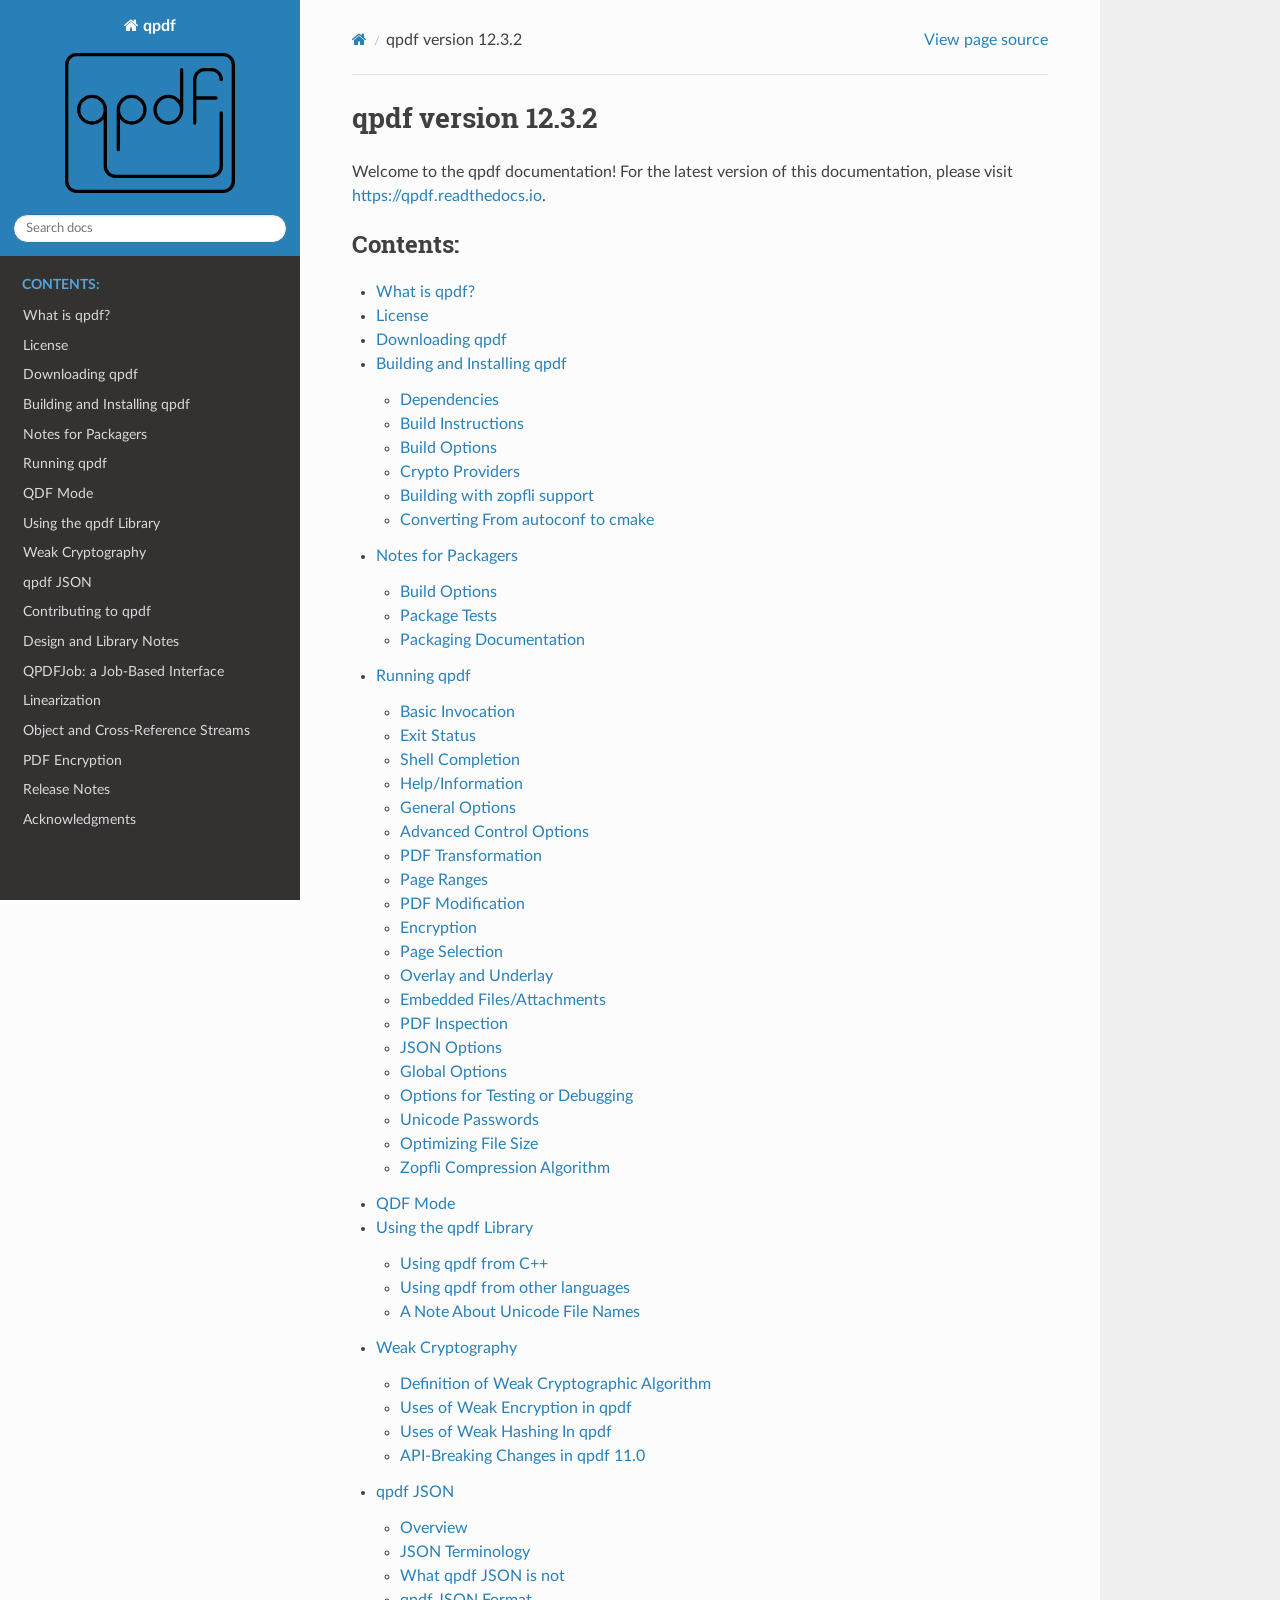
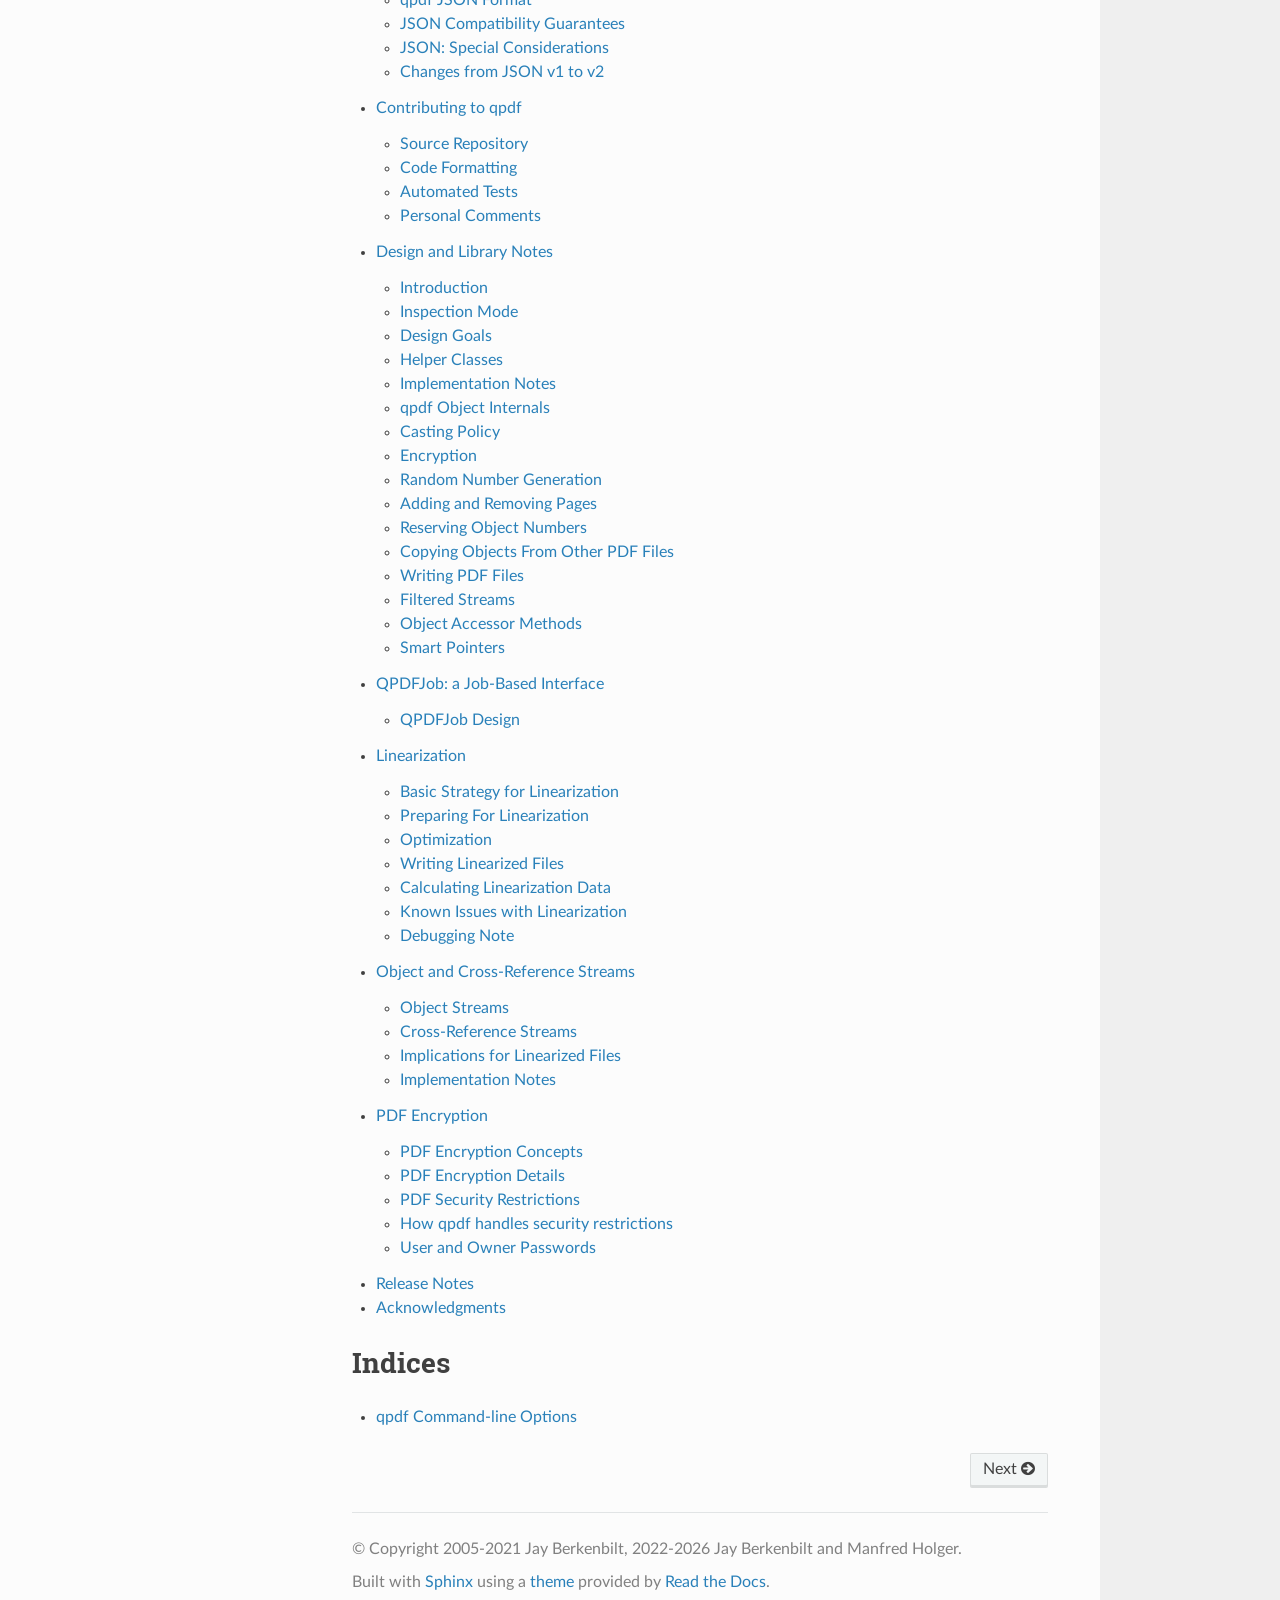
<file: books/qpdf-12.3.2-msvc64/share/doc/qpdf/manual-html/index.html>
<!DOCTYPE html>
<html class="writer-html5" lang="en" data-content_root="./">
<head>
  <meta charset="utf-8" /><meta name="viewport" content="width=device-width, initial-scale=1" />

  <meta name="viewport" content="width=device-width, initial-scale=1.0" />
  <title>qpdf version 12.3.2 &mdash; qpdf 12.3.2 documentation</title>
      <link rel="stylesheet" type="text/css" href="_static/pygments.css?v=80d5e7a1" />
      <link rel="stylesheet" type="text/css" href="_static/css/theme.css?v=9edc463e" />
      <link rel="stylesheet" type="text/css" href="_static/css/wraptable.css?v=846ecf4c" />

  
      <script src="_static/jquery.js?v=5d32c60e"></script>
      <script src="_static/_sphinx_javascript_frameworks_compat.js?v=2cd50e6c"></script>
      <script src="_static/documentation_options.js?v=133720b1"></script>
      <script src="_static/doctools.js?v=fd6eb6e6"></script>
      <script src="_static/sphinx_highlight.js?v=6ffebe34"></script>
    <script src="_static/js/theme.js"></script>
    <link rel="index" title="Index" href="genindex.html" />
    <link rel="search" title="Search" href="search.html" />
    <link rel="next" title="What is qpdf?" href="overview.html" /> 
</head>

<body class="wy-body-for-nav"> 
  <div class="wy-grid-for-nav">
    <nav data-toggle="wy-nav-shift" class="wy-nav-side">
      <div class="wy-side-scroll">
        <div class="wy-side-nav-search" >

          
          
          <a href="#" class="icon icon-home">
            qpdf
              <img src="_static/qpdf.svg" class="logo" alt="Logo"/>
          </a>
<div role="search">
  <form id="rtd-search-form" class="wy-form" action="search.html" method="get">
    <input type="text" name="q" placeholder="Search docs" aria-label="Search docs" />
    <input type="hidden" name="check_keywords" value="yes" />
    <input type="hidden" name="area" value="default" />
  </form>
</div>
        </div><div class="wy-menu wy-menu-vertical" data-spy="affix" role="navigation" aria-label="Navigation menu">
              <p class="caption" role="heading"><span class="caption-text">Contents:</span></p>
<ul>
<li class="toctree-l1"><a class="reference internal" href="overview.html">What is qpdf?</a></li>
<li class="toctree-l1"><a class="reference internal" href="license.html">License</a></li>
<li class="toctree-l1"><a class="reference internal" href="download.html">Downloading qpdf</a></li>
<li class="toctree-l1"><a class="reference internal" href="installation.html">Building and Installing qpdf</a></li>
<li class="toctree-l1"><a class="reference internal" href="packaging.html">Notes for Packagers</a></li>
<li class="toctree-l1"><a class="reference internal" href="cli.html">Running qpdf</a></li>
<li class="toctree-l1"><a class="reference internal" href="qdf.html">QDF Mode</a></li>
<li class="toctree-l1"><a class="reference internal" href="library.html">Using the qpdf Library</a></li>
<li class="toctree-l1"><a class="reference internal" href="weak-crypto.html">Weak Cryptography</a></li>
<li class="toctree-l1"><a class="reference internal" href="json.html">qpdf JSON</a></li>
<li class="toctree-l1"><a class="reference internal" href="contributing.html">Contributing to qpdf</a></li>
<li class="toctree-l1"><a class="reference internal" href="design.html">Design and Library Notes</a></li>
<li class="toctree-l1"><a class="reference internal" href="qpdf-job.html">QPDFJob: a Job-Based Interface</a></li>
<li class="toctree-l1"><a class="reference internal" href="linearization.html">Linearization</a></li>
<li class="toctree-l1"><a class="reference internal" href="object-streams.html">Object and Cross-Reference Streams</a></li>
<li class="toctree-l1"><a class="reference internal" href="encryption.html">PDF Encryption</a></li>
<li class="toctree-l1"><a class="reference internal" href="release-notes.html">Release Notes</a></li>
<li class="toctree-l1"><a class="reference internal" href="acknowledgement.html">Acknowledgments</a></li>
</ul>

        </div>
      </div>
    </nav>

    <section data-toggle="wy-nav-shift" class="wy-nav-content-wrap"><nav class="wy-nav-top" aria-label="Mobile navigation menu" >
          <i data-toggle="wy-nav-top" class="fa fa-bars"></i>
          <a href="#">qpdf</a>
      </nav>

      <div class="wy-nav-content">
        <div class="rst-content">
          <div role="navigation" aria-label="Page navigation">
  <ul class="wy-breadcrumbs">
      <li><a href="#" class="icon icon-home" aria-label="Home"></a></li>
      <li class="breadcrumb-item active">qpdf version 12.3.2</li>
      <li class="wy-breadcrumbs-aside">
            <a href="_sources/index.rst.txt" rel="nofollow"> View page source</a>
      </li>
  </ul>
  <hr/>
</div>
          <div role="main" class="document" itemscope="itemscope" itemtype="http://schema.org/Article">
           <div itemprop="articleBody">
             
  <section id="qpdf-version-release">
<h1>qpdf version 12.3.2<a class="headerlink" href="#qpdf-version-release" title="Link to this heading"></a></h1>
<p>Welcome to the qpdf documentation! For the latest version of this
documentation, please visit <a class="reference external" href="https://qpdf.readthedocs.io">https://qpdf.readthedocs.io</a>.</p>
<div class="toctree-wrapper compound">
<p class="caption" role="heading"><span class="caption-text">Contents:</span></p>
<ul>
<li class="toctree-l1"><a class="reference internal" href="overview.html">What is qpdf?</a></li>
<li class="toctree-l1"><a class="reference internal" href="license.html">License</a></li>
<li class="toctree-l1"><a class="reference internal" href="download.html">Downloading qpdf</a></li>
<li class="toctree-l1"><a class="reference internal" href="installation.html">Building and Installing qpdf</a><ul>
<li class="toctree-l2"><a class="reference internal" href="installation.html#dependencies">Dependencies</a></li>
<li class="toctree-l2"><a class="reference internal" href="installation.html#build-instructions">Build Instructions</a></li>
<li class="toctree-l2"><a class="reference internal" href="installation.html#build-options">Build Options</a></li>
<li class="toctree-l2"><a class="reference internal" href="installation.html#crypto-providers">Crypto Providers</a></li>
<li class="toctree-l2"><a class="reference internal" href="installation.html#building-with-zopfli-support">Building with zopfli support</a></li>
<li class="toctree-l2"><a class="reference internal" href="installation.html#converting-from-autoconf-to-cmake">Converting From autoconf to cmake</a></li>
</ul>
</li>
<li class="toctree-l1"><a class="reference internal" href="packaging.html">Notes for Packagers</a><ul>
<li class="toctree-l2"><a class="reference internal" href="packaging.html#build-options">Build Options</a></li>
<li class="toctree-l2"><a class="reference internal" href="packaging.html#package-tests">Package Tests</a></li>
<li class="toctree-l2"><a class="reference internal" href="packaging.html#packaging-documentation">Packaging Documentation</a></li>
</ul>
</li>
<li class="toctree-l1"><a class="reference internal" href="cli.html">Running qpdf</a><ul>
<li class="toctree-l2"><a class="reference internal" href="cli.html#basic-invocation">Basic Invocation</a></li>
<li class="toctree-l2"><a class="reference internal" href="cli.html#exit-status">Exit Status</a></li>
<li class="toctree-l2"><a class="reference internal" href="cli.html#shell-completion">Shell Completion</a></li>
<li class="toctree-l2"><a class="reference internal" href="cli.html#help-information">Help/Information</a></li>
<li class="toctree-l2"><a class="reference internal" href="cli.html#general-options">General Options</a></li>
<li class="toctree-l2"><a class="reference internal" href="cli.html#advanced-control-options">Advanced Control Options</a></li>
<li class="toctree-l2"><a class="reference internal" href="cli.html#pdf-transformation">PDF Transformation</a></li>
<li class="toctree-l2"><a class="reference internal" href="cli.html#page-ranges">Page Ranges</a></li>
<li class="toctree-l2"><a class="reference internal" href="cli.html#pdf-modification">PDF Modification</a></li>
<li class="toctree-l2"><a class="reference internal" href="cli.html#encryption">Encryption</a></li>
<li class="toctree-l2"><a class="reference internal" href="cli.html#page-selection">Page Selection</a></li>
<li class="toctree-l2"><a class="reference internal" href="cli.html#overlay-and-underlay">Overlay and Underlay</a></li>
<li class="toctree-l2"><a class="reference internal" href="cli.html#embedded-files-attachments">Embedded Files/Attachments</a></li>
<li class="toctree-l2"><a class="reference internal" href="cli.html#pdf-inspection">PDF Inspection</a></li>
<li class="toctree-l2"><a class="reference internal" href="cli.html#json-options">JSON Options</a></li>
<li class="toctree-l2"><a class="reference internal" href="cli.html#global-options">Global Options</a></li>
<li class="toctree-l2"><a class="reference internal" href="cli.html#options-for-testing-or-debugging">Options for Testing or Debugging</a></li>
<li class="toctree-l2"><a class="reference internal" href="cli.html#unicode-passwords">Unicode Passwords</a></li>
<li class="toctree-l2"><a class="reference internal" href="cli.html#optimizing-file-size">Optimizing File Size</a></li>
<li class="toctree-l2"><a class="reference internal" href="cli.html#zopfli-compression-algorithm">Zopfli Compression Algorithm</a></li>
</ul>
</li>
<li class="toctree-l1"><a class="reference internal" href="qdf.html">QDF Mode</a></li>
<li class="toctree-l1"><a class="reference internal" href="library.html">Using the qpdf Library</a><ul>
<li class="toctree-l2"><a class="reference internal" href="library.html#using-qpdf-from-c">Using qpdf from C++</a></li>
<li class="toctree-l2"><a class="reference internal" href="library.html#using-qpdf-from-other-languages">Using qpdf from other languages</a></li>
<li class="toctree-l2"><a class="reference internal" href="library.html#a-note-about-unicode-file-names">A Note About Unicode File Names</a></li>
</ul>
</li>
<li class="toctree-l1"><a class="reference internal" href="weak-crypto.html">Weak Cryptography</a><ul>
<li class="toctree-l2"><a class="reference internal" href="weak-crypto.html#definition-of-weak-cryptographic-algorithm">Definition of Weak Cryptographic Algorithm</a></li>
<li class="toctree-l2"><a class="reference internal" href="weak-crypto.html#uses-of-weak-encryption-in-qpdf">Uses of Weak Encryption in qpdf</a></li>
<li class="toctree-l2"><a class="reference internal" href="weak-crypto.html#uses-of-weak-hashing-in-qpdf">Uses of Weak Hashing In qpdf</a></li>
<li class="toctree-l2"><a class="reference internal" href="weak-crypto.html#api-breaking-changes-in-qpdf-11-0">API-Breaking Changes in qpdf 11.0</a></li>
</ul>
</li>
<li class="toctree-l1"><a class="reference internal" href="json.html">qpdf JSON</a><ul>
<li class="toctree-l2"><a class="reference internal" href="json.html#overview">Overview</a></li>
<li class="toctree-l2"><a class="reference internal" href="json.html#json-terminology">JSON Terminology</a></li>
<li class="toctree-l2"><a class="reference internal" href="json.html#what-qpdf-json-is-not">What qpdf JSON is not</a></li>
<li class="toctree-l2"><a class="reference internal" href="json.html#qpdf-json-format">qpdf JSON Format</a></li>
<li class="toctree-l2"><a class="reference internal" href="json.html#json-compatibility-guarantees">JSON Compatibility Guarantees</a></li>
<li class="toctree-l2"><a class="reference internal" href="json.html#json-special-considerations">JSON: Special Considerations</a></li>
<li class="toctree-l2"><a class="reference internal" href="json.html#changes-from-json-v1-to-v2">Changes from JSON v1 to v2</a></li>
</ul>
</li>
<li class="toctree-l1"><a class="reference internal" href="contributing.html">Contributing to qpdf</a><ul>
<li class="toctree-l2"><a class="reference internal" href="contributing.html#source-repository">Source Repository</a></li>
<li class="toctree-l2"><a class="reference internal" href="contributing.html#code-formatting">Code Formatting</a></li>
<li class="toctree-l2"><a class="reference internal" href="contributing.html#automated-tests">Automated Tests</a></li>
<li class="toctree-l2"><a class="reference internal" href="contributing.html#personal-comments">Personal Comments</a></li>
</ul>
</li>
<li class="toctree-l1"><a class="reference internal" href="design.html">Design and Library Notes</a><ul>
<li class="toctree-l2"><a class="reference internal" href="design.html#introduction">Introduction</a></li>
<li class="toctree-l2"><a class="reference internal" href="design.html#inspection-mode">Inspection Mode</a></li>
<li class="toctree-l2"><a class="reference internal" href="design.html#design-goals">Design Goals</a></li>
<li class="toctree-l2"><a class="reference internal" href="design.html#helper-classes">Helper Classes</a></li>
<li class="toctree-l2"><a class="reference internal" href="design.html#implementation-notes">Implementation Notes</a></li>
<li class="toctree-l2"><a class="reference internal" href="design.html#qpdf-object-internals">qpdf Object Internals</a></li>
<li class="toctree-l2"><a class="reference internal" href="design.html#casting-policy">Casting Policy</a></li>
<li class="toctree-l2"><a class="reference internal" href="design.html#encryption">Encryption</a></li>
<li class="toctree-l2"><a class="reference internal" href="design.html#random-number-generation">Random Number Generation</a></li>
<li class="toctree-l2"><a class="reference internal" href="design.html#adding-and-removing-pages">Adding and Removing Pages</a></li>
<li class="toctree-l2"><a class="reference internal" href="design.html#reserving-object-numbers">Reserving Object Numbers</a></li>
<li class="toctree-l2"><a class="reference internal" href="design.html#copying-objects-from-other-pdf-files">Copying Objects From Other PDF Files</a></li>
<li class="toctree-l2"><a class="reference internal" href="design.html#writing-pdf-files">Writing PDF Files</a></li>
<li class="toctree-l2"><a class="reference internal" href="design.html#filtered-streams">Filtered Streams</a></li>
<li class="toctree-l2"><a class="reference internal" href="design.html#object-accessor-methods">Object Accessor Methods</a></li>
<li class="toctree-l2"><a class="reference internal" href="design.html#smart-pointers">Smart Pointers</a></li>
</ul>
</li>
<li class="toctree-l1"><a class="reference internal" href="qpdf-job.html">QPDFJob: a Job-Based Interface</a><ul>
<li class="toctree-l2"><a class="reference internal" href="qpdf-job.html#id1">QPDFJob Design</a></li>
</ul>
</li>
<li class="toctree-l1"><a class="reference internal" href="linearization.html">Linearization</a><ul>
<li class="toctree-l2"><a class="reference internal" href="linearization.html#basic-strategy-for-linearization">Basic Strategy for Linearization</a></li>
<li class="toctree-l2"><a class="reference internal" href="linearization.html#preparing-for-linearization">Preparing For Linearization</a></li>
<li class="toctree-l2"><a class="reference internal" href="linearization.html#optimization">Optimization</a></li>
<li class="toctree-l2"><a class="reference internal" href="linearization.html#writing-linearized-files">Writing Linearized Files</a></li>
<li class="toctree-l2"><a class="reference internal" href="linearization.html#calculating-linearization-data">Calculating Linearization Data</a></li>
<li class="toctree-l2"><a class="reference internal" href="linearization.html#known-issues-with-linearization">Known Issues with Linearization</a></li>
<li class="toctree-l2"><a class="reference internal" href="linearization.html#debugging-note">Debugging Note</a></li>
</ul>
</li>
<li class="toctree-l1"><a class="reference internal" href="object-streams.html">Object and Cross-Reference Streams</a><ul>
<li class="toctree-l2"><a class="reference internal" href="object-streams.html#object-streams">Object Streams</a></li>
<li class="toctree-l2"><a class="reference internal" href="object-streams.html#cross-reference-streams">Cross-Reference Streams</a></li>
<li class="toctree-l2"><a class="reference internal" href="object-streams.html#implications-for-linearized-files">Implications for Linearized Files</a></li>
<li class="toctree-l2"><a class="reference internal" href="object-streams.html#implementation-notes">Implementation Notes</a></li>
</ul>
</li>
<li class="toctree-l1"><a class="reference internal" href="encryption.html">PDF Encryption</a><ul>
<li class="toctree-l2"><a class="reference internal" href="encryption.html#pdf-encryption-concepts">PDF Encryption Concepts</a></li>
<li class="toctree-l2"><a class="reference internal" href="encryption.html#pdf-encryption-details">PDF Encryption Details</a></li>
<li class="toctree-l2"><a class="reference internal" href="encryption.html#pdf-security-restrictions">PDF Security Restrictions</a></li>
<li class="toctree-l2"><a class="reference internal" href="encryption.html#how-qpdf-handles-security-restrictions">How qpdf handles security restrictions</a></li>
<li class="toctree-l2"><a class="reference internal" href="encryption.html#user-and-owner-passwords">User and Owner Passwords</a></li>
</ul>
</li>
<li class="toctree-l1"><a class="reference internal" href="release-notes.html">Release Notes</a></li>
<li class="toctree-l1"><a class="reference internal" href="acknowledgement.html">Acknowledgments</a></li>
</ul>
</div>
</section>
<section id="indices">
<h1>Indices<a class="headerlink" href="#indices" title="Link to this heading"></a></h1>
<ul class="simple">
<li><p><a class="reference internal" href="qpdf-options.html"><span class="std std-ref">qpdf Command-line Options</span></a></p></li>
</ul>
</section>


           </div>
          </div>
          <footer><div class="rst-footer-buttons" role="navigation" aria-label="Footer">
        <a href="overview.html" class="btn btn-neutral float-right" title="What is qpdf?" accesskey="n" rel="next">Next <span class="fa fa-arrow-circle-right" aria-hidden="true"></span></a>
    </div>

  <hr/>

  <div role="contentinfo">
    <p>&#169; Copyright 2005-2021 Jay Berkenbilt, 2022-2026 Jay Berkenbilt and Manfred Holger.</p>
  </div>

  Built with <a href="https://www.sphinx-doc.org/">Sphinx</a> using a
    <a href="https://github.com/readthedocs/sphinx_rtd_theme">theme</a>
    provided by <a href="https://readthedocs.org">Read the Docs</a>.
   

</footer>
        </div>
      </div>
    </section>
  </div>
  <script>
      jQuery(function () {
          SphinxRtdTheme.Navigation.enable(true);
      });
  </script> 

</body>
</html>
</file>
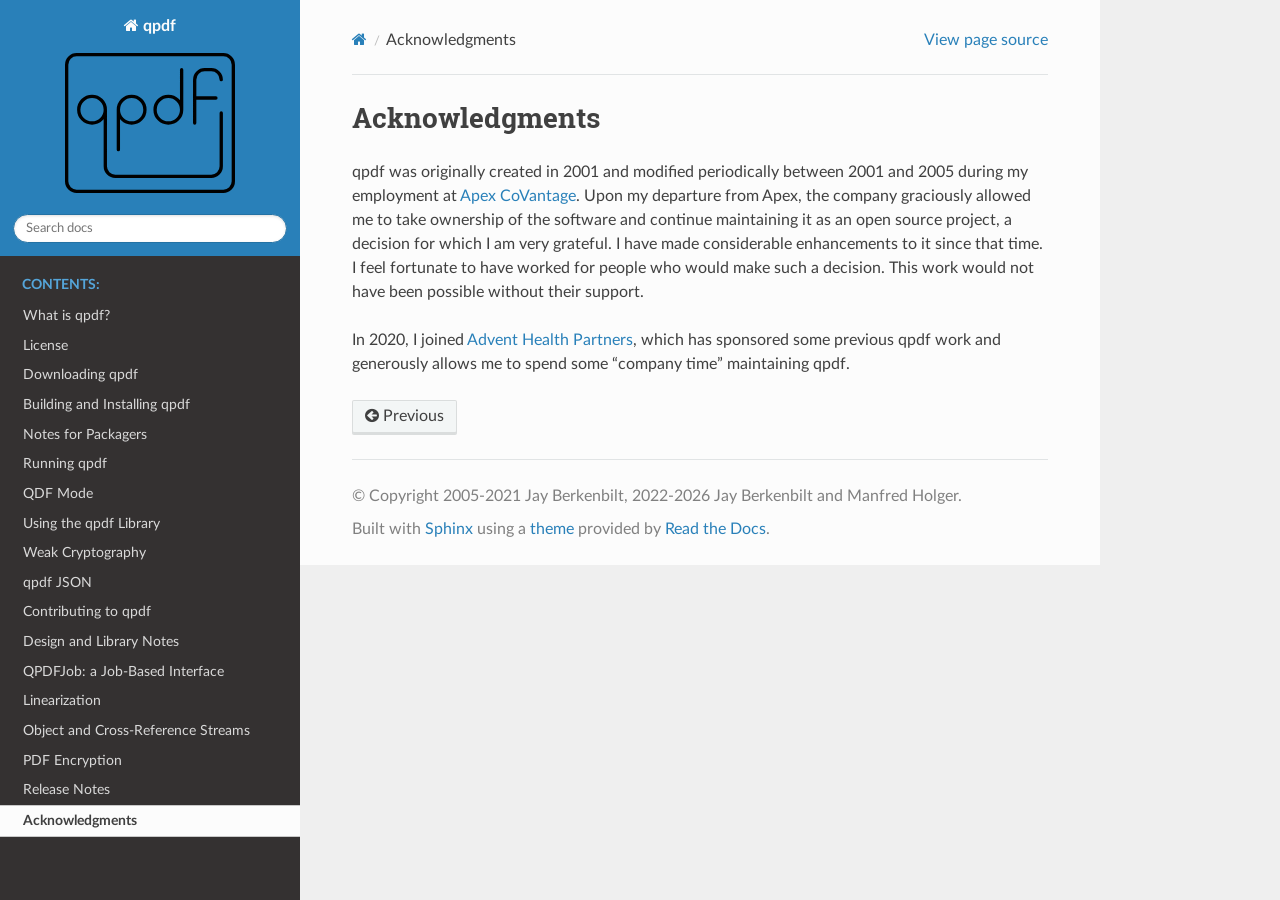
<file: books/qpdf-12.3.2-msvc64/share/doc/qpdf/manual-html/acknowledgement.html>
<!DOCTYPE html>
<html class="writer-html5" lang="en" data-content_root="./">
<head>
  <meta charset="utf-8" /><meta name="viewport" content="width=device-width, initial-scale=1" />

  <meta name="viewport" content="width=device-width, initial-scale=1.0" />
  <title>Acknowledgments &mdash; qpdf 12.3.2 documentation</title>
      <link rel="stylesheet" type="text/css" href="_static/pygments.css?v=80d5e7a1" />
      <link rel="stylesheet" type="text/css" href="_static/css/theme.css?v=9edc463e" />
      <link rel="stylesheet" type="text/css" href="_static/css/wraptable.css?v=846ecf4c" />

  
      <script src="_static/jquery.js?v=5d32c60e"></script>
      <script src="_static/_sphinx_javascript_frameworks_compat.js?v=2cd50e6c"></script>
      <script src="_static/documentation_options.js?v=133720b1"></script>
      <script src="_static/doctools.js?v=fd6eb6e6"></script>
      <script src="_static/sphinx_highlight.js?v=6ffebe34"></script>
    <script src="_static/js/theme.js"></script>
    <link rel="index" title="Index" href="genindex.html" />
    <link rel="search" title="Search" href="search.html" />
    <link rel="prev" title="Release Notes" href="release-notes.html" /> 
</head>

<body class="wy-body-for-nav"> 
  <div class="wy-grid-for-nav">
    <nav data-toggle="wy-nav-shift" class="wy-nav-side">
      <div class="wy-side-scroll">
        <div class="wy-side-nav-search" >

          
          
          <a href="index.html" class="icon icon-home">
            qpdf
              <img src="_static/qpdf.svg" class="logo" alt="Logo"/>
          </a>
<div role="search">
  <form id="rtd-search-form" class="wy-form" action="search.html" method="get">
    <input type="text" name="q" placeholder="Search docs" aria-label="Search docs" />
    <input type="hidden" name="check_keywords" value="yes" />
    <input type="hidden" name="area" value="default" />
  </form>
</div>
        </div><div class="wy-menu wy-menu-vertical" data-spy="affix" role="navigation" aria-label="Navigation menu">
              <p class="caption" role="heading"><span class="caption-text">Contents:</span></p>
<ul class="current">
<li class="toctree-l1"><a class="reference internal" href="overview.html">What is qpdf?</a></li>
<li class="toctree-l1"><a class="reference internal" href="license.html">License</a></li>
<li class="toctree-l1"><a class="reference internal" href="download.html">Downloading qpdf</a></li>
<li class="toctree-l1"><a class="reference internal" href="installation.html">Building and Installing qpdf</a></li>
<li class="toctree-l1"><a class="reference internal" href="packaging.html">Notes for Packagers</a></li>
<li class="toctree-l1"><a class="reference internal" href="cli.html">Running qpdf</a></li>
<li class="toctree-l1"><a class="reference internal" href="qdf.html">QDF Mode</a></li>
<li class="toctree-l1"><a class="reference internal" href="library.html">Using the qpdf Library</a></li>
<li class="toctree-l1"><a class="reference internal" href="weak-crypto.html">Weak Cryptography</a></li>
<li class="toctree-l1"><a class="reference internal" href="json.html">qpdf JSON</a></li>
<li class="toctree-l1"><a class="reference internal" href="contributing.html">Contributing to qpdf</a></li>
<li class="toctree-l1"><a class="reference internal" href="design.html">Design and Library Notes</a></li>
<li class="toctree-l1"><a class="reference internal" href="qpdf-job.html">QPDFJob: a Job-Based Interface</a></li>
<li class="toctree-l1"><a class="reference internal" href="linearization.html">Linearization</a></li>
<li class="toctree-l1"><a class="reference internal" href="object-streams.html">Object and Cross-Reference Streams</a></li>
<li class="toctree-l1"><a class="reference internal" href="encryption.html">PDF Encryption</a></li>
<li class="toctree-l1"><a class="reference internal" href="release-notes.html">Release Notes</a></li>
<li class="toctree-l1 current"><a class="current reference internal" href="#">Acknowledgments</a></li>
</ul>

        </div>
      </div>
    </nav>

    <section data-toggle="wy-nav-shift" class="wy-nav-content-wrap"><nav class="wy-nav-top" aria-label="Mobile navigation menu" >
          <i data-toggle="wy-nav-top" class="fa fa-bars"></i>
          <a href="index.html">qpdf</a>
      </nav>

      <div class="wy-nav-content">
        <div class="rst-content">
          <div role="navigation" aria-label="Page navigation">
  <ul class="wy-breadcrumbs">
      <li><a href="index.html" class="icon icon-home" aria-label="Home"></a></li>
      <li class="breadcrumb-item active">Acknowledgments</li>
      <li class="wy-breadcrumbs-aside">
            <a href="_sources/acknowledgement.rst.txt" rel="nofollow"> View page source</a>
      </li>
  </ul>
  <hr/>
</div>
          <div role="main" class="document" itemscope="itemscope" itemtype="http://schema.org/Article">
           <div itemprop="articleBody">
             
  <section id="acknowledgments">
<span id="id1"></span><h1>Acknowledgments<a class="headerlink" href="#acknowledgments" title="Link to this heading"></a></h1>
<p>qpdf was originally created in 2001 and modified periodically between
2001 and 2005 during my employment at <a class="reference external" href="https://apexcovantage.com/">Apex CoVantage</a>. Upon my departure from Apex, the
company graciously allowed me to take ownership of the software and
continue maintaining it as an open source project, a decision for which I
am very grateful. I have made considerable enhancements to it since
that time. I feel fortunate to have worked for people who would make
such a decision. This work would not have been possible without their
support.</p>
<p>In 2020, I joined <a class="reference external" href="https://adventhp.com/">Advent Health Partners</a>,
which has sponsored some previous qpdf work and generously allows me
to spend some “company time” maintaining qpdf.</p>
</section>


           </div>
          </div>
          <footer><div class="rst-footer-buttons" role="navigation" aria-label="Footer">
        <a href="release-notes.html" class="btn btn-neutral float-left" title="Release Notes" accesskey="p" rel="prev"><span class="fa fa-arrow-circle-left" aria-hidden="true"></span> Previous</a>
    </div>

  <hr/>

  <div role="contentinfo">
    <p>&#169; Copyright 2005-2021 Jay Berkenbilt, 2022-2026 Jay Berkenbilt and Manfred Holger.</p>
  </div>

  Built with <a href="https://www.sphinx-doc.org/">Sphinx</a> using a
    <a href="https://github.com/readthedocs/sphinx_rtd_theme">theme</a>
    provided by <a href="https://readthedocs.org">Read the Docs</a>.
   

</footer>
        </div>
      </div>
    </section>
  </div>
  <script>
      jQuery(function () {
          SphinxRtdTheme.Navigation.enable(true);
      });
  </script> 

</body>
</html>
</file>
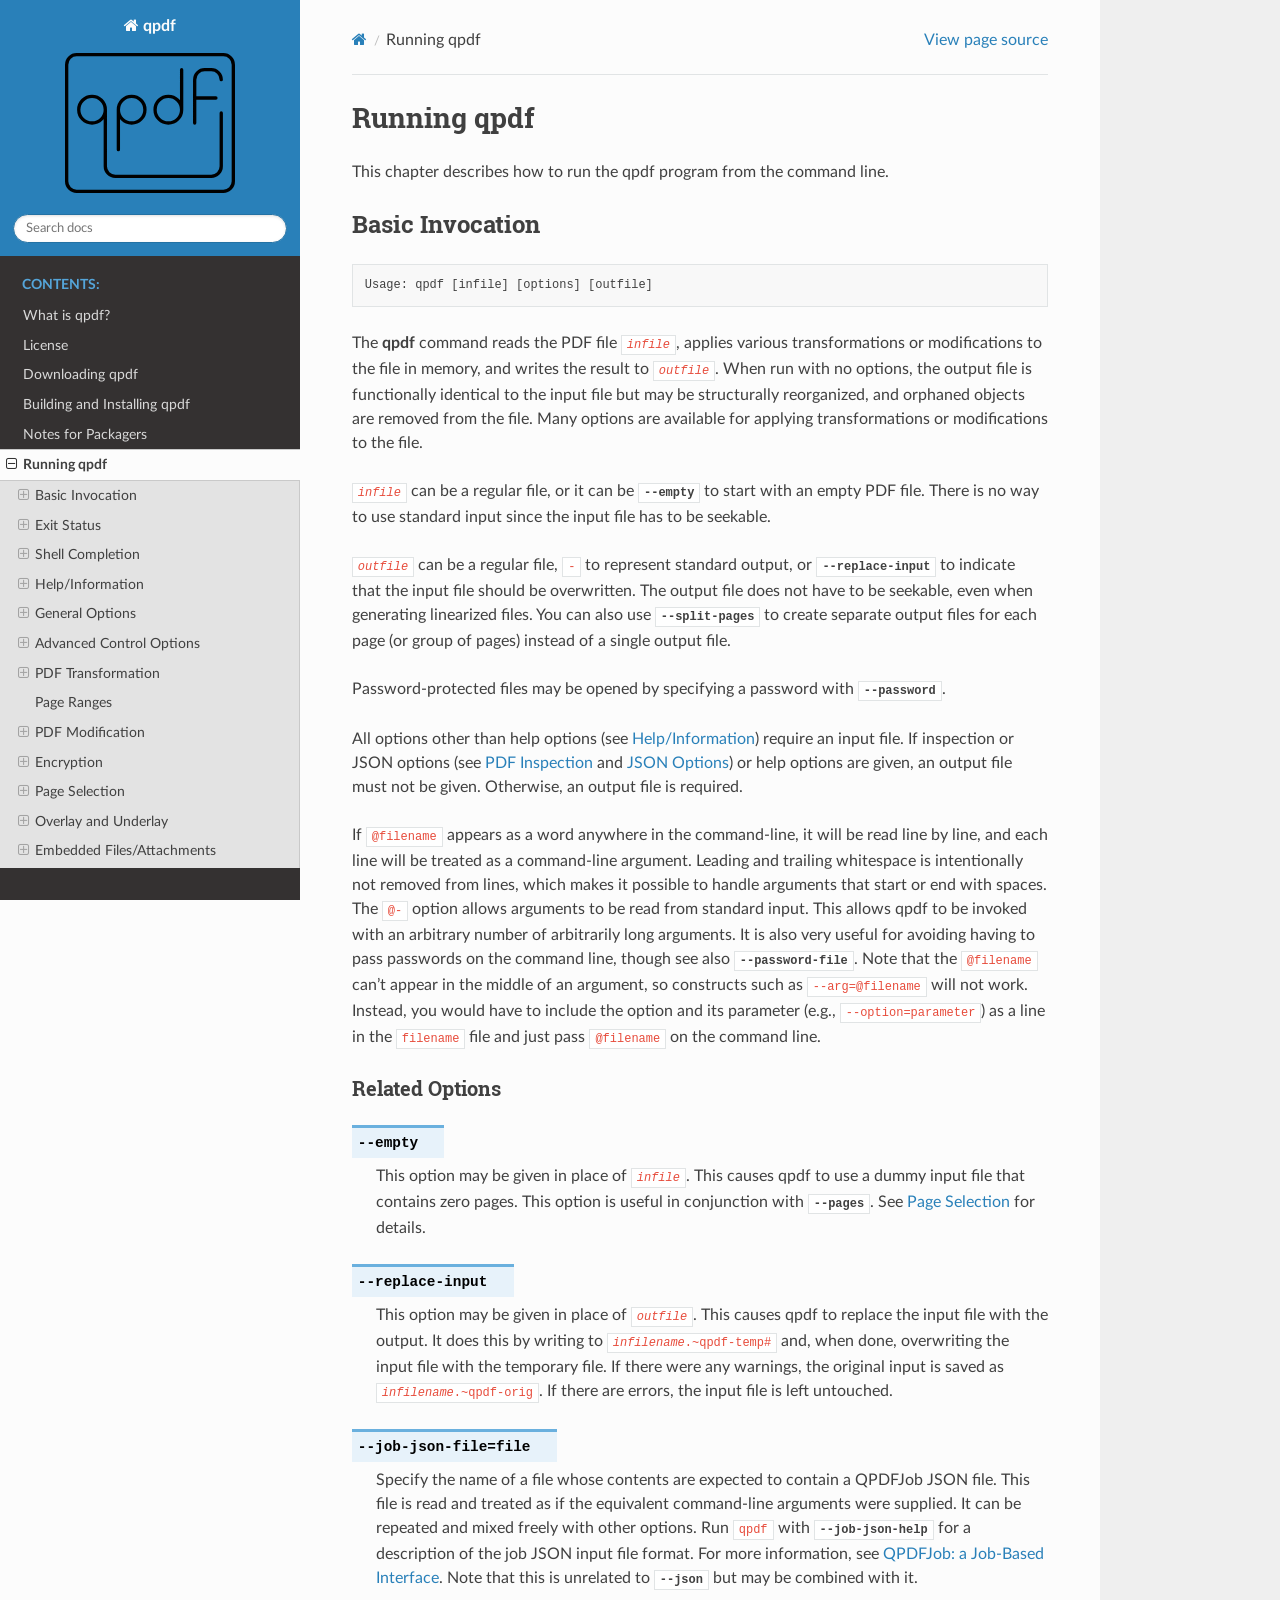
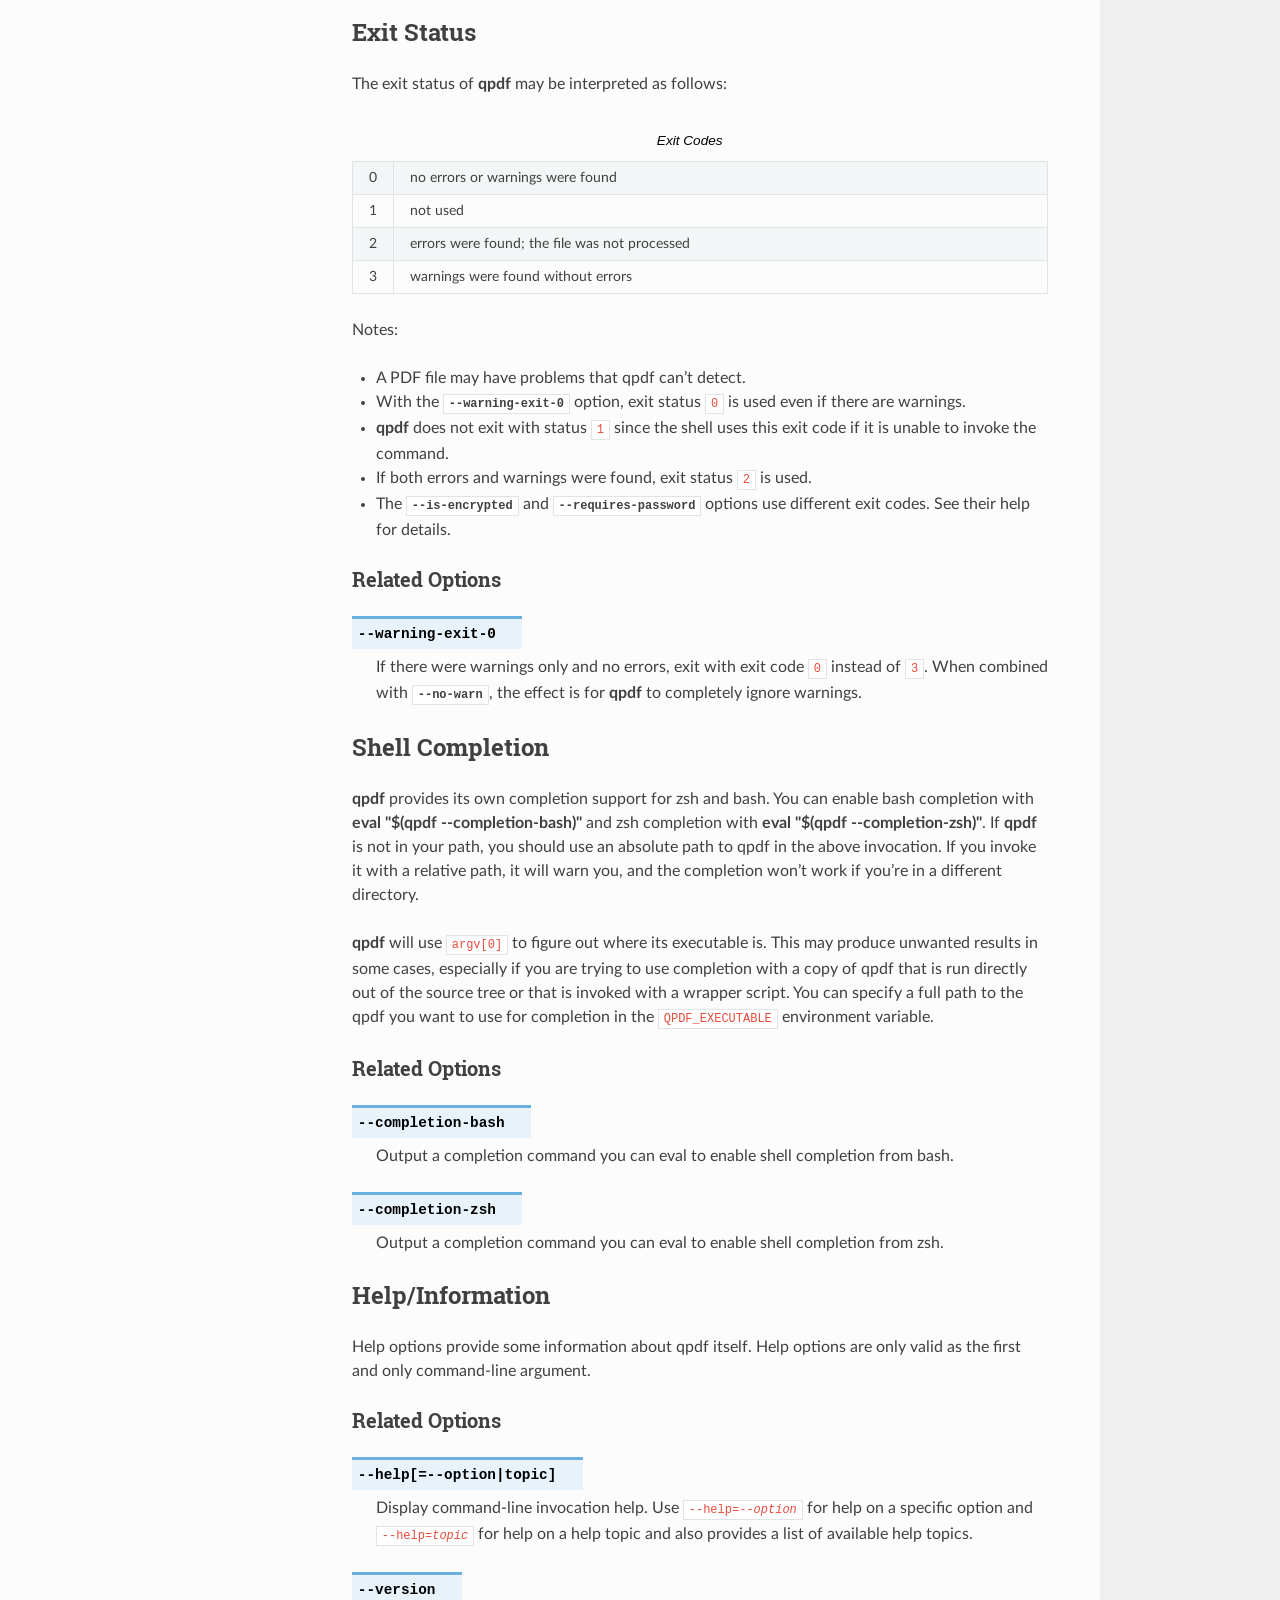
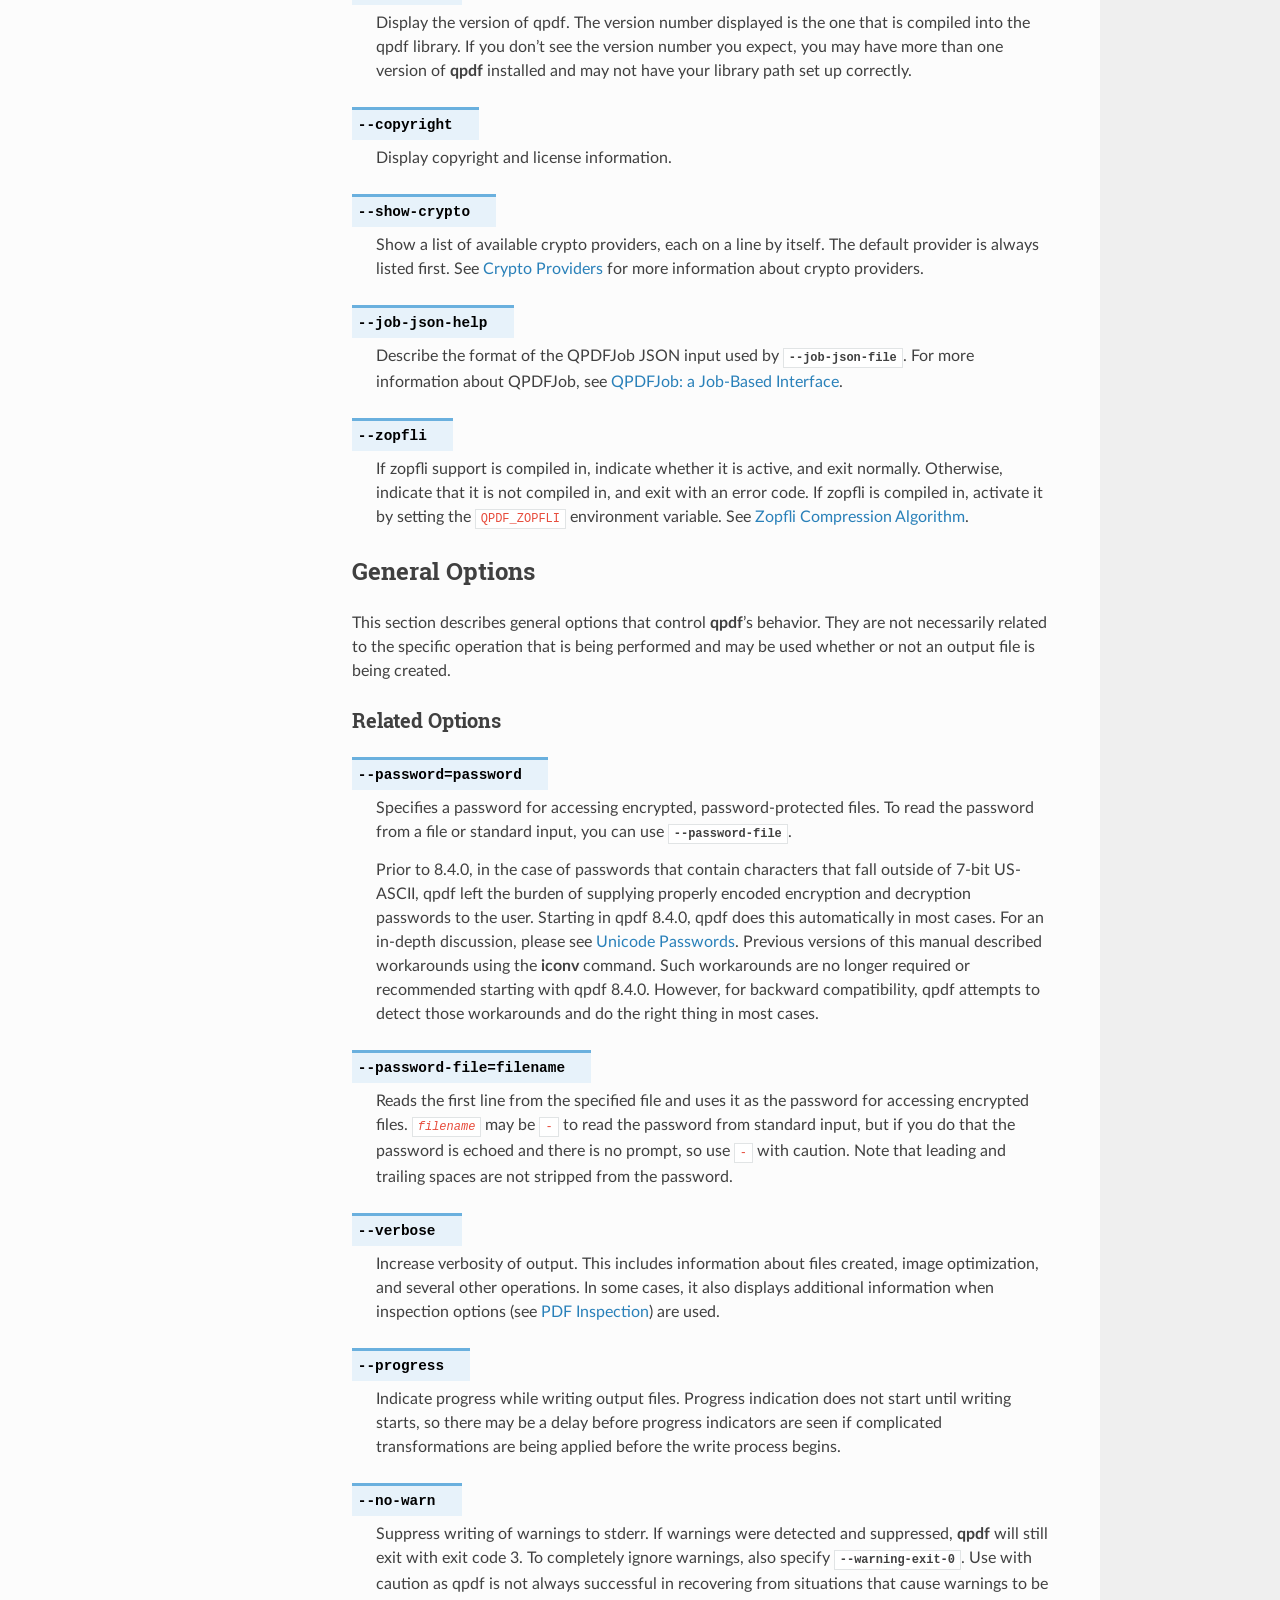
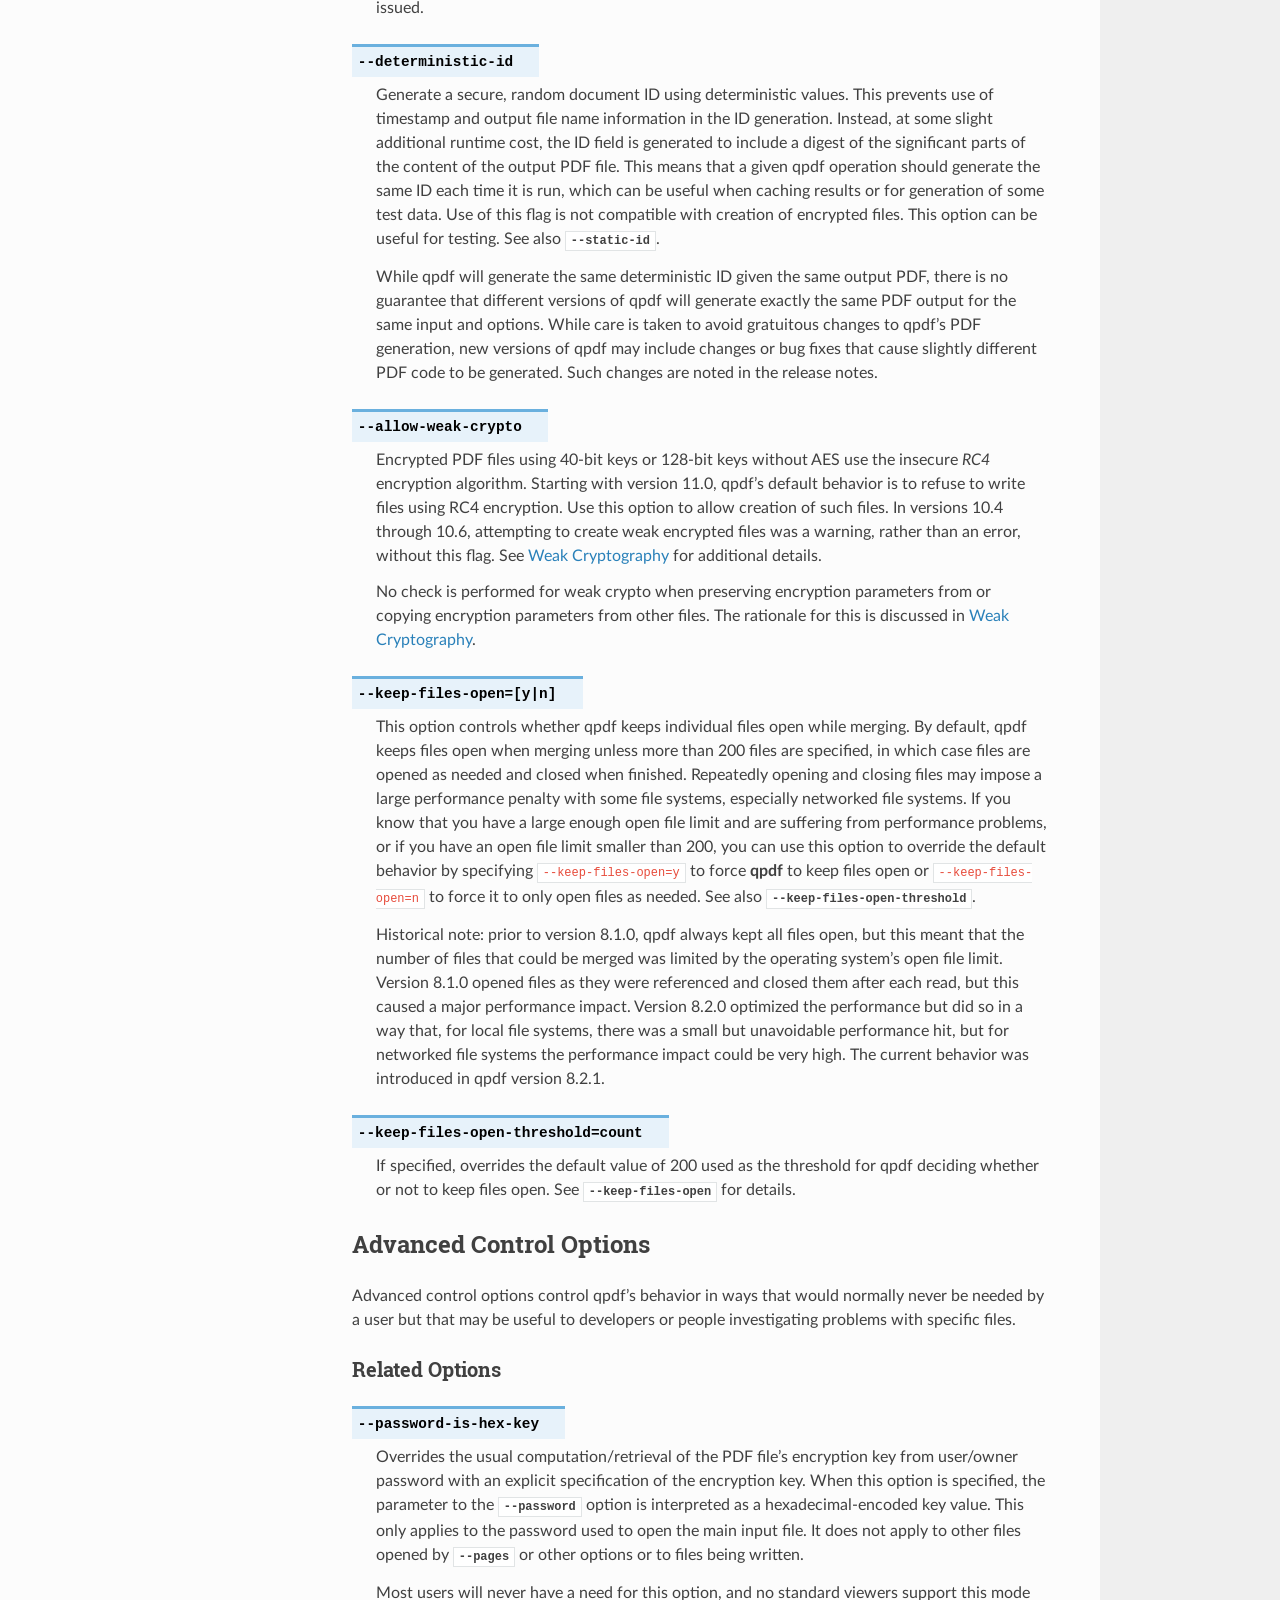
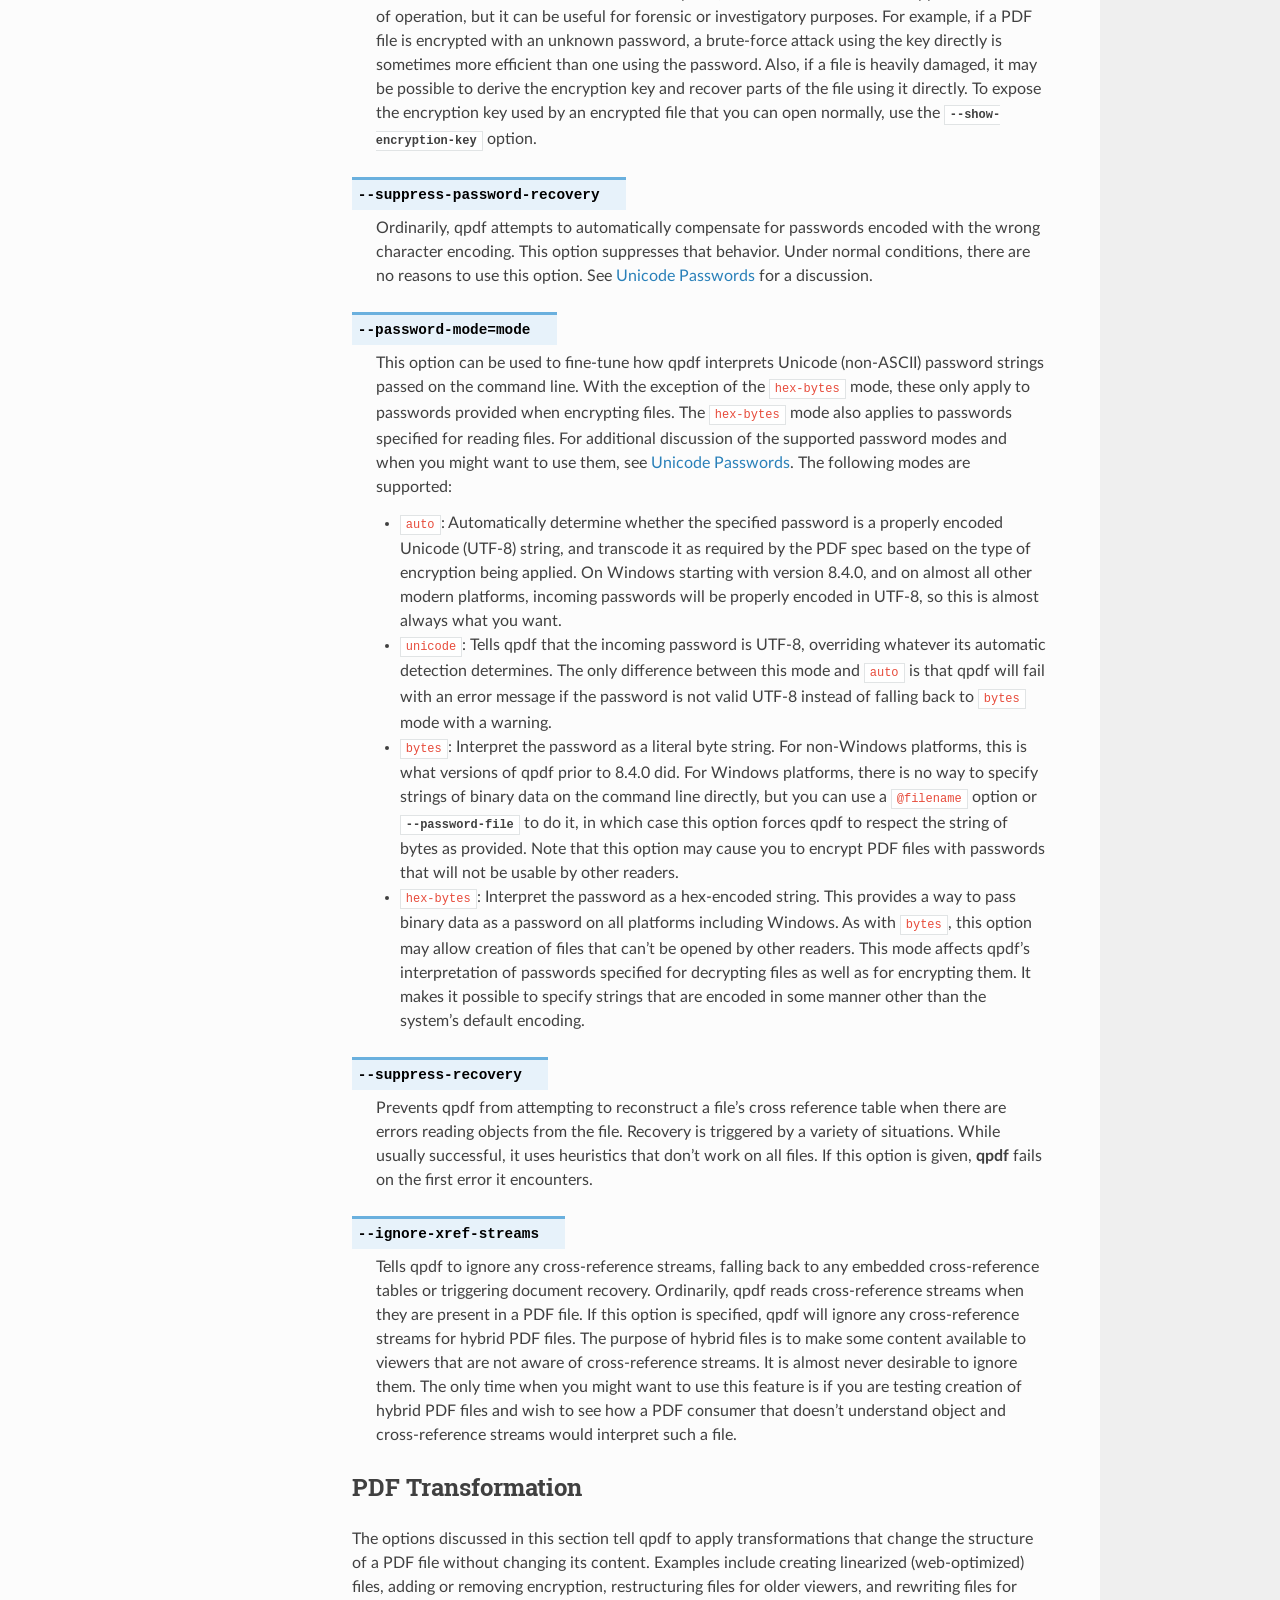
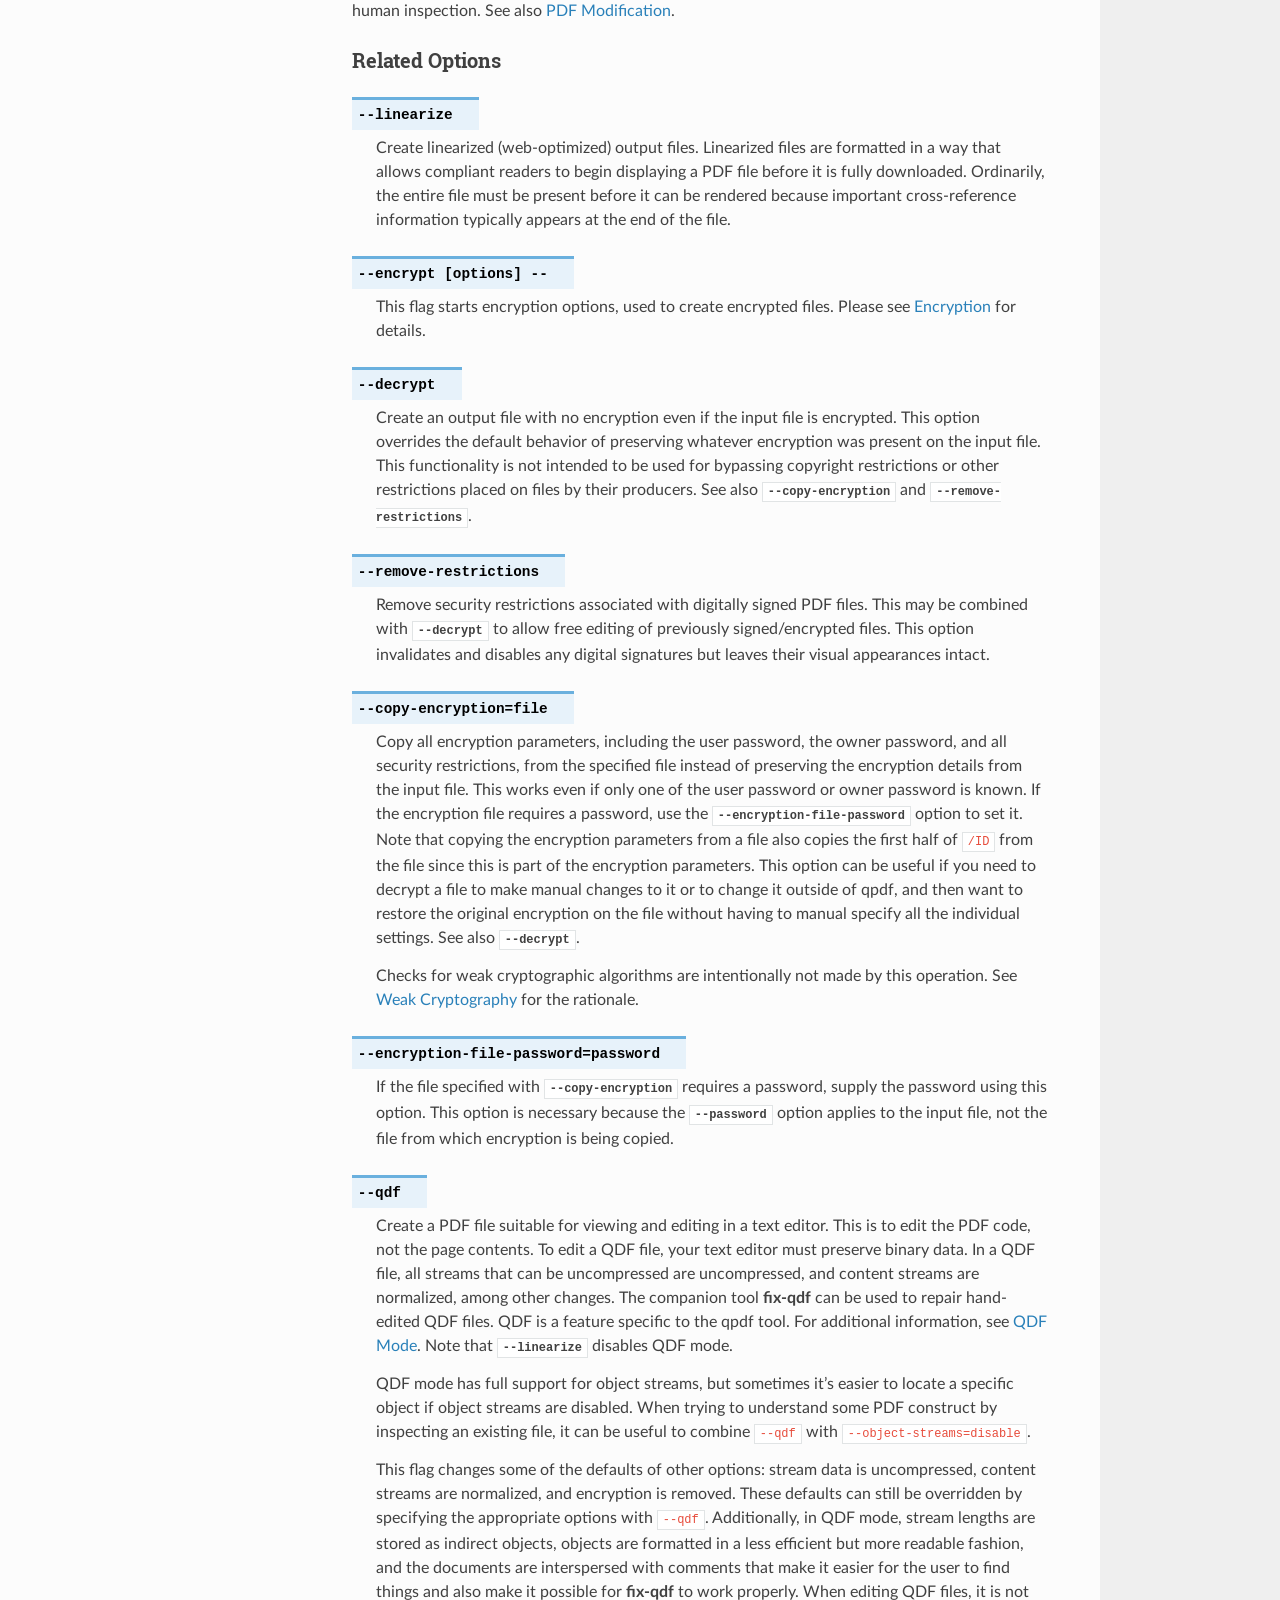
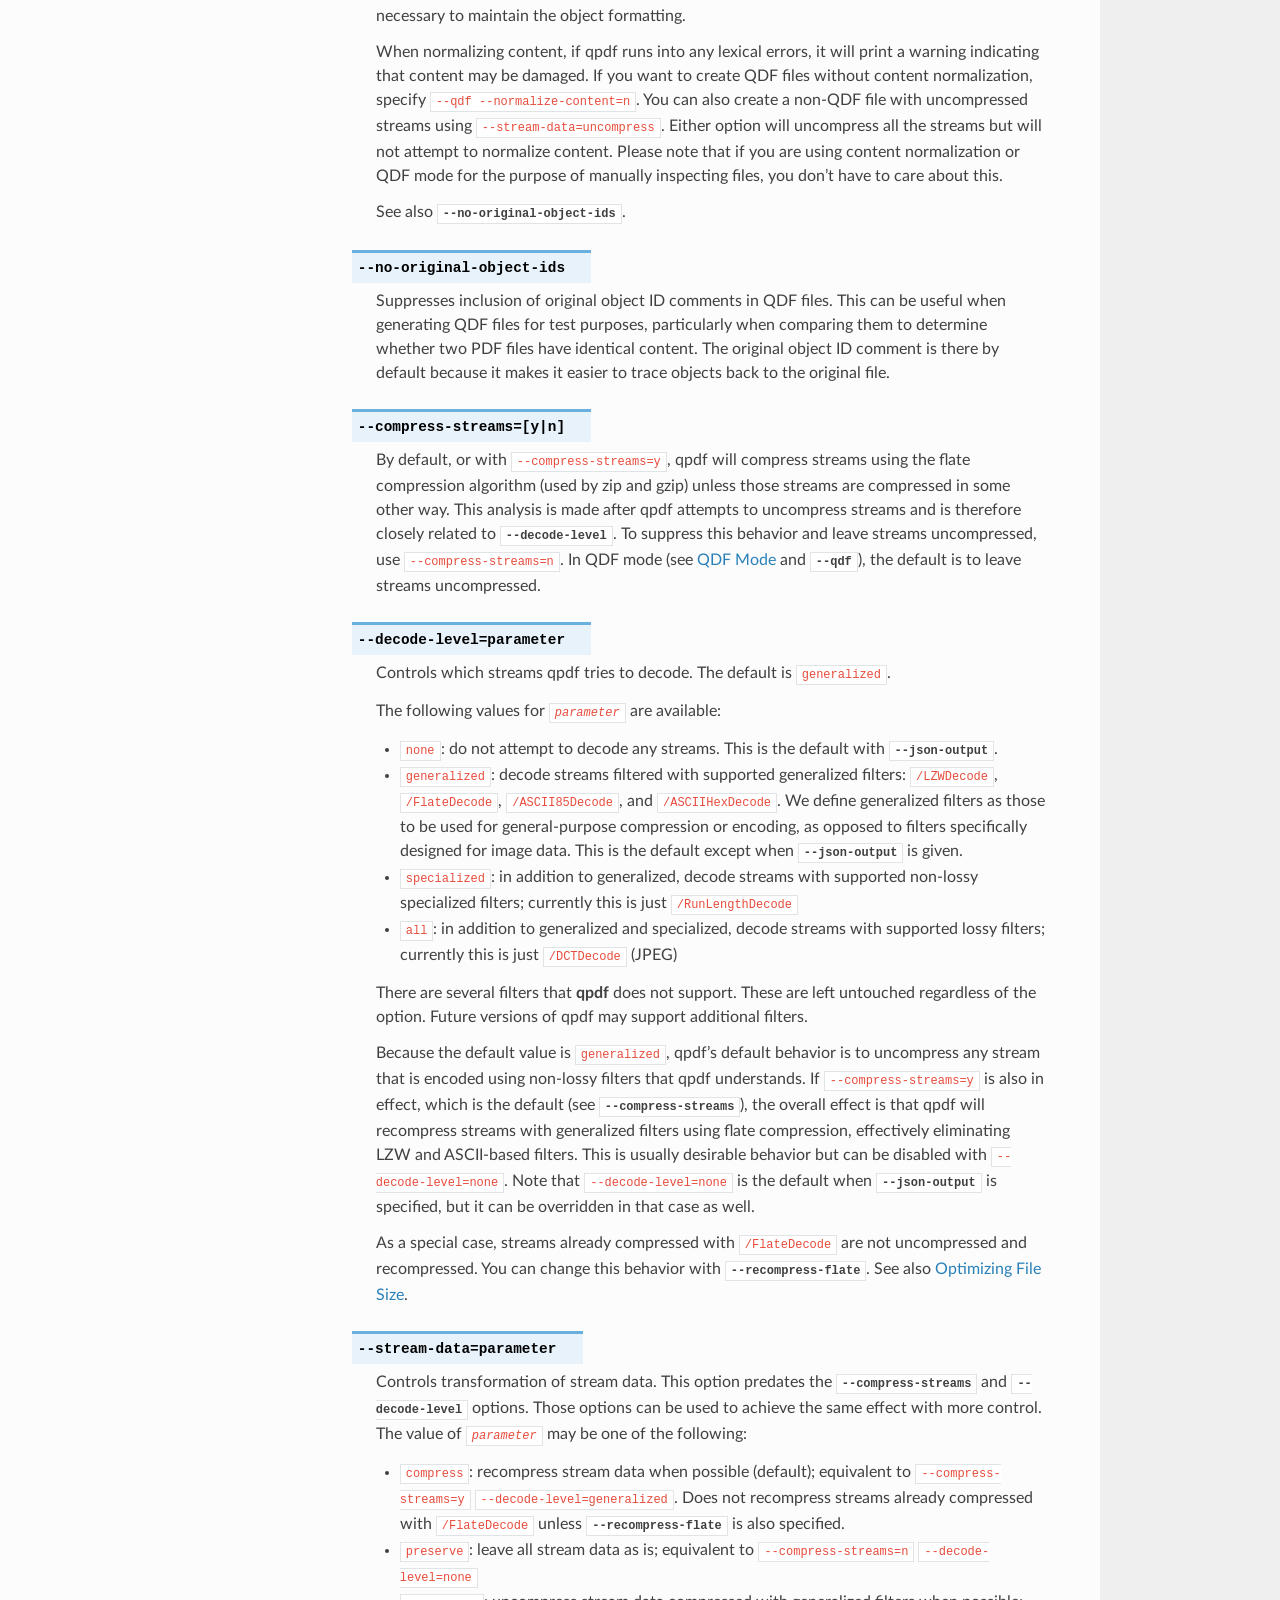
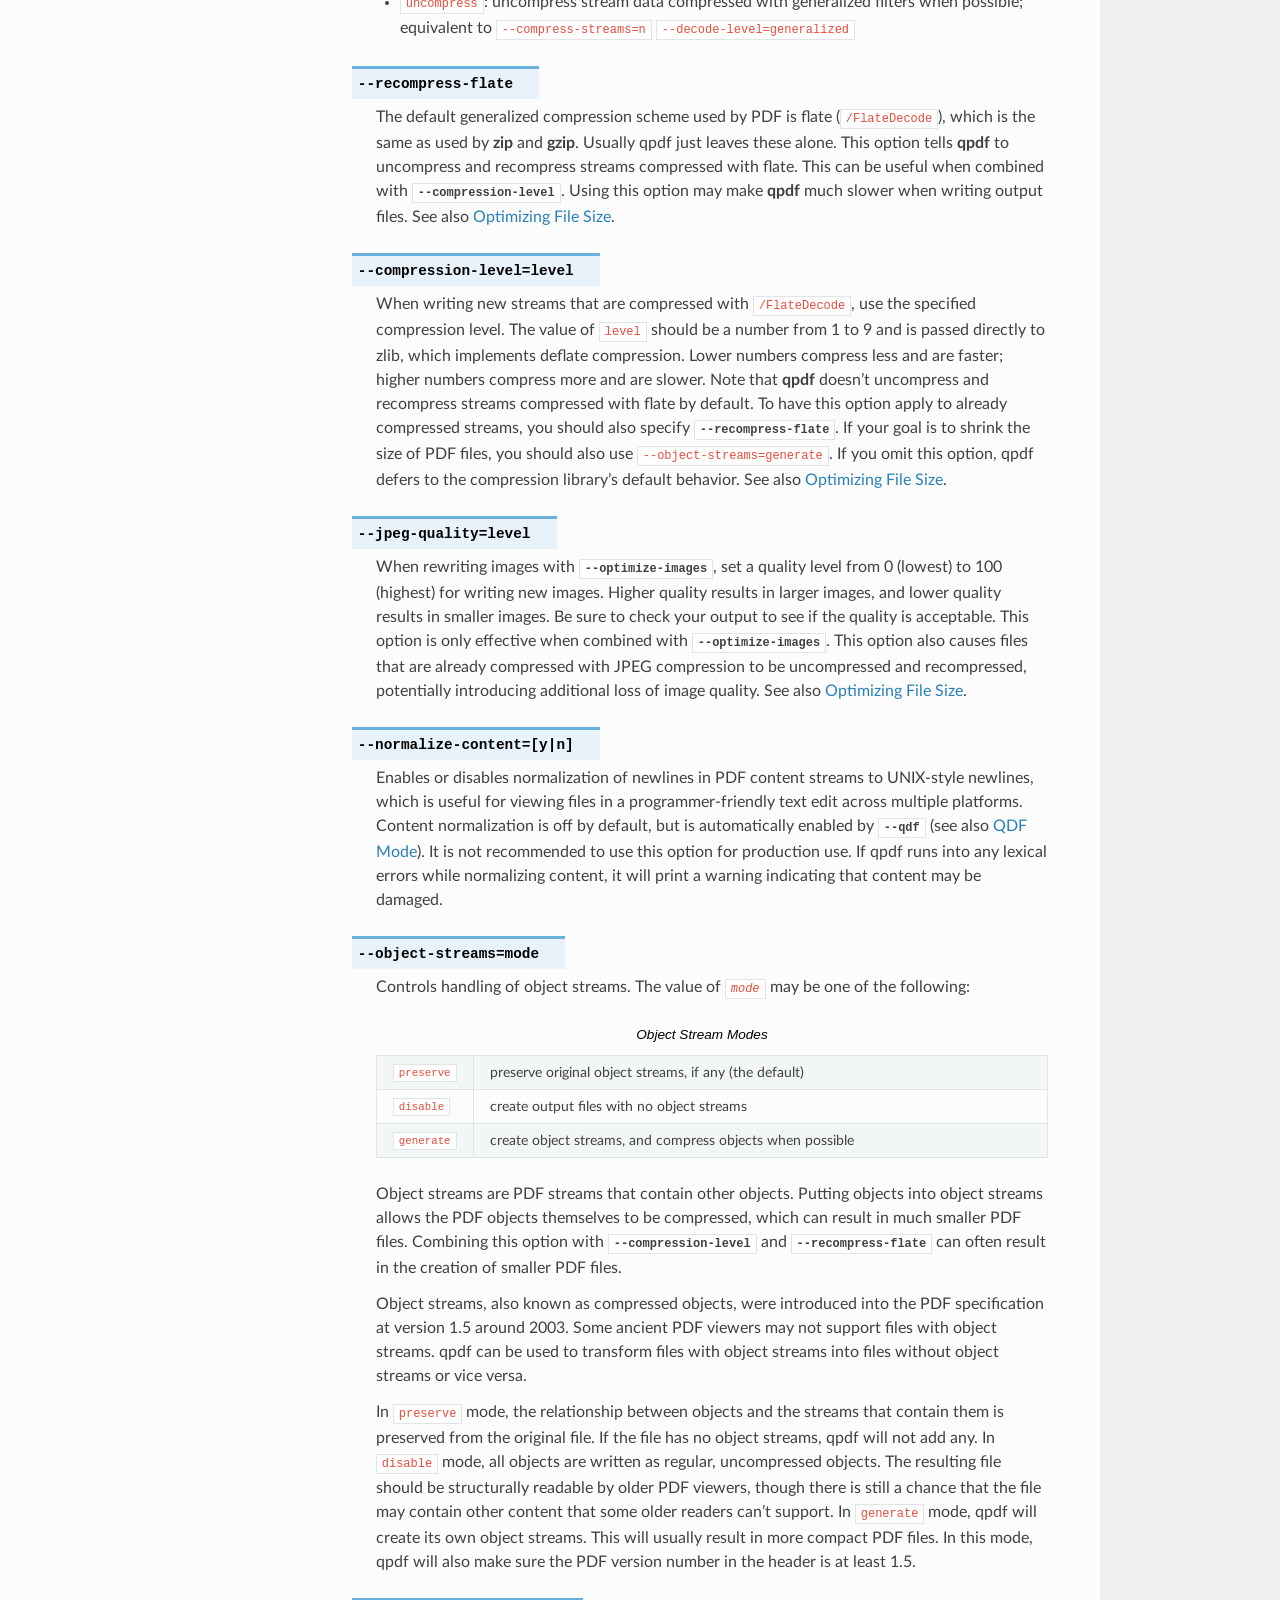
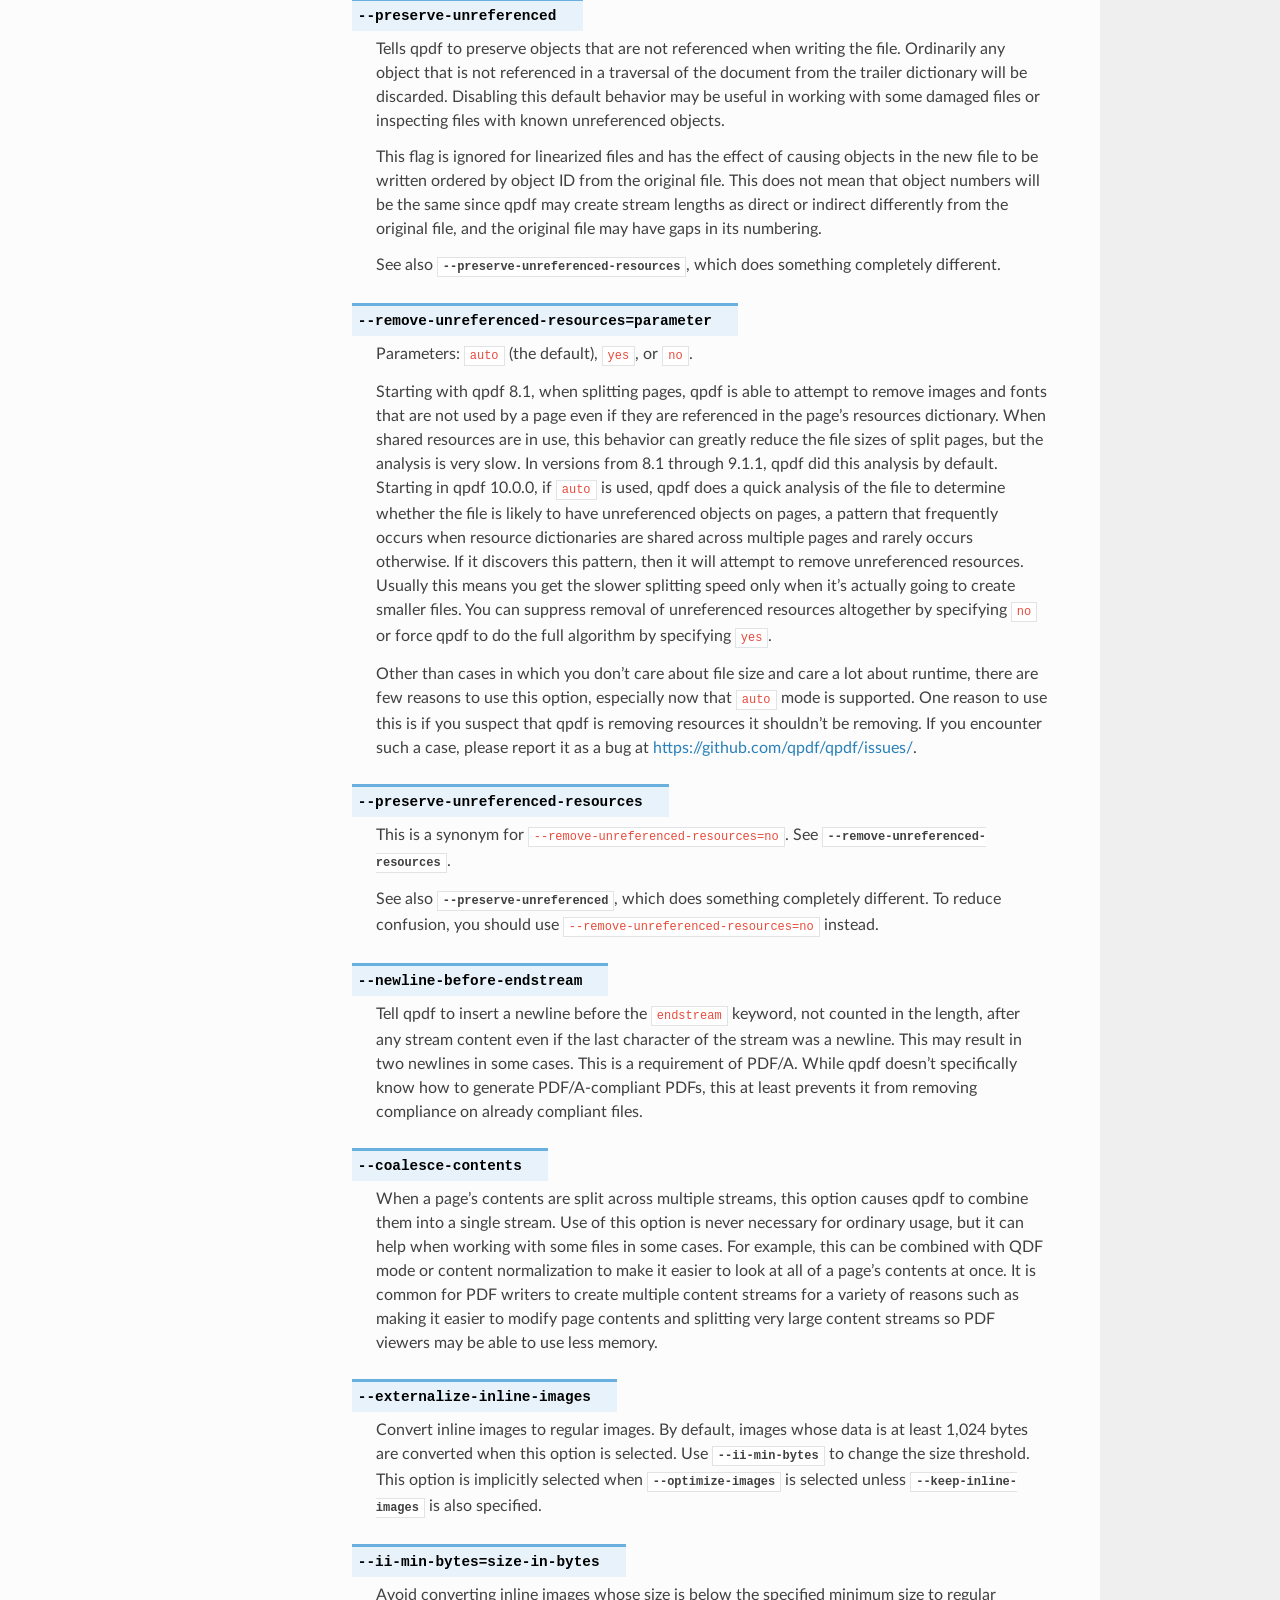
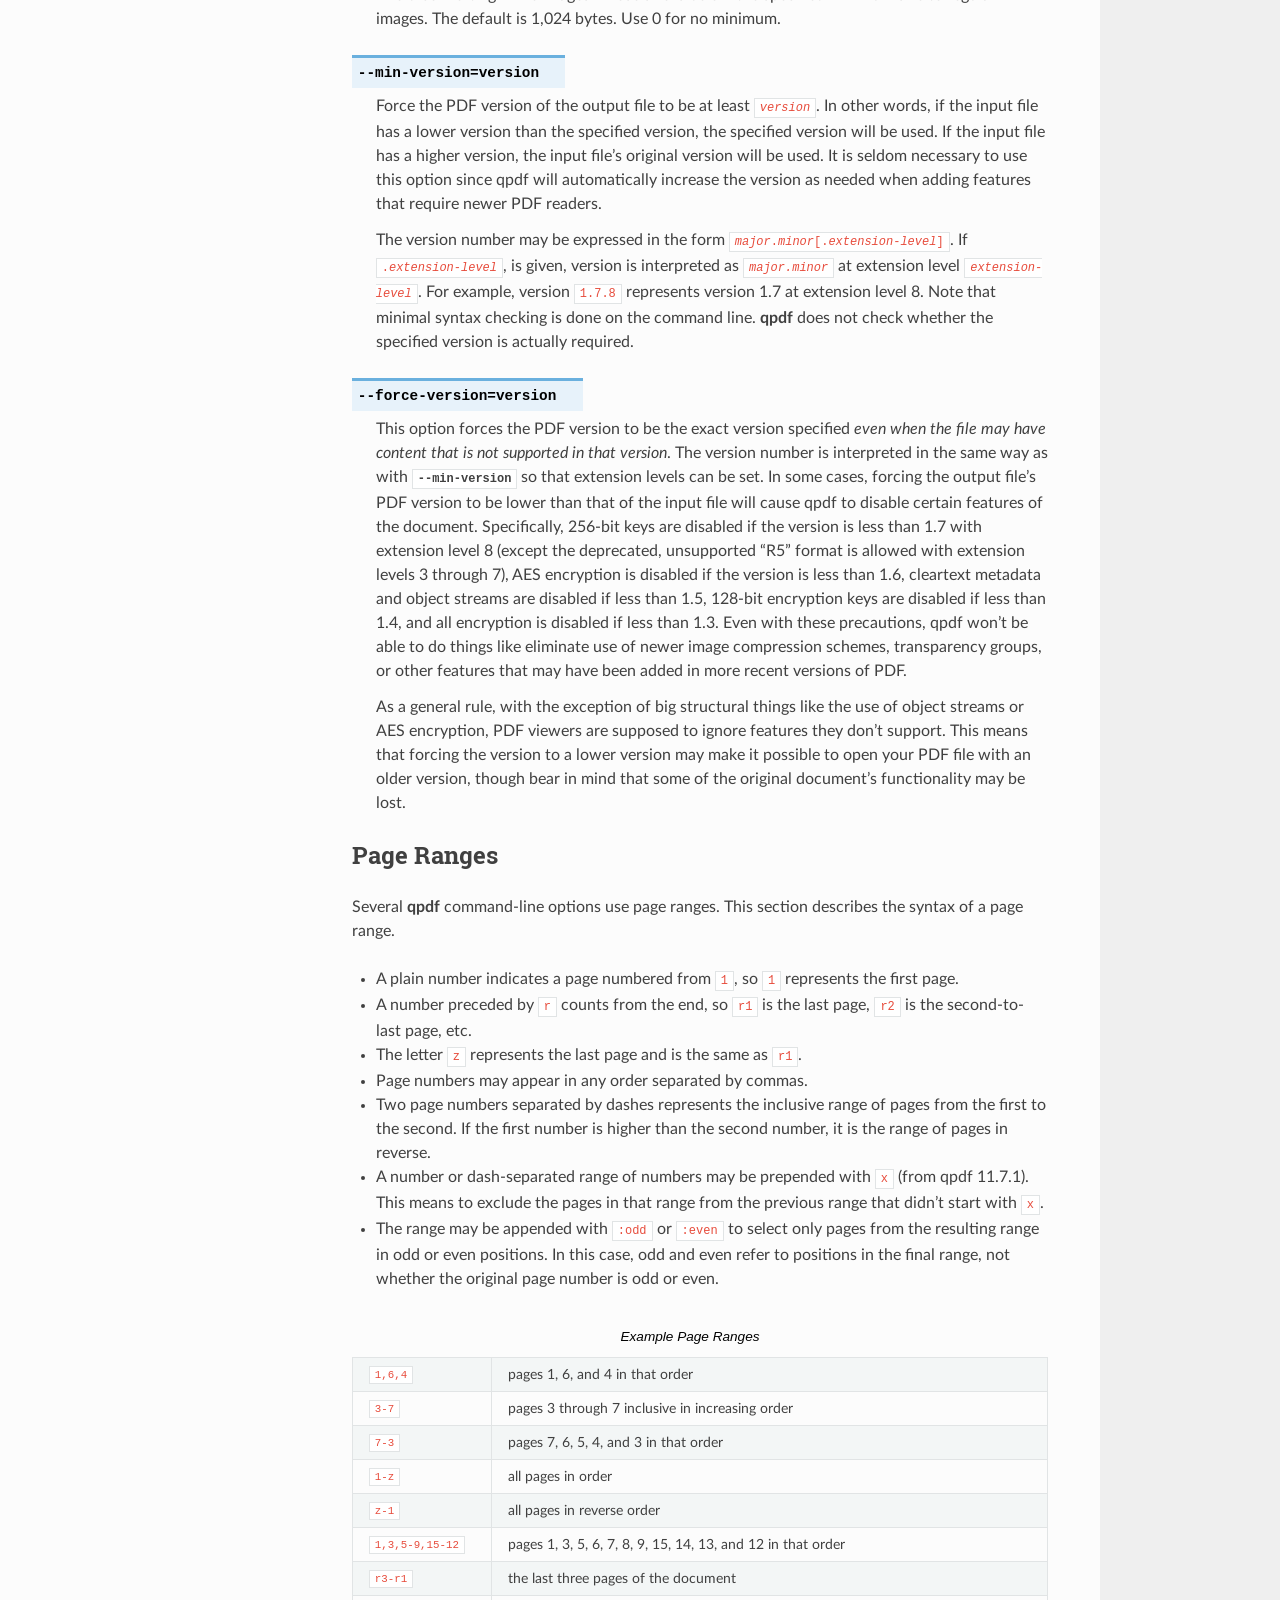
<file: books/qpdf-12.3.2-msvc64/share/doc/qpdf/manual-html/cli.html>
<!DOCTYPE html>
<html class="writer-html5" lang="en" data-content_root="./">
<head>
  <meta charset="utf-8" /><meta name="viewport" content="width=device-width, initial-scale=1" />

  <meta name="viewport" content="width=device-width, initial-scale=1.0" />
  <title>Running qpdf &mdash; qpdf 12.3.2 documentation</title>
      <link rel="stylesheet" type="text/css" href="_static/pygments.css?v=80d5e7a1" />
      <link rel="stylesheet" type="text/css" href="_static/css/theme.css?v=9edc463e" />
      <link rel="stylesheet" type="text/css" href="_static/css/wraptable.css?v=846ecf4c" />

  
      <script src="_static/jquery.js?v=5d32c60e"></script>
      <script src="_static/_sphinx_javascript_frameworks_compat.js?v=2cd50e6c"></script>
      <script src="_static/documentation_options.js?v=133720b1"></script>
      <script src="_static/doctools.js?v=fd6eb6e6"></script>
      <script src="_static/sphinx_highlight.js?v=6ffebe34"></script>
    <script src="_static/js/theme.js"></script>
    <link rel="index" title="Index" href="genindex.html" />
    <link rel="search" title="Search" href="search.html" />
    <link rel="next" title="QDF Mode" href="qdf.html" />
    <link rel="prev" title="Notes for Packagers" href="packaging.html" /> 
</head>

<body class="wy-body-for-nav"> 
  <div class="wy-grid-for-nav">
    <nav data-toggle="wy-nav-shift" class="wy-nav-side">
      <div class="wy-side-scroll">
        <div class="wy-side-nav-search" >

          
          
          <a href="index.html" class="icon icon-home">
            qpdf
              <img src="_static/qpdf.svg" class="logo" alt="Logo"/>
          </a>
<div role="search">
  <form id="rtd-search-form" class="wy-form" action="search.html" method="get">
    <input type="text" name="q" placeholder="Search docs" aria-label="Search docs" />
    <input type="hidden" name="check_keywords" value="yes" />
    <input type="hidden" name="area" value="default" />
  </form>
</div>
        </div><div class="wy-menu wy-menu-vertical" data-spy="affix" role="navigation" aria-label="Navigation menu">
              <p class="caption" role="heading"><span class="caption-text">Contents:</span></p>
<ul class="current">
<li class="toctree-l1"><a class="reference internal" href="overview.html">What is qpdf?</a></li>
<li class="toctree-l1"><a class="reference internal" href="license.html">License</a></li>
<li class="toctree-l1"><a class="reference internal" href="download.html">Downloading qpdf</a></li>
<li class="toctree-l1"><a class="reference internal" href="installation.html">Building and Installing qpdf</a></li>
<li class="toctree-l1"><a class="reference internal" href="packaging.html">Notes for Packagers</a></li>
<li class="toctree-l1 current"><a class="current reference internal" href="#">Running qpdf</a><ul>
<li class="toctree-l2"><a class="reference internal" href="#basic-invocation">Basic Invocation</a><ul>
<li class="toctree-l3"><a class="reference internal" href="#related-options">Related Options</a></li>
</ul>
</li>
<li class="toctree-l2"><a class="reference internal" href="#exit-status">Exit Status</a><ul>
<li class="toctree-l3"><a class="reference internal" href="#id2">Related Options</a></li>
</ul>
</li>
<li class="toctree-l2"><a class="reference internal" href="#shell-completion">Shell Completion</a><ul>
<li class="toctree-l3"><a class="reference internal" href="#id4">Related Options</a></li>
</ul>
</li>
<li class="toctree-l2"><a class="reference internal" href="#help-information">Help/Information</a><ul>
<li class="toctree-l3"><a class="reference internal" href="#id5">Related Options</a></li>
</ul>
</li>
<li class="toctree-l2"><a class="reference internal" href="#general-options">General Options</a><ul>
<li class="toctree-l3"><a class="reference internal" href="#id7">Related Options</a></li>
</ul>
</li>
<li class="toctree-l2"><a class="reference internal" href="#advanced-control-options">Advanced Control Options</a><ul>
<li class="toctree-l3"><a class="reference internal" href="#id9">Related Options</a></li>
</ul>
</li>
<li class="toctree-l2"><a class="reference internal" href="#pdf-transformation">PDF Transformation</a><ul>
<li class="toctree-l3"><a class="reference internal" href="#id10">Related Options</a></li>
</ul>
</li>
<li class="toctree-l2"><a class="reference internal" href="#page-ranges">Page Ranges</a></li>
<li class="toctree-l2"><a class="reference internal" href="#pdf-modification">PDF Modification</a><ul>
<li class="toctree-l3"><a class="reference internal" href="#id12">Related Options</a></li>
</ul>
</li>
<li class="toctree-l2"><a class="reference internal" href="#encryption">Encryption</a><ul>
<li class="toctree-l3"><a class="reference internal" href="#id13">Related Options</a></li>
</ul>
</li>
<li class="toctree-l2"><a class="reference internal" href="#page-selection">Page Selection</a><ul>
<li class="toctree-l3"><a class="reference internal" href="#examples">Examples</a></li>
<li class="toctree-l3"><a class="reference internal" href="#limitations">Limitations</a></li>
</ul>
</li>
<li class="toctree-l2"><a class="reference internal" href="#overlay-and-underlay">Overlay and Underlay</a><ul>
<li class="toctree-l3"><a class="reference internal" href="#id15">Examples</a></li>
</ul>
</li>
<li class="toctree-l2"><a class="reference internal" href="#embedded-files-attachments">Embedded Files/Attachments</a><ul>
<li class="toctree-l3"><a class="reference internal" href="#id16">Related Options</a></li>
<li class="toctree-l3"><a class="reference internal" href="#pdf-date-format">PDF Date Format</a></li>
<li class="toctree-l3"><a class="reference internal" href="#options-for-adding-attachments">Options for Adding Attachments</a></li>
<li class="toctree-l3"><a class="reference internal" href="#options-for-copying-attachments">Options for Copying Attachments</a></li>
</ul>
</li>
<li class="toctree-l2"><a class="reference internal" href="#pdf-inspection">PDF Inspection</a><ul>
<li class="toctree-l3"><a class="reference internal" href="#id17">Related Options</a></li>
</ul>
</li>
<li class="toctree-l2"><a class="reference internal" href="#json-options">JSON Options</a><ul>
<li class="toctree-l3"><a class="reference internal" href="#id19">Related Options</a></li>
</ul>
</li>
<li class="toctree-l2"><a class="reference internal" href="#global-options">Global Options</a><ul>
<li class="toctree-l3"><a class="reference internal" href="#id21">Related Options</a></li>
<li class="toctree-l3"><a class="reference internal" href="#global-limits">Global Limits</a><ul>
<li class="toctree-l4"><a class="reference internal" href="#parser-limits">Parser Limits</a></li>
<li class="toctree-l4"><a class="reference internal" href="#stream-and-filter-limits">Stream and Filter Limits</a></li>
</ul>
</li>
</ul>
</li>
<li class="toctree-l2"><a class="reference internal" href="#options-for-testing-or-debugging">Options for Testing or Debugging</a><ul>
<li class="toctree-l3"><a class="reference internal" href="#idempotency">Idempotency</a></li>
<li class="toctree-l3"><a class="reference internal" href="#id23">Related Options</a></li>
</ul>
</li>
<li class="toctree-l2"><a class="reference internal" href="#unicode-passwords">Unicode Passwords</a></li>
<li class="toctree-l2"><a class="reference internal" href="#optimizing-file-size">Optimizing File Size</a></li>
<li class="toctree-l2"><a class="reference internal" href="#zopfli-compression-algorithm">Zopfli Compression Algorithm</a></li>
</ul>
</li>
<li class="toctree-l1"><a class="reference internal" href="qdf.html">QDF Mode</a></li>
<li class="toctree-l1"><a class="reference internal" href="library.html">Using the qpdf Library</a></li>
<li class="toctree-l1"><a class="reference internal" href="weak-crypto.html">Weak Cryptography</a></li>
<li class="toctree-l1"><a class="reference internal" href="json.html">qpdf JSON</a></li>
<li class="toctree-l1"><a class="reference internal" href="contributing.html">Contributing to qpdf</a></li>
<li class="toctree-l1"><a class="reference internal" href="design.html">Design and Library Notes</a></li>
<li class="toctree-l1"><a class="reference internal" href="qpdf-job.html">QPDFJob: a Job-Based Interface</a></li>
<li class="toctree-l1"><a class="reference internal" href="linearization.html">Linearization</a></li>
<li class="toctree-l1"><a class="reference internal" href="object-streams.html">Object and Cross-Reference Streams</a></li>
<li class="toctree-l1"><a class="reference internal" href="encryption.html">PDF Encryption</a></li>
<li class="toctree-l1"><a class="reference internal" href="release-notes.html">Release Notes</a></li>
<li class="toctree-l1"><a class="reference internal" href="acknowledgement.html">Acknowledgments</a></li>
</ul>

        </div>
      </div>
    </nav>

    <section data-toggle="wy-nav-shift" class="wy-nav-content-wrap"><nav class="wy-nav-top" aria-label="Mobile navigation menu" >
          <i data-toggle="wy-nav-top" class="fa fa-bars"></i>
          <a href="index.html">qpdf</a>
      </nav>

      <div class="wy-nav-content">
        <div class="rst-content">
          <div role="navigation" aria-label="Page navigation">
  <ul class="wy-breadcrumbs">
      <li><a href="index.html" class="icon icon-home" aria-label="Home"></a></li>
      <li class="breadcrumb-item active">Running qpdf</li>
      <li class="wy-breadcrumbs-aside">
            <a href="_sources/cli.rst.txt" rel="nofollow"> View page source</a>
      </li>
  </ul>
  <hr/>
</div>
          <div role="main" class="document" itemscope="itemscope" itemtype="http://schema.org/Article">
           <div itemprop="articleBody">
             
  <section id="running-qpdf">
<span id="using"></span><h1>Running qpdf<a class="headerlink" href="#running-qpdf" title="Link to this heading"></a></h1>
<p>This chapter describes how to run the qpdf program from the command
line.</p>
<section id="basic-invocation">
<span id="invocation"></span><h2>Basic Invocation<a class="headerlink" href="#basic-invocation" title="Link to this heading"></a></h2>
<div class="highlight-none notranslate"><div class="highlight"><pre><span></span>Usage: qpdf [infile] [options] [outfile]
</pre></div>
</div>
<p>The <strong class="command">qpdf</strong> command reads the PDF file <code class="samp docutils literal notranslate"><em><span class="pre">infile</span></em></code>,
applies various transformations or modifications to the file in
memory, and writes the result to <code class="samp docutils literal notranslate"><em><span class="pre">outfile</span></em></code>. When run with no
options, the output file is functionally identical to the input file
but may be structurally reorganized, and orphaned objects are removed
from the file. Many options are available for applying transformations
or modifications to the file.</p>
<p><code class="samp docutils literal notranslate"><em><span class="pre">infile</span></em></code> can be a regular file, or it can be
<a class="reference internal" href="#option-empty" title="option-empty"><code class="xref qpdf qpdf-ref docutils literal notranslate"><span class="pre">--empty</span></code></a> to start with an empty PDF file. There is no way
to use standard input since the input file has to be seekable.</p>
<p><code class="samp docutils literal notranslate"><em><span class="pre">outfile</span></em></code> can be a regular file, <code class="docutils literal notranslate"><span class="pre">-</span></code> to represent standard
output, or <a class="reference internal" href="#option-replace-input" title="option-replace-input"><code class="xref qpdf qpdf-ref docutils literal notranslate"><span class="pre">--replace-input</span></code></a> to indicate that the input file
should be overwritten. The output file does not have to be seekable,
even when generating linearized files. You can also use
<a class="reference internal" href="#option-split-pages" title="option-split-pages"><code class="xref qpdf qpdf-ref docutils literal notranslate"><span class="pre">--split-pages</span></code></a> to create separate output files for each
page (or group of pages) instead of a single output file.</p>
<p>Password-protected files may be opened by specifying a password with
<a class="reference internal" href="#option-password" title="option-password"><code class="xref qpdf qpdf-ref docutils literal notranslate"><span class="pre">--password</span></code></a>.</p>
<p>All options other than help options (see <a class="reference internal" href="#help-options"><span class="std std-ref">Help/Information</span></a>) require
an input file. If inspection or JSON options (see
<a class="reference internal" href="#inspection-options"><span class="std std-ref">PDF Inspection</span></a> and <a class="reference internal" href="#json-options"><span class="std std-ref">JSON Options</span></a>) or help options are
given, an output file must not be given. Otherwise, an output file is
required.</p>
<p>If <code class="samp docutils literal notranslate"><span class="pre">&#64;filename</span></code> appears as a word anywhere in the command-line,
it will be read line by line, and each line will be treated as a
command-line argument. Leading and trailing whitespace is
intentionally not removed from lines, which makes it possible to
handle arguments that start or end with spaces. The <code class="samp docutils literal notranslate"><span class="pre">&#64;-</span></code> option
allows arguments to be read from standard input. This allows qpdf to
be invoked with an arbitrary number of arbitrarily long arguments. It
is also very useful for avoiding having to pass passwords on the
command line, though see also <a class="reference internal" href="#option-password-file" title="option-password-file"><code class="xref qpdf qpdf-ref docutils literal notranslate"><span class="pre">--password-file</span></code></a>. Note that
the <code class="samp docutils literal notranslate"><span class="pre">&#64;filename</span></code> can’t appear in the middle of an argument, so
constructs such as <code class="samp docutils literal notranslate"><span class="pre">--arg=&#64;filename</span></code> will not work. Instead, you
would have to include the option and its parameter (e.g.,
<code class="samp docutils literal notranslate"><span class="pre">--option=parameter</span></code>) as a line in the <code class="file docutils literal notranslate"><span class="pre">filename</span></code> file and
just pass <code class="samp docutils literal notranslate"><span class="pre">&#64;filename</span></code> on the command line.</p>
<section id="related-options">
<h3>Related Options<a class="headerlink" href="#related-options" title="Link to this heading"></a></h3>
<dl class="qpdf option">
<dt class="sig sig-object qpdf" id="option-empty">
<span class="sig-name descname"><span class="pre">--empty</span></span><a class="headerlink" href="#option-empty" title="Link to this definition"></a></dt>
<dd><p>This option may be given in place of <code class="samp docutils literal notranslate"><em><span class="pre">infile</span></em></code>. This causes
qpdf to use a dummy input file that contains zero pages. This
option is useful in conjunction with <a class="reference internal" href="#option-pages" title="option-pages"><code class="xref qpdf qpdf-ref docutils literal notranslate"><span class="pre">--pages</span></code></a>. See
<a class="reference internal" href="#page-selection"><span class="std std-ref">Page Selection</span></a> for details.</p>
</dd></dl>

<dl class="qpdf option">
<dt class="sig sig-object qpdf" id="option-replace-input">
<span class="sig-name descname"><span class="pre">--replace-input</span></span><a class="headerlink" href="#option-replace-input" title="Link to this definition"></a></dt>
<dd><p>This option may be given in place of <code class="samp docutils literal notranslate"><em><span class="pre">outfile</span></em></code>. This causes
qpdf to replace the input file with the output. It does this by
writing to <code class="file docutils literal notranslate"><em><span class="pre">infilename</span></em><span class="pre">.~qpdf-temp#</span></code> and, when done,
overwriting the input file with the temporary file. If there were
any warnings, the original input is saved as
<code class="file docutils literal notranslate"><em><span class="pre">infilename</span></em><span class="pre">.~qpdf-orig</span></code>. If there are errors, the input
file is left untouched.</p>
</dd></dl>

<dl class="qpdf option">
<dt class="sig sig-object qpdf" id="option-job-json-file">
<span class="sig-name descname"><span class="pre">--job-json-file=file</span></span><a class="headerlink" href="#option-job-json-file" title="Link to this definition"></a></dt>
<dd><p>Specify the name of a file whose contents are expected to contain a
QPDFJob JSON file. This file is read and treated as if the
equivalent command-line arguments were supplied. It can be repeated
and mixed freely with other options. Run <code class="docutils literal notranslate"><span class="pre">qpdf</span></code> with
<a class="reference internal" href="#option-job-json-help" title="option-job-json-help"><code class="xref qpdf qpdf-ref docutils literal notranslate"><span class="pre">--job-json-help</span></code></a> for a description of the job JSON input
file format. For more information, see <a class="reference internal" href="qpdf-job.html#qpdf-job"><span class="std std-ref">QPDFJob: a Job-Based Interface</span></a>. Note that
this is unrelated to <a class="reference internal" href="#option-json" title="option-json"><code class="xref qpdf qpdf-ref docutils literal notranslate"><span class="pre">--json</span></code></a> but may be combined with
it.</p>
</dd></dl>

</section>
</section>
<section id="exit-status">
<span id="id1"></span><h2>Exit Status<a class="headerlink" href="#exit-status" title="Link to this heading"></a></h2>
<p>The exit status of <strong class="command">qpdf</strong> may be interpreted as follows:</p>
<table class="docutils align-default" id="id25">
<caption><span class="caption-text">Exit Codes</span><a class="headerlink" href="#id25" title="Link to this table"></a></caption>
<colgroup>
<col style="width: 5.9%" />
<col style="width: 94.1%" />
</colgroup>
<tbody>
<tr class="row-odd"><td><p>0</p></td>
<td><p>no errors or warnings were found</p></td>
</tr>
<tr class="row-even"><td><p>1</p></td>
<td><p>not used</p></td>
</tr>
<tr class="row-odd"><td><p>2</p></td>
<td><p>errors were found; the file was not processed</p></td>
</tr>
<tr class="row-even"><td><p>3</p></td>
<td><p>warnings were found without errors</p></td>
</tr>
</tbody>
</table>
<p>Notes:</p>
<ul class="simple">
<li><p>A PDF file may have problems that qpdf can’t detect.</p></li>
<li><p>With the <a class="reference internal" href="#option-warning-exit-0" title="option-warning-exit-0"><code class="xref qpdf qpdf-ref docutils literal notranslate"><span class="pre">--warning-exit-0</span></code></a> option, exit status <code class="docutils literal notranslate"><span class="pre">0</span></code> is
used even if there are warnings.</p></li>
<li><p><strong class="command">qpdf</strong> does not exit with status <code class="docutils literal notranslate"><span class="pre">1</span></code> since the shell uses
this exit code if it is unable to invoke the command.</p></li>
<li><p>If both errors and warnings were found, exit status <code class="docutils literal notranslate"><span class="pre">2</span></code> is used.</p></li>
<li><p>The <a class="reference internal" href="#option-is-encrypted" title="option-is-encrypted"><code class="xref qpdf qpdf-ref docutils literal notranslate"><span class="pre">--is-encrypted</span></code></a> and <a class="reference internal" href="#option-requires-password" title="option-requires-password"><code class="xref qpdf qpdf-ref docutils literal notranslate"><span class="pre">--requires-password</span></code></a>
options use different exit codes. See their help for details.</p></li>
</ul>
<section id="id2">
<h3>Related Options<a class="headerlink" href="#id2" title="Link to this heading"></a></h3>
<dl class="qpdf option">
<dt class="sig sig-object qpdf" id="option-warning-exit-0">
<span class="sig-name descname"><span class="pre">--warning-exit-0</span></span><a class="headerlink" href="#option-warning-exit-0" title="Link to this definition"></a></dt>
<dd><p>If there were warnings only and no errors, exit with exit code
<code class="docutils literal notranslate"><span class="pre">0</span></code> instead of <code class="docutils literal notranslate"><span class="pre">3</span></code>. When combined with <a class="reference internal" href="#option-no-warn" title="option-no-warn"><code class="xref qpdf qpdf-ref docutils literal notranslate"><span class="pre">--no-warn</span></code></a>,
the effect is for <strong class="command">qpdf</strong> to completely ignore warnings.</p>
</dd></dl>

</section>
</section>
<section id="shell-completion">
<span id="id3"></span><h2>Shell Completion<a class="headerlink" href="#shell-completion" title="Link to this heading"></a></h2>
<p><strong class="command">qpdf</strong> provides its own completion support for zsh and bash.
You can enable bash completion with <strong class="command">eval &quot;$(qpdf
--completion-bash)&quot;</strong> and zsh completion with <strong class="command">eval &quot;$(qpdf
--completion-zsh)&quot;</strong>. If <strong class="command">qpdf</strong> is not in your path, you should
use an absolute path to qpdf in the above invocation. If you invoke it
with a relative path, it will warn you, and the completion won’t work
if you’re in a different directory.</p>
<p><strong class="command">qpdf</strong> will use <code class="docutils literal notranslate"><span class="pre">argv[0]</span></code> to figure out where its
executable is. This may produce unwanted results in some cases,
especially if you are trying to use completion with a copy of qpdf that
is run directly out of the source tree or that is invoked with a
wrapper script. You can specify a full path to the qpdf you want to
use for completion in the <code class="docutils literal notranslate"><span class="pre">QPDF_EXECUTABLE</span></code> environment variable.</p>
<section id="id4">
<h3>Related Options<a class="headerlink" href="#id4" title="Link to this heading"></a></h3>
<dl class="qpdf option">
<dt class="sig sig-object qpdf" id="option-completion-bash">
<span class="sig-name descname"><span class="pre">--completion-bash</span></span><a class="headerlink" href="#option-completion-bash" title="Link to this definition"></a></dt>
<dd><p>Output a completion command you can eval to enable shell completion
from bash.</p>
</dd></dl>

<dl class="qpdf option">
<dt class="sig sig-object qpdf" id="option-completion-zsh">
<span class="sig-name descname"><span class="pre">--completion-zsh</span></span><a class="headerlink" href="#option-completion-zsh" title="Link to this definition"></a></dt>
<dd><p>Output a completion command you can eval to enable shell completion
from zsh.</p>
</dd></dl>

</section>
</section>
<section id="help-information">
<span id="help-options"></span><h2>Help/Information<a class="headerlink" href="#help-information" title="Link to this heading"></a></h2>
<p>Help options provide some information about qpdf itself. Help options
are only valid as the first and only command-line argument.</p>
<section id="id5">
<h3>Related Options<a class="headerlink" href="#id5" title="Link to this heading"></a></h3>
<dl class="qpdf option">
<dt class="sig sig-object qpdf" id="option-help">
<span class="sig-name descname"><span class="pre">--help[=--option|topic]</span></span><a class="headerlink" href="#option-help" title="Link to this definition"></a></dt>
<dd><p>Display command-line invocation help. Use <code class="samp docutils literal notranslate"><span class="pre">--help=</span><em><span class="pre">--option</span></em></code>
for help on a specific option and <code class="samp docutils literal notranslate"><span class="pre">--help=</span><em><span class="pre">topic</span></em></code> for help
on a help topic and also provides a list of available help topics.</p>
</dd></dl>

<dl class="qpdf option">
<dt class="sig sig-object qpdf" id="option-version">
<span class="sig-name descname"><span class="pre">--version</span></span><a class="headerlink" href="#option-version" title="Link to this definition"></a></dt>
<dd><p>Display the version of qpdf. The version number displayed is the
one that is compiled into the qpdf library. If you don’t see the
version number you expect, you may have more than one version of
<strong class="command">qpdf</strong> installed and may not have your library path set up
correctly.</p>
</dd></dl>

<dl class="qpdf option">
<dt class="sig sig-object qpdf" id="option-copyright">
<span class="sig-name descname"><span class="pre">--copyright</span></span><a class="headerlink" href="#option-copyright" title="Link to this definition"></a></dt>
<dd><p>Display copyright and license information.</p>
</dd></dl>

<dl class="qpdf option">
<dt class="sig sig-object qpdf" id="option-show-crypto">
<span class="sig-name descname"><span class="pre">--show-crypto</span></span><a class="headerlink" href="#option-show-crypto" title="Link to this definition"></a></dt>
<dd><p>Show a list of available crypto providers, each on a line by
itself. The default provider is always listed first. See
<a class="reference internal" href="installation.html#crypto"><span class="std std-ref">Crypto Providers</span></a> for more information about crypto providers.</p>
</dd></dl>

<dl class="qpdf option">
<dt class="sig sig-object qpdf" id="option-job-json-help">
<span class="sig-name descname"><span class="pre">--job-json-help</span></span><a class="headerlink" href="#option-job-json-help" title="Link to this definition"></a></dt>
<dd><p>Describe the format of the QPDFJob JSON input used by
<a class="reference internal" href="#option-job-json-file" title="option-job-json-file"><code class="xref qpdf qpdf-ref docutils literal notranslate"><span class="pre">--job-json-file</span></code></a>. For more information about QPDFJob,
see <a class="reference internal" href="qpdf-job.html#qpdf-job"><span class="std std-ref">QPDFJob: a Job-Based Interface</span></a>.</p>
</dd></dl>

<dl class="qpdf option">
<dt class="sig sig-object qpdf" id="option-zopfli">
<span class="sig-name descname"><span class="pre">--zopfli</span></span><a class="headerlink" href="#option-zopfli" title="Link to this definition"></a></dt>
<dd><p>If zopfli support is compiled in, indicate whether it is active,
and exit normally. Otherwise, indicate that it is not compiled in,
and exit with an error code. If zopfli is compiled in, activate it
by setting the <code class="docutils literal notranslate"><span class="pre">QPDF_ZOPFLI</span></code> environment variable. See
<a class="reference internal" href="#zopfli"><span class="std std-ref">Zopfli Compression Algorithm</span></a>.</p>
</dd></dl>

</section>
</section>
<section id="general-options">
<span id="id6"></span><h2>General Options<a class="headerlink" href="#general-options" title="Link to this heading"></a></h2>
<p>This section describes general options that control <strong class="command">qpdf</strong>’s
behavior. They are not necessarily related to the specific operation
that is being performed and may be used whether or not an output file
is being created.</p>
<section id="id7">
<h3>Related Options<a class="headerlink" href="#id7" title="Link to this heading"></a></h3>
<dl class="qpdf option">
<dt class="sig sig-object qpdf" id="option-password">
<span class="sig-name descname"><span class="pre">--password=password</span></span><a class="headerlink" href="#option-password" title="Link to this definition"></a></dt>
<dd><p>Specifies a password for accessing encrypted, password-protected
files. To read the password from a file or standard input, you can
use <a class="reference internal" href="#option-password-file" title="option-password-file"><code class="xref qpdf qpdf-ref docutils literal notranslate"><span class="pre">--password-file</span></code></a>.</p>
<p>Prior to 8.4.0, in the case of passwords that contain characters
that fall outside of 7-bit US-ASCII, qpdf left the burden of
supplying properly encoded encryption and decryption passwords to
the user. Starting in qpdf 8.4.0, qpdf does this automatically in
most cases. For an in-depth discussion, please see
<a class="reference internal" href="#unicode-passwords"><span class="std std-ref">Unicode Passwords</span></a>. Previous versions of this manual
described workarounds using the <strong class="command">iconv</strong> command. Such
workarounds are no longer required or recommended starting with
qpdf 8.4.0. However, for backward compatibility, qpdf attempts to
detect those workarounds and do the right thing in most cases.</p>
</dd></dl>

<dl class="qpdf option">
<dt class="sig sig-object qpdf" id="option-password-file">
<span class="sig-name descname"><span class="pre">--password-file=filename</span></span><a class="headerlink" href="#option-password-file" title="Link to this definition"></a></dt>
<dd><p>Reads the first line from the specified file and uses it as the
password for accessing encrypted files. <code class="samp docutils literal notranslate"><em><span class="pre">filename</span></em></code> may be
<code class="docutils literal notranslate"><span class="pre">-</span></code> to read the password from standard input, but if you do that
the password is echoed and there is no prompt, so use <code class="docutils literal notranslate"><span class="pre">-</span></code> with
caution. Note that leading and trailing spaces are not stripped
from the password.</p>
</dd></dl>

<dl class="qpdf option">
<dt class="sig sig-object qpdf" id="option-verbose">
<span class="sig-name descname"><span class="pre">--verbose</span></span><a class="headerlink" href="#option-verbose" title="Link to this definition"></a></dt>
<dd><p>Increase verbosity of output. This includes information about files
created, image optimization, and several other operations. In some
cases, it also displays additional information when inspection
options (see <a class="reference internal" href="#inspection-options"><span class="std std-ref">PDF Inspection</span></a>) are used.</p>
</dd></dl>

<dl class="qpdf option">
<dt class="sig sig-object qpdf" id="option-progress">
<span class="sig-name descname"><span class="pre">--progress</span></span><a class="headerlink" href="#option-progress" title="Link to this definition"></a></dt>
<dd><p>Indicate progress while writing output files. Progress indication
does not start until writing starts, so there may be a delay before
progress indicators are seen if complicated transformations are
being applied before the write process begins.</p>
</dd></dl>

<dl class="qpdf option">
<dt class="sig sig-object qpdf" id="option-no-warn">
<span class="sig-name descname"><span class="pre">--no-warn</span></span><a class="headerlink" href="#option-no-warn" title="Link to this definition"></a></dt>
<dd><p>Suppress writing of warnings to stderr. If warnings were detected
and suppressed, <strong class="command">qpdf</strong> will still exit with exit code 3.
To completely ignore warnings, also specify
<a class="reference internal" href="#option-warning-exit-0" title="option-warning-exit-0"><code class="xref qpdf qpdf-ref docutils literal notranslate"><span class="pre">--warning-exit-0</span></code></a>. Use with caution as qpdf is not
always successful in recovering from situations that cause warnings
to be issued.</p>
</dd></dl>

<dl class="qpdf option">
<dt class="sig sig-object qpdf" id="option-deterministic-id">
<span class="sig-name descname"><span class="pre">--deterministic-id</span></span><a class="headerlink" href="#option-deterministic-id" title="Link to this definition"></a></dt>
<dd><p>Generate a secure, random document ID using deterministic values.
This prevents use of timestamp and output file name information in
the ID generation. Instead, at some slight additional runtime cost,
the ID field is generated to include a digest of the significant
parts of the content of the output PDF file. This means that a
given qpdf operation should generate the same ID each time it is
run, which can be useful when caching results or for generation of
some test data. Use of this flag is not compatible with creation of
encrypted files. This option can be useful for testing. See also
<a class="reference internal" href="#option-static-id" title="option-static-id"><code class="xref qpdf qpdf-ref docutils literal notranslate"><span class="pre">--static-id</span></code></a>.</p>
<p>While qpdf will generate the same deterministic ID given the same
output PDF, there is no guarantee that different versions of qpdf
will generate exactly the same PDF output for the same input and
options. While care is taken to avoid gratuitous changes to qpdf’s
PDF generation, new versions of qpdf may include changes or bug
fixes that cause slightly different PDF code to be generated. Such
changes are noted in the release notes.</p>
</dd></dl>

<dl class="qpdf option">
<dt class="sig sig-object qpdf" id="option-allow-weak-crypto">
<span class="sig-name descname"><span class="pre">--allow-weak-crypto</span></span><a class="headerlink" href="#option-allow-weak-crypto" title="Link to this definition"></a></dt>
<dd><p>Encrypted PDF files using 40-bit keys or 128-bit keys without AES
use the insecure <em>RC4</em> encryption algorithm. Starting with version
11.0, qpdf’s default behavior is to refuse to write files using RC4
encryption. Use this option to allow creation of such files. In
versions 10.4 through 10.6, attempting to create weak encrypted
files was a warning, rather than an error, without this flag. See
<a class="reference internal" href="weak-crypto.html#weak-crypto"><span class="std std-ref">Weak Cryptography</span></a> for additional details.</p>
<p>No check is performed for weak crypto when preserving encryption
parameters from or copying encryption parameters from other files.
The rationale for this is discussed in <a class="reference internal" href="weak-crypto.html#weak-crypto"><span class="std std-ref">Weak Cryptography</span></a>.</p>
</dd></dl>

<dl class="qpdf option">
<dt class="sig sig-object qpdf" id="option-keep-files-open">
<span class="sig-name descname"><span class="pre">--keep-files-open=[y|n]</span></span><a class="headerlink" href="#option-keep-files-open" title="Link to this definition"></a></dt>
<dd><p>This option controls whether qpdf keeps individual files open while
merging. By default, qpdf keeps files open when merging unless more
than 200 files are specified, in which case files are opened as
needed and closed when finished. Repeatedly opening
and closing files may impose a large performance penalty with some
file systems, especially networked file systems. If you know that
you have a large enough open file limit and are suffering from
performance problems, or if you have an open file limit smaller
than 200, you can use this option to override the default behavior
by specifying <code class="samp docutils literal notranslate"><span class="pre">--keep-files-open=y</span></code> to force <strong class="command">qpdf</strong>
to keep files open or <code class="samp docutils literal notranslate"><span class="pre">--keep-files-open=n</span></code> to force it to
only open files as needed. See also
<a class="reference internal" href="#option-keep-files-open-threshold" title="option-keep-files-open-threshold"><code class="xref qpdf qpdf-ref docutils literal notranslate"><span class="pre">--keep-files-open-threshold</span></code></a>.</p>
<p>Historical note: prior to version 8.1.0, qpdf always kept all files
open, but this meant that the number of files that could be merged
was limited by the operating system’s open file limit. Version
8.1.0 opened files as they were referenced and closed them after
each read, but this caused a major performance impact. Version
8.2.0 optimized the performance but did so in a way that, for local
file systems, there was a small but unavoidable performance hit,
but for networked file systems the performance impact could be
very high. The current behavior was introduced in qpdf version
8.2.1.</p>
</dd></dl>

<dl class="qpdf option">
<dt class="sig sig-object qpdf" id="option-keep-files-open-threshold">
<span class="sig-name descname"><span class="pre">--keep-files-open-threshold=count</span></span><a class="headerlink" href="#option-keep-files-open-threshold" title="Link to this definition"></a></dt>
<dd><p>If specified, overrides the default value of 200 used as the
threshold for qpdf deciding whether or not to keep files open. See
<a class="reference internal" href="#option-keep-files-open" title="option-keep-files-open"><code class="xref qpdf qpdf-ref docutils literal notranslate"><span class="pre">--keep-files-open</span></code></a> for details.</p>
</dd></dl>

</section>
</section>
<section id="advanced-control-options">
<span id="id8"></span><h2>Advanced Control Options<a class="headerlink" href="#advanced-control-options" title="Link to this heading"></a></h2>
<p>Advanced control options control qpdf’s behavior in ways that would
normally never be needed by a user but that may be useful to
developers or people investigating problems with specific files.</p>
<section id="id9">
<h3>Related Options<a class="headerlink" href="#id9" title="Link to this heading"></a></h3>
<dl class="qpdf option">
<dt class="sig sig-object qpdf" id="option-password-is-hex-key">
<span class="sig-name descname"><span class="pre">--password-is-hex-key</span></span><a class="headerlink" href="#option-password-is-hex-key" title="Link to this definition"></a></dt>
<dd><p>Overrides the usual computation/retrieval of the PDF file’s
encryption key from user/owner password with an explicit
specification of the encryption key. When this option is specified,
the parameter to the <a class="reference internal" href="#option-password" title="option-password"><code class="xref qpdf qpdf-ref docutils literal notranslate"><span class="pre">--password</span></code></a> option is interpreted as
a hexadecimal-encoded key value. This only applies to the password
used to open the main input file. It does not apply to other files
opened by <a class="reference internal" href="#option-pages" title="option-pages"><code class="xref qpdf qpdf-ref docutils literal notranslate"><span class="pre">--pages</span></code></a> or other options or to files being
written.</p>
<p>Most users will never have a need for this option, and no standard
viewers support this mode of operation, but it can be useful for
forensic or investigatory purposes. For example, if a PDF file is
encrypted with an unknown password, a brute-force attack using the
key directly is sometimes more efficient than one using the
password. Also, if a file is heavily damaged, it may be possible to
derive the encryption key and recover parts of the file using it
directly. To expose the encryption key used by an encrypted file
that you can open normally, use the
<a class="reference internal" href="#option-show-encryption-key" title="option-show-encryption-key"><code class="xref qpdf qpdf-ref docutils literal notranslate"><span class="pre">--show-encryption-key</span></code></a> option.</p>
</dd></dl>

<dl class="qpdf option">
<dt class="sig sig-object qpdf" id="option-suppress-password-recovery">
<span class="sig-name descname"><span class="pre">--suppress-password-recovery</span></span><a class="headerlink" href="#option-suppress-password-recovery" title="Link to this definition"></a></dt>
<dd><p>Ordinarily, qpdf attempts to automatically compensate for passwords
encoded with the wrong character encoding. This option suppresses
that behavior. Under normal conditions, there are no reasons to use
this option. See <a class="reference internal" href="#unicode-passwords"><span class="std std-ref">Unicode Passwords</span></a> for a discussion.</p>
</dd></dl>

<dl class="qpdf option">
<dt class="sig sig-object qpdf" id="option-password-mode">
<span class="sig-name descname"><span class="pre">--password-mode=mode</span></span><a class="headerlink" href="#option-password-mode" title="Link to this definition"></a></dt>
<dd><p>This option can be used to fine-tune how qpdf interprets Unicode
(non-ASCII) password strings passed on the command line. With the
exception of the <code class="samp docutils literal notranslate"><span class="pre">hex-bytes</span></code> mode, these only apply to
passwords provided when encrypting files. The <code class="samp docutils literal notranslate"><span class="pre">hex-bytes</span></code>
mode also applies to passwords specified for reading files. For
additional discussion of the supported password modes and when you
might want to use them, see <a class="reference internal" href="#unicode-passwords"><span class="std std-ref">Unicode Passwords</span></a>. The following
modes are supported:</p>
<ul class="simple">
<li><p><code class="samp docutils literal notranslate"><span class="pre">auto</span></code>: Automatically determine whether the specified
password is a properly encoded Unicode (UTF-8) string, and
transcode it as required by the PDF spec based on the type of
encryption being applied. On Windows starting with version 8.4.0,
and on almost all other modern platforms, incoming passwords will
be properly encoded in UTF-8, so this is almost always what you
want.</p></li>
<li><p><code class="samp docutils literal notranslate"><span class="pre">unicode</span></code>: Tells qpdf that the incoming password is UTF-8,
overriding whatever its automatic detection determines. The only
difference between this mode and <code class="samp docutils literal notranslate"><span class="pre">auto</span></code> is that qpdf will
fail with an error message if the password is not valid UTF-8
instead of falling back to <code class="samp docutils literal notranslate"><span class="pre">bytes</span></code> mode with a warning.</p></li>
<li><p><code class="samp docutils literal notranslate"><span class="pre">bytes</span></code>: Interpret the password as a literal byte string.
For non-Windows platforms, this is what versions of qpdf prior to
8.4.0 did. For Windows platforms, there is no way to specify
strings of binary data on the command line directly, but you can
use a <code class="samp docutils literal notranslate"><span class="pre">&#64;filename</span></code> option or <a class="reference internal" href="#option-password-file" title="option-password-file"><code class="xref qpdf qpdf-ref docutils literal notranslate"><span class="pre">--password-file</span></code></a> to
do it, in which case this option forces qpdf to respect the
string of bytes as provided. Note that this option may cause you
to encrypt PDF files with passwords that will not be usable by
other readers.</p></li>
<li><p><code class="samp docutils literal notranslate"><span class="pre">hex-bytes</span></code>: Interpret the password as a hex-encoded
string. This provides a way to pass binary data as a password on
all platforms including Windows. As with <code class="samp docutils literal notranslate"><span class="pre">bytes</span></code>, this
option may allow creation of files that can’t be opened by other
readers. This mode affects qpdf’s interpretation of passwords
specified for decrypting files as well as for encrypting them. It
makes it possible to specify strings that are encoded in some
manner other than the system’s default encoding.</p></li>
</ul>
</dd></dl>

<dl class="qpdf option">
<dt class="sig sig-object qpdf" id="option-suppress-recovery">
<span class="sig-name descname"><span class="pre">--suppress-recovery</span></span><a class="headerlink" href="#option-suppress-recovery" title="Link to this definition"></a></dt>
<dd><p>Prevents qpdf from attempting to reconstruct a file’s cross
reference table when there are errors reading objects from the
file. Recovery is triggered by a variety of situations. While
usually successful, it uses heuristics that don’t work on all
files. If this option is given, <strong class="command">qpdf</strong> fails on the first
error it encounters.</p>
</dd></dl>

<dl class="qpdf option">
<dt class="sig sig-object qpdf" id="option-ignore-xref-streams">
<span class="sig-name descname"><span class="pre">--ignore-xref-streams</span></span><a class="headerlink" href="#option-ignore-xref-streams" title="Link to this definition"></a></dt>
<dd><p>Tells qpdf to ignore any cross-reference streams, falling back to
any embedded cross-reference tables or triggering document
recovery. Ordinarily, qpdf reads cross-reference streams when they
are present in a PDF file. If this option is specified,
qpdf will ignore any cross-reference streams for hybrid PDF files.
The purpose of hybrid files is to make some content available to
viewers that are not aware of cross-reference streams. It is almost
never desirable to ignore them. The only time when you might want
to use this feature is if you are testing creation of hybrid PDF
files and wish to see how a PDF consumer that doesn’t understand
object and cross-reference streams would interpret such a file.</p>
</dd></dl>

</section>
</section>
<section id="pdf-transformation">
<span id="transformation-options"></span><h2>PDF Transformation<a class="headerlink" href="#pdf-transformation" title="Link to this heading"></a></h2>
<p>The options discussed in this section tell qpdf to apply
transformations that change the structure of a PDF file without
changing its content. Examples include creating linearized
(web-optimized) files, adding or removing encryption, restructuring
files for older viewers, and rewriting files for human inspection. See
also <a class="reference internal" href="#modification-options"><span class="std std-ref">PDF Modification</span></a>.</p>
<section id="id10">
<h3>Related Options<a class="headerlink" href="#id10" title="Link to this heading"></a></h3>
<dl class="qpdf option">
<dt class="sig sig-object qpdf" id="option-linearize">
<span class="sig-name descname"><span class="pre">--linearize</span></span><a class="headerlink" href="#option-linearize" title="Link to this definition"></a></dt>
<dd><p>Create linearized (web-optimized) output files. Linearized files
are formatted in a way that allows compliant readers to begin
displaying a PDF file before it is fully downloaded. Ordinarily,
the entire file must be present before it can be rendered because
important cross-reference information typically appears at the end
of the file.</p>
</dd></dl>

<dl class="qpdf option">
<dt class="sig sig-object qpdf" id="option-encrypt">
<span class="sig-name descname"><span class="pre">--encrypt</span> <span class="pre">[options]</span> <span class="pre">--</span></span><a class="headerlink" href="#option-encrypt" title="Link to this definition"></a></dt>
<dd><p>This flag starts encryption options, used to create encrypted
files. Please see <a class="reference internal" href="#encryption-options"><span class="std std-ref">Encryption</span></a> for details.</p>
</dd></dl>

<dl class="qpdf option">
<dt class="sig sig-object qpdf" id="option-decrypt">
<span class="sig-name descname"><span class="pre">--decrypt</span></span><a class="headerlink" href="#option-decrypt" title="Link to this definition"></a></dt>
<dd><p>Create an output file with no encryption even if the input file is
encrypted. This option overrides the default behavior of preserving
whatever encryption was present on the input file. This
functionality is not intended to be used for bypassing copyright
restrictions or other restrictions placed on files by their
producers. See also <a class="reference internal" href="#option-copy-encryption" title="option-copy-encryption"><code class="xref qpdf qpdf-ref docutils literal notranslate"><span class="pre">--copy-encryption</span></code></a> and
<a class="reference internal" href="#option-remove-restrictions" title="option-remove-restrictions"><code class="xref qpdf qpdf-ref docutils literal notranslate"><span class="pre">--remove-restrictions</span></code></a>.</p>
</dd></dl>

<dl class="qpdf option">
<dt class="sig sig-object qpdf" id="option-remove-restrictions">
<span class="sig-name descname"><span class="pre">--remove-restrictions</span></span><a class="headerlink" href="#option-remove-restrictions" title="Link to this definition"></a></dt>
<dd><p>Remove security restrictions associated with digitally signed PDF
files. This may be combined with <a class="reference internal" href="#option-decrypt" title="option-decrypt"><code class="xref qpdf qpdf-ref docutils literal notranslate"><span class="pre">--decrypt</span></code></a> to allow
free editing of previously signed/encrypted files. This option
invalidates and disables any digital signatures but leaves their
visual appearances intact.</p>
</dd></dl>

<dl class="qpdf option">
<dt class="sig sig-object qpdf" id="option-copy-encryption">
<span class="sig-name descname"><span class="pre">--copy-encryption=file</span></span><a class="headerlink" href="#option-copy-encryption" title="Link to this definition"></a></dt>
<dd><p>Copy all encryption parameters, including the user password, the
owner password, and all security restrictions, from the specified
file instead of preserving the encryption details from the input
file. This works even if only one of the user password or owner
password is known. If the encryption file requires a password, use
the <a class="reference internal" href="#option-encryption-file-password" title="option-encryption-file-password"><code class="xref qpdf qpdf-ref docutils literal notranslate"><span class="pre">--encryption-file-password</span></code></a> option to set it. Note
that copying the encryption parameters from a file also copies the
first half of <code class="docutils literal notranslate"><span class="pre">/ID</span></code> from the file since this is part of the
encryption parameters. This option can be useful if you need to
decrypt a file to make manual changes to it or to change it outside
of qpdf, and then want to restore the original encryption on the
file without having to manual specify all the individual settings.
See also <a class="reference internal" href="#option-decrypt" title="option-decrypt"><code class="xref qpdf qpdf-ref docutils literal notranslate"><span class="pre">--decrypt</span></code></a>.</p>
<p>Checks for weak cryptographic algorithms are intentionally not made
by this operation. See <a class="reference internal" href="weak-crypto.html#weak-crypto"><span class="std std-ref">Weak Cryptography</span></a> for the rationale.</p>
</dd></dl>

<dl class="qpdf option">
<dt class="sig sig-object qpdf" id="option-encryption-file-password">
<span class="sig-name descname"><span class="pre">--encryption-file-password=password</span></span><a class="headerlink" href="#option-encryption-file-password" title="Link to this definition"></a></dt>
<dd><p>If the file specified with <a class="reference internal" href="#option-copy-encryption" title="option-copy-encryption"><code class="xref qpdf qpdf-ref docutils literal notranslate"><span class="pre">--copy-encryption</span></code></a>
requires a password, supply the password using this option. This
option is necessary because the <a class="reference internal" href="#option-password" title="option-password"><code class="xref qpdf qpdf-ref docutils literal notranslate"><span class="pre">--password</span></code></a> option
applies to the input file, not the file from which encryption is
being copied.</p>
</dd></dl>

<dl class="qpdf option">
<dt class="sig sig-object qpdf" id="option-qdf">
<span class="sig-name descname"><span class="pre">--qdf</span></span><a class="headerlink" href="#option-qdf" title="Link to this definition"></a></dt>
<dd><p>Create a PDF file suitable for viewing and editing in a text
editor. This is to edit the PDF code, not the page contents. To
edit a QDF file, your text editor must preserve binary data. In a
QDF file, all streams that can be uncompressed are uncompressed,
and content streams are normalized, among other changes. The
companion tool <strong class="command">fix-qdf</strong> can be used to repair hand-edited
QDF files. QDF is a feature specific to the qpdf tool. For
additional information, see <a class="reference internal" href="qdf.html#qdf"><span class="std std-ref">QDF Mode</span></a>. Note that
<a class="reference internal" href="#option-linearize" title="option-linearize"><code class="xref qpdf qpdf-ref docutils literal notranslate"><span class="pre">--linearize</span></code></a> disables QDF mode.</p>
<p>QDF mode has full support for object streams, but sometimes it’s
easier to locate a specific object if object streams are disabled.
When trying to understand some PDF construct by inspecting an
existing file, it can be useful to combine <code class="samp docutils literal notranslate"><span class="pre">--qdf</span></code> with
<code class="samp docutils literal notranslate"><span class="pre">--object-streams=disable</span></code>.</p>
<p>This flag changes some of the defaults of other options: stream
data is uncompressed, content streams are normalized, and
encryption is removed. These defaults can still be overridden by
specifying the appropriate options with <code class="samp docutils literal notranslate"><span class="pre">--qdf</span></code>.
Additionally, in QDF mode, stream lengths are stored as indirect
objects, objects are formatted in a less efficient but more
readable fashion, and the documents are interspersed with comments
that make it easier for the user to find things and also make it
possible for <strong class="command">fix-qdf</strong> to work properly. When editing QDF
files, it is not necessary to maintain the object formatting.</p>
<p>When normalizing content, if qpdf runs into any lexical errors, it
will print a warning indicating that content may be damaged. If you
want to create QDF files without content normalization, specify
<code class="samp docutils literal notranslate"><span class="pre">--qdf</span> <span class="pre">--normalize-content=n</span></code>. You can also create a non-QDF
file with uncompressed streams using
<code class="samp docutils literal notranslate"><span class="pre">--stream-data=uncompress</span></code>. Either option will uncompress all
the streams but will not attempt to normalize content. Please note
that if you are using content normalization or QDF mode for the
purpose of manually inspecting files, you don’t have to care about
this.</p>
<p>See also <a class="reference internal" href="#option-no-original-object-ids" title="option-no-original-object-ids"><code class="xref qpdf qpdf-ref docutils literal notranslate"><span class="pre">--no-original-object-ids</span></code></a>.</p>
</dd></dl>

<dl class="qpdf option">
<dt class="sig sig-object qpdf" id="option-no-original-object-ids">
<span class="sig-name descname"><span class="pre">--no-original-object-ids</span></span><a class="headerlink" href="#option-no-original-object-ids" title="Link to this definition"></a></dt>
<dd><p>Suppresses inclusion of original object ID comments in QDF files.
This can be useful when generating QDF files for test purposes,
particularly when comparing them to determine whether two PDF files
have identical content. The original object ID comment is there by
default because it makes it easier to trace objects back to the
original file.</p>
</dd></dl>

<dl class="qpdf option">
<dt class="sig sig-object qpdf" id="option-compress-streams">
<span class="sig-name descname"><span class="pre">--compress-streams=[y|n]</span></span><a class="headerlink" href="#option-compress-streams" title="Link to this definition"></a></dt>
<dd><p>By default, or with <code class="samp docutils literal notranslate"><span class="pre">--compress-streams=y</span></code>, qpdf will
compress streams using the flate compression algorithm (used by zip
and gzip) unless those streams are compressed in some other way.
This analysis is made after qpdf attempts to uncompress streams and
is therefore closely related to <a class="reference internal" href="#option-decode-level" title="option-decode-level"><code class="xref qpdf qpdf-ref docutils literal notranslate"><span class="pre">--decode-level</span></code></a>. To
suppress this behavior and leave streams uncompressed, use
<code class="samp docutils literal notranslate"><span class="pre">--compress-streams=n</span></code>. In QDF mode (see <a class="reference internal" href="qdf.html#qdf"><span class="std std-ref">QDF Mode</span></a> and
<a class="reference internal" href="#option-qdf" title="option-qdf"><code class="xref qpdf qpdf-ref docutils literal notranslate"><span class="pre">--qdf</span></code></a>), the default is to leave streams uncompressed.</p>
</dd></dl>

<dl class="qpdf option">
<dt class="sig sig-object qpdf" id="option-decode-level">
<span class="sig-name descname"><span class="pre">--decode-level=parameter</span></span><a class="headerlink" href="#option-decode-level" title="Link to this definition"></a></dt>
<dd><p>Controls which streams qpdf tries to decode. The default is
<code class="samp docutils literal notranslate"><span class="pre">generalized</span></code>.</p>
<p>The following values for <code class="samp docutils literal notranslate"><em><span class="pre">parameter</span></em></code> are available:</p>
<ul class="simple">
<li><p><code class="samp docutils literal notranslate"><span class="pre">none</span></code>: do not attempt to decode any streams. This is the
default with <a class="reference internal" href="#option-json-output" title="option-json-output"><code class="xref qpdf qpdf-ref docutils literal notranslate"><span class="pre">--json-output</span></code></a>.</p></li>
<li><p><code class="samp docutils literal notranslate"><span class="pre">generalized</span></code>: decode streams filtered with supported
generalized filters: <code class="docutils literal notranslate"><span class="pre">/LZWDecode</span></code>, <code class="docutils literal notranslate"><span class="pre">/FlateDecode</span></code>,
<code class="docutils literal notranslate"><span class="pre">/ASCII85Decode</span></code>, and <code class="docutils literal notranslate"><span class="pre">/ASCIIHexDecode</span></code>. We define
generalized filters as those to be used for general-purpose
compression or encoding, as opposed to filters specifically
designed for image data. This is the default except when
<a class="reference internal" href="#option-json-output" title="option-json-output"><code class="xref qpdf qpdf-ref docutils literal notranslate"><span class="pre">--json-output</span></code></a> is given.</p></li>
<li><p><code class="samp docutils literal notranslate"><span class="pre">specialized</span></code>: in addition to generalized, decode streams
with supported non-lossy specialized filters; currently this is
just <code class="docutils literal notranslate"><span class="pre">/RunLengthDecode</span></code></p></li>
<li><p><code class="samp docutils literal notranslate"><span class="pre">all</span></code>: in addition to generalized and specialized, decode
streams with supported lossy filters; currently this is just
<code class="docutils literal notranslate"><span class="pre">/DCTDecode</span></code> (JPEG)</p></li>
</ul>
<p>There are several filters that <strong class="command">qpdf</strong> does not support.
These are left untouched regardless of the option. Future versions
of qpdf may support additional filters.</p>
<p>Because the default value is <code class="docutils literal notranslate"><span class="pre">generalized</span></code>, qpdf’s default
behavior is to uncompress any stream that is encoded using
non-lossy filters that qpdf understands. If
<code class="docutils literal notranslate"><span class="pre">--compress-streams=y</span></code> is also in effect, which is the default
(see <a class="reference internal" href="#option-compress-streams" title="option-compress-streams"><code class="xref qpdf qpdf-ref docutils literal notranslate"><span class="pre">--compress-streams</span></code></a>), the overall effect is that
qpdf will recompress streams with generalized filters using flate
compression, effectively eliminating LZW and ASCII-based filters.
This is usually desirable behavior but can be disabled with
<code class="docutils literal notranslate"><span class="pre">--decode-level=none</span></code>. Note that <code class="docutils literal notranslate"><span class="pre">--decode-level=none</span></code> is the
default when <a class="reference internal" href="#option-json-output" title="option-json-output"><code class="xref qpdf qpdf-ref docutils literal notranslate"><span class="pre">--json-output</span></code></a> is specified, but it can be
overridden in that case as well.</p>
<p>As a special case, streams already compressed with <code class="docutils literal notranslate"><span class="pre">/FlateDecode</span></code>
are not uncompressed and recompressed. You can change this behavior
with <a class="reference internal" href="#option-recompress-flate" title="option-recompress-flate"><code class="xref qpdf qpdf-ref docutils literal notranslate"><span class="pre">--recompress-flate</span></code></a>. See also <a class="reference internal" href="#small-files"><span class="std std-ref">Optimizing File Size</span></a>.</p>
</dd></dl>

<dl class="qpdf option">
<dt class="sig sig-object qpdf" id="option-stream-data">
<span class="sig-name descname"><span class="pre">--stream-data=parameter</span></span><a class="headerlink" href="#option-stream-data" title="Link to this definition"></a></dt>
<dd><p>Controls transformation of stream data. This option predates the
<a class="reference internal" href="#option-compress-streams" title="option-compress-streams"><code class="xref qpdf qpdf-ref docutils literal notranslate"><span class="pre">--compress-streams</span></code></a> and <a class="reference internal" href="#option-decode-level" title="option-decode-level"><code class="xref qpdf qpdf-ref docutils literal notranslate"><span class="pre">--decode-level</span></code></a>
options. Those options can be used to achieve the same effect with
more control. The value of <code class="samp docutils literal notranslate"><em><span class="pre">parameter</span></em></code> may be one of the
following:</p>
<ul class="simple">
<li><p><code class="samp docutils literal notranslate"><span class="pre">compress</span></code>: recompress stream data when possible (default);
equivalent to <code class="samp docutils literal notranslate"><span class="pre">--compress-streams=y</span></code>
<code class="samp docutils literal notranslate"><span class="pre">--decode-level=generalized</span></code>. Does not recompress streams
already compressed with <code class="docutils literal notranslate"><span class="pre">/FlateDecode</span></code> unless
<a class="reference internal" href="#option-recompress-flate" title="option-recompress-flate"><code class="xref qpdf qpdf-ref docutils literal notranslate"><span class="pre">--recompress-flate</span></code></a> is also specified.</p></li>
<li><p><code class="samp docutils literal notranslate"><span class="pre">preserve</span></code>: leave all stream data as is; equivalent to
<code class="samp docutils literal notranslate"><span class="pre">--compress-streams=n</span></code> <code class="samp docutils literal notranslate"><span class="pre">--decode-level=none</span></code></p></li>
<li><p><code class="samp docutils literal notranslate"><span class="pre">uncompress</span></code>: uncompress stream data compressed with
generalized filters when possible; equivalent to
<code class="samp docutils literal notranslate"><span class="pre">--compress-streams=n</span></code> <code class="samp docutils literal notranslate"><span class="pre">--decode-level=generalized</span></code></p></li>
</ul>
</dd></dl>

<dl class="qpdf option">
<dt class="sig sig-object qpdf" id="option-recompress-flate">
<span class="sig-name descname"><span class="pre">--recompress-flate</span></span><a class="headerlink" href="#option-recompress-flate" title="Link to this definition"></a></dt>
<dd><p>The default generalized compression scheme used by PDF is flate
(<code class="docutils literal notranslate"><span class="pre">/FlateDecode</span></code>), which is the same as used by <strong class="command">zip</strong> and
<strong class="command">gzip</strong>. Usually qpdf just leaves these alone. This option
tells <strong class="command">qpdf</strong> to uncompress and recompress streams
compressed with flate. This can be useful when combined with
<a class="reference internal" href="#option-compression-level" title="option-compression-level"><code class="xref qpdf qpdf-ref docutils literal notranslate"><span class="pre">--compression-level</span></code></a>. Using this option may make
<strong class="command">qpdf</strong> much slower when writing output files. See also
<a class="reference internal" href="#small-files"><span class="std std-ref">Optimizing File Size</span></a>.</p>
</dd></dl>

<dl class="qpdf option">
<dt class="sig sig-object qpdf" id="option-compression-level">
<span class="sig-name descname"><span class="pre">--compression-level=level</span></span><a class="headerlink" href="#option-compression-level" title="Link to this definition"></a></dt>
<dd><p>When writing new streams that are compressed with <code class="docutils literal notranslate"><span class="pre">/FlateDecode</span></code>,
use the specified compression level. The value of <code class="samp docutils literal notranslate"><span class="pre">level</span></code>
should be a number from 1 to 9 and is passed directly to zlib,
which implements deflate compression. Lower numbers compress less
and are faster; higher numbers compress more and are slower. Note
that <strong class="command">qpdf</strong> doesn’t uncompress and recompress streams
compressed with flate by default. To have this option apply to
already compressed streams, you should also specify
<a class="reference internal" href="#option-recompress-flate" title="option-recompress-flate"><code class="xref qpdf qpdf-ref docutils literal notranslate"><span class="pre">--recompress-flate</span></code></a>. If your goal is to shrink the size
of PDF files, you should also use
<code class="samp docutils literal notranslate"><span class="pre">--object-streams=generate</span></code>. If you omit this option, qpdf
defers to the compression library’s default behavior. See also
<a class="reference internal" href="#small-files"><span class="std std-ref">Optimizing File Size</span></a>.</p>
</dd></dl>

<dl class="qpdf option">
<dt class="sig sig-object qpdf" id="option-jpeg-quality">
<span class="sig-name descname"><span class="pre">--jpeg-quality=level</span></span><a class="headerlink" href="#option-jpeg-quality" title="Link to this definition"></a></dt>
<dd><p>When rewriting images with <a class="reference internal" href="#option-optimize-images" title="option-optimize-images"><code class="xref qpdf qpdf-ref docutils literal notranslate"><span class="pre">--optimize-images</span></code></a>, set a
quality level from 0 (lowest) to 100 (highest) for writing new
images. Higher quality results in larger images, and lower quality
results in smaller images. Be sure to check your output to see if
the quality is acceptable. This option is only effective when
combined with <a class="reference internal" href="#option-optimize-images" title="option-optimize-images"><code class="xref qpdf qpdf-ref docutils literal notranslate"><span class="pre">--optimize-images</span></code></a>. This option also
causes files that are already compressed with JPEG compression to
be uncompressed and recompressed, potentially introducing
additional loss of image quality. See also <a class="reference internal" href="#small-files"><span class="std std-ref">Optimizing File Size</span></a>.</p>
</dd></dl>

<dl class="qpdf option">
<dt class="sig sig-object qpdf" id="option-normalize-content">
<span class="sig-name descname"><span class="pre">--normalize-content=[y|n]</span></span><a class="headerlink" href="#option-normalize-content" title="Link to this definition"></a></dt>
<dd><p>Enables or disables normalization of newlines in PDF content
streams to UNIX-style newlines, which is useful for viewing files
in a programmer-friendly text edit across multiple platforms.
Content normalization is off by default, but is automatically
enabled by <a class="reference internal" href="#option-qdf" title="option-qdf"><code class="xref qpdf qpdf-ref docutils literal notranslate"><span class="pre">--qdf</span></code></a> (see also <a class="reference internal" href="qdf.html#qdf"><span class="std std-ref">QDF Mode</span></a>). It is not
recommended to use this option for production use. If qpdf runs
into any lexical errors while normalizing content, it will print a
warning indicating that content may be damaged.</p>
</dd></dl>

<dl class="qpdf option">
<dt class="sig sig-object qpdf" id="option-object-streams">
<span class="sig-name descname"><span class="pre">--object-streams=mode</span></span><a class="headerlink" href="#option-object-streams" title="Link to this definition"></a></dt>
<dd><p>Controls handling of object streams. The value of <code class="samp docutils literal notranslate"><em><span class="pre">mode</span></em></code>
may be one of the following:</p>
<table class="docutils align-default" id="id26">
<caption><span class="caption-text">Object Stream Modes</span><a class="headerlink" href="#id26" title="Link to this table"></a></caption>
<colgroup>
<col style="width: 11.1%" />
<col style="width: 88.9%" />
</colgroup>
<tbody>
<tr class="row-odd"><td><p><code class="samp docutils literal notranslate"><span class="pre">preserve</span></code></p></td>
<td><p>preserve original object streams, if any (the default)</p></td>
</tr>
<tr class="row-even"><td><p><code class="samp docutils literal notranslate"><span class="pre">disable</span></code></p></td>
<td><p>create output files with no object streams</p></td>
</tr>
<tr class="row-odd"><td><p><code class="samp docutils literal notranslate"><span class="pre">generate</span></code></p></td>
<td><p>create object streams, and compress objects when possible</p></td>
</tr>
</tbody>
</table>
<p>Object streams are PDF streams that contain other objects. Putting
objects into object streams allows the PDF objects themselves to be
compressed, which can result in much smaller PDF files. Combining
this option with <a class="reference internal" href="#option-compression-level" title="option-compression-level"><code class="xref qpdf qpdf-ref docutils literal notranslate"><span class="pre">--compression-level</span></code></a> and
<a class="reference internal" href="#option-recompress-flate" title="option-recompress-flate"><code class="xref qpdf qpdf-ref docutils literal notranslate"><span class="pre">--recompress-flate</span></code></a> can often result in the creation of
smaller PDF files.</p>
<p>Object streams, also known as compressed objects, were introduced
into the PDF specification at version 1.5 around 2003. Some ancient
PDF viewers may not support files with object streams. qpdf can be
used to transform files with object streams into files without object
streams or vice versa.</p>
<p>In <code class="samp docutils literal notranslate"><span class="pre">preserve</span></code> mode, the relationship between objects and the
streams that contain them is preserved from the original file. If
the file has no object streams, qpdf will not add any. In
<code class="samp docutils literal notranslate"><span class="pre">disable</span></code> mode, all objects are written as regular,
uncompressed objects. The resulting file should be structurally
readable by older PDF viewers, though there is still a chance that
the file may contain other content that some older readers can’t
support. In <code class="samp docutils literal notranslate"><span class="pre">generate</span></code> mode, qpdf will create its own object
streams. This will usually result in more compact PDF files. In
this mode, qpdf will also make sure the PDF version number in the
header is at least 1.5.</p>
</dd></dl>

<dl class="qpdf option">
<dt class="sig sig-object qpdf" id="option-preserve-unreferenced">
<span class="sig-name descname"><span class="pre">--preserve-unreferenced</span></span><a class="headerlink" href="#option-preserve-unreferenced" title="Link to this definition"></a></dt>
<dd><p>Tells qpdf to preserve objects that are not referenced when writing
the file. Ordinarily any object that is not referenced in a
traversal of the document from the trailer dictionary will be
discarded. Disabling this default behavior may be useful in working
with some damaged files or inspecting files with known unreferenced
objects.</p>
<p>This flag is ignored for linearized files and has the effect of
causing objects in the new file to be written ordered by object ID
from the original file. This does not mean that object numbers will
be the same since qpdf may create stream lengths as direct or
indirect differently from the original file, and the original file
may have gaps in its numbering.</p>
<p>See also <a class="reference internal" href="#option-preserve-unreferenced-resources" title="option-preserve-unreferenced-resources"><code class="xref qpdf qpdf-ref docutils literal notranslate"><span class="pre">--preserve-unreferenced-resources</span></code></a>, which does
something completely different.</p>
</dd></dl>

<dl class="qpdf option">
<dt class="sig sig-object qpdf" id="option-remove-unreferenced-resources">
<span class="sig-name descname"><span class="pre">--remove-unreferenced-resources=parameter</span></span><a class="headerlink" href="#option-remove-unreferenced-resources" title="Link to this definition"></a></dt>
<dd><p>Parameters: <code class="docutils literal notranslate"><span class="pre">auto</span></code> (the default), <code class="docutils literal notranslate"><span class="pre">yes</span></code>, or <code class="docutils literal notranslate"><span class="pre">no</span></code>.</p>
<p>Starting with qpdf 8.1, when splitting pages, qpdf is able to
attempt to remove images and fonts that are not used by a page even
if they are referenced in the page’s resources dictionary. When
shared resources are in use, this behavior can greatly reduce the
file sizes of split pages, but the analysis is very slow. In
versions from 8.1 through 9.1.1, qpdf did this analysis by default.
Starting in qpdf 10.0.0, if <code class="docutils literal notranslate"><span class="pre">auto</span></code> is used, qpdf does a quick
analysis of the file to determine whether the file is likely to
have unreferenced objects on pages, a pattern that frequently
occurs when resource dictionaries are shared across multiple pages
and rarely occurs otherwise. If it discovers this pattern, then it
will attempt to remove unreferenced resources. Usually this means
you get the slower splitting speed only when it’s actually going to
create smaller files. You can suppress removal of unreferenced
resources altogether by specifying <code class="docutils literal notranslate"><span class="pre">no</span></code> or force qpdf to do the
full algorithm by specifying <code class="docutils literal notranslate"><span class="pre">yes</span></code>.</p>
<p>Other than cases in which you don’t care about file size and care a
lot about runtime, there are few reasons to use this option,
especially now that <code class="docutils literal notranslate"><span class="pre">auto</span></code> mode is supported. One reason to use
this is if you suspect that qpdf is removing resources it shouldn’t
be removing. If you encounter such a case, please report it as a bug at
<a class="reference external" href="https://github.com/qpdf/qpdf/issues/">https://github.com/qpdf/qpdf/issues/</a>.</p>
</dd></dl>

<dl class="qpdf option">
<dt class="sig sig-object qpdf" id="option-preserve-unreferenced-resources">
<span class="sig-name descname"><span class="pre">--preserve-unreferenced-resources</span></span><a class="headerlink" href="#option-preserve-unreferenced-resources" title="Link to this definition"></a></dt>
<dd><p>This is a synonym for <code class="samp docutils literal notranslate"><span class="pre">--remove-unreferenced-resources=no</span></code>.
See <a class="reference internal" href="#option-remove-unreferenced-resources" title="option-remove-unreferenced-resources"><code class="xref qpdf qpdf-ref docutils literal notranslate"><span class="pre">--remove-unreferenced-resources</span></code></a>.</p>
<p>See also <a class="reference internal" href="#option-preserve-unreferenced" title="option-preserve-unreferenced"><code class="xref qpdf qpdf-ref docutils literal notranslate"><span class="pre">--preserve-unreferenced</span></code></a>, which does something
completely different. To reduce confusion, you should use
<code class="samp docutils literal notranslate"><span class="pre">--remove-unreferenced-resources=no</span></code> instead.</p>
</dd></dl>

<dl class="qpdf option">
<dt class="sig sig-object qpdf" id="option-newline-before-endstream">
<span class="sig-name descname"><span class="pre">--newline-before-endstream</span></span><a class="headerlink" href="#option-newline-before-endstream" title="Link to this definition"></a></dt>
<dd><p>Tell qpdf to insert a newline before the <code class="docutils literal notranslate"><span class="pre">endstream</span></code> keyword,
not counted in the length, after any stream content even if the
last character of the stream was a newline. This may result in two
newlines in some cases. This is a requirement of PDF/A. While qpdf
doesn’t specifically know how to generate PDF/A-compliant PDFs,
this at least prevents it from removing compliance on already
compliant files.</p>
</dd></dl>

<dl class="qpdf option">
<dt class="sig sig-object qpdf" id="option-coalesce-contents">
<span class="sig-name descname"><span class="pre">--coalesce-contents</span></span><a class="headerlink" href="#option-coalesce-contents" title="Link to this definition"></a></dt>
<dd><p>When a page’s contents are split across multiple streams, this
option causes qpdf to combine them into a single stream. Use of
this option is never necessary for ordinary usage, but it can help
when working with some files in some cases. For example, this can
be combined with QDF mode or content normalization to make it
easier to look at all of a page’s contents at once. It is common
for PDF writers to create multiple content streams for a variety of
reasons such as making it easier to modify page contents and
splitting very large content streams so PDF viewers may be able to
use less memory.</p>
</dd></dl>

<dl class="qpdf option">
<dt class="sig sig-object qpdf" id="option-externalize-inline-images">
<span class="sig-name descname"><span class="pre">--externalize-inline-images</span></span><a class="headerlink" href="#option-externalize-inline-images" title="Link to this definition"></a></dt>
<dd><p>Convert inline images to regular images. By default, images whose
data is at least 1,024 bytes are converted when this option is
selected. Use <a class="reference internal" href="#option-ii-min-bytes" title="option-ii-min-bytes"><code class="xref qpdf qpdf-ref docutils literal notranslate"><span class="pre">--ii-min-bytes</span></code></a> to change the size
threshold. This option is implicitly selected when
<a class="reference internal" href="#option-optimize-images" title="option-optimize-images"><code class="xref qpdf qpdf-ref docutils literal notranslate"><span class="pre">--optimize-images</span></code></a> is selected unless
<a class="reference internal" href="#option-keep-inline-images" title="option-keep-inline-images"><code class="xref qpdf qpdf-ref docutils literal notranslate"><span class="pre">--keep-inline-images</span></code></a> is also specified.</p>
</dd></dl>

<dl class="qpdf option">
<dt class="sig sig-object qpdf" id="option-ii-min-bytes">
<span class="sig-name descname"><span class="pre">--ii-min-bytes=size-in-bytes</span></span><a class="headerlink" href="#option-ii-min-bytes" title="Link to this definition"></a></dt>
<dd><p>Avoid converting inline images whose size is below the specified
minimum size to regular images. The default is 1,024 bytes. Use 0
for no minimum.</p>
</dd></dl>

<dl class="qpdf option">
<dt class="sig sig-object qpdf" id="option-min-version">
<span class="sig-name descname"><span class="pre">--min-version=version</span></span><a class="headerlink" href="#option-min-version" title="Link to this definition"></a></dt>
<dd><p>Force the PDF version of the output file to be at least
<code class="samp docutils literal notranslate"><em><span class="pre">version</span></em></code>. In other words, if the input file has a lower
version than the specified version, the specified version will be
used. If the input file has a higher version, the input file’s
original version will be used. It is seldom necessary to use this
option since qpdf will automatically increase the version as needed
when adding features that require newer PDF readers.</p>
<p>The version number may be expressed in the form
<code class="samp docutils literal notranslate"><em><span class="pre">major</span></em><span class="pre">.</span><em><span class="pre">minor</span></em><span class="pre">[.</span><em><span class="pre">extension-level</span></em><span class="pre">]</span></code>. If
<code class="samp docutils literal notranslate"><span class="pre">.</span><em><span class="pre">extension-level</span></em></code>, is given, version is interpreted as
<code class="samp docutils literal notranslate"><em><span class="pre">major.minor</span></em></code> at extension level <code class="samp docutils literal notranslate"><em><span class="pre">extension-level</span></em></code>.
For example, version <code class="docutils literal notranslate"><span class="pre">1.7.8</span></code> represents version 1.7 at extension
level 8. Note that minimal syntax checking is done on the command
line. <strong class="command">qpdf</strong> does not check whether the specified version
is actually required.</p>
</dd></dl>

<dl class="qpdf option">
<dt class="sig sig-object qpdf" id="option-force-version">
<span class="sig-name descname"><span class="pre">--force-version=version</span></span><a class="headerlink" href="#option-force-version" title="Link to this definition"></a></dt>
<dd><p>This option forces the PDF version to be the exact version
specified <em>even when the file may have content that is not
supported in that version</em>. The version number is interpreted in
the same way as with <a class="reference internal" href="#option-min-version" title="option-min-version"><code class="xref qpdf qpdf-ref docutils literal notranslate"><span class="pre">--min-version</span></code></a> so that extension
levels can be set. In some cases, forcing the output file’s PDF
version to be lower than that of the input file will cause qpdf to
disable certain features of the document. Specifically, 256-bit
keys are disabled if the version is less than 1.7 with extension
level 8 (except the deprecated, unsupported “R5” format is allowed
with extension levels 3 through 7), AES encryption is disabled if
the version is less than 1.6, cleartext metadata and object streams
are disabled if less than 1.5, 128-bit encryption keys are disabled
if less than 1.4, and all encryption is disabled if less than 1.3.
Even with these precautions, qpdf won’t be able to do things like
eliminate use of newer image compression schemes, transparency
groups, or other features that may have been added in more recent
versions of PDF.</p>
<p>As a general rule, with the exception of big structural things like
the use of object streams or AES encryption, PDF viewers are
supposed to ignore features they don’t support. This means that
forcing the version to a lower version may make it possible to open
your PDF file with an older version, though bear in mind that some
of the original document’s functionality may be lost.</p>
</dd></dl>

</section>
</section>
<section id="page-ranges">
<span id="id11"></span><h2>Page Ranges<a class="headerlink" href="#page-ranges" title="Link to this heading"></a></h2>
<p>Several <strong class="command">qpdf</strong> command-line options use page ranges. This
section describes the syntax of a page range.</p>
<ul class="simple">
<li><p>A plain number indicates a page numbered from <code class="docutils literal notranslate"><span class="pre">1</span></code>, so <code class="docutils literal notranslate"><span class="pre">1</span></code>
represents the first page.</p></li>
<li><p>A number preceded by <code class="docutils literal notranslate"><span class="pre">r</span></code> counts from the end, so <code class="docutils literal notranslate"><span class="pre">r1</span></code> is the
last page, <code class="docutils literal notranslate"><span class="pre">r2</span></code> is the second-to-last page, etc.</p></li>
<li><p>The letter <code class="docutils literal notranslate"><span class="pre">z</span></code> represents the last page and is the same as <code class="docutils literal notranslate"><span class="pre">r1</span></code>.</p></li>
<li><p>Page numbers may appear in any order separated by commas.</p></li>
<li><p>Two page numbers separated by dashes represents the inclusive range
of pages from the first to the second. If the first number is higher
than the second number, it is the range of pages in reverse.</p></li>
<li><p>A number or dash-separated range of numbers may be prepended with
<code class="docutils literal notranslate"><span class="pre">x</span></code> (from qpdf 11.7.1). This means to exclude the pages in that
range from the previous range that didn’t start with <code class="docutils literal notranslate"><span class="pre">x</span></code>.</p></li>
<li><p>The range may be appended with <code class="docutils literal notranslate"><span class="pre">:odd</span></code> or <code class="docutils literal notranslate"><span class="pre">:even</span></code> to select only
pages from the resulting range in odd or even positions. In this
case, odd and even refer to positions in the final range, not
whether the original page number is odd or even.</p></li>
</ul>
<table class="docutils align-default" id="id27">
<caption><span class="caption-text">Example Page Ranges</span><a class="headerlink" href="#id27" title="Link to this table"></a></caption>
<colgroup>
<col style="width: 20.0%" />
<col style="width: 80.0%" />
</colgroup>
<tbody>
<tr class="row-odd"><td><p><code class="docutils literal notranslate"><span class="pre">1,6,4</span></code></p></td>
<td><p>pages 1, 6, and 4 in that order</p></td>
</tr>
<tr class="row-even"><td><p><code class="docutils literal notranslate"><span class="pre">3-7</span></code></p></td>
<td><p>pages 3 through 7 inclusive in increasing order</p></td>
</tr>
<tr class="row-odd"><td><p><code class="docutils literal notranslate"><span class="pre">7-3</span></code></p></td>
<td><p>pages 7, 6, 5, 4, and 3 in that order</p></td>
</tr>
<tr class="row-even"><td><p><code class="docutils literal notranslate"><span class="pre">1-z</span></code></p></td>
<td><p>all pages in order</p></td>
</tr>
<tr class="row-odd"><td><p><code class="docutils literal notranslate"><span class="pre">z-1</span></code></p></td>
<td><p>all pages in reverse order</p></td>
</tr>
<tr class="row-even"><td><p><code class="docutils literal notranslate"><span class="pre">1,3,5-9,15-12</span></code></p></td>
<td><p>pages 1, 3, 5, 6, 7, 8, 9, 15, 14, 13, and 12 in that order</p></td>
</tr>
<tr class="row-odd"><td><p><code class="docutils literal notranslate"><span class="pre">r3-r1</span></code></p></td>
<td><p>the last three pages of the document</p></td>
</tr>
<tr class="row-even"><td><p><code class="docutils literal notranslate"><span class="pre">r1-r3</span></code></p></td>
<td><p>the last three pages of the document in reverse order</p></td>
</tr>
<tr class="row-odd"><td><p><code class="docutils literal notranslate"><span class="pre">1-20:even</span></code></p></td>
<td><p>even pages from 2 to 20</p></td>
</tr>
<tr class="row-even"><td><p><code class="docutils literal notranslate"><span class="pre">5,7-9,12</span></code></p></td>
<td><p>pages 5, 7, 8, 9, and 12</p></td>
</tr>
<tr class="row-odd"><td><p><code class="docutils literal notranslate"><span class="pre">5,7-9,12:odd</span></code></p></td>
<td><p>pages 5, 8, and 12, which are the pages in odd positions from
the original set of 5, 7, 8, 9, 12</p></td>
</tr>
<tr class="row-even"><td><p><code class="docutils literal notranslate"><span class="pre">5,7-9,12:even</span></code></p></td>
<td><p>pages 7 and 9, which are the pages in even positions from the
original set of 5, 7, 8, 9, 12</p></td>
</tr>
<tr class="row-odd"><td><p><code class="docutils literal notranslate"><span class="pre">1-10,x3-4</span></code></p></td>
<td><p>pages 1 through 10 except pages 3 and 4 (1, 2, and 5
through 10)</p></td>
</tr>
<tr class="row-even"><td><p><code class="docutils literal notranslate"><span class="pre">4-10,x7-9,12-8,xr5</span></code></p></td>
<td><p>In a 15-page file, this is 4, 5, 6, 10, 12, 10, 9, and 8 in
that order. That is pages 4 through 10 except 7 through 9
followed by 12 through 8 descending except 11 (the fifth page
from the end)</p></td>
</tr>
</tbody>
</table>
</section>
<section id="pdf-modification">
<span id="modification-options"></span><h2>PDF Modification<a class="headerlink" href="#pdf-modification" title="Link to this heading"></a></h2>
<p>Modification options make systematic changes to certain parts of the
PDF, causing the PDF to render differently from the original. See also
<a class="reference internal" href="#transformation-options"><span class="std std-ref">PDF Transformation</span></a>.</p>
<section id="id12">
<h3>Related Options<a class="headerlink" href="#id12" title="Link to this heading"></a></h3>
<dl class="qpdf option">
<dt class="sig sig-object qpdf" id="option-pages">
<span class="sig-name descname"><span class="pre">--pages</span> <span class="pre">[--file=]file</span> <span class="pre">[options]</span> <span class="pre">[...]</span> <span class="pre">--</span></span><a class="headerlink" href="#option-pages" title="Link to this definition"></a></dt>
<dd><p>This flag starts page selection options, which are used to select
pages from one or more input files to perform operations such as
splitting, merging, and collating files.</p>
<p>Please see <a class="reference internal" href="#page-selection"><span class="std std-ref">Page Selection</span></a> for details about selecting pages.</p>
<p>See also <a class="reference internal" href="#option-split-pages" title="option-split-pages"><code class="xref qpdf qpdf-ref docutils literal notranslate"><span class="pre">--split-pages</span></code></a>, <a class="reference internal" href="#option-collate" title="option-collate"><code class="xref qpdf qpdf-ref docutils literal notranslate"><span class="pre">--collate</span></code></a>,
<a class="reference internal" href="#page-ranges"><span class="std std-ref">Page Ranges</span></a>.</p>
</dd></dl>

<dl class="qpdf option">
<dt class="sig sig-object qpdf" id="option-file">
<span class="sig-name descname"><span class="pre">--file=file</span></span><a class="headerlink" href="#option-file" title="Link to this definition"></a></dt>
<dd><p>Specify the file for the current page operation. This option is
used with <a class="reference internal" href="#option-pages" title="option-pages"><code class="xref qpdf qpdf-ref docutils literal notranslate"><span class="pre">--pages</span></code></a>, <a class="reference internal" href="#option-overlay" title="option-overlay"><code class="xref qpdf qpdf-ref docutils literal notranslate"><span class="pre">--overlay</span></code></a> and
<a class="reference internal" href="#option-underlay" title="option-underlay"><code class="xref qpdf qpdf-ref docutils literal notranslate"><span class="pre">--underlay</span></code></a> and appears between the option and the
terminating <code class="docutils literal notranslate"><span class="pre">--</span></code>.</p>
<p>Please see <a class="reference internal" href="#page-selection"><span class="std std-ref">Page Selection</span></a> for additional details.</p>
</dd></dl>

<dl class="qpdf option">
<dt class="sig sig-object qpdf" id="option-range">
<span class="sig-name descname"><span class="pre">--range=numeric-range</span></span><a class="headerlink" href="#option-range" title="Link to this definition"></a></dt>
<dd><p>Specify the page range for the current page operation with
<a class="reference internal" href="#option-pages" title="option-pages"><code class="xref qpdf qpdf-ref docutils literal notranslate"><span class="pre">--pages</span></code></a>. If omitted, all pages are selected. This
option is used with <a class="reference internal" href="#option-pages" title="option-pages"><code class="xref qpdf qpdf-ref docutils literal notranslate"><span class="pre">--pages</span></code></a> and appears between
<a class="reference internal" href="#option-pages" title="option-pages"><code class="xref qpdf qpdf-ref docutils literal notranslate"><span class="pre">--pages</span></code></a> and <code class="docutils literal notranslate"><span class="pre">--</span></code>.</p>
<p>Please see <a class="reference internal" href="#page-selection"><span class="std std-ref">Page Selection</span></a> for additional details.</p>
</dd></dl>

<dl class="qpdf option">
<dt class="sig sig-object qpdf" id="option-collate">
<span class="sig-name descname"><span class="pre">--collate[=n[,m,...]]</span></span><a class="headerlink" href="#option-collate" title="Link to this definition"></a></dt>
<dd><p>This option causes <strong class="command">qpdf</strong> to collate rather than
concatenate pages specified with <a class="reference internal" href="#option-pages" title="option-pages"><code class="xref qpdf qpdf-ref docutils literal notranslate"><span class="pre">--pages</span></code></a>. With a
numeric parameter, collate in groups of <code class="samp docutils literal notranslate"><em><span class="pre">n</span></em></code>. The default
is 1. With comma-separated numeric parameters, take <code class="samp docutils literal notranslate"><em><span class="pre">n</span></em></code>
from the first file, <code class="samp docutils literal notranslate"><em><span class="pre">m</span></em></code> from the second, etc.</p>
<p>Please see <a class="reference internal" href="#page-selection"><span class="std std-ref">Page Selection</span></a> for additional details.</p>
</dd></dl>

<dl class="qpdf option">
<dt class="sig sig-object qpdf" id="option-split-pages">
<span class="sig-name descname"><span class="pre">--split-pages[=n]</span></span><a class="headerlink" href="#option-split-pages" title="Link to this definition"></a></dt>
<dd><p>Write each group of <code class="samp docutils literal notranslate"><em><span class="pre">n</span></em></code> pages to a separate output file. If
<code class="samp docutils literal notranslate"><em><span class="pre">n</span></em></code> is not specified, create single pages. Output file
names are generated as follows:</p>
<ul class="simple">
<li><p>If the string <code class="docutils literal notranslate"><span class="pre">%d</span></code> appears in the output file name, it is
replaced with a range of zero-padded page numbers starting
from 1.</p></li>
<li><p>Otherwise, if the output file name ends in <code class="file docutils literal notranslate"><span class="pre">.pdf</span></code> (case
insensitive), a zero-padded page range, preceded by a dash, is
inserted before the file extension.</p></li>
<li><p>Otherwise, the file name is appended with a zero-padded page
range preceded by a dash.</p></li>
</ul>
<p>Zero padding is added to all page numbers in file names so that all
the numbers are the same length, which causes the output filenames
to sort lexically in numerical order.</p>
<p>Page ranges are a single number in the case of single-page groups or
two numbers separated by a dash otherwise.</p>
<p>Here are some examples. In these examples, <code class="file docutils literal notranslate"><span class="pre">infile.pdf</span></code> has
12 pages.</p>
<ul class="simple">
<li><p><code class="docutils literal notranslate"><span class="pre">qpdf</span> <span class="pre">--split-pages</span> <span class="pre">infile.pdf</span> <span class="pre">%d-out</span></code>: output files are
<code class="file docutils literal notranslate"><span class="pre">01-out</span></code> through <code class="file docutils literal notranslate"><span class="pre">12-out</span></code> with no extension.</p></li>
<li><p><code class="docutils literal notranslate"><span class="pre">qpdf</span> <span class="pre">--split-pages=2</span> <span class="pre">infile.pdf</span> <span class="pre">outfile.pdf</span></code>: output files are
<code class="file docutils literal notranslate"><span class="pre">outfile-01-02.pdf</span></code> through <code class="file docutils literal notranslate"><span class="pre">outfile-11-12.pdf</span></code></p></li>
<li><p><code class="docutils literal notranslate"><span class="pre">qpdf</span> <span class="pre">--split-pages</span> <span class="pre">infile.pdf</span> <span class="pre">something.else</span></code> would generate
files <code class="file docutils literal notranslate"><span class="pre">something.else-01</span></code> through
<code class="file docutils literal notranslate"><span class="pre">something.else-12</span></code>. The extension <code class="docutils literal notranslate"><span class="pre">.else</span></code> is not treated
in any special way regarding the placement of the number.</p></li>
</ul>
<p>Note that outlines, threads, and other document-level features of
the original PDF file are not preserved. For each page of output,
this option creates an empty PDF and copies a single page from the
output into it. If you require the document-level data, you will
have to run <strong class="command">qpdf</strong> with the <a class="reference internal" href="#option-pages" title="option-pages"><code class="xref qpdf qpdf-ref docutils literal notranslate"><span class="pre">--pages</span></code></a> option
once for each page. Using <a class="reference internal" href="#option-split-pages" title="option-split-pages"><code class="xref qpdf qpdf-ref docutils literal notranslate"><span class="pre">--split-pages</span></code></a> is much faster
if you don’t require the document-level data. A future version of
qpdf may support preservation of some document-level information.</p>
</dd></dl>

<dl class="qpdf option">
<dt class="sig sig-object qpdf" id="option-overlay">
<span class="sig-name descname"><span class="pre">--overlay</span> <span class="pre">file</span> <span class="pre">[options]</span> <span class="pre">--</span></span><a class="headerlink" href="#option-overlay" title="Link to this definition"></a></dt>
<dd><p>Overlay pages from another PDF file on the output.</p>
<p>See <a class="reference internal" href="#overlay-underlay"><span class="std std-ref">Overlay and Underlay</span></a> for details.</p>
</dd></dl>

<dl class="qpdf option">
<dt class="sig sig-object qpdf" id="option-underlay">
<span class="sig-name descname"><span class="pre">--underlay</span> <span class="pre">file</span> <span class="pre">[options]</span> <span class="pre">--</span></span><a class="headerlink" href="#option-underlay" title="Link to this definition"></a></dt>
<dd><p>Underlay pages from another PDF file on the output.</p>
<p>See <a class="reference internal" href="#overlay-underlay"><span class="std std-ref">Overlay and Underlay</span></a> for details.</p>
</dd></dl>

<dl class="qpdf option">
<dt class="sig sig-object qpdf" id="option-flatten-rotation">
<span class="sig-name descname"><span class="pre">--flatten-rotation</span></span><a class="headerlink" href="#option-flatten-rotation" title="Link to this definition"></a></dt>
<dd><p>For each page that is rotated using the <code class="docutils literal notranslate"><span class="pre">/Rotate</span></code> key in the
page’s dictionary, remove the <code class="docutils literal notranslate"><span class="pre">/Rotate</span></code> key and implement the
identical rotation semantics by modifying the page’s contents. This
option can be useful to prepare files for buggy PDF applications
that don’t properly handle rotated pages. There is usually no
reason to use this option unless you are working around a specific
problem.</p>
</dd></dl>

<dl class="qpdf option">
<dt class="sig sig-object qpdf" id="option-flatten-annotations">
<span class="sig-name descname"><span class="pre">--flatten-annotations=parameter</span></span><a class="headerlink" href="#option-flatten-annotations" title="Link to this definition"></a></dt>
<dd><p>This option collapses annotations into the pages’ contents with
special handling for form fields. Ordinarily, an annotation is
rendered separately and on top of the page. Combining annotations
into the page’s contents effectively freezes the placement of the
annotations, making them look right after various page
transformations. The library functionality backing this option was
added for the benefit of programs that want to create <em>n-up</em> page
layouts and other similar things that don’t work well with
annotations. The value of <code class="samp docutils literal notranslate"><em><span class="pre">parameter</span></em></code> may be any of the
following:</p>
<table class="docutils align-default" id="id28">
<caption><span class="caption-text">Flatten Annotation Parameters</span><a class="headerlink" href="#id28" title="Link to this table"></a></caption>
<colgroup>
<col style="width: 11.1%" />
<col style="width: 88.9%" />
</colgroup>
<tbody>
<tr class="row-odd"><td><p><code class="samp docutils literal notranslate"><span class="pre">all</span></code></p></td>
<td><p>include all annotations that are not marked invisible or
hidden</p></td>
</tr>
<tr class="row-even"><td><p><code class="samp docutils literal notranslate"><span class="pre">print</span></code></p></td>
<td><p>only include annotations that should appear when the page is
printed</p></td>
</tr>
<tr class="row-odd"><td><p><code class="samp docutils literal notranslate"><span class="pre">screen</span></code></p></td>
<td><p>omit annotations that should not appear on the screen</p></td>
</tr>
</tbody>
</table>
<p>In a PDF file, interactive form fields have a value and,
independently, a set of instructions, called an appearance, to
render the filled-in field. If a form is filled in by a program
that doesn’t know how to update the appearances, they may become
inconsistent with the fields’ values. If qpdf detects this case,
its default behavior is not to flatten those annotations because
doing so would cause the value of the form field to be lost. This
gives you a chance to go back and resave the form with a program
that knows how to generate appearances. qpdf itself can generate
appearances with some limitations. See the
<a class="reference internal" href="#option-generate-appearances" title="option-generate-appearances"><code class="xref qpdf qpdf-ref docutils literal notranslate"><span class="pre">--generate-appearances</span></code></a> option for details.</p>
<p>In some damaged files with interactive form fields the form fields
in the document’s AcroForm structure may be out-of-sync with the
corresponding widget annotations on the page. In this case, some
viewers may after flattening show some field values twice with
a slight offset. In this situation it may help to remove the
AcroForm entry in the document catalog using the
<a class="reference internal" href="#option-remove-acroform" title="option-remove-acroform"><code class="xref qpdf qpdf-ref docutils literal notranslate"><span class="pre">--remove-acroform</span></code></a> option after flattening.</p>
</dd></dl>

<dl class="qpdf option">
<dt class="sig sig-object qpdf" id="option-rotate">
<span class="sig-name descname"><span class="pre">--rotate=[+|-]angle[:page-range]</span></span><a class="headerlink" href="#option-rotate" title="Link to this definition"></a></dt>
<dd><p>Rotate the specified range of pages by the specified angle, which
must be a multiple of 90 degrees.</p>
<p>The value of <code class="samp docutils literal notranslate"><em><span class="pre">angle</span></em></code> may be <code class="docutils literal notranslate"><span class="pre">0</span></code>, <code class="docutils literal notranslate"><span class="pre">90</span></code>, <code class="docutils literal notranslate"><span class="pre">180</span></code>, or <code class="docutils literal notranslate"><span class="pre">270</span></code>.</p>
<p>For a description of the syntax of <code class="samp docutils literal notranslate"><em><span class="pre">page-range</span></em></code>, see
<a class="reference internal" href="#page-ranges"><span class="std std-ref">Page Ranges</span></a>. If the page range is omitted, the rotation is
applied to all pages.</p>
<p>If <code class="docutils literal notranslate"><span class="pre">+</span></code> is prepended to <code class="samp docutils literal notranslate"><em><span class="pre">angle</span></em></code>, the angle is added, so an
angle of <code class="docutils literal notranslate"><span class="pre">+90</span></code> indicates a 90-degree clockwise rotation. If <code class="docutils literal notranslate"><span class="pre">-</span></code>
is prepended, the angle is subtracted, so <code class="docutils literal notranslate"><span class="pre">-90</span></code> is a 90-degree
counterclockwise rotation and is exactly the same as <code class="docutils literal notranslate"><span class="pre">+270</span></code>.</p>
<p>If neither <code class="docutils literal notranslate"><span class="pre">+</span></code> or <code class="docutils literal notranslate"><span class="pre">-</span></code> is prepended, the rotation angle is set
exactly. You almost always want <code class="docutils literal notranslate"><span class="pre">+</span></code> or <code class="docutils literal notranslate"><span class="pre">-</span></code> since, without
inspecting the actual PDF code, it is impossible to know whether a
page that appears to be rotated is rotated “naturally” or has been
rotated by specifying rotation. For example, if a page appears to
contain a portrait-mode image rotated by 90 degrees so that the top
of the image is on the right edge of the page, there is no way to
tell by visual inspection whether the literal top of the image is
the top of the page or whether the literal top of the image is the
right edge and the page is already rotated in the PDF. Specifying a
rotation angle of <code class="docutils literal notranslate"><span class="pre">-90</span></code> will produce an image that appears
upright in either case. Use of absolute rotation angles should be
reserved for cases in which you have specific knowledge about the
way the PDF file is constructed.</p>
<p>Examples:</p>
<ul class="simple">
<li><p><code class="docutils literal notranslate"><span class="pre">qpdf</span> <span class="pre">in.pdf</span> <span class="pre">out.pdf</span> <span class="pre">--rotate=+90:2,4,6</span> <span class="pre">--rotate=+180:7-8</span></code>:
rotate pages 2, 4, and 6 by 90 degrees clockwise from their
original rotation</p></li>
<li><p><code class="docutils literal notranslate"><span class="pre">qpdf</span> <span class="pre">in.pdf</span> <span class="pre">out.pdf</span> <span class="pre">--rotate=+180</span></code>: rotate all pages by 180
degrees</p></li>
<li><p><code class="docutils literal notranslate"><span class="pre">qpdf</span> <span class="pre">in.pdf</span> <span class="pre">out.pdf</span> <span class="pre">--rotate=0</span></code>: force each page to be displayed
in its natural orientation, which would undo the effect of any
rotations previously applied in page metadata.</p></li>
</ul>
<p>See also <a class="reference internal" href="#option-flatten-rotation" title="option-flatten-rotation"><code class="xref qpdf qpdf-ref docutils literal notranslate"><span class="pre">--flatten-rotation</span></code></a>.</p>
</dd></dl>

<dl class="qpdf option">
<dt class="sig sig-object qpdf" id="option-generate-appearances">
<span class="sig-name descname"><span class="pre">--generate-appearances</span></span><a class="headerlink" href="#option-generate-appearances" title="Link to this definition"></a></dt>
<dd><p>If a file contains interactive form fields and indicates that the
appearances are out of date with the values of the form, this flag
will regenerate appearances, subject to a few limitations. Note
that there is usually no reason to do this, but it can be
necessary before using the <a class="reference internal" href="#option-flatten-annotations" title="option-flatten-annotations"><code class="xref qpdf qpdf-ref docutils literal notranslate"><span class="pre">--flatten-annotations</span></code></a>
option. Here is a summary of the limitations.</p>
<ul class="simple">
<li><p>Radio button and checkbox appearances use the pre-set values in
the PDF file. <strong class="command">qpdf</strong> just makes sure that the correct
appearance is displayed based on the value of the field. This is
fine for PDF files that create their forms properly. Some PDF
writers save appearances for fields when they change, which could
cause some controls to have inconsistent appearances.</p></li>
<li><p>For text fields and list boxes, any characters that fall outside
of US-ASCII or, if detected, “Windows ANSI” or “Mac Roman”
encoding, will be replaced by the <code class="docutils literal notranslate"><span class="pre">?</span></code> character.
<strong class="command">qpdf</strong> does not know enough about fonts and encodings to
correctly represent characters that fall outside of this range.</p></li>
<li><p>For variable text fields where the default appearance stream
specifies that the font should be auto-sized, a fixed font size
is used rather than calculating the font size.</p></li>
<li><p>Quadding is ignored. Quadding is used to specify whether the
contents of a field should be left, center, or right aligned with
the field.</p></li>
<li><p>Rich text, multi-line, and other more elaborate formatting
directives are ignored.</p></li>
<li><p>There is no support for multi-select fields or signature fields.</p></li>
</ul>
<p>Appearances generated by <strong class="command">qpdf</strong> should be good enough for
simple forms consisting of ASCII characters where the original file
followed the PDF specification and provided template information
for text field appearances. If <strong class="command">qpdf</strong> doesn’t do a good
enough job with your form, use an external application to save your
filled-in form before processing it with <strong class="command">qpdf</strong>. Most PDF
viewers that support filling in of forms will generate appearance
streams. Some of them will even do it for forms filled in with
characters outside the original font’s character range by embedding
additional fonts as needed.</p>
</dd></dl>

<dl class="qpdf option">
<dt class="sig sig-object qpdf" id="option-optimize-images">
<span class="sig-name descname"><span class="pre">--optimize-images</span></span><a class="headerlink" href="#option-optimize-images" title="Link to this definition"></a></dt>
<dd><p>This flag causes qpdf to recompress all images that are not
compressed with DCT (JPEG) using DCT compression as long as doing
so decreases the size in bytes of the image data and the image does
not fall below minimum specified dimensions. Useful information is
provided when used in combination with <a class="reference internal" href="#option-verbose" title="option-verbose"><code class="xref qpdf qpdf-ref docutils literal notranslate"><span class="pre">--verbose</span></code></a>. See
also the <a class="reference internal" href="#option-oi-min-width" title="option-oi-min-width"><code class="xref qpdf qpdf-ref docutils literal notranslate"><span class="pre">--oi-min-width</span></code></a>, <a class="reference internal" href="#option-oi-min-height" title="option-oi-min-height"><code class="xref qpdf qpdf-ref docutils literal notranslate"><span class="pre">--oi-min-height</span></code></a>,
and <a class="reference internal" href="#option-oi-min-area" title="option-oi-min-area"><code class="xref qpdf qpdf-ref docutils literal notranslate"><span class="pre">--oi-min-area</span></code></a> options. By default, inline images
are converted to regular images and optimized as well. Use
<a class="reference internal" href="#option-keep-inline-images" title="option-keep-inline-images"><code class="xref qpdf qpdf-ref docutils literal notranslate"><span class="pre">--keep-inline-images</span></code></a> to prevent inline images from
being included. See also <a class="reference internal" href="#small-files"><span class="std std-ref">Optimizing File Size</span></a>.</p>
</dd></dl>

<dl class="qpdf option">
<dt class="sig sig-object qpdf" id="option-oi-min-width">
<span class="sig-name descname"><span class="pre">--oi-min-width=width</span></span><a class="headerlink" href="#option-oi-min-width" title="Link to this definition"></a></dt>
<dd><p>Avoid optimizing images whose width is below the specified amount. If
omitted, the default is 128 pixels. Use 0 for no minimum.</p>
</dd></dl>

<dl class="qpdf option">
<dt class="sig sig-object qpdf" id="option-oi-min-height">
<span class="sig-name descname"><span class="pre">--oi-min-height=height</span></span><a class="headerlink" href="#option-oi-min-height" title="Link to this definition"></a></dt>
<dd><p>Avoid optimizing images whose height is below the specified amount.
If omitted, the default is 128 pixels. Use 0 for no minimum.</p>
</dd></dl>

<dl class="qpdf option">
<dt class="sig sig-object qpdf" id="option-oi-min-area">
<span class="sig-name descname"><span class="pre">--oi-min-area=area-in-pixels</span></span><a class="headerlink" href="#option-oi-min-area" title="Link to this definition"></a></dt>
<dd><p>Avoid optimizing images whose pixel count
(<code class="samp docutils literal notranslate"><em><span class="pre">width</span></em></code> × <code class="samp docutils literal notranslate"><em><span class="pre">height</span></em></code>) is below the specified amount.
If omitted, the default is 16,384 pixels. Use 0 for no minimum.</p>
</dd></dl>

<dl class="qpdf option">
<dt class="sig sig-object qpdf" id="option-keep-inline-images">
<span class="sig-name descname"><span class="pre">--keep-inline-images</span></span><a class="headerlink" href="#option-keep-inline-images" title="Link to this definition"></a></dt>
<dd><p>Prevent inline images from being included in image optimization
done by <a class="reference internal" href="#option-optimize-images" title="option-optimize-images"><code class="xref qpdf qpdf-ref docutils literal notranslate"><span class="pre">--optimize-images</span></code></a>.</p>
</dd></dl>

<dl class="qpdf option">
<dt class="sig sig-object qpdf" id="option-remove-acroform">
<span class="sig-name descname"><span class="pre">--remove-acroform</span></span><a class="headerlink" href="#option-remove-acroform" title="Link to this definition"></a></dt>
<dd></dd></dl>

<p>Exclude the interactive form dictionary from the output file. This
option only removes the interactive form dictionary from the
document catalog. It does not remove form field dictionaries or the
associated widget annotations.</p>
<p>In some damaged files with interactive form fields the form fields
in the document’s AcroForm structure may be out-of-sync with the
corresponding widget annotations on the page. In this case,
different viewers may display different field values, and after flattening
annotations with the <a class="reference internal" href="#option-flatten-annotations" title="option-flatten-annotations"><code class="xref qpdf qpdf-ref docutils literal notranslate"><span class="pre">--flatten-annotations</span></code></a> option,
some viewers may show some field values twice with
a slight offset. In this situation it may help to remove the
AcroForm entry in the document catalog using this option. <strong>Users should
check the output file carefully after using this option</strong>.</p>
<dl class="qpdf option">
<dt class="sig sig-object qpdf" id="option-remove-info">
<span class="sig-name descname"><span class="pre">--remove-info</span></span><a class="headerlink" href="#option-remove-info" title="Link to this definition"></a></dt>
<dd><p>Exclude file information (except modification date) from the output file by
omitting all entries (except <code class="docutils literal notranslate"><span class="pre">/ModDate</span></code>) from the <code class="docutils literal notranslate"><span class="pre">/Info</span></code> dictionary in
the document trailer.
See also <a class="reference internal" href="#option-remove-metadata" title="option-remove-metadata"><code class="xref qpdf qpdf-ref docutils literal notranslate"><span class="pre">--remove-metadata</span></code></a>, <a class="reference internal" href="#option-remove-structure" title="option-remove-structure"><code class="xref qpdf qpdf-ref docutils literal notranslate"><span class="pre">--remove-structure</span></code></a>.</p>
</dd></dl>

<dl class="qpdf option">
<dt class="sig sig-object qpdf" id="option-remove-metadata">
<span class="sig-name descname"><span class="pre">--remove-metadata</span></span><a class="headerlink" href="#option-remove-metadata" title="Link to this definition"></a></dt>
<dd><p>Exclude metadata from the output file by omitting the <code class="docutils literal notranslate"><span class="pre">/Metadata</span></code>
dictionary in the document catalog.
See also <a class="reference internal" href="#option-remove-info" title="option-remove-info"><code class="xref qpdf qpdf-ref docutils literal notranslate"><span class="pre">--remove-info</span></code></a>, <a class="reference internal" href="#option-remove-structure" title="option-remove-structure"><code class="xref qpdf qpdf-ref docutils literal notranslate"><span class="pre">--remove-structure</span></code></a>.</p>
</dd></dl>

<dl class="qpdf option">
<dt class="sig sig-object qpdf" id="option-remove-page-labels">
<span class="sig-name descname"><span class="pre">--remove-page-labels</span></span><a class="headerlink" href="#option-remove-page-labels" title="Link to this definition"></a></dt>
<dd><p>Exclude page labels (explicit page numbers) from the output file by
omitting the <code class="docutils literal notranslate"><span class="pre">/PageLabels</span></code> dictionary in the document catalog.
See also <a class="reference internal" href="#option-set-page-labels" title="option-set-page-labels"><code class="xref qpdf qpdf-ref docutils literal notranslate"><span class="pre">--set-page-labels</span></code></a>.</p>
</dd></dl>

<dl class="qpdf option">
<dt class="sig sig-object qpdf" id="option-remove-structure">
<span class="sig-name descname"><span class="pre">--remove-structure</span></span><a class="headerlink" href="#option-remove-structure" title="Link to this definition"></a></dt>
<dd><p>Exclude the structure tree from the output file by omitting the
<code class="docutils literal notranslate"><span class="pre">/StructTreeRoot</span></code> and <code class="docutils literal notranslate"><span class="pre">/MarkInfo</span></code> dictionaries in the document
catalog.
See also <a class="reference internal" href="#option-remove-info" title="option-remove-info"><code class="xref qpdf qpdf-ref docutils literal notranslate"><span class="pre">--remove-info</span></code></a>, <a class="reference internal" href="#option-remove-metadata" title="option-remove-metadata"><code class="xref qpdf qpdf-ref docutils literal notranslate"><span class="pre">--remove-metadata</span></code></a>.</p>
</dd></dl>

<dl class="qpdf option">
<dt class="sig sig-object qpdf" id="option-set-page-labels">
<span class="sig-name descname"><span class="pre">--set-page-labels</span> <span class="pre">label-spec</span> <span class="pre">...</span> <span class="pre">--</span></span><a class="headerlink" href="#option-set-page-labels" title="Link to this definition"></a></dt>
<dd><p>Set page labels (explicit page numbers) for the entire file. This
generates a <code class="docutils literal notranslate"><span class="pre">/PageLabels</span></code> dictionary in the document catalog. A
PDF file’s pages can be explicitly numbered using page labels. Page
labels in a PDF file have an optional type (Arabic numerals,
upper/lower-case alphabetic characters, upper/lower-case Roman
numerals), an optional prefix, and an optional starting value,
which defaults to 1. A qpdf page label spec has the form</p>
<p><code class="samp docutils literal notranslate"><em><span class="pre">first-page</span></em><span class="pre">:[</span><em><span class="pre">type</span></em><span class="pre">][/</span><em><span class="pre">start</span></em><span class="pre">[/</span><em><span class="pre">prefix</span></em><span class="pre">]]</span></code></p>
<p>where</p>
<ul class="simple">
<li><p><code class="samp docutils literal notranslate"><em><span class="pre">first-page</span></em></code> represents a sequential page number using
the same format as page ranges (see <a class="reference internal" href="#page-ranges"><span class="std std-ref">Page Ranges</span></a>): a
number, a number preceded by <code class="docutils literal notranslate"><span class="pre">r</span></code> to indicate counting from the
end, or <code class="docutils literal notranslate"><span class="pre">z</span></code> indicating the last page</p></li>
<li><p><code class="samp docutils literal notranslate"><em><span class="pre">type</span></em></code> may be one of</p>
<ul>
<li><p><code class="docutils literal notranslate"><span class="pre">D</span></code>: Arabic numerals (digits)</p></li>
<li><p><code class="docutils literal notranslate"><span class="pre">A</span></code>: Upper-case alphabetic characters</p></li>
<li><p><code class="docutils literal notranslate"><span class="pre">a</span></code>: Lower-case alphabetic characters</p></li>
<li><p><code class="docutils literal notranslate"><span class="pre">R</span></code>: Upper-case Roman numerals</p></li>
<li><p><code class="docutils literal notranslate"><span class="pre">r</span></code>: Lower-case Roman numerals</p></li>
<li><p>omitted: the page number does not appear, though the prefix, if
specified will still appear</p></li>
</ul>
</li>
<li><p><code class="samp docutils literal notranslate"><em><span class="pre">start</span></em></code> must be a number ≥ 1</p></li>
<li><p><code class="samp docutils literal notranslate"><em><span class="pre">prefix</span></em></code> may be any string and is prepended to each page
label</p></li>
</ul>
<p>The first label spec must have a <code class="samp docutils literal notranslate"><em><span class="pre">first-page</span></em></code> value of
<code class="docutils literal notranslate"><span class="pre">1</span></code>, indicating the first page of the document. If multiple page
label specs are specified, they must be given in increasing order.</p>
<p>A given page label spec causes pages to be numbered according to
that scheme starting with <code class="samp docutils literal notranslate"><em><span class="pre">first-page</span></em></code> and continuing until
the next label spec or the end of the document. If you want to omit
numbering starting at a certain page, you can use
<code class="samp docutils literal notranslate"><em><span class="pre">first-page</span></em><span class="pre">:</span></code> as the spec.</p>
<p>Here are some example page labeling schemes. For these examples,
assume a 50-page document.</p>
<ul class="simple">
<li><p><code class="docutils literal notranslate"><span class="pre">1:a</span> <span class="pre">5:D</span></code></p>
<ul>
<li><p>The first four pages will be numbered <code class="docutils literal notranslate"><span class="pre">a</span></code> through <code class="docutils literal notranslate"><span class="pre">d</span></code>, then
the remaining pages will numbered <code class="docutils literal notranslate"><span class="pre">1</span></code> through <code class="docutils literal notranslate"><span class="pre">46</span></code>.</p></li>
</ul>
</li>
<li><p><code class="docutils literal notranslate"><span class="pre">1:r</span> <span class="pre">5:D</span> <span class="pre">12:</span> <span class="pre">14:D/10</span> <span class="pre">r5:D//A-</span> <span class="pre">z://&quot;end</span> <span class="pre">note&quot;</span></code>:</p>
<ul>
<li><p>The first four pages are numbered <code class="docutils literal notranslate"><span class="pre">i</span></code> through <code class="docutils literal notranslate"><span class="pre">iv</span></code></p></li>
<li><p>The 5th page is numbered <code class="docutils literal notranslate"><span class="pre">1</span></code>, and pages are numbered
sequentially through the 11th page, which will be numbered
<code class="docutils literal notranslate"><span class="pre">7</span></code></p></li>
<li><p>The 12th and 13th pages will not have labels</p></li>
<li><p>The 14th page is numbered <code class="docutils literal notranslate"><span class="pre">10</span></code>. Pages will be numbered
sequentially up through the 45th page, which will be numbered
<code class="docutils literal notranslate"><span class="pre">41</span></code></p></li>
<li><p>Starting with the 46th page (the fifth to last page) and going
to the 49th page, pages will be labeled <code class="docutils literal notranslate"><span class="pre">A-1</span></code> through <code class="docutils literal notranslate"><span class="pre">A-4</span></code></p></li>
<li><p>The 50th page (the last page) will be labeled <code class="docutils literal notranslate"><span class="pre">end</span> <span class="pre">note</span></code>.</p></li>
</ul>
</li>
</ul>
<p>The limitations on the range of formats for page labels are as
specified in Section 12.4.2 of the PDF spec, ISO 32000.</p>
<p>See also <a class="reference internal" href="#option-remove-page-labels" title="option-remove-page-labels"><code class="xref qpdf qpdf-ref docutils literal notranslate"><span class="pre">--remove-page-labels</span></code></a>.</p>
</dd></dl>

</section>
</section>
<section id="encryption">
<span id="encryption-options"></span><h2>Encryption<a class="headerlink" href="#encryption" title="Link to this heading"></a></h2>
<p>This section describes the options used to create encrypted files. For
other options related to encryption, see also <a class="reference internal" href="#option-decrypt" title="option-decrypt"><code class="xref qpdf qpdf-ref docutils literal notranslate"><span class="pre">--decrypt</span></code></a>
and <a class="reference internal" href="#option-copy-encryption" title="option-copy-encryption"><code class="xref qpdf qpdf-ref docutils literal notranslate"><span class="pre">--copy-encryption</span></code></a>. For a more in-depth technical
discussion of how PDF encryption works internally, see
<a class="reference internal" href="encryption.html#pdf-encryption"><span class="std std-ref">PDF Encryption</span></a>.</p>
<p>To create an encrypted file, use one of</p>
<div class="highlight-none notranslate"><div class="highlight"><pre><span></span>--encrypt \
  [--user-password=user-password] \
  [--owner-password=owner-password] \
  --bits=key-length [options] --
</pre></div>
</div>
<p>OR</p>
<div class="highlight-none notranslate"><div class="highlight"><pre><span></span>--encrypt user-password owner-password key-length [options] --
</pre></div>
</div>
<p>The first form, with flags for the passwords and bit length, was
introduced in qpdf 11.7.0. Only the <a class="reference internal" href="#option-bits" title="option-bits"><code class="xref qpdf qpdf-ref docutils literal notranslate"><span class="pre">--bits</span></code></a> option is
mandatory. This form allows you to use any text as the password. If
passwords are specified, they must be given before the
<a class="reference internal" href="#option-bits" title="option-bits"><code class="xref qpdf qpdf-ref docutils literal notranslate"><span class="pre">--bits</span></code></a> option.</p>
<p>The second form has been in qpdf since the beginning and will
continue to be supported. Either or both of user-password and
owner-password may be empty strings.</p>
<p>The <code class="docutils literal notranslate"><span class="pre">key-length</span></code> parameter must be either <code class="docutils literal notranslate"><span class="pre">40</span></code>, <code class="docutils literal notranslate"><span class="pre">128</span></code>, or
<code class="docutils literal notranslate"><span class="pre">256</span></code>. The user and/or owner password may be omitted. Omitting
either password enables the PDF file to be opened without a password.
Specifying the same value for the user and owner password and
specifying an empty owner password are both considered insecure.</p>
<p>Encryption options are terminated by <code class="docutils literal notranslate"><span class="pre">--</span></code> by itself.</p>
<p>40-bit encryption is insecure, as is 128-bit encryption without AES.
Use 256-bit encryption unless you have a specific reason to use an
insecure format, such as testing or compatibility with very old
viewers. You must use the <a class="reference internal" href="#option-allow-weak-crypto" title="option-allow-weak-crypto"><code class="xref qpdf qpdf-ref docutils literal notranslate"><span class="pre">--allow-weak-crypto</span></code></a> flag to
create encrypted files that use insecure cryptographic algorithms. The
<a class="reference internal" href="#option-allow-weak-crypto" title="option-allow-weak-crypto"><code class="xref qpdf qpdf-ref docutils literal notranslate"><span class="pre">--allow-weak-crypto</span></code></a> flag appears outside of <code class="docutils literal notranslate"><span class="pre">--encrypt</span>
<span class="pre">...</span> <span class="pre">--</span></code> (before <code class="docutils literal notranslate"><span class="pre">--encrypt</span></code> or after <code class="docutils literal notranslate"><span class="pre">--</span></code>).</p>
<p>If <code class="samp docutils literal notranslate"><em><span class="pre">key-length</span></em></code> is 256, the minimum PDF version is 1.7 with
extension level 8, and the AES-based encryption format used is the one
described in the PDF 2.0 specification. Using 128-bit encryption
forces the PDF version to be at least 1.4, or if AES is used, 1.6.
Using 40-bit encryption forces the PDF version to be at least 1.3.</p>
<p>When 256-bit encryption is used, PDF files with empty owner
passwords are insecure. To create such files, you must specify the
<a class="reference internal" href="#option-allow-insecure" title="option-allow-insecure"><code class="xref qpdf qpdf-ref docutils literal notranslate"><span class="pre">--allow-insecure</span></code></a> option.</p>
<p>Available options vary by key length. Not all readers respect all
restrictions. The default for each permission option is to be fully
permissive. These restrictions may or may not be enforced by any
particular reader. <strong class="command">qpdf</strong> allows very granular setting of
restrictions. Some readers may not recognize the combination of
options you specify. If you specify certain combinations of
restrictions and find a reader that doesn’t seem to honor them as you
expect, it is most likely not a bug in <strong class="command">qpdf</strong>. qpdf itself
does not obey encryption restrictions already imposed on the file.
Doing so would be meaningless since qpdf can be used to remove
encryption from the file entirely.</p>
<p>Here is a summary of encryption options. Details are provided in the
help for each option.</p>
<table class="docutils align-default" id="id29">
<caption><span class="caption-text">Options for 40-bit Encryption Only</span><a class="headerlink" href="#id29" title="Link to this table"></a></caption>
<colgroup>
<col style="width: 30.0%" />
<col style="width: 70.0%" />
</colgroup>
<tbody>
<tr class="row-odd"><td><p><code class="docutils literal notranslate"><span class="pre">--annotate=[y|n]</span></code></p></td>
<td><p>restrict comments, filling forms, and signing</p></td>
</tr>
<tr class="row-even"><td><p><code class="docutils literal notranslate"><span class="pre">--extract=[y|n]</span></code></p></td>
<td><p>restrict text/graphic extraction</p></td>
</tr>
<tr class="row-odd"><td><p><code class="docutils literal notranslate"><span class="pre">--modify=[y|n]</span></code></p></td>
<td><p>restrict document modification</p></td>
</tr>
<tr class="row-even"><td><p><code class="docutils literal notranslate"><span class="pre">--print=[y|n]</span></code></p></td>
<td><p>restrict printing</p></td>
</tr>
</tbody>
</table>
<table class="docutils align-default" id="id30">
<caption><span class="caption-text">Options for 128-bit or 256-bit Encryption</span><a class="headerlink" href="#id30" title="Link to this table"></a></caption>
<colgroup>
<col style="width: 30.0%" />
<col style="width: 70.0%" />
</colgroup>
<tbody>
<tr class="row-odd"><td><p><code class="docutils literal notranslate"><span class="pre">--accessibility=[y|n]</span></code></p></td>
<td><p>restrict accessibility (usually ignored)</p></td>
</tr>
<tr class="row-even"><td><p><code class="docutils literal notranslate"><span class="pre">--annotate=[y|n]</span></code></p></td>
<td><p>restrict commenting/filling form fields</p></td>
</tr>
<tr class="row-odd"><td><p><code class="docutils literal notranslate"><span class="pre">--assemble=[y|n]</span></code></p></td>
<td><p>restrict document assembly</p></td>
</tr>
<tr class="row-even"><td><p><code class="docutils literal notranslate"><span class="pre">--extract=[y|n]</span></code></p></td>
<td><p>restrict text/graphic extraction</p></td>
</tr>
<tr class="row-odd"><td><p><code class="docutils literal notranslate"><span class="pre">--form=[y|n]</span></code></p></td>
<td><p>restrict filling form fields</p></td>
</tr>
<tr class="row-even"><td><p><code class="docutils literal notranslate"><span class="pre">--modify-other=[y|n]</span></code></p></td>
<td><p>restrict other modifications</p></td>
</tr>
<tr class="row-odd"><td><p><code class="docutils literal notranslate"><span class="pre">--modify=modify-opt</span></code></p></td>
<td><p>control modify access by level</p></td>
</tr>
<tr class="row-even"><td><p><code class="docutils literal notranslate"><span class="pre">--print=print-opt</span></code></p></td>
<td><p>control printing access</p></td>
</tr>
<tr class="row-odd"><td><p><code class="docutils literal notranslate"><span class="pre">--cleartext-metadata</span></code></p></td>
<td><p>prevent encryption of metadata</p></td>
</tr>
</tbody>
</table>
<table class="docutils align-default" id="id31">
<caption><span class="caption-text">Options for 128-bit Encryption Only</span><a class="headerlink" href="#id31" title="Link to this table"></a></caption>
<colgroup>
<col style="width: 35.0%" />
<col style="width: 65.0%" />
</colgroup>
<tbody>
<tr class="row-odd"><td><p><code class="docutils literal notranslate"><span class="pre">--use-aes=[y|n]</span></code></p></td>
<td><p>indicates whether to use AES encryption</p></td>
</tr>
<tr class="row-even"><td><p><code class="docutils literal notranslate"><span class="pre">--force-V4</span></code></p></td>
<td><p>forces use of V=4 encryption handler</p></td>
</tr>
</tbody>
</table>
<table class="docutils align-default" id="id32">
<caption><span class="caption-text">Options for 256-bit Encryption Only</span><a class="headerlink" href="#id32" title="Link to this table"></a></caption>
<colgroup>
<col style="width: 30.0%" />
<col style="width: 70.0%" />
</colgroup>
<tbody>
<tr class="row-odd"><td><p><code class="docutils literal notranslate"><span class="pre">--force-R5</span></code></p></td>
<td><p>forces use of deprecated <code class="docutils literal notranslate"><span class="pre">R=5</span></code> encryption algorithm</p></td>
</tr>
<tr class="row-even"><td><p><code class="docutils literal notranslate"><span class="pre">--allow-insecure</span></code></p></td>
<td><p>allow user password with empty owner password</p></td>
</tr>
</tbody>
</table>
<table class="docutils align-default" id="id33">
<caption><span class="caption-text">Values for <code class="samp docutils literal notranslate"><em><span class="pre">print-opt</span></em></code></span><a class="headerlink" href="#id33" title="Link to this table"></a></caption>
<colgroup>
<col style="width: 20.0%" />
<col style="width: 80.0%" />
</colgroup>
<tbody>
<tr class="row-odd"><td><p><code class="docutils literal notranslate"><span class="pre">none</span></code></p></td>
<td><p>disallow printing</p></td>
</tr>
<tr class="row-even"><td><p><code class="docutils literal notranslate"><span class="pre">low</span></code></p></td>
<td><p>allow only low-resolution printing</p></td>
</tr>
<tr class="row-odd"><td><p><code class="docutils literal notranslate"><span class="pre">full</span></code></p></td>
<td><p>allow full printing</p></td>
</tr>
</tbody>
</table>
<table class="docutils align-default" id="id34">
<caption><span class="caption-text">Values for <code class="samp docutils literal notranslate"><em><span class="pre">modify-opt</span></em></code></span><a class="headerlink" href="#id34" title="Link to this table"></a></caption>
<colgroup>
<col style="width: 20.0%" />
<col style="width: 80.0%" />
</colgroup>
<tbody>
<tr class="row-odd"><td><p><code class="docutils literal notranslate"><span class="pre">none</span></code></p></td>
<td><p>allow no modifications</p></td>
</tr>
<tr class="row-even"><td><p><code class="docutils literal notranslate"><span class="pre">assembly</span></code></p></td>
<td><p>allow document assembly only</p></td>
</tr>
<tr class="row-odd"><td><p><code class="docutils literal notranslate"><span class="pre">form</span></code></p></td>
<td><p><code class="docutils literal notranslate"><span class="pre">assembly</span></code> permissions plus filling in form fields and
signing</p></td>
</tr>
<tr class="row-even"><td><p><code class="docutils literal notranslate"><span class="pre">annotate</span></code></p></td>
<td><p><code class="docutils literal notranslate"><span class="pre">form</span></code> permissions plus commenting and modifying forms</p></td>
</tr>
<tr class="row-odd"><td><p><code class="docutils literal notranslate"><span class="pre">all</span></code></p></td>
<td><p>allow full document modification</p></td>
</tr>
</tbody>
</table>
<section id="id13">
<h3>Related Options<a class="headerlink" href="#id13" title="Link to this heading"></a></h3>
<dl class="qpdf option">
<dt class="sig sig-object qpdf" id="option-user-password">
<span class="sig-name descname"><span class="pre">--user-password=user-password</span></span><a class="headerlink" href="#option-user-password" title="Link to this definition"></a></dt>
<dd><p>Set the user password of the encrypted file. Conforming readers
apply security restrictions to files opened with the user password.</p>
</dd></dl>

<dl class="qpdf option">
<dt class="sig sig-object qpdf" id="option-owner-password">
<span class="sig-name descname"><span class="pre">--owner-password=owner-password</span></span><a class="headerlink" href="#option-owner-password" title="Link to this definition"></a></dt>
<dd><p>Set the owner password of the encrypted file. Conforming readers
allow security restrictions to be changed or overridden when
files are opened with the owner password.</p>
</dd></dl>

<dl class="qpdf option">
<dt class="sig sig-object qpdf" id="option-bits">
<span class="sig-name descname"><span class="pre">--bits={48|128|256}</span></span><a class="headerlink" href="#option-bits" title="Link to this definition"></a></dt>
<dd><p>Set the key length for encrypted files. You should always use
<code class="docutils literal notranslate"><span class="pre">--bits=256</span></code> unless you have a strong reason to create a file
with weaker encryption.</p>
</dd></dl>

<dl class="qpdf option">
<dt class="sig sig-object qpdf" id="option-accessibility">
<span class="sig-name descname"><span class="pre">--accessibility=[y|n]</span></span><a class="headerlink" href="#option-accessibility" title="Link to this definition"></a></dt>
<dd><p>Enable/disable extraction of text for accessibility to visually
impaired users. The default is to be fully permissive. The qpdf
library disregards this field when AES is used with 128-bit
encryption or when 256-bit encryption is used. You should never
disable accessibility unless you are explicitly doing so for
creating test files. The PDF spec says that conforming readers
should disregard this permission and always allow accessibility.</p>
<p>This option is not available with 40-bit encryption.</p>
</dd></dl>

<dl class="qpdf option">
<dt class="sig sig-object qpdf" id="option-annotate">
<span class="sig-name descname"><span class="pre">--annotate=[y|n]</span></span><a class="headerlink" href="#option-annotate" title="Link to this definition"></a></dt>
<dd><p>Enable/disable modifying annotations including making comments and
filling in form fields. The default is to be fully permissive. For
128-bit and 256-bit encryption, this also enables editing,
creating, and deleting form fields unless <code class="samp docutils literal notranslate"><span class="pre">--modify-other=n</span></code>
or <code class="samp docutils literal notranslate"><span class="pre">--modify=none</span></code> is also specified.</p>
</dd></dl>

<dl class="qpdf option">
<dt class="sig sig-object qpdf" id="option-assemble">
<span class="sig-name descname"><span class="pre">--assemble=[y|n]</span></span><a class="headerlink" href="#option-assemble" title="Link to this definition"></a></dt>
<dd><p>Enable/disable document assembly (rotation and reordering of
pages). The default is to be fully permissive.</p>
<p>This option is not available with 40-bit encryption.</p>
</dd></dl>

<dl class="qpdf option">
<dt class="sig sig-object qpdf" id="option-extract">
<span class="sig-name descname"><span class="pre">--extract=[y|n]</span></span><a class="headerlink" href="#option-extract" title="Link to this definition"></a></dt>
<dd><p>Enable/disable text/graphic extraction for purposes other than
accessibility. The default is to be fully permissive.</p>
</dd></dl>

<dl class="qpdf option">
<dt class="sig sig-object qpdf" id="option-form">
<span class="sig-name descname"><span class="pre">--form=[y|n]</span></span><a class="headerlink" href="#option-form" title="Link to this definition"></a></dt>
<dd><p>Enable/disable whether filling form fields is allowed even if
modification of annotations is disabled. The default is to be fully
permissive.</p>
<p>This option is not available with 40-bit encryption.</p>
</dd></dl>

<dl class="qpdf option">
<dt class="sig sig-object qpdf" id="option-modify-other">
<span class="sig-name descname"><span class="pre">--modify-other=[y|n]</span></span><a class="headerlink" href="#option-modify-other" title="Link to this definition"></a></dt>
<dd><p>Enable/disable modifications not controlled by
<a class="reference internal" href="#option-assemble" title="option-assemble"><code class="xref qpdf qpdf-ref docutils literal notranslate"><span class="pre">--assemble</span></code></a>, <a class="reference internal" href="#option-annotate" title="option-annotate"><code class="xref qpdf qpdf-ref docutils literal notranslate"><span class="pre">--annotate</span></code></a>, or
<a class="reference internal" href="#option-form" title="option-form"><code class="xref qpdf qpdf-ref docutils literal notranslate"><span class="pre">--form</span></code></a>. <code class="docutils literal notranslate"><span class="pre">--modify-other=n</span></code> is implied by any of the
other <a class="reference internal" href="#option-modify" title="option-modify"><code class="xref qpdf qpdf-ref docutils literal notranslate"><span class="pre">--modify</span></code></a> options except for <code class="docutils literal notranslate"><span class="pre">--modify=all</span></code>. The
default is to be fully permissive.</p>
<p>This option is not available with 40-bit encryption.</p>
</dd></dl>

<dl class="qpdf option">
<dt class="sig sig-object qpdf" id="option-modify">
<span class="sig-name descname"><span class="pre">--modify=modify-opt</span></span><a class="headerlink" href="#option-modify" title="Link to this definition"></a></dt>
<dd><p>For 40-bit files, <code class="samp docutils literal notranslate"><em><span class="pre">modify-opt</span></em></code> may only be <code class="docutils literal notranslate"><span class="pre">y</span></code> or <code class="docutils literal notranslate"><span class="pre">n</span></code>
and controls all aspects of document modification. The default is
to be fully permissive.</p>
<p>For 128-bit and 256-bit encryption, <code class="samp docutils literal notranslate"><em><span class="pre">modify-opt</span></em></code> values
allow enabling and disabling levels of restriction in a manner
similar to how some PDF creation tools do it:</p>
<table class="docutils align-default" id="id35">
<caption><span class="caption-text"><code class="samp docutils literal notranslate"><em><span class="pre">modify-opt</span></em></code> for 128-bit and 256-bit Encryption</span><a class="headerlink" href="#id35" title="Link to this table"></a></caption>
<colgroup>
<col style="width: 11.1%" />
<col style="width: 88.9%" />
</colgroup>
<tbody>
<tr class="row-odd"><td><p><code class="docutils literal notranslate"><span class="pre">none</span></code></p></td>
<td><p>allow no modifications</p></td>
</tr>
<tr class="row-even"><td><p><code class="docutils literal notranslate"><span class="pre">assembly</span></code></p></td>
<td><p>allow document assembly only</p></td>
</tr>
<tr class="row-odd"><td><p><code class="docutils literal notranslate"><span class="pre">form</span></code></p></td>
<td><p><code class="docutils literal notranslate"><span class="pre">assembly</span></code> permissions plus filling in form fields and
signing</p></td>
</tr>
<tr class="row-even"><td><p><code class="docutils literal notranslate"><span class="pre">annotate</span></code></p></td>
<td><p><code class="docutils literal notranslate"><span class="pre">form</span></code> permissions plus commenting and modifying forms</p></td>
</tr>
<tr class="row-odd"><td><p><code class="docutils literal notranslate"><span class="pre">all</span></code></p></td>
<td><p>allow full document modification (the default)</p></td>
</tr>
</tbody>
</table>
<p>Modify options correspond to the more granular options as follows:</p>
<table class="docutils align-default" id="id36">
<caption><span class="caption-text">Mapping <code class="samp docutils literal notranslate"><em><span class="pre">modify-opt</span></em></code> to Other Options</span><a class="headerlink" href="#id36" title="Link to this table"></a></caption>
<colgroup>
<col style="width: 11.1%" />
<col style="width: 88.9%" />
</colgroup>
<tbody>
<tr class="row-odd"><td><p><code class="docutils literal notranslate"><span class="pre">none</span></code></p></td>
<td><p><code class="docutils literal notranslate"><span class="pre">--modify-other=n</span> <span class="pre">--annotate=n</span> <span class="pre">--form=n</span> <span class="pre">--assemble=n</span></code></p></td>
</tr>
<tr class="row-even"><td><p><code class="docutils literal notranslate"><span class="pre">assembly</span></code></p></td>
<td><p><code class="docutils literal notranslate"><span class="pre">--modify-other=n</span> <span class="pre">--annotate=n</span> <span class="pre">--form=n</span></code></p></td>
</tr>
<tr class="row-odd"><td><p><code class="docutils literal notranslate"><span class="pre">form</span></code></p></td>
<td><p><code class="docutils literal notranslate"><span class="pre">--modify-other=n</span> <span class="pre">--annotate=n</span></code></p></td>
</tr>
<tr class="row-even"><td><p><code class="docutils literal notranslate"><span class="pre">annotate</span></code></p></td>
<td><p><code class="docutils literal notranslate"><span class="pre">--modify-other=n</span></code></p></td>
</tr>
<tr class="row-odd"><td><p><code class="docutils literal notranslate"><span class="pre">all</span></code></p></td>
<td><p>no other modify options (the default)</p></td>
</tr>
</tbody>
</table>
<p>You can combine this option with the options listed above. If you
do, later options override earlier options.</p>
</dd></dl>

<dl class="qpdf option">
<dt class="sig sig-object qpdf" id="option-print">
<span class="sig-name descname"><span class="pre">--print=print-opt</span></span><a class="headerlink" href="#option-print" title="Link to this definition"></a></dt>
<dd><p>Control what kind of printing is allowed. The default is to be
fully permissive. For 40-bit encryption, <code class="samp docutils literal notranslate"><em><span class="pre">print-opt</span></em></code> may
only be <code class="docutils literal notranslate"><span class="pre">y</span></code> or <code class="docutils literal notranslate"><span class="pre">n</span></code> and enables or disables all printing. For
128-bit and 256-bit encryption, <code class="samp docutils literal notranslate"><em><span class="pre">print-opt</span></em></code> may have the
following values:</p>
<table class="docutils align-default" id="id37">
<caption><span class="caption-text"><code class="samp docutils literal notranslate"><em><span class="pre">print-opt</span></em></code> Values</span><a class="headerlink" href="#id37" title="Link to this table"></a></caption>
<colgroup>
<col style="width: 11.1%" />
<col style="width: 88.9%" />
</colgroup>
<tbody>
<tr class="row-odd"><td><p><code class="samp docutils literal notranslate"><span class="pre">none</span></code></p></td>
<td><p>disallow printing</p></td>
</tr>
<tr class="row-even"><td><p><code class="samp docutils literal notranslate"><span class="pre">low</span></code></p></td>
<td><p>allow low-resolution printing only</p></td>
</tr>
<tr class="row-odd"><td><p><code class="samp docutils literal notranslate"><span class="pre">full</span></code></p></td>
<td><p>allow full printing (the default)</p></td>
</tr>
</tbody>
</table>
</dd></dl>

<dl class="qpdf option">
<dt class="sig sig-object qpdf" id="option-cleartext-metadata">
<span class="sig-name descname"><span class="pre">--cleartext-metadata</span></span><a class="headerlink" href="#option-cleartext-metadata" title="Link to this definition"></a></dt>
<dd><p>If specified, any metadata stream in the document will be left
unencrypted even if the rest of the document is encrypted. This also
forces the PDF version to be at least 1.5.</p>
<p>This option is not available with 40-bit encryption.</p>
</dd></dl>

<dl class="qpdf option">
<dt class="sig sig-object qpdf" id="option-use-aes">
<span class="sig-name descname"><span class="pre">--use-aes=[y|n]</span></span><a class="headerlink" href="#option-use-aes" title="Link to this definition"></a></dt>
<dd><p>Enables/disables use of the more secure AES encryption with 128-bit
encryption. Specifying <code class="docutils literal notranslate"><span class="pre">--use-aes=y</span></code> forces the PDF version to be
at least 1.6. This option is only available with 128-bit
encryption. The default is <code class="docutils literal notranslate"><span class="pre">n</span></code> for compatibility reasons. Use
256-bit encryption instead.</p>
</dd></dl>

<dl class="qpdf option">
<dt class="sig sig-object qpdf" id="option-allow-insecure">
<span class="sig-name descname"><span class="pre">--allow-insecure</span></span><a class="headerlink" href="#option-allow-insecure" title="Link to this definition"></a></dt>
<dd><p>Allow creation of PDF files with 256-bit keys where the user
password is non-empty and the owner password is empty. Files
created in this way are insecure since they can be opened without a
password, and restrictions will not be enforced. Users would
ordinarily never want to create such files. If you are using qpdf
to intentionally create strange files for testing (a valid use of
qpdf!), this option allows you to create such insecure files. This
option is only available with 256-bit encryption.</p>
<p>See <a class="reference internal" href="encryption.html#pdf-passwords"><span class="std std-ref">User and Owner Passwords</span></a> for a more technical discussion of this
issue.</p>
</dd></dl>

<dl class="qpdf option">
<dt class="sig sig-object qpdf" id="option-force-V4">
<span class="sig-name descname"><span class="pre">--force-V4</span></span><a class="headerlink" href="#option-force-V4" title="Link to this definition"></a></dt>
<dd><p>Use of this option forces the <code class="docutils literal notranslate"><span class="pre">V</span></code> and <code class="docutils literal notranslate"><span class="pre">R</span></code> parameters in the
document’s encryption dictionary to be set to the value <code class="docutils literal notranslate"><span class="pre">4</span></code>. As
qpdf will automatically do this when required, there is no reason
to ever use this option. It exists primarily for use in testing
qpdf itself. This option also forces the PDF version to be at least
1.5.</p>
</dd></dl>

<dl class="qpdf option">
<dt class="sig sig-object qpdf" id="option-force-R5">
<span class="sig-name descname"><span class="pre">--force-R5</span></span><a class="headerlink" href="#option-force-R5" title="Link to this definition"></a></dt>
<dd><p>Use an undocumented, unsupported, deprecated encryption algorithm
that existed only in Acrobat version IX. This option should not be
used except for compatibility testing. If specified, qpdf sets the
minimum version to 1.7 at extension level 3.</p>
</dd></dl>

</section>
</section>
<section id="page-selection">
<span id="id14"></span><h2>Page Selection<a class="headerlink" href="#page-selection" title="Link to this heading"></a></h2>
<p><strong class="command">qpdf</strong> allows you to use the <a class="reference internal" href="#option-pages" title="option-pages"><code class="xref qpdf qpdf-ref docutils literal notranslate"><span class="pre">--pages</span></code></a> option to
split and merge PDF files by selecting pages from one or more input
files.</p>
<div class="highlight-none notranslate"><div class="highlight"><pre><span></span>qpdf primary-input.pdf \
  --pages \
  --file=input.pdf \
  [--range=page-range] \
  [--password=password] \
  [...] \
  -- output.pdf
</pre></div>
</div>
<p>OR</p>
<div class="highlight-none notranslate"><div class="highlight"><pre><span></span>qpdf primary-input.pdf \
  --pages \
  input.pdf [--password=password] [page-range] \
  [...] -- output.pdf
</pre></div>
</div>
<dl class="simple">
<dt>Notes:</dt><dd><ul class="simple">
<li><p>The first form, with <a class="reference internal" href="#option-file" title="option-file"><code class="xref qpdf qpdf-ref docutils literal notranslate"><span class="pre">--file</span></code></a> and <a class="reference internal" href="#option-range" title="option-range"><code class="xref qpdf qpdf-ref docutils literal notranslate"><span class="pre">--range</span></code></a>,
was introduced in qpdf 11.9.0. In this form, the
<a class="reference internal" href="#option-range" title="option-range"><code class="xref qpdf qpdf-ref docutils literal notranslate"><span class="pre">--range</span></code></a> and <a class="reference internal" href="#option-password" title="option-password"><code class="xref qpdf qpdf-ref docutils literal notranslate"><span class="pre">--password</span></code></a> options apply to
the most recently specified <a class="reference internal" href="#option-file" title="option-file"><code class="xref qpdf qpdf-ref docutils literal notranslate"><span class="pre">--file</span></code></a> option.</p></li>
<li><p>The password option is needed only for password-protected files.
If you specify the same file more than once, you only need to supply
the password the first time.</p></li>
<li><p>The page range may be omitted. If omitted, all pages are included.</p></li>
<li><p>Document-level information, such as outlines, tags, etc., is taken
from the primary input file (in the above example, <code class="file docutils literal notranslate"><span class="pre">in.pdf</span></code>)
and is preserved in <code class="file docutils literal notranslate"><span class="pre">out.pdf</span></code>. You can use
<a class="reference internal" href="#option-empty" title="option-empty"><code class="xref qpdf qpdf-ref docutils literal notranslate"><span class="pre">--empty</span></code></a> in place of an input file to start from an
empty file and just copy pages equally from all files.</p></li>
<li><p>You can use <code class="docutils literal notranslate"><span class="pre">.</span></code> as a shorthand for the primary input file, if not
empty.</p></li>
</ul>
</dd>
</dl>
<p>See <a class="reference internal" href="#page-ranges"><span class="std std-ref">Page Ranges</span></a> for help on specifying a page range.</p>
<p>Use <code class="samp docutils literal notranslate"><span class="pre">--collate=</span><em><span class="pre">n</span></em></code> to cause pages to be collated in groups of
<code class="samp docutils literal notranslate"><em><span class="pre">n</span></em></code> pages (default 1) instead of concatenating the input. Use
<code class="samp docutils literal notranslate"><span class="pre">--collate=</span><em><span class="pre">i</span></em><span class="pre">,</span><em><span class="pre">j</span></em><span class="pre">,</span><em><span class="pre">k</span></em><span class="pre">,...</span></code> to take <code class="samp docutils literal notranslate"><em><span class="pre">i</span></em></code> from the first,
then <code class="samp docutils literal notranslate"><em><span class="pre">j</span></em></code> from the second, then <code class="samp docutils literal notranslate"><em><span class="pre">k</span></em></code> from the third,
then <code class="samp docutils literal notranslate"><em><span class="pre">i</span></em></code> from the first, etc.</p>
<p>Note that the <a class="reference internal" href="#option-collate" title="option-collate"><code class="xref qpdf qpdf-ref docutils literal notranslate"><span class="pre">--collate</span></code></a> appears outside of <code class="docutils literal notranslate"><span class="pre">--pages</span> <span class="pre">...</span>
<span class="pre">--</span></code> (before <code class="docutils literal notranslate"><span class="pre">--pages</span></code> or after <code class="docutils literal notranslate"><span class="pre">--</span></code>). Pages are pulled from each
document in turn. When a document is out of pages, it is skipped. See
examples below.</p>
<section id="examples">
<h3>Examples<a class="headerlink" href="#examples" title="Link to this heading"></a></h3>
<ul>
<li><p>Start with <code class="file docutils literal notranslate"><span class="pre">in.pdf</span></code> and append all pages from <code class="file docutils literal notranslate"><span class="pre">a.pdf</span></code>
and the even pages from <code class="file docutils literal notranslate"><span class="pre">b.pdf</span></code>, and write the output to
<code class="file docutils literal notranslate"><span class="pre">out.pdf</span></code>. Document-level information from <code class="file docutils literal notranslate"><span class="pre">in.pdf</span></code> is
retained. Note the use of <code class="docutils literal notranslate"><span class="pre">.</span></code> to refer to <code class="file docutils literal notranslate"><span class="pre">in.pdf</span></code>.</p>
<div class="highlight-none notranslate"><div class="highlight"><pre><span></span>qpdf in.pdf --pages . a.pdf b.pdf 1-z:even -- out.pdf
</pre></div>
</div>
</li>
<li><p>Take all the pages from <code class="file docutils literal notranslate"><span class="pre">a.pdf</span></code>, all the pages from
<code class="file docutils literal notranslate"><span class="pre">b.pdf</span></code> in reverse, and only pages 3 and 6 from <code class="file docutils literal notranslate"><span class="pre">c.pdf</span></code>
and write the result to <code class="file docutils literal notranslate"><span class="pre">out.pdf</span></code>. Document-level metadata is
discarded from all input files. The password <code class="docutils literal notranslate"><span class="pre">x</span></code> is used to open
<code class="file docutils literal notranslate"><span class="pre">b.pdf</span></code>.</p>
<div class="highlight-none notranslate"><div class="highlight"><pre><span></span>qpdf --empty --pages --file=a.pdf \
  --file=b.pdf --password=x --range=z-1 \
  --file=c.pdf --range=3,6 -- out.pdf
</pre></div>
</div>
</li>
<li><p>Scan a document with double-sided printing by scanning the fronts
into <code class="file docutils literal notranslate"><span class="pre">odd.pdf</span></code> and the backs into <code class="file docutils literal notranslate"><span class="pre">even.pdf</span></code>. Collate
the results into <code class="file docutils literal notranslate"><span class="pre">all.pdf</span></code>. This takes the first page of
<code class="file docutils literal notranslate"><span class="pre">odd.pdf</span></code>, the first page of <code class="file docutils literal notranslate"><span class="pre">even.pdf</span></code>, the second page
of <code class="file docutils literal notranslate"><span class="pre">odd.pdf</span></code>, the second page of <code class="file docutils literal notranslate"><span class="pre">even.pdf</span></code>, etc.</p>
<div class="highlight-none notranslate"><div class="highlight"><pre><span></span>qpdf --collate odd.pdf --pages . even.pdf -- all.pdf
  OR
qpdf --collate --empty --pages odd.pdf even.pdf -- all.pdf
  OR
qpdf --collate --empty --pages --file=odd.pdf --file=even.pdf -- all.pdf
</pre></div>
</div>
</li>
<li><p>When collating, any number of files and page ranges can be
specified. If any file has fewer pages, that file is just skipped
when its pages have all been included. For example, if you ran</p>
<div class="highlight-none notranslate"><div class="highlight"><pre><span></span>qpdf --collate --empty --pages a.pdf 1-5 b.pdf 6-4 c.pdf r1 -- out.pdf
</pre></div>
</div>
<p>you would get the following pages in this order:</p>
<ul class="simple">
<li><p>a.pdf page 1</p></li>
<li><p>b.pdf page 6</p></li>
<li><p>c.pdf last page</p></li>
<li><p>a.pdf page 2</p></li>
<li><p>b.pdf page 5</p></li>
<li><p>a.pdf page 3</p></li>
<li><p>b.pdf page 4</p></li>
<li><p>a.pdf page 4</p></li>
<li><p>a.pdf page 5</p></li>
</ul>
</li>
<li><p>You can specify a numeric parameter to <a class="reference internal" href="#option-collate" title="option-collate"><code class="xref qpdf qpdf-ref docutils literal notranslate"><span class="pre">--collate</span></code></a>. With
<code class="samp docutils literal notranslate"><span class="pre">--collate=</span><em><span class="pre">n</span></em></code>, pull groups of <code class="samp docutils literal notranslate"><em><span class="pre">n</span></em></code> pages from each
file, as always, stopping when there are no more pages. For example,
if you ran</p>
<div class="highlight-none notranslate"><div class="highlight"><pre><span></span>qpdf --collate=2 --empty --pages a.pdf 1-5 b.pdf 6-4 c.pdf r1 -- out.pdf
</pre></div>
</div>
<p>you would get the following pages in this order:</p>
<ul class="simple">
<li><p>a.pdf page 1</p></li>
<li><p>a.pdf page 2</p></li>
<li><p>b.pdf page 6</p></li>
<li><p>b.pdf page 5</p></li>
<li><p>c.pdf last page</p></li>
<li><p>a.pdf page 3</p></li>
<li><p>a.pdf page 4</p></li>
<li><p>b.pdf page 4</p></li>
<li><p>a.pdf page 5</p></li>
</ul>
</li>
<li><p>You can specify a multiple numeric parameters to <a class="reference internal" href="#option-collate" title="option-collate"><code class="xref qpdf qpdf-ref docutils literal notranslate"><span class="pre">--collate</span></code></a>. With
<code class="samp docutils literal notranslate"><span class="pre">--collate=</span><em><span class="pre">i,j,k</span></em></code>, pull groups of <code class="samp docutils literal notranslate"><em><span class="pre">i</span></em></code> pages from the
first file, then <code class="samp docutils literal notranslate"><em><span class="pre">j</span></em></code> from the second, then <code class="samp docutils literal notranslate"><em><span class="pre">k</span></em></code> from
the third, repeating. The number of parameters must equal the number
of groups. For example, if you ran</p>
<div class="highlight-none notranslate"><div class="highlight"><pre><span></span>qpdf --collate=2,1,3 --empty --pages a.pdf 1-5 b.pdf 6-4 c.pdf r1-r4 -- out.pdf
</pre></div>
</div>
<p>you would get the following pages in this order:</p>
<ul class="simple">
<li><p>a.pdf pages 1 and 2</p></li>
<li><p>b.pdf page 6</p></li>
<li><p>c.pdf last three pages in reverse order</p></li>
<li><p>a.pdf pages 3 and 4</p></li>
<li><p>b.pdf page 5</p></li>
<li><p>c.pdf fourth to last page</p></li>
<li><p>a.pdf page 5</p></li>
<li><p>b.pdf page 4</p></li>
</ul>
</li>
<li><p>Take pages 1 through 5 from <code class="file docutils literal notranslate"><span class="pre">file1.pdf</span></code> and pages 11 through
15 in reverse from <code class="file docutils literal notranslate"><span class="pre">file2.pdf</span></code>, taking document-level metadata
from <code class="file docutils literal notranslate"><span class="pre">file2.pdf</span></code>.</p>
<div class="highlight-none notranslate"><div class="highlight"><pre><span></span>qpdf file2.pdf --pages file1.pdf 1-5 . 15-11 -- outfile.pdf
</pre></div>
</div>
</li>
<li><p>Here’s a more contrived example. If, for some reason, you wanted to
take the first page of an encrypted file called
<code class="file docutils literal notranslate"><span class="pre">encrypted.pdf</span></code> with password <code class="docutils literal notranslate"><span class="pre">pass</span></code> and repeat it twice in
an output file without any shared data between the two copies of
page 1, and if you wanted to drop document-level metadata but
preserve encryption, you could run</p>
<div class="highlight-none notranslate"><div class="highlight"><pre><span></span>qpdf --empty --copy-encryption=encrypted.pdf \
     --encryption-file-password=pass \
     --pages encrypted.pdf --password=pass 1 \
           ./encrypted.pdf --password=pass 1 -- \
     outfile.pdf
</pre></div>
</div>
<p>Note that we had to specify the password all three times because
giving a password as <a class="reference internal" href="#option-encryption-file-password" title="option-encryption-file-password"><code class="xref qpdf qpdf-ref docutils literal notranslate"><span class="pre">--encryption-file-password</span></code></a> doesn’t
count for page selection, and as far as qpdf is concerned,
<code class="file docutils literal notranslate"><span class="pre">encrypted.pdf</span></code> and <code class="file docutils literal notranslate"><span class="pre">./encrypted.pdf</span></code> are separate
files. (This is by design. See <a class="reference internal" href="#page-limitations"><span class="std std-ref">Limitations</span></a> for a
discussion.) These are all corner cases that most users should
hopefully never have to be bothered with.</p>
</li>
</ul>
</section>
<section id="limitations">
<span id="page-limitations"></span><h3>Limitations<a class="headerlink" href="#limitations" title="Link to this heading"></a></h3>
<p>With the exception of page labels (page numbers), <strong class="command">qpdf</strong>
doesn’t yet have full support for handling document-level data as it
relates to pages. Certain document-level features such as form fields,
outlines (bookmarks), and article tags among others, are copied in
their entirety from the primary input file. Starting with qpdf version
8.3, page labels are preserved from all files unless
<a class="reference internal" href="#option-remove-page-labels" title="option-remove-page-labels"><code class="xref qpdf qpdf-ref docutils literal notranslate"><span class="pre">--remove-page-labels</span></code></a> is specified.</p>
<p>It is expected that a future version of <strong class="command">qpdf</strong> will have more
complete and configurable behavior regarding document-level metadata.
In the meantime, semantics of splitting and merging vary across
features. For example, the document’s outlines (bookmarks) point to
actual page objects, so if you select some pages and not others,
bookmarks that point to pages that are in the output file will work,
and remaining bookmarks will not work. If you don’t want to preserve
the primary file’s metadata, use <a class="reference internal" href="#option-empty" title="option-empty"><code class="xref qpdf qpdf-ref docutils literal notranslate"><span class="pre">--empty</span></code></a> as the primary
input file.</p>
<p>Visit <a class="reference external" href="https://github.com/qpdf/qpdf/issues?q=is%3Aopen+is%3Aissue+label%3Apages">qpdf issues labeled with “pages”</a>
or look at the <code class="file docutils literal notranslate"><span class="pre">TODO</span></code> file in the qpdf source distribution for
some of the ideas.</p>
<p>Prior to <strong class="command">qpdf</strong> version 8.4, it was not possible to specify
the same page from the same file directly more than once, and a
workaround of specifying the same file in more than one way was
required. Version 8.4 removes this limitation, but when the same page
is copied more than once, all its data is shared between the pages.
Sometimes this is fine, but sometimes it may not work correctly,
particularly if there are form fields or you intend to perform other
modifications on one of the pages. A future version of qpdf should
address this more completely. You can work around this by specifying
the same file in two different ways. For example <strong class="command">qpdf
in.pdf --pages . 1 ./in.pdf 1 -- out.pdf</strong> would create a file with two
copies of the first page of the input, and the two copies would not
share any objects in common. This includes fonts, images, and anything
else the page references.</p>
</section>
</section>
<section id="overlay-and-underlay">
<span id="overlay-underlay"></span><h2>Overlay and Underlay<a class="headerlink" href="#overlay-and-underlay" title="Link to this heading"></a></h2>
<p>You can use <strong class="command">qpdf</strong> to overlay or underlay pages from other
files onto the output generated by qpdf. Specify overlay or underlay
as follows:</p>
<div class="highlight-none notranslate"><div class="highlight"><pre><span></span>{--overlay|--underlay} [--file=]file [options] --
</pre></div>
</div>
<p>Overlay and underlay options are processed late, so they can be
combined with other options like merging and will apply to the final
output. The <code class="docutils literal notranslate"><span class="pre">--overlay</span></code> and <code class="docutils literal notranslate"><span class="pre">--underlay</span></code> options work the same
way, except underlay pages are drawn underneath the page to which they
are applied, possibly obscured by the original page, and overlay files
are drawn on top of the page to which they are applied, possibly
obscuring the page. The ability to specify the file using the
<a class="reference internal" href="#option-file" title="option-file"><code class="xref qpdf qpdf-ref docutils literal notranslate"><span class="pre">--file</span></code></a> option was added in qpdf 11.9.0. You can combine
overlay and underlay. Starting in qpdf 11.9.0, you can specify these
options multiple times. The final page will be a stack containing the
underlays in order of appearance, then the original page, then the
overlays in order of appearance.</p>
<p>The default behavior of overlay and underlay is that pages are taken
from the overlay/underlay file in sequence and applied to
corresponding pages in the output until there are no more output
pages. If the overlay or underlay file runs out of pages, remaining
output pages are left alone. This behavior can be modified by options,
which are provided between the <code class="docutils literal notranslate"><span class="pre">--overlay</span></code> or <code class="docutils literal notranslate"><span class="pre">--underlay</span></code> flag
and the <code class="docutils literal notranslate"><span class="pre">--</span></code> option. The following options are supported:</p>
<dl class="qpdf option">
<dt class="sig sig-object qpdf" id="option-to">
<span class="sig-name descname"><span class="pre">--to=page-range</span></span><a class="headerlink" href="#option-to" title="Link to this definition"></a></dt>
<dd><blockquote>
<div></div></blockquote>
<p>Specify a page range (see <a class="reference internal" href="#page-ranges"><span class="std std-ref">Page Ranges</span></a>) that indicates which
pages in the output should have the overlay/underlay applied. If not
specified, overlay/underlay are applied to all pages.</p>
</dd></dl>

<dl class="qpdf option">
<dt class="sig sig-object qpdf" id="option-from">
<span class="sig-name descname"><span class="pre">--from=[page-range]</span></span><a class="headerlink" href="#option-from" title="Link to this definition"></a></dt>
<dd></dd></dl>

<p>Specify a page range that indicates which pages in the
overlay/underlay file will be used for overlay or underlay. If not
specified, all pages will be used. The “from” pages are used until
they are exhausted, after which any pages specified with
<a class="reference internal" href="#option-repeat" title="option-repeat"><code class="xref qpdf qpdf-ref docutils literal notranslate"><span class="pre">--repeat</span></code></a> are used. If you are using the
<a class="reference internal" href="#option-repeat" title="option-repeat"><code class="xref qpdf qpdf-ref docutils literal notranslate"><span class="pre">--repeat</span></code></a> option, you can use <code class="docutils literal notranslate"><span class="pre">--from=</span></code> to provide an
empty set of “from” pages.</p>
<dl class="qpdf option">
<dt class="sig sig-object qpdf" id="option-repeat">
<span class="sig-name descname"><span class="pre">--repeat=page-range</span></span><a class="headerlink" href="#option-repeat" title="Link to this definition"></a></dt>
<dd></dd></dl>

<p>Specify an optional page range that indicates which pages in the
overlay/underlay file will be repeated after the “from” pages are used
up. If you want to apply a repeat a range of pages starting with the
first page of output, you can explicitly use <code class="docutils literal notranslate"><span class="pre">--from=</span></code>.</p>
<section id="id15">
<h3>Examples<a class="headerlink" href="#id15" title="Link to this heading"></a></h3>
<ul>
<li><p>Overlay the first three pages from file <code class="file docutils literal notranslate"><span class="pre">o.pdf</span></code> onto the first
three pages of the output, then overlay page 4 from <code class="file docutils literal notranslate"><span class="pre">o.pdf</span></code>
onto pages 4 and 5 of the output. Leave remaining output pages
untouched.</p>
<div class="highlight-none notranslate"><div class="highlight"><pre><span></span>qpdf in.pdf --overlay o.pdf --to=1-5 --from=1-3 --repeat=4 -- out.pdf
</pre></div>
</div>
</li>
<li><p>Underlay page 1 of <code class="file docutils literal notranslate"><span class="pre">footer.pdf</span></code> on all odd output pages, and
underlay page 2 of <code class="file docutils literal notranslate"><span class="pre">footer.pdf</span></code> on all even output pages.</p>
<div class="highlight-none notranslate"><div class="highlight"><pre><span></span>qpdf in.pdf --underlay footer.pdf --from= --repeat=1,2 -- out.pdf
</pre></div>
</div>
</li>
<li><p>Combine two files and overlay the single page from watermark.pdf on
the result.</p>
<div class="highlight-none notranslate"><div class="highlight"><pre><span></span>qpdf --empty --pages a.pdf b.pdf -- \
     --overlay watermark.pdf --from= --repeat=1 -- out.pdf
</pre></div>
</div>
</li>
</ul>
</section>
</section>
<section id="embedded-files-attachments">
<span id="attachments"></span><h2>Embedded Files/Attachments<a class="headerlink" href="#embedded-files-attachments" title="Link to this heading"></a></h2>
<p>It is possible to list, add, or delete embedded files (also known as
attachments) and to copy attachments from other files. See also
<a class="reference internal" href="#option-list-attachments" title="option-list-attachments"><code class="xref qpdf qpdf-ref docutils literal notranslate"><span class="pre">--list-attachments</span></code></a> and <a class="reference internal" href="#option-show-attachment" title="option-show-attachment"><code class="xref qpdf qpdf-ref docutils literal notranslate"><span class="pre">--show-attachment</span></code></a>.</p>
<section id="id16">
<h3>Related Options<a class="headerlink" href="#id16" title="Link to this heading"></a></h3>
<dl class="qpdf option">
<dt class="sig sig-object qpdf" id="option-add-attachment">
<span class="sig-name descname"><span class="pre">--add-attachment</span> <span class="pre">file</span> <span class="pre">[options]</span> <span class="pre">--</span></span><a class="headerlink" href="#option-add-attachment" title="Link to this definition"></a></dt>
<dd><p>This flag starts add attachment options, which are used to add
attachments to a file.</p>
<p>The <code class="docutils literal notranslate"><span class="pre">--add-attachment</span></code> flag and its options may be repeated to
add multiple attachments. Please see <a class="reference internal" href="#add-attachment"><span class="std std-ref">Options for Adding Attachments</span></a> for
additional details.</p>
</dd></dl>

<dl class="qpdf option">
<dt class="sig sig-object qpdf" id="option-copy-attachments-from">
<span class="sig-name descname"><span class="pre">--copy-attachments-from</span> <span class="pre">file</span> <span class="pre">[options]</span> <span class="pre">--</span></span><a class="headerlink" href="#option-copy-attachments-from" title="Link to this definition"></a></dt>
<dd><p>This flag starts copy attachment options, which are used to copy
attachments from other files.</p>
<p>The <code class="docutils literal notranslate"><span class="pre">--copy-attachments-from</span></code> flag and its options may be
repeated to copy attachments from multiple files. Please see
<a class="reference internal" href="#copy-attachments"><span class="std std-ref">Options for Copying Attachments</span></a> for additional details.</p>
</dd></dl>

<dl class="qpdf option">
<dt class="sig sig-object qpdf" id="option-remove-attachment">
<span class="sig-name descname"><span class="pre">--remove-attachment=key</span></span><a class="headerlink" href="#option-remove-attachment" title="Link to this definition"></a></dt>
<dd><p>Remove the specified attachment. This doesn’t only remove the
attachment from the embedded files table but also clears out the
file specification to ensure that the attachment is actually not
present in the output file. That means that any potential internal
links to the attachment will be broken. Run with <a class="reference internal" href="#option-verbose" title="option-verbose"><code class="xref qpdf qpdf-ref docutils literal notranslate"><span class="pre">--verbose</span></code></a> to
see status of the removal. Use <a class="reference internal" href="#option-list-attachments" title="option-list-attachments"><code class="xref qpdf qpdf-ref docutils literal notranslate"><span class="pre">--list-attachments</span></code></a> to find
the attachment key. This option may be repeated to remove multiple
attachments.</p>
</dd></dl>

</section>
<section id="pdf-date-format">
<span id="pdf-dates"></span><h3>PDF Date Format<a class="headerlink" href="#pdf-date-format" title="Link to this heading"></a></h3>
<p>When a date is required, the date should conform to the PDF date
format specification, which is <code class="samp docutils literal notranslate"><span class="pre">D:</span><em><span class="pre">yyyymmddhhmmssz</span></em></code> where
<code class="samp docutils literal notranslate"><em><span class="pre">z</span></em></code> is either literally upper case <code class="docutils literal notranslate"><span class="pre">Z</span></code> for UTC or a
timezone offset in the form <code class="samp docutils literal notranslate"><em><span class="pre">-hh'mm'</span></em></code> or <code class="samp docutils literal notranslate"><em><span class="pre">+hh'mm'</span></em></code>.
Negative timezone offsets indicate time before UTC. Positive offsets
indicate how far after. For example, US Eastern Standard Time
(America/New_York) is <code class="docutils literal notranslate"><span class="pre">-05'00'</span></code>, and Indian Standard Time
(Asia/Calcutta) is <code class="docutils literal notranslate"><span class="pre">+05'30'</span></code>.</p>
<table class="docutils align-default" id="id38">
<caption><span class="caption-text">PDF Date Examples</span><a class="headerlink" href="#id38" title="Link to this table"></a></caption>
<colgroup>
<col style="width: 30.0%" />
<col style="width: 70.0%" />
</colgroup>
<tbody>
<tr class="row-odd"><td><p><code class="docutils literal notranslate"><span class="pre">D:20210207161528-05'00'</span></code></p></td>
<td><p>February 7, 2021 at 4:15:28 p.m.</p></td>
</tr>
<tr class="row-even"><td><p><code class="docutils literal notranslate"><span class="pre">D:20210207211528Z</span></code></p></td>
<td><p>February 7, 2021 at 21:15:28 UTC</p></td>
</tr>
</tbody>
</table>
</section>
<section id="options-for-adding-attachments">
<span id="add-attachment"></span><h3>Options for Adding Attachments<a class="headerlink" href="#options-for-adding-attachments" title="Link to this heading"></a></h3>
<p>These options are valid between <a class="reference internal" href="#option-add-attachment" title="option-add-attachment"><code class="xref qpdf qpdf-ref docutils literal notranslate"><span class="pre">--add-attachment</span></code></a> and <code class="docutils literal notranslate"><span class="pre">--</span></code>.</p>
<dl class="qpdf option">
<dt class="sig sig-object qpdf" id="option-key">
<span class="sig-name descname"><span class="pre">--key=key</span></span><a class="headerlink" href="#option-key" title="Link to this definition"></a></dt>
<dd><p>Specify the key to use for the attachment in the embedded files
table. It defaults to the last element of the attached file’s
filename. For example, if you say <code class="docutils literal notranslate"><span class="pre">--add-attachment</span>
<span class="pre">/home/user/image.png</span></code>, the default key will be just <code class="docutils literal notranslate"><span class="pre">image.png</span></code>.</p>
</dd></dl>

<dl class="qpdf option">
<dt class="sig sig-object qpdf" id="option-filename">
<span class="sig-name descname"><span class="pre">--filename=name</span></span><a class="headerlink" href="#option-filename" title="Link to this definition"></a></dt>
<dd><p>Specify the filename to be used for the attachment. This is what is
usually displayed to the user and is the name most graphical PDF
viewers will use when saving a file. It defaults to the last
element of the attached file’s filename. For example, if you say
<code class="docutils literal notranslate"><span class="pre">--add-attachment</span> <span class="pre">/home/user/image.png</span></code>, the default key will be
just <code class="docutils literal notranslate"><span class="pre">image.png</span></code>.</p>
</dd></dl>

<dl class="qpdf option">
<dt class="sig sig-object qpdf" id="option-creationdate">
<span class="sig-name descname"><span class="pre">--creationdate=date</span></span><a class="headerlink" href="#option-creationdate" title="Link to this definition"></a></dt>
<dd><p>Specify the attachment’s creation date in PDF format; defaults to
the current time. See <a class="reference internal" href="#pdf-dates"><span class="std std-ref">PDF Date Format</span></a> for information about the
date format.</p>
</dd></dl>

<dl class="qpdf option">
<dt class="sig sig-object qpdf" id="option-moddate">
<span class="sig-name descname"><span class="pre">--moddate=date</span></span><a class="headerlink" href="#option-moddate" title="Link to this definition"></a></dt>
<dd><p>Specify the attachment’s modification date in PDF format; defaults
to the current time. See <a class="reference internal" href="#pdf-dates"><span class="std std-ref">PDF Date Format</span></a> for information about the
date format.</p>
</dd></dl>

<dl class="qpdf option">
<dt class="sig sig-object qpdf" id="option-mimetype">
<span class="sig-name descname"><span class="pre">--mimetype=type/subtype</span></span><a class="headerlink" href="#option-mimetype" title="Link to this definition"></a></dt>
<dd><p>Specify the mime type for the attachment, such as <code class="docutils literal notranslate"><span class="pre">text/plain</span></code>,
<code class="docutils literal notranslate"><span class="pre">application/pdf</span></code>, <code class="docutils literal notranslate"><span class="pre">image/png</span></code>, etc. The qpdf library does not
automatically determine the mime type. In a UNIX-like environment,
the <strong class="command">file</strong> command can often provide this information. In
MacOS, you can use <code class="samp docutils literal notranslate"><span class="pre">file</span> <span class="pre">-I</span> <em><span class="pre">filename</span></em></code>. In Linux, it’s
<code class="samp docutils literal notranslate"><span class="pre">file</span> <span class="pre">-i</span> <em><span class="pre">filename</span></em></code>.</p>
<p>Implementation note: the mime type appears in a field called
<code class="docutils literal notranslate"><span class="pre">/Subtype</span></code> in the PDF file, but that field actually includes the
full type and subtype of the mime type. This is because <code class="docutils literal notranslate"><span class="pre">/Type</span></code>
already means something else in PDF.</p>
</dd></dl>

<dl class="qpdf option">
<dt class="sig sig-object qpdf" id="option-description">
<span class="sig-name descname"><span class="pre">--description=&quot;text&quot;</span></span><a class="headerlink" href="#option-description" title="Link to this definition"></a></dt>
<dd><p>Supply descriptive text for the attachment, displayed by some PDF
viewers.</p>
</dd></dl>

<dl class="qpdf option">
<dt class="sig sig-object qpdf" id="option-replace">
<span class="sig-name descname"><span class="pre">--replace</span></span><a class="headerlink" href="#option-replace" title="Link to this definition"></a></dt>
<dd><p>Indicate that any existing attachment with the same key should be
replaced by the new attachment. Otherwise, <strong class="command">qpdf</strong> gives an
error if an attachment with that key is already present.</p>
</dd></dl>

</section>
<section id="options-for-copying-attachments">
<span id="copy-attachments"></span><h3>Options for Copying Attachments<a class="headerlink" href="#options-for-copying-attachments" title="Link to this heading"></a></h3>
<p>Options in this section are valid between
<a class="reference internal" href="#option-copy-attachments-from" title="option-copy-attachments-from"><code class="xref qpdf qpdf-ref docutils literal notranslate"><span class="pre">--copy-attachments-from</span></code></a> and <code class="docutils literal notranslate"><span class="pre">--</span></code>.</p>
<dl class="qpdf option">
<dt class="sig sig-object qpdf" id="option-prefix">
<span class="sig-name descname"><span class="pre">--prefix=prefix</span></span><a class="headerlink" href="#option-prefix" title="Link to this definition"></a></dt>
<dd><p>Only required if the file from which attachments are being copied
has attachments with keys that conflict with attachments already
in the file. In this case, the specified prefix will be prepended
to each key. This affects only the key in the embedded files
table, not the file name. The PDF specification doesn’t preclude
multiple attachments having the same file name.</p>
</dd></dl>

</section>
</section>
<section id="pdf-inspection">
<span id="inspection-options"></span><h2>PDF Inspection<a class="headerlink" href="#pdf-inspection" title="Link to this heading"></a></h2>
<p>These options provide tools for inspecting PDF files. When any of the
options in this section are specified, no output file may be given.</p>
<section id="id17">
<h3>Related Options<a class="headerlink" href="#id17" title="Link to this heading"></a></h3>
<dl class="qpdf option">
<dt class="sig sig-object qpdf" id="option-is-encrypted">
<span class="sig-name descname"><span class="pre">--is-encrypted</span></span><a class="headerlink" href="#option-is-encrypted" title="Link to this definition"></a></dt>
<dd><p>Silently exit with a code indicating the file’s encryption status:</p>
<table class="docutils align-default" id="id39">
<caption><span class="caption-text">Exit Codes for <code class="docutils literal notranslate"><span class="pre">--is-encrypted</span></code></span><a class="headerlink" href="#id39" title="Link to this table"></a></caption>
<colgroup>
<col style="width: 5.9%" />
<col style="width: 94.1%" />
</colgroup>
<tbody>
<tr class="row-odd"><td><p><code class="docutils literal notranslate"><span class="pre">0</span></code></p></td>
<td><p>the file is encrypted</p></td>
</tr>
<tr class="row-even"><td><p><code class="docutils literal notranslate"><span class="pre">1</span></code></p></td>
<td><p>not used</p></td>
</tr>
<tr class="row-odd"><td><p><code class="docutils literal notranslate"><span class="pre">2</span></code></p></td>
<td><p>the file is not encrypted</p></td>
</tr>
</tbody>
</table>
<p>This option can be used for password-protected files even if you
don’t know the password.</p>
<p>This option is useful for shell scripts. Other options are ignored
if this is given. This option is mutually exclusive with
<a class="reference internal" href="#option-requires-password" title="option-requires-password"><code class="xref qpdf qpdf-ref docutils literal notranslate"><span class="pre">--requires-password</span></code></a>. Both this option and
<a class="reference internal" href="#option-requires-password" title="option-requires-password"><code class="xref qpdf qpdf-ref docutils literal notranslate"><span class="pre">--requires-password</span></code></a> exit with status <code class="docutils literal notranslate"><span class="pre">2</span></code> for
non-encrypted files.</p>
</dd></dl>

<dl class="qpdf option">
<dt class="sig sig-object qpdf" id="option-requires-password">
<span class="sig-name descname"><span class="pre">--requires-password</span></span><a class="headerlink" href="#option-requires-password" title="Link to this definition"></a></dt>
<dd><p>Silently exit with a code indicating the file’s password status:</p>
<table class="docutils align-default" id="id40">
<caption><span class="caption-text">Exit Codes for <code class="docutils literal notranslate"><span class="pre">--requires-password</span></code></span><a class="headerlink" href="#id40" title="Link to this table"></a></caption>
<colgroup>
<col style="width: 5.9%" />
<col style="width: 94.1%" />
</colgroup>
<tbody>
<tr class="row-odd"><td><p><code class="docutils literal notranslate"><span class="pre">0</span></code></p></td>
<td><p>a password, other than as supplied, is required</p></td>
</tr>
<tr class="row-even"><td><p><code class="docutils literal notranslate"><span class="pre">1</span></code></p></td>
<td><p>not used</p></td>
</tr>
<tr class="row-odd"><td><p><code class="docutils literal notranslate"><span class="pre">2</span></code></p></td>
<td><p>the file is not encrypted</p></td>
</tr>
<tr class="row-even"><td><p><code class="docutils literal notranslate"><span class="pre">3</span></code></p></td>
<td><p>the file is encrypted, and correct password (if any) has
been supplied</p></td>
</tr>
</tbody>
</table>
<p>Use with the <a class="reference internal" href="#option-password" title="option-password"><code class="xref qpdf qpdf-ref docutils literal notranslate"><span class="pre">--password</span></code></a> option to specify the password
to test.</p>
<p>The choice of exit status <code class="docutils literal notranslate"><span class="pre">0</span></code> to mean that a password is required
is to enable code like</p>
<div class="highlight-bash notranslate"><div class="highlight"><pre><span></span><span class="k">if</span><span class="w"> </span>qpdf<span class="w"> </span>--requires-password<span class="w"> </span>file.pdf<span class="p">;</span><span class="w"> </span><span class="k">then</span>
<span class="w">    </span><span class="c1"># prompt for password</span>
<span class="k">fi</span>
</pre></div>
</div>
<p>If a password is supplied with <a class="reference internal" href="#option-password" title="option-password"><code class="xref qpdf qpdf-ref docutils literal notranslate"><span class="pre">--password</span></code></a>, that
password is used to open the file just as with any normal
invocation of <strong class="command">qpdf</strong>. That means that using this option
with <a class="reference internal" href="#option-password" title="option-password"><code class="xref qpdf qpdf-ref docutils literal notranslate"><span class="pre">--password</span></code></a> can be used to check the correctness of
the password. In that case, an exit status of <code class="docutils literal notranslate"><span class="pre">3</span></code> means the file
works with the supplied password. This option is mutually exclusive
with <a class="reference internal" href="#option-is-encrypted" title="option-is-encrypted"><code class="xref qpdf qpdf-ref docutils literal notranslate"><span class="pre">--is-encrypted</span></code></a>. Both this option and
<a class="reference internal" href="#option-is-encrypted" title="option-is-encrypted"><code class="xref qpdf qpdf-ref docutils literal notranslate"><span class="pre">--is-encrypted</span></code></a> exit with status <code class="docutils literal notranslate"><span class="pre">2</span></code> for non-encrypted
files.</p>
</dd></dl>

<dl class="qpdf option">
<dt class="sig sig-object qpdf" id="option-check">
<span class="sig-name descname"><span class="pre">--check</span></span><a class="headerlink" href="#option-check" title="Link to this definition"></a></dt>
<dd><p>Check the file’s structure as well as encryption, linearization,
and encoding of stream data, and write information about the file
to standard output. An exit status of <code class="docutils literal notranslate"><span class="pre">0</span></code> indicates syntactic
correctness of the PDF file. Note that <code class="samp docutils literal notranslate"><span class="pre">--check</span></code> writes
nothing to standard error when everything is valid, so if you are
using this to programmatically validate files in bulk, it is safe
to run without output redirected to <code class="file docutils literal notranslate"><span class="pre">/dev/null</span></code> and just
check for a <code class="docutils literal notranslate"><span class="pre">0</span></code> exit code.</p>
<p>A file for which <code class="samp docutils literal notranslate"><span class="pre">--check</span></code> reports no errors may still have
errors in stream data content or may contain constructs that don’t
conform to the PDF specification, but it should be syntactically
valid. If <code class="samp docutils literal notranslate"><span class="pre">--check</span></code> reports any errors, qpdf will exit with a
status of <code class="docutils literal notranslate"><span class="pre">2</span></code>. There are some recoverable conditions that
<code class="samp docutils literal notranslate"><span class="pre">--check</span></code> detects. These are issued as warnings instead of
errors. If qpdf finds no errors but finds warnings, it will exit
with a status of <code class="docutils literal notranslate"><span class="pre">3</span></code>. When <code class="samp docutils literal notranslate"><span class="pre">--check</span></code> is combined with other
options, checks are always performed before any other options are
processed. For erroneous files, <code class="samp docutils literal notranslate"><span class="pre">--check</span></code> will cause qpdf to
attempt to recover, after which other options are effectively
operating on the recovered file. Combining <code class="samp docutils literal notranslate"><span class="pre">--check</span></code> with
other options in this way can be useful for manually recovering
severely damaged files.</p>
<p>See also <a class="reference internal" href="#exit-status"><span class="std std-ref">Exit Status</span></a>.</p>
</dd></dl>

<dl class="qpdf option">
<dt class="sig sig-object qpdf" id="option-show-encryption">
<span class="sig-name descname"><span class="pre">--show-encryption</span></span><a class="headerlink" href="#option-show-encryption" title="Link to this definition"></a></dt>
<dd><p>This option shows document encryption parameters. It also shows the
document’s user password if the owner password is given and the
file was encrypted using older encryption formats that allow user
password recovery. (See <a class="reference internal" href="encryption.html#pdf-encryption"><span class="std std-ref">PDF Encryption</span></a> for a technical
discussion of this feature.) The output of <code class="docutils literal notranslate"><span class="pre">--show-encryption</span></code> is
included in the output of <a class="reference internal" href="#option-check" title="option-check"><code class="xref qpdf qpdf-ref docutils literal notranslate"><span class="pre">--check</span></code></a>.</p>
</dd></dl>

<dl class="qpdf option">
<dt class="sig sig-object qpdf" id="option-show-encryption-key">
<span class="sig-name descname"><span class="pre">--show-encryption-key</span></span><a class="headerlink" href="#option-show-encryption-key" title="Link to this definition"></a></dt>
<dd><p>When encryption information is being displayed, as when
<a class="reference internal" href="#option-check" title="option-check"><code class="xref qpdf qpdf-ref docutils literal notranslate"><span class="pre">--check</span></code></a> or <a class="reference internal" href="#option-show-encryption" title="option-show-encryption"><code class="xref qpdf qpdf-ref docutils literal notranslate"><span class="pre">--show-encryption</span></code></a> is given, display the
computed or retrieved encryption key as a hexadecimal string. This
value is not ordinarily useful to users, but it can be used as the
parameter to <a class="reference internal" href="#option-password" title="option-password"><code class="xref qpdf qpdf-ref docutils literal notranslate"><span class="pre">--password</span></code></a> if the <a class="reference internal" href="#option-password-is-hex-key" title="option-password-is-hex-key"><code class="xref qpdf qpdf-ref docutils literal notranslate"><span class="pre">--password-is-hex-key</span></code></a>
is specified. Note that, when PDF files are encrypted, passwords
and other metadata are used only to compute an encryption key, and
the encryption key is what is actually used for encryption. This
enables retrieval of that key. See <a class="reference internal" href="encryption.html#pdf-encryption"><span class="std std-ref">PDF Encryption</span></a> for a
technical discussion.</p>
</dd></dl>

<dl class="qpdf option">
<dt class="sig sig-object qpdf" id="option-check-linearization">
<span class="sig-name descname"><span class="pre">--check-linearization</span></span><a class="headerlink" href="#option-check-linearization" title="Link to this definition"></a></dt>
<dd><p>Check to see whether a file is linearized and, if so, whether the
linearization hint tables are correct. qpdf does not check all
aspects of linearization. A linearized PDF file with linearization
errors that is otherwise correct is almost always readable by a PDF
viewer. As such, “errors” in PDF linearization are treated by
<strong class="command">qpdf</strong> as warnings.</p>
</dd></dl>

<dl class="qpdf option">
<dt class="sig sig-object qpdf" id="option-show-linearization">
<span class="sig-name descname"><span class="pre">--show-linearization</span></span><a class="headerlink" href="#option-show-linearization" title="Link to this definition"></a></dt>
<dd><p>Check and display all data in the linearization hint tables.</p>
</dd></dl>

<dl class="qpdf option">
<dt class="sig sig-object qpdf" id="option-show-xref">
<span class="sig-name descname"><span class="pre">--show-xref</span></span><a class="headerlink" href="#option-show-xref" title="Link to this definition"></a></dt>
<dd><p>Show the contents of the cross-reference table or stream in a
human-readable form. The cross-reference data gives the offset of
regular objects and the object stream ID and 0-based index within
the object stream for compressed objects. This is especially useful
for files with cross-reference streams, which are stored in a
binary format. If the file is invalid and cross reference table
reconstruction is performed, this option will show the information
in the reconstructed table.</p>
</dd></dl>

<dl class="qpdf option">
<dt class="sig sig-object qpdf" id="option-show-object">
<span class="sig-name descname"><span class="pre">--show-object={trailer|obj[,gen]}</span></span><a class="headerlink" href="#option-show-object" title="Link to this definition"></a></dt>
<dd><p>Show the contents of the given object. This is especially useful
for inspecting objects that are inside of object streams (also
known as “compressed objects”).</p>
</dd></dl>

<dl class="qpdf option">
<dt class="sig sig-object qpdf" id="option-raw-stream-data">
<span class="sig-name descname"><span class="pre">--raw-stream-data</span></span><a class="headerlink" href="#option-raw-stream-data" title="Link to this definition"></a></dt>
<dd><p>When used with <a class="reference internal" href="#option-show-object" title="option-show-object"><code class="xref qpdf qpdf-ref docutils literal notranslate"><span class="pre">--show-object</span></code></a>, if the object is a
stream, write the raw (compressed) binary stream data to standard
output instead of the object’s contents. Avoid combining this with
other inspection options to avoid commingling the stream data with
other output. See also <a class="reference internal" href="#option-filtered-stream-data" title="option-filtered-stream-data"><code class="xref qpdf qpdf-ref docutils literal notranslate"><span class="pre">--filtered-stream-data</span></code></a>.</p>
</dd></dl>

<dl class="qpdf option">
<dt class="sig sig-object qpdf" id="option-filtered-stream-data">
<span class="sig-name descname"><span class="pre">--filtered-stream-data</span></span><a class="headerlink" href="#option-filtered-stream-data" title="Link to this definition"></a></dt>
<dd><p>When used with <a class="reference internal" href="#option-show-object" title="option-show-object"><code class="xref qpdf qpdf-ref docutils literal notranslate"><span class="pre">--show-object</span></code></a>, if the object is a stream,
write the filtered (uncompressed, potentially binary) stream data
to standard output instead of the object’s contents. If the stream
is filtered using filters that qpdf does not support, an error will
be issued. This option acts as if <code class="docutils literal notranslate"><span class="pre">--decode-level=all</span></code> was
specified (see <a class="reference internal" href="#option-decode-level" title="option-decode-level"><code class="xref qpdf qpdf-ref docutils literal notranslate"><span class="pre">--decode-level</span></code></a>), so it will uncompress
images compressed with supported lossy compression schemes. Avoid
combining this with other inspection options to avoid commingling
the stream data with other output.</p>
<p>This option may be combined with <a class="reference internal" href="#option-normalize-content" title="option-normalize-content"><code class="xref qpdf qpdf-ref docutils literal notranslate"><span class="pre">--normalize-content</span></code></a>.
If you do this, qpdf will attempt to run content normalization even
if the stream is not a content stream, which will probably produce
unusable results.</p>
<p>See also <a class="reference internal" href="#option-raw-stream-data" title="option-raw-stream-data"><code class="xref qpdf qpdf-ref docutils literal notranslate"><span class="pre">--raw-stream-data</span></code></a>.</p>
</dd></dl>

<dl class="qpdf option">
<dt class="sig sig-object qpdf" id="option-show-npages">
<span class="sig-name descname"><span class="pre">--show-npages</span></span><a class="headerlink" href="#option-show-npages" title="Link to this definition"></a></dt>
<dd><p>Print the number of pages in the input file on a line by itself.
Since the number of pages appears by itself on a line, this option
can be useful for scripting if you need to know the number of pages
in a file.</p>
</dd></dl>

<dl class="qpdf option">
<dt class="sig sig-object qpdf" id="option-show-pages">
<span class="sig-name descname"><span class="pre">--show-pages</span></span><a class="headerlink" href="#option-show-pages" title="Link to this definition"></a></dt>
<dd><p>Show the object and generation number for each page dictionary
object and for each content stream associated with the page. Having
this information makes it more convenient to inspect objects from a
particular page. See also <a class="reference internal" href="#option-with-images" title="option-with-images"><code class="xref qpdf qpdf-ref docutils literal notranslate"><span class="pre">--with-images</span></code></a>.</p>
</dd></dl>

<dl class="qpdf option">
<dt class="sig sig-object qpdf" id="option-with-images">
<span class="sig-name descname"><span class="pre">--with-images</span></span><a class="headerlink" href="#option-with-images" title="Link to this definition"></a></dt>
<dd><p>When used with <a class="reference internal" href="#option-show-pages" title="option-show-pages"><code class="xref qpdf qpdf-ref docutils literal notranslate"><span class="pre">--show-pages</span></code></a>, also shows the object and
generation numbers for the image objects on each page.</p>
</dd></dl>

<dl class="qpdf option">
<dt class="sig sig-object qpdf" id="option-list-attachments">
<span class="sig-name descname"><span class="pre">--list-attachments</span></span><a class="headerlink" href="#option-list-attachments" title="Link to this definition"></a></dt>
<dd><p>Show the <em>key</em> and stream number for each embedded file. With
<a class="reference internal" href="#option-verbose" title="option-verbose"><code class="xref qpdf qpdf-ref docutils literal notranslate"><span class="pre">--verbose</span></code></a>, additional information, including preferred
file name, description, dates, and more are also displayed. The key
is usually but not always equal to the file name and is needed by
some of the other options. See also <a class="reference internal" href="#attachments"><span class="std std-ref">Embedded Files/Attachments</span></a>. Note that
this option displays dates in PDF timestamp syntax. When attachment
information is included in json output in the <code class="docutils literal notranslate"><span class="pre">&quot;attachments&quot;</span></code> key
(see <a class="reference internal" href="#option-json" title="option-json"><code class="xref qpdf qpdf-ref docutils literal notranslate"><span class="pre">--json</span></code></a>), dates are shown (just within that object)
in ISO-8601 format.</p>
</dd></dl>

<dl class="qpdf option">
<dt class="sig sig-object qpdf" id="option-show-attachment">
<span class="sig-name descname"><span class="pre">--show-attachment=key</span></span><a class="headerlink" href="#option-show-attachment" title="Link to this definition"></a></dt>
<dd><p>Write the contents of the specified attachment to standard output
as binary data. The key should match one of the keys shown by
<a class="reference internal" href="#option-list-attachments" title="option-list-attachments"><code class="xref qpdf qpdf-ref docutils literal notranslate"><span class="pre">--list-attachments</span></code></a>. If this option is given more than
once, only the last attachment will be shown. See also
<a class="reference internal" href="#attachments"><span class="std std-ref">Embedded Files/Attachments</span></a>.</p>
</dd></dl>

</section>
</section>
<section id="json-options">
<span id="id18"></span><h2>JSON Options<a class="headerlink" href="#json-options" title="Link to this heading"></a></h2>
<p>It is possible to view information about PDF files in a JSON format.
See <a class="reference internal" href="json.html#json"><span class="std std-ref">qpdf JSON</span></a> for details about the qpdf JSON format.</p>
<section id="id19">
<h3>Related Options<a class="headerlink" href="#id19" title="Link to this heading"></a></h3>
<dl class="qpdf option">
<dt class="sig sig-object qpdf" id="option-json">
<span class="sig-name descname"><span class="pre">--json[=version]</span></span><a class="headerlink" href="#option-json" title="Link to this definition"></a></dt>
<dd><p>Generate a JSON representation of the file. This is described in
depth in <a class="reference internal" href="json.html#json"><span class="std std-ref">qpdf JSON</span></a>. The version parameter can be used to specify
which version of the qpdf JSON format should be output. The version
number be a number or <code class="docutils literal notranslate"><span class="pre">latest</span></code>. The default is <code class="docutils literal notranslate"><span class="pre">latest</span></code>. As of
qpdf 11, the latest version is <code class="docutils literal notranslate"><span class="pre">2</span></code>. If you have code that reads
qpdf JSON output, you can tell what version of the JSON output you
have from the <code class="docutils literal notranslate"><span class="pre">&quot;version&quot;</span></code> key in the output. Use the
<a class="reference internal" href="#option-json-help" title="option-json-help"><code class="xref qpdf qpdf-ref docutils literal notranslate"><span class="pre">--json-help</span></code></a> option to get a description of the JSON
object.</p>
<p>Starting with qpdf 11, when this option is specified, an output
file is optional (for backward compatibility) and defaults to
standard output. You may specify an output file to write the JSON
to a file rather than standard output. (Example: <code class="docutils literal notranslate"><span class="pre">qpdf</span> <span class="pre">--json</span>
<span class="pre">in.pdf</span> <span class="pre">out.json</span></code>)</p>
<p>Stream data is only included if <a class="reference internal" href="#option-json-output" title="option-json-output"><code class="xref qpdf qpdf-ref docutils literal notranslate"><span class="pre">--json-output</span></code></a> is
specified or if a value other than <code class="docutils literal notranslate"><span class="pre">none</span></code> is passed to
<a class="reference internal" href="#option-json-stream-data" title="option-json-stream-data"><code class="xref qpdf qpdf-ref docutils literal notranslate"><span class="pre">--json-stream-data</span></code></a>.</p>
</dd></dl>

<dl class="qpdf option">
<dt class="sig sig-object qpdf" id="option-json-help">
<span class="sig-name descname"><span class="pre">--json-help[=version]</span></span><a class="headerlink" href="#option-json-help" title="Link to this definition"></a></dt>
<dd><p>Describe the format of the corresponding version of JSON output by
writing to standard output a JSON object with the same structure as
the JSON generated by qpdf. In the output written by
<code class="docutils literal notranslate"><span class="pre">--json-help</span></code>, each key’s value is a description of the key. The
specific contract guaranteed by qpdf in its JSON representation is
explained in more detail in the <a class="reference internal" href="json.html#json"><span class="std std-ref">qpdf JSON</span></a>. The default version of
help is version <code class="docutils literal notranslate"><span class="pre">2</span></code>, as with the <a class="reference internal" href="#option-json" title="option-json"><code class="xref qpdf qpdf-ref docutils literal notranslate"><span class="pre">--json</span></code></a> flag.</p>
</dd></dl>

<dl class="qpdf option">
<dt class="sig sig-object qpdf" id="option-json-key">
<span class="sig-name descname"><span class="pre">--json-key=key</span></span><a class="headerlink" href="#option-json-key" title="Link to this definition"></a></dt>
<dd><p>This option is repeatable. If given, only the specified top-level
keys will be included in the JSON output. Otherwise, all keys will
be included. If not given, all keys will be included, unless
<a class="reference internal" href="#option-json-output" title="option-json-output"><code class="xref qpdf qpdf-ref docutils literal notranslate"><span class="pre">--json-output</span></code></a> was specified, in which case, only the
<code class="docutils literal notranslate"><span class="pre">&quot;qpdf&quot;</span></code> key will be included by default. If
<a class="reference internal" href="#option-json-output" title="option-json-output"><code class="xref qpdf qpdf-ref docutils literal notranslate"><span class="pre">--json-output</span></code></a> was not given, the <code class="docutils literal notranslate"><span class="pre">version</span></code> and
<code class="docutils literal notranslate"><span class="pre">parameters</span></code> keys will always appear in the output.</p>
</dd></dl>

<dl class="qpdf option">
<dt class="sig sig-object qpdf" id="option-json-object">
<span class="sig-name descname"><span class="pre">--json-object={trailer|obj[,gen]}</span></span><a class="headerlink" href="#option-json-object" title="Link to this definition"></a></dt>
<dd><p>This option is repeatable. If given, only specified objects will be
shown in the objects dictionary in the JSON output. Otherwise, all
objects will be shown. See <a class="reference internal" href="json.html#json"><span class="std std-ref">qpdf JSON</span></a> for details about the qpdf
JSON format.</p>
</dd></dl>

<dl class="qpdf option">
<dt class="sig sig-object qpdf" id="option-json-stream-data">
<span class="sig-name descname"><span class="pre">--json-stream-data={none|inline|file}</span></span><a class="headerlink" href="#option-json-stream-data" title="Link to this definition"></a></dt>
<dd><p>When used with <a class="reference internal" href="#option-json" title="option-json"><code class="xref qpdf qpdf-ref docutils literal notranslate"><span class="pre">--json</span></code></a>, this option controls
whether streams in JSON output should be omitted, written inline
(base64-encoded) or written to a file. If <code class="docutils literal notranslate"><span class="pre">file</span></code> is chosen, the
file will be the name of the output file appended with
<code class="samp docutils literal notranslate"><span class="pre">-</span><em><span class="pre">nnn</span></em></code> where <code class="samp docutils literal notranslate"><em><span class="pre">nnn</span></em></code> is the object number. The stream
data file prefix can be overridden with
<a class="reference internal" href="#option-json-stream-prefix" title="option-json-stream-prefix"><code class="xref qpdf qpdf-ref docutils literal notranslate"><span class="pre">--json-stream-prefix</span></code></a>. The default value is <code class="docutils literal notranslate"><span class="pre">none</span></code>,
except when <a class="reference internal" href="#option-json-output" title="option-json-output"><code class="xref qpdf qpdf-ref docutils literal notranslate"><span class="pre">--json-output</span></code></a> is specified, in which case
the default is <code class="docutils literal notranslate"><span class="pre">inline</span></code>.</p>
</dd></dl>

<dl class="qpdf option">
<dt class="sig sig-object qpdf" id="option-json-stream-prefix">
<span class="sig-name descname"><span class="pre">--json-stream-prefix=file-prefix</span></span><a class="headerlink" href="#option-json-stream-prefix" title="Link to this definition"></a></dt>
<dd><p>When used with <code class="docutils literal notranslate"><span class="pre">--json-stream-data=file</span></code>,
<code class="docutils literal notranslate"><span class="pre">--json-stream-data=file-prefix</span></code> sets the prefix for stream data
files, overriding the default, which is to use the output file
name. Whatever is given here will be appended with <code class="samp docutils literal notranslate"><span class="pre">-</span><em><span class="pre">nnn</span></em></code>
to create the name of the file that will contain the data for the
stream stream in object <code class="samp docutils literal notranslate"><em><span class="pre">nnn</span></em></code>.</p>
</dd></dl>

<dl class="qpdf option">
<dt class="sig sig-object qpdf" id="option-json-output">
<span class="sig-name descname"><span class="pre">--json-output[=version]</span></span><a class="headerlink" href="#option-json-output" title="Link to this definition"></a></dt>
<dd><p>Implies <a class="reference internal" href="#option-json" title="option-json"><code class="xref qpdf qpdf-ref docutils literal notranslate"><span class="pre">--json</span></code></a> at the specified version. This option
changes several default values, all of which can be overridden by
specifying the stated option:</p>
<ul class="simple">
<li><p>The default value for <a class="reference internal" href="#option-json-stream-data" title="option-json-stream-data"><code class="xref qpdf qpdf-ref docutils literal notranslate"><span class="pre">--json-stream-data</span></code></a> changes from
<code class="docutils literal notranslate"><span class="pre">none</span></code> to <code class="docutils literal notranslate"><span class="pre">inline</span></code>.</p></li>
<li><p>The default value for <a class="reference internal" href="#option-decode-level" title="option-decode-level"><code class="xref qpdf qpdf-ref docutils literal notranslate"><span class="pre">--decode-level</span></code></a> changes from
<code class="docutils literal notranslate"><span class="pre">generalized</span></code> to <code class="docutils literal notranslate"><span class="pre">none</span></code>.</p></li>
<li><p>By default, only the <code class="docutils literal notranslate"><span class="pre">&quot;qpdf&quot;</span></code> key is included in the JSON
output, but you can add additional keys with
<a class="reference internal" href="#option-json-key" title="option-json-key"><code class="xref qpdf qpdf-ref docutils literal notranslate"><span class="pre">--json-key</span></code></a>.</p></li>
<li><p>The <code class="docutils literal notranslate"><span class="pre">&quot;version&quot;</span></code> and <code class="docutils literal notranslate"><span class="pre">&quot;parameters&quot;</span></code> keys will be excluded from
the JSON output.</p></li>
</ul>
<p>If you want to look at the contents of streams easily as you would
in QDF mode (see <a class="reference internal" href="qdf.html#qdf"><span class="std std-ref">QDF Mode</span></a>), you can use
<code class="docutils literal notranslate"><span class="pre">--decode-level=generalized</span></code> and <code class="docutils literal notranslate"><span class="pre">--json-stream-data=file</span></code> for
a convenient way to do that.</p>
</dd></dl>

<dl class="qpdf option">
<dt class="sig sig-object qpdf" id="option-json-input">
<span class="sig-name descname"><span class="pre">--json-input</span></span><a class="headerlink" href="#option-json-input" title="Link to this definition"></a></dt>
<dd><p>Treat the input file as a JSON file in qpdf JSON format. The input
file must be complete and include all stream data. The JSON version
must be at least 2. All top-level keys are ignored except for
<code class="docutils literal notranslate"><span class="pre">&quot;qpdf&quot;</span></code>. For information about converting between PDF and JSON,
please see <a class="reference internal" href="json.html#json"><span class="std std-ref">qpdf JSON</span></a>.</p>
</dd></dl>

<dl class="qpdf option">
<dt class="sig sig-object qpdf" id="option-update-from-json">
<span class="sig-name descname"><span class="pre">--update-from-json=qpdf-json-file</span></span><a class="headerlink" href="#option-update-from-json" title="Link to this definition"></a></dt>
<dd><p>This option updates a PDF file from the specified qpdf JSON file.
For a information about how to use this option, please see
<a class="reference internal" href="json.html#json"><span class="std std-ref">qpdf JSON</span></a>.</p>
</dd></dl>

</section>
</section>
<section id="global-options">
<span id="id20"></span><h2>Global Options<a class="headerlink" href="#global-options" title="Link to this heading"></a></h2>
<p>The options below modify the overall behaviour of qpdf. This includes modifying implementation
limits and changing modes of operation.</p>
<section id="id21">
<h3>Related Options<a class="headerlink" href="#id21" title="Link to this heading"></a></h3>
<dl class="qpdf option">
<dt class="sig sig-object qpdf" id="option-global">
<span class="sig-name descname"><span class="pre">--global</span> <span class="pre">[options]</span> <span class="pre">--</span></span><a class="headerlink" href="#option-global" title="Link to this definition"></a></dt>
<dd></dd></dl>

<p>Begin setting global options and limits.</p>
</section>
<section id="global-limits">
<h3>Global Limits<a class="headerlink" href="#global-limits" title="Link to this heading"></a></h3>
<p>qpdf uses a number of global limits to protect itself from damaged and specially constructed PDF
files. Without these limits such files can cause qpdf to crash and/or to consume excessive
processor and memory resources. Very few legitimate PDF files exceed these limits, however
where necessary the limits can be modified or entirely removed by the following options.</p>
<dl class="qpdf option">
<dt class="sig sig-object qpdf" id="option-no-default-limits">
<span class="sig-name descname"><span class="pre">--no-default-limits</span></span><a class="headerlink" href="#option-no-default-limits" title="Link to this definition"></a></dt>
<dd></dd></dl>

<p>Disables all optional default limits. Explicitly set limits are unaffected. Some limits,
especially limits designed to prevent stack overflow, cannot be removed with this option
but can be modified. Where this is the case it is mentioned in the entry for the relevant
option.</p>
<section id="parser-limits">
<h4>Parser Limits<a class="headerlink" href="#parser-limits" title="Link to this heading"></a></h4>
<dl class="qpdf option">
<dt class="sig sig-object qpdf" id="option-parser-max-nesting">
<span class="sig-name descname"><span class="pre">--parser-max-nesting=n</span></span><a class="headerlink" href="#option-parser-max-nesting" title="Link to this definition"></a></dt>
<dd></dd></dl>

<p>Set the maximum nesting level while parsing objects. The maximum nesting level is not
disabled by <a class="reference internal" href="#option-no-default-limits" title="option-no-default-limits"><code class="xref qpdf qpdf-ref docutils literal notranslate"><span class="pre">--no-default-limits</span></code></a>. Defaults to 499.</p>
<dl class="qpdf option">
<dt class="sig sig-object qpdf" id="option-parser-max-errors">
<span class="sig-name descname"><span class="pre">--parser-max-errors=n</span></span><a class="headerlink" href="#option-parser-max-errors" title="Link to this definition"></a></dt>
<dd></dd></dl>

<p>Set the maximum number of errors allowed while parsing an indirect object.
A value of 0 means that no maximum is imposed. Defaults to 15.</p>
<dl class="qpdf option">
<dt class="sig sig-object qpdf" id="option-parser-max-container-size">
<span class="sig-name descname"><span class="pre">--parser-max-container-size=n</span></span><a class="headerlink" href="#option-parser-max-container-size" title="Link to this definition"></a></dt>
<dd></dd></dl>

<p>Set the maximum number of top-level objects allowed in a container while
parsing. The limit applies when the PDF document’s xref table is undamaged
and the object itself can be parsed without errors. The default limit
is 4,294,967,295. See also <a class="reference internal" href="#option-parser-max-container-size-damaged" title="option-parser-max-container-size-damaged"><code class="xref qpdf qpdf-ref docutils literal notranslate"><span class="pre">--parser-max-container-size-damaged</span></code></a>.</p>
<dl class="qpdf option">
<dt class="sig sig-object qpdf" id="option-parser-max-container-size-damaged">
<span class="sig-name descname"><span class="pre">--parser-max-container-size-damaged=n</span></span><a class="headerlink" href="#option-parser-max-container-size-damaged" title="Link to this definition"></a></dt>
<dd></dd></dl>

<p>Set the maximum number of top-level objects allowed in a container while
parsing. The limit applies when the PDF document’s xref table is damaged
or the object itself is damaged. The limit also applies when parsing
xref streams. The default limit is 5,000.
See also <a class="reference internal" href="#option-parser-max-container-size" title="option-parser-max-container-size"><code class="xref qpdf qpdf-ref docutils literal notranslate"><span class="pre">--parser-max-container-size</span></code></a>.</p>
</section>
<section id="stream-and-filter-limits">
<h4>Stream and Filter Limits<a class="headerlink" href="#stream-and-filter-limits" title="Link to this heading"></a></h4>
<dl class="qpdf option">
<dt class="sig sig-object qpdf" id="option-max-stream-filters">
<span class="sig-name descname"><span class="pre">--max-stream-filters=n</span></span><a class="headerlink" href="#option-max-stream-filters" title="Link to this definition"></a></dt>
<dd></dd></dl>

<p>Set the maximum number of filters allowed when filtering streams. An excessive
number of stream filters is usually a sign that a file is damaged or specially
constructed. If the maximum is exceeded for a stream the stream is treated as
unfilterable. The default limit is 25.</p>
</section>
</section>
</section>
<section id="options-for-testing-or-debugging">
<span id="test-options"></span><h2>Options for Testing or Debugging<a class="headerlink" href="#options-for-testing-or-debugging" title="Link to this heading"></a></h2>
<p>The options below are useful when writing automated test code that
includes files created by qpdf or when testing qpdf itself. When
changes are made to qpdf, care is taken to avoid gratuitously changing
the output of PDF files. This is to make it easier to do direct
comparisons in test suites with files created by qpdf. However, there
are no guarantees that the PDF output won’t change such as in the
event of a bug fix or feature enhancement to some aspect of the output
that qpdf creates.</p>
<section id="idempotency">
<span id="id22"></span><h3>Idempotency<a class="headerlink" href="#idempotency" title="Link to this heading"></a></h3>
<p>Note about idempotency of byte-for-byte content: there is no
expectation that qpdf is idempotent in the general case. In other
words, there is no expectation that, when qpdf is run on its own
output, it will create <em>byte-for-byte</em> identical output, even though
it will create semantically identical files. There are a variety of
reasons for this including document ID generation, which includes a
random element, as well as the interaction of stream length encoding
with dictionary key sorting.</p>
<p>It is possible to get idempotent behavior by using the
<a class="reference internal" href="#option-deterministic-id" title="option-deterministic-id"><code class="xref qpdf qpdf-ref docutils literal notranslate"><span class="pre">--deterministic-id</span></code></a> (or, for testing only,
<a class="reference internal" href="#option-static-id" title="option-static-id"><code class="xref qpdf qpdf-ref docutils literal notranslate"><span class="pre">--static-id</span></code></a>) option with qpdf and running it <em>three</em> times
so that you are processing the output of qpdf on its own previous
output. For example, in this sequence of commands:</p>
<div class="highlight-none notranslate"><div class="highlight"><pre><span></span>qpdf any-file.pdf 1.pdf
qpdf --deterministic-id 1.pdf 2.pdf
qpdf --deterministic-id 2.pdf 3.pdf
</pre></div>
</div>
<p>the files <code class="file docutils literal notranslate"><span class="pre">2.pdf</span></code> and <code class="file docutils literal notranslate"><span class="pre">3.pdf</span></code> should be <em>byte-for-byte</em>
identical. The qpdf test suite relies on this behavior. See also
<a class="reference internal" href="#option-static-aes-iv" title="option-static-aes-iv"><code class="xref qpdf qpdf-ref docutils literal notranslate"><span class="pre">--static-aes-iv</span></code></a>, which should also be used only for
testing.</p>
</section>
<section id="id23">
<h3>Related Options<a class="headerlink" href="#id23" title="Link to this heading"></a></h3>
<dl class="qpdf option">
<dt class="sig sig-object qpdf" id="option-static-id">
<span class="sig-name descname"><span class="pre">--static-id</span></span><a class="headerlink" href="#option-static-id" title="Link to this definition"></a></dt>
<dd><p>Use a fixed value for the document ID (<code class="docutils literal notranslate"><span class="pre">/ID</span></code> in the trailer).
<strong>This is intended for testing only. Never use it for production
files.</strong> If you are trying to get the same ID each time for a given
file and you are not generating encrypted files, consider using the
<a class="reference internal" href="#option-deterministic-id" title="option-deterministic-id"><code class="xref qpdf qpdf-ref docutils literal notranslate"><span class="pre">--deterministic-id</span></code></a> option.</p>
</dd></dl>

<dl class="qpdf option">
<dt class="sig sig-object qpdf" id="option-static-aes-iv">
<span class="sig-name descname"><span class="pre">--static-aes-iv</span></span><a class="headerlink" href="#option-static-aes-iv" title="Link to this definition"></a></dt>
<dd><p>Use a static initialization vector for AES-CBC. This is intended
for testing only so that output files can be reproducible. Never
use it for production files. <strong>This option in particular is not
secure since it significantly weakens the encryption.</strong> When
combined with <a class="reference internal" href="#option-static-id" title="option-static-id"><code class="xref qpdf qpdf-ref docutils literal notranslate"><span class="pre">--static-id</span></code></a> and using the three-step
process described in <a class="reference internal" href="#idempotency"><span class="std std-ref">Idempotency</span></a>, it is possible to create
byte-for-byte idempotent output with PDF files that use 256-bit
encryption to assist with creating reproducible test suites.</p>
</dd></dl>

<dl class="qpdf option">
<dt class="sig sig-object qpdf" id="option-linearize-pass1">
<span class="sig-name descname"><span class="pre">--linearize-pass1=file</span></span><a class="headerlink" href="#option-linearize-pass1" title="Link to this definition"></a></dt>
<dd><p>Write the first pass of linearization to the named file. <em>The
resulting file is not a valid PDF file.</em> This option is useful only
for debugging <code class="docutils literal notranslate"><span class="pre">QPDFWriter</span></code>’s linearization code. When qpdf
linearizes files, it writes the file in two passes, using the first
pass to calculate sizes and offsets that are required for hint
tables and the linearization dictionary. Ordinarily, the first pass
is discarded. This option enables it to be captured, allowing
inspection of the file before values calculated in pass 1 are
inserted into the file for pass 2.</p>
</dd></dl>

<dl class="qpdf option">
<dt class="sig sig-object qpdf" id="option-test-json-schema">
<span class="sig-name descname"><span class="pre">--test-json-schema</span></span><a class="headerlink" href="#option-test-json-schema" title="Link to this definition"></a></dt>
<dd><p>This is used by qpdf’s test suite to check consistency between the
output of <code class="docutils literal notranslate"><span class="pre">qpdf</span> <span class="pre">--json</span></code> and the output of <code class="docutils literal notranslate"><span class="pre">qpdf</span> <span class="pre">--json-help</span></code>.
This option causes an extra copy of the generated JSON to appear in
memory and is therefore unsuitable for use with large files. This
is why it’s also not on by default.</p>
</dd></dl>

<dl class="qpdf option">
<dt class="sig sig-object qpdf" id="option-report-memory-usage">
<span class="sig-name descname"><span class="pre">--report-memory-usage</span></span><a class="headerlink" href="#option-report-memory-usage" title="Link to this definition"></a></dt>
<dd><p>This is used by qpdf’s performance test suite to report the maximum
amount of memory used in supported environments.</p>
</dd></dl>

</section>
</section>
<section id="unicode-passwords">
<span id="id24"></span><h2>Unicode Passwords<a class="headerlink" href="#unicode-passwords" title="Link to this heading"></a></h2>
<p>At the library API level, all methods that perform encryption and
decryption interpret passwords as strings of bytes. It is up to the
caller to ensure that they are appropriately encoded. Starting with qpdf
version 8.4.0, qpdf will attempt to make this easier for you when
interacting with qpdf via its command line interface. The PDF specification
requires passwords used to encrypt files with 40-bit or 128-bit
encryption to be encoded with PDF Doc encoding. This encoding is a
single-byte encoding that supports ISO-Latin-1 and a handful of other
commonly used characters. It has a large overlap with Windows ANSI but
is not exactly the same. There is generally no way to provide PDF Doc
encoded strings on the command line. As such, qpdf versions prior to
8.4.0 would often create PDF files that couldn’t be opened with other
software when given a password with non-ASCII characters to encrypt a
file with 40-bit or 128-bit encryption. Starting with qpdf 8.4.0, qpdf
recognizes the encoding of the parameter and transcodes it as needed.
The rest of this section provides the details about exactly how qpdf
behaves. Most users will not need to know this information, but it might
be useful if you have been working around qpdf’s old behavior or if you
are using qpdf to generate encrypted files for testing other PDF
software.</p>
<p>A note about Windows: when qpdf builds, it attempts to determine what it
has to do to use <code class="docutils literal notranslate"><span class="pre">wmain</span></code> instead of <code class="docutils literal notranslate"><span class="pre">main</span></code> on Windows. The <code class="docutils literal notranslate"><span class="pre">wmain</span></code>
function is an alternative entry point that receives all arguments as
UTF-16-encoded strings. When qpdf starts up this way, it converts all
the strings to UTF-8 encoding and then invokes the regular main. This
means that, as far as qpdf is concerned, it receives its command-line
arguments with UTF-8 encoding, just as it would in any modern Linux or
UNIX environment.</p>
<p>If a file is being encrypted with 40-bit or 128-bit encryption and the
supplied password is not a valid UTF-8 string, qpdf will fall back to
the behavior of interpreting the password as a string of bytes. If you
have old scripts that encrypt files by passing the output of
<strong class="command">iconv</strong> to qpdf, you no longer need to do that,
but if you do, qpdf should still work. The only exception would be for
the extremely unlikely case of a password that is encoded with a
single-byte encoding but also happens to be valid UTF-8. Such a password
would contain strings of even numbers of characters that alternate
between accented letters and symbols. In the extremely unlikely event
that you are intentionally using such passwords and qpdf is thwarting
you by interpreting them as UTF-8, you can use
<code class="samp docutils literal notranslate"><span class="pre">--password-mode=bytes</span></code> to suppress qpdf’s
automatic behavior.</p>
<p>The <a class="reference internal" href="#option-password-mode" title="option-password-mode"><code class="xref qpdf qpdf-ref docutils literal notranslate"><span class="pre">--password-mode</span></code></a> option, as described earlier
in this chapter, can be used to change qpdf’s interpretation of supplied
passwords. There are very few reasons to use this option. One would be
the unlikely case described in the previous paragraph in which the
supplied password happens to be valid UTF-8 but isn’t supposed to be
UTF-8. Your best bet would be just to provide the password as a valid
UTF-8 string, but you could also use
<code class="samp docutils literal notranslate"><span class="pre">--password-mode=bytes</span></code>. Another reason to use
<code class="samp docutils literal notranslate"><span class="pre">--password-mode=bytes</span></code> would be to intentionally
generate PDF files encrypted with passwords that are not properly
encoded. The qpdf test suite does this to generate invalid files for the
purpose of testing its password recovery capability. If you were trying
to create intentionally incorrect files for a similar purposes, the
<code class="samp docutils literal notranslate"><span class="pre">bytes</span></code> password mode can enable you to do this.</p>
<p>When qpdf attempts to decrypt a file with a password that contains
non-ASCII characters, it will generate a list of alternative passwords
by attempting to interpret the password as each of a handful of
different coding systems and then transcode them to the required format.
This helps to compensate for the supplied password being given in the
wrong coding system, such as would happen if you used the
<strong class="command">iconv</strong> workaround that was previously needed.
It also generates passwords by doing the reverse operation: translating
from correct in incorrect encoding of the password. This would enable
qpdf to decrypt files using passwords that were improperly encoded by
whatever software encrypted the files, including older versions of qpdf
invoked without properly encoded passwords. The combination of these two
recovery methods should make qpdf transparently open most encrypted
files with the password supplied correctly but in the wrong coding
system. There are no real downsides to this behavior, but if you don’t
want qpdf to do this, you can use the
<a class="reference internal" href="#option-suppress-password-recovery" title="option-suppress-password-recovery"><code class="xref qpdf qpdf-ref docutils literal notranslate"><span class="pre">--suppress-password-recovery</span></code></a> option. One reason
to do that is to ensure that you know the exact password that was used
to encrypt the file.</p>
<p>With these changes, qpdf now generates compliant passwords in most
cases. There are still some exceptions. In particular, the PDF
specification directs compliant writers to normalize Unicode passwords
and to perform certain transformations on passwords with bidirectional
text. Implementing this functionality requires using a real Unicode
library like ICU. If a client application that uses qpdf wants to do
this, the qpdf library will accept the resulting passwords, but qpdf
will not perform these transformations itself. It is possible that this
will be addressed in a future version of qpdf. The <code class="docutils literal notranslate"><span class="pre">QPDFWriter</span></code>
methods that enable encryption on the output file accept passwords as
strings of bytes.</p>
<p>Please note that the <a class="reference internal" href="#option-password-is-hex-key" title="option-password-is-hex-key"><code class="xref qpdf qpdf-ref docutils literal notranslate"><span class="pre">--password-is-hex-key</span></code></a> option is
unrelated to all this. That flag bypasses the normal process of going
from password to encryption key entirely, allowing the raw
encryption key to be specified directly. That behavior is useful for
forensic purposes or for brute-force recovery of files with unknown
passwords and has nothing to do with the document’s actual passwords.</p>
</section>
<section id="optimizing-file-size">
<span id="small-files"></span><h2>Optimizing File Size<a class="headerlink" href="#optimizing-file-size" title="Link to this heading"></a></h2>
<p>While qpdf’s primary function is not to optimize the size of PDF
files, there are a number of things you can do to make files smaller.
Note that qpdf will not resample images or make optimizations that
modify content with the exception of possibly recompressing images
using DCT (JPEG) compression.</p>
<p>The following options will give you the smallest files that qpdf can
generate:</p>
<ul class="simple">
<li><p><code class="docutils literal notranslate"><span class="pre">--compress-streams=y</span></code>: make sure streams are compressed (see
<a class="reference internal" href="#option-compress-streams" title="option-compress-streams"><code class="xref qpdf qpdf-ref docutils literal notranslate"><span class="pre">--compress-streams</span></code></a>)</p></li>
<li><p><code class="docutils literal notranslate"><span class="pre">--decode-level=generalized</span></code>: apply any non-specialized filters
(see <a class="reference internal" href="#option-decode-level" title="option-decode-level"><code class="xref qpdf qpdf-ref docutils literal notranslate"><span class="pre">--decode-level</span></code></a>)</p></li>
<li><p><a class="reference internal" href="#option-recompress-flate" title="option-recompress-flate"><code class="xref qpdf qpdf-ref docutils literal notranslate"><span class="pre">--recompress-flate</span></code></a>: uncompress and recompress streams
that are already compressed with zlib (flate) compression</p></li>
<li><p><code class="docutils literal notranslate"><span class="pre">--compression-level=9</span></code>: use the highest possible compression
level (see <a class="reference internal" href="#zopfli"><span class="std std-ref">Zopfli Compression Algorithm</span></a> and <a class="reference internal" href="#option-compression-level" title="option-compression-level"><code class="xref qpdf qpdf-ref docutils literal notranslate"><span class="pre">--compression-level</span></code></a>)</p></li>
<li><p><a class="reference internal" href="#option-optimize-images" title="option-optimize-images"><code class="xref qpdf qpdf-ref docutils literal notranslate"><span class="pre">--optimize-images</span></code></a>: replace non-JPEG images with JPEG if
doing so reduces their size. Not all types of images are supported,
but qpdf will only keep the result if it is supported and reduces
the size. Images are not resampled, but bear in mind that JPEG is
lossy, so images may have artifacts. These are not usually
noticeable to the casual observer.</p></li>
<li><p><code class="docutils literal notranslate"><span class="pre">--jpeg-quality=n</span></code>: set the JPEG quality used by <a class="reference internal" href="#option-optimize-images" title="option-optimize-images"><code class="xref qpdf qpdf-ref docutils literal notranslate"><span class="pre">--optimize-images</span></code></a>
when writing JPEG files. Use a lower number for <code class="docutils literal notranslate"><span class="pre">n</span></code> for smaller,
lower-quality images. The default of most JPEG libraries is 75.
Smaller numbers result in lower-quality but smaller images. The
<a class="reference internal" href="#option-jpeg-quality" title="option-jpeg-quality"><code class="xref qpdf qpdf-ref docutils literal notranslate"><span class="pre">--jpeg-quality</span></code></a> option was added in qpdf 12.1. This only
works in combination with <a class="reference internal" href="#option-optimize-images" title="option-optimize-images"><code class="xref qpdf qpdf-ref docutils literal notranslate"><span class="pre">--optimize-images</span></code></a>.</p></li>
<li><p><code class="docutils literal notranslate"><span class="pre">--object-streams=generate</span></code>: generate object streams, which means
that more of the PDF file’s structural content will be compressed
(see <a class="reference internal" href="#option-object-streams" title="option-object-streams"><code class="xref qpdf qpdf-ref docutils literal notranslate"><span class="pre">--object-streams</span></code></a>)</p></li>
</ul>
</section>
<section id="zopfli-compression-algorithm">
<span id="zopfli"></span><h2>Zopfli Compression Algorithm<a class="headerlink" href="#zopfli-compression-algorithm" title="Link to this heading"></a></h2>
<p>If qpdf is built with <a class="reference external" href="https://github.com/google/zopfli">zopfli</a>
support (see <a class="reference internal" href="installation.html#build-zopfli"><span class="std std-ref">Building with zopfli support</span></a>), you can have qpdf use the Zopfli
Compression Algorithm in place of zlib. In this mode, qpdf is <em>much
slower</em>, but produces slightly smaller compressed output. (According
to their documentation, zopfli is about 100 times slower than zlib and
produces output that’s about 5% better than the best compression
available with other libraries.) For this to be useful, you should run
qpdf with options to recompress compressed streams. See
<a class="reference internal" href="#small-files"><span class="std std-ref">Optimizing File Size</span></a> for tips. In order to use zopfli, in addition to
building with zopfli support, you must set the <code class="docutils literal notranslate"><span class="pre">QPDF_ZOPFLI</span></code>
environment variable to some value other than <code class="docutils literal notranslate"><span class="pre">disabled</span></code>. Note that
<a class="reference internal" href="#option-compression-level" title="option-compression-level"><code class="xref qpdf qpdf-ref docutils literal notranslate"><span class="pre">--compression-level</span></code></a> has no effect when zopfli is in use,
since zopfli always optimizes for size over everything else.</p>
<p>Here are the supported values for <code class="docutils literal notranslate"><span class="pre">QPDF_ZOPFLI</span></code>:</p>
<table class="docutils align-default" id="id41">
<caption><span class="caption-text"><code class="docutils literal notranslate"><span class="pre">QPDF_ZOPFLI</span></code> values</span><a class="headerlink" href="#id41" title="Link to this table"></a></caption>
<colgroup>
<col style="width: 25.0%" />
<col style="width: 75.0%" />
</colgroup>
<tbody>
<tr class="row-odd"><td><p><code class="docutils literal notranslate"><span class="pre">disabled</span></code> or unset</p></td>
<td><p>do not use zopfli even if available</p></td>
</tr>
<tr class="row-even"><td><p><code class="docutils literal notranslate"><span class="pre">silent</span></code></p></td>
<td><p>use zopfli if available; otherwise silently fall back to zlib</p></td>
</tr>
<tr class="row-odd"><td><p><code class="docutils literal notranslate"><span class="pre">force</span></code></p></td>
<td><p>use zopfli if available; fail with an error if not available</p></td>
</tr>
<tr class="row-even"><td><p>any other value</p></td>
<td><p>use zopfli if available; otherwise issue a warning and fall
back to zlib</p></td>
</tr>
</tbody>
</table>
<p>Note that the warning and error behavior are managed in <code class="docutils literal notranslate"><span class="pre">QPDFJob</span></code>
and affect the <code class="docutils literal notranslate"><span class="pre">qpdf</span></code> executable. For code that directly uses the
qpdf library, the behavior is that zopfli is enabled with any value
other than <code class="docutils literal notranslate"><span class="pre">disabled</span></code> but silently falls back to zlib. If you want
your application to behave the same as the <code class="docutils literal notranslate"><span class="pre">qpdf</span></code> executable with
respect to zopfli, you can call <code class="docutils literal notranslate"><span class="pre">Pl_Flate::zopfli_check_env()</span></code>. See
its documentation in the <code class="docutils literal notranslate"><span class="pre">qpdf/Pl_Flate.hh</span></code> header file.</p>
</section>
</section>


           </div>
          </div>
          <footer><div class="rst-footer-buttons" role="navigation" aria-label="Footer">
        <a href="packaging.html" class="btn btn-neutral float-left" title="Notes for Packagers" accesskey="p" rel="prev"><span class="fa fa-arrow-circle-left" aria-hidden="true"></span> Previous</a>
        <a href="qdf.html" class="btn btn-neutral float-right" title="QDF Mode" accesskey="n" rel="next">Next <span class="fa fa-arrow-circle-right" aria-hidden="true"></span></a>
    </div>

  <hr/>

  <div role="contentinfo">
    <p>&#169; Copyright 2005-2021 Jay Berkenbilt, 2022-2026 Jay Berkenbilt and Manfred Holger.</p>
  </div>

  Built with <a href="https://www.sphinx-doc.org/">Sphinx</a> using a
    <a href="https://github.com/readthedocs/sphinx_rtd_theme">theme</a>
    provided by <a href="https://readthedocs.org">Read the Docs</a>.
   

</footer>
        </div>
      </div>
    </section>
  </div>
  <script>
      jQuery(function () {
          SphinxRtdTheme.Navigation.enable(true);
      });
  </script> 

</body>
</html>
</file>
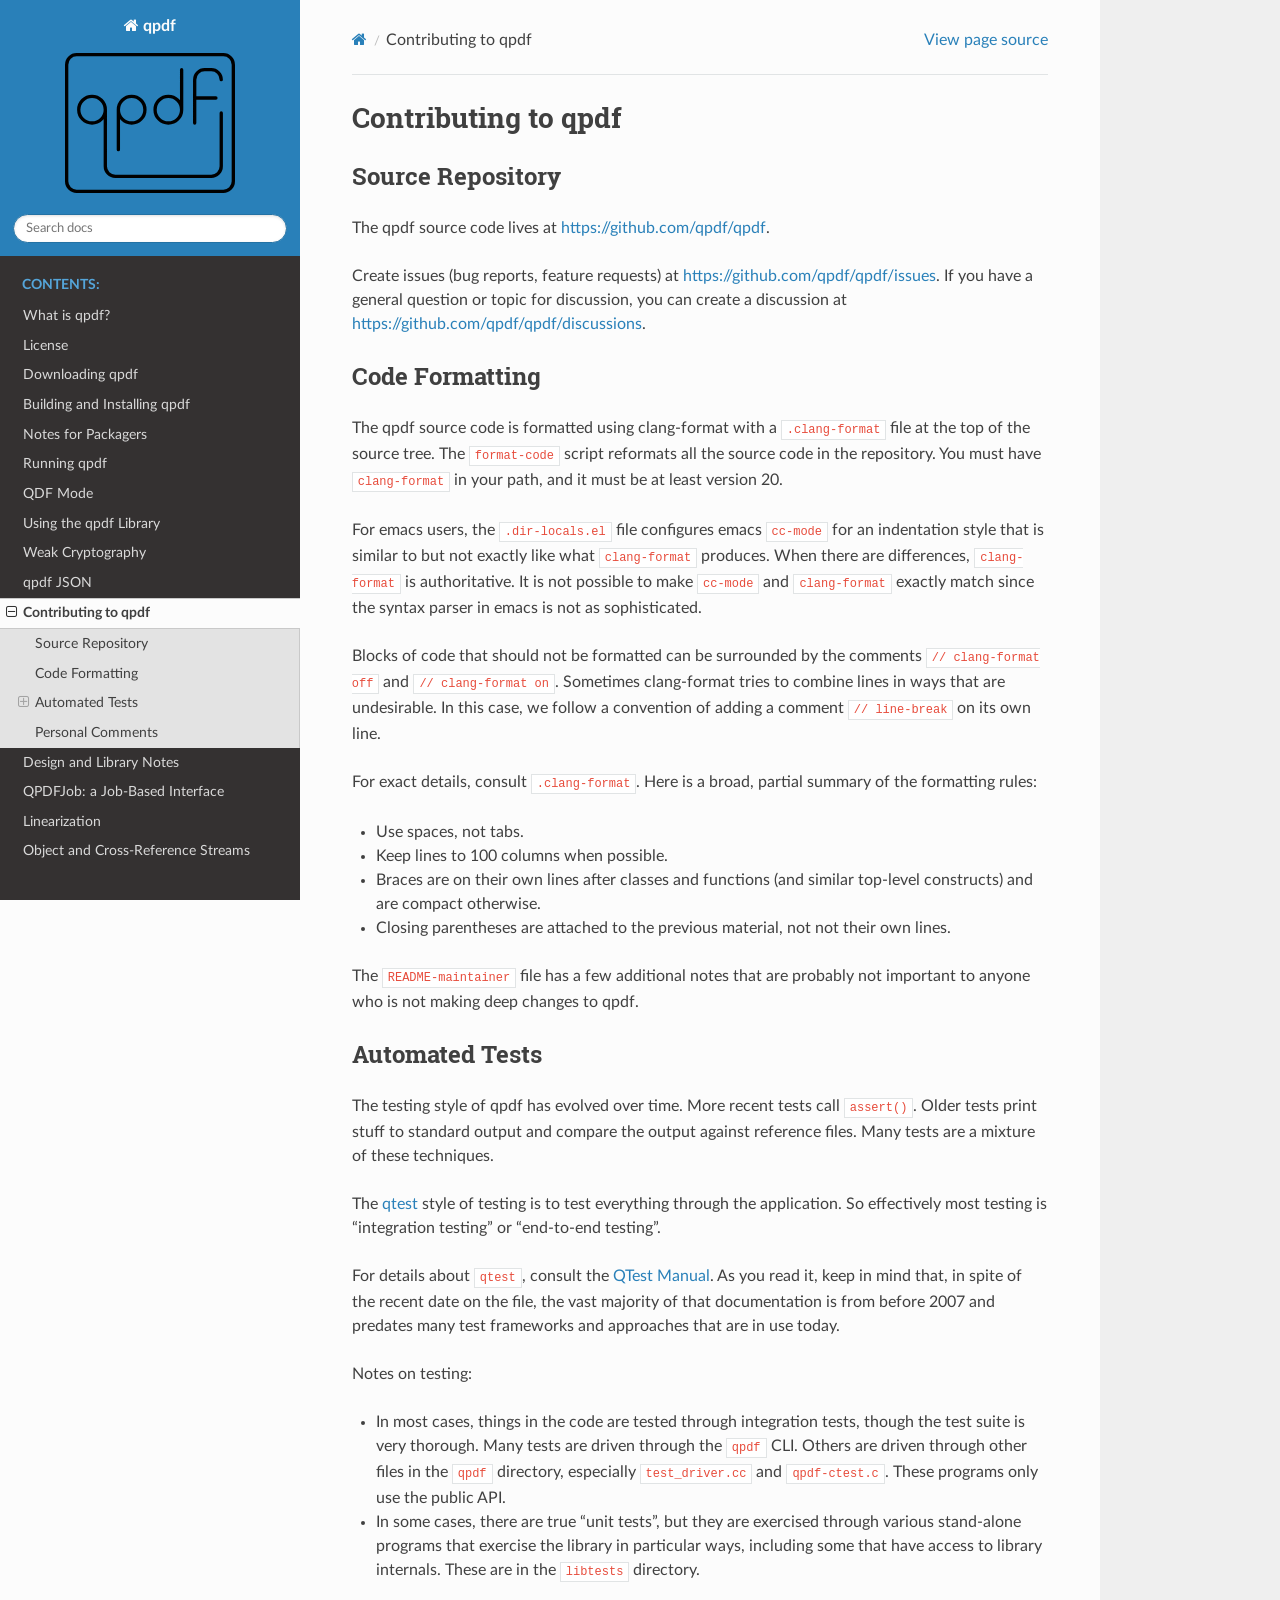
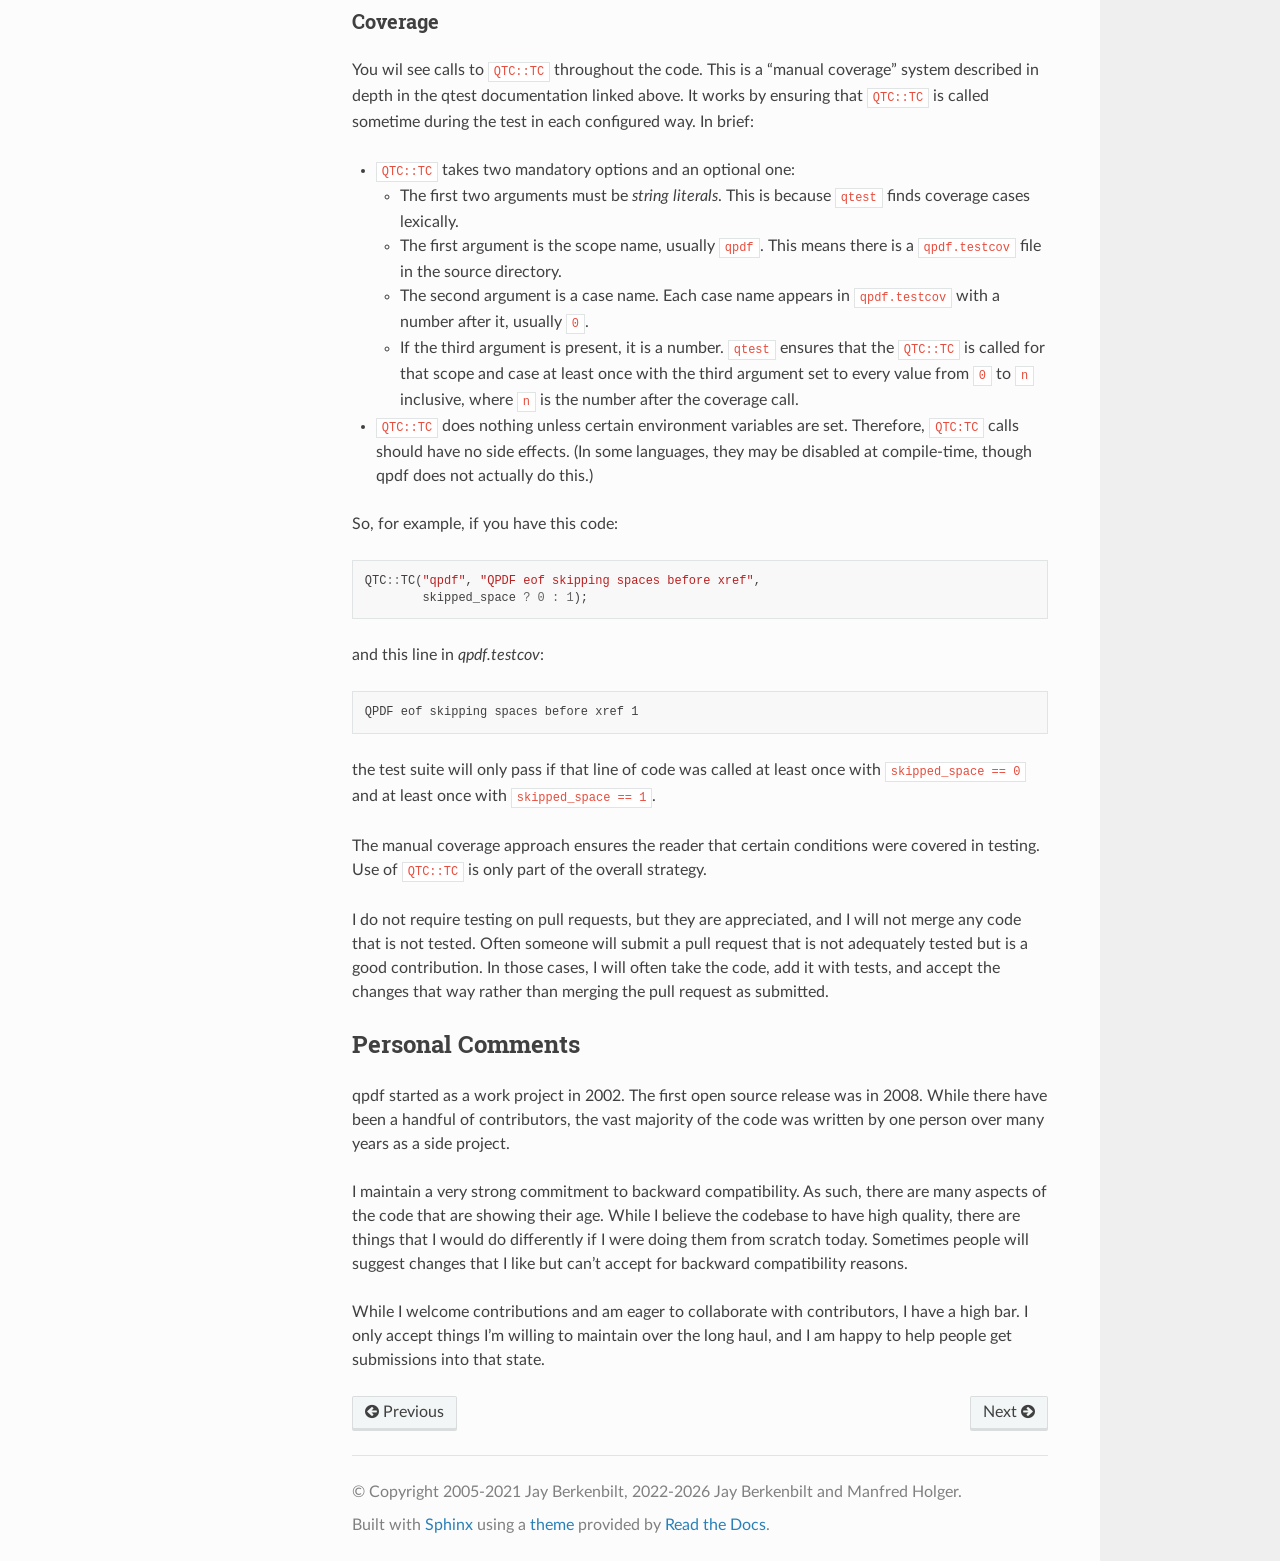
<file: books/qpdf-12.3.2-msvc64/share/doc/qpdf/manual-html/contributing.html>
<!DOCTYPE html>
<html class="writer-html5" lang="en" data-content_root="./">
<head>
  <meta charset="utf-8" /><meta name="viewport" content="width=device-width, initial-scale=1" />

  <meta name="viewport" content="width=device-width, initial-scale=1.0" />
  <title>Contributing to qpdf &mdash; qpdf 12.3.2 documentation</title>
      <link rel="stylesheet" type="text/css" href="_static/pygments.css?v=80d5e7a1" />
      <link rel="stylesheet" type="text/css" href="_static/css/theme.css?v=9edc463e" />
      <link rel="stylesheet" type="text/css" href="_static/css/wraptable.css?v=846ecf4c" />

  
      <script src="_static/jquery.js?v=5d32c60e"></script>
      <script src="_static/_sphinx_javascript_frameworks_compat.js?v=2cd50e6c"></script>
      <script src="_static/documentation_options.js?v=133720b1"></script>
      <script src="_static/doctools.js?v=fd6eb6e6"></script>
      <script src="_static/sphinx_highlight.js?v=6ffebe34"></script>
    <script src="_static/js/theme.js"></script>
    <link rel="index" title="Index" href="genindex.html" />
    <link rel="search" title="Search" href="search.html" />
    <link rel="next" title="Design and Library Notes" href="design.html" />
    <link rel="prev" title="qpdf JSON" href="json.html" /> 
</head>

<body class="wy-body-for-nav"> 
  <div class="wy-grid-for-nav">
    <nav data-toggle="wy-nav-shift" class="wy-nav-side">
      <div class="wy-side-scroll">
        <div class="wy-side-nav-search" >

          
          
          <a href="index.html" class="icon icon-home">
            qpdf
              <img src="_static/qpdf.svg" class="logo" alt="Logo"/>
          </a>
<div role="search">
  <form id="rtd-search-form" class="wy-form" action="search.html" method="get">
    <input type="text" name="q" placeholder="Search docs" aria-label="Search docs" />
    <input type="hidden" name="check_keywords" value="yes" />
    <input type="hidden" name="area" value="default" />
  </form>
</div>
        </div><div class="wy-menu wy-menu-vertical" data-spy="affix" role="navigation" aria-label="Navigation menu">
              <p class="caption" role="heading"><span class="caption-text">Contents:</span></p>
<ul class="current">
<li class="toctree-l1"><a class="reference internal" href="overview.html">What is qpdf?</a></li>
<li class="toctree-l1"><a class="reference internal" href="license.html">License</a></li>
<li class="toctree-l1"><a class="reference internal" href="download.html">Downloading qpdf</a></li>
<li class="toctree-l1"><a class="reference internal" href="installation.html">Building and Installing qpdf</a></li>
<li class="toctree-l1"><a class="reference internal" href="packaging.html">Notes for Packagers</a></li>
<li class="toctree-l1"><a class="reference internal" href="cli.html">Running qpdf</a></li>
<li class="toctree-l1"><a class="reference internal" href="qdf.html">QDF Mode</a></li>
<li class="toctree-l1"><a class="reference internal" href="library.html">Using the qpdf Library</a></li>
<li class="toctree-l1"><a class="reference internal" href="weak-crypto.html">Weak Cryptography</a></li>
<li class="toctree-l1"><a class="reference internal" href="json.html">qpdf JSON</a></li>
<li class="toctree-l1 current"><a class="current reference internal" href="#">Contributing to qpdf</a><ul>
<li class="toctree-l2"><a class="reference internal" href="#source-repository">Source Repository</a></li>
<li class="toctree-l2"><a class="reference internal" href="#code-formatting">Code Formatting</a></li>
<li class="toctree-l2"><a class="reference internal" href="#automated-tests">Automated Tests</a><ul>
<li class="toctree-l3"><a class="reference internal" href="#coverage">Coverage</a></li>
</ul>
</li>
<li class="toctree-l2"><a class="reference internal" href="#personal-comments">Personal Comments</a></li>
</ul>
</li>
<li class="toctree-l1"><a class="reference internal" href="design.html">Design and Library Notes</a></li>
<li class="toctree-l1"><a class="reference internal" href="qpdf-job.html">QPDFJob: a Job-Based Interface</a></li>
<li class="toctree-l1"><a class="reference internal" href="linearization.html">Linearization</a></li>
<li class="toctree-l1"><a class="reference internal" href="object-streams.html">Object and Cross-Reference Streams</a></li>
<li class="toctree-l1"><a class="reference internal" href="encryption.html">PDF Encryption</a></li>
<li class="toctree-l1"><a class="reference internal" href="release-notes.html">Release Notes</a></li>
<li class="toctree-l1"><a class="reference internal" href="acknowledgement.html">Acknowledgments</a></li>
</ul>

        </div>
      </div>
    </nav>

    <section data-toggle="wy-nav-shift" class="wy-nav-content-wrap"><nav class="wy-nav-top" aria-label="Mobile navigation menu" >
          <i data-toggle="wy-nav-top" class="fa fa-bars"></i>
          <a href="index.html">qpdf</a>
      </nav>

      <div class="wy-nav-content">
        <div class="rst-content">
          <div role="navigation" aria-label="Page navigation">
  <ul class="wy-breadcrumbs">
      <li><a href="index.html" class="icon icon-home" aria-label="Home"></a></li>
      <li class="breadcrumb-item active">Contributing to qpdf</li>
      <li class="wy-breadcrumbs-aside">
            <a href="_sources/contributing.rst.txt" rel="nofollow"> View page source</a>
      </li>
  </ul>
  <hr/>
</div>
          <div role="main" class="document" itemscope="itemscope" itemtype="http://schema.org/Article">
           <div itemprop="articleBody">
             
  <section id="contributing-to-qpdf">
<span id="contributing"></span><h1>Contributing to qpdf<a class="headerlink" href="#contributing-to-qpdf" title="Link to this heading"></a></h1>
<section id="source-repository">
<span id="id1"></span><h2>Source Repository<a class="headerlink" href="#source-repository" title="Link to this heading"></a></h2>
<p>The qpdf source code lives at <a class="reference external" href="https://github.com/qpdf/qpdf">https://github.com/qpdf/qpdf</a>.</p>
<p>Create issues (bug reports, feature requests) at
<a class="reference external" href="https://github.com/qpdf/qpdf/issues">https://github.com/qpdf/qpdf/issues</a>. If you have a general question or
topic for discussion, you can create a discussion at
<a class="reference external" href="https://github.com/qpdf/qpdf/discussions">https://github.com/qpdf/qpdf/discussions</a>.</p>
</section>
<section id="code-formatting">
<span id="id2"></span><h2>Code Formatting<a class="headerlink" href="#code-formatting" title="Link to this heading"></a></h2>
<p>The qpdf source code is formatted using clang-format with a
<code class="file docutils literal notranslate"><span class="pre">.clang-format</span></code> file at the top of the source tree. The
<code class="file docutils literal notranslate"><span class="pre">format-code</span></code> script reformats all the source code in the
repository. You must have <code class="docutils literal notranslate"><span class="pre">clang-format</span></code> in your path, and it must
be at least version 20.</p>
<p>For emacs users, the <code class="file docutils literal notranslate"><span class="pre">.dir-locals.el</span></code> file configures emacs
<code class="docutils literal notranslate"><span class="pre">cc-mode</span></code> for an indentation style that is similar to but not
exactly like what <code class="docutils literal notranslate"><span class="pre">clang-format</span></code> produces. When there are
differences, <code class="docutils literal notranslate"><span class="pre">clang-format</span></code> is authoritative. It is not possible to
make <code class="docutils literal notranslate"><span class="pre">cc-mode</span></code> and <code class="docutils literal notranslate"><span class="pre">clang-format</span></code> exactly match since the syntax
parser in emacs is not as sophisticated.</p>
<p>Blocks of code that should not be formatted can be surrounded by the
comments <code class="docutils literal notranslate"><span class="pre">//</span> <span class="pre">clang-format</span> <span class="pre">off</span></code> and <code class="docutils literal notranslate"><span class="pre">//</span> <span class="pre">clang-format</span> <span class="pre">on</span></code>. Sometimes
clang-format tries to combine lines in ways that are undesirable. In
this case, we follow a convention of adding a comment <code class="docutils literal notranslate"><span class="pre">//</span>
<span class="pre">line-break</span></code> on its own line.</p>
<p>For exact details, consult <code class="file docutils literal notranslate"><span class="pre">.clang-format</span></code>. Here is a broad,
partial summary of the formatting rules:</p>
<ul class="simple">
<li><p>Use spaces, not tabs.</p></li>
<li><p>Keep lines to 100 columns when possible.</p></li>
<li><p>Braces are on their own lines after classes and functions (and
similar top-level constructs) and are compact otherwise.</p></li>
<li><p>Closing parentheses are attached to the previous material, not not
their own lines.</p></li>
</ul>
<p>The <code class="file docutils literal notranslate"><span class="pre">README-maintainer</span></code> file has a few additional notes that are
probably not important to anyone who is not making deep changes to
qpdf.</p>
</section>
<section id="automated-tests">
<span id="automated-testing"></span><h2>Automated Tests<a class="headerlink" href="#automated-tests" title="Link to this heading"></a></h2>
<p>The testing style of qpdf has evolved over time. More recent tests
call <code class="docutils literal notranslate"><span class="pre">assert()</span></code>. Older tests print stuff to standard output and
compare the output against reference files. Many tests are a mixture
of these techniques.</p>
<p>The <a class="reference external" href="https://qtest.sourceforge.io">qtest</a> style of testing is to
test everything through the application. So effectively most testing
is “integration testing” or “end-to-end testing”.</p>
<p>For details about <code class="docutils literal notranslate"><span class="pre">qtest</span></code>, consult the <a class="reference external" href="https://qtest.sourceforge.io/doc/qtest-manual.html">QTest Manual</a>. As you read
it, keep in mind that, in spite of the recent date on the file, the
vast majority of that documentation is from before 2007 and predates
many test frameworks and approaches that are in use today.</p>
<p>Notes on testing:</p>
<ul class="simple">
<li><p>In most cases, things in the code are tested through integration
tests, though the test suite is very thorough. Many tests are driven
through the <code class="docutils literal notranslate"><span class="pre">qpdf</span></code> CLI. Others are driven through other files in
the <code class="docutils literal notranslate"><span class="pre">qpdf</span></code> directory, especially <code class="docutils literal notranslate"><span class="pre">test_driver.cc</span></code> and
<code class="docutils literal notranslate"><span class="pre">qpdf-ctest.c</span></code>. These programs only use the public API.</p></li>
<li><p>In some cases, there are true “unit tests”, but they are exercised
through various stand-alone programs that exercise the library in
particular ways, including some that have access to library
internals. These are in the <code class="docutils literal notranslate"><span class="pre">libtests</span></code> directory.</p></li>
</ul>
<section id="coverage">
<h3>Coverage<a class="headerlink" href="#coverage" title="Link to this heading"></a></h3>
<p>You wil see calls to <code class="docutils literal notranslate"><span class="pre">QTC::TC</span></code> throughout the code. This is a
“manual coverage” system described in depth in the qtest documentation
linked above. It works by ensuring that <code class="docutils literal notranslate"><span class="pre">QTC::TC</span></code> is called sometime
during the test in each configured way. In brief:</p>
<ul class="simple">
<li><p><code class="docutils literal notranslate"><span class="pre">QTC::TC</span></code> takes two mandatory options and an optional one:</p>
<ul>
<li><p>The first two arguments must be <em>string literals</em>. This is because
<code class="docutils literal notranslate"><span class="pre">qtest</span></code> finds coverage cases lexically.</p></li>
<li><p>The first argument is the scope name, usually <code class="docutils literal notranslate"><span class="pre">qpdf</span></code>. This means
there is a <code class="docutils literal notranslate"><span class="pre">qpdf.testcov</span></code> file in the source directory.</p></li>
<li><p>The second argument is a case name. Each case name appears in
<code class="docutils literal notranslate"><span class="pre">qpdf.testcov</span></code> with a number after it, usually <code class="docutils literal notranslate"><span class="pre">0</span></code>.</p></li>
<li><p>If the third argument is present, it is a number. <code class="docutils literal notranslate"><span class="pre">qtest</span></code>
ensures that the <code class="docutils literal notranslate"><span class="pre">QTC::TC</span></code> is called for that scope and case at
least once with the third argument set to every value from <code class="docutils literal notranslate"><span class="pre">0</span></code>
to <code class="docutils literal notranslate"><span class="pre">n</span></code> inclusive, where <code class="docutils literal notranslate"><span class="pre">n</span></code> is the number after the coverage
call.</p></li>
</ul>
</li>
<li><p><code class="docutils literal notranslate"><span class="pre">QTC::TC</span></code> does nothing unless certain environment variables are
set. Therefore, <code class="docutils literal notranslate"><span class="pre">QTC:TC</span></code> calls should have no side effects. (In
some languages, they may be disabled at compile-time, though qpdf
does not actually do this.)</p></li>
</ul>
<p>So, for example, if you have this code:</p>
<div class="highlight-C++ notranslate"><div class="highlight"><pre><span></span><span class="n">QTC</span><span class="o">::</span><span class="n">TC</span><span class="p">(</span><span class="s">&quot;qpdf&quot;</span><span class="p">,</span><span class="w"> </span><span class="s">&quot;QPDF eof skipping spaces before xref&quot;</span><span class="p">,</span>
<span class="w">        </span><span class="n">skipped_space</span><span class="w"> </span><span class="o">?</span><span class="w"> </span><span class="mi">0</span><span class="w"> </span><span class="o">:</span><span class="w"> </span><span class="mi">1</span><span class="p">);</span>
</pre></div>
</div>
<p>and this line in <cite>qpdf.testcov</cite>:</p>
<div class="highlight-none notranslate"><div class="highlight"><pre><span></span>QPDF eof skipping spaces before xref 1
</pre></div>
</div>
<p>the test suite will only pass if that line of code was called at least
once with <code class="docutils literal notranslate"><span class="pre">skipped_space</span> <span class="pre">==</span> <span class="pre">0</span></code> and at least once with <code class="docutils literal notranslate"><span class="pre">skipped_space</span>
<span class="pre">==</span> <span class="pre">1</span></code>.</p>
<p>The manual coverage approach ensures the reader that certain
conditions were covered in testing. Use of <code class="docutils literal notranslate"><span class="pre">QTC::TC</span></code> is only part of
the overall strategy.</p>
<p>I do not require testing on pull requests, but they are appreciated,
and I will not merge any code that is not tested. Often someone will
submit a pull request that is not adequately tested but is a good
contribution. In those cases, I will often take the code, add it with
tests, and accept the changes that way rather than merging the pull
request as submitted.</p>
</section>
</section>
<section id="personal-comments">
<h2>Personal Comments<a class="headerlink" href="#personal-comments" title="Link to this heading"></a></h2>
<p>qpdf started as a work project in 2002. The first open source release
was in 2008. While there have been a handful of contributors, the vast
majority of the code was written by one person over many years as a
side project.</p>
<p>I maintain a very strong commitment to backward compatibility. As
such, there are many aspects of the code that are showing their age.
While I believe the codebase to have high quality, there are things
that I would do differently if I were doing them from scratch today.
Sometimes people will suggest changes that I like but can’t accept for
backward compatibility reasons.</p>
<p>While I welcome contributions and am eager to collaborate with
contributors, I have a high bar. I only accept things I’m willing to
maintain over the long haul, and I am happy to help people get
submissions into that state.</p>
</section>
</section>


           </div>
          </div>
          <footer><div class="rst-footer-buttons" role="navigation" aria-label="Footer">
        <a href="json.html" class="btn btn-neutral float-left" title="qpdf JSON" accesskey="p" rel="prev"><span class="fa fa-arrow-circle-left" aria-hidden="true"></span> Previous</a>
        <a href="design.html" class="btn btn-neutral float-right" title="Design and Library Notes" accesskey="n" rel="next">Next <span class="fa fa-arrow-circle-right" aria-hidden="true"></span></a>
    </div>

  <hr/>

  <div role="contentinfo">
    <p>&#169; Copyright 2005-2021 Jay Berkenbilt, 2022-2026 Jay Berkenbilt and Manfred Holger.</p>
  </div>

  Built with <a href="https://www.sphinx-doc.org/">Sphinx</a> using a
    <a href="https://github.com/readthedocs/sphinx_rtd_theme">theme</a>
    provided by <a href="https://readthedocs.org">Read the Docs</a>.
   

</footer>
        </div>
      </div>
    </section>
  </div>
  <script>
      jQuery(function () {
          SphinxRtdTheme.Navigation.enable(true);
      });
  </script> 

</body>
</html>
</file>
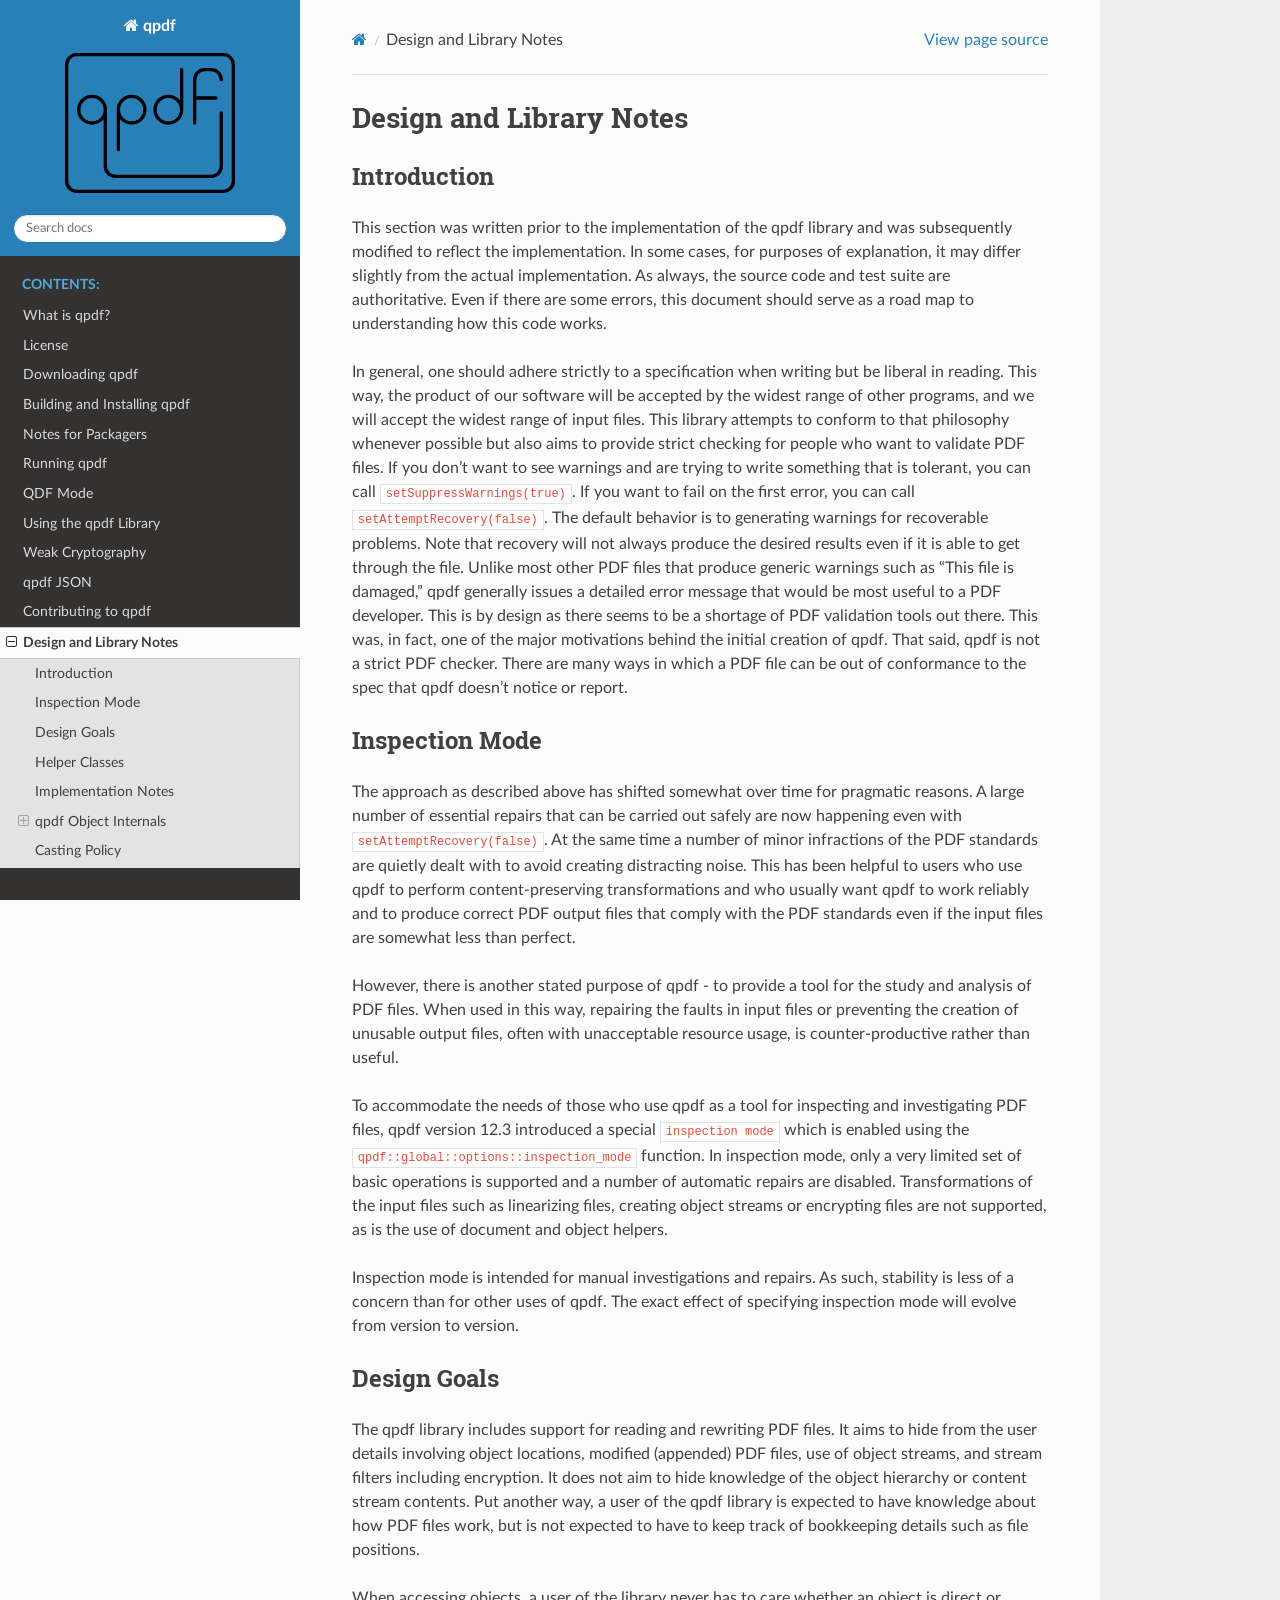
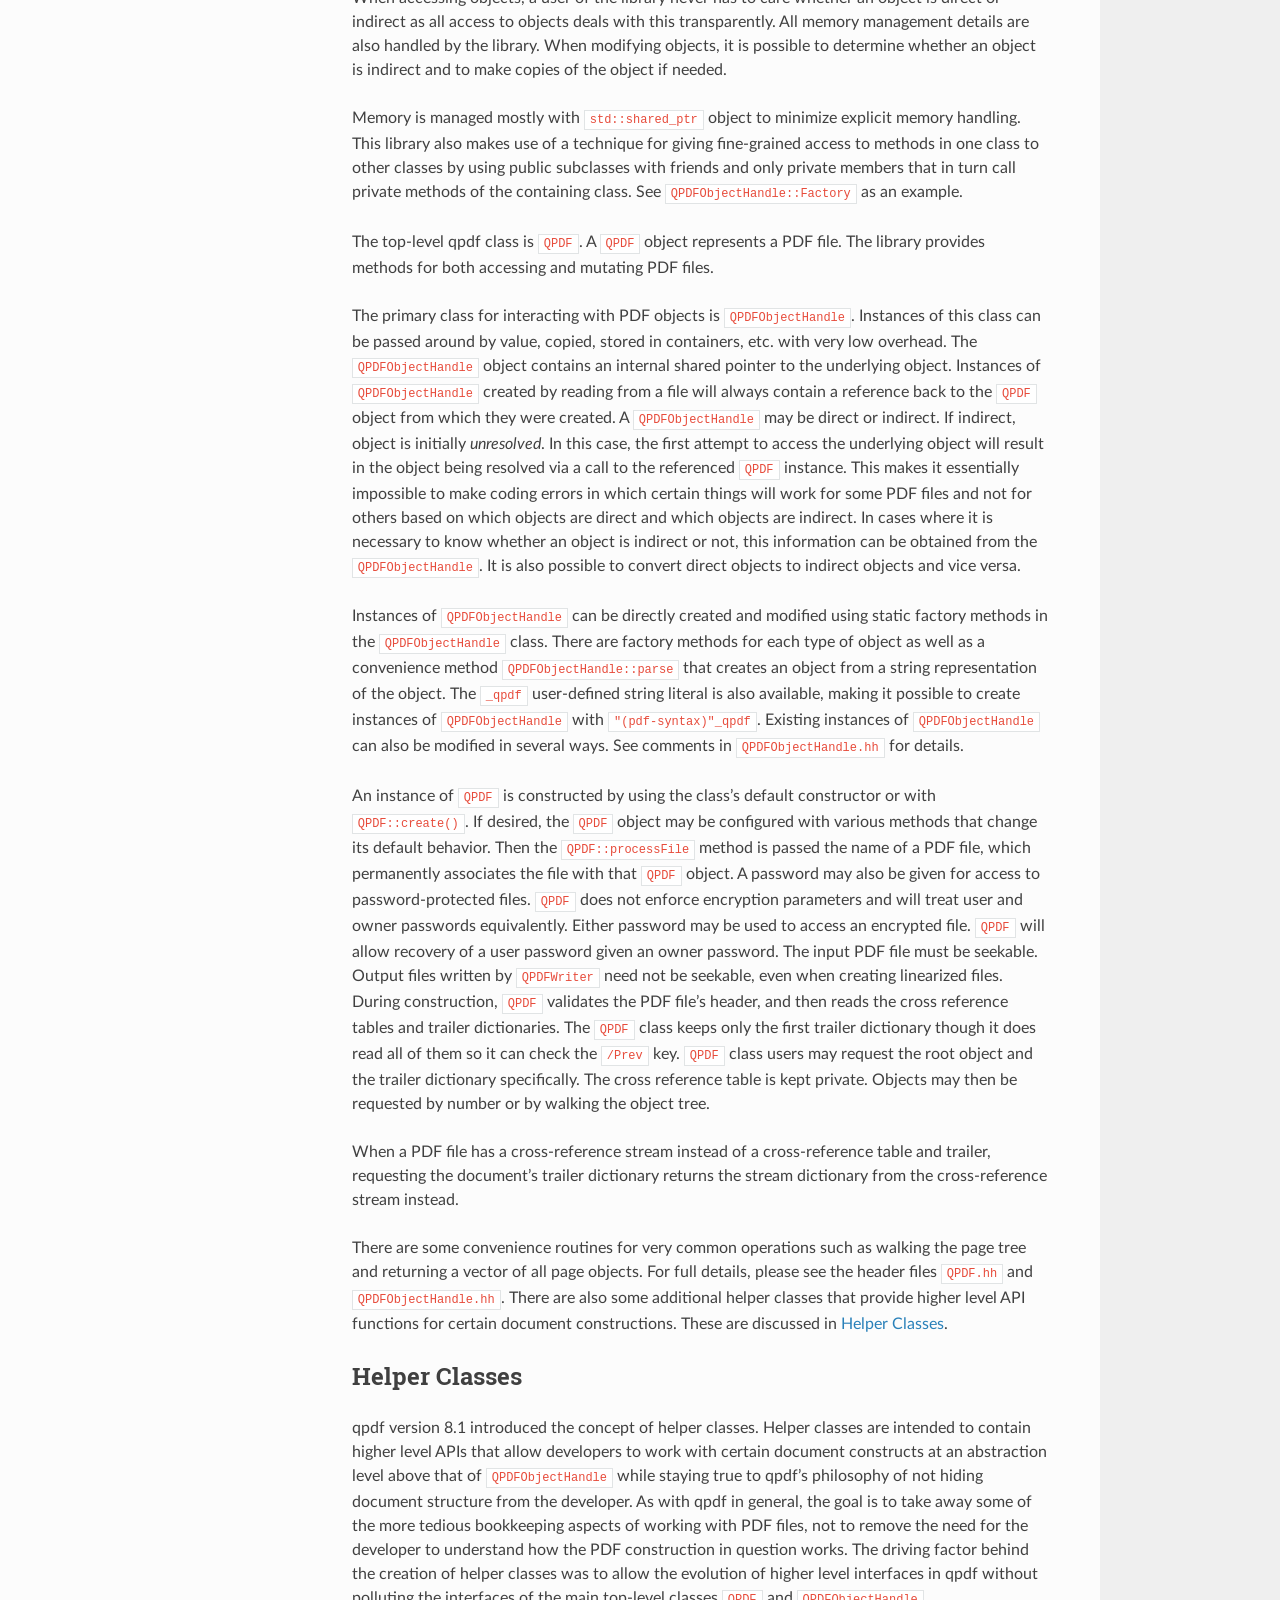
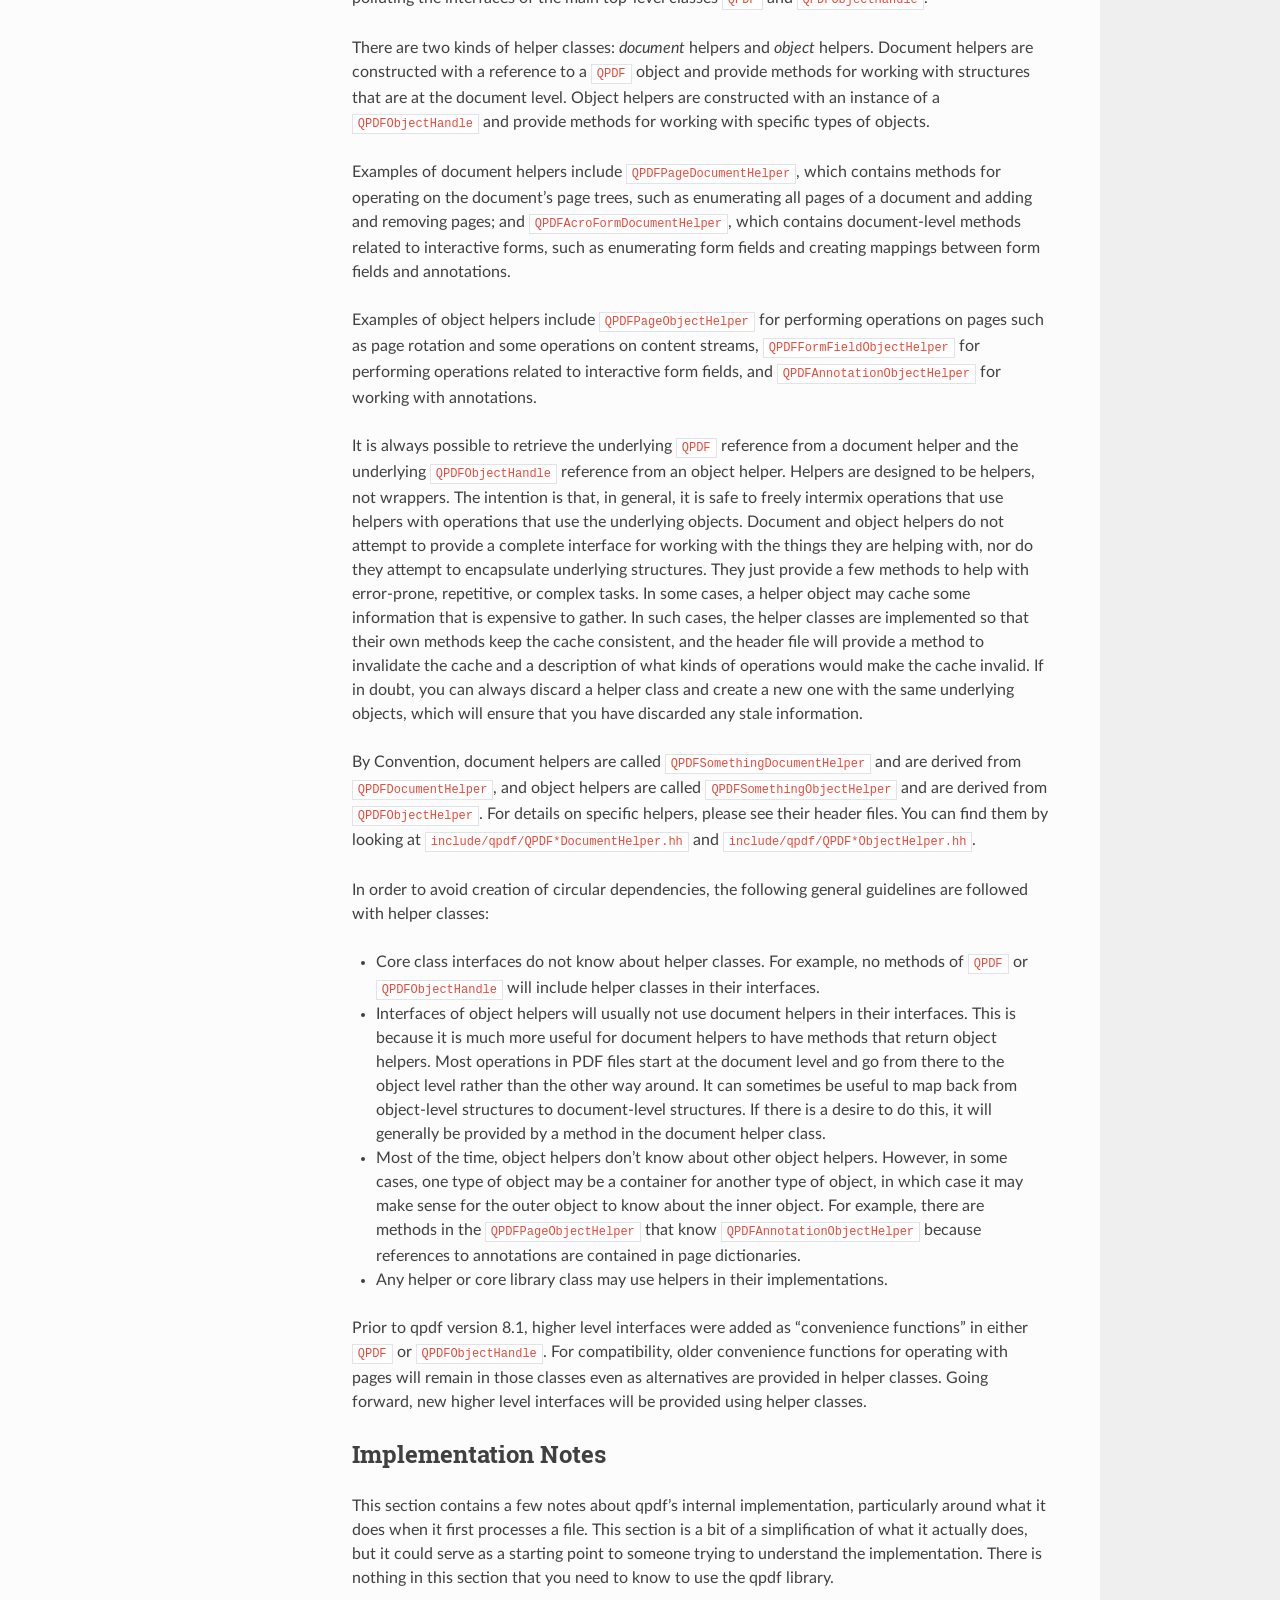
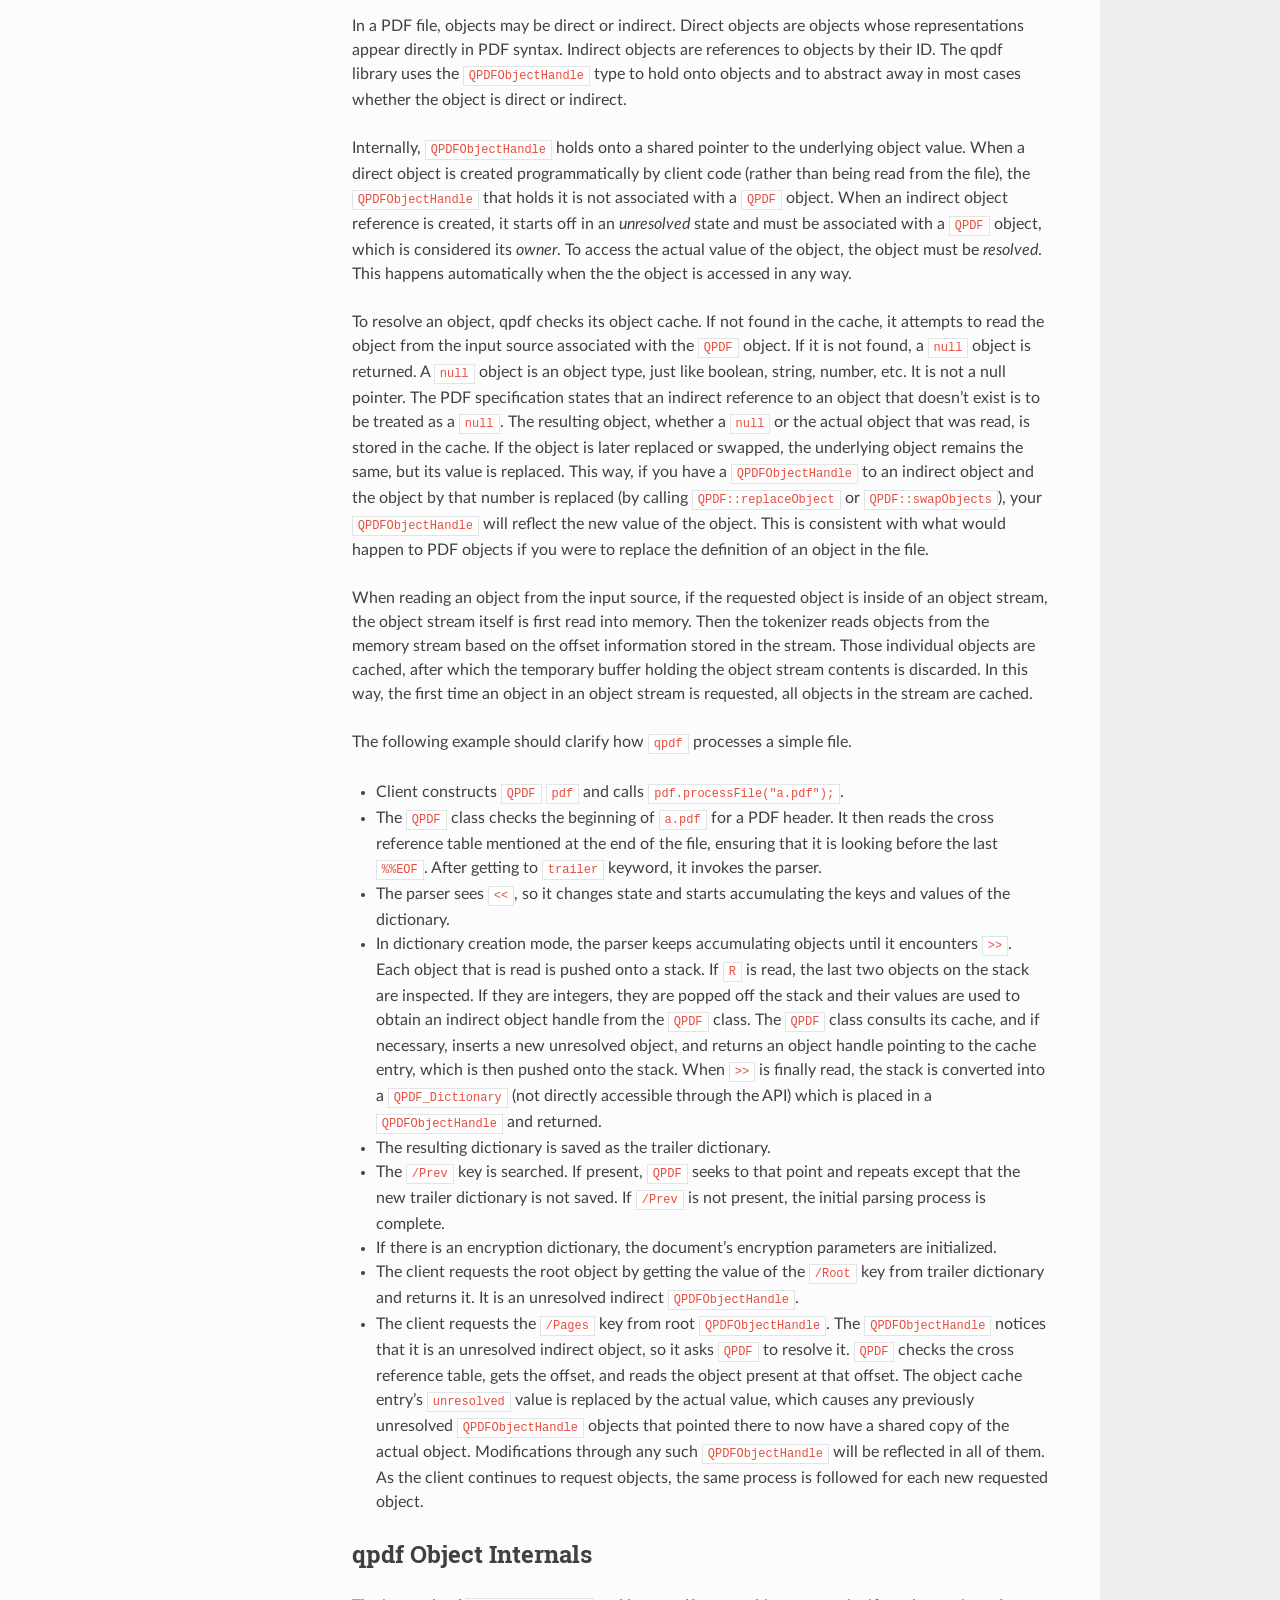
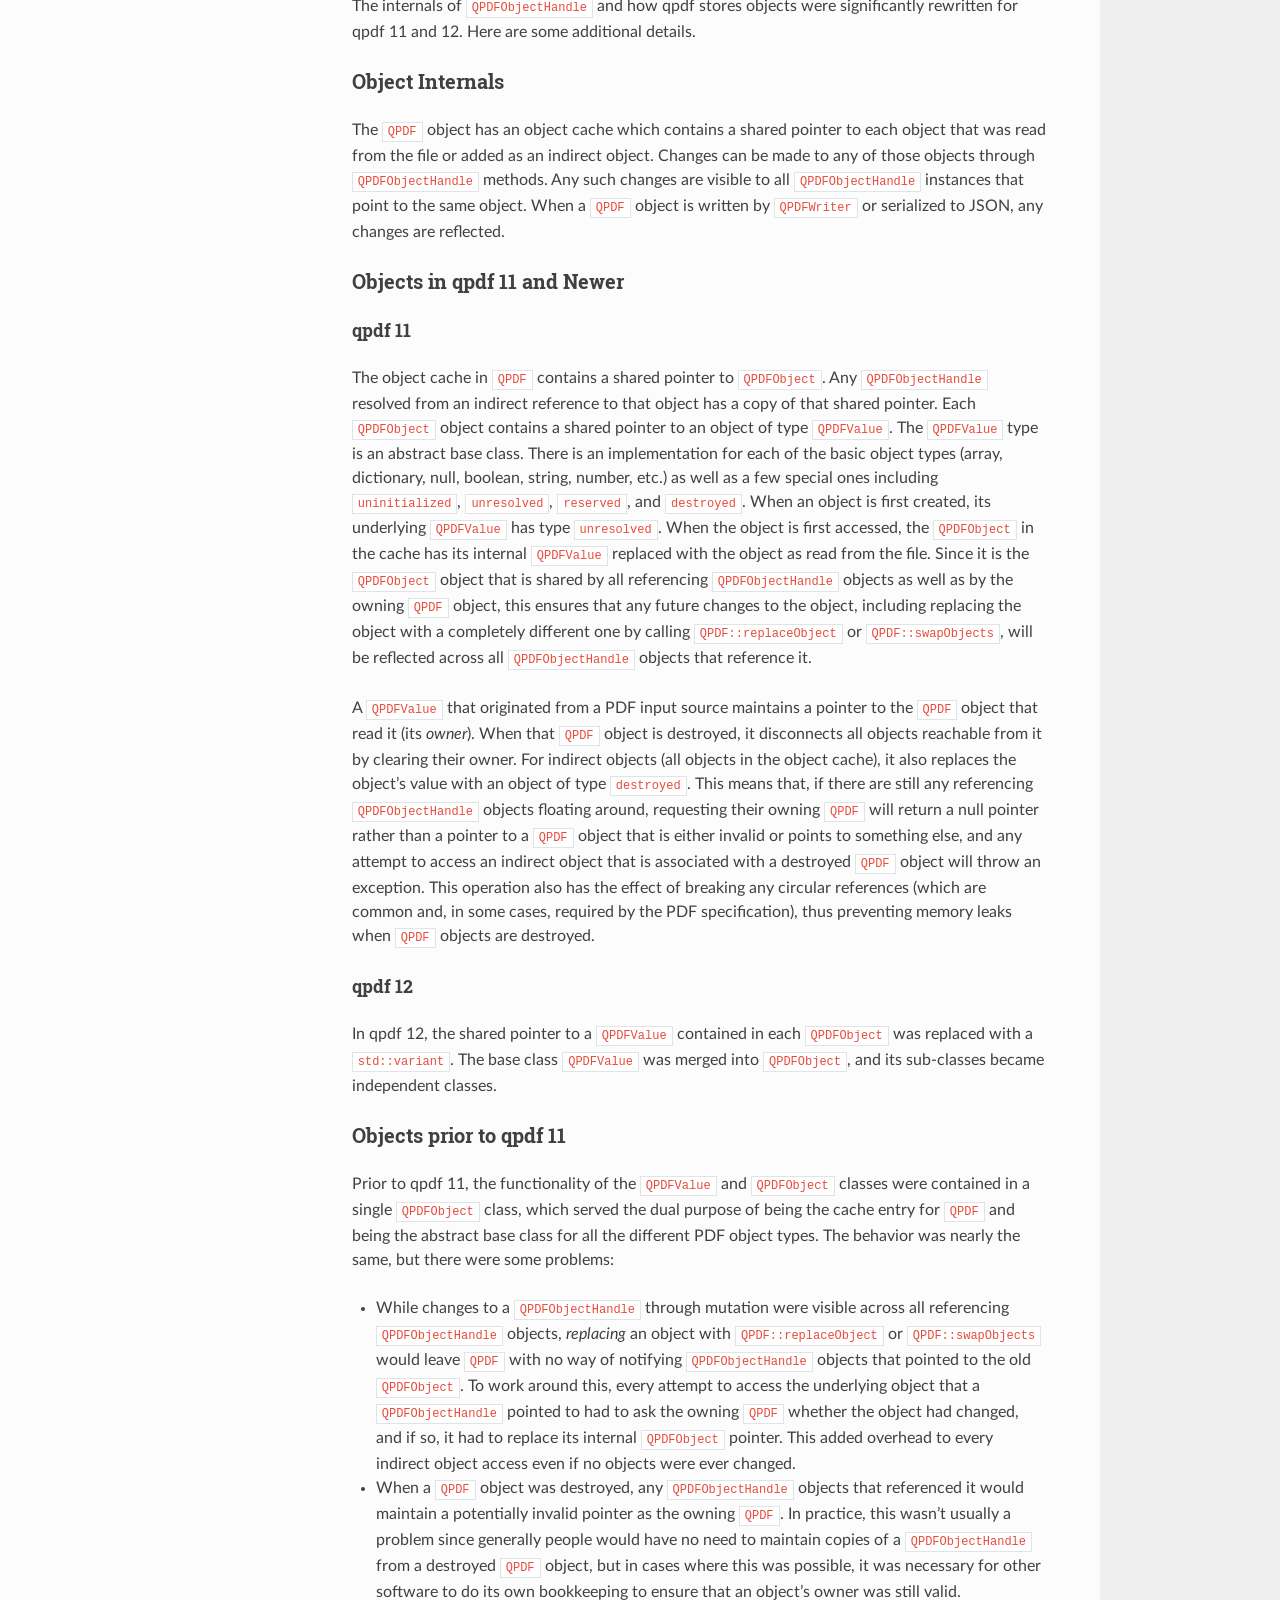
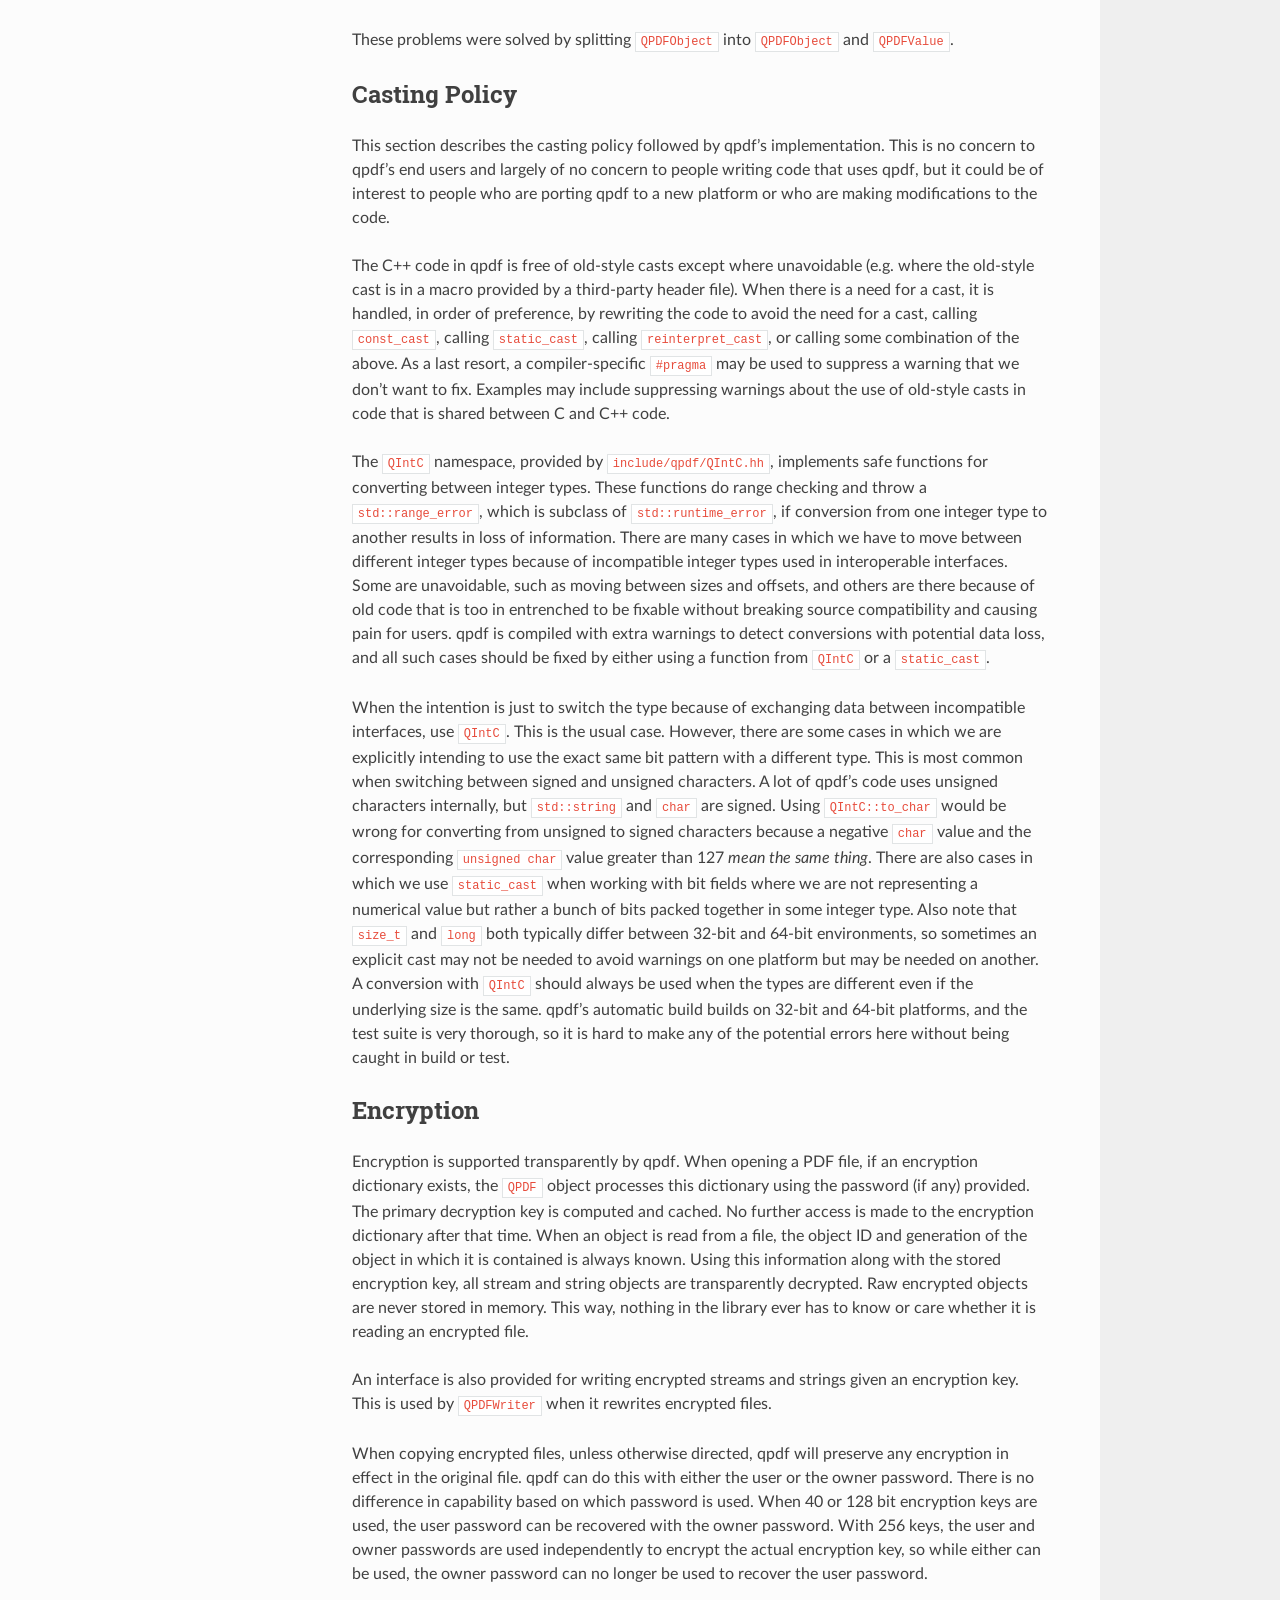
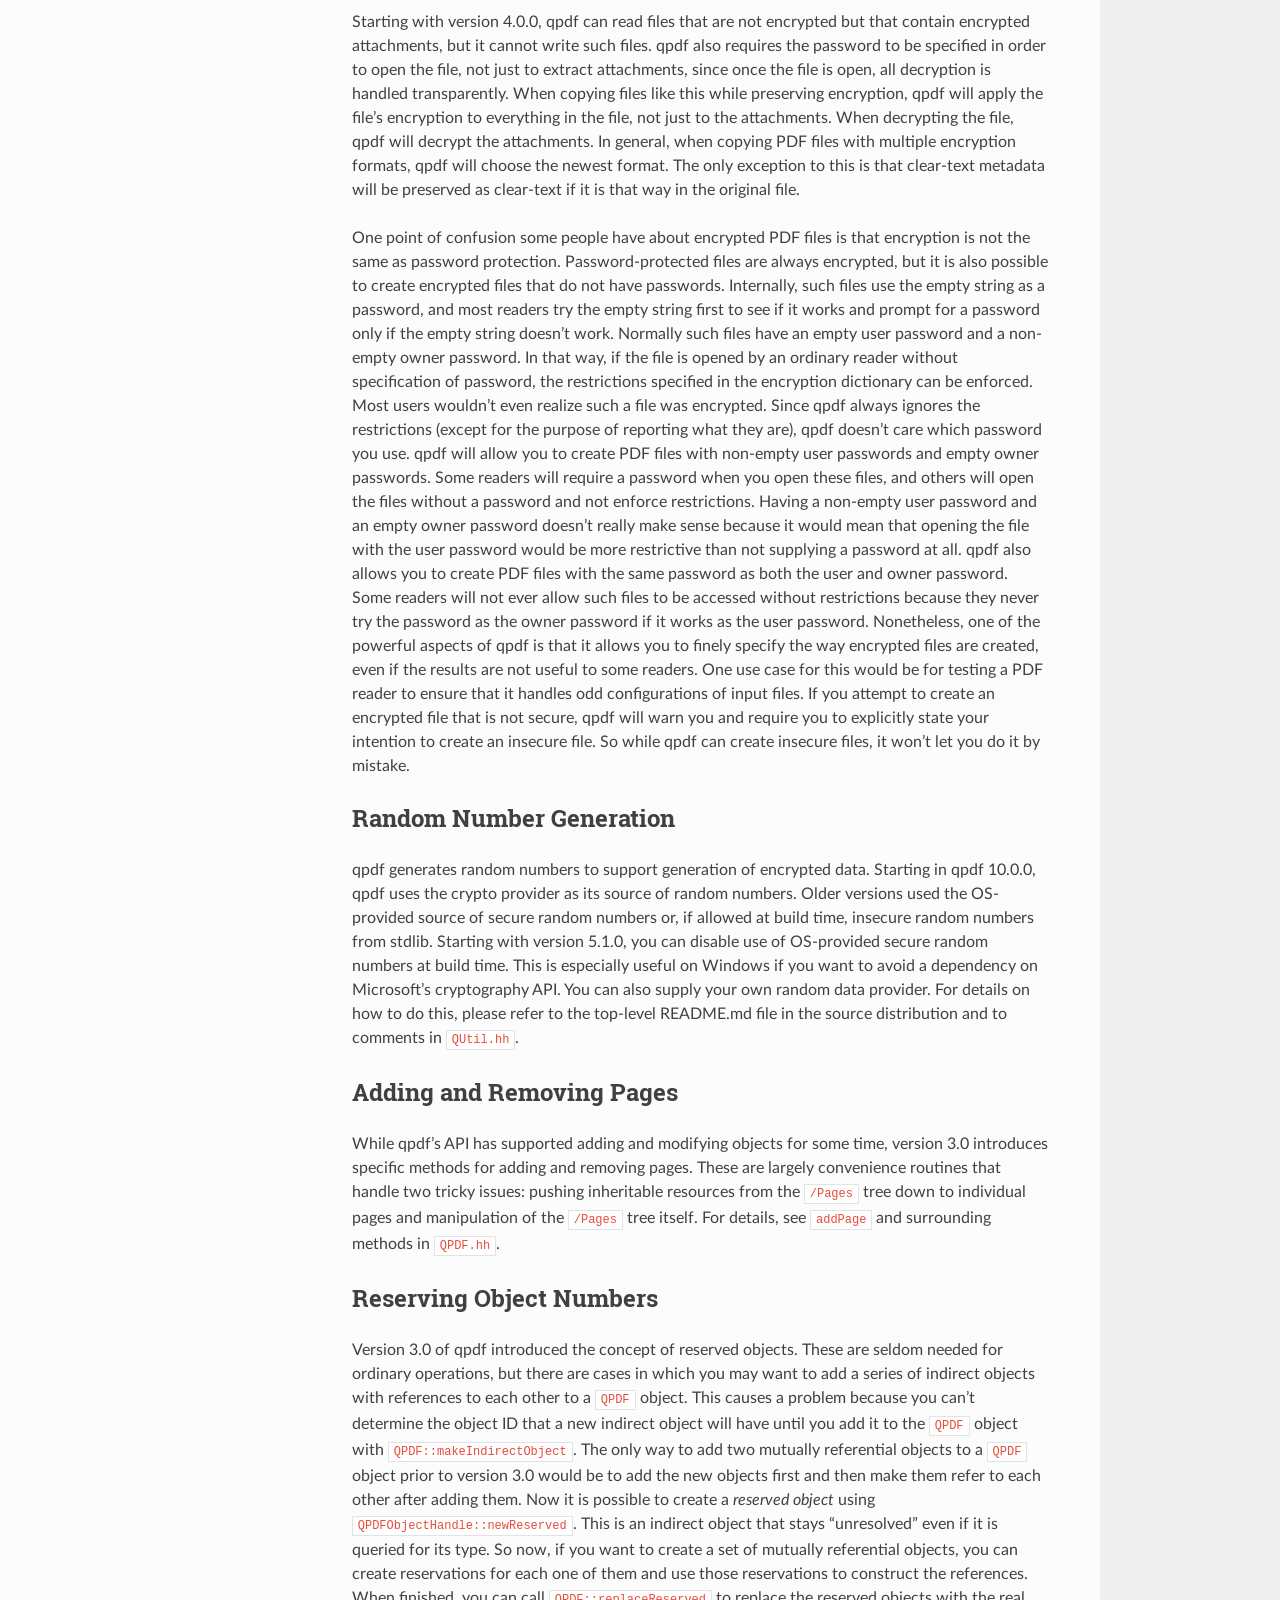
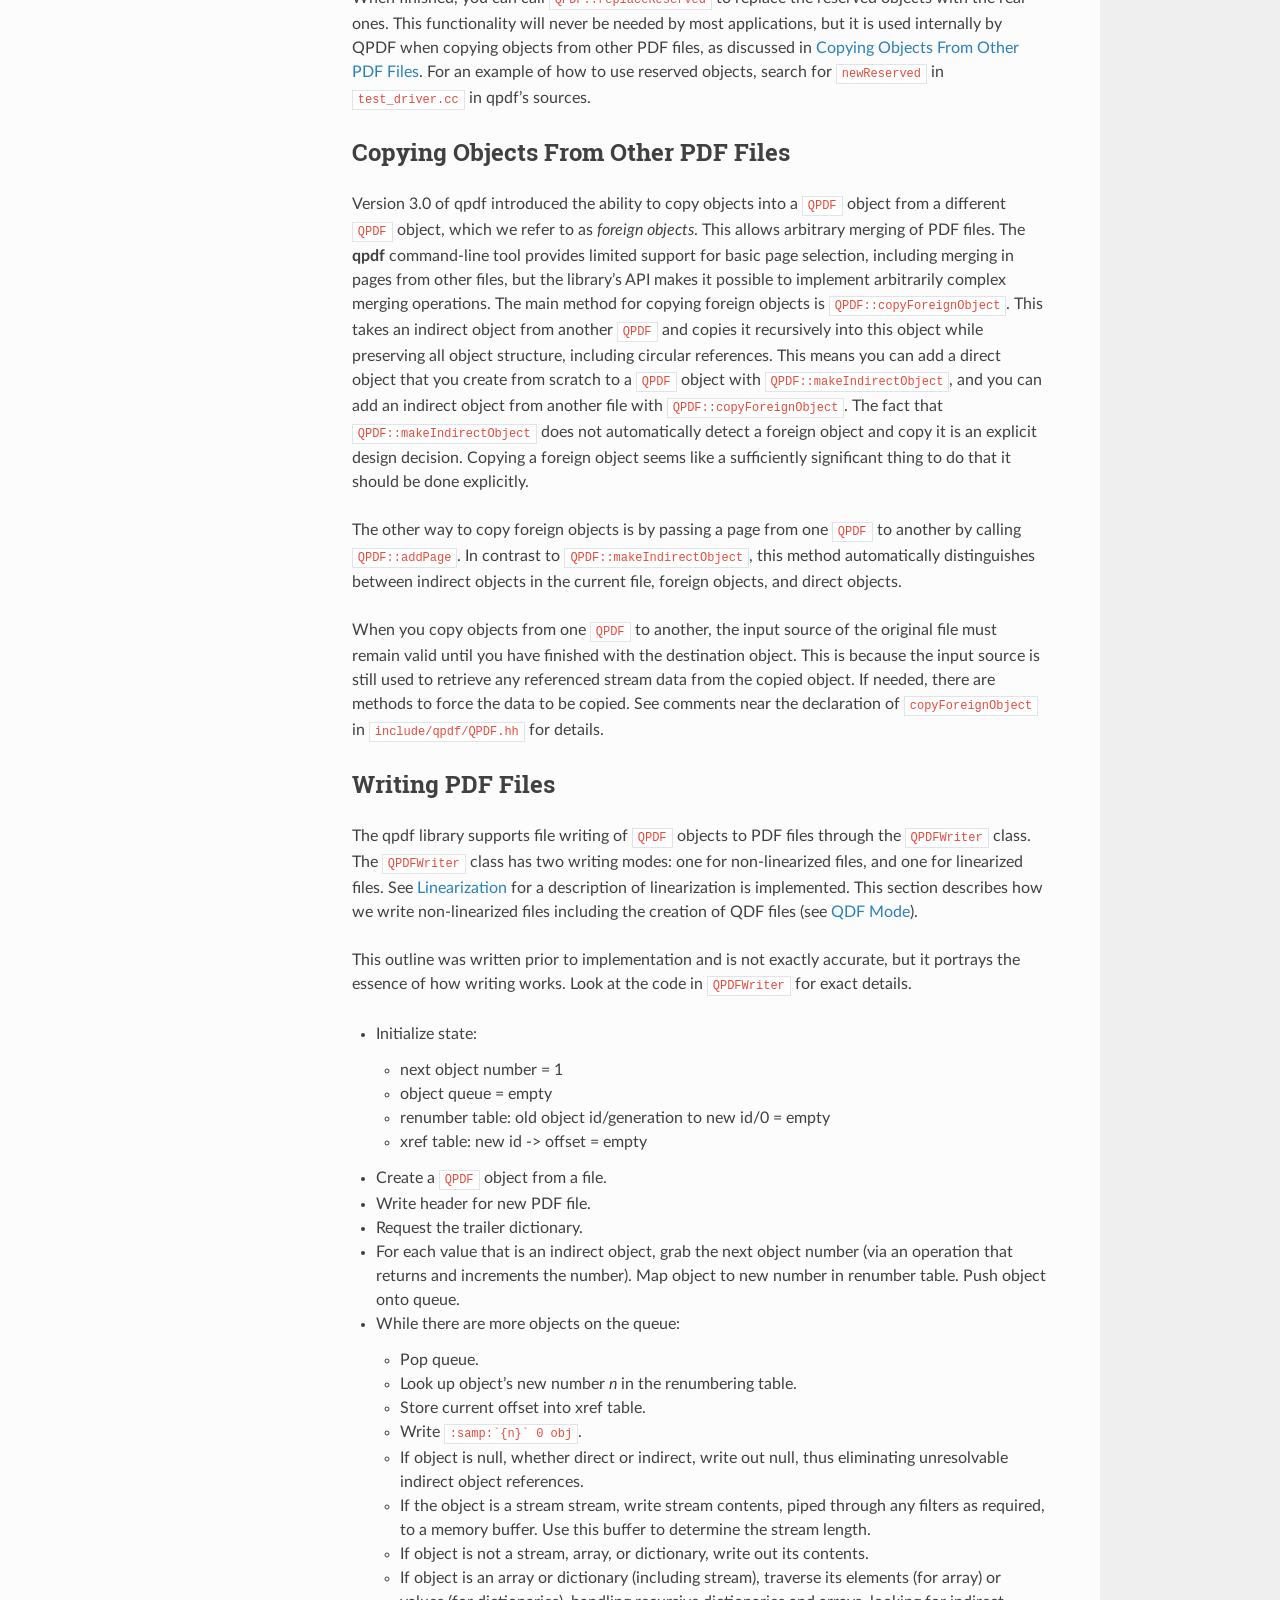
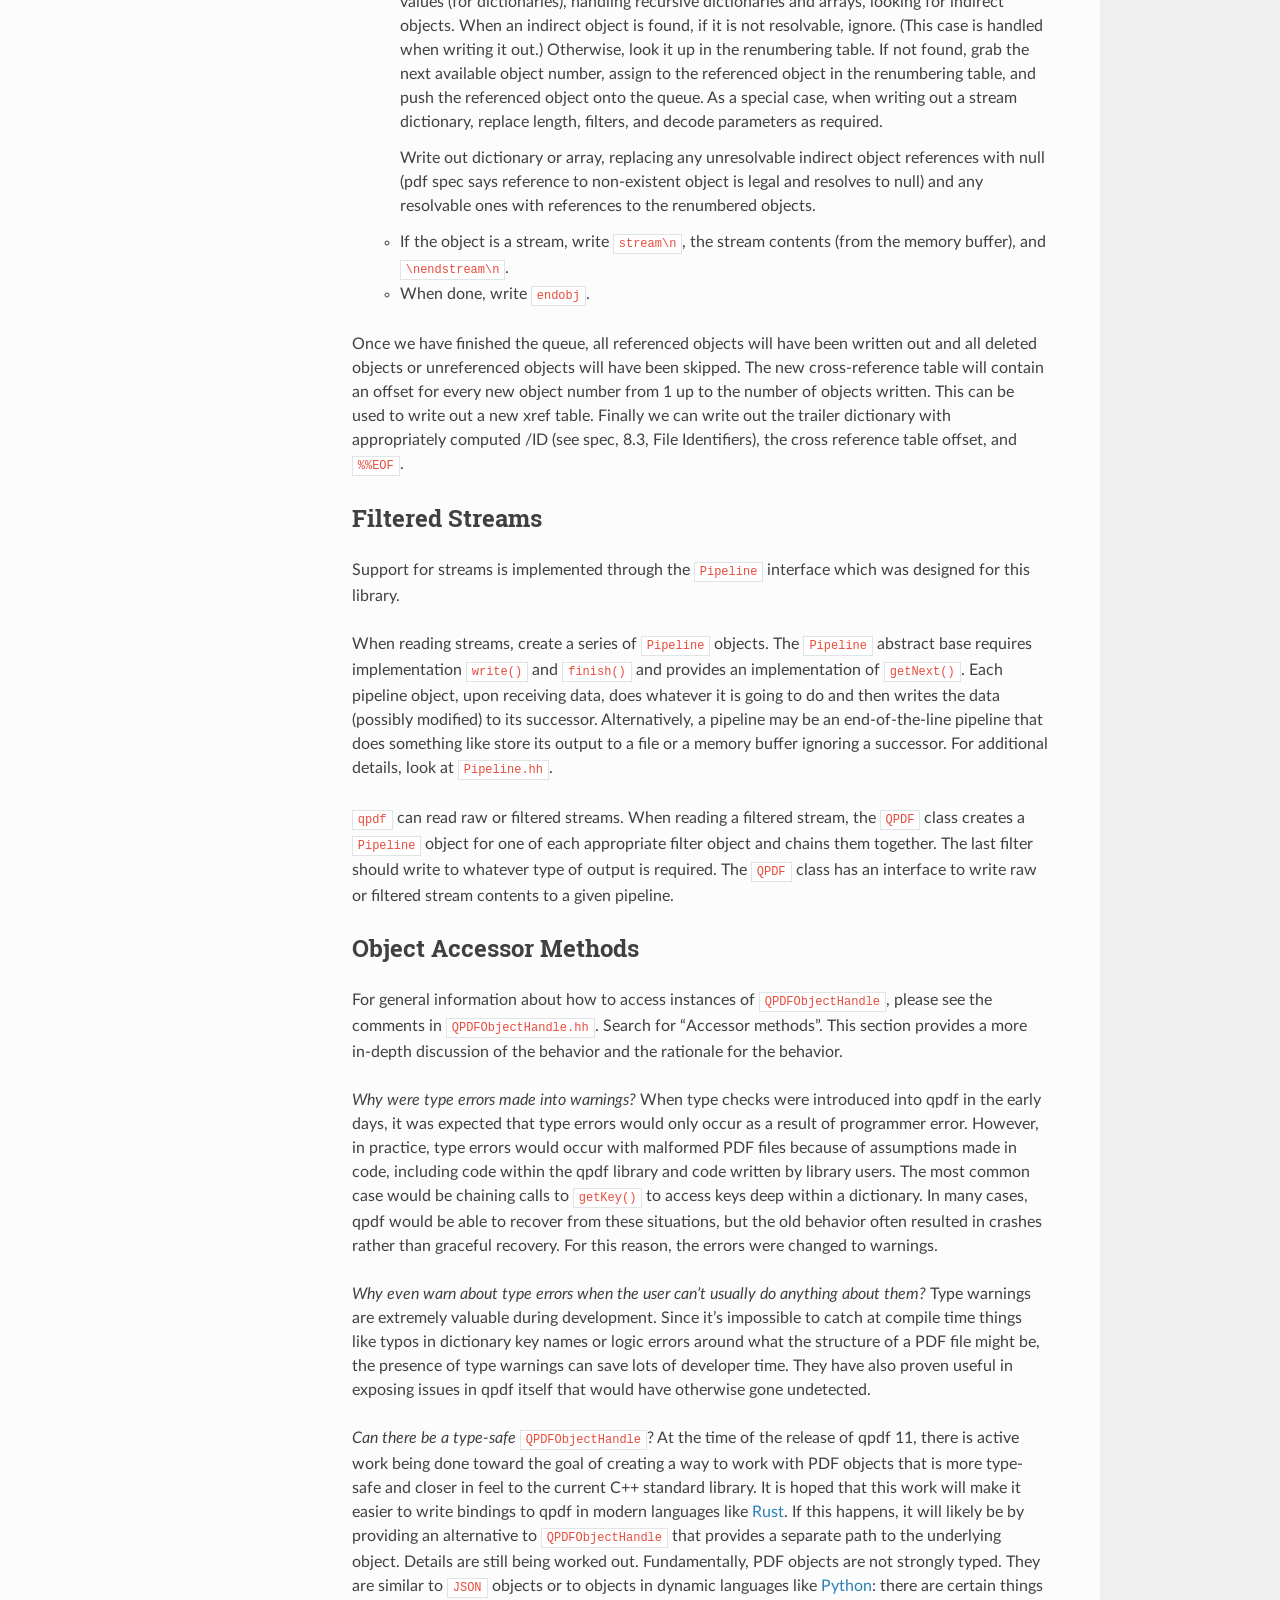
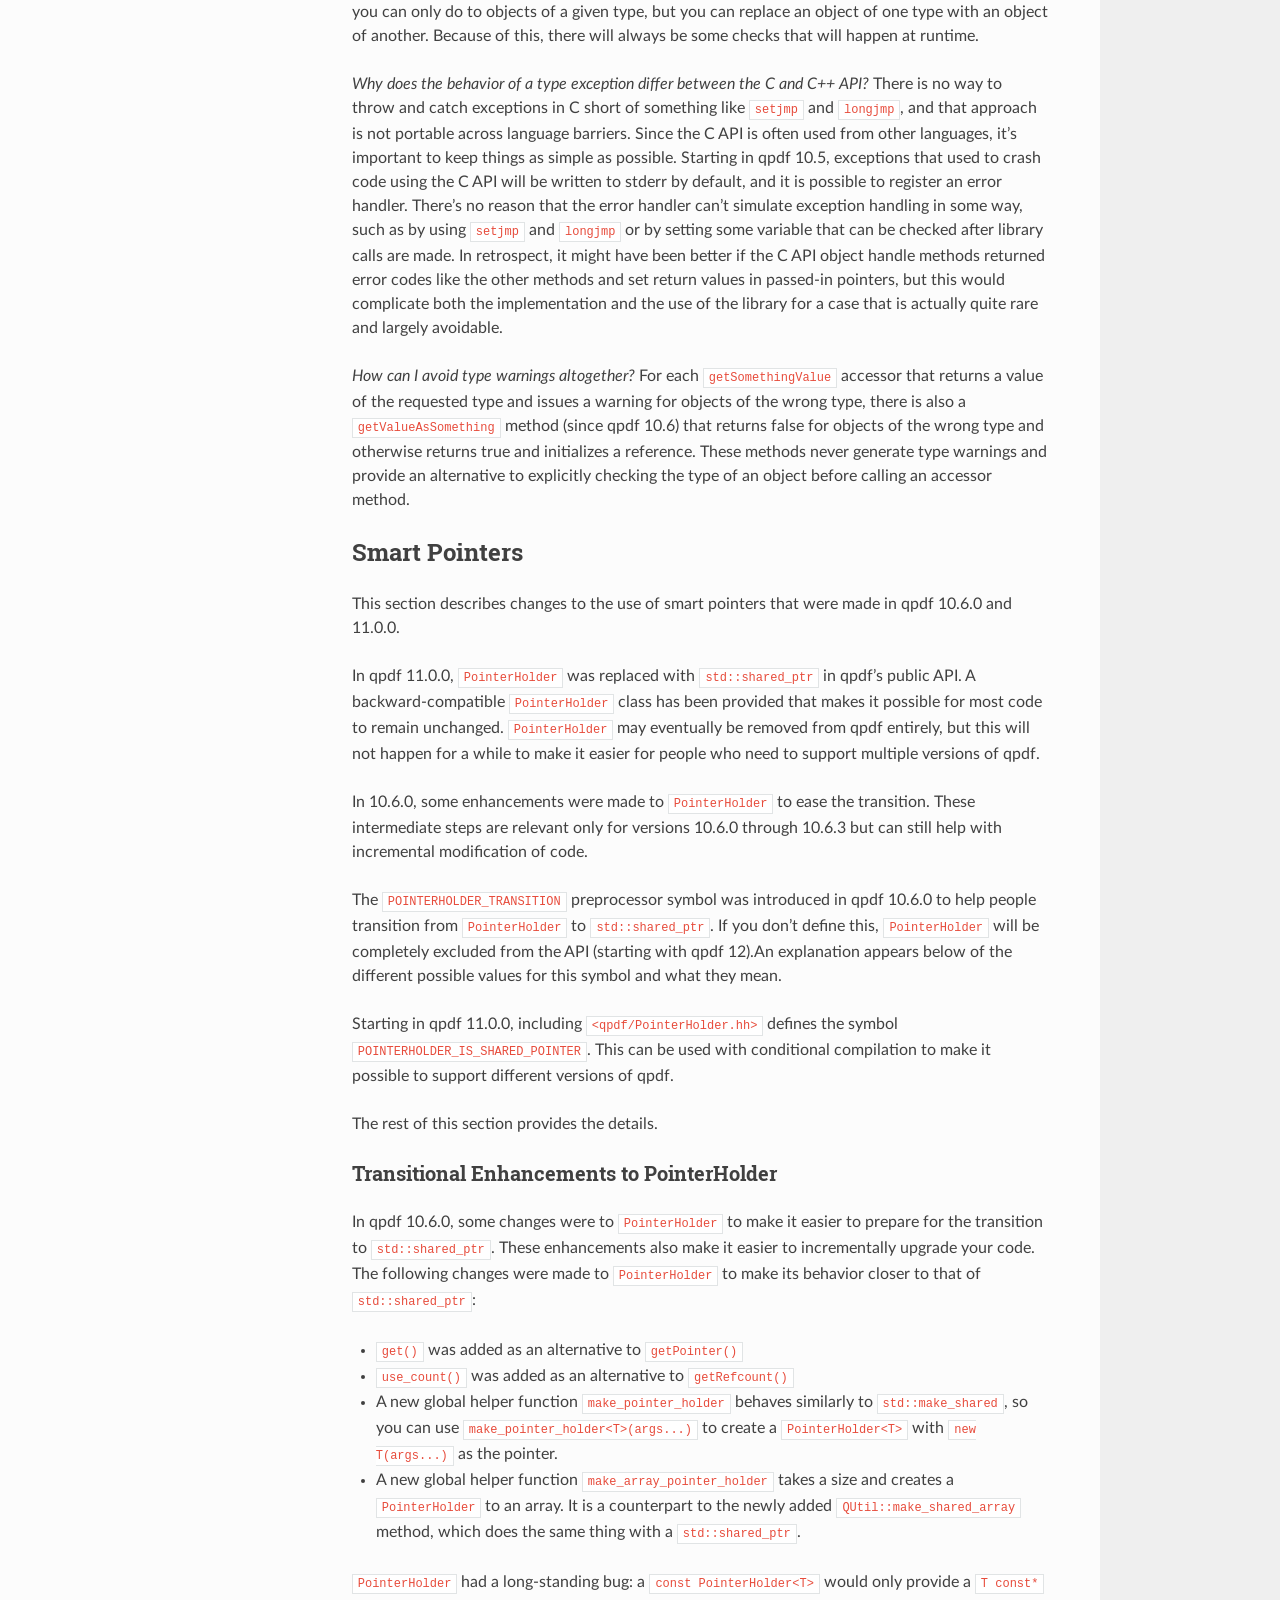
<file: books/qpdf-12.3.2-msvc64/share/doc/qpdf/manual-html/design.html>
<!DOCTYPE html>
<html class="writer-html5" lang="en" data-content_root="./">
<head>
  <meta charset="utf-8" /><meta name="viewport" content="width=device-width, initial-scale=1" />

  <meta name="viewport" content="width=device-width, initial-scale=1.0" />
  <title>Design and Library Notes &mdash; qpdf 12.3.2 documentation</title>
      <link rel="stylesheet" type="text/css" href="_static/pygments.css?v=80d5e7a1" />
      <link rel="stylesheet" type="text/css" href="_static/css/theme.css?v=9edc463e" />
      <link rel="stylesheet" type="text/css" href="_static/css/wraptable.css?v=846ecf4c" />

  
      <script src="_static/jquery.js?v=5d32c60e"></script>
      <script src="_static/_sphinx_javascript_frameworks_compat.js?v=2cd50e6c"></script>
      <script src="_static/documentation_options.js?v=133720b1"></script>
      <script src="_static/doctools.js?v=fd6eb6e6"></script>
      <script src="_static/sphinx_highlight.js?v=6ffebe34"></script>
    <script src="_static/js/theme.js"></script>
    <link rel="index" title="Index" href="genindex.html" />
    <link rel="search" title="Search" href="search.html" />
    <link rel="next" title="QPDFJob: a Job-Based Interface" href="qpdf-job.html" />
    <link rel="prev" title="Contributing to qpdf" href="contributing.html" /> 
</head>

<body class="wy-body-for-nav"> 
  <div class="wy-grid-for-nav">
    <nav data-toggle="wy-nav-shift" class="wy-nav-side">
      <div class="wy-side-scroll">
        <div class="wy-side-nav-search" >

          
          
          <a href="index.html" class="icon icon-home">
            qpdf
              <img src="_static/qpdf.svg" class="logo" alt="Logo"/>
          </a>
<div role="search">
  <form id="rtd-search-form" class="wy-form" action="search.html" method="get">
    <input type="text" name="q" placeholder="Search docs" aria-label="Search docs" />
    <input type="hidden" name="check_keywords" value="yes" />
    <input type="hidden" name="area" value="default" />
  </form>
</div>
        </div><div class="wy-menu wy-menu-vertical" data-spy="affix" role="navigation" aria-label="Navigation menu">
              <p class="caption" role="heading"><span class="caption-text">Contents:</span></p>
<ul class="current">
<li class="toctree-l1"><a class="reference internal" href="overview.html">What is qpdf?</a></li>
<li class="toctree-l1"><a class="reference internal" href="license.html">License</a></li>
<li class="toctree-l1"><a class="reference internal" href="download.html">Downloading qpdf</a></li>
<li class="toctree-l1"><a class="reference internal" href="installation.html">Building and Installing qpdf</a></li>
<li class="toctree-l1"><a class="reference internal" href="packaging.html">Notes for Packagers</a></li>
<li class="toctree-l1"><a class="reference internal" href="cli.html">Running qpdf</a></li>
<li class="toctree-l1"><a class="reference internal" href="qdf.html">QDF Mode</a></li>
<li class="toctree-l1"><a class="reference internal" href="library.html">Using the qpdf Library</a></li>
<li class="toctree-l1"><a class="reference internal" href="weak-crypto.html">Weak Cryptography</a></li>
<li class="toctree-l1"><a class="reference internal" href="json.html">qpdf JSON</a></li>
<li class="toctree-l1"><a class="reference internal" href="contributing.html">Contributing to qpdf</a></li>
<li class="toctree-l1 current"><a class="current reference internal" href="#">Design and Library Notes</a><ul>
<li class="toctree-l2"><a class="reference internal" href="#introduction">Introduction</a></li>
<li class="toctree-l2"><a class="reference internal" href="#inspection-mode">Inspection Mode</a></li>
<li class="toctree-l2"><a class="reference internal" href="#design-goals">Design Goals</a></li>
<li class="toctree-l2"><a class="reference internal" href="#helper-classes">Helper Classes</a></li>
<li class="toctree-l2"><a class="reference internal" href="#implementation-notes">Implementation Notes</a></li>
<li class="toctree-l2"><a class="reference internal" href="#qpdf-object-internals">qpdf Object Internals</a><ul>
<li class="toctree-l3"><a class="reference internal" href="#id5">Object Internals</a></li>
<li class="toctree-l3"><a class="reference internal" href="#objects-in-qpdf-11-and-newer">Objects in qpdf 11 and Newer</a><ul>
<li class="toctree-l4"><a class="reference internal" href="#qpdf-11">qpdf 11</a></li>
<li class="toctree-l4"><a class="reference internal" href="#qpdf-12">qpdf 12</a></li>
</ul>
</li>
<li class="toctree-l3"><a class="reference internal" href="#objects-prior-to-qpdf-11">Objects prior to qpdf 11</a></li>
</ul>
</li>
<li class="toctree-l2"><a class="reference internal" href="#casting-policy">Casting Policy</a></li>
<li class="toctree-l2"><a class="reference internal" href="#encryption">Encryption</a></li>
<li class="toctree-l2"><a class="reference internal" href="#random-number-generation">Random Number Generation</a></li>
<li class="toctree-l2"><a class="reference internal" href="#adding-and-removing-pages">Adding and Removing Pages</a></li>
<li class="toctree-l2"><a class="reference internal" href="#reserving-object-numbers">Reserving Object Numbers</a></li>
<li class="toctree-l2"><a class="reference internal" href="#copying-objects-from-other-pdf-files">Copying Objects From Other PDF Files</a></li>
<li class="toctree-l2"><a class="reference internal" href="#writing-pdf-files">Writing PDF Files</a></li>
<li class="toctree-l2"><a class="reference internal" href="#filtered-streams">Filtered Streams</a></li>
<li class="toctree-l2"><a class="reference internal" href="#object-accessor-methods">Object Accessor Methods</a></li>
<li class="toctree-l2"><a class="reference internal" href="#smart-pointers">Smart Pointers</a><ul>
<li class="toctree-l3"><a class="reference internal" href="#transitional-enhancements-to-pointerholder">Transitional Enhancements to PointerHolder</a></li>
<li class="toctree-l3"><a class="reference internal" href="#differences-between-pointerholder-and-std-shared-ptr">Differences between <code class="docutils literal notranslate"><span class="pre">PointerHolder</span></code> and <code class="docutils literal notranslate"><span class="pre">std::shared_ptr</span></code></a></li>
<li class="toctree-l3"><a class="reference internal" href="#addressing-the-differences">Addressing the Differences</a></li>
<li class="toctree-l3"><a class="reference internal" href="#historical-background">Historical Background</a></li>
</ul>
</li>
</ul>
</li>
<li class="toctree-l1"><a class="reference internal" href="qpdf-job.html">QPDFJob: a Job-Based Interface</a></li>
<li class="toctree-l1"><a class="reference internal" href="linearization.html">Linearization</a></li>
<li class="toctree-l1"><a class="reference internal" href="object-streams.html">Object and Cross-Reference Streams</a></li>
<li class="toctree-l1"><a class="reference internal" href="encryption.html">PDF Encryption</a></li>
<li class="toctree-l1"><a class="reference internal" href="release-notes.html">Release Notes</a></li>
<li class="toctree-l1"><a class="reference internal" href="acknowledgement.html">Acknowledgments</a></li>
</ul>

        </div>
      </div>
    </nav>

    <section data-toggle="wy-nav-shift" class="wy-nav-content-wrap"><nav class="wy-nav-top" aria-label="Mobile navigation menu" >
          <i data-toggle="wy-nav-top" class="fa fa-bars"></i>
          <a href="index.html">qpdf</a>
      </nav>

      <div class="wy-nav-content">
        <div class="rst-content">
          <div role="navigation" aria-label="Page navigation">
  <ul class="wy-breadcrumbs">
      <li><a href="index.html" class="icon icon-home" aria-label="Home"></a></li>
      <li class="breadcrumb-item active">Design and Library Notes</li>
      <li class="wy-breadcrumbs-aside">
            <a href="_sources/design.rst.txt" rel="nofollow"> View page source</a>
      </li>
  </ul>
  <hr/>
</div>
          <div role="main" class="document" itemscope="itemscope" itemtype="http://schema.org/Article">
           <div itemprop="articleBody">
             
  <section id="design-and-library-notes">
<span id="design"></span><h1>Design and Library Notes<a class="headerlink" href="#design-and-library-notes" title="Link to this heading"></a></h1>
<section id="introduction">
<span id="design-intro"></span><h2>Introduction<a class="headerlink" href="#introduction" title="Link to this heading"></a></h2>
<p>This section was written prior to the implementation of the qpdf
library and was subsequently modified to reflect the implementation.
In some cases, for purposes of explanation, it may differ slightly
from the actual implementation. As always, the source code and test
suite are authoritative. Even if there are some errors, this document
should serve as a road map to understanding how this code works.</p>
<p>In general, one should adhere strictly to a specification when writing
but be liberal in reading. This way, the product of our software will
be accepted by the widest range of other programs, and we will accept
the widest range of input files. This library attempts to conform to
that philosophy whenever possible but also aims to provide strict
checking for people who want to validate PDF files. If you don’t want
to see warnings and are trying to write something that is tolerant,
you can call <code class="docutils literal notranslate"><span class="pre">setSuppressWarnings(true)</span></code>. If you want to fail on the
first error, you can call <code class="docutils literal notranslate"><span class="pre">setAttemptRecovery(false)</span></code>. The default
behavior is to generating warnings for recoverable problems. Note that
recovery will not always produce the desired results even if it is
able to get through the file. Unlike most other PDF files that produce
generic warnings such as “This file is damaged,” qpdf generally issues
a detailed error message that would be most useful to a PDF developer.
This is by design as there seems to be a shortage of PDF validation
tools out there. This was, in fact, one of the major motivations
behind the initial creation of qpdf. That said, qpdf is not a strict
PDF checker. There are many ways in which a PDF file can be out of
conformance to the spec that qpdf doesn’t notice or report.</p>
</section>
<section id="inspection-mode">
<span id="id1"></span><h2>Inspection Mode<a class="headerlink" href="#inspection-mode" title="Link to this heading"></a></h2>
<p>The approach as described above has shifted somewhat over time for
pragmatic reasons. A large number of essential repairs that can be
carried out safely are now happening even with <code class="docutils literal notranslate"><span class="pre">setAttemptRecovery(false)</span></code>.
At the same time a number of minor infractions of the PDF standards are quietly
dealt with to avoid creating distracting noise. This has been helpful to users
who use qpdf to perform content-preserving transformations and who usually
want qpdf to work reliably and to produce correct PDF output files that comply
with the PDF standards even if the input files are somewhat less than perfect.</p>
<p>However, there is another stated purpose of qpdf - to provide a tool for the
study and analysis of PDF files. When used in this way, repairing the faults
in input files or preventing the creation of unusable output files, often with
unacceptable resource usage, is counter-productive rather than useful.</p>
<p>To accommodate the needs of those who use qpdf as a tool for inspecting and
investigating PDF files, qpdf version 12.3 introduced a special
<code class="docutils literal notranslate"><span class="pre">inspection</span> <span class="pre">mode</span></code> which is enabled using the
<code class="docutils literal notranslate"><span class="pre">qpdf::global::options::inspection_mode</span></code> function. In inspection mode, only a
very limited set of basic operations is supported and a number of automatic
repairs are disabled. Transformations of the input files such as linearizing files,
creating object streams or encrypting files are not supported, as is the use of
document and object helpers.</p>
<p>Inspection mode is intended for manual investigations and repairs. As such,
stability is less of a concern than for other uses of qpdf. The exact effect
of specifying inspection mode will evolve from version to version.</p>
</section>
<section id="design-goals">
<span id="id2"></span><h2>Design Goals<a class="headerlink" href="#design-goals" title="Link to this heading"></a></h2>
<p>The qpdf library includes support for reading and rewriting PDF files.
It aims to hide from the user details involving object locations,
modified (appended) PDF files, use of object streams, and stream
filters including encryption. It does not aim to hide knowledge of the
object hierarchy or content stream contents. Put another way, a user
of the qpdf library is expected to have knowledge about how PDF files
work, but is not expected to have to keep track of bookkeeping details
such as file positions.</p>
<p>When accessing objects, a user of the library never has to care
whether an object is direct or indirect as all access to objects deals
with this transparently. All memory management details are also
handled by the library. When modifying objects, it is possible to
determine whether an object is indirect and to make copies of the
object if needed.</p>
<p>Memory is managed mostly with <code class="docutils literal notranslate"><span class="pre">std::shared_ptr</span></code> object to minimize
explicit memory handling. This library also makes use of a technique
for giving fine-grained access to methods in one class to other
classes by using public subclasses with friends and only private
members that in turn call private methods of the containing class. See
<code class="docutils literal notranslate"><span class="pre">QPDFObjectHandle::Factory</span></code> as an example.</p>
<p>The top-level qpdf class is <code class="docutils literal notranslate"><span class="pre">QPDF</span></code>. A <code class="docutils literal notranslate"><span class="pre">QPDF</span></code> object represents a PDF
file. The library provides methods for both accessing and mutating PDF
files.</p>
<p>The primary class for interacting with PDF objects is
<code class="docutils literal notranslate"><span class="pre">QPDFObjectHandle</span></code>. Instances of this class can be passed around by
value, copied, stored in containers, etc. with very low overhead. The
<code class="docutils literal notranslate"><span class="pre">QPDFObjectHandle</span></code> object contains an internal shared pointer to the
underlying object. Instances of <code class="docutils literal notranslate"><span class="pre">QPDFObjectHandle</span></code> created by
reading from a file will always contain a reference back to the
<code class="docutils literal notranslate"><span class="pre">QPDF</span></code> object from which they were created. A <code class="docutils literal notranslate"><span class="pre">QPDFObjectHandle</span></code>
may be direct or indirect. If indirect, object is initially
<em>unresolved</em>. In this case, the first attempt to access the underlying
object will result in the object being resolved via a call to the
referenced <code class="docutils literal notranslate"><span class="pre">QPDF</span></code> instance. This makes it essentially impossible to
make coding errors in which certain things will work for some PDF
files and not for others based on which objects are direct and which
objects are indirect. In cases where it is necessary to know whether
an object is indirect or not, this information can be obtained from
the <code class="docutils literal notranslate"><span class="pre">QPDFObjectHandle</span></code>. It is also possible to convert direct
objects to indirect objects and vice versa.</p>
<p>Instances of <code class="docutils literal notranslate"><span class="pre">QPDFObjectHandle</span></code> can be directly created and modified
using static factory methods in the <code class="docutils literal notranslate"><span class="pre">QPDFObjectHandle</span></code> class. There
are factory methods for each type of object as well as a convenience
method <code class="docutils literal notranslate"><span class="pre">QPDFObjectHandle::parse</span></code> that creates an object from a
string representation of the object. The <code class="docutils literal notranslate"><span class="pre">_qpdf</span></code> user-defined string
literal is also available, making it possible to create instances of
<code class="docutils literal notranslate"><span class="pre">QPDFObjectHandle</span></code> with <code class="docutils literal notranslate"><span class="pre">&quot;(pdf-syntax)&quot;_qpdf</span></code>. Existing instances
of <code class="docutils literal notranslate"><span class="pre">QPDFObjectHandle</span></code> can also be modified in several ways. See
comments in <code class="file docutils literal notranslate"><span class="pre">QPDFObjectHandle.hh</span></code> for details.</p>
<p>An instance of <code class="docutils literal notranslate"><span class="pre">QPDF</span></code> is constructed by using the class’s default
constructor or with <code class="docutils literal notranslate"><span class="pre">QPDF::create()</span></code>. If desired, the <code class="docutils literal notranslate"><span class="pre">QPDF</span></code>
object may be configured with various methods that change its default
behavior. Then the <code class="docutils literal notranslate"><span class="pre">QPDF::processFile</span></code> method is passed the name of
a PDF file, which permanently associates the file with that <code class="docutils literal notranslate"><span class="pre">QPDF</span></code>
object. A password may also be given for access to password-protected
files. <code class="docutils literal notranslate"><span class="pre">QPDF</span></code> does not enforce encryption parameters and will treat
user and owner passwords equivalently. Either password may be used to
access an encrypted file. <code class="docutils literal notranslate"><span class="pre">QPDF</span></code> will allow recovery of a user
password given an owner password. The input PDF file must be seekable.
Output files written by <code class="docutils literal notranslate"><span class="pre">QPDFWriter</span></code> need not be seekable, even when
creating linearized files. During construction, <code class="docutils literal notranslate"><span class="pre">QPDF</span></code> validates the
PDF file’s header, and then reads the cross reference tables and
trailer dictionaries. The <code class="docutils literal notranslate"><span class="pre">QPDF</span></code> class keeps only the first trailer
dictionary though it does read all of them so it can check the
<code class="docutils literal notranslate"><span class="pre">/Prev</span></code> key. <code class="docutils literal notranslate"><span class="pre">QPDF</span></code> class users may request the root object and
the trailer dictionary specifically. The cross reference table is kept
private. Objects may then be requested by number or by walking the
object tree.</p>
<p>When a PDF file has a cross-reference stream instead of a
cross-reference table and trailer, requesting the document’s trailer
dictionary returns the stream dictionary from the cross-reference stream
instead.</p>
<p>There are some convenience routines for very common operations such as
walking the page tree and returning a vector of all page objects. For
full details, please see the header files
<code class="file docutils literal notranslate"><span class="pre">QPDF.hh</span></code> and
<code class="file docutils literal notranslate"><span class="pre">QPDFObjectHandle.hh</span></code>. There are also some
additional helper classes that provide higher level API functions for
certain document constructions. These are discussed in <a class="reference internal" href="#helper-classes"><span class="std std-ref">Helper Classes</span></a>.</p>
</section>
<section id="helper-classes">
<span id="id3"></span><h2>Helper Classes<a class="headerlink" href="#helper-classes" title="Link to this heading"></a></h2>
<p>qpdf version 8.1 introduced the concept of helper classes. Helper
classes are intended to contain higher level APIs that allow developers
to work with certain document constructs at an abstraction level above
that of <code class="docutils literal notranslate"><span class="pre">QPDFObjectHandle</span></code> while staying true to qpdf’s philosophy of
not hiding document structure from the developer. As with qpdf in
general, the goal is to take away some of the more tedious bookkeeping
aspects of working with PDF files, not to remove the need for the
developer to understand how the PDF construction in question works. The
driving factor behind the creation of helper classes was to allow the
evolution of higher level interfaces in qpdf without polluting the
interfaces of the main top-level classes <code class="docutils literal notranslate"><span class="pre">QPDF</span></code> and
<code class="docutils literal notranslate"><span class="pre">QPDFObjectHandle</span></code>.</p>
<p>There are two kinds of helper classes: <em>document</em> helpers and <em>object</em>
helpers. Document helpers are constructed with a reference to a <code class="docutils literal notranslate"><span class="pre">QPDF</span></code>
object and provide methods for working with structures that are at the
document level. Object helpers are constructed with an instance of a
<code class="docutils literal notranslate"><span class="pre">QPDFObjectHandle</span></code> and provide methods for working with specific types
of objects.</p>
<p>Examples of document helpers include <code class="docutils literal notranslate"><span class="pre">QPDFPageDocumentHelper</span></code>, which
contains methods for operating on the document’s page trees, such as
enumerating all pages of a document and adding and removing pages; and
<code class="docutils literal notranslate"><span class="pre">QPDFAcroFormDocumentHelper</span></code>, which contains document-level methods
related to interactive forms, such as enumerating form fields and
creating mappings between form fields and annotations.</p>
<p>Examples of object helpers include <code class="docutils literal notranslate"><span class="pre">QPDFPageObjectHelper</span></code> for
performing operations on pages such as page rotation and some operations
on content streams, <code class="docutils literal notranslate"><span class="pre">QPDFFormFieldObjectHelper</span></code> for performing
operations related to interactive form fields, and
<code class="docutils literal notranslate"><span class="pre">QPDFAnnotationObjectHelper</span></code> for working with annotations.</p>
<p>It is always possible to retrieve the underlying <code class="docutils literal notranslate"><span class="pre">QPDF</span></code> reference from
a document helper and the underlying <code class="docutils literal notranslate"><span class="pre">QPDFObjectHandle</span></code> reference from
an object helper. Helpers are designed to be helpers, not wrappers. The
intention is that, in general, it is safe to freely intermix operations
that use helpers with operations that use the underlying objects.
Document and object helpers do not attempt to provide a complete
interface for working with the things they are helping with, nor do they
attempt to encapsulate underlying structures. They just provide a few
methods to help with error-prone, repetitive, or complex tasks. In some
cases, a helper object may cache some information that is expensive to
gather. In such cases, the helper classes are implemented so that their
own methods keep the cache consistent, and the header file will provide
a method to invalidate the cache and a description of what kinds of
operations would make the cache invalid. If in doubt, you can always
discard a helper class and create a new one with the same underlying
objects, which will ensure that you have discarded any stale
information.</p>
<p>By Convention, document helpers are called
<code class="docutils literal notranslate"><span class="pre">QPDFSomethingDocumentHelper</span></code> and are derived from
<code class="docutils literal notranslate"><span class="pre">QPDFDocumentHelper</span></code>, and object helpers are called
<code class="docutils literal notranslate"><span class="pre">QPDFSomethingObjectHelper</span></code> and are derived from <code class="docutils literal notranslate"><span class="pre">QPDFObjectHelper</span></code>.
For details on specific helpers, please see their header files. You can
find them by looking at
<code class="file docutils literal notranslate"><span class="pre">include/qpdf/QPDF*DocumentHelper.hh</span></code> and
<code class="file docutils literal notranslate"><span class="pre">include/qpdf/QPDF*ObjectHelper.hh</span></code>.</p>
<p>In order to avoid creation of circular dependencies, the following
general guidelines are followed with helper classes:</p>
<ul class="simple">
<li><p>Core class interfaces do not know about helper classes. For example,
no methods of <code class="docutils literal notranslate"><span class="pre">QPDF</span></code> or <code class="docutils literal notranslate"><span class="pre">QPDFObjectHandle</span></code> will include helper
classes in their interfaces.</p></li>
<li><p>Interfaces of object helpers will usually not use document helpers in
their interfaces. This is because it is much more useful for document
helpers to have methods that return object helpers. Most operations
in PDF files start at the document level and go from there to the
object level rather than the other way around. It can sometimes be
useful to map back from object-level structures to document-level
structures. If there is a desire to do this, it will generally be
provided by a method in the document helper class.</p></li>
<li><p>Most of the time, object helpers don’t know about other object
helpers. However, in some cases, one type of object may be a
container for another type of object, in which case it may make sense
for the outer object to know about the inner object. For example,
there are methods in the <code class="docutils literal notranslate"><span class="pre">QPDFPageObjectHelper</span></code> that know
<code class="docutils literal notranslate"><span class="pre">QPDFAnnotationObjectHelper</span></code> because references to annotations are
contained in page dictionaries.</p></li>
<li><p>Any helper or core library class may use helpers in their
implementations.</p></li>
</ul>
<p>Prior to qpdf version 8.1, higher level interfaces were added as
“convenience functions” in either <code class="docutils literal notranslate"><span class="pre">QPDF</span></code> or <code class="docutils literal notranslate"><span class="pre">QPDFObjectHandle</span></code>. For
compatibility, older convenience functions for operating with pages will
remain in those classes even as alternatives are provided in helper
classes. Going forward, new higher level interfaces will be provided
using helper classes.</p>
</section>
<section id="implementation-notes">
<span id="id4"></span><h2>Implementation Notes<a class="headerlink" href="#implementation-notes" title="Link to this heading"></a></h2>
<p>This section contains a few notes about qpdf’s internal implementation,
particularly around what it does when it first processes a file. This
section is a bit of a simplification of what it actually does, but it
could serve as a starting point to someone trying to understand the
implementation. There is nothing in this section that you need to know
to use the qpdf library.</p>
<p>In a PDF file, objects may be direct or indirect. Direct objects are
objects whose representations appear directly in PDF syntax. Indirect
objects are references to objects by their ID. The qpdf library uses
the <code class="docutils literal notranslate"><span class="pre">QPDFObjectHandle</span></code> type to hold onto objects and to abstract
away in most cases whether the object is direct or indirect.</p>
<p>Internally, <code class="docutils literal notranslate"><span class="pre">QPDFObjectHandle</span></code> holds onto a shared pointer to the
underlying object value. When a direct object is created
programmatically by client code (rather than being read from the
file), the <code class="docutils literal notranslate"><span class="pre">QPDFObjectHandle</span></code> that holds it is not associated with a
<code class="docutils literal notranslate"><span class="pre">QPDF</span></code> object. When an indirect object reference is created, it
starts off in an <em>unresolved</em> state and must be associated with a
<code class="docutils literal notranslate"><span class="pre">QPDF</span></code> object, which is considered its <em>owner</em>. To access the actual
value of the object, the object must be <em>resolved</em>. This happens
automatically when the the object is accessed in any way.</p>
<p>To resolve an object, qpdf checks its object cache. If not found in
the cache, it attempts to read the object from the input source
associated with the <code class="docutils literal notranslate"><span class="pre">QPDF</span></code> object. If it is not found, a <code class="docutils literal notranslate"><span class="pre">null</span></code>
object is returned. A <code class="docutils literal notranslate"><span class="pre">null</span></code> object is an object type, just like
boolean, string, number, etc. It is not a null pointer. The PDF
specification states that an indirect reference to an object that
doesn’t exist is to be treated as a <code class="docutils literal notranslate"><span class="pre">null</span></code>. The resulting object,
whether a <code class="docutils literal notranslate"><span class="pre">null</span></code> or the actual object that was read, is stored in
the cache. If the object is later replaced or swapped, the underlying
object remains the same, but its value is replaced. This way, if you
have a <code class="docutils literal notranslate"><span class="pre">QPDFObjectHandle</span></code> to an indirect object and the object by
that number is replaced (by calling <code class="docutils literal notranslate"><span class="pre">QPDF::replaceObject</span></code> or
<code class="docutils literal notranslate"><span class="pre">QPDF::swapObjects</span></code>), your <code class="docutils literal notranslate"><span class="pre">QPDFObjectHandle</span></code> will reflect the new
value of the object. This is consistent with what would happen to PDF
objects if you were to replace the definition of an object in the
file.</p>
<p>When reading an object from the input source, if the requested object
is inside of an object stream, the object stream itself is first read
into memory. Then the tokenizer reads objects from the memory stream
based on the offset information stored in the stream. Those individual
objects are cached, after which the temporary buffer holding the
object stream contents is discarded. In this way, the first time an
object in an object stream is requested, all objects in the stream are
cached.</p>
<p>The following example should clarify how <code class="docutils literal notranslate"><span class="pre">qpdf</span></code> processes a simple
file.</p>
<ul class="simple">
<li><p>Client constructs <code class="docutils literal notranslate"><span class="pre">QPDF</span></code> <code class="docutils literal notranslate"><span class="pre">pdf</span></code> and calls
<code class="docutils literal notranslate"><span class="pre">pdf.processFile(&quot;a.pdf&quot;);</span></code>.</p></li>
<li><p>The <code class="docutils literal notranslate"><span class="pre">QPDF</span></code> class checks the beginning of
<code class="file docutils literal notranslate"><span class="pre">a.pdf</span></code> for a PDF header. It then reads the
cross reference table mentioned at the end of the file, ensuring that
it is looking before the last <code class="docutils literal notranslate"><span class="pre">%%EOF</span></code>. After getting to <code class="docutils literal notranslate"><span class="pre">trailer</span></code>
keyword, it invokes the parser.</p></li>
<li><p>The parser sees <code class="docutils literal notranslate"><span class="pre">&lt;&lt;</span></code>, so it changes state and starts accumulating
the keys and values of the dictionary.</p></li>
<li><p>In dictionary creation mode, the parser keeps accumulating objects
until it encounters <code class="docutils literal notranslate"><span class="pre">&gt;&gt;</span></code>. Each object that is read is pushed onto
a stack. If <code class="docutils literal notranslate"><span class="pre">R</span></code> is read, the last two objects on the stack are
inspected. If they are integers, they are popped off the stack and
their values are used to obtain an indirect object handle from the
<code class="docutils literal notranslate"><span class="pre">QPDF</span></code> class. The <code class="docutils literal notranslate"><span class="pre">QPDF</span></code> class consults its cache, and if
necessary, inserts a new unresolved object, and returns an object
handle pointing to the cache entry, which is then pushed onto the
stack. When <code class="docutils literal notranslate"><span class="pre">&gt;&gt;</span></code> is finally read, the stack is converted into a
<code class="docutils literal notranslate"><span class="pre">QPDF_Dictionary</span></code> (not directly accessible through the API) which
is placed in a <code class="docutils literal notranslate"><span class="pre">QPDFObjectHandle</span></code> and returned.</p></li>
<li><p>The resulting dictionary is saved as the trailer dictionary.</p></li>
<li><p>The <code class="docutils literal notranslate"><span class="pre">/Prev</span></code> key is searched. If present, <code class="docutils literal notranslate"><span class="pre">QPDF</span></code> seeks to that
point and repeats except that the new trailer dictionary is not
saved. If <code class="docutils literal notranslate"><span class="pre">/Prev</span></code> is not present, the initial parsing process is
complete.</p></li>
<li><p>If there is an encryption dictionary, the document’s encryption
parameters are initialized.</p></li>
<li><p>The client requests the root object by getting the value of the
<code class="docutils literal notranslate"><span class="pre">/Root</span></code> key from trailer dictionary and returns it. It is an
unresolved indirect <code class="docutils literal notranslate"><span class="pre">QPDFObjectHandle</span></code>.</p></li>
<li><p>The client requests the <code class="docutils literal notranslate"><span class="pre">/Pages</span></code> key from root
<code class="docutils literal notranslate"><span class="pre">QPDFObjectHandle</span></code>. The <code class="docutils literal notranslate"><span class="pre">QPDFObjectHandle</span></code> notices that it is an
unresolved indirect object, so it asks <code class="docutils literal notranslate"><span class="pre">QPDF</span></code> to resolve it.
<code class="docutils literal notranslate"><span class="pre">QPDF</span></code> checks the cross reference table, gets the offset, and
reads the object present at that offset. The object cache entry’s
<code class="docutils literal notranslate"><span class="pre">unresolved</span></code> value is replaced by the actual value, which causes
any previously unresolved <code class="docutils literal notranslate"><span class="pre">QPDFObjectHandle</span></code> objects that pointed
there to now have a shared copy of the actual object. Modifications
through any such <code class="docutils literal notranslate"><span class="pre">QPDFObjectHandle</span></code> will be reflected in all of
them. As the client continues to request objects, the same process
is followed for each new requested object.</p></li>
</ul>
</section>
<section id="qpdf-object-internals">
<span id="object-internals"></span><h2>qpdf Object Internals<a class="headerlink" href="#qpdf-object-internals" title="Link to this heading"></a></h2>
<p>The internals of <code class="docutils literal notranslate"><span class="pre">QPDFObjectHandle</span></code> and how qpdf stores objects were
significantly rewritten for qpdf 11 and 12. Here are some additional details.</p>
<section id="id5">
<h3>Object Internals<a class="headerlink" href="#id5" title="Link to this heading"></a></h3>
<p>The <code class="docutils literal notranslate"><span class="pre">QPDF</span></code> object has an object cache which contains a shared
pointer to each object that was read from the file or added as an
indirect object. Changes can be made to any of those objects through
<code class="docutils literal notranslate"><span class="pre">QPDFObjectHandle</span></code> methods. Any such changes are visible to all
<code class="docutils literal notranslate"><span class="pre">QPDFObjectHandle</span></code> instances that point to the same object. When a
<code class="docutils literal notranslate"><span class="pre">QPDF</span></code> object is written by <code class="docutils literal notranslate"><span class="pre">QPDFWriter</span></code> or serialized to JSON,
any changes are reflected.</p>
</section>
<section id="objects-in-qpdf-11-and-newer">
<h3>Objects in qpdf 11 and Newer<a class="headerlink" href="#objects-in-qpdf-11-and-newer" title="Link to this heading"></a></h3>
<section id="qpdf-11">
<h4>qpdf 11<a class="headerlink" href="#qpdf-11" title="Link to this heading"></a></h4>
<p>The object cache in <code class="docutils literal notranslate"><span class="pre">QPDF</span></code> contains a shared pointer to
<code class="docutils literal notranslate"><span class="pre">QPDFObject</span></code>. Any <code class="docutils literal notranslate"><span class="pre">QPDFObjectHandle</span></code> resolved from an indirect
reference to that object has a copy of that shared pointer. Each
<code class="docutils literal notranslate"><span class="pre">QPDFObject</span></code> object contains a shared pointer to an object of type
<code class="docutils literal notranslate"><span class="pre">QPDFValue</span></code>. The <code class="docutils literal notranslate"><span class="pre">QPDFValue</span></code> type is an abstract base class. There
is an implementation for each of the basic object types (array,
dictionary, null, boolean, string, number, etc.) as well as a few
special ones including <code class="docutils literal notranslate"><span class="pre">uninitialized</span></code>, <code class="docutils literal notranslate"><span class="pre">unresolved</span></code>,
<code class="docutils literal notranslate"><span class="pre">reserved</span></code>, and <code class="docutils literal notranslate"><span class="pre">destroyed</span></code>. When an object is first created,
its underlying <code class="docutils literal notranslate"><span class="pre">QPDFValue</span></code> has type <code class="docutils literal notranslate"><span class="pre">unresolved</span></code>. When the object
is first accessed, the <code class="docutils literal notranslate"><span class="pre">QPDFObject</span></code> in the cache has its internal
<code class="docutils literal notranslate"><span class="pre">QPDFValue</span></code> replaced with the object as read from the file. Since it
is the <code class="docutils literal notranslate"><span class="pre">QPDFObject</span></code> object that is shared by all referencing
<code class="docutils literal notranslate"><span class="pre">QPDFObjectHandle</span></code> objects as well as by the owning <code class="docutils literal notranslate"><span class="pre">QPDF</span></code> object,
this ensures that any future changes to the object, including
replacing the object with a completely different one by calling
<code class="docutils literal notranslate"><span class="pre">QPDF::replaceObject</span></code> or <code class="docutils literal notranslate"><span class="pre">QPDF::swapObjects</span></code>, will be
reflected across all <code class="docutils literal notranslate"><span class="pre">QPDFObjectHandle</span></code> objects that reference it.</p>
<p>A <code class="docutils literal notranslate"><span class="pre">QPDFValue</span></code> that originated from a PDF input source maintains a
pointer to the <code class="docutils literal notranslate"><span class="pre">QPDF</span></code> object that read it (its <em>owner</em>). When that
<code class="docutils literal notranslate"><span class="pre">QPDF</span></code> object is destroyed, it disconnects all objects reachable
from it by clearing their owner. For indirect objects (all objects in
the object cache), it also replaces the object’s value with an object
of type <code class="docutils literal notranslate"><span class="pre">destroyed</span></code>. This means that, if there are still any
referencing <code class="docutils literal notranslate"><span class="pre">QPDFObjectHandle</span></code> objects floating around, requesting
their owning <code class="docutils literal notranslate"><span class="pre">QPDF</span></code> will return a null pointer rather than a pointer
to a <code class="docutils literal notranslate"><span class="pre">QPDF</span></code> object that is either invalid or points to something
else, and any attempt to access an indirect object that is associated
with a destroyed <code class="docutils literal notranslate"><span class="pre">QPDF</span></code> object will throw an exception. This
operation also has the effect of breaking any circular references
(which are common and, in some cases, required by the PDF
specification), thus preventing memory leaks when <code class="docutils literal notranslate"><span class="pre">QPDF</span></code> objects are
destroyed.</p>
</section>
<section id="qpdf-12">
<h4>qpdf 12<a class="headerlink" href="#qpdf-12" title="Link to this heading"></a></h4>
<p>In qpdf 12, the shared pointer to a <code class="docutils literal notranslate"><span class="pre">QPDFValue</span></code> contained in each
<code class="docutils literal notranslate"><span class="pre">QPDFObject</span></code> was replaced with a <code class="docutils literal notranslate"><span class="pre">std::variant</span></code>. The base class
<code class="docutils literal notranslate"><span class="pre">QPDFValue</span></code> was merged into <code class="docutils literal notranslate"><span class="pre">QPDFObject</span></code>, and its sub-classes
became independent classes.</p>
</section>
</section>
<section id="objects-prior-to-qpdf-11">
<h3>Objects prior to qpdf 11<a class="headerlink" href="#objects-prior-to-qpdf-11" title="Link to this heading"></a></h3>
<p>Prior to qpdf 11, the functionality of the <code class="docutils literal notranslate"><span class="pre">QPDFValue</span></code> and
<code class="docutils literal notranslate"><span class="pre">QPDFObject</span></code> classes were contained in a single <code class="docutils literal notranslate"><span class="pre">QPDFObject</span></code>
class, which served the dual purpose of being the cache entry for
<code class="docutils literal notranslate"><span class="pre">QPDF</span></code> and being the abstract base class for all the different PDF
object types. The behavior was nearly the same, but there were some
problems:</p>
<ul class="simple">
<li><p>While changes to a <code class="docutils literal notranslate"><span class="pre">QPDFObjectHandle</span></code> through mutation were
visible across all referencing <code class="docutils literal notranslate"><span class="pre">QPDFObjectHandle</span></code> objects,
<em>replacing</em> an object with <code class="docutils literal notranslate"><span class="pre">QPDF::replaceObject</span></code> or
<code class="docutils literal notranslate"><span class="pre">QPDF::swapObjects</span></code> would leave <code class="docutils literal notranslate"><span class="pre">QPDF</span></code> with no way of notifying
<code class="docutils literal notranslate"><span class="pre">QPDFObjectHandle</span></code> objects that pointed to the old <code class="docutils literal notranslate"><span class="pre">QPDFObject</span></code>.
To work around this, every attempt to access the underlying object
that a <code class="docutils literal notranslate"><span class="pre">QPDFObjectHandle</span></code> pointed to had to ask the owning
<code class="docutils literal notranslate"><span class="pre">QPDF</span></code> whether the object had changed, and if so, it had to
replace its internal <code class="docutils literal notranslate"><span class="pre">QPDFObject</span></code> pointer. This added overhead to
every indirect object access even if no objects were ever changed.</p></li>
<li><p>When a <code class="docutils literal notranslate"><span class="pre">QPDF</span></code> object was destroyed, any <code class="docutils literal notranslate"><span class="pre">QPDFObjectHandle</span></code>
objects that referenced it would maintain a potentially invalid
pointer as the owning <code class="docutils literal notranslate"><span class="pre">QPDF</span></code>. In practice, this wasn’t usually a
problem since generally people would have no need to maintain copies
of a <code class="docutils literal notranslate"><span class="pre">QPDFObjectHandle</span></code> from a destroyed <code class="docutils literal notranslate"><span class="pre">QPDF</span></code> object, but
in cases where this was possible, it was necessary for other
software to do its own bookkeeping to ensure that an object’s owner
was still valid.</p></li>
</ul>
<p>These problems were solved by splitting <code class="docutils literal notranslate"><span class="pre">QPDFObject</span></code> into
<code class="docutils literal notranslate"><span class="pre">QPDFObject</span></code> and <code class="docutils literal notranslate"><span class="pre">QPDFValue</span></code>.</p>
</section>
</section>
<section id="casting-policy">
<span id="casting"></span><h2>Casting Policy<a class="headerlink" href="#casting-policy" title="Link to this heading"></a></h2>
<p>This section describes the casting policy followed by qpdf’s
implementation. This is no concern to qpdf’s end users and largely of no
concern to people writing code that uses qpdf, but it could be of
interest to people who are porting qpdf to a new platform or who are
making modifications to the code.</p>
<p>The C++ code in qpdf is free of old-style casts except where unavoidable
(e.g. where the old-style cast is in a macro provided by a third-party
header file). When there is a need for a cast, it is handled, in order
of preference, by rewriting the code to avoid the need for a cast,
calling <code class="docutils literal notranslate"><span class="pre">const_cast</span></code>, calling <code class="docutils literal notranslate"><span class="pre">static_cast</span></code>, calling
<code class="docutils literal notranslate"><span class="pre">reinterpret_cast</span></code>, or calling some combination of the above. As a
last resort, a compiler-specific <code class="docutils literal notranslate"><span class="pre">#pragma</span></code> may be used to suppress a
warning that we don’t want to fix. Examples may include suppressing
warnings about the use of old-style casts in code that is shared between
C and C++ code.</p>
<p>The <code class="docutils literal notranslate"><span class="pre">QIntC</span></code> namespace, provided by
<code class="file docutils literal notranslate"><span class="pre">include/qpdf/QIntC.hh</span></code>, implements safe
functions for converting between integer types. These functions do range
checking and throw a <code class="docutils literal notranslate"><span class="pre">std::range_error</span></code>, which is subclass of
<code class="docutils literal notranslate"><span class="pre">std::runtime_error</span></code>, if conversion from one integer type to another
results in loss of information. There are many cases in which we have to
move between different integer types because of incompatible integer
types used in interoperable interfaces. Some are unavoidable, such as
moving between sizes and offsets, and others are there because of old
code that is too in entrenched to be fixable without breaking source
compatibility and causing pain for users. qpdf is compiled with extra
warnings to detect conversions with potential data loss, and all such
cases should be fixed by either using a function from <code class="docutils literal notranslate"><span class="pre">QIntC</span></code> or a
<code class="docutils literal notranslate"><span class="pre">static_cast</span></code>.</p>
<p>When the intention is just to switch the type because of exchanging data
between incompatible interfaces, use <code class="docutils literal notranslate"><span class="pre">QIntC</span></code>. This is the usual case.
However, there are some cases in which we are explicitly intending to
use the exact same bit pattern with a different type. This is most
common when switching between signed and unsigned characters. A lot of
qpdf’s code uses unsigned characters internally, but <code class="docutils literal notranslate"><span class="pre">std::string</span></code> and
<code class="docutils literal notranslate"><span class="pre">char</span></code> are signed. Using <code class="docutils literal notranslate"><span class="pre">QIntC::to_char</span></code> would be wrong for
converting from unsigned to signed characters because a negative
<code class="docutils literal notranslate"><span class="pre">char</span></code> value and the corresponding <code class="docutils literal notranslate"><span class="pre">unsigned</span> <span class="pre">char</span></code> value greater
than 127 <em>mean the same thing</em>. There are also
cases in which we use <code class="docutils literal notranslate"><span class="pre">static_cast</span></code> when working with bit fields where
we are not representing a numerical value but rather a bunch of bits
packed together in some integer type. Also note that <code class="docutils literal notranslate"><span class="pre">size_t</span></code> and
<code class="docutils literal notranslate"><span class="pre">long</span></code> both typically differ between 32-bit and 64-bit environments,
so sometimes an explicit cast may not be needed to avoid warnings on one
platform but may be needed on another. A conversion with <code class="docutils literal notranslate"><span class="pre">QIntC</span></code>
should always be used when the types are different even if the
underlying size is the same. qpdf’s automatic build builds on 32-bit
and 64-bit platforms, and the test suite is very thorough, so it is
hard to make any of the potential errors here without being caught in
build or test.</p>
</section>
<section id="encryption">
<span id="id6"></span><h2>Encryption<a class="headerlink" href="#encryption" title="Link to this heading"></a></h2>
<p>Encryption is supported transparently by qpdf. When opening a PDF file,
if an encryption dictionary exists, the <code class="docutils literal notranslate"><span class="pre">QPDF</span></code> object processes this
dictionary using the password (if any) provided. The primary decryption
key is computed and cached. No further access is made to the encryption
dictionary after that time. When an object is read from a file, the
object ID and generation of the object in which it is contained is
always known. Using this information along with the stored encryption
key, all stream and string objects are transparently decrypted. Raw
encrypted objects are never stored in memory. This way, nothing in the
library ever has to know or care whether it is reading an encrypted
file.</p>
<p>An interface is also provided for writing encrypted streams and strings
given an encryption key. This is used by <code class="docutils literal notranslate"><span class="pre">QPDFWriter</span></code> when it rewrites
encrypted files.</p>
<p>When copying encrypted files, unless otherwise directed, qpdf will
preserve any encryption in effect in the original file. qpdf can do
this with either the user or the owner password. There is no
difference in capability based on which password is used. When 40 or
128 bit encryption keys are used, the user password can be recovered
with the owner password. With 256 keys, the user and owner passwords
are used independently to encrypt the actual encryption key, so while
either can be used, the owner password can no longer be used to
recover the user password.</p>
<p>Starting with version 4.0.0, qpdf can read files that are not encrypted
but that contain encrypted attachments, but it cannot write such files.
qpdf also requires the password to be specified in order to open the
file, not just to extract attachments, since once the file is open, all
decryption is handled transparently. When copying files like this while
preserving encryption, qpdf will apply the file’s encryption to
everything in the file, not just to the attachments. When decrypting the
file, qpdf will decrypt the attachments. In general, when copying PDF
files with multiple encryption formats, qpdf will choose the newest
format. The only exception to this is that clear-text metadata will be
preserved as clear-text if it is that way in the original file.</p>
<p>One point of confusion some people have about encrypted PDF files is
that encryption is not the same as password protection.
Password-protected files are always encrypted, but it is also possible
to create encrypted files that do not have passwords. Internally, such
files use the empty string as a password, and most readers try the
empty string first to see if it works and prompt for a password only
if the empty string doesn’t work. Normally such files have an empty
user password and a non-empty owner password. In that way, if the file
is opened by an ordinary reader without specification of password, the
restrictions specified in the encryption dictionary can be enforced.
Most users wouldn’t even realize such a file was encrypted. Since qpdf
always ignores the restrictions (except for the purpose of reporting
what they are), qpdf doesn’t care which password you use. qpdf will
allow you to create PDF files with non-empty user passwords and empty
owner passwords. Some readers will require a password when you open
these files, and others will open the files without a password and not
enforce restrictions. Having a non-empty user password and an empty
owner password doesn’t really make sense because it would mean that
opening the file with the user password would be more restrictive than
not supplying a password at all. qpdf also allows you to create PDF
files with the same password as both the user and owner password. Some
readers will not ever allow such files to be accessed without
restrictions because they never try the password as the owner password
if it works as the user password. Nonetheless, one of the powerful
aspects of qpdf is that it allows you to finely specify the way
encrypted files are created, even if the results are not useful to
some readers. One use case for this would be for testing a PDF reader
to ensure that it handles odd configurations of input files. If you
attempt to create an encrypted file that is not secure, qpdf will warn
you and require you to explicitly state your intention to create an
insecure file. So while qpdf can create insecure files, it won’t let
you do it by mistake.</p>
</section>
<section id="random-number-generation">
<span id="random-numbers"></span><h2>Random Number Generation<a class="headerlink" href="#random-number-generation" title="Link to this heading"></a></h2>
<p>qpdf generates random numbers to support generation of encrypted data.
Starting in qpdf 10.0.0, qpdf uses the crypto provider as its source of
random numbers. Older versions used the OS-provided source of secure
random numbers or, if allowed at build time, insecure random numbers
from stdlib. Starting with version 5.1.0, you can disable use of
OS-provided secure random numbers at build time. This is especially
useful on Windows if you want to avoid a dependency on Microsoft’s
cryptography API. You can also supply your own random data provider. For
details on how to do this, please refer to the top-level README.md file
in the source distribution and to comments in
<code class="file docutils literal notranslate"><span class="pre">QUtil.hh</span></code>.</p>
</section>
<section id="adding-and-removing-pages">
<span id="adding-and-remove-pages"></span><h2>Adding and Removing Pages<a class="headerlink" href="#adding-and-removing-pages" title="Link to this heading"></a></h2>
<p>While qpdf’s API has supported adding and modifying objects for some
time, version 3.0 introduces specific methods for adding and removing
pages. These are largely convenience routines that handle two tricky
issues: pushing inheritable resources from the <code class="docutils literal notranslate"><span class="pre">/Pages</span></code> tree down to
individual pages and manipulation of the <code class="docutils literal notranslate"><span class="pre">/Pages</span></code> tree itself. For
details, see <code class="docutils literal notranslate"><span class="pre">addPage</span></code> and surrounding methods in
<code class="file docutils literal notranslate"><span class="pre">QPDF.hh</span></code>.</p>
</section>
<section id="reserving-object-numbers">
<span id="reserved-objects"></span><h2>Reserving Object Numbers<a class="headerlink" href="#reserving-object-numbers" title="Link to this heading"></a></h2>
<p>Version 3.0 of qpdf introduced the concept of reserved objects. These
are seldom needed for ordinary operations, but there are cases in which
you may want to add a series of indirect objects with references to each
other to a <code class="docutils literal notranslate"><span class="pre">QPDF</span></code> object. This causes a problem because you can’t
determine the object ID that a new indirect object will have until you
add it to the <code class="docutils literal notranslate"><span class="pre">QPDF</span></code> object with <code class="docutils literal notranslate"><span class="pre">QPDF::makeIndirectObject</span></code>. The
only way to add two mutually referential objects to a <code class="docutils literal notranslate"><span class="pre">QPDF</span></code> object
prior to version 3.0 would be to add the new objects first and then make
them refer to each other after adding them. Now it is possible to create
a <em>reserved object</em> using
<code class="docutils literal notranslate"><span class="pre">QPDFObjectHandle::newReserved</span></code>. This is an indirect object that stays
“unresolved” even if it is queried for its type. So now, if you want to
create a set of mutually referential objects, you can create
reservations for each one of them and use those reservations to
construct the references. When finished, you can call
<code class="docutils literal notranslate"><span class="pre">QPDF::replaceReserved</span></code> to replace the reserved objects with the real
ones. This functionality will never be needed by most applications, but
it is used internally by QPDF when copying objects from other PDF files,
as discussed in <a class="reference internal" href="#foreign-objects"><span class="std std-ref">Copying Objects From Other PDF Files</span></a>. For an example of how to use reserved
objects, search for <code class="docutils literal notranslate"><span class="pre">newReserved</span></code> in
<code class="file docutils literal notranslate"><span class="pre">test_driver.cc</span></code> in qpdf’s sources.</p>
</section>
<section id="copying-objects-from-other-pdf-files">
<span id="foreign-objects"></span><h2>Copying Objects From Other PDF Files<a class="headerlink" href="#copying-objects-from-other-pdf-files" title="Link to this heading"></a></h2>
<p>Version 3.0 of qpdf introduced the ability to copy objects into a
<code class="docutils literal notranslate"><span class="pre">QPDF</span></code> object from a different <code class="docutils literal notranslate"><span class="pre">QPDF</span></code> object, which we refer to as
<em>foreign objects</em>. This allows arbitrary merging of PDF files. The
<strong class="command">qpdf</strong> command-line tool provides limited support for basic
page selection, including merging in pages from other files, but the
library’s API makes it possible to implement arbitrarily complex
merging operations. The main method for copying foreign objects is
<code class="docutils literal notranslate"><span class="pre">QPDF::copyForeignObject</span></code>. This takes an indirect object from
another <code class="docutils literal notranslate"><span class="pre">QPDF</span></code> and copies it recursively into this object while
preserving all object structure, including circular references. This
means you can add a direct object that you create from scratch to a
<code class="docutils literal notranslate"><span class="pre">QPDF</span></code> object with <code class="docutils literal notranslate"><span class="pre">QPDF::makeIndirectObject</span></code>, and you can add an
indirect object from another file with <code class="docutils literal notranslate"><span class="pre">QPDF::copyForeignObject</span></code>.
The fact that <code class="docutils literal notranslate"><span class="pre">QPDF::makeIndirectObject</span></code> does not automatically
detect a foreign object and copy it is an explicit design decision.
Copying a foreign object seems like a sufficiently significant thing
to do that it should be done explicitly.</p>
<p>The other way to copy foreign objects is by passing a page from one
<code class="docutils literal notranslate"><span class="pre">QPDF</span></code> to another by calling <code class="docutils literal notranslate"><span class="pre">QPDF::addPage</span></code>. In contrast to
<code class="docutils literal notranslate"><span class="pre">QPDF::makeIndirectObject</span></code>, this method automatically distinguishes
between indirect objects in the current file, foreign objects, and
direct objects.</p>
<p>When you copy objects from one <code class="docutils literal notranslate"><span class="pre">QPDF</span></code> to another, the input source
of the original file must remain valid until you have finished with the
destination object. This is because the input source is still used
to retrieve any referenced stream data from the copied object. If
needed, there are methods to force the data to be copied. See comments
near the declaration of <code class="docutils literal notranslate"><span class="pre">copyForeignObject</span></code> in
<code class="file docutils literal notranslate"><span class="pre">include/qpdf/QPDF.hh</span></code> for details.</p>
</section>
<section id="writing-pdf-files">
<span id="rewriting"></span><h2>Writing PDF Files<a class="headerlink" href="#writing-pdf-files" title="Link to this heading"></a></h2>
<p>The qpdf library supports file writing of <code class="docutils literal notranslate"><span class="pre">QPDF</span></code> objects to PDF
files through the <code class="docutils literal notranslate"><span class="pre">QPDFWriter</span></code> class. The <code class="docutils literal notranslate"><span class="pre">QPDFWriter</span></code> class has
two writing modes: one for non-linearized files, and one for
linearized files. See <a class="reference internal" href="linearization.html#linearization"><span class="std std-ref">Linearization</span></a> for a description of
linearization is implemented. This section describes how we write
non-linearized files including the creation of QDF files (see
<a class="reference internal" href="qdf.html#qdf"><span class="std std-ref">QDF Mode</span></a>).</p>
<p>This outline was written prior to implementation and is not exactly
accurate, but it portrays the essence of how writing works. Look at
the code in <code class="docutils literal notranslate"><span class="pre">QPDFWriter</span></code> for exact details.</p>
<ul>
<li><p>Initialize state:</p>
<ul class="simple">
<li><p>next object number = 1</p></li>
<li><p>object queue = empty</p></li>
<li><p>renumber table: old object id/generation to new id/0 = empty</p></li>
<li><p>xref table: new id -&gt; offset = empty</p></li>
</ul>
</li>
<li><p>Create a <code class="docutils literal notranslate"><span class="pre">QPDF</span></code> object from a file.</p></li>
<li><p>Write header for new PDF file.</p></li>
<li><p>Request the trailer dictionary.</p></li>
<li><p>For each value that is an indirect object, grab the next object
number (via an operation that returns and increments the number). Map
object to new number in renumber table. Push object onto queue.</p></li>
<li><p>While there are more objects on the queue:</p>
<ul>
<li><p>Pop queue.</p></li>
<li><p>Look up object’s new number <em>n</em> in the renumbering table.</p></li>
<li><p>Store current offset into xref table.</p></li>
<li><p>Write <code class="docutils literal notranslate"><span class="pre">:samp:`{n}`</span> <span class="pre">0</span> <span class="pre">obj</span></code>.</p></li>
<li><p>If object is null, whether direct or indirect, write out null,
thus eliminating unresolvable indirect object references.</p></li>
<li><p>If the object is a stream stream, write stream contents, piped
through any filters as required, to a memory buffer. Use this
buffer to determine the stream length.</p></li>
<li><p>If object is not a stream, array, or dictionary, write out its
contents.</p></li>
<li><p>If object is an array or dictionary (including stream), traverse
its elements (for array) or values (for dictionaries), handling
recursive dictionaries and arrays, looking for indirect objects.
When an indirect object is found, if it is not resolvable, ignore.
(This case is handled when writing it out.) Otherwise, look it up
in the renumbering table. If not found, grab the next available
object number, assign to the referenced object in the renumbering
table, and push the referenced object onto the queue. As a special
case, when writing out a stream dictionary, replace length,
filters, and decode parameters as required.</p>
<p>Write out dictionary or array, replacing any unresolvable indirect
object references with null (pdf spec says reference to
non-existent object is legal and resolves to null) and any
resolvable ones with references to the renumbered objects.</p>
</li>
<li><p>If the object is a stream, write <code class="docutils literal notranslate"><span class="pre">stream\n</span></code>, the stream contents
(from the memory buffer), and <code class="docutils literal notranslate"><span class="pre">\nendstream\n</span></code>.</p></li>
<li><p>When done, write <code class="docutils literal notranslate"><span class="pre">endobj</span></code>.</p></li>
</ul>
</li>
</ul>
<p>Once we have finished the queue, all referenced objects will have been
written out and all deleted objects or unreferenced objects will have
been skipped. The new cross-reference table will contain an offset for
every new object number from 1 up to the number of objects written. This
can be used to write out a new xref table. Finally we can write out the
trailer dictionary with appropriately computed /ID (see spec, 8.3, File
Identifiers), the cross reference table offset, and <code class="docutils literal notranslate"><span class="pre">%%EOF</span></code>.</p>
</section>
<section id="filtered-streams">
<span id="id7"></span><h2>Filtered Streams<a class="headerlink" href="#filtered-streams" title="Link to this heading"></a></h2>
<p>Support for streams is implemented through the <code class="docutils literal notranslate"><span class="pre">Pipeline</span></code> interface
which was designed for this library.</p>
<p>When reading streams, create a series of <code class="docutils literal notranslate"><span class="pre">Pipeline</span></code> objects. The
<code class="docutils literal notranslate"><span class="pre">Pipeline</span></code> abstract base requires implementation <code class="docutils literal notranslate"><span class="pre">write()</span></code> and
<code class="docutils literal notranslate"><span class="pre">finish()</span></code> and provides an implementation of <code class="docutils literal notranslate"><span class="pre">getNext()</span></code>. Each
pipeline object, upon receiving data, does whatever it is going to do
and then writes the data (possibly modified) to its successor.
Alternatively, a pipeline may be an end-of-the-line pipeline that does
something like store its output to a file or a memory buffer ignoring a
successor. For additional details, look at
<code class="file docutils literal notranslate"><span class="pre">Pipeline.hh</span></code>.</p>
<p><code class="docutils literal notranslate"><span class="pre">qpdf</span></code> can read raw or filtered streams. When reading a filtered
stream, the <code class="docutils literal notranslate"><span class="pre">QPDF</span></code> class creates a <code class="docutils literal notranslate"><span class="pre">Pipeline</span></code> object for one of each
appropriate filter object and chains them together. The last filter
should write to whatever type of output is required. The <code class="docutils literal notranslate"><span class="pre">QPDF</span></code> class
has an interface to write raw or filtered stream contents to a given
pipeline.</p>
</section>
<section id="object-accessor-methods">
<span id="object-accessors"></span><h2>Object Accessor Methods<a class="headerlink" href="#object-accessor-methods" title="Link to this heading"></a></h2>
<p>For general information about how to access instances of
<code class="docutils literal notranslate"><span class="pre">QPDFObjectHandle</span></code>, please see the comments in
<code class="file docutils literal notranslate"><span class="pre">QPDFObjectHandle.hh</span></code>. Search for “Accessor
methods”. This section provides a more in-depth discussion of the
behavior and the rationale for the behavior.</p>
<p><em>Why were type errors made into warnings?</em> When type checks were
introduced into qpdf in the early days, it was expected that type errors
would only occur as a result of programmer error. However, in practice,
type errors would occur with malformed PDF files because of assumptions
made in code, including code within the qpdf library and code written by
library users. The most common case would be chaining calls to
<code class="docutils literal notranslate"><span class="pre">getKey()</span></code> to access keys deep within a dictionary. In many cases,
qpdf would be able to recover from these situations, but the old
behavior often resulted in crashes rather than graceful recovery. For
this reason, the errors were changed to warnings.</p>
<p><em>Why even warn about type errors when the user can’t usually do anything
about them?</em> Type warnings are extremely valuable during development.
Since it’s impossible to catch at compile time things like typos in
dictionary key names or logic errors around what the structure of a PDF
file might be, the presence of type warnings can save lots of developer
time. They have also proven useful in exposing issues in qpdf itself
that would have otherwise gone undetected.</p>
<p><em>Can there be a type-safe</em> <code class="docutils literal notranslate"><span class="pre">QPDFObjectHandle</span></code>? At the time of the
release of qpdf 11, there is active work being done toward the goal of
creating a way to work with PDF objects that is more type-safe and
closer in feel to the current C++ standard library. It is hoped that
this work will make it easier to write bindings to qpdf in modern
languages like <a class="reference external" href="https://www.rust-lang.org/">Rust</a>. If this happens,
it will likely be by providing an alternative to <code class="docutils literal notranslate"><span class="pre">QPDFObjectHandle</span></code>
that provides a separate path to the underlying object. Details are
still being worked out. Fundamentally, PDF objects are not strongly
typed. They are similar to <code class="docutils literal notranslate"><span class="pre">JSON</span></code> objects or to objects in dynamic
languages like <a class="reference external" href="https://python.org/">Python</a>: there are certain
things you can only do to objects of a given type, but you can replace
an object of one type with an object of another. Because of this,
there will always be some checks that will happen at runtime.</p>
<p><em>Why does the behavior of a type exception differ between the C and C++
API?</em> There is no way to throw and catch exceptions in C short of
something like <code class="docutils literal notranslate"><span class="pre">setjmp</span></code> and <code class="docutils literal notranslate"><span class="pre">longjmp</span></code>, and that approach is not
portable across language barriers. Since the C API is often used from
other languages, it’s important to keep things as simple as possible.
Starting in qpdf 10.5, exceptions that used to crash code using the C
API will be written to stderr by default, and it is possible to register
an error handler. There’s no reason that the error handler can’t
simulate exception handling in some way, such as by using <code class="docutils literal notranslate"><span class="pre">setjmp</span></code> and
<code class="docutils literal notranslate"><span class="pre">longjmp</span></code> or by setting some variable that can be checked after
library calls are made. In retrospect, it might have been better if the
C API object handle methods returned error codes like the other methods
and set return values in passed-in pointers, but this would complicate
both the implementation and the use of the library for a case that is
actually quite rare and largely avoidable.</p>
<p><em>How can I avoid type warnings altogether?</em> For each
<code class="docutils literal notranslate"><span class="pre">getSomethingValue</span></code> accessor that returns a value of the requested
type and issues a warning for objects of the wrong type, there is also
a <code class="docutils literal notranslate"><span class="pre">getValueAsSomething</span></code> method (since qpdf 10.6) that returns false
for objects of the wrong type and otherwise returns true and
initializes a reference. These methods never generate type warnings
and provide an alternative to explicitly checking the type of an
object before calling an accessor method.</p>
</section>
<section id="smart-pointers">
<span id="id8"></span><h2>Smart Pointers<a class="headerlink" href="#smart-pointers" title="Link to this heading"></a></h2>
<p>This section describes changes to the use of smart pointers that were
made in qpdf 10.6.0 and 11.0.0.</p>
<p>In qpdf 11.0.0, <code class="docutils literal notranslate"><span class="pre">PointerHolder</span></code> was replaced with
<code class="docutils literal notranslate"><span class="pre">std::shared_ptr</span></code> in qpdf’s public API. A backward-compatible
<code class="docutils literal notranslate"><span class="pre">PointerHolder</span></code> class has been provided that makes it possible for
most code to remain unchanged. <code class="docutils literal notranslate"><span class="pre">PointerHolder</span></code> may eventually be
removed from qpdf entirely, but this will not happen for a while to
make it easier for people who need to support multiple versions of
qpdf.</p>
<p>In 10.6.0, some enhancements were made to <code class="docutils literal notranslate"><span class="pre">PointerHolder</span></code> to ease
the transition. These intermediate steps are relevant only for
versions 10.6.0 through 10.6.3 but can still help with incremental
modification of code.</p>
<p>The <code class="docutils literal notranslate"><span class="pre">POINTERHOLDER_TRANSITION</span></code> preprocessor symbol was introduced in
qpdf 10.6.0 to help people transition from <code class="docutils literal notranslate"><span class="pre">PointerHolder</span></code> to
<code class="docutils literal notranslate"><span class="pre">std::shared_ptr</span></code>. If you don’t define this, <code class="docutils literal notranslate"><span class="pre">PointerHolder</span></code> will
be completely excluded from the API (starting with qpdf 12).An
explanation appears below of the different possible values for this
symbol and what they mean.</p>
<p>Starting in qpdf 11.0.0, including <code class="docutils literal notranslate"><span class="pre">&lt;qpdf/PointerHolder.hh&gt;</span></code> defines
the symbol <code class="docutils literal notranslate"><span class="pre">POINTERHOLDER_IS_SHARED_POINTER</span></code>. This can be used with
conditional compilation to make it possible to support different
versions of qpdf.</p>
<p>The rest of this section provides the details.</p>
<section id="transitional-enhancements-to-pointerholder">
<h3>Transitional Enhancements to PointerHolder<a class="headerlink" href="#transitional-enhancements-to-pointerholder" title="Link to this heading"></a></h3>
<p>In qpdf 10.6.0, some changes were to <code class="docutils literal notranslate"><span class="pre">PointerHolder</span></code> to make it
easier to prepare for the transition to <code class="docutils literal notranslate"><span class="pre">std::shared_ptr</span></code>. These
enhancements also make it easier to incrementally upgrade your code.
The following changes were made to <code class="docutils literal notranslate"><span class="pre">PointerHolder</span></code> to make its
behavior closer to that of <code class="docutils literal notranslate"><span class="pre">std::shared_ptr</span></code>:</p>
<ul class="simple">
<li><p><code class="docutils literal notranslate"><span class="pre">get()</span></code> was added as an alternative to <code class="docutils literal notranslate"><span class="pre">getPointer()</span></code></p></li>
<li><p><code class="docutils literal notranslate"><span class="pre">use_count()</span></code> was added as an alternative to <code class="docutils literal notranslate"><span class="pre">getRefcount()</span></code></p></li>
<li><p>A new global helper function <code class="docutils literal notranslate"><span class="pre">make_pointer_holder</span></code> behaves
similarly to <code class="docutils literal notranslate"><span class="pre">std::make_shared</span></code>, so you can use
<code class="docutils literal notranslate"><span class="pre">make_pointer_holder&lt;T&gt;(args...)</span></code> to create a <code class="docutils literal notranslate"><span class="pre">PointerHolder&lt;T&gt;</span></code>
with <code class="docutils literal notranslate"><span class="pre">new</span> <span class="pre">T(args...)</span></code> as the pointer.</p></li>
<li><p>A new global helper function <code class="docutils literal notranslate"><span class="pre">make_array_pointer_holder</span></code> takes a
size and creates a <code class="docutils literal notranslate"><span class="pre">PointerHolder</span></code> to an array. It is a
counterpart to the newly added <code class="docutils literal notranslate"><span class="pre">QUtil::make_shared_array</span></code> method,
which does the same thing with a <code class="docutils literal notranslate"><span class="pre">std::shared_ptr</span></code>.</p></li>
</ul>
<p><code class="docutils literal notranslate"><span class="pre">PointerHolder</span></code> had a long-standing bug: a <code class="docutils literal notranslate"><span class="pre">const</span>
<span class="pre">PointerHolder&lt;T&gt;</span></code> would only provide a <code class="docutils literal notranslate"><span class="pre">T</span> <span class="pre">const*</span></code> with its
<code class="docutils literal notranslate"><span class="pre">getPointer</span></code> method. This is incorrect and is not how standard
library C++ smart pointers or regular pointers behave. The correct
semantics would be that a <code class="docutils literal notranslate"><span class="pre">const</span> <span class="pre">PointerHolder&lt;T&gt;</span></code> would not accept
a new pointer after being created (<code class="docutils literal notranslate"><span class="pre">PointerHolder</span></code> has always
behaved correctly in this way) but would still allow you to modify the
item being pointed to. If you don’t want to mutate the thing it points
to, use <code class="docutils literal notranslate"><span class="pre">PointerHolder&lt;T</span> <span class="pre">const&gt;</span></code> instead. The new <code class="docutils literal notranslate"><span class="pre">get()</span></code> method
behaves correctly. It is therefore not exactly the same as
<code class="docutils literal notranslate"><span class="pre">getPointer()</span></code>, but it does behave the way <code class="docutils literal notranslate"><span class="pre">get()</span></code> behaves with
<code class="docutils literal notranslate"><span class="pre">std::shared_ptr</span></code>. This shouldn’t make any difference to any
correctly written code.</p>
</section>
<section id="differences-between-pointerholder-and-std-shared-ptr">
<h3>Differences between <code class="docutils literal notranslate"><span class="pre">PointerHolder</span></code> and <code class="docutils literal notranslate"><span class="pre">std::shared_ptr</span></code><a class="headerlink" href="#differences-between-pointerholder-and-std-shared-ptr" title="Link to this heading"></a></h3>
<p>Here is a list of things you need to think about when migrating from
<code class="docutils literal notranslate"><span class="pre">PointerHolder</span></code> to <code class="docutils literal notranslate"><span class="pre">std::shared_ptr</span></code>. After the list, we will
discuss how to address each one using the <code class="docutils literal notranslate"><span class="pre">POINTERHOLDER_TRANSITION</span></code>
preprocessor symbol or other C++ coding techniques.</p>
<ul>
<li><p><code class="docutils literal notranslate"><span class="pre">PointerHolder&lt;T&gt;</span></code> has an <em>implicit</em> constructor that takes a
<code class="docutils literal notranslate"><span class="pre">T*</span></code>, which means you can assign a <code class="docutils literal notranslate"><span class="pre">T*</span></code> directly to a
<code class="docutils literal notranslate"><span class="pre">PointerHolder&lt;T&gt;</span></code> or pass a <code class="docutils literal notranslate"><span class="pre">T*</span></code> to a function that expects a
<code class="docutils literal notranslate"><span class="pre">PointerHolder&lt;T&gt;</span></code> as a parameter. <code class="docutils literal notranslate"><span class="pre">std::shared_ptr&lt;T&gt;</span></code> does not
have this behavior, though you can still assign <code class="docutils literal notranslate"><span class="pre">nullptr</span></code> to a
<code class="docutils literal notranslate"><span class="pre">std::shared_ptr&lt;T&gt;</span></code> and compare <code class="docutils literal notranslate"><span class="pre">nullptr</span></code> with a
<code class="docutils literal notranslate"><span class="pre">std::shared_ptr&lt;T&gt;</span></code>. Here are some examples of how you might need
to change your code:</p>
<dl>
<dt>Old code:</dt><dd><div class="highlight-c++ notranslate"><div class="highlight"><pre><span></span><span class="n">PointerHolder</span><span class="o">&lt;</span><span class="n">X</span><span class="o">&gt;</span><span class="w"> </span><span class="n">x_p</span><span class="p">;</span>
<span class="n">X</span><span class="o">*</span><span class="w"> </span><span class="n">x</span><span class="w"> </span><span class="o">=</span><span class="w"> </span><span class="k">new</span><span class="w"> </span><span class="n">X</span><span class="p">();</span>
<span class="n">x_p</span><span class="w"> </span><span class="o">=</span><span class="w"> </span><span class="n">x</span><span class="p">;</span>
</pre></div>
</div>
</dd>
<dt>New code:</dt><dd><div class="highlight-c++ notranslate"><div class="highlight"><pre><span></span><span class="k">auto</span><span class="w"> </span><span class="n">x_p</span><span class="w"> </span><span class="o">=</span><span class="w"> </span><span class="n">std</span><span class="o">::</span><span class="n">make_shared</span><span class="o">&lt;</span><span class="n">X</span><span class="o">&gt;</span><span class="p">();</span>
<span class="n">X</span><span class="o">*</span><span class="w"> </span><span class="n">x</span><span class="w"> </span><span class="o">=</span><span class="w"> </span><span class="n">x_p</span><span class="p">.</span><span class="n">get</span><span class="p">();</span>
<span class="c1">// or, less safe, but closer:</span>
<span class="n">std</span><span class="o">::</span><span class="n">shared_ptr</span><span class="o">&lt;</span><span class="n">X</span><span class="o">&gt;</span><span class="w"> </span><span class="n">x_p</span><span class="p">;</span>
<span class="n">X</span><span class="o">*</span><span class="w"> </span><span class="n">x</span><span class="w"> </span><span class="o">=</span><span class="w"> </span><span class="k">new</span><span class="w"> </span><span class="n">X</span><span class="p">();</span>
<span class="n">x_p</span><span class="w"> </span><span class="o">=</span><span class="w"> </span><span class="n">std</span><span class="o">::</span><span class="n">shared_ptr</span><span class="o">&lt;</span><span class="n">X</span><span class="o">&gt;</span><span class="p">(</span><span class="n">x</span><span class="p">);</span>
</pre></div>
</div>
</dd>
<dt>Old code:</dt><dd><div class="highlight-c++ notranslate"><div class="highlight"><pre><span></span><span class="n">PointerHolder</span><span class="o">&lt;</span><span class="n">Base</span><span class="o">&gt;</span><span class="w"> </span><span class="n">base_p</span><span class="p">;</span>
<span class="n">Derived</span><span class="o">*</span><span class="w"> </span><span class="n">derived</span><span class="w"> </span><span class="o">=</span><span class="w"> </span><span class="k">new</span><span class="w"> </span><span class="n">Derived</span><span class="p">();</span>
<span class="n">base_p</span><span class="w"> </span><span class="o">=</span><span class="w"> </span><span class="n">derived</span><span class="p">;</span>
</pre></div>
</div>
</dd>
<dt>New code:</dt><dd><div class="highlight-c++ notranslate"><div class="highlight"><pre><span></span><span class="n">std</span><span class="o">::</span><span class="n">shared_ptr</span><span class="o">&lt;</span><span class="n">Base</span><span class="o">&gt;</span><span class="w"> </span><span class="n">base_p</span><span class="p">;</span>
<span class="n">Derived</span><span class="o">*</span><span class="w"> </span><span class="n">derived</span><span class="w"> </span><span class="o">=</span><span class="w"> </span><span class="k">new</span><span class="w"> </span><span class="n">Derived</span><span class="p">();</span>
<span class="n">base_p</span><span class="w"> </span><span class="o">=</span><span class="w"> </span><span class="n">std</span><span class="o">::</span><span class="n">shared_ptr</span><span class="o">&lt;</span><span class="n">Base</span><span class="o">&gt;</span><span class="p">(</span><span class="n">derived</span><span class="p">);</span>
</pre></div>
</div>
</dd>
</dl>
</li>
<li><p><code class="docutils literal notranslate"><span class="pre">PointerHolder&lt;T&gt;</span></code> has <code class="docutils literal notranslate"><span class="pre">getPointer()</span></code> to get the underlying
pointer. It also has the seldom-used <code class="docutils literal notranslate"><span class="pre">getRefcount()</span></code> method to get
the reference count. <code class="docutils literal notranslate"><span class="pre">std::shared_ptr&lt;T&gt;</span></code> has <code class="docutils literal notranslate"><span class="pre">get()</span></code> and
<code class="docutils literal notranslate"><span class="pre">use_count()</span></code>. In qpdf 10.6, <code class="docutils literal notranslate"><span class="pre">PointerHolder&lt;T&gt;</span></code> also has
<code class="docutils literal notranslate"><span class="pre">get()</span></code> and <code class="docutils literal notranslate"><span class="pre">use_count()</span></code>.</p></li>
</ul>
</section>
<section id="addressing-the-differences">
<h3>Addressing the Differences<a class="headerlink" href="#addressing-the-differences" title="Link to this heading"></a></h3>
<p>If you are not ready to take action yet, you can <code class="docutils literal notranslate"><span class="pre">#define</span>
<span class="pre">POINTERHOLDER_TRANSITION</span> <span class="pre">0</span></code> before including any qpdf header file or
add the definition of that symbol to your build. This will provide the
backward-compatible <code class="docutils literal notranslate"><span class="pre">PointerHolder</span></code> API without any deprecation
warnings. This should be a temporary measure as <code class="docutils literal notranslate"><span class="pre">PointerHolder</span></code> may
disappear in the future. If you need to be able to support newer and
older versions of qpdf, there are other options, explained below.</p>
<p>Note that, even with <code class="docutils literal notranslate"><span class="pre">0</span></code>, you should rebuild and test your code.
There may be compiler errors if you have containers of
<code class="docutils literal notranslate"><span class="pre">PointerHolder</span></code>, but most code should compile without any changes.
There are no uses of containers of <code class="docutils literal notranslate"><span class="pre">PointerHolder</span></code> in qpdf’s API.</p>
<p>There are two significant things you can do to minimize the impact of
switching from <code class="docutils literal notranslate"><span class="pre">PointerHolder</span></code> to <code class="docutils literal notranslate"><span class="pre">std::shared_ptr</span></code>:</p>
<ul class="simple">
<li><p>Use <code class="docutils literal notranslate"><span class="pre">auto</span></code> and <code class="docutils literal notranslate"><span class="pre">decltype</span></code> whenever possible when working with
<code class="docutils literal notranslate"><span class="pre">PointerHolder</span></code> variables that are exchanged with the qpdf API.</p></li>
<li><p>Use the <code class="docutils literal notranslate"><span class="pre">POINTERHOLDER_TRANSITION</span></code> preprocessor symbol to identify
and resolve the differences described above.</p></li>
</ul>
<p>To use <code class="docutils literal notranslate"><span class="pre">POINTERHOLDER_TRANSITION</span></code>, you will need to <code class="docutils literal notranslate"><span class="pre">#define</span></code> it
before including any qpdf header files or specify its value as part of
your build. The table below describes the values of
<code class="docutils literal notranslate"><span class="pre">POINTERHOLDER_TRANSITION</span></code>. This information is also summarized in
<code class="file docutils literal notranslate"><span class="pre">include/qpdf/PointerHolder.hh</span></code>, so you will have it handy
without consulting this manual.</p>
<table class="docutils align-default" id="id9">
<caption><span class="caption-text">POINTERHOLDER_TRANSITION values</span><a class="headerlink" href="#id9" title="Link to this table"></a></caption>
<colgroup>
<col style="width: 5.9%" />
<col style="width: 94.1%" />
</colgroup>
<thead>
<tr class="row-odd"><th class="head"><p>value</p></th>
<th class="head"><p>meaning</p></th>
</tr>
</thead>
<tbody>
<tr class="row-even"><td><p>undefined</p></td>
<td><p>Same as <code class="docutils literal notranslate"><span class="pre">4</span></code>: <code class="docutils literal notranslate"><span class="pre">PointerHolder</span></code> is not defined.</p></td>
</tr>
<tr class="row-odd"><td><p><code class="docutils literal notranslate"><span class="pre">0</span></code></p></td>
<td><p>Provide a backward compatible <code class="docutils literal notranslate"><span class="pre">PointerHolder</span></code> and suppress
all deprecation warnings; supports all prior qpdf versions</p></td>
</tr>
<tr class="row-even"><td><p><code class="docutils literal notranslate"><span class="pre">1</span></code></p></td>
<td><p>Make the <code class="docutils literal notranslate"><span class="pre">PointerHolder&lt;T&gt;(T*)</span></code> constructor explicit;
resulting code supports all prior qpdf versions</p></td>
</tr>
<tr class="row-odd"><td><p><code class="docutils literal notranslate"><span class="pre">2</span></code></p></td>
<td><p>Deprecate <code class="docutils literal notranslate"><span class="pre">getPointer()</span></code> and <code class="docutils literal notranslate"><span class="pre">getRefcount()</span></code>; requires
qpdf 10.6.0 or later.</p></td>
</tr>
<tr class="row-even"><td><p><code class="docutils literal notranslate"><span class="pre">3</span></code></p></td>
<td><p>Deprecate all uses of <code class="docutils literal notranslate"><span class="pre">PointerHolder</span></code>; requires qpdf 11.0.0
or later</p></td>
</tr>
<tr class="row-odd"><td><p><code class="docutils literal notranslate"><span class="pre">4</span></code></p></td>
<td><p>Disable all functionality from <code class="docutils literal notranslate"><span class="pre">qpdf/PointerHolder.hh</span></code> so
that <code class="docutils literal notranslate"><span class="pre">#include</span></code>-ing it has no effect other than defining
<code class="docutils literal notranslate"><span class="pre">POINTERHOLDER_IS_SHARED_POINTER</span></code>; requires qpdf 11.0.0 or
later.</p></td>
</tr>
</tbody>
</table>
<p>Based on the above, here is a procedure for preparing your code. This
is the procedure that was used for the qpdf code itself.</p>
<p>You can do these steps without breaking support for qpdf versions
before 10.6.0:</p>
<ul>
<li><p>Find all occurrences of <code class="docutils literal notranslate"><span class="pre">PointerHolder</span></code> in the code. See whether
any of them can just be outright replaced with <code class="docutils literal notranslate"><span class="pre">std::shared_ptr</span></code>
or <code class="docutils literal notranslate"><span class="pre">std::unique_ptr</span></code>. If you have been using qpdf prior to
adopting C++11 and were using <code class="docutils literal notranslate"><span class="pre">PointerHolder</span></code> as a general-purpose
smart pointer, you may have cases that can be replaced in this way.</p>
<p>For example:</p>
<ul>
<li><p>Simple <code class="docutils literal notranslate"><span class="pre">PointerHolder&lt;T&gt;</span></code> construction can be replaced with
either the equivalent <code class="docutils literal notranslate"><span class="pre">std::shared_ptr&lt;T&gt;</span></code> construction or, if
the constructor is public, with <code class="docutils literal notranslate"><span class="pre">std::make_shared&lt;T&gt;(args...)</span></code>.
If you are creating a smart pointer that is never copied, you may
be able to use <code class="docutils literal notranslate"><span class="pre">std::unique_ptr&lt;T&gt;</span></code> instead.</p></li>
<li><p>Array allocations will have to be rewritten.</p>
<p>Allocating a <code class="docutils literal notranslate"><span class="pre">PointerHolder</span></code> to an array looked like this:</p>
<div class="highlight-c++ notranslate"><div class="highlight"><pre><span></span><span class="n">PointerHolder</span><span class="o">&lt;</span><span class="n">X</span><span class="o">&gt;</span><span class="w"> </span><span class="n">p</span><span class="p">(</span><span class="nb">true</span><span class="p">,</span><span class="w"> </span><span class="k">new</span><span class="w"> </span><span class="n">X</span><span class="p">[</span><span class="n">n</span><span class="p">]);</span>
</pre></div>
</div>
<p>To allocate a <code class="docutils literal notranslate"><span class="pre">std::shared_ptr</span></code> to an array:</p>
<div class="highlight-c++ notranslate"><div class="highlight"><pre><span></span><span class="k">auto</span><span class="w"> </span><span class="n">p</span><span class="w"> </span><span class="o">=</span><span class="w"> </span><span class="n">std</span><span class="o">::</span><span class="n">shared_ptr</span><span class="o">&lt;</span><span class="n">X</span><span class="o">&gt;</span><span class="p">(</span><span class="k">new</span><span class="w"> </span><span class="n">X</span><span class="p">[</span><span class="n">n</span><span class="p">],</span><span class="w"> </span><span class="n">std</span><span class="o">::</span><span class="n">default_delete</span><span class="o">&lt;</span><span class="n">X</span><span class="p">[]</span><span class="o">&gt;</span><span class="p">());</span>
<span class="c1">// If you don&#39;t mind using QUtil, there&#39;s QUtil::make_shared_array&lt;X&gt;(n).</span>
<span class="c1">// If you are using c++20, you can use std::make_shared&lt;X[]&gt;(n)</span>
<span class="c1">// to get a std::shared_ptr&lt;X[]&gt; instead of a std::shared_ptr&lt;X&gt;.</span>
</pre></div>
</div>
<p>To allocate a <code class="docutils literal notranslate"><span class="pre">std::unique_ptr</span></code> to an array:</p>
<div class="highlight-c++ notranslate"><div class="highlight"><pre><span></span><span class="k">auto</span><span class="w"> </span><span class="n">p</span><span class="w"> </span><span class="o">=</span><span class="w"> </span><span class="n">std</span><span class="o">::</span><span class="n">make_unique</span><span class="o">&lt;</span><span class="n">X</span><span class="p">[]</span><span class="o">&gt;</span><span class="p">(</span><span class="n">n</span><span class="p">);</span>
<span class="c1">// or, if X has a private constructor:</span>
<span class="k">auto</span><span class="w"> </span><span class="n">p</span><span class="w"> </span><span class="o">=</span><span class="w"> </span><span class="n">std</span><span class="o">::</span><span class="n">unique_ptr</span><span class="o">&lt;</span><span class="n">X</span><span class="p">[]</span><span class="o">&gt;</span><span class="p">(</span><span class="k">new</span><span class="w"> </span><span class="n">X</span><span class="p">[</span><span class="n">n</span><span class="p">]);</span>
</pre></div>
</div>
</li>
</ul>
</li>
<li><p>If a <code class="docutils literal notranslate"><span class="pre">PointerHolder&lt;T&gt;</span></code> can’t be replaced with a standard library
smart pointer because it is used with an older qpdf API call,
perhaps it can be declared using <code class="docutils literal notranslate"><span class="pre">auto</span></code> or <code class="docutils literal notranslate"><span class="pre">decltype</span></code> so that,
when building with a newer qpdf API changes, your code will just
need to be recompiled.</p></li>
<li><p><code class="docutils literal notranslate"><span class="pre">#define</span> <span class="pre">POINTERHOLDER_TRANSITION</span> <span class="pre">1</span></code> to enable deprecation
warnings for all implicit constructions of <code class="docutils literal notranslate"><span class="pre">PointerHolder&lt;T&gt;</span></code> from
a plain <code class="docutils literal notranslate"><span class="pre">T*</span></code>. When you find one, explicitly construct the
<code class="docutils literal notranslate"><span class="pre">PointerHolder&lt;T&gt;</span></code>.</p>
<ul>
<li><p>Old code:</p>
<div class="highlight-c++ notranslate"><div class="highlight"><pre><span></span><span class="n">PointerHolder</span><span class="o">&lt;</span><span class="n">X</span><span class="o">&gt;</span><span class="w"> </span><span class="n">x</span><span class="w"> </span><span class="o">=</span><span class="w"> </span><span class="k">new</span><span class="w"> </span><span class="n">X</span><span class="p">();</span>
</pre></div>
</div>
</li>
<li><p>New code:</p>
<div class="highlight-c++ notranslate"><div class="highlight"><pre><span></span><span class="k">auto</span><span class="w"> </span><span class="n">x</span><span class="w"> </span><span class="o">=</span><span class="w"> </span><span class="n">PointerHolder</span><span class="o">&lt;</span><span class="n">X</span><span class="o">&gt;</span><span class="p">(</span><span class="k">new</span><span class="w"> </span><span class="n">X</span><span class="p">(...));</span><span class="w"> </span><span class="c1">// all versions of qpdf</span>
<span class="c1">// or, if X(...) is public:</span>
<span class="k">auto</span><span class="w"> </span><span class="n">x</span><span class="w"> </span><span class="o">=</span><span class="w"> </span><span class="n">make_pointer_holder</span><span class="o">&lt;</span><span class="n">X</span><span class="o">&gt;</span><span class="p">(...);</span><span class="w"> </span><span class="c1">// only 10.6 and above</span>
</pre></div>
</div>
<p>Other examples appear above.</p>
</li>
</ul>
</li>
</ul>
<p>If you need to support older versions of qpdf than 10.6, this is as
far as you can go without conditional compilation.</p>
<p>Starting in qpdf 11.0.0, including <code class="docutils literal notranslate"><span class="pre">&lt;qpdf/PointerHolder.hh&gt;</span></code> defines
the symbol <code class="docutils literal notranslate"><span class="pre">POINTERHOLDER_IS_SHARED_POINTER</span></code>. If you want to support
older versions of qpdf and still transition so that the
backward-compatible <code class="docutils literal notranslate"><span class="pre">PointerHolder</span></code> is not in use, you can separate
old code and new code by testing with the
<code class="docutils literal notranslate"><span class="pre">POINTERHOLDER_IS_SHARED_POINTER</span></code> preprocessor symbol, as in</p>
<div class="highlight-c++ notranslate"><div class="highlight"><pre><span></span><span class="cp">#include</span><span class="w"> </span><span class="cpf">&lt;qpdf/PointerHolder.hh&gt;</span>
<span class="cp">#ifdef POINTERHOLDER_IS_SHARED_POINTER</span>
<span class="n">std</span><span class="o">::</span><span class="n">shared_ptr</span><span class="o">&lt;</span><span class="n">X</span><span class="o">&gt;</span><span class="w"> </span><span class="n">x</span><span class="p">;</span>
<span class="cp">#else</span>
<span class="n">PointerHolder</span><span class="o">&lt;</span><span class="n">X</span><span class="o">&gt;</span><span class="w"> </span><span class="n">x</span><span class="p">;</span>
<span class="cp">#endif </span><span class="c1">// POINTERHOLDER_IS_SHARED_POINTER</span>
<span class="n">x</span><span class="w"> </span><span class="o">=</span><span class="w"> </span><span class="k">decltype</span><span class="p">(</span><span class="n">x</span><span class="p">)(</span><span class="k">new</span><span class="w"> </span><span class="n">X</span><span class="p">())</span>
</pre></div>
</div>
<p>or</p>
<div class="highlight-c++ notranslate"><div class="highlight"><pre><span></span><span class="cp">#include</span><span class="w"> </span><span class="cpf">&lt;qpdf/PointerHolder.hh&gt;</span>
<span class="cp">#ifdef POINTERHOLDER_IS_SHARED_POINTER</span>
<span class="k">auto</span><span class="w"> </span><span class="n">x_p</span><span class="w"> </span><span class="o">=</span><span class="w"> </span><span class="n">std</span><span class="o">::</span><span class="n">make_shared</span><span class="o">&lt;</span><span class="n">X</span><span class="o">&gt;</span><span class="p">();</span>
<span class="n">X</span><span class="o">*</span><span class="w"> </span><span class="n">x</span><span class="w"> </span><span class="o">=</span><span class="w"> </span><span class="n">x_p</span><span class="p">.</span><span class="n">get</span><span class="p">();</span>
<span class="cp">#else</span>
<span class="k">auto</span><span class="w"> </span><span class="n">x_p</span><span class="w"> </span><span class="o">=</span><span class="w"> </span><span class="n">PointerHolder</span><span class="o">&lt;</span><span class="n">X</span><span class="o">&gt;</span><span class="p">(</span><span class="k">new</span><span class="w"> </span><span class="n">X</span><span class="p">());</span>
<span class="n">X</span><span class="o">*</span><span class="w"> </span><span class="n">x</span><span class="w"> </span><span class="o">=</span><span class="w"> </span><span class="n">x_p</span><span class="p">.</span><span class="n">getPointer</span><span class="p">();</span>
<span class="cp">#endif </span><span class="c1">// POINTERHOLDER_IS_SHARED_POINTER</span>
<span class="n">x_p</span><span class="o">-&gt;</span><span class="n">doSomething</span><span class="p">();</span>
<span class="n">x</span><span class="o">-&gt;</span><span class="n">doSomethingElse</span><span class="p">();</span>
</pre></div>
</div>
<p>If you don’t need to support older versions of qpdf, you can proceed
with these steps without protecting changes with the preprocessor
symbol. Here are the remaining changes.</p>
<ul class="simple">
<li><p><code class="docutils literal notranslate"><span class="pre">#define</span> <span class="pre">POINTERHOLDER_TRANSITION</span> <span class="pre">2</span></code> to enable deprecation of
<code class="docutils literal notranslate"><span class="pre">getPointer()</span></code> and <code class="docutils literal notranslate"><span class="pre">getRefcount()</span></code></p></li>
<li><p>Replace <code class="docutils literal notranslate"><span class="pre">getPointer()</span></code> with <code class="docutils literal notranslate"><span class="pre">get()</span></code> and <code class="docutils literal notranslate"><span class="pre">getRefcount()</span></code> with
<code class="docutils literal notranslate"><span class="pre">use_count()</span></code>. These methods were not present prior to 10.6.0.</p></li>
</ul>
<p>When you have gotten your code to compile cleanly with
<code class="docutils literal notranslate"><span class="pre">POINTERHOLDER_TRANSITION=2</span></code>, you are well on your way to being
ready for eliminating <code class="docutils literal notranslate"><span class="pre">PointerHolder</span></code> entirely. The code at this
point will not work with any qpdf version prior to 10.6.0.</p>
<p>To support qpdf 11.0.0 and newer and remove <code class="docutils literal notranslate"><span class="pre">PointerHolder</span></code> from
your code, continue with the following steps:</p>
<ul class="simple">
<li><p>Replace all occurrences of <code class="docutils literal notranslate"><span class="pre">PointerHolder</span></code> with
<code class="docutils literal notranslate"><span class="pre">std::shared_ptr</span></code> except in the literal statement <code class="docutils literal notranslate"><span class="pre">#include</span>
<span class="pre">&lt;qpdf/PointerHolder.hh&gt;</span></code></p></li>
<li><p>Replace all occurrences of <code class="docutils literal notranslate"><span class="pre">make_pointer_holder</span></code> with
<code class="docutils literal notranslate"><span class="pre">std::make_shared</span></code></p></li>
<li><p>Replace all occurrences of <code class="docutils literal notranslate"><span class="pre">make_array_pointer_holder</span></code> with
<code class="docutils literal notranslate"><span class="pre">QUtil::make_shared_array</span></code>. You will need to include
<code class="docutils literal notranslate"><span class="pre">&lt;qpdf/QUtil.hh&gt;</span></code> if you haven’t already done so.</p></li>
<li><p>Make sure <code class="docutils literal notranslate"><span class="pre">&lt;memory&gt;</span></code> is included wherever you were including
<code class="docutils literal notranslate"><span class="pre">&lt;qpdf/PointerHolder.hh&gt;</span></code>.</p></li>
<li><p>If you were using any array <code class="docutils literal notranslate"><span class="pre">PointerHolder&lt;T&gt;</span></code> objects, replace
them as above. You can let the compiler find these for you.</p></li>
<li><p><code class="docutils literal notranslate"><span class="pre">#define</span> <span class="pre">POINTERHOLDER_TRANSITION</span> <span class="pre">3</span></code> to enable deprecation of
all <code class="docutils literal notranslate"><span class="pre">PointerHolder&lt;T&gt;</span></code> construction.</p></li>
<li><p>Build and test. Fix any remaining issues.</p></li>
<li><p>If not supporting older versions of qpdf, remove all references to
<code class="docutils literal notranslate"><span class="pre">&lt;qpdf/PointerHolder.hh&gt;</span></code>. Otherwise, you will still need to
include it but can <code class="docutils literal notranslate"><span class="pre">#define</span> <span class="pre">POINTERHOLDER_TRANSITION</span> <span class="pre">4</span></code> to prevent
<code class="docutils literal notranslate"><span class="pre">PointerHolder</span></code> from being defined. The
<code class="docutils literal notranslate"><span class="pre">POINTERHOLDER_IS_SHARED_POINTER</span></code> symbol will still be defined.</p></li>
</ul>
</section>
<section id="historical-background">
<h3>Historical Background<a class="headerlink" href="#historical-background" title="Link to this heading"></a></h3>
<p>Since its inception, the qpdf library used its own smart pointer
class, <code class="docutils literal notranslate"><span class="pre">PointerHolder</span></code>. The <code class="docutils literal notranslate"><span class="pre">PointerHolder</span></code> class was originally
created long before <code class="docutils literal notranslate"><span class="pre">std::shared_ptr</span></code> existed, and qpdf itself
didn’t start requiring a C++11 compiler until version 9.1.0 released in
late 2019. With current C++ versions, it is no longer desirable for qpdf
to have its own smart pointer class.</p>
</section>
</section>
</section>


           </div>
          </div>
          <footer><div class="rst-footer-buttons" role="navigation" aria-label="Footer">
        <a href="contributing.html" class="btn btn-neutral float-left" title="Contributing to qpdf" accesskey="p" rel="prev"><span class="fa fa-arrow-circle-left" aria-hidden="true"></span> Previous</a>
        <a href="qpdf-job.html" class="btn btn-neutral float-right" title="QPDFJob: a Job-Based Interface" accesskey="n" rel="next">Next <span class="fa fa-arrow-circle-right" aria-hidden="true"></span></a>
    </div>

  <hr/>

  <div role="contentinfo">
    <p>&#169; Copyright 2005-2021 Jay Berkenbilt, 2022-2026 Jay Berkenbilt and Manfred Holger.</p>
  </div>

  Built with <a href="https://www.sphinx-doc.org/">Sphinx</a> using a
    <a href="https://github.com/readthedocs/sphinx_rtd_theme">theme</a>
    provided by <a href="https://readthedocs.org">Read the Docs</a>.
   

</footer>
        </div>
      </div>
    </section>
  </div>
  <script>
      jQuery(function () {
          SphinxRtdTheme.Navigation.enable(true);
      });
  </script> 

</body>
</html>
</file>
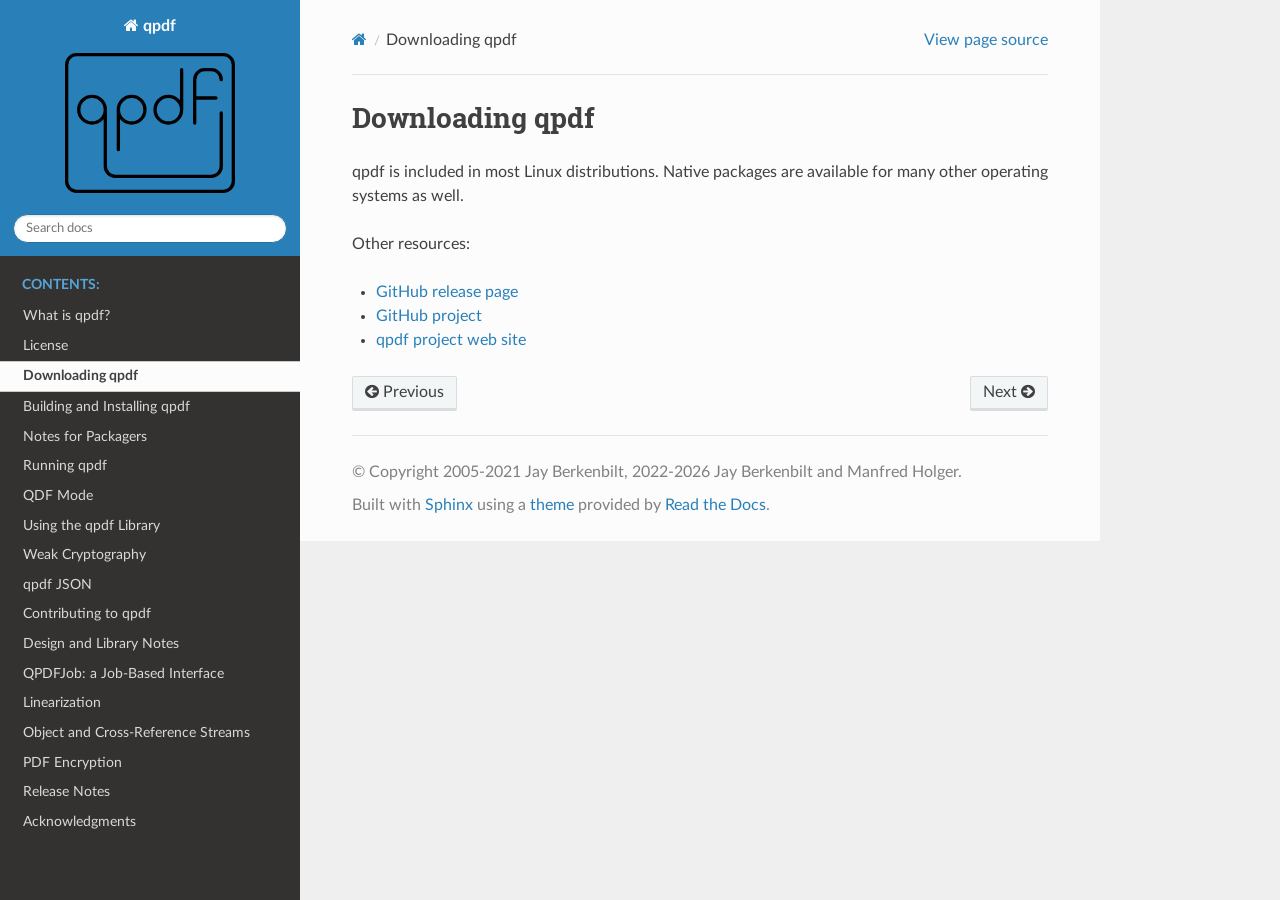
<file: books/qpdf-12.3.2-msvc64/share/doc/qpdf/manual-html/download.html>
<!DOCTYPE html>
<html class="writer-html5" lang="en" data-content_root="./">
<head>
  <meta charset="utf-8" /><meta name="viewport" content="width=device-width, initial-scale=1" />

  <meta name="viewport" content="width=device-width, initial-scale=1.0" />
  <title>Downloading qpdf &mdash; qpdf 12.3.2 documentation</title>
      <link rel="stylesheet" type="text/css" href="_static/pygments.css?v=80d5e7a1" />
      <link rel="stylesheet" type="text/css" href="_static/css/theme.css?v=9edc463e" />
      <link rel="stylesheet" type="text/css" href="_static/css/wraptable.css?v=846ecf4c" />

  
      <script src="_static/jquery.js?v=5d32c60e"></script>
      <script src="_static/_sphinx_javascript_frameworks_compat.js?v=2cd50e6c"></script>
      <script src="_static/documentation_options.js?v=133720b1"></script>
      <script src="_static/doctools.js?v=fd6eb6e6"></script>
      <script src="_static/sphinx_highlight.js?v=6ffebe34"></script>
    <script src="_static/js/theme.js"></script>
    <link rel="index" title="Index" href="genindex.html" />
    <link rel="search" title="Search" href="search.html" />
    <link rel="next" title="Building and Installing qpdf" href="installation.html" />
    <link rel="prev" title="License" href="license.html" /> 
</head>

<body class="wy-body-for-nav"> 
  <div class="wy-grid-for-nav">
    <nav data-toggle="wy-nav-shift" class="wy-nav-side">
      <div class="wy-side-scroll">
        <div class="wy-side-nav-search" >

          
          
          <a href="index.html" class="icon icon-home">
            qpdf
              <img src="_static/qpdf.svg" class="logo" alt="Logo"/>
          </a>
<div role="search">
  <form id="rtd-search-form" class="wy-form" action="search.html" method="get">
    <input type="text" name="q" placeholder="Search docs" aria-label="Search docs" />
    <input type="hidden" name="check_keywords" value="yes" />
    <input type="hidden" name="area" value="default" />
  </form>
</div>
        </div><div class="wy-menu wy-menu-vertical" data-spy="affix" role="navigation" aria-label="Navigation menu">
              <p class="caption" role="heading"><span class="caption-text">Contents:</span></p>
<ul class="current">
<li class="toctree-l1"><a class="reference internal" href="overview.html">What is qpdf?</a></li>
<li class="toctree-l1"><a class="reference internal" href="license.html">License</a></li>
<li class="toctree-l1 current"><a class="current reference internal" href="#">Downloading qpdf</a></li>
<li class="toctree-l1"><a class="reference internal" href="installation.html">Building and Installing qpdf</a></li>
<li class="toctree-l1"><a class="reference internal" href="packaging.html">Notes for Packagers</a></li>
<li class="toctree-l1"><a class="reference internal" href="cli.html">Running qpdf</a></li>
<li class="toctree-l1"><a class="reference internal" href="qdf.html">QDF Mode</a></li>
<li class="toctree-l1"><a class="reference internal" href="library.html">Using the qpdf Library</a></li>
<li class="toctree-l1"><a class="reference internal" href="weak-crypto.html">Weak Cryptography</a></li>
<li class="toctree-l1"><a class="reference internal" href="json.html">qpdf JSON</a></li>
<li class="toctree-l1"><a class="reference internal" href="contributing.html">Contributing to qpdf</a></li>
<li class="toctree-l1"><a class="reference internal" href="design.html">Design and Library Notes</a></li>
<li class="toctree-l1"><a class="reference internal" href="qpdf-job.html">QPDFJob: a Job-Based Interface</a></li>
<li class="toctree-l1"><a class="reference internal" href="linearization.html">Linearization</a></li>
<li class="toctree-l1"><a class="reference internal" href="object-streams.html">Object and Cross-Reference Streams</a></li>
<li class="toctree-l1"><a class="reference internal" href="encryption.html">PDF Encryption</a></li>
<li class="toctree-l1"><a class="reference internal" href="release-notes.html">Release Notes</a></li>
<li class="toctree-l1"><a class="reference internal" href="acknowledgement.html">Acknowledgments</a></li>
</ul>

        </div>
      </div>
    </nav>

    <section data-toggle="wy-nav-shift" class="wy-nav-content-wrap"><nav class="wy-nav-top" aria-label="Mobile navigation menu" >
          <i data-toggle="wy-nav-top" class="fa fa-bars"></i>
          <a href="index.html">qpdf</a>
      </nav>

      <div class="wy-nav-content">
        <div class="rst-content">
          <div role="navigation" aria-label="Page navigation">
  <ul class="wy-breadcrumbs">
      <li><a href="index.html" class="icon icon-home" aria-label="Home"></a></li>
      <li class="breadcrumb-item active">Downloading qpdf</li>
      <li class="wy-breadcrumbs-aside">
            <a href="_sources/download.rst.txt" rel="nofollow"> View page source</a>
      </li>
  </ul>
  <hr/>
</div>
          <div role="main" class="document" itemscope="itemscope" itemtype="http://schema.org/Article">
           <div itemprop="articleBody">
             
  <section id="downloading-qpdf">
<span id="download"></span><h1>Downloading qpdf<a class="headerlink" href="#downloading-qpdf" title="Link to this heading"></a></h1>
<p>qpdf is included in most Linux distributions. Native packages are
available for many other operating systems as well.</p>
<p>Other resources:</p>
<ul class="simple">
<li><p><a class="reference external" href="https://github.com/qpdf/qpdf/releases/">GitHub release page</a></p></li>
<li><p><a class="reference external" href="https://github.com/qpdf/qpdf">GitHub project</a></p></li>
<li><p><a class="reference external" href="https://qpdf.sourceforge.io">qpdf project web site</a></p></li>
</ul>
</section>


           </div>
          </div>
          <footer><div class="rst-footer-buttons" role="navigation" aria-label="Footer">
        <a href="license.html" class="btn btn-neutral float-left" title="License" accesskey="p" rel="prev"><span class="fa fa-arrow-circle-left" aria-hidden="true"></span> Previous</a>
        <a href="installation.html" class="btn btn-neutral float-right" title="Building and Installing qpdf" accesskey="n" rel="next">Next <span class="fa fa-arrow-circle-right" aria-hidden="true"></span></a>
    </div>

  <hr/>

  <div role="contentinfo">
    <p>&#169; Copyright 2005-2021 Jay Berkenbilt, 2022-2026 Jay Berkenbilt and Manfred Holger.</p>
  </div>

  Built with <a href="https://www.sphinx-doc.org/">Sphinx</a> using a
    <a href="https://github.com/readthedocs/sphinx_rtd_theme">theme</a>
    provided by <a href="https://readthedocs.org">Read the Docs</a>.
   

</footer>
        </div>
      </div>
    </section>
  </div>
  <script>
      jQuery(function () {
          SphinxRtdTheme.Navigation.enable(true);
      });
  </script> 

</body>
</html>
</file>
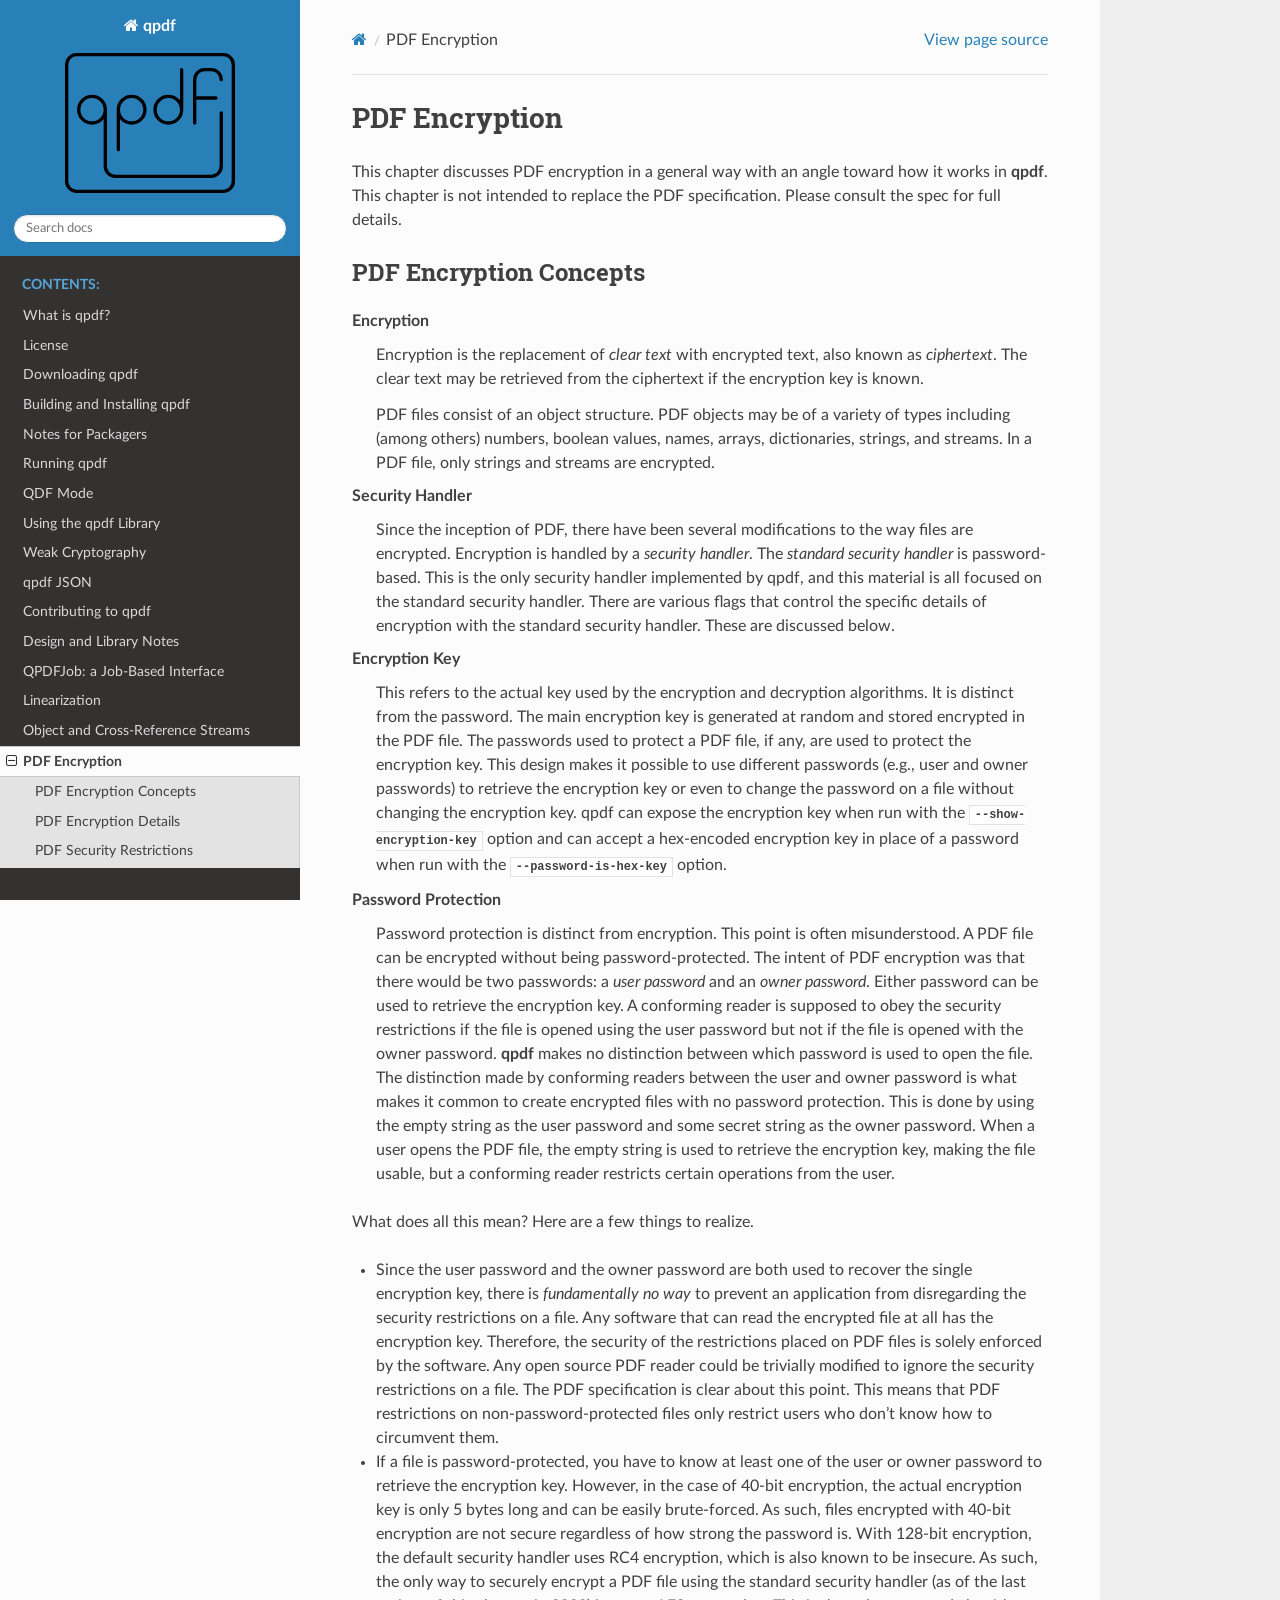
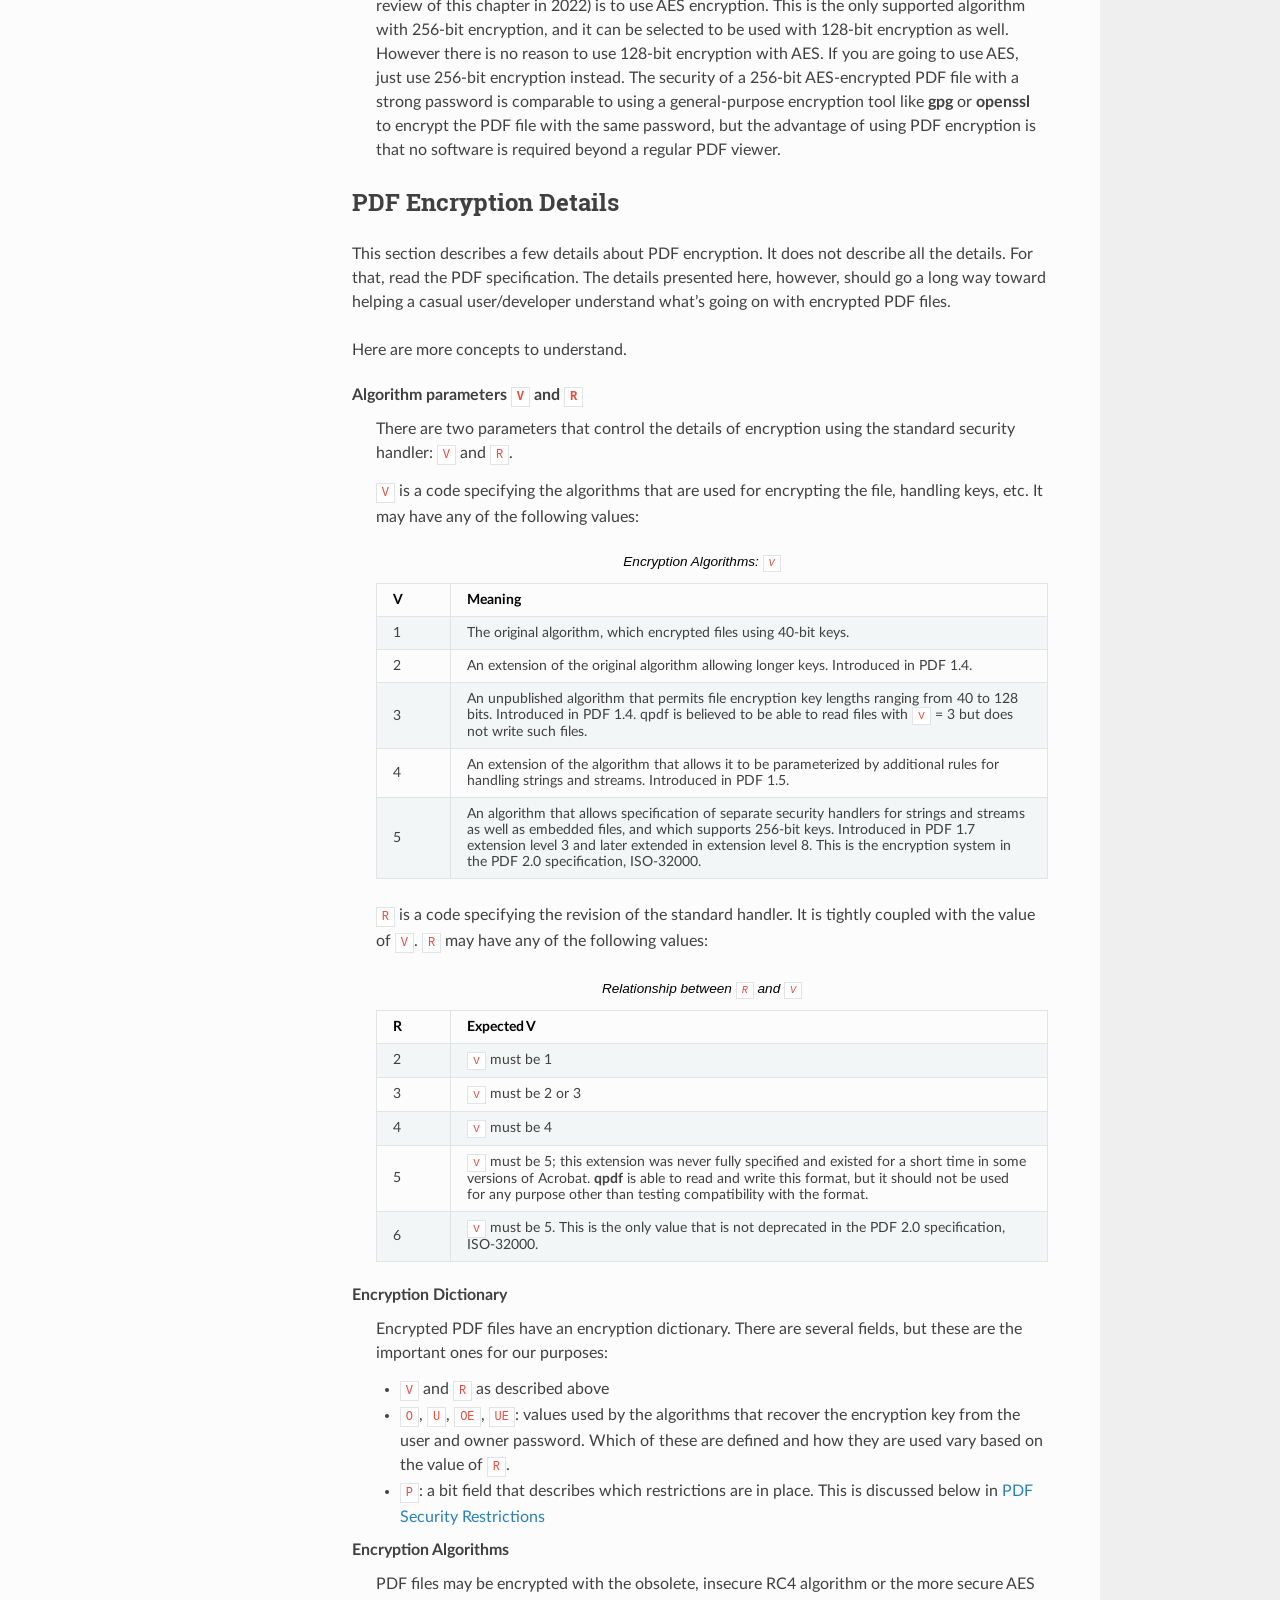
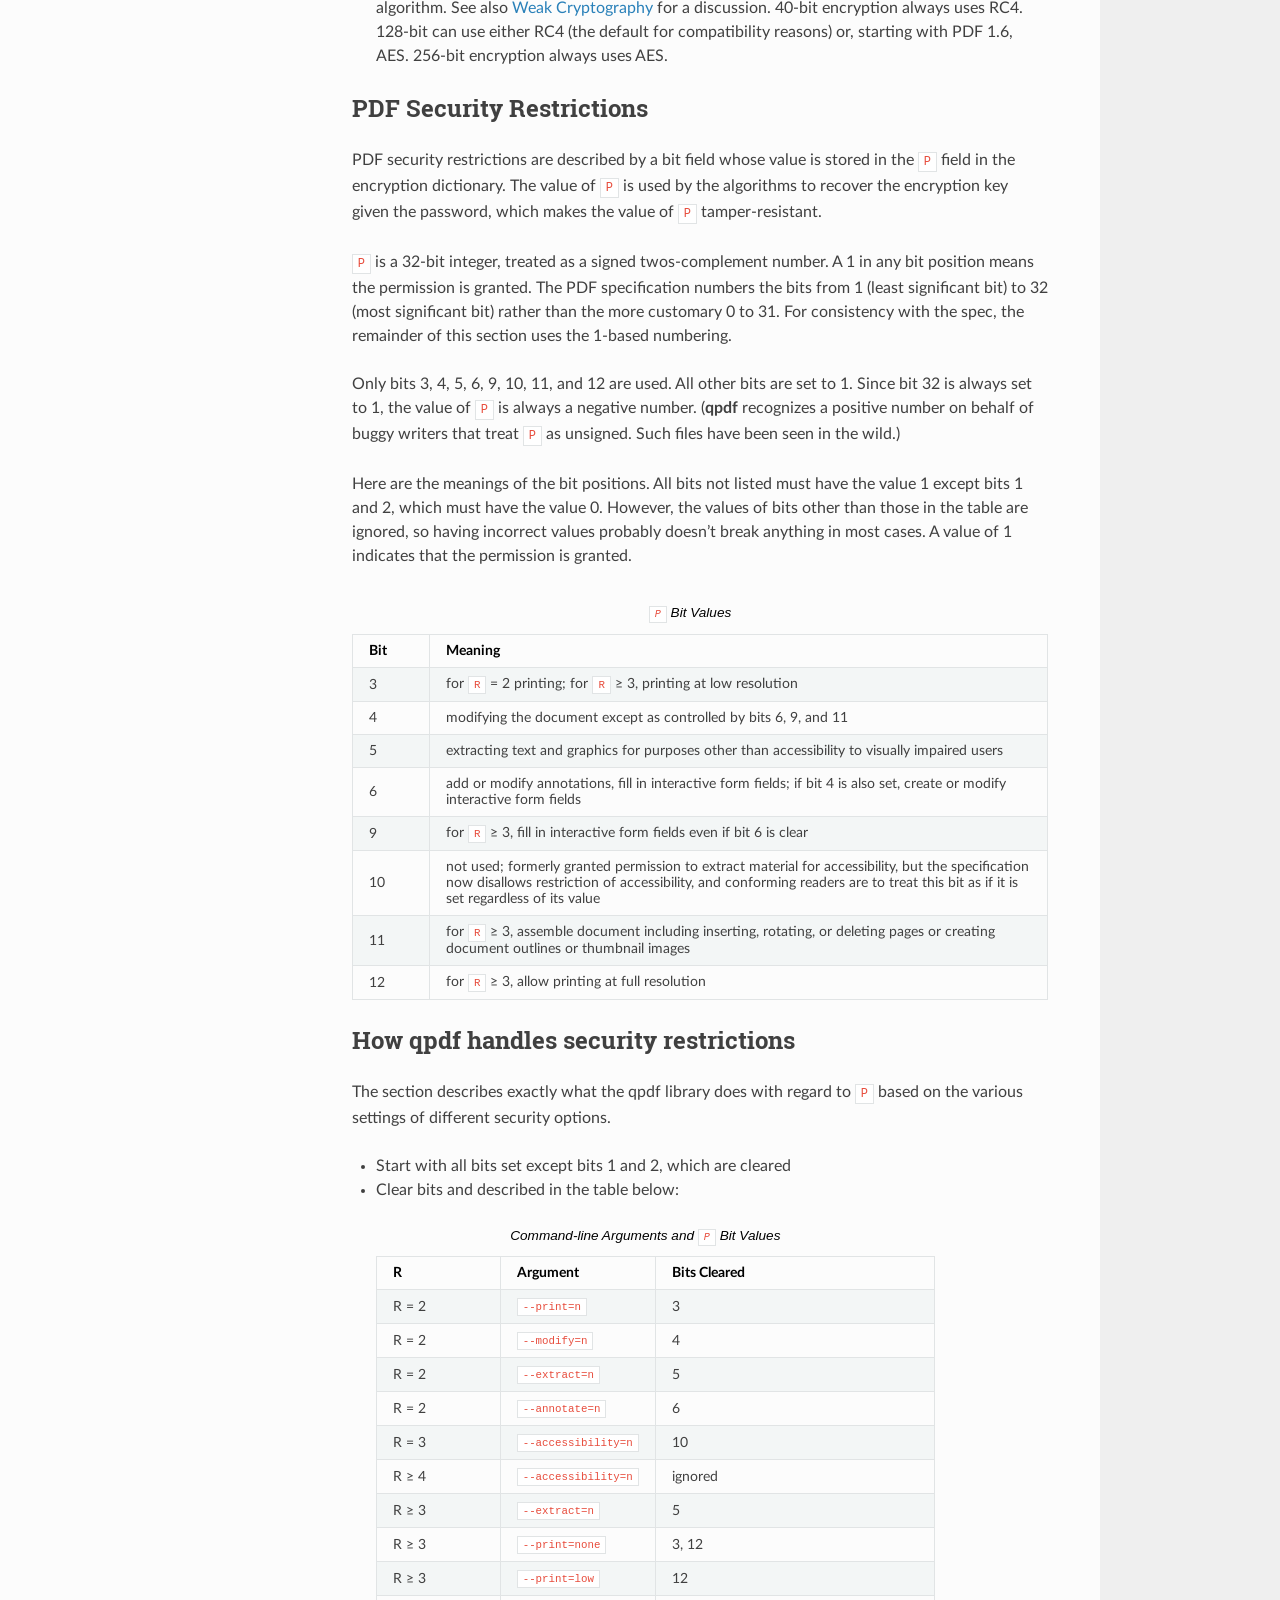
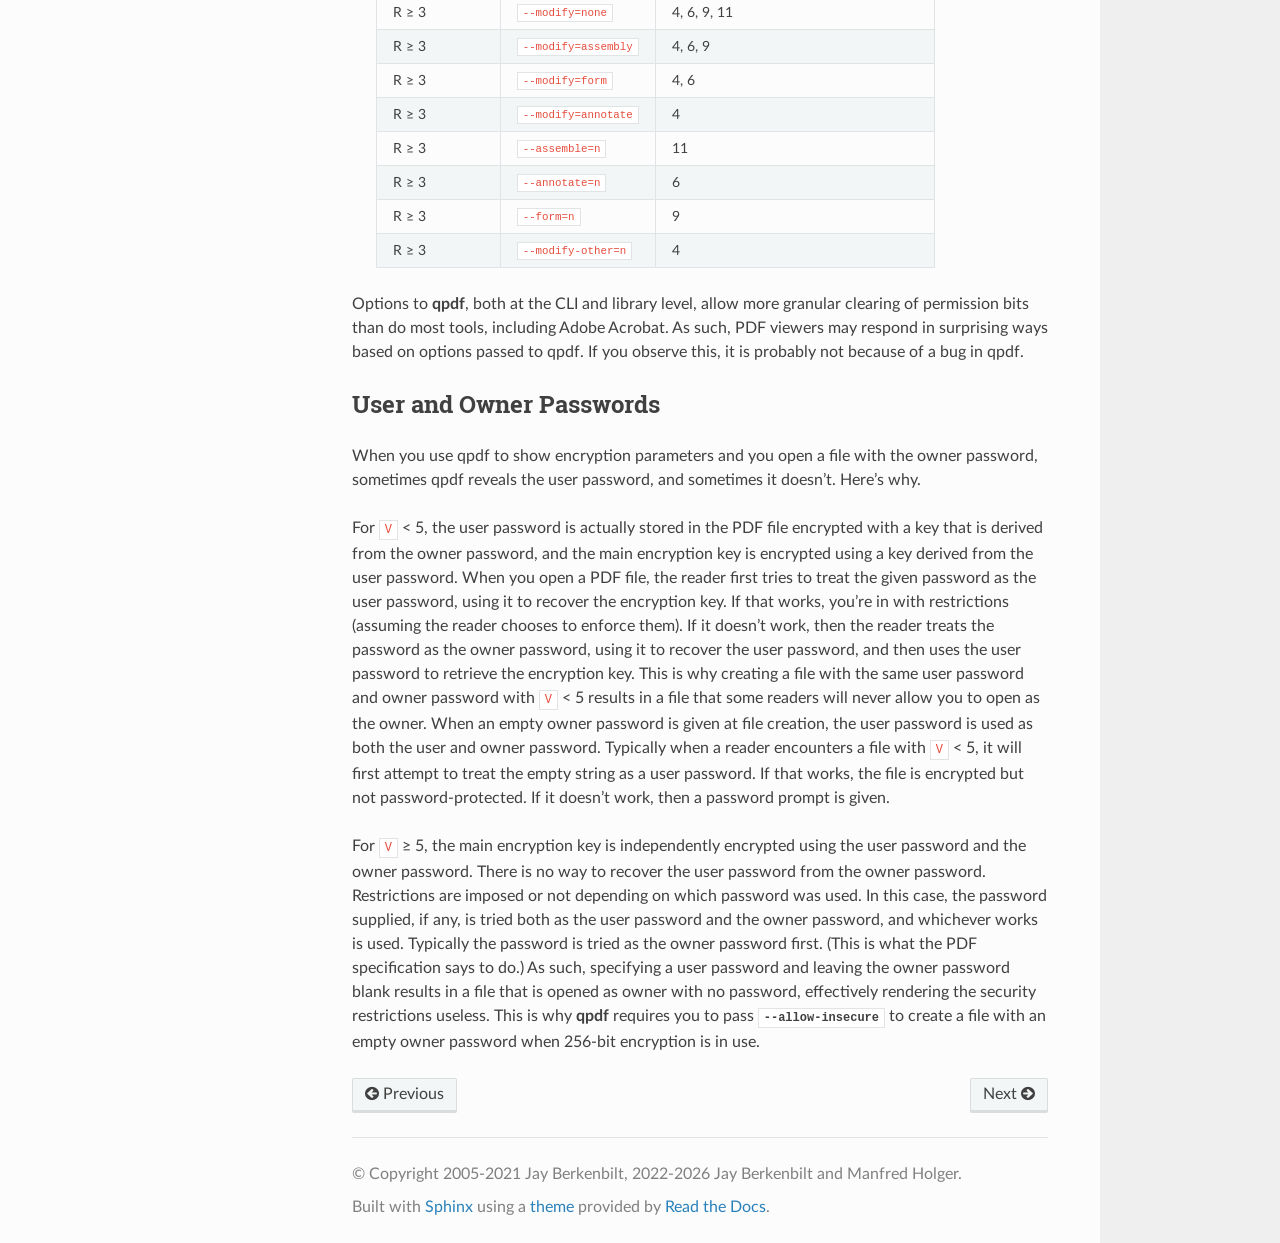
<file: books/qpdf-12.3.2-msvc64/share/doc/qpdf/manual-html/encryption.html>
<!DOCTYPE html>
<html class="writer-html5" lang="en" data-content_root="./">
<head>
  <meta charset="utf-8" /><meta name="viewport" content="width=device-width, initial-scale=1" />

  <meta name="viewport" content="width=device-width, initial-scale=1.0" />
  <title>PDF Encryption &mdash; qpdf 12.3.2 documentation</title>
      <link rel="stylesheet" type="text/css" href="_static/pygments.css?v=80d5e7a1" />
      <link rel="stylesheet" type="text/css" href="_static/css/theme.css?v=9edc463e" />
      <link rel="stylesheet" type="text/css" href="_static/css/wraptable.css?v=846ecf4c" />

  
      <script src="_static/jquery.js?v=5d32c60e"></script>
      <script src="_static/_sphinx_javascript_frameworks_compat.js?v=2cd50e6c"></script>
      <script src="_static/documentation_options.js?v=133720b1"></script>
      <script src="_static/doctools.js?v=fd6eb6e6"></script>
      <script src="_static/sphinx_highlight.js?v=6ffebe34"></script>
    <script src="_static/js/theme.js"></script>
    <link rel="index" title="Index" href="genindex.html" />
    <link rel="search" title="Search" href="search.html" />
    <link rel="next" title="Release Notes" href="release-notes.html" />
    <link rel="prev" title="Object and Cross-Reference Streams" href="object-streams.html" /> 
</head>

<body class="wy-body-for-nav"> 
  <div class="wy-grid-for-nav">
    <nav data-toggle="wy-nav-shift" class="wy-nav-side">
      <div class="wy-side-scroll">
        <div class="wy-side-nav-search" >

          
          
          <a href="index.html" class="icon icon-home">
            qpdf
              <img src="_static/qpdf.svg" class="logo" alt="Logo"/>
          </a>
<div role="search">
  <form id="rtd-search-form" class="wy-form" action="search.html" method="get">
    <input type="text" name="q" placeholder="Search docs" aria-label="Search docs" />
    <input type="hidden" name="check_keywords" value="yes" />
    <input type="hidden" name="area" value="default" />
  </form>
</div>
        </div><div class="wy-menu wy-menu-vertical" data-spy="affix" role="navigation" aria-label="Navigation menu">
              <p class="caption" role="heading"><span class="caption-text">Contents:</span></p>
<ul class="current">
<li class="toctree-l1"><a class="reference internal" href="overview.html">What is qpdf?</a></li>
<li class="toctree-l1"><a class="reference internal" href="license.html">License</a></li>
<li class="toctree-l1"><a class="reference internal" href="download.html">Downloading qpdf</a></li>
<li class="toctree-l1"><a class="reference internal" href="installation.html">Building and Installing qpdf</a></li>
<li class="toctree-l1"><a class="reference internal" href="packaging.html">Notes for Packagers</a></li>
<li class="toctree-l1"><a class="reference internal" href="cli.html">Running qpdf</a></li>
<li class="toctree-l1"><a class="reference internal" href="qdf.html">QDF Mode</a></li>
<li class="toctree-l1"><a class="reference internal" href="library.html">Using the qpdf Library</a></li>
<li class="toctree-l1"><a class="reference internal" href="weak-crypto.html">Weak Cryptography</a></li>
<li class="toctree-l1"><a class="reference internal" href="json.html">qpdf JSON</a></li>
<li class="toctree-l1"><a class="reference internal" href="contributing.html">Contributing to qpdf</a></li>
<li class="toctree-l1"><a class="reference internal" href="design.html">Design and Library Notes</a></li>
<li class="toctree-l1"><a class="reference internal" href="qpdf-job.html">QPDFJob: a Job-Based Interface</a></li>
<li class="toctree-l1"><a class="reference internal" href="linearization.html">Linearization</a></li>
<li class="toctree-l1"><a class="reference internal" href="object-streams.html">Object and Cross-Reference Streams</a></li>
<li class="toctree-l1 current"><a class="current reference internal" href="#">PDF Encryption</a><ul>
<li class="toctree-l2"><a class="reference internal" href="#pdf-encryption-concepts">PDF Encryption Concepts</a></li>
<li class="toctree-l2"><a class="reference internal" href="#pdf-encryption-details">PDF Encryption Details</a></li>
<li class="toctree-l2"><a class="reference internal" href="#pdf-security-restrictions">PDF Security Restrictions</a></li>
<li class="toctree-l2"><a class="reference internal" href="#how-qpdf-handles-security-restrictions">How qpdf handles security restrictions</a></li>
<li class="toctree-l2"><a class="reference internal" href="#user-and-owner-passwords">User and Owner Passwords</a></li>
</ul>
</li>
<li class="toctree-l1"><a class="reference internal" href="release-notes.html">Release Notes</a></li>
<li class="toctree-l1"><a class="reference internal" href="acknowledgement.html">Acknowledgments</a></li>
</ul>

        </div>
      </div>
    </nav>

    <section data-toggle="wy-nav-shift" class="wy-nav-content-wrap"><nav class="wy-nav-top" aria-label="Mobile navigation menu" >
          <i data-toggle="wy-nav-top" class="fa fa-bars"></i>
          <a href="index.html">qpdf</a>
      </nav>

      <div class="wy-nav-content">
        <div class="rst-content">
          <div role="navigation" aria-label="Page navigation">
  <ul class="wy-breadcrumbs">
      <li><a href="index.html" class="icon icon-home" aria-label="Home"></a></li>
      <li class="breadcrumb-item active">PDF Encryption</li>
      <li class="wy-breadcrumbs-aside">
            <a href="_sources/encryption.rst.txt" rel="nofollow"> View page source</a>
      </li>
  </ul>
  <hr/>
</div>
          <div role="main" class="document" itemscope="itemscope" itemtype="http://schema.org/Article">
           <div itemprop="articleBody">
             
  <section id="pdf-encryption">
<span id="id1"></span><h1>PDF Encryption<a class="headerlink" href="#pdf-encryption" title="Link to this heading"></a></h1>
<p>This chapter discusses PDF encryption in a general way with an angle
toward how it works in <strong class="command">qpdf</strong>. This chapter is not intended
to replace the PDF specification. Please consult the spec for full
details.</p>
<section id="pdf-encryption-concepts">
<h2>PDF Encryption Concepts<a class="headerlink" href="#pdf-encryption-concepts" title="Link to this heading"></a></h2>
<dl>
<dt>Encryption</dt><dd><p>Encryption is the replacement of <em>clear text</em> with encrypted text,
also known as <em>ciphertext</em>. The clear text may be retrieved from the
ciphertext if the encryption key is known.</p>
<p>PDF files consist of an object structure. PDF objects may be of a
variety of types including (among others) numbers, boolean values,
names, arrays, dictionaries, strings, and streams. In a PDF file,
only strings and streams are encrypted.</p>
</dd>
<dt>Security Handler</dt><dd><p>Since the inception of PDF, there have been several modifications to
the way files are encrypted. Encryption is handled by a <em>security
handler</em>. The <em>standard security handler</em> is password-based. This is
the only security handler implemented by qpdf, and this material is
all focused on the standard security handler. There are various
flags that control the specific details of encryption with the
standard security handler. These are discussed below.</p>
</dd>
<dt>Encryption Key</dt><dd><p>This refers to the actual key used by the encryption and decryption
algorithms. It is distinct from the password. The main encryption
key is generated at random and stored encrypted in the PDF file. The
passwords used to protect a PDF file, if any, are used to protect
the encryption key. This design makes it possible to use different
passwords (e.g., user and owner passwords) to retrieve the
encryption key or even to change the password on a file without
changing the encryption key. qpdf can expose the encryption key when
run with the <a class="reference internal" href="cli.html#option-show-encryption-key" title="option-show-encryption-key"><code class="xref qpdf qpdf-ref docutils literal notranslate"><span class="pre">--show-encryption-key</span></code></a> option and can accept
a hex-encoded encryption key in place of a password when run with
the <a class="reference internal" href="cli.html#option-password-is-hex-key" title="option-password-is-hex-key"><code class="xref qpdf qpdf-ref docutils literal notranslate"><span class="pre">--password-is-hex-key</span></code></a> option.</p>
</dd>
<dt>Password Protection</dt><dd><p>Password protection is distinct from encryption. This point is often
misunderstood. A PDF file can be encrypted without being
password-protected. The intent of PDF encryption was that there
would be two passwords: a <em>user password</em> and an <em>owner password</em>.
Either password can be used to retrieve the encryption key. A
conforming reader is supposed to obey the security restrictions
if the file is opened using the user password but not if the file is
opened with the owner password. <strong class="command">qpdf</strong> makes no distinction
between which password is used to open the file. The distinction
made by conforming readers between the user and owner password is
what makes it common to create encrypted files with no password
protection. This is done by using the empty string as the user
password and some secret string as the owner password. When a user
opens the PDF file, the empty string is used to retrieve the
encryption key, making the file usable, but a conforming reader
restricts certain operations from the user.</p>
</dd>
</dl>
<p>What does all this mean? Here are a few things to realize.</p>
<ul class="simple">
<li><p>Since the user password and the owner password are both used to
recover the single encryption key, there is <em>fundamentally no way</em>
to prevent an application from disregarding the security
restrictions on a file. Any software that can read the encrypted
file at all has the encryption key. Therefore, the security of the
restrictions placed on PDF files is solely enforced by the software.
Any open source PDF reader could be trivially modified to ignore the
security restrictions on a file. The PDF specification is clear
about this point. This means that PDF restrictions on
non-password-protected files only restrict users who don’t know how
to circumvent them.</p></li>
<li><p>If a file is password-protected, you have to know at least one of
the user or owner password to retrieve the encryption key. However,
in the case of 40-bit encryption, the actual encryption key is only
5 bytes long and can be easily brute-forced. As such, files
encrypted with 40-bit encryption are not secure regardless of how
strong the password is. With 128-bit encryption, the default
security handler uses RC4 encryption, which is also known to be
insecure. As such, the only way to securely encrypt a PDF file using
the standard security handler (as of the last review of this chapter
in 2022) is to use AES encryption. This is the only supported
algorithm with 256-bit encryption, and it can be selected to be used
with 128-bit encryption as well. However there is no reason to use
128-bit encryption with AES. If you are going to use AES, just use
256-bit encryption instead. The security of a 256-bit AES-encrypted
PDF file with a strong password is comparable to using a
general-purpose encryption tool like <strong class="command">gpg</strong> or
<strong class="command">openssl</strong> to encrypt the PDF file with the same password,
but the advantage of using PDF encryption is that no software is
required beyond a regular PDF viewer.</p></li>
</ul>
</section>
<section id="pdf-encryption-details">
<h2>PDF Encryption Details<a class="headerlink" href="#pdf-encryption-details" title="Link to this heading"></a></h2>
<p>This section describes a few details about PDF encryption. It does not
describe all the details. For that, read the PDF specification. The
details presented here, however, should go a long way toward helping a
casual user/developer understand what’s going on with encrypted PDF
files.</p>
<p>Here are more concepts to understand.</p>
<dl>
<dt>Algorithm parameters <code class="docutils literal notranslate"><span class="pre">V</span></code> and <code class="docutils literal notranslate"><span class="pre">R</span></code></dt><dd><p>There are two parameters that control the details of encryption
using the standard security handler: <code class="docutils literal notranslate"><span class="pre">V</span></code> and <code class="docutils literal notranslate"><span class="pre">R</span></code>.</p>
<p><code class="docutils literal notranslate"><span class="pre">V</span></code> is a code specifying the algorithms that are used for
encrypting the file, handling keys, etc. It may have any of the
following values:</p>
<table class="docutils align-default" id="id2">
<caption><span class="caption-text">Encryption Algorithms: <code class="docutils literal notranslate"><span class="pre">V</span></code></span><a class="headerlink" href="#id2" title="Link to this table"></a></caption>
<colgroup>
<col style="width: 11.1%" />
<col style="width: 88.9%" />
</colgroup>
<thead>
<tr class="row-odd"><th class="head"><p>V</p></th>
<th class="head"><p>Meaning</p></th>
</tr>
</thead>
<tbody>
<tr class="row-even"><td><p>1</p></td>
<td><p>The original algorithm, which encrypted files using 40-bit keys.</p></td>
</tr>
<tr class="row-odd"><td><p>2</p></td>
<td><p>An extension of the original algorithm allowing longer keys.
Introduced in PDF 1.4.</p></td>
</tr>
<tr class="row-even"><td><p>3</p></td>
<td><p>An unpublished algorithm that permits file encryption key
lengths ranging from 40 to 128 bits. Introduced in PDF 1.4.
qpdf is believed to be able to read files with <code class="docutils literal notranslate"><span class="pre">V</span></code> = 3 but
does not write such files.</p></td>
</tr>
<tr class="row-odd"><td><p>4</p></td>
<td><p>An extension of the algorithm that allows it to be
parameterized by additional rules for handling strings and
streams. Introduced in PDF 1.5.</p></td>
</tr>
<tr class="row-even"><td><p>5</p></td>
<td><p>An algorithm that allows specification of separate security
handlers for strings and streams as well as embedded files,
and which supports 256-bit keys. Introduced in PDF 1.7
extension level 3 and later extended in extension level 8.
This is the encryption system in the PDF 2.0 specification,
ISO-32000.</p></td>
</tr>
</tbody>
</table>
<p><code class="docutils literal notranslate"><span class="pre">R</span></code> is a code specifying the revision of the standard handler. It
is tightly coupled with the value of <code class="docutils literal notranslate"><span class="pre">V</span></code>. <code class="docutils literal notranslate"><span class="pre">R</span></code> may have any of
the following values:</p>
<table class="docutils align-default" id="id3">
<caption><span class="caption-text">Relationship between <code class="docutils literal notranslate"><span class="pre">R</span></code> and <code class="docutils literal notranslate"><span class="pre">V</span></code></span><a class="headerlink" href="#id3" title="Link to this table"></a></caption>
<colgroup>
<col style="width: 11.1%" />
<col style="width: 88.9%" />
</colgroup>
<thead>
<tr class="row-odd"><th class="head"><p>R</p></th>
<th class="head"><p>Expected V</p></th>
</tr>
</thead>
<tbody>
<tr class="row-even"><td><p>2</p></td>
<td><p><code class="docutils literal notranslate"><span class="pre">V</span></code> must be 1</p></td>
</tr>
<tr class="row-odd"><td><p>3</p></td>
<td><p><code class="docutils literal notranslate"><span class="pre">V</span></code> must be 2 or 3</p></td>
</tr>
<tr class="row-even"><td><p>4</p></td>
<td><p><code class="docutils literal notranslate"><span class="pre">V</span></code> must be 4</p></td>
</tr>
<tr class="row-odd"><td><p>5</p></td>
<td><p><code class="docutils literal notranslate"><span class="pre">V</span></code> must be 5; this extension was never fully specified and
existed for a short time in some versions of Acrobat.
<strong class="command">qpdf</strong> is able to read and write this format, but it
should not be used for any purpose other than testing
compatibility with the format.</p></td>
</tr>
<tr class="row-even"><td><p>6</p></td>
<td><p><code class="docutils literal notranslate"><span class="pre">V</span></code> must be 5. This is the only value that is not
deprecated in the PDF 2.0 specification, ISO-32000.</p></td>
</tr>
</tbody>
</table>
</dd>
<dt>Encryption Dictionary</dt><dd><p>Encrypted PDF files have an encryption dictionary. There are several
fields, but these are the important ones for our purposes:</p>
<ul class="simple">
<li><p><code class="docutils literal notranslate"><span class="pre">V</span></code> and <code class="docutils literal notranslate"><span class="pre">R</span></code> as described above</p></li>
<li><p><code class="docutils literal notranslate"><span class="pre">O</span></code>, <code class="docutils literal notranslate"><span class="pre">U</span></code>, <code class="docutils literal notranslate"><span class="pre">OE</span></code>, <code class="docutils literal notranslate"><span class="pre">UE</span></code>: values used by the algorithms that
recover the encryption key from the user and owner password. Which
of these are defined and how they are used vary based on the value
of <code class="docutils literal notranslate"><span class="pre">R</span></code>.</p></li>
<li><p><code class="docutils literal notranslate"><span class="pre">P</span></code>: a bit field that describes which restrictions are in place.
This is discussed below in <a class="reference internal" href="#security-restrictions"><span class="std std-ref">PDF Security Restrictions</span></a></p></li>
</ul>
</dd>
<dt>Encryption Algorithms</dt><dd><p>PDF files may be encrypted with the obsolete, insecure RC4 algorithm
or the more secure AES algorithm. See also <a class="reference internal" href="weak-crypto.html#weak-crypto"><span class="std std-ref">Weak Cryptography</span></a> for a
discussion. 40-bit encryption always uses RC4. 128-bit can use
either RC4 (the default for compatibility reasons) or, starting with
PDF 1.6, AES. 256-bit encryption always uses AES.</p>
</dd>
</dl>
</section>
<section id="pdf-security-restrictions">
<span id="security-restrictions"></span><h2>PDF Security Restrictions<a class="headerlink" href="#pdf-security-restrictions" title="Link to this heading"></a></h2>
<p>PDF security restrictions are described by a bit field whose value is
stored in the <code class="docutils literal notranslate"><span class="pre">P</span></code> field in the encryption dictionary. The value of
<code class="docutils literal notranslate"><span class="pre">P</span></code> is used by the algorithms to recover the encryption key given
the password, which makes the value of <code class="docutils literal notranslate"><span class="pre">P</span></code> tamper-resistant.</p>
<p><code class="docutils literal notranslate"><span class="pre">P</span></code> is a 32-bit integer, treated as a signed twos-complement number.
A 1 in any bit position means the permission is granted. The PDF
specification numbers the bits from 1 (least significant bit) to 32
(most significant bit) rather than the more customary 0 to 31. For
consistency with the spec, the remainder of this section uses the
1-based numbering.</p>
<p>Only bits 3, 4, 5, 6, 9, 10, 11, and 12 are used. All other bits are
set to 1. Since bit 32 is always set to 1, the value of <code class="docutils literal notranslate"><span class="pre">P</span></code> is
always a negative number. (<strong class="command">qpdf</strong> recognizes a positive
number on behalf of buggy writers that treat <code class="docutils literal notranslate"><span class="pre">P</span></code> as unsigned. Such
files have been seen in the wild.)</p>
<p>Here are the meanings of the bit positions. All bits not listed must
have the value 1 except bits 1 and 2, which must have the value 0.
However, the values of bits other than those in the table are ignored,
so having incorrect values probably doesn’t break anything in most
cases. A value of 1 indicates that the permission is granted.</p>
<table class="docutils align-default" id="id4">
<caption><span class="caption-text"><code class="docutils literal notranslate"><span class="pre">P</span></code> Bit Values</span><a class="headerlink" href="#id4" title="Link to this table"></a></caption>
<colgroup>
<col style="width: 11.1%" />
<col style="width: 88.9%" />
</colgroup>
<thead>
<tr class="row-odd"><th class="head"><p>Bit</p></th>
<th class="head"><p>Meaning</p></th>
</tr>
</thead>
<tbody>
<tr class="row-even"><td><p>3</p></td>
<td><p>for <code class="docutils literal notranslate"><span class="pre">R</span></code> = 2 printing; for <code class="docutils literal notranslate"><span class="pre">R</span></code> ≥ 3, printing at low
resolution</p></td>
</tr>
<tr class="row-odd"><td><p>4</p></td>
<td><p>modifying the document except as controlled by bits 6,
9, and 11</p></td>
</tr>
<tr class="row-even"><td><p>5</p></td>
<td><p>extracting text and graphics for purposes other than
accessibility to visually impaired users</p></td>
</tr>
<tr class="row-odd"><td><p>6</p></td>
<td><p>add or modify annotations, fill in interactive form fields;
if bit 4 is also set, create or modify interactive form fields</p></td>
</tr>
<tr class="row-even"><td><p>9</p></td>
<td><p>for <code class="docutils literal notranslate"><span class="pre">R</span></code> ≥ 3, fill in interactive form fields even if bit 6 is
clear</p></td>
</tr>
<tr class="row-odd"><td><p>10</p></td>
<td><p>not used; formerly granted permission to extract material for
accessibility, but the specification now disallows restriction of
accessibility, and conforming readers are to treat this bit as if
it is set regardless of its value</p></td>
</tr>
<tr class="row-even"><td><p>11</p></td>
<td><p>for <code class="docutils literal notranslate"><span class="pre">R</span></code> ≥ 3, assemble document including inserting, rotating,
or deleting pages or creating document outlines or thumbnail
images</p></td>
</tr>
<tr class="row-odd"><td><p>12</p></td>
<td><p>for <code class="docutils literal notranslate"><span class="pre">R</span></code> ≥ 3, allow printing at full resolution</p></td>
</tr>
</tbody>
</table>
</section>
<section id="how-qpdf-handles-security-restrictions">
<span id="qpdf-p"></span><h2>How qpdf handles security restrictions<a class="headerlink" href="#how-qpdf-handles-security-restrictions" title="Link to this heading"></a></h2>
<p>The section describes exactly what the qpdf library does with regard
to <code class="docutils literal notranslate"><span class="pre">P</span></code> based on the various settings of different security options.</p>
<ul>
<li><p>Start with all bits set except bits 1 and 2, which are cleared</p></li>
<li><p>Clear bits and described in the table below:</p>
<table class="docutils align-default" id="id5">
<caption><span class="caption-text">Command-line Arguments and <code class="docutils literal notranslate"><span class="pre">P</span></code> Bit Values</span><a class="headerlink" href="#id5" title="Link to this table"></a></caption>
<colgroup>
<col style="width: 22.2%" />
<col style="width: 27.8%" />
<col style="width: 50.0%" />
</colgroup>
<thead>
<tr class="row-odd"><th class="head"><p>R</p></th>
<th class="head"><p>Argument</p></th>
<th class="head"><p>Bits Cleared</p></th>
</tr>
</thead>
<tbody>
<tr class="row-even"><td><p>R = 2</p></td>
<td><p><code class="docutils literal notranslate"><span class="pre">--print=n</span></code></p></td>
<td><p>3</p></td>
</tr>
<tr class="row-odd"><td><p>R = 2</p></td>
<td><p><code class="docutils literal notranslate"><span class="pre">--modify=n</span></code></p></td>
<td><p>4</p></td>
</tr>
<tr class="row-even"><td><p>R = 2</p></td>
<td><p><code class="docutils literal notranslate"><span class="pre">--extract=n</span></code></p></td>
<td><p>5</p></td>
</tr>
<tr class="row-odd"><td><p>R = 2</p></td>
<td><p><code class="docutils literal notranslate"><span class="pre">--annotate=n</span></code></p></td>
<td><p>6</p></td>
</tr>
<tr class="row-even"><td><p>R = 3</p></td>
<td><p><code class="docutils literal notranslate"><span class="pre">--accessibility=n</span></code></p></td>
<td><p>10</p></td>
</tr>
<tr class="row-odd"><td><p>R ≥ 4</p></td>
<td><p><code class="docutils literal notranslate"><span class="pre">--accessibility=n</span></code></p></td>
<td><p>ignored</p></td>
</tr>
<tr class="row-even"><td><p>R ≥ 3</p></td>
<td><p><code class="docutils literal notranslate"><span class="pre">--extract=n</span></code></p></td>
<td><p>5</p></td>
</tr>
<tr class="row-odd"><td><p>R ≥ 3</p></td>
<td><p><code class="docutils literal notranslate"><span class="pre">--print=none</span></code></p></td>
<td><p>3, 12</p></td>
</tr>
<tr class="row-even"><td><p>R ≥ 3</p></td>
<td><p><code class="docutils literal notranslate"><span class="pre">--print=low</span></code></p></td>
<td><p>12</p></td>
</tr>
<tr class="row-odd"><td><p>R ≥ 3</p></td>
<td><p><code class="docutils literal notranslate"><span class="pre">--modify=none</span></code></p></td>
<td><p>4, 6, 9, 11</p></td>
</tr>
<tr class="row-even"><td><p>R ≥ 3</p></td>
<td><p><code class="docutils literal notranslate"><span class="pre">--modify=assembly</span></code></p></td>
<td><p>4, 6, 9</p></td>
</tr>
<tr class="row-odd"><td><p>R ≥ 3</p></td>
<td><p><code class="docutils literal notranslate"><span class="pre">--modify=form</span></code></p></td>
<td><p>4, 6</p></td>
</tr>
<tr class="row-even"><td><p>R ≥ 3</p></td>
<td><p><code class="docutils literal notranslate"><span class="pre">--modify=annotate</span></code></p></td>
<td><p>4</p></td>
</tr>
<tr class="row-odd"><td><p>R ≥ 3</p></td>
<td><p><code class="docutils literal notranslate"><span class="pre">--assemble=n</span></code></p></td>
<td><p>11</p></td>
</tr>
<tr class="row-even"><td><p>R ≥ 3</p></td>
<td><p><code class="docutils literal notranslate"><span class="pre">--annotate=n</span></code></p></td>
<td><p>6</p></td>
</tr>
<tr class="row-odd"><td><p>R ≥ 3</p></td>
<td><p><code class="docutils literal notranslate"><span class="pre">--form=n</span></code></p></td>
<td><p>9</p></td>
</tr>
<tr class="row-even"><td><p>R ≥ 3</p></td>
<td><p><code class="docutils literal notranslate"><span class="pre">--modify-other=n</span></code></p></td>
<td><p>4</p></td>
</tr>
</tbody>
</table>
</li>
</ul>
<p>Options to <strong class="command">qpdf</strong>, both at the CLI and library level, allow
more granular clearing of permission bits than do most tools,
including Adobe Acrobat. As such, PDF viewers may respond in
surprising ways based on options passed to qpdf. If you observe this,
it is probably not because of a bug in qpdf.</p>
</section>
<section id="user-and-owner-passwords">
<span id="pdf-passwords"></span><h2>User and Owner Passwords<a class="headerlink" href="#user-and-owner-passwords" title="Link to this heading"></a></h2>
<p>When you use qpdf to show encryption parameters and you open a file
with the owner password, sometimes qpdf reveals the user password, and
sometimes it doesn’t. Here’s why.</p>
<p>For <code class="docutils literal notranslate"><span class="pre">V</span></code> &lt; 5, the user password is actually stored in the PDF file
encrypted with a key that is derived from the owner password, and the
main encryption key is encrypted using a key derived from the user
password. When you open a PDF file, the reader first tries to treat
the given password as the user password, using it to recover the
encryption key. If that works, you’re in with restrictions (assuming
the reader chooses to enforce them). If it doesn’t work, then the
reader treats the password as the owner password, using it to recover
the user password, and then uses the user password to retrieve the
encryption key. This is why creating a file with the same user
password and owner password with <code class="docutils literal notranslate"><span class="pre">V</span></code> &lt; 5 results in a file that some
readers will never allow you to open as the owner. When an empty owner
password is given at file creation, the user password is used as both
the user and owner password. Typically when a reader encounters a file
with <code class="docutils literal notranslate"><span class="pre">V</span></code> &lt; 5, it will first attempt to treat the empty string as a
user password. If that works, the file is encrypted but not
password-protected. If it doesn’t work, then a password prompt is
given.</p>
<p>For <code class="docutils literal notranslate"><span class="pre">V</span></code> ≥ 5, the main encryption key is independently encrypted
using the user password and the owner password. There is no way to
recover the user password from the owner password. Restrictions are
imposed or not depending on which password was used. In this case, the
password supplied, if any, is tried both as the user password and the
owner password, and whichever works is used. Typically the password is
tried as the owner password first. (This is what the PDF specification
says to do.) As such, specifying a user password and leaving the owner
password blank results in a file that is opened as owner with no
password, effectively rendering the security restrictions useless.
This is why <strong class="command">qpdf</strong> requires you to pass
<a class="reference internal" href="cli.html#option-allow-insecure" title="option-allow-insecure"><code class="xref qpdf qpdf-ref docutils literal notranslate"><span class="pre">--allow-insecure</span></code></a> to create a file with an empty owner
password when 256-bit encryption is in use.</p>
</section>
</section>


           </div>
          </div>
          <footer><div class="rst-footer-buttons" role="navigation" aria-label="Footer">
        <a href="object-streams.html" class="btn btn-neutral float-left" title="Object and Cross-Reference Streams" accesskey="p" rel="prev"><span class="fa fa-arrow-circle-left" aria-hidden="true"></span> Previous</a>
        <a href="release-notes.html" class="btn btn-neutral float-right" title="Release Notes" accesskey="n" rel="next">Next <span class="fa fa-arrow-circle-right" aria-hidden="true"></span></a>
    </div>

  <hr/>

  <div role="contentinfo">
    <p>&#169; Copyright 2005-2021 Jay Berkenbilt, 2022-2026 Jay Berkenbilt and Manfred Holger.</p>
  </div>

  Built with <a href="https://www.sphinx-doc.org/">Sphinx</a> using a
    <a href="https://github.com/readthedocs/sphinx_rtd_theme">theme</a>
    provided by <a href="https://readthedocs.org">Read the Docs</a>.
   

</footer>
        </div>
      </div>
    </section>
  </div>
  <script>
      jQuery(function () {
          SphinxRtdTheme.Navigation.enable(true);
      });
  </script> 

</body>
</html>
</file>
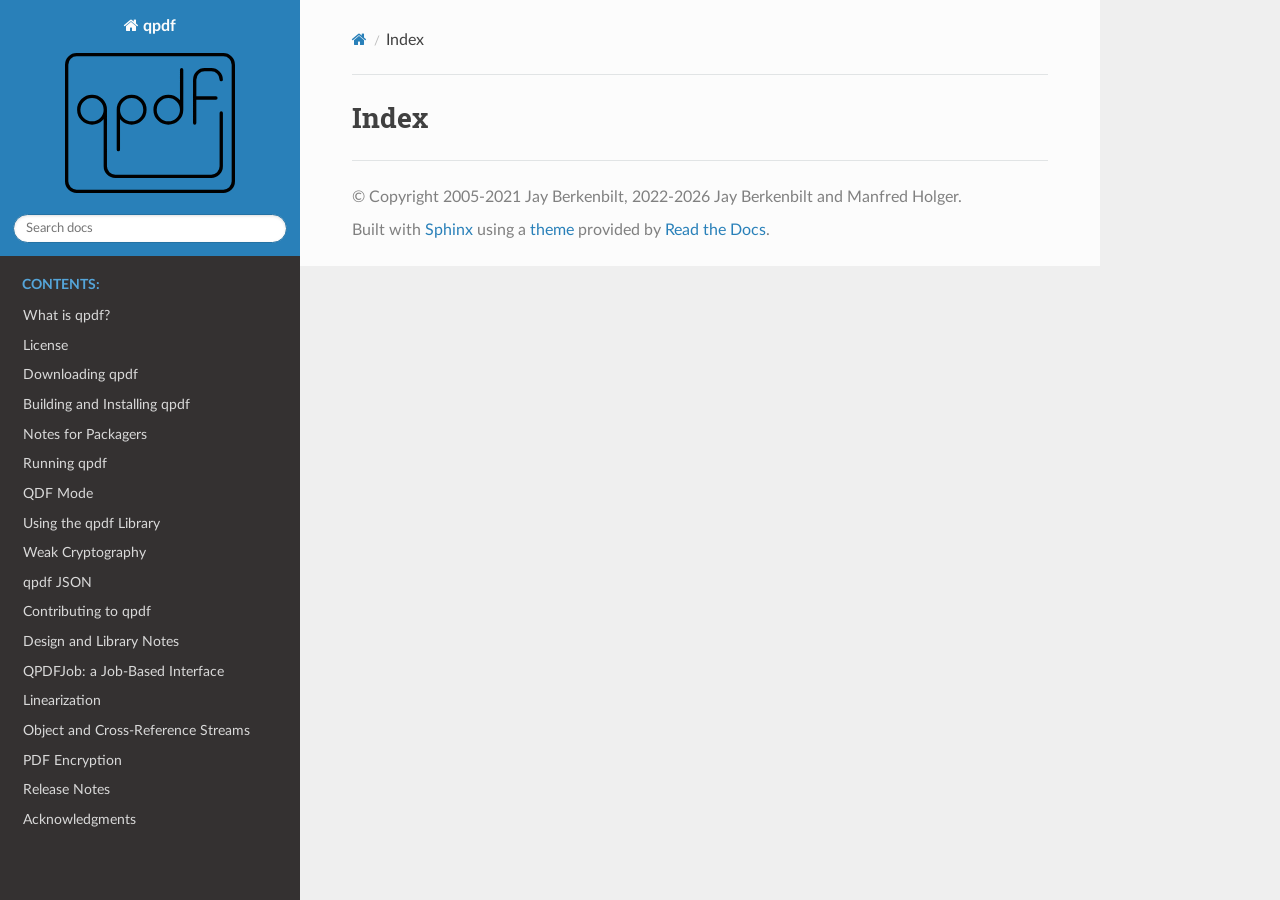
<file: books/qpdf-12.3.2-msvc64/share/doc/qpdf/manual-html/genindex.html>
<!DOCTYPE html>
<html class="writer-html5" lang="en" data-content_root="./">
<head>
  <meta charset="utf-8" />
  <meta name="viewport" content="width=device-width, initial-scale=1.0" />
  <title>Index &mdash; qpdf 12.3.2 documentation</title>
      <link rel="stylesheet" type="text/css" href="_static/pygments.css?v=80d5e7a1" />
      <link rel="stylesheet" type="text/css" href="_static/css/theme.css?v=9edc463e" />
      <link rel="stylesheet" type="text/css" href="_static/css/wraptable.css?v=846ecf4c" />

  
      <script src="_static/jquery.js?v=5d32c60e"></script>
      <script src="_static/_sphinx_javascript_frameworks_compat.js?v=2cd50e6c"></script>
      <script src="_static/documentation_options.js?v=133720b1"></script>
      <script src="_static/doctools.js?v=fd6eb6e6"></script>
      <script src="_static/sphinx_highlight.js?v=6ffebe34"></script>
    <script src="_static/js/theme.js"></script>
    <link rel="index" title="Index" href="#" />
    <link rel="search" title="Search" href="search.html" /> 
</head>

<body class="wy-body-for-nav"> 
  <div class="wy-grid-for-nav">
    <nav data-toggle="wy-nav-shift" class="wy-nav-side">
      <div class="wy-side-scroll">
        <div class="wy-side-nav-search" >

          
          
          <a href="index.html" class="icon icon-home">
            qpdf
              <img src="_static/qpdf.svg" class="logo" alt="Logo"/>
          </a>
<div role="search">
  <form id="rtd-search-form" class="wy-form" action="search.html" method="get">
    <input type="text" name="q" placeholder="Search docs" aria-label="Search docs" />
    <input type="hidden" name="check_keywords" value="yes" />
    <input type="hidden" name="area" value="default" />
  </form>
</div>
        </div><div class="wy-menu wy-menu-vertical" data-spy="affix" role="navigation" aria-label="Navigation menu">
              <p class="caption" role="heading"><span class="caption-text">Contents:</span></p>
<ul>
<li class="toctree-l1"><a class="reference internal" href="overview.html">What is qpdf?</a></li>
<li class="toctree-l1"><a class="reference internal" href="license.html">License</a></li>
<li class="toctree-l1"><a class="reference internal" href="download.html">Downloading qpdf</a></li>
<li class="toctree-l1"><a class="reference internal" href="installation.html">Building and Installing qpdf</a></li>
<li class="toctree-l1"><a class="reference internal" href="packaging.html">Notes for Packagers</a></li>
<li class="toctree-l1"><a class="reference internal" href="cli.html">Running qpdf</a></li>
<li class="toctree-l1"><a class="reference internal" href="qdf.html">QDF Mode</a></li>
<li class="toctree-l1"><a class="reference internal" href="library.html">Using the qpdf Library</a></li>
<li class="toctree-l1"><a class="reference internal" href="weak-crypto.html">Weak Cryptography</a></li>
<li class="toctree-l1"><a class="reference internal" href="json.html">qpdf JSON</a></li>
<li class="toctree-l1"><a class="reference internal" href="contributing.html">Contributing to qpdf</a></li>
<li class="toctree-l1"><a class="reference internal" href="design.html">Design and Library Notes</a></li>
<li class="toctree-l1"><a class="reference internal" href="qpdf-job.html">QPDFJob: a Job-Based Interface</a></li>
<li class="toctree-l1"><a class="reference internal" href="linearization.html">Linearization</a></li>
<li class="toctree-l1"><a class="reference internal" href="object-streams.html">Object and Cross-Reference Streams</a></li>
<li class="toctree-l1"><a class="reference internal" href="encryption.html">PDF Encryption</a></li>
<li class="toctree-l1"><a class="reference internal" href="release-notes.html">Release Notes</a></li>
<li class="toctree-l1"><a class="reference internal" href="acknowledgement.html">Acknowledgments</a></li>
</ul>

        </div>
      </div>
    </nav>

    <section data-toggle="wy-nav-shift" class="wy-nav-content-wrap"><nav class="wy-nav-top" aria-label="Mobile navigation menu" >
          <i data-toggle="wy-nav-top" class="fa fa-bars"></i>
          <a href="index.html">qpdf</a>
      </nav>

      <div class="wy-nav-content">
        <div class="rst-content">
          <div role="navigation" aria-label="Page navigation">
  <ul class="wy-breadcrumbs">
      <li><a href="index.html" class="icon icon-home" aria-label="Home"></a></li>
      <li class="breadcrumb-item active">Index</li>
      <li class="wy-breadcrumbs-aside">
      </li>
  </ul>
  <hr/>
</div>
          <div role="main" class="document" itemscope="itemscope" itemtype="http://schema.org/Article">
           <div itemprop="articleBody">
             

<h1 id="index">Index</h1>

<div class="genindex-jumpbox">
 
</div>


           </div>
          </div>
          <footer>

  <hr/>

  <div role="contentinfo">
    <p>&#169; Copyright 2005-2021 Jay Berkenbilt, 2022-2026 Jay Berkenbilt and Manfred Holger.</p>
  </div>

  Built with <a href="https://www.sphinx-doc.org/">Sphinx</a> using a
    <a href="https://github.com/readthedocs/sphinx_rtd_theme">theme</a>
    provided by <a href="https://readthedocs.org">Read the Docs</a>.
   

</footer>
        </div>
      </div>
    </section>
  </div>
  <script>
      jQuery(function () {
          SphinxRtdTheme.Navigation.enable(true);
      });
  </script> 

</body>
</html>
</file>
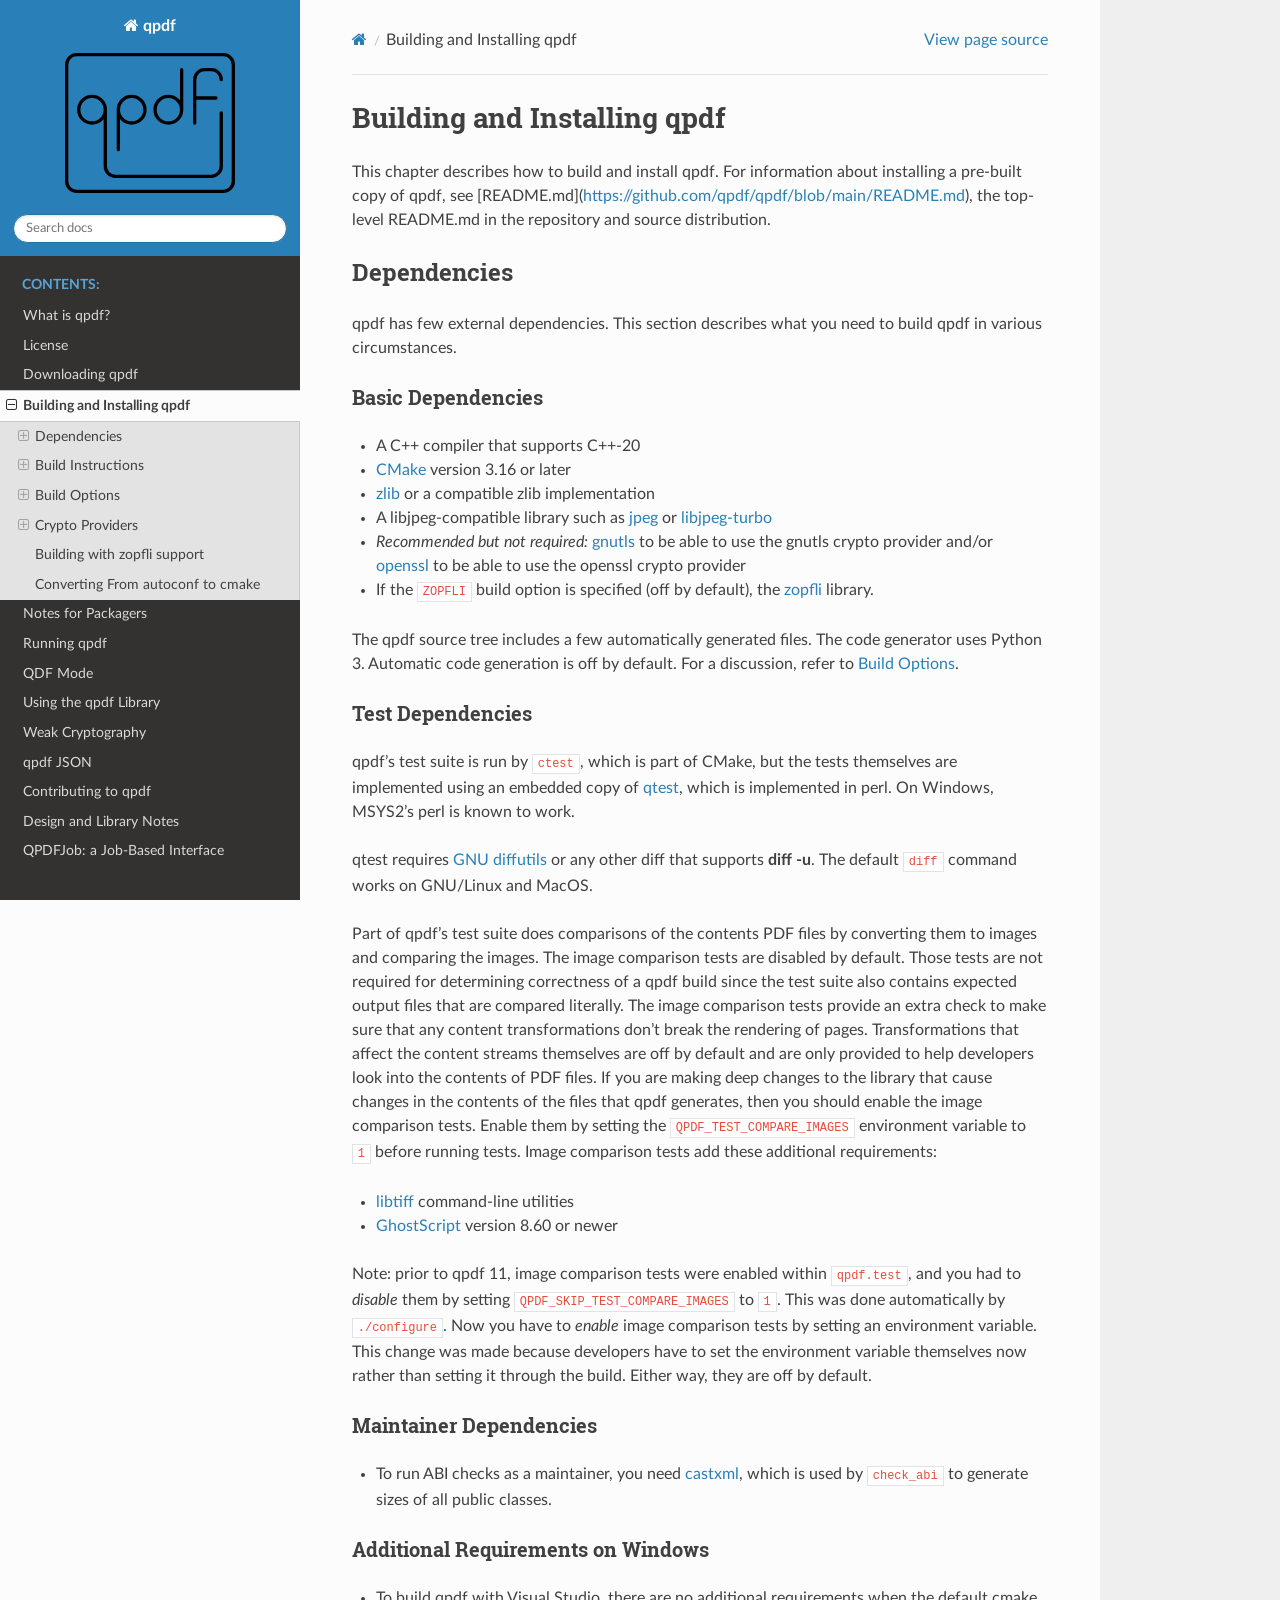
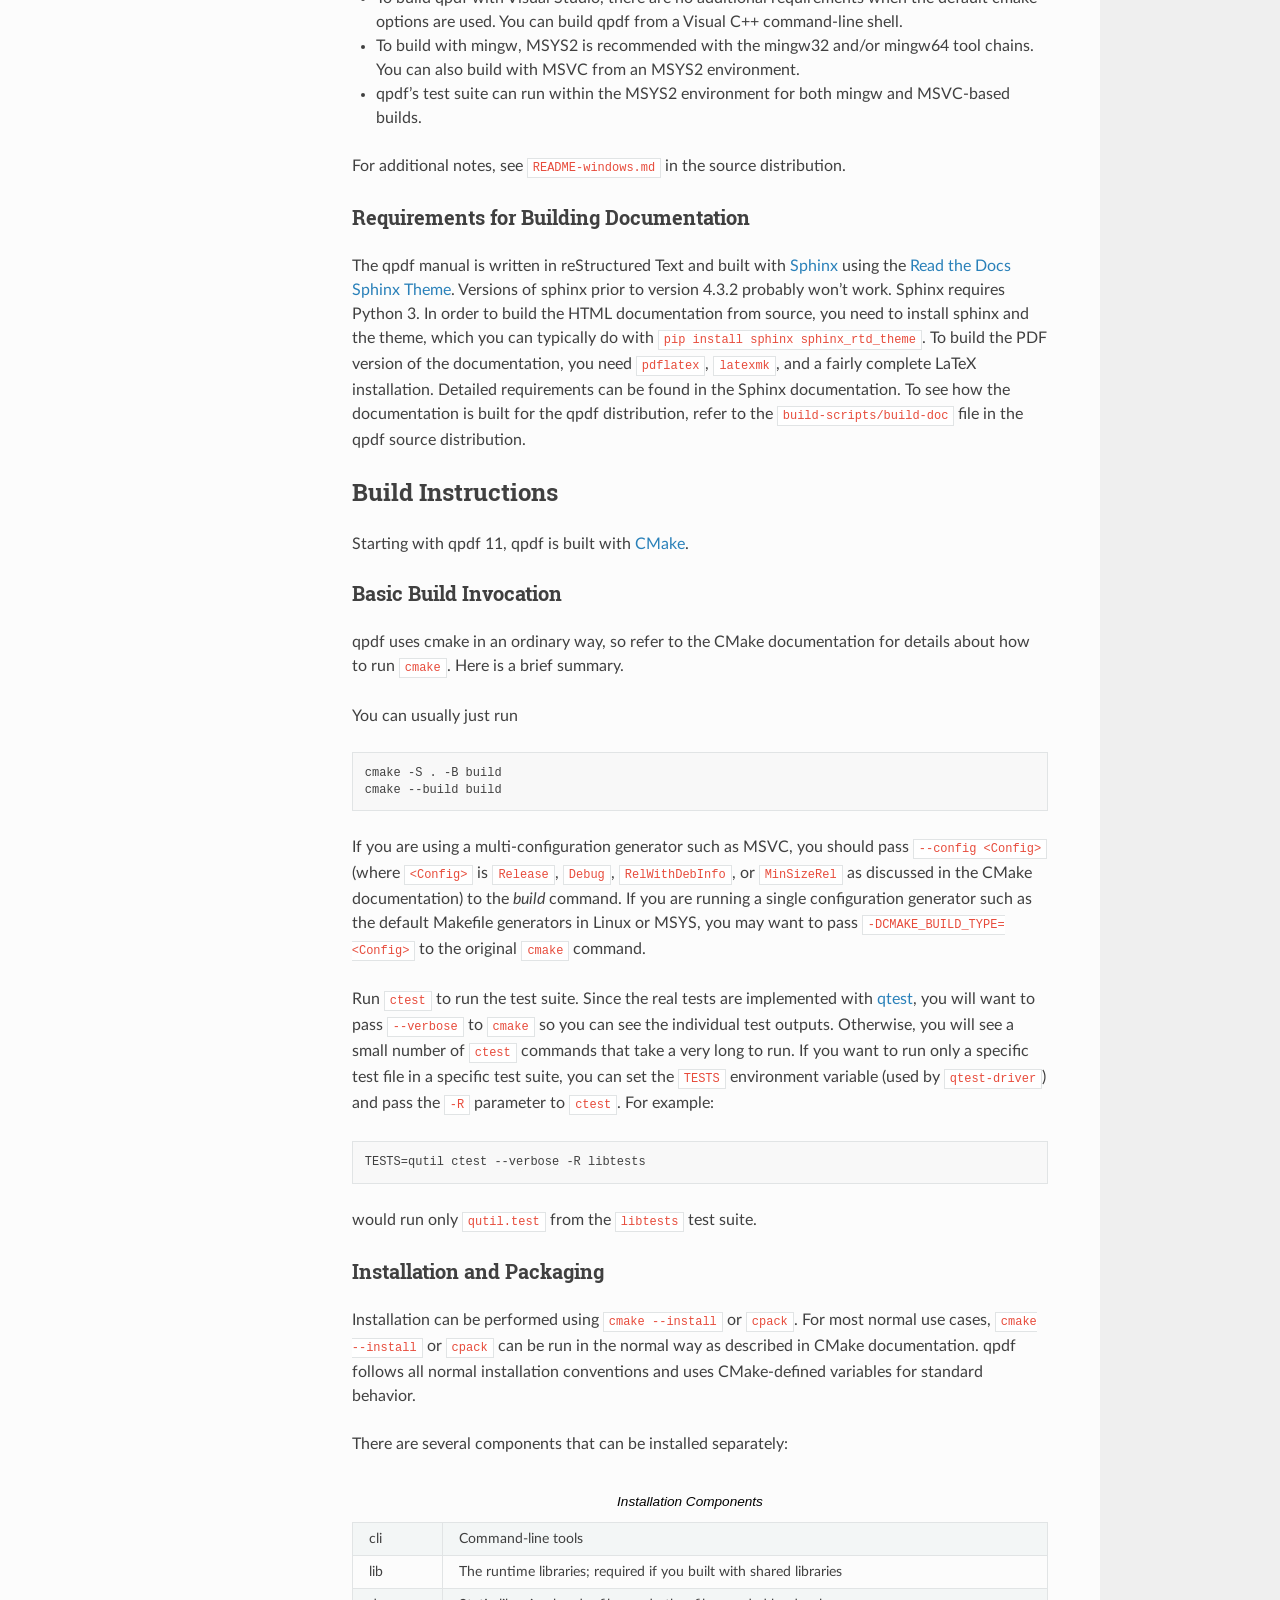
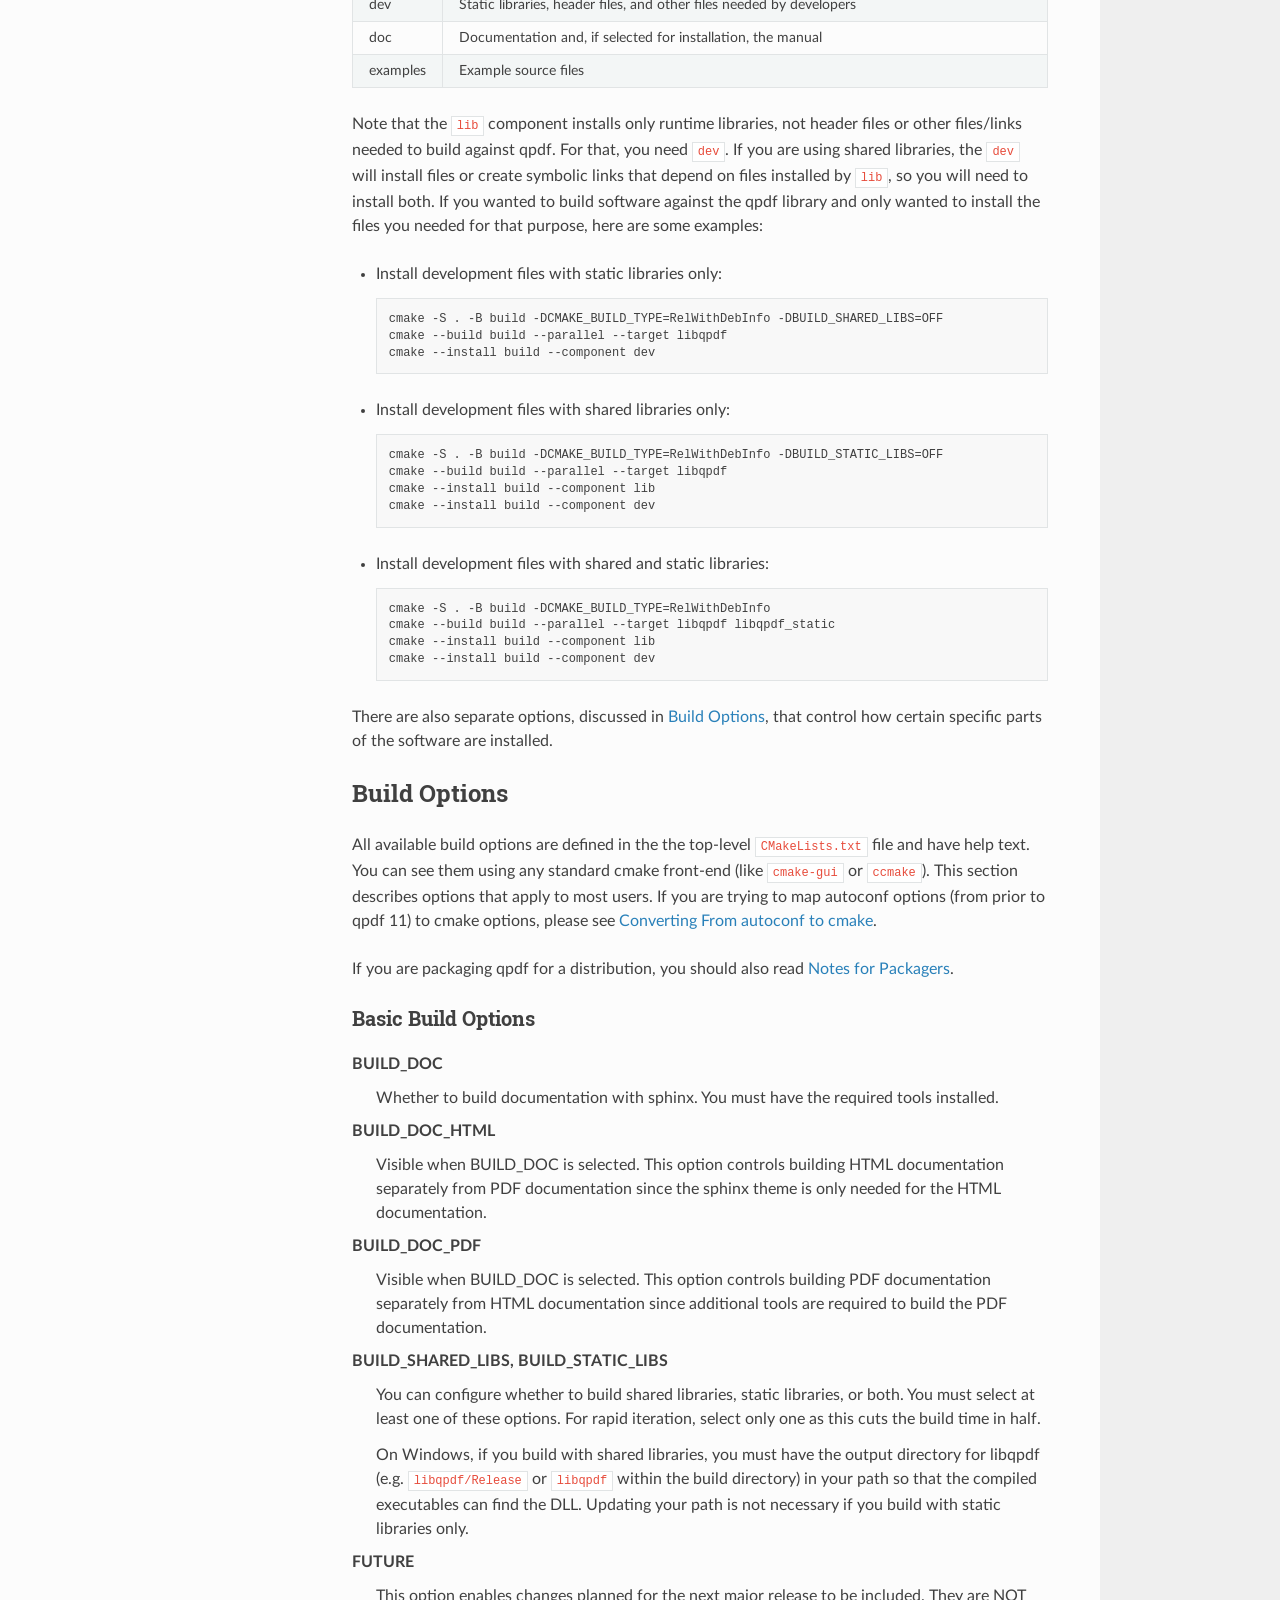
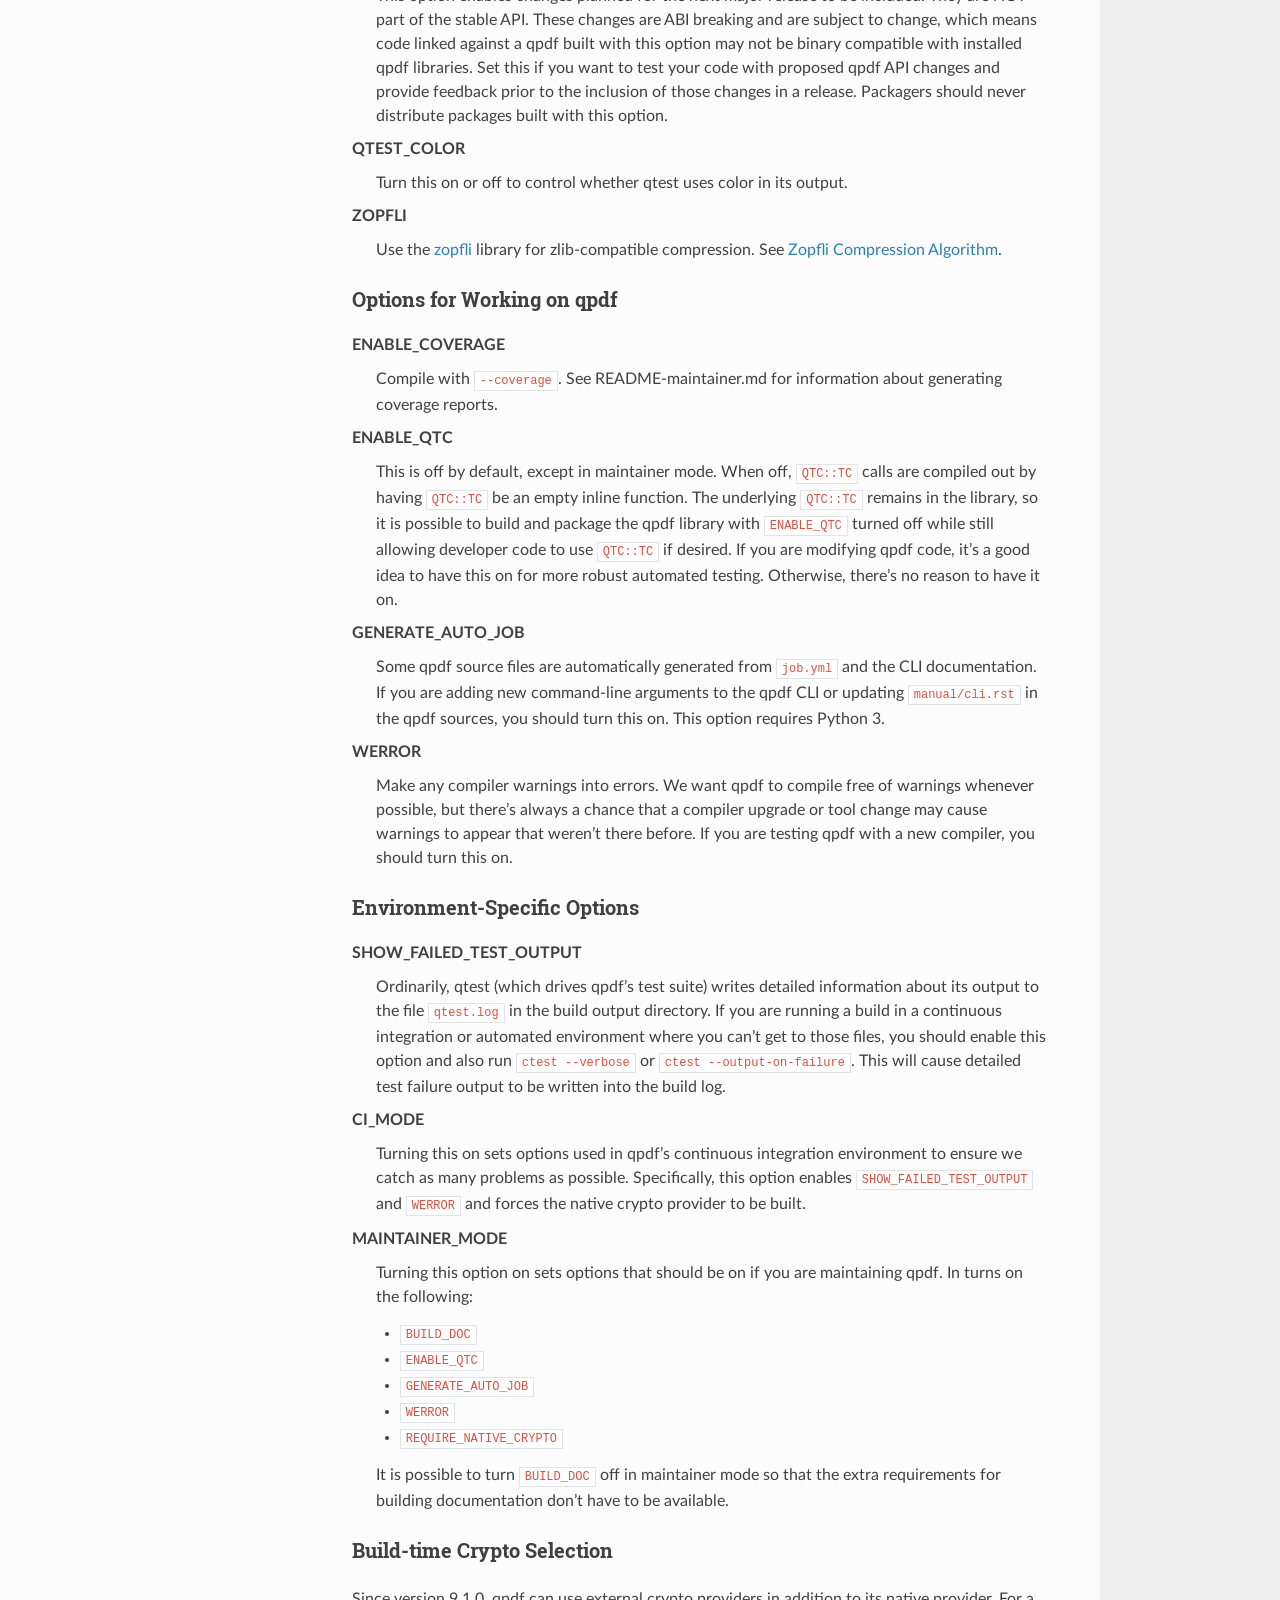
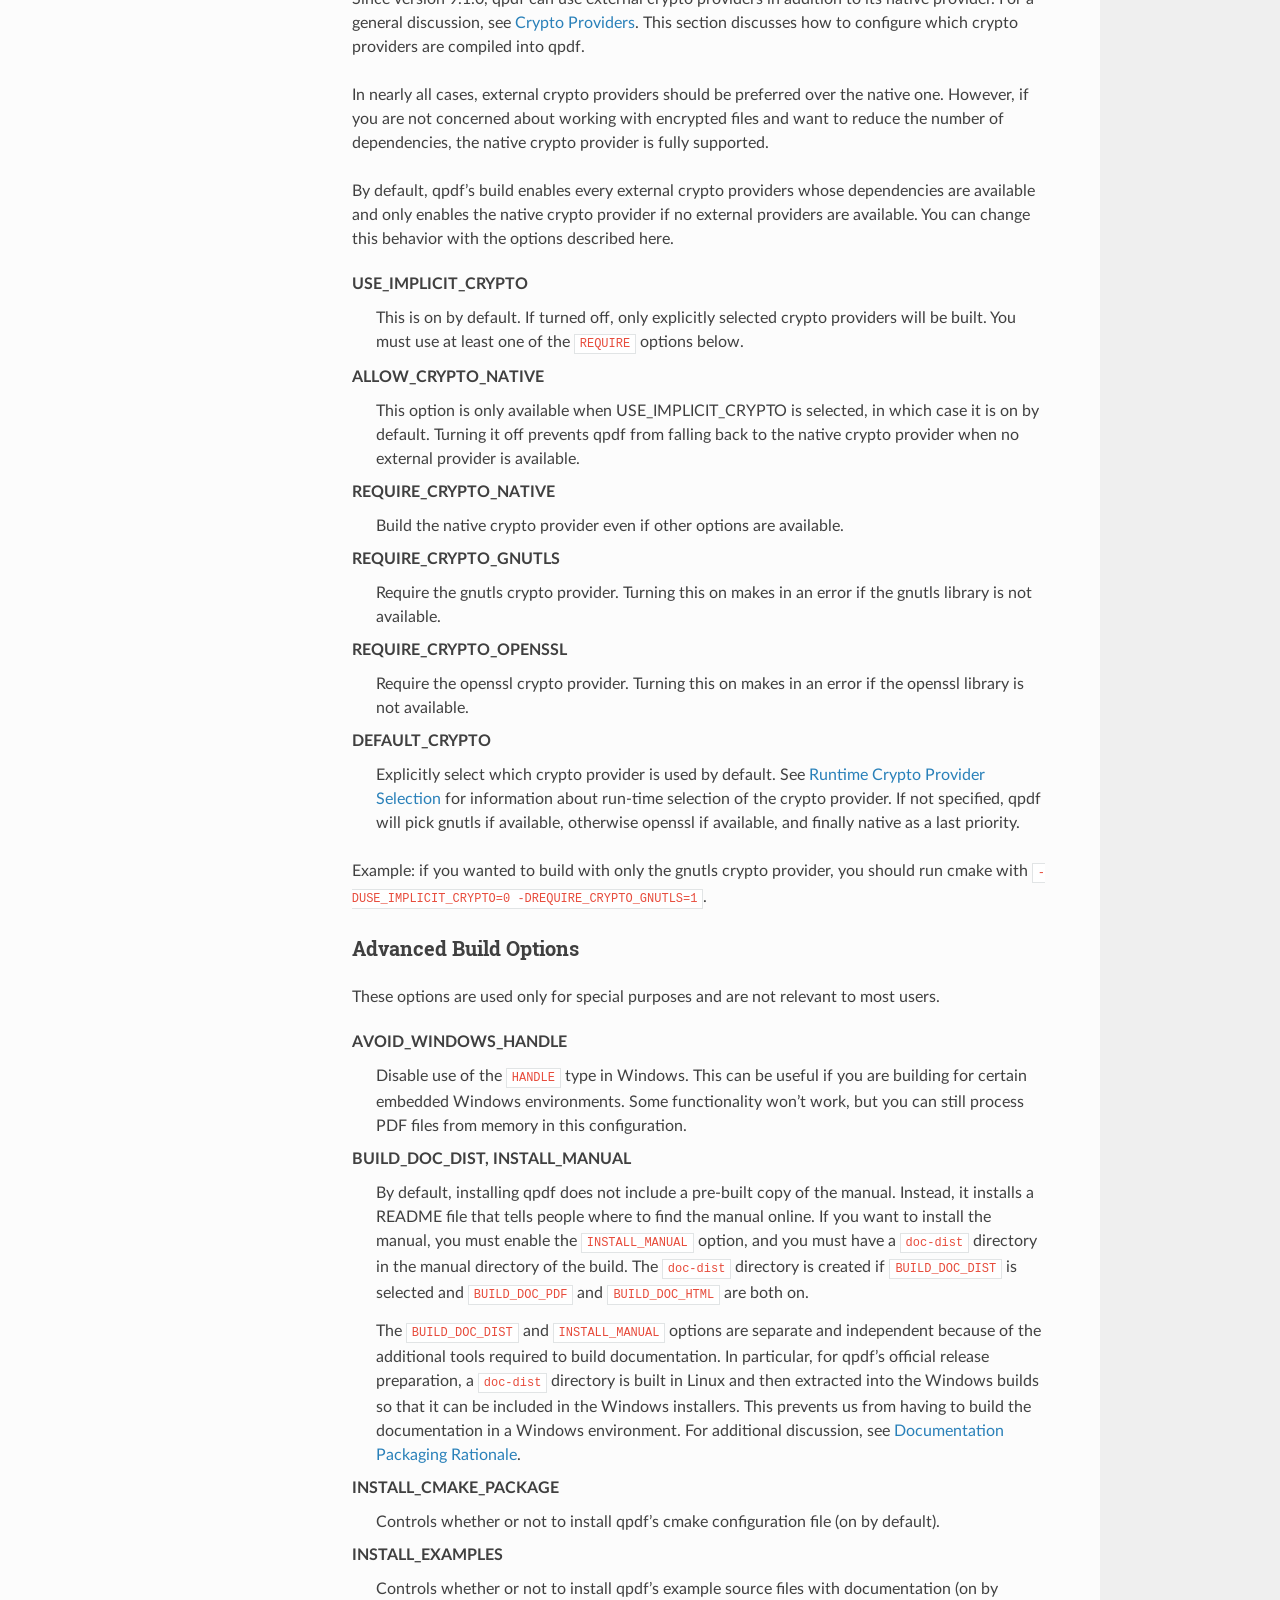
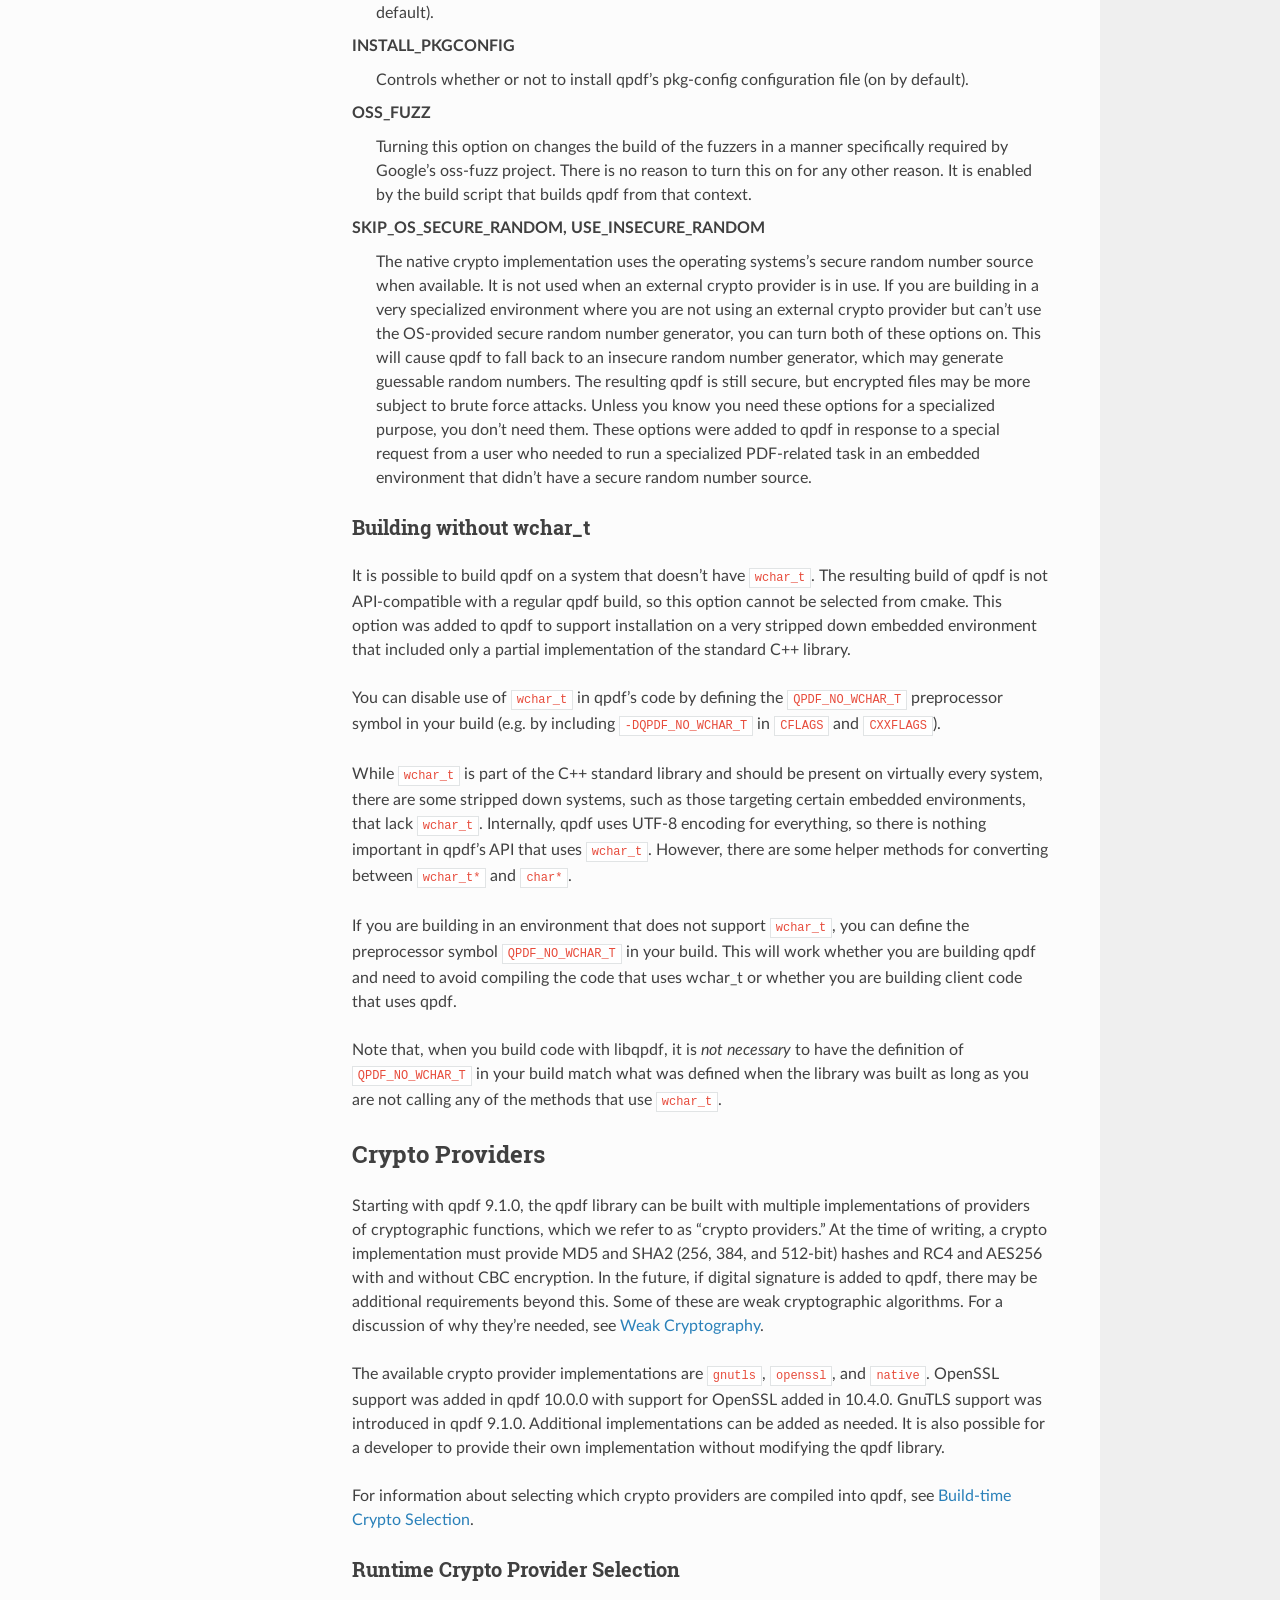
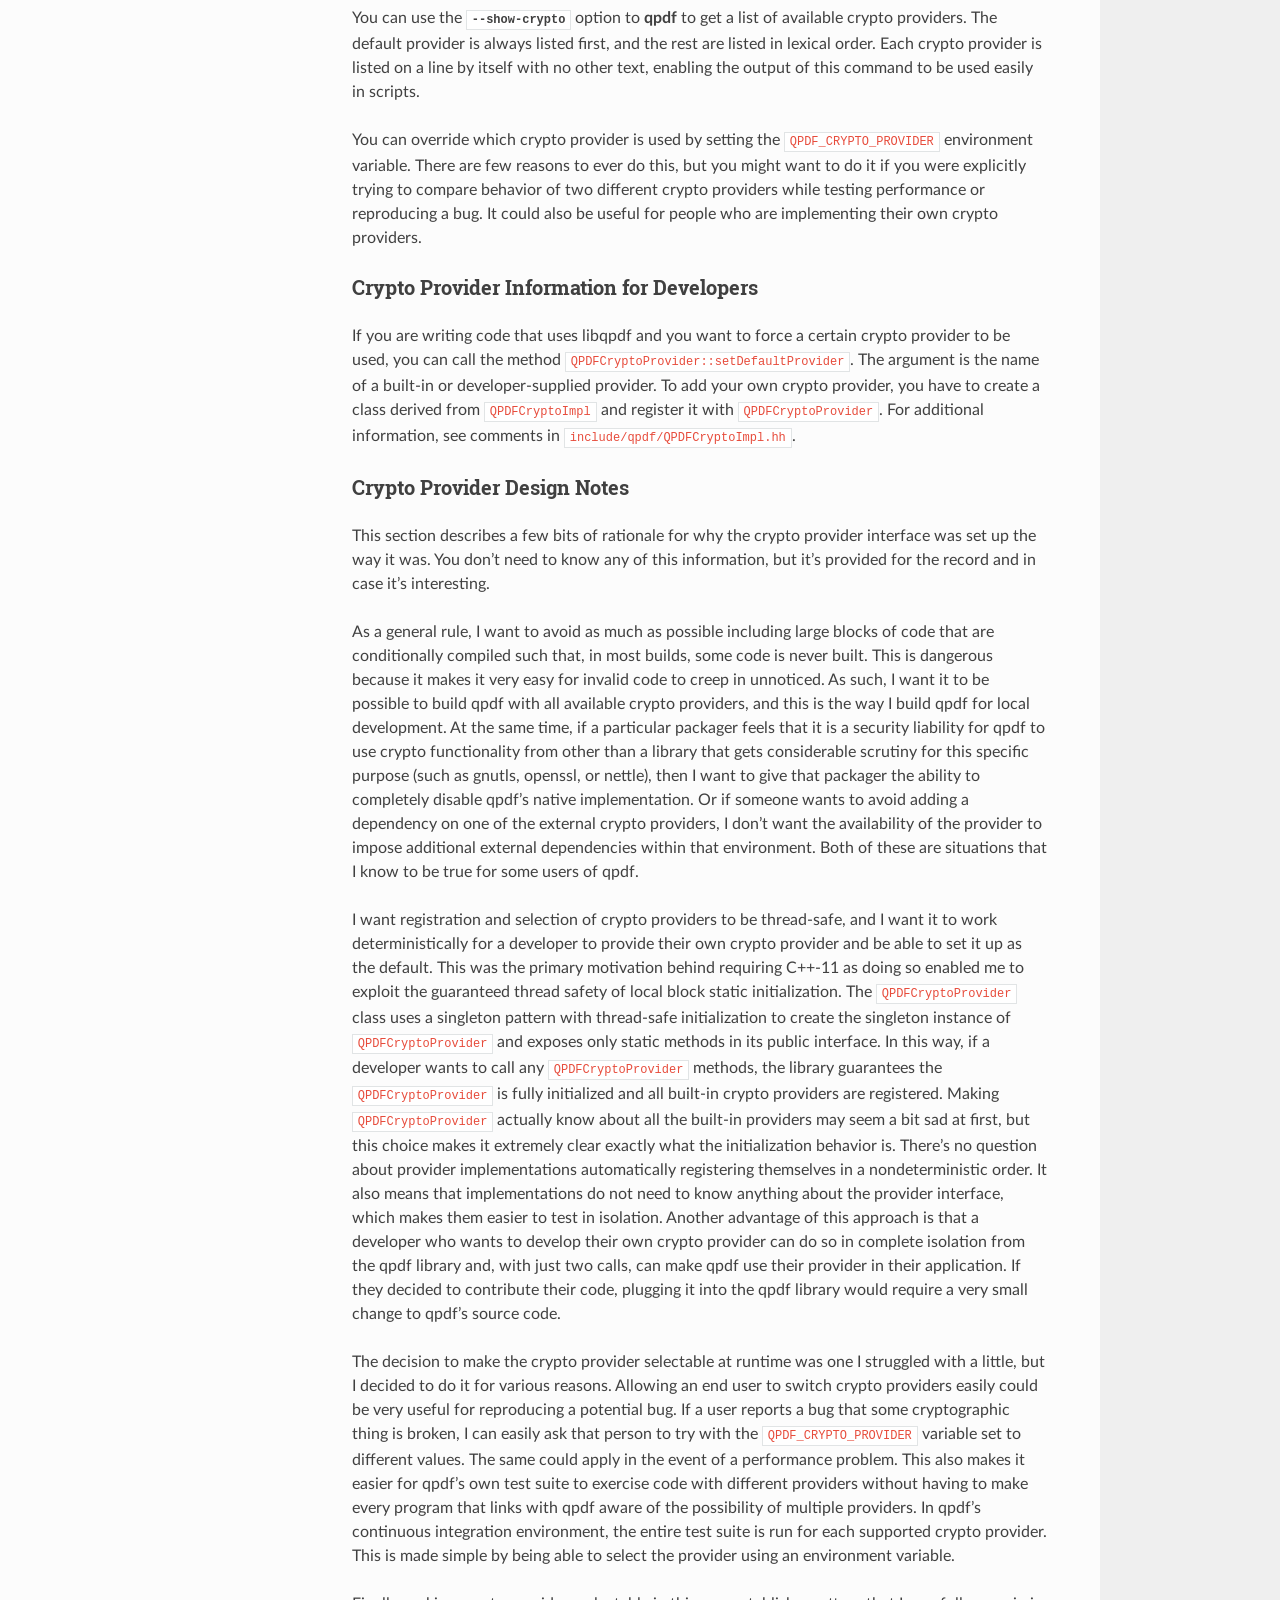
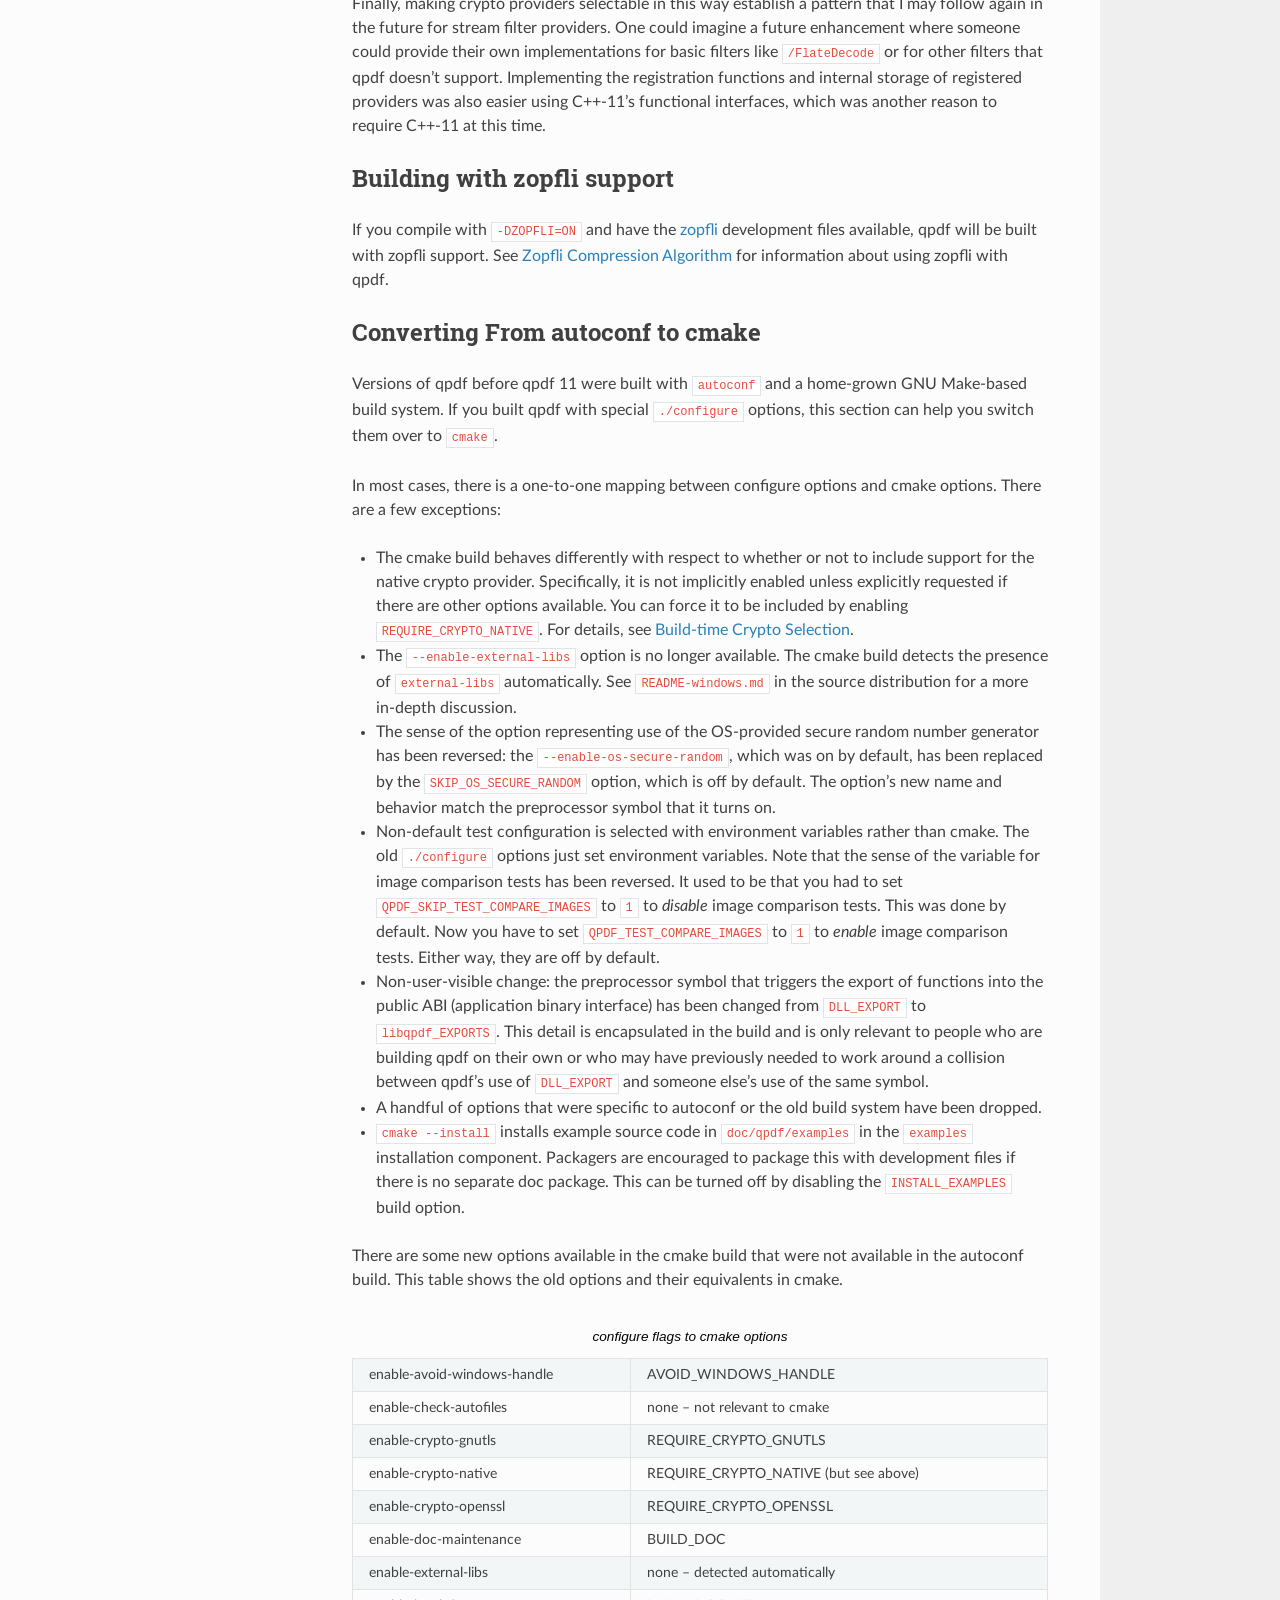
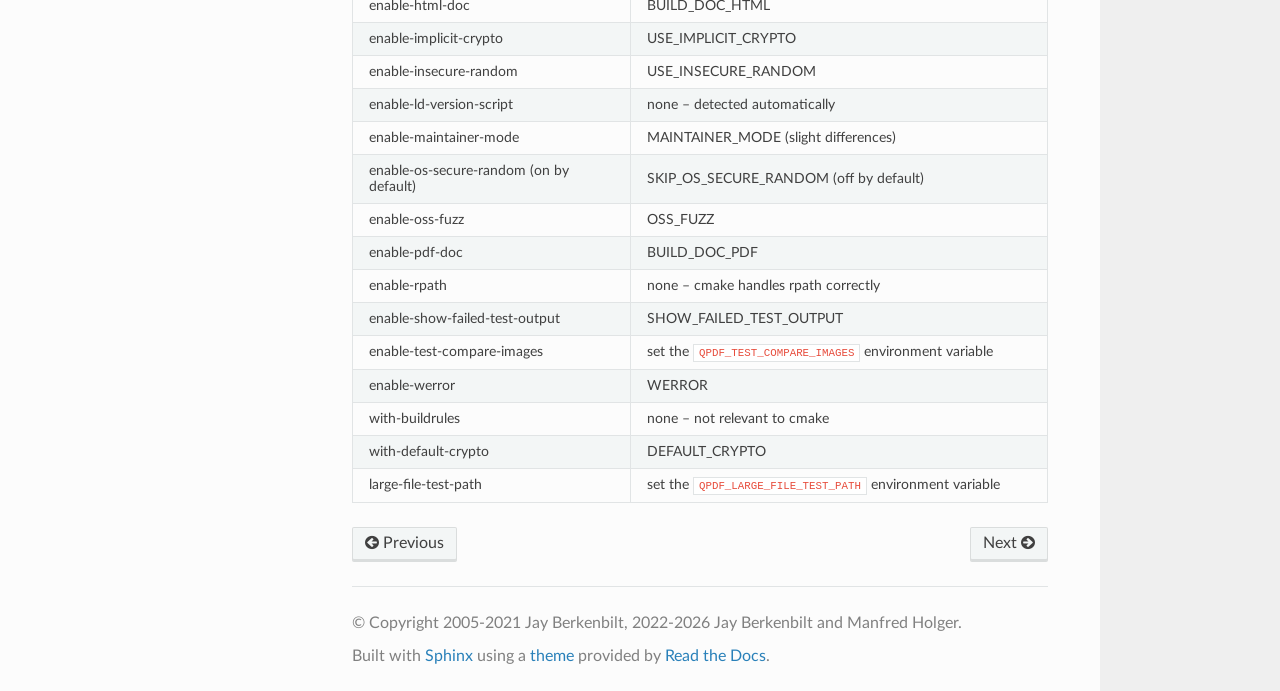
<file: books/qpdf-12.3.2-msvc64/share/doc/qpdf/manual-html/installation.html>
<!DOCTYPE html>
<html class="writer-html5" lang="en" data-content_root="./">
<head>
  <meta charset="utf-8" /><meta name="viewport" content="width=device-width, initial-scale=1" />

  <meta name="viewport" content="width=device-width, initial-scale=1.0" />
  <title>Building and Installing qpdf &mdash; qpdf 12.3.2 documentation</title>
      <link rel="stylesheet" type="text/css" href="_static/pygments.css?v=80d5e7a1" />
      <link rel="stylesheet" type="text/css" href="_static/css/theme.css?v=9edc463e" />
      <link rel="stylesheet" type="text/css" href="_static/css/wraptable.css?v=846ecf4c" />

  
      <script src="_static/jquery.js?v=5d32c60e"></script>
      <script src="_static/_sphinx_javascript_frameworks_compat.js?v=2cd50e6c"></script>
      <script src="_static/documentation_options.js?v=133720b1"></script>
      <script src="_static/doctools.js?v=fd6eb6e6"></script>
      <script src="_static/sphinx_highlight.js?v=6ffebe34"></script>
    <script src="_static/js/theme.js"></script>
    <link rel="index" title="Index" href="genindex.html" />
    <link rel="search" title="Search" href="search.html" />
    <link rel="next" title="Notes for Packagers" href="packaging.html" />
    <link rel="prev" title="Downloading qpdf" href="download.html" /> 
</head>

<body class="wy-body-for-nav"> 
  <div class="wy-grid-for-nav">
    <nav data-toggle="wy-nav-shift" class="wy-nav-side">
      <div class="wy-side-scroll">
        <div class="wy-side-nav-search" >

          
          
          <a href="index.html" class="icon icon-home">
            qpdf
              <img src="_static/qpdf.svg" class="logo" alt="Logo"/>
          </a>
<div role="search">
  <form id="rtd-search-form" class="wy-form" action="search.html" method="get">
    <input type="text" name="q" placeholder="Search docs" aria-label="Search docs" />
    <input type="hidden" name="check_keywords" value="yes" />
    <input type="hidden" name="area" value="default" />
  </form>
</div>
        </div><div class="wy-menu wy-menu-vertical" data-spy="affix" role="navigation" aria-label="Navigation menu">
              <p class="caption" role="heading"><span class="caption-text">Contents:</span></p>
<ul class="current">
<li class="toctree-l1"><a class="reference internal" href="overview.html">What is qpdf?</a></li>
<li class="toctree-l1"><a class="reference internal" href="license.html">License</a></li>
<li class="toctree-l1"><a class="reference internal" href="download.html">Downloading qpdf</a></li>
<li class="toctree-l1 current"><a class="current reference internal" href="#">Building and Installing qpdf</a><ul>
<li class="toctree-l2"><a class="reference internal" href="#dependencies">Dependencies</a><ul>
<li class="toctree-l3"><a class="reference internal" href="#basic-dependencies">Basic Dependencies</a></li>
<li class="toctree-l3"><a class="reference internal" href="#test-dependencies">Test Dependencies</a></li>
<li class="toctree-l3"><a class="reference internal" href="#maintainer-dependencies">Maintainer Dependencies</a></li>
<li class="toctree-l3"><a class="reference internal" href="#additional-requirements-on-windows">Additional Requirements on Windows</a></li>
<li class="toctree-l3"><a class="reference internal" href="#requirements-for-building-documentation">Requirements for Building Documentation</a></li>
</ul>
</li>
<li class="toctree-l2"><a class="reference internal" href="#build-instructions">Build Instructions</a><ul>
<li class="toctree-l3"><a class="reference internal" href="#basic-build-invocation">Basic Build Invocation</a></li>
<li class="toctree-l3"><a class="reference internal" href="#installation-and-packaging">Installation and Packaging</a></li>
</ul>
</li>
<li class="toctree-l2"><a class="reference internal" href="#build-options">Build Options</a><ul>
<li class="toctree-l3"><a class="reference internal" href="#basic-build-options">Basic Build Options</a></li>
<li class="toctree-l3"><a class="reference internal" href="#options-for-working-on-qpdf">Options for Working on qpdf</a></li>
<li class="toctree-l3"><a class="reference internal" href="#environment-specific-options">Environment-Specific Options</a></li>
<li class="toctree-l3"><a class="reference internal" href="#build-time-crypto-selection">Build-time Crypto Selection</a></li>
<li class="toctree-l3"><a class="reference internal" href="#advanced-build-options">Advanced Build Options</a></li>
<li class="toctree-l3"><a class="reference internal" href="#building-without-wchar-t">Building without wchar_t</a></li>
</ul>
</li>
<li class="toctree-l2"><a class="reference internal" href="#crypto-providers">Crypto Providers</a><ul>
<li class="toctree-l3"><a class="reference internal" href="#runtime-crypto-provider-selection">Runtime Crypto Provider Selection</a></li>
<li class="toctree-l3"><a class="reference internal" href="#crypto-provider-information-for-developers">Crypto Provider Information for Developers</a></li>
<li class="toctree-l3"><a class="reference internal" href="#crypto-provider-design-notes">Crypto Provider Design Notes</a></li>
</ul>
</li>
<li class="toctree-l2"><a class="reference internal" href="#building-with-zopfli-support">Building with zopfli support</a></li>
<li class="toctree-l2"><a class="reference internal" href="#converting-from-autoconf-to-cmake">Converting From autoconf to cmake</a></li>
</ul>
</li>
<li class="toctree-l1"><a class="reference internal" href="packaging.html">Notes for Packagers</a></li>
<li class="toctree-l1"><a class="reference internal" href="cli.html">Running qpdf</a></li>
<li class="toctree-l1"><a class="reference internal" href="qdf.html">QDF Mode</a></li>
<li class="toctree-l1"><a class="reference internal" href="library.html">Using the qpdf Library</a></li>
<li class="toctree-l1"><a class="reference internal" href="weak-crypto.html">Weak Cryptography</a></li>
<li class="toctree-l1"><a class="reference internal" href="json.html">qpdf JSON</a></li>
<li class="toctree-l1"><a class="reference internal" href="contributing.html">Contributing to qpdf</a></li>
<li class="toctree-l1"><a class="reference internal" href="design.html">Design and Library Notes</a></li>
<li class="toctree-l1"><a class="reference internal" href="qpdf-job.html">QPDFJob: a Job-Based Interface</a></li>
<li class="toctree-l1"><a class="reference internal" href="linearization.html">Linearization</a></li>
<li class="toctree-l1"><a class="reference internal" href="object-streams.html">Object and Cross-Reference Streams</a></li>
<li class="toctree-l1"><a class="reference internal" href="encryption.html">PDF Encryption</a></li>
<li class="toctree-l1"><a class="reference internal" href="release-notes.html">Release Notes</a></li>
<li class="toctree-l1"><a class="reference internal" href="acknowledgement.html">Acknowledgments</a></li>
</ul>

        </div>
      </div>
    </nav>

    <section data-toggle="wy-nav-shift" class="wy-nav-content-wrap"><nav class="wy-nav-top" aria-label="Mobile navigation menu" >
          <i data-toggle="wy-nav-top" class="fa fa-bars"></i>
          <a href="index.html">qpdf</a>
      </nav>

      <div class="wy-nav-content">
        <div class="rst-content">
          <div role="navigation" aria-label="Page navigation">
  <ul class="wy-breadcrumbs">
      <li><a href="index.html" class="icon icon-home" aria-label="Home"></a></li>
      <li class="breadcrumb-item active">Building and Installing qpdf</li>
      <li class="wy-breadcrumbs-aside">
            <a href="_sources/installation.rst.txt" rel="nofollow"> View page source</a>
      </li>
  </ul>
  <hr/>
</div>
          <div role="main" class="document" itemscope="itemscope" itemtype="http://schema.org/Article">
           <div itemprop="articleBody">
             
  <section id="building-and-installing-qpdf">
<span id="installing"></span><h1>Building and Installing qpdf<a class="headerlink" href="#building-and-installing-qpdf" title="Link to this heading"></a></h1>
<p>This chapter describes how to build and install qpdf. For information
about installing a pre-built copy of qpdf, see
[README.md](<a class="reference external" href="https://github.com/qpdf/qpdf/blob/main/README.md">https://github.com/qpdf/qpdf/blob/main/README.md</a>), the
top-level README.md in the repository and source distribution.</p>
<section id="dependencies">
<span id="prerequisites"></span><h2>Dependencies<a class="headerlink" href="#dependencies" title="Link to this heading"></a></h2>
<p>qpdf has few external dependencies. This section describes what you
need to build qpdf in various circumstances.</p>
<section id="basic-dependencies">
<h3>Basic Dependencies<a class="headerlink" href="#basic-dependencies" title="Link to this heading"></a></h3>
<ul class="simple">
<li><p>A C++ compiler that supports C++-20</p></li>
<li><p><a class="reference external" href="https://www.cmake.org">CMake</a> version 3.16 or later</p></li>
<li><p><a class="reference external" href="https://www.zlib.net/">zlib</a> or a compatible zlib implementation</p></li>
<li><p>A libjpeg-compatible library such as <a class="reference external" href="https://ijg.org/">jpeg</a> or
<a class="reference external" href="https://libjpeg-turbo.org/">libjpeg-turbo</a></p></li>
<li><p><em>Recommended but not required:</em> <a class="reference external" href="https://www.gnutls.org/">gnutls</a>
to be able to use the gnutls crypto provider and/or <a class="reference external" href="https://openssl.org/">openssl</a> to be able to use the openssl crypto
provider</p></li>
<li><p>If the <code class="docutils literal notranslate"><span class="pre">ZOPFLI</span></code> build option is specified (off by default), the
<a class="reference external" href="https://github.com/google/zopfli">zopfli</a> library.</p></li>
</ul>
<p>The qpdf source tree includes a few automatically generated files. The
code generator uses Python 3. Automatic code generation is off by
default. For a discussion, refer to <a class="reference internal" href="#build-options"><span class="std std-ref">Build Options</span></a>.</p>
</section>
<section id="test-dependencies">
<h3>Test Dependencies<a class="headerlink" href="#test-dependencies" title="Link to this heading"></a></h3>
<p>qpdf’s test suite is run by <code class="docutils literal notranslate"><span class="pre">ctest</span></code>, which is part of CMake, but
the tests themselves are implemented using an embedded copy of <a class="reference external" href="https://qtest.sourceforge.io">qtest</a>, which is implemented in perl. On
Windows, MSYS2’s perl is known to work.</p>
<p>qtest requires <a class="reference external" href="http://www.gnu.org/software/diffutils/">GNU diffutils</a> or any other diff that
supports <strong class="command">diff -u</strong>. The default <code class="docutils literal notranslate"><span class="pre">diff</span></code> command works on
GNU/Linux and MacOS.</p>
<p>Part of qpdf’s test suite does comparisons of the contents PDF files
by converting them to images and comparing the images. The image
comparison tests are disabled by default. Those tests are not required
for determining correctness of a qpdf build since the test suite also
contains expected output files that are compared literally. The image
comparison tests provide an extra check to make sure that any content
transformations don’t break the rendering of pages. Transformations
that affect the content streams themselves are off by default and are
only provided to help developers look into the contents of PDF files.
If you are making deep changes to the library that cause changes in
the contents of the files that qpdf generates, then you should enable
the image comparison tests. Enable them by setting the
<code class="docutils literal notranslate"><span class="pre">QPDF_TEST_COMPARE_IMAGES</span></code> environment variable to <code class="docutils literal notranslate"><span class="pre">1</span></code> before
running tests. Image comparison tests add these additional
requirements:</p>
<ul class="simple">
<li><p><a class="reference external" href="http://www.simplesystems.org/libtiff/">libtiff</a> command-line
utilities</p></li>
<li><p><a class="reference external" href="https://www.ghostscript.com/">GhostScript</a> version 8.60 or newer</p></li>
</ul>
<p>Note: prior to qpdf 11, image comparison tests were enabled within
<code class="file docutils literal notranslate"><span class="pre">qpdf.test</span></code>, and you had to <em>disable</em> them by setting
<code class="docutils literal notranslate"><span class="pre">QPDF_SKIP_TEST_COMPARE_IMAGES</span></code> to <code class="docutils literal notranslate"><span class="pre">1</span></code>. This was done
automatically by <code class="docutils literal notranslate"><span class="pre">./configure</span></code>. Now you have to <em>enable</em> image
comparison tests by setting an environment variable. This change was
made because developers have to set the environment variable
themselves now rather than setting it through the build. Either way,
they are off by default.</p>
</section>
<section id="maintainer-dependencies">
<h3>Maintainer Dependencies<a class="headerlink" href="#maintainer-dependencies" title="Link to this heading"></a></h3>
<ul class="simple">
<li><p>To run ABI checks as a maintainer, you need <a class="reference external" href="https://github.com/CastXML/CastXML">castxml</a>, which is used by
<code class="docutils literal notranslate"><span class="pre">check_abi</span></code> to generate sizes of all public classes.</p></li>
</ul>
</section>
<section id="additional-requirements-on-windows">
<h3>Additional Requirements on Windows<a class="headerlink" href="#additional-requirements-on-windows" title="Link to this heading"></a></h3>
<ul class="simple">
<li><p>To build qpdf with Visual Studio, there are no additional
requirements when the default cmake options are used. You can build
qpdf from a Visual C++ command-line shell.</p></li>
<li><p>To build with mingw, MSYS2 is recommended with the mingw32 and/or
mingw64 tool chains. You can also build with MSVC from an MSYS2
environment.</p></li>
<li><p>qpdf’s test suite can run within the MSYS2 environment for both
mingw and MSVC-based builds.</p></li>
</ul>
<p>For additional notes, see <code class="file docutils literal notranslate"><span class="pre">README-windows.md</span></code> in the source
distribution.</p>
</section>
<section id="requirements-for-building-documentation">
<h3>Requirements for Building Documentation<a class="headerlink" href="#requirements-for-building-documentation" title="Link to this heading"></a></h3>
<p>The qpdf manual is written in reStructured Text and built with <a class="reference external" href="https://www.sphinx-doc.org">Sphinx</a> using the <a class="reference external" href="https://sphinx-rtd-theme.readthedocs.io">Read the Docs Sphinx Theme</a>. Versions of sphinx prior
to version 4.3.2 probably won’t work. Sphinx requires Python 3. In
order to build the HTML documentation from source, you need to install
sphinx and the theme, which you can typically do with <code class="docutils literal notranslate"><span class="pre">pip</span> <span class="pre">install</span>
<span class="pre">sphinx</span> <span class="pre">sphinx_rtd_theme</span></code>. To build the PDF version of the
documentation, you need <code class="docutils literal notranslate"><span class="pre">pdflatex</span></code>, <code class="docutils literal notranslate"><span class="pre">latexmk</span></code>, and a fairly
complete LaTeX installation. Detailed requirements can be found in the
Sphinx documentation. To see how the documentation is built for the
qpdf distribution, refer to the <code class="file docutils literal notranslate"><span class="pre">build-scripts/build-doc</span></code> file
in the qpdf source distribution.</p>
</section>
</section>
<section id="build-instructions">
<span id="building"></span><h2>Build Instructions<a class="headerlink" href="#build-instructions" title="Link to this heading"></a></h2>
<p>Starting with qpdf 11, qpdf is built with <a class="reference external" href="https://www.cmake.org">CMake</a>.</p>
<section id="basic-build-invocation">
<h3>Basic Build Invocation<a class="headerlink" href="#basic-build-invocation" title="Link to this heading"></a></h3>
<p>qpdf uses cmake in an ordinary way, so refer to the CMake
documentation for details about how to run <code class="docutils literal notranslate"><span class="pre">cmake</span></code>. Here is a
brief summary.</p>
<p>You can usually just run</p>
<div class="highlight-none notranslate"><div class="highlight"><pre><span></span>cmake -S . -B build
cmake --build build
</pre></div>
</div>
<p>If you are using a multi-configuration generator such as MSVC, you
should pass <code class="docutils literal notranslate"><span class="pre">--config</span> <span class="pre">&lt;Config&gt;</span></code> (where <code class="docutils literal notranslate"><span class="pre">&lt;Config&gt;</span></code> is <code class="docutils literal notranslate"><span class="pre">Release</span></code>,
<code class="docutils literal notranslate"><span class="pre">Debug</span></code>, <code class="docutils literal notranslate"><span class="pre">RelWithDebInfo</span></code>, or <code class="docutils literal notranslate"><span class="pre">MinSizeRel</span></code> as discussed in the
CMake documentation) to the <em>build</em> command. If you are running a
single configuration generator such as the default Makefile generators
in Linux or MSYS, you may want to pass <code class="docutils literal notranslate"><span class="pre">-DCMAKE_BUILD_TYPE=&lt;Config&gt;</span></code>
to the original <code class="docutils literal notranslate"><span class="pre">cmake</span></code> command.</p>
<p>Run <code class="docutils literal notranslate"><span class="pre">ctest</span></code> to run the test suite. Since the real tests are
implemented with <a class="reference external" href="https://qtest.sourceforge.io/">qtest</a>, you will
want to pass <code class="docutils literal notranslate"><span class="pre">--verbose</span></code> to <code class="docutils literal notranslate"><span class="pre">cmake</span></code> so you can see the individual
test outputs. Otherwise, you will see a small number of <code class="docutils literal notranslate"><span class="pre">ctest</span></code>
commands that take a very long to run. If you want to run only a
specific test file in a specific test suite, you can set the <code class="docutils literal notranslate"><span class="pre">TESTS</span></code>
environment variable (used by <code class="docutils literal notranslate"><span class="pre">qtest-driver</span></code>) and pass the <code class="docutils literal notranslate"><span class="pre">-R</span></code>
parameter to <code class="docutils literal notranslate"><span class="pre">ctest</span></code>. For example:</p>
<div class="highlight-none notranslate"><div class="highlight"><pre><span></span>TESTS=qutil ctest --verbose -R libtests
</pre></div>
</div>
<p>would run only <code class="docutils literal notranslate"><span class="pre">qutil.test</span></code> from the <code class="docutils literal notranslate"><span class="pre">libtests</span></code> test suite.</p>
</section>
<section id="installation-and-packaging">
<span id="installation"></span><h3>Installation and Packaging<a class="headerlink" href="#installation-and-packaging" title="Link to this heading"></a></h3>
<p>Installation can be performed using <code class="docutils literal notranslate"><span class="pre">cmake</span> <span class="pre">--install</span></code> or <code class="docutils literal notranslate"><span class="pre">cpack</span></code>.
For most normal use cases, <code class="docutils literal notranslate"><span class="pre">cmake</span> <span class="pre">--install</span></code> or <code class="docutils literal notranslate"><span class="pre">cpack</span></code> can be run
in the normal way as described in CMake documentation. qpdf follows
all normal installation conventions and uses CMake-defined variables
for standard behavior.</p>
<p>There are several components that can be installed separately:</p>
<table class="docutils align-default" id="id2">
<caption><span class="caption-text">Installation Components</span><a class="headerlink" href="#id2" title="Link to this table"></a></caption>
<colgroup>
<col style="width: 5.9%" />
<col style="width: 94.1%" />
</colgroup>
<tbody>
<tr class="row-odd"><td><p>cli</p></td>
<td><p>Command-line tools</p></td>
</tr>
<tr class="row-even"><td><p>lib</p></td>
<td><p>The runtime libraries; required if you built with shared
libraries</p></td>
</tr>
<tr class="row-odd"><td><p>dev</p></td>
<td><p>Static libraries, header files, and other files needed by
developers</p></td>
</tr>
<tr class="row-even"><td><p>doc</p></td>
<td><p>Documentation and, if selected for installation, the manual</p></td>
</tr>
<tr class="row-odd"><td><p>examples</p></td>
<td><p>Example source files</p></td>
</tr>
</tbody>
</table>
<p>Note that the <code class="docutils literal notranslate"><span class="pre">lib</span></code> component installs only runtime libraries, not
header files or other files/links needed to build against qpdf. For
that, you need <code class="docutils literal notranslate"><span class="pre">dev</span></code>. If you are using shared libraries, the <code class="docutils literal notranslate"><span class="pre">dev</span></code>
will install files or create symbolic links that depend on files
installed by <code class="docutils literal notranslate"><span class="pre">lib</span></code>, so you will need to install both. If you wanted
to build software against the qpdf library and only wanted to install
the files you needed for that purpose, here are some examples:</p>
<ul>
<li><p>Install development files with static libraries only:</p>
<div class="highlight-none notranslate"><div class="highlight"><pre><span></span>cmake -S . -B build -DCMAKE_BUILD_TYPE=RelWithDebInfo -DBUILD_SHARED_LIBS=OFF
cmake --build build --parallel --target libqpdf
cmake --install build --component dev
</pre></div>
</div>
</li>
<li><p>Install development files with shared libraries only:</p>
<div class="highlight-none notranslate"><div class="highlight"><pre><span></span>cmake -S . -B build -DCMAKE_BUILD_TYPE=RelWithDebInfo -DBUILD_STATIC_LIBS=OFF
cmake --build build --parallel --target libqpdf
cmake --install build --component lib
cmake --install build --component dev
</pre></div>
</div>
</li>
<li><p>Install development files with shared and static libraries:</p>
<div class="highlight-none notranslate"><div class="highlight"><pre><span></span>cmake -S . -B build -DCMAKE_BUILD_TYPE=RelWithDebInfo
cmake --build build --parallel --target libqpdf libqpdf_static
cmake --install build --component lib
cmake --install build --component dev
</pre></div>
</div>
</li>
</ul>
<p>There are also separate options, discussed in <a class="reference internal" href="#build-options"><span class="std std-ref">Build Options</span></a>,
that control how certain specific parts of the software are installed.</p>
</section>
</section>
<section id="build-options">
<span id="id1"></span><h2>Build Options<a class="headerlink" href="#build-options" title="Link to this heading"></a></h2>
<p>All available build options are defined in the the top-level
<code class="file docutils literal notranslate"><span class="pre">CMakeLists.txt</span></code> file and have help text. You can see them using
any standard cmake front-end (like <code class="docutils literal notranslate"><span class="pre">cmake-gui</span></code> or <code class="docutils literal notranslate"><span class="pre">ccmake</span></code>). This
section describes options that apply to most users. If you are trying
to map autoconf options (from prior to qpdf 11) to cmake options,
please see <a class="reference internal" href="#autoconf-to-cmake"><span class="std std-ref">Converting From autoconf to cmake</span></a>.</p>
<p>If you are packaging qpdf for a distribution, you should also read
<a class="reference internal" href="packaging.html#packaging"><span class="std std-ref">Notes for Packagers</span></a>.</p>
<section id="basic-build-options">
<h3>Basic Build Options<a class="headerlink" href="#basic-build-options" title="Link to this heading"></a></h3>
<dl>
<dt>BUILD_DOC</dt><dd><p>Whether to build documentation with sphinx. You must have the
required tools installed.</p>
</dd>
<dt>BUILD_DOC_HTML</dt><dd><p>Visible when BUILD_DOC is selected. This option controls building
HTML documentation separately from PDF documentation since
the sphinx theme is only needed for the HTML documentation.</p>
</dd>
<dt>BUILD_DOC_PDF</dt><dd><p>Visible when BUILD_DOC is selected. This option controls building
PDF documentation separately from HTML documentation since
additional tools are required to build the PDF documentation.</p>
</dd>
<dt>BUILD_SHARED_LIBS, BUILD_STATIC_LIBS</dt><dd><p>You can configure whether to build shared libraries, static
libraries, or both. You must select at least one of these options.
For rapid iteration, select only one as this cuts the build time in
half.</p>
<p>On Windows, if you build with shared libraries, you must have the
output directory for libqpdf (e.g. <code class="file docutils literal notranslate"><span class="pre">libqpdf/Release</span></code> or
<code class="file docutils literal notranslate"><span class="pre">libqpdf</span></code> within the build directory) in your path so that the
compiled executables can find the DLL. Updating your path is not
necessary if you build with static libraries only.</p>
</dd>
<dt>FUTURE</dt><dd><p>This option enables changes planned for the next major release to be
included. They are NOT part of the stable API. These changes are ABI
breaking and are subject to change, which means code linked against
a qpdf built with this option may not be binary compatible with
installed qpdf libraries. Set this if you want to test your code
with proposed qpdf API changes and provide feedback prior to the
inclusion of those changes in a release. Packagers should never
distribute packages built with this option.</p>
</dd>
<dt>QTEST_COLOR</dt><dd><p>Turn this on or off to control whether qtest uses color in its
output.</p>
</dd>
<dt>ZOPFLI</dt><dd><p>Use the <a class="reference external" href="https://github.com/google/zopfli">zopfli</a> library for
zlib-compatible compression. See <a class="reference internal" href="cli.html#zopfli"><span class="std std-ref">Zopfli Compression Algorithm</span></a>.</p>
</dd>
</dl>
</section>
<section id="options-for-working-on-qpdf">
<h3>Options for Working on qpdf<a class="headerlink" href="#options-for-working-on-qpdf" title="Link to this heading"></a></h3>
<dl class="simple">
<dt>ENABLE_COVERAGE</dt><dd><p>Compile with <code class="docutils literal notranslate"><span class="pre">--coverage</span></code>. See README-maintainer.md for
information about generating coverage reports.</p>
</dd>
<dt>ENABLE_QTC</dt><dd><p>This is off by default, except in maintainer mode. When off,
<code class="docutils literal notranslate"><span class="pre">QTC::TC</span></code> calls are compiled out by having <code class="docutils literal notranslate"><span class="pre">QTC::TC</span></code> be an empty
inline function. The underlying <code class="docutils literal notranslate"><span class="pre">QTC::TC</span></code> remains in the library,
so it is possible to build and package the qpdf library with
<code class="docutils literal notranslate"><span class="pre">ENABLE_QTC</span></code> turned off while still allowing developer code to use
<code class="docutils literal notranslate"><span class="pre">QTC::TC</span></code> if desired. If you are modifying qpdf code, it’s a good
idea to have this on for more robust automated testing. Otherwise,
there’s no reason to have it on.</p>
</dd>
<dt>GENERATE_AUTO_JOB</dt><dd><p>Some qpdf source files are automatically generated from
<code class="file docutils literal notranslate"><span class="pre">job.yml</span></code> and the CLI documentation. If you are adding new
command-line arguments to the qpdf CLI or updating
<code class="file docutils literal notranslate"><span class="pre">manual/cli.rst</span></code> in the qpdf sources, you should turn this on.
This option requires Python 3.</p>
</dd>
<dt>WERROR</dt><dd><p>Make any compiler warnings into errors. We want qpdf to compile free
of warnings whenever possible, but there’s always a chance that a
compiler upgrade or tool change may cause warnings to appear that
weren’t there before. If you are testing qpdf with a new compiler,
you should turn this on.</p>
</dd>
</dl>
</section>
<section id="environment-specific-options">
<h3>Environment-Specific Options<a class="headerlink" href="#environment-specific-options" title="Link to this heading"></a></h3>
<dl>
<dt>SHOW_FAILED_TEST_OUTPUT</dt><dd><p>Ordinarily, qtest (which drives qpdf’s test suite) writes detailed
information about its output to the file <code class="docutils literal notranslate"><span class="pre">qtest.log</span></code> in the build
output directory. If you are running a build in a continuous
integration or automated environment where you can’t get to those
files, you should enable this option and also run <code class="docutils literal notranslate"><span class="pre">ctest</span>
<span class="pre">--verbose</span></code> or <code class="docutils literal notranslate"><span class="pre">ctest</span> <span class="pre">--output-on-failure</span></code>. This will cause
detailed test failure output to be written into the build log.</p>
</dd>
<dt>CI_MODE</dt><dd><p>Turning this on sets options used in qpdf’s continuous integration
environment to ensure we catch as many problems as possible.
Specifically, this option enables <code class="docutils literal notranslate"><span class="pre">SHOW_FAILED_TEST_OUTPUT</span></code> and
<code class="docutils literal notranslate"><span class="pre">WERROR</span></code> and forces the native crypto provider to be built.</p>
</dd>
<dt>MAINTAINER_MODE</dt><dd><p>Turning this option on sets options that should be on if you are
maintaining qpdf. In turns on the following:</p>
<ul class="simple">
<li><p><code class="docutils literal notranslate"><span class="pre">BUILD_DOC</span></code></p></li>
<li><p><code class="docutils literal notranslate"><span class="pre">ENABLE_QTC</span></code></p></li>
<li><p><code class="docutils literal notranslate"><span class="pre">GENERATE_AUTO_JOB</span></code></p></li>
<li><p><code class="docutils literal notranslate"><span class="pre">WERROR</span></code></p></li>
<li><p><code class="docutils literal notranslate"><span class="pre">REQUIRE_NATIVE_CRYPTO</span></code></p></li>
</ul>
<p>It is possible to turn <code class="docutils literal notranslate"><span class="pre">BUILD_DOC</span></code> off in maintainer mode so that
the extra requirements for building documentation don’t have to be
available.</p>
</dd>
</dl>
</section>
<section id="build-time-crypto-selection">
<span id="crypto-build"></span><h3>Build-time Crypto Selection<a class="headerlink" href="#build-time-crypto-selection" title="Link to this heading"></a></h3>
<p>Since version 9.1.0, qpdf can use external crypto providers in
addition to its native provider. For a general discussion, see
<a class="reference internal" href="#crypto"><span class="std std-ref">Crypto Providers</span></a>. This section discusses how to configure which crypto
providers are compiled into qpdf.</p>
<p>In nearly all cases, external crypto providers should be preferred
over the native one. However, if you are not concerned about working
with encrypted files and want to reduce the number of dependencies,
the native crypto provider is fully supported.</p>
<p>By default, qpdf’s build enables every external crypto providers whose
dependencies are available and only enables the native crypto provider
if no external providers are available. You can change this behavior
with the options described here.</p>
<dl class="simple">
<dt>USE_IMPLICIT_CRYPTO</dt><dd><p>This is on by default. If turned off, only explicitly selected
crypto providers will be built. You must use at least one of the
<code class="docutils literal notranslate"><span class="pre">REQUIRE</span></code> options below.</p>
</dd>
<dt>ALLOW_CRYPTO_NATIVE</dt><dd><p>This option is only available when USE_IMPLICIT_CRYPTO is selected,
in which case it is on by default. Turning it off prevents qpdf from
falling back to the native crypto provider when no external provider
is available.</p>
</dd>
<dt>REQUIRE_CRYPTO_NATIVE</dt><dd><p>Build the native crypto provider even if other options are
available.</p>
</dd>
<dt>REQUIRE_CRYPTO_GNUTLS</dt><dd><p>Require the gnutls crypto provider. Turning this on makes in an
error if the gnutls library is not available.</p>
</dd>
<dt>REQUIRE_CRYPTO_OPENSSL</dt><dd><p>Require the openssl crypto provider. Turning this on makes in an
error if the openssl library is not available.</p>
</dd>
<dt>DEFAULT_CRYPTO</dt><dd><p>Explicitly select which crypto provider is used by default. See
<a class="reference internal" href="#crypto-runtime"><span class="std std-ref">Runtime Crypto Provider Selection</span></a> for information about run-time selection of
the crypto provider. If not specified, qpdf will pick gnutls if
available, otherwise openssl if available, and finally native as a
last priority.</p>
</dd>
</dl>
<p>Example: if you wanted to build with only the gnutls crypto provider,
you should run cmake with <code class="docutils literal notranslate"><span class="pre">-DUSE_IMPLICIT_CRYPTO=0</span>
<span class="pre">-DREQUIRE_CRYPTO_GNUTLS=1</span></code>.</p>
</section>
<section id="advanced-build-options">
<h3>Advanced Build Options<a class="headerlink" href="#advanced-build-options" title="Link to this heading"></a></h3>
<p>These options are used only for special purposes and are not relevant
to most users.</p>
<dl>
<dt>AVOID_WINDOWS_HANDLE</dt><dd><p>Disable use of the <code class="docutils literal notranslate"><span class="pre">HANDLE</span></code> type in Windows. This can be useful if
you are building for certain embedded Windows environments. Some
functionality won’t work, but you can still process PDF files from
memory in this configuration.</p>
</dd>
<dt>BUILD_DOC_DIST, INSTALL_MANUAL</dt><dd><p>By default, installing qpdf does not include a pre-built copy of the
manual. Instead, it installs a README file that tells people where
to find the manual online. If you want to install the manual, you
must enable the <code class="docutils literal notranslate"><span class="pre">INSTALL_MANUAL</span></code> option, and you must have a
<code class="docutils literal notranslate"><span class="pre">doc-dist</span></code> directory in the manual directory of the build. The
<code class="docutils literal notranslate"><span class="pre">doc-dist</span></code> directory is created if <code class="docutils literal notranslate"><span class="pre">BUILD_DOC_DIST</span></code> is selected
and <code class="docutils literal notranslate"><span class="pre">BUILD_DOC_PDF</span></code> and <code class="docutils literal notranslate"><span class="pre">BUILD_DOC_HTML</span></code> are both on.</p>
<p>The <code class="docutils literal notranslate"><span class="pre">BUILD_DOC_DIST</span></code> and <code class="docutils literal notranslate"><span class="pre">INSTALL_MANUAL</span></code> options are separate
and independent because of the additional tools required to build
documentation. In particular, for qpdf’s official release
preparation, a <code class="docutils literal notranslate"><span class="pre">doc-dist</span></code> directory is built in Linux and then
extracted into the Windows builds so that it can be included in the
Windows installers. This prevents us from having to build the
documentation in a Windows environment. For additional discussion,
see <a class="reference internal" href="packaging.html#doc-packaging-rationale"><span class="std std-ref">Documentation Packaging Rationale</span></a>.</p>
</dd>
<dt>INSTALL_CMAKE_PACKAGE</dt><dd><p>Controls whether or not to install qpdf’s cmake configuration file
(on by default).</p>
</dd>
<dt>INSTALL_EXAMPLES</dt><dd><p>Controls whether or not to install qpdf’s example source files with
documentation (on by default).</p>
</dd>
<dt>INSTALL_PKGCONFIG</dt><dd><p>Controls whether or not to install qpdf’s pkg-config configuration
file (on by default).</p>
</dd>
<dt>OSS_FUZZ</dt><dd><p>Turning this option on changes the build of the fuzzers in a manner
specifically required by Google’s oss-fuzz project. There is no
reason to turn this on for any other reason. It is enabled by the
build script that builds qpdf from that context.</p>
</dd>
<dt>SKIP_OS_SECURE_RANDOM, USE_INSECURE_RANDOM</dt><dd><p>The native crypto implementation uses the operating systems’s secure
random number source when available. It is not used when an external
crypto provider is in use. If you are building in a very specialized
environment where you are not using an external crypto provider but
can’t use the OS-provided secure random number generator, you can
turn both of these options on. This will cause qpdf to fall back to
an insecure random number generator, which may generate guessable
random numbers. The resulting qpdf is still secure, but encrypted
files may be more subject to brute force attacks. Unless you know
you need these options for a specialized purpose, you don’t need
them. These options were added to qpdf in response to a special
request from a user who needed to run a specialized PDF-related task
in an embedded environment that didn’t have a secure random number
source.</p>
</dd>
</dl>
</section>
<section id="building-without-wchar-t">
<h3>Building without wchar_t<a class="headerlink" href="#building-without-wchar-t" title="Link to this heading"></a></h3>
<p>It is possible to build qpdf on a system that doesn’t have
<code class="docutils literal notranslate"><span class="pre">wchar_t</span></code>. The resulting build of qpdf is not API-compatible with a
regular qpdf build, so this option cannot be selected from cmake. This
option was added to qpdf to support installation on a very stripped
down embedded environment that included only a partial implementation
of the standard C++ library.</p>
<p>You can disable use of <code class="docutils literal notranslate"><span class="pre">wchar_t</span></code> in qpdf’s code by defining the
<code class="docutils literal notranslate"><span class="pre">QPDF_NO_WCHAR_T</span></code> preprocessor symbol in your build (e.g. by
including <code class="docutils literal notranslate"><span class="pre">-DQPDF_NO_WCHAR_T</span></code> in <code class="docutils literal notranslate"><span class="pre">CFLAGS</span></code> and <code class="docutils literal notranslate"><span class="pre">CXXFLAGS</span></code>).</p>
<p>While <code class="docutils literal notranslate"><span class="pre">wchar_t</span></code> is part of the C++ standard library and should be
present on virtually every system, there are some stripped down
systems, such as those targeting certain embedded environments, that
lack <code class="docutils literal notranslate"><span class="pre">wchar_t</span></code>. Internally, qpdf uses UTF-8 encoding for everything,
so there is nothing important in qpdf’s API that uses <code class="docutils literal notranslate"><span class="pre">wchar_t</span></code>.
However, there are some helper methods for converting between
<code class="docutils literal notranslate"><span class="pre">wchar_t*</span></code> and <code class="docutils literal notranslate"><span class="pre">char*</span></code>.</p>
<p>If you are building in an environment that does not support
<code class="docutils literal notranslate"><span class="pre">wchar_t</span></code>, you can define the preprocessor symbol
<code class="docutils literal notranslate"><span class="pre">QPDF_NO_WCHAR_T</span></code> in your build. This will work whether you are
building qpdf and need to avoid compiling the code that uses wchar_t
or whether you are building client code that uses qpdf.</p>
<p>Note that, when you build code with libqpdf, it is <em>not necessary</em> to
have the definition of <code class="docutils literal notranslate"><span class="pre">QPDF_NO_WCHAR_T</span></code> in your build match what
was defined when the library was built as long as you are not calling
any of the methods that use <code class="docutils literal notranslate"><span class="pre">wchar_t</span></code>.</p>
</section>
</section>
<section id="crypto-providers">
<span id="crypto"></span><h2>Crypto Providers<a class="headerlink" href="#crypto-providers" title="Link to this heading"></a></h2>
<p>Starting with qpdf 9.1.0, the qpdf library can be built with multiple
implementations of providers of cryptographic functions, which we refer
to as “crypto providers.” At the time of writing, a crypto
implementation must provide MD5 and SHA2 (256, 384, and 512-bit) hashes
and RC4 and AES256 with and without CBC encryption. In the future, if
digital signature is added to qpdf, there may be additional requirements
beyond this. Some of these are weak cryptographic algorithms. For a
discussion of why they’re needed, see <a class="reference internal" href="weak-crypto.html#weak-crypto"><span class="std std-ref">Weak Cryptography</span></a>.</p>
<p>The available crypto provider implementations are <code class="docutils literal notranslate"><span class="pre">gnutls</span></code>,
<code class="docutils literal notranslate"><span class="pre">openssl</span></code>, and <code class="docutils literal notranslate"><span class="pre">native</span></code>. OpenSSL support was added in qpdf 10.0.0
with support for OpenSSL added in 10.4.0. GnuTLS support was
introduced in qpdf 9.1.0. Additional implementations can be added as
needed. It is also possible for a developer to provide their own
implementation without modifying the qpdf library.</p>
<p>For information about selecting which crypto providers are compiled
into qpdf, see <a class="reference internal" href="#crypto-build"><span class="std std-ref">Build-time Crypto Selection</span></a>.</p>
<section id="runtime-crypto-provider-selection">
<span id="crypto-runtime"></span><h3>Runtime Crypto Provider Selection<a class="headerlink" href="#runtime-crypto-provider-selection" title="Link to this heading"></a></h3>
<p>You can use the <a class="reference internal" href="cli.html#option-show-crypto" title="option-show-crypto"><code class="xref qpdf qpdf-ref docutils literal notranslate"><span class="pre">--show-crypto</span></code></a> option to <strong class="command">qpdf</strong> to
get a list of available crypto providers. The default provider is
always listed first, and the rest are listed in lexical order. Each
crypto provider is listed on a line by itself with no other text,
enabling the output of this command to be used easily in scripts.</p>
<p>You can override which crypto provider is used by setting the
<code class="docutils literal notranslate"><span class="pre">QPDF_CRYPTO_PROVIDER</span></code> environment variable. There are few reasons
to ever do this, but you might want to do it if you were explicitly
trying to compare behavior of two different crypto providers while
testing performance or reproducing a bug. It could also be useful for
people who are implementing their own crypto providers.</p>
</section>
<section id="crypto-provider-information-for-developers">
<span id="crypto-develop"></span><h3>Crypto Provider Information for Developers<a class="headerlink" href="#crypto-provider-information-for-developers" title="Link to this heading"></a></h3>
<p>If you are writing code that uses libqpdf and you want to force a
certain crypto provider to be used, you can call the method
<code class="docutils literal notranslate"><span class="pre">QPDFCryptoProvider::setDefaultProvider</span></code>. The argument is the name
of a built-in or developer-supplied provider. To add your own crypto
provider, you have to create a class derived from <code class="docutils literal notranslate"><span class="pre">QPDFCryptoImpl</span></code>
and register it with <code class="docutils literal notranslate"><span class="pre">QPDFCryptoProvider</span></code>. For additional
information, see comments in <code class="file docutils literal notranslate"><span class="pre">include/qpdf/QPDFCryptoImpl.hh</span></code>.</p>
</section>
<section id="crypto-provider-design-notes">
<span id="crypto-design"></span><h3>Crypto Provider Design Notes<a class="headerlink" href="#crypto-provider-design-notes" title="Link to this heading"></a></h3>
<p>This section describes a few bits of rationale for why the crypto
provider interface was set up the way it was. You don’t need to know any
of this information, but it’s provided for the record and in case it’s
interesting.</p>
<p>As a general rule, I want to avoid as much as possible including large
blocks of code that are conditionally compiled such that, in most
builds, some code is never built. This is dangerous because it makes it
very easy for invalid code to creep in unnoticed. As such, I want it to
be possible to build qpdf with all available crypto providers, and this
is the way I build qpdf for local development. At the same time, if a
particular packager feels that it is a security liability for qpdf to
use crypto functionality from other than a library that gets
considerable scrutiny for this specific purpose (such as gnutls,
openssl, or nettle), then I want to give that packager the ability to
completely disable qpdf’s native implementation. Or if someone wants to
avoid adding a dependency on one of the external crypto providers, I
don’t want the availability of the provider to impose additional
external dependencies within that environment. Both of these are
situations that I know to be true for some users of qpdf.</p>
<p>I want registration and selection of crypto providers to be thread-safe,
and I want it to work deterministically for a developer to provide their
own crypto provider and be able to set it up as the default. This was
the primary motivation behind requiring C++-11 as doing so enabled me to
exploit the guaranteed thread safety of local block static
initialization. The <code class="docutils literal notranslate"><span class="pre">QPDFCryptoProvider</span></code> class uses a singleton
pattern with thread-safe initialization to create the singleton instance
of <code class="docutils literal notranslate"><span class="pre">QPDFCryptoProvider</span></code> and exposes only static methods in its public
interface. In this way, if a developer wants to call any
<code class="docutils literal notranslate"><span class="pre">QPDFCryptoProvider</span></code> methods, the library guarantees the
<code class="docutils literal notranslate"><span class="pre">QPDFCryptoProvider</span></code> is fully initialized and all built-in crypto
providers are registered. Making <code class="docutils literal notranslate"><span class="pre">QPDFCryptoProvider</span></code> actually know
about all the built-in providers may seem a bit sad at first, but this
choice makes it extremely clear exactly what the initialization behavior
is. There’s no question about provider implementations automatically
registering themselves in a nondeterministic order. It also means that
implementations do not need to know anything about the provider
interface, which makes them easier to test in isolation. Another
advantage of this approach is that a developer who wants to develop
their own crypto provider can do so in complete isolation from the qpdf
library and, with just two calls, can make qpdf use their provider in
their application. If they decided to contribute their code, plugging it
into the qpdf library would require a very small change to qpdf’s source
code.</p>
<p>The decision to make the crypto provider selectable at runtime was one I
struggled with a little, but I decided to do it for various reasons.
Allowing an end user to switch crypto providers easily could be very
useful for reproducing a potential bug. If a user reports a bug that
some cryptographic thing is broken, I can easily ask that person to try
with the <code class="docutils literal notranslate"><span class="pre">QPDF_CRYPTO_PROVIDER</span></code> variable set to different values. The
same could apply in the event of a performance problem. This also makes
it easier for qpdf’s own test suite to exercise code with different
providers without having to make every program that links with qpdf
aware of the possibility of multiple providers. In qpdf’s continuous
integration environment, the entire test suite is run for each supported
crypto provider. This is made simple by being able to select the
provider using an environment variable.</p>
<p>Finally, making crypto providers selectable in this way establish a
pattern that I may follow again in the future for stream filter
providers. One could imagine a future enhancement where someone could
provide their own implementations for basic filters like
<code class="docutils literal notranslate"><span class="pre">/FlateDecode</span></code> or for other filters that qpdf doesn’t support.
Implementing the registration functions and internal storage of
registered providers was also easier using C++-11’s functional
interfaces, which was another reason to require C++-11 at this time.</p>
</section>
</section>
<section id="building-with-zopfli-support">
<span id="build-zopfli"></span><h2>Building with zopfli support<a class="headerlink" href="#building-with-zopfli-support" title="Link to this heading"></a></h2>
<p>If you compile with <code class="docutils literal notranslate"><span class="pre">-DZOPFLI=ON</span></code> and have the <a class="reference external" href="https://github.com/google/zopfli">zopfli</a> development files available,
qpdf will be built with zopfli support. See <a class="reference internal" href="cli.html#zopfli"><span class="std std-ref">Zopfli Compression Algorithm</span></a> for
information about using zopfli with qpdf.</p>
</section>
<section id="converting-from-autoconf-to-cmake">
<span id="autoconf-to-cmake"></span><h2>Converting From autoconf to cmake<a class="headerlink" href="#converting-from-autoconf-to-cmake" title="Link to this heading"></a></h2>
<p>Versions of qpdf before qpdf 11 were built with <code class="docutils literal notranslate"><span class="pre">autoconf</span></code> and a
home-grown GNU Make-based build system. If you built qpdf with special
<code class="docutils literal notranslate"><span class="pre">./configure</span></code> options, this section can help you switch them over to
<code class="docutils literal notranslate"><span class="pre">cmake</span></code>.</p>
<p>In most cases, there is a one-to-one mapping between configure options
and cmake options. There are a few exceptions:</p>
<ul class="simple">
<li><p>The cmake build behaves differently with respect to whether or not
to include support for the native crypto provider. Specifically, it
is not implicitly enabled unless explicitly requested if there are
other options available. You can force it to be included by enabling
<code class="docutils literal notranslate"><span class="pre">REQUIRE_CRYPTO_NATIVE</span></code>. For details, see <a class="reference internal" href="#crypto-build"><span class="std std-ref">Build-time Crypto Selection</span></a>.</p></li>
<li><p>The <code class="docutils literal notranslate"><span class="pre">--enable-external-libs</span></code> option is no longer available. The
cmake build detects the presence of <code class="docutils literal notranslate"><span class="pre">external-libs</span></code> automatically.
See <code class="file docutils literal notranslate"><span class="pre">README-windows.md</span></code> in the source distribution for a more
in-depth discussion.</p></li>
<li><p>The sense of the option representing use of the OS-provided secure
random number generator has been reversed: the
<code class="docutils literal notranslate"><span class="pre">--enable-os-secure-random</span></code>, which was on by default, has been
replaced by the <code class="docutils literal notranslate"><span class="pre">SKIP_OS_SECURE_RANDOM</span></code> option, which is off by
default. The option’s new name and behavior match the preprocessor
symbol that it turns on.</p></li>
<li><p>Non-default test configuration is selected with environment
variables rather than cmake. The old <code class="docutils literal notranslate"><span class="pre">./configure</span></code> options just
set environment variables. Note that the sense of the variable for
image comparison tests has been reversed. It used to be that you had
to set <code class="docutils literal notranslate"><span class="pre">QPDF_SKIP_TEST_COMPARE_IMAGES</span></code> to <code class="docutils literal notranslate"><span class="pre">1</span></code> to <em>disable</em> image
comparison tests. This was done by default. Now you have to set
<code class="docutils literal notranslate"><span class="pre">QPDF_TEST_COMPARE_IMAGES</span></code> to <code class="docutils literal notranslate"><span class="pre">1</span></code> to <em>enable</em> image comparison
tests. Either way, they are off by default.</p></li>
<li><p>Non-user-visible change: the preprocessor symbol that triggers the
export of functions into the public ABI (application binary
interface) has been changed from <code class="docutils literal notranslate"><span class="pre">DLL_EXPORT</span></code> to
<code class="docutils literal notranslate"><span class="pre">libqpdf_EXPORTS</span></code>. This detail is encapsulated in the build and is
only relevant to people who are building qpdf on their own or who
may have previously needed to work around a collision between qpdf’s
use of <code class="docutils literal notranslate"><span class="pre">DLL_EXPORT</span></code> and someone else’s use of the same symbol.</p></li>
<li><p>A handful of options that were specific to autoconf or the old build
system have been dropped.</p></li>
<li><p><code class="docutils literal notranslate"><span class="pre">cmake</span> <span class="pre">--install</span></code> installs example source code in
<code class="docutils literal notranslate"><span class="pre">doc/qpdf/examples</span></code> in the <code class="docutils literal notranslate"><span class="pre">examples</span></code> installation component.
Packagers are encouraged to package this with development files if
there is no separate doc package. This can be turned off by
disabling the <code class="docutils literal notranslate"><span class="pre">INSTALL_EXAMPLES</span></code> build option.</p></li>
</ul>
<p>There are some new options available in the cmake build that were not
available in the autoconf build. This table shows the old options and
their equivalents in cmake.</p>
<table class="docutils align-default" id="id3">
<caption><span class="caption-text">configure flags to cmake options</span><a class="headerlink" href="#id3" title="Link to this table"></a></caption>
<colgroup>
<col style="width: 40.0%" />
<col style="width: 60.0%" />
</colgroup>
<tbody>
<tr class="row-odd"><td><p>enable-avoid-windows-handle</p></td>
<td><p>AVOID_WINDOWS_HANDLE</p></td>
</tr>
<tr class="row-even"><td><p>enable-check-autofiles</p></td>
<td><p>none – not relevant to cmake</p></td>
</tr>
<tr class="row-odd"><td><p>enable-crypto-gnutls</p></td>
<td><p>REQUIRE_CRYPTO_GNUTLS</p></td>
</tr>
<tr class="row-even"><td><p>enable-crypto-native</p></td>
<td><p>REQUIRE_CRYPTO_NATIVE (but see above)</p></td>
</tr>
<tr class="row-odd"><td><p>enable-crypto-openssl</p></td>
<td><p>REQUIRE_CRYPTO_OPENSSL</p></td>
</tr>
<tr class="row-even"><td><p>enable-doc-maintenance</p></td>
<td><p>BUILD_DOC</p></td>
</tr>
<tr class="row-odd"><td><p>enable-external-libs</p></td>
<td><p>none – detected automatically</p></td>
</tr>
<tr class="row-even"><td><p>enable-html-doc</p></td>
<td><p>BUILD_DOC_HTML</p></td>
</tr>
<tr class="row-odd"><td><p>enable-implicit-crypto</p></td>
<td><p>USE_IMPLICIT_CRYPTO</p></td>
</tr>
<tr class="row-even"><td><p>enable-insecure-random</p></td>
<td><p>USE_INSECURE_RANDOM</p></td>
</tr>
<tr class="row-odd"><td><p>enable-ld-version-script</p></td>
<td><p>none – detected automatically</p></td>
</tr>
<tr class="row-even"><td><p>enable-maintainer-mode</p></td>
<td><p>MAINTAINER_MODE (slight differences)</p></td>
</tr>
<tr class="row-odd"><td><p>enable-os-secure-random (on by default)</p></td>
<td><p>SKIP_OS_SECURE_RANDOM (off by default)</p></td>
</tr>
<tr class="row-even"><td><p>enable-oss-fuzz</p></td>
<td><p>OSS_FUZZ</p></td>
</tr>
<tr class="row-odd"><td><p>enable-pdf-doc</p></td>
<td><p>BUILD_DOC_PDF</p></td>
</tr>
<tr class="row-even"><td><p>enable-rpath</p></td>
<td><p>none – cmake handles rpath correctly</p></td>
</tr>
<tr class="row-odd"><td><p>enable-show-failed-test-output</p></td>
<td><p>SHOW_FAILED_TEST_OUTPUT</p></td>
</tr>
<tr class="row-even"><td><p>enable-test-compare-images</p></td>
<td><p>set the <code class="docutils literal notranslate"><span class="pre">QPDF_TEST_COMPARE_IMAGES</span></code> environment variable</p></td>
</tr>
<tr class="row-odd"><td><p>enable-werror</p></td>
<td><p>WERROR</p></td>
</tr>
<tr class="row-even"><td><p>with-buildrules</p></td>
<td><p>none – not relevant to cmake</p></td>
</tr>
<tr class="row-odd"><td><p>with-default-crypto</p></td>
<td><p>DEFAULT_CRYPTO</p></td>
</tr>
<tr class="row-even"><td><p>large-file-test-path</p></td>
<td><p>set the <code class="docutils literal notranslate"><span class="pre">QPDF_LARGE_FILE_TEST_PATH</span></code> environment variable</p></td>
</tr>
</tbody>
</table>
</section>
</section>


           </div>
          </div>
          <footer><div class="rst-footer-buttons" role="navigation" aria-label="Footer">
        <a href="download.html" class="btn btn-neutral float-left" title="Downloading qpdf" accesskey="p" rel="prev"><span class="fa fa-arrow-circle-left" aria-hidden="true"></span> Previous</a>
        <a href="packaging.html" class="btn btn-neutral float-right" title="Notes for Packagers" accesskey="n" rel="next">Next <span class="fa fa-arrow-circle-right" aria-hidden="true"></span></a>
    </div>

  <hr/>

  <div role="contentinfo">
    <p>&#169; Copyright 2005-2021 Jay Berkenbilt, 2022-2026 Jay Berkenbilt and Manfred Holger.</p>
  </div>

  Built with <a href="https://www.sphinx-doc.org/">Sphinx</a> using a
    <a href="https://github.com/readthedocs/sphinx_rtd_theme">theme</a>
    provided by <a href="https://readthedocs.org">Read the Docs</a>.
   

</footer>
        </div>
      </div>
    </section>
  </div>
  <script>
      jQuery(function () {
          SphinxRtdTheme.Navigation.enable(true);
      });
  </script> 

</body>
</html>
</file>
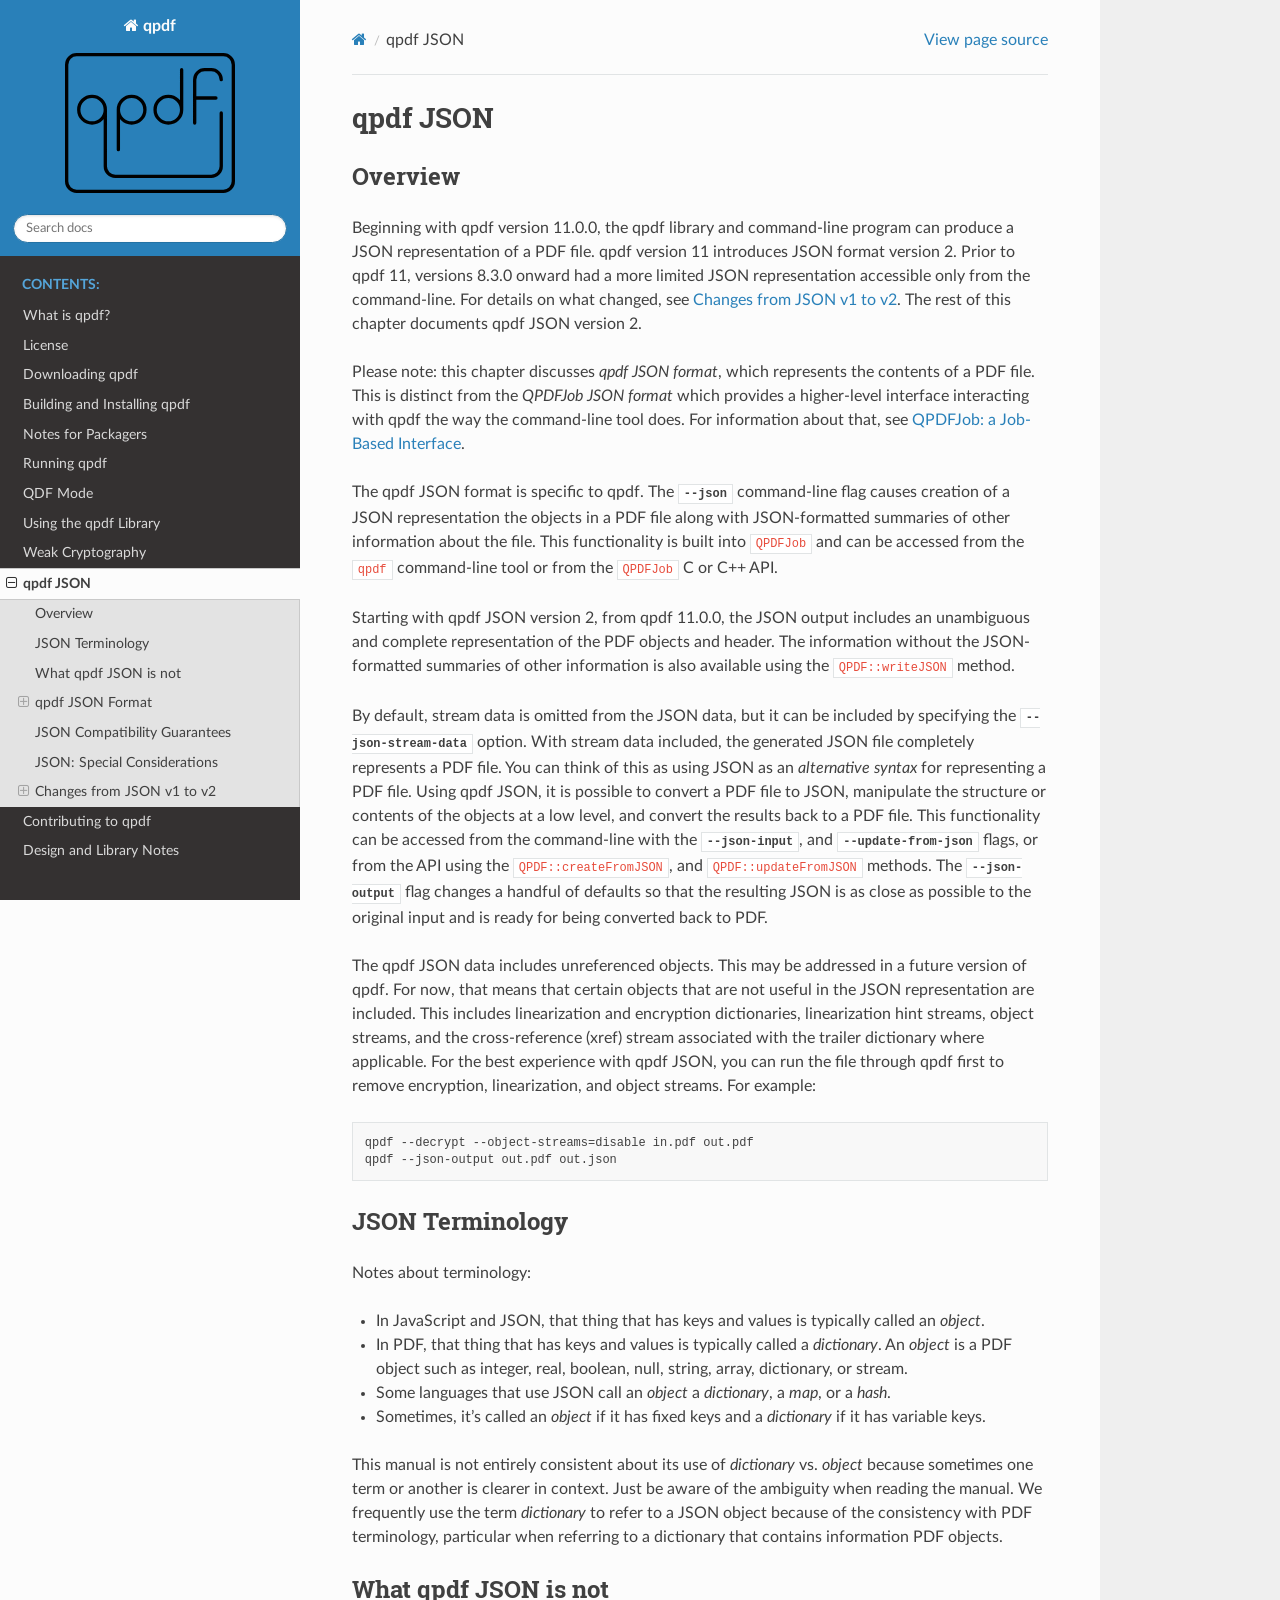
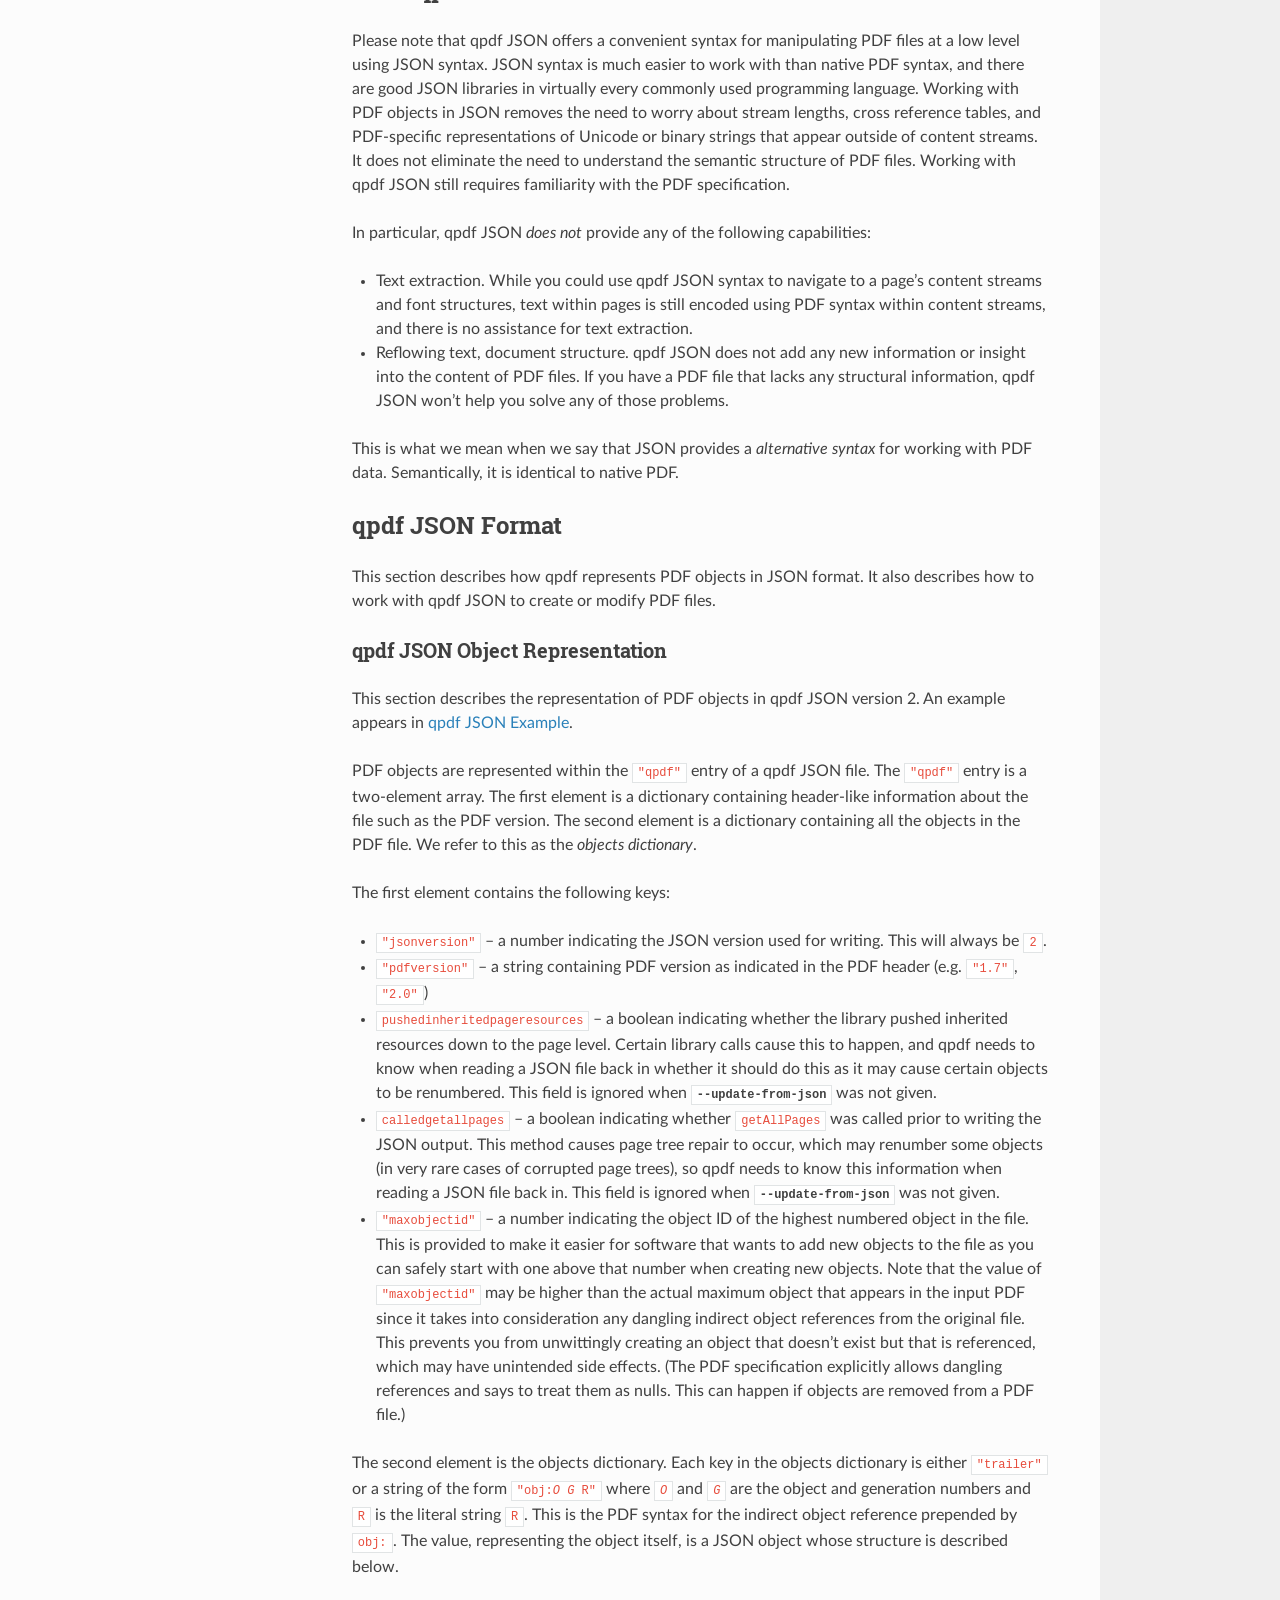
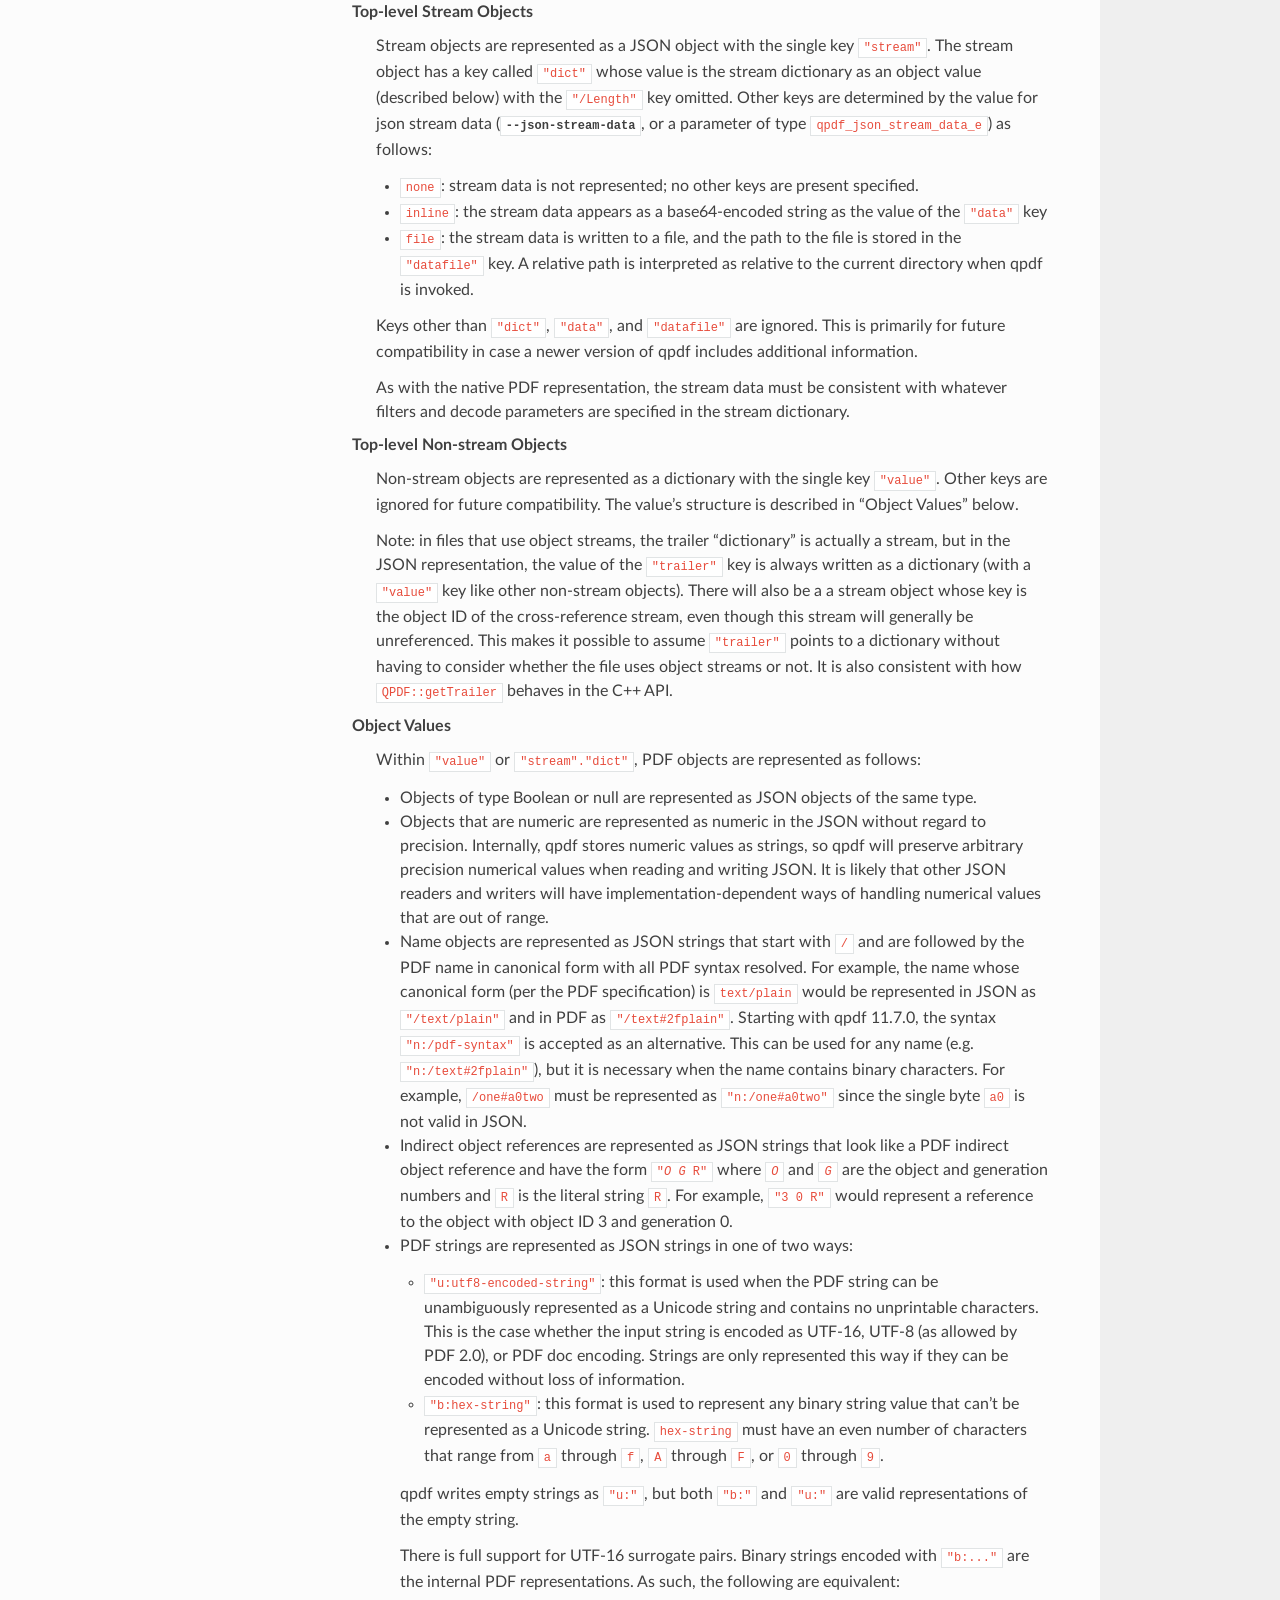
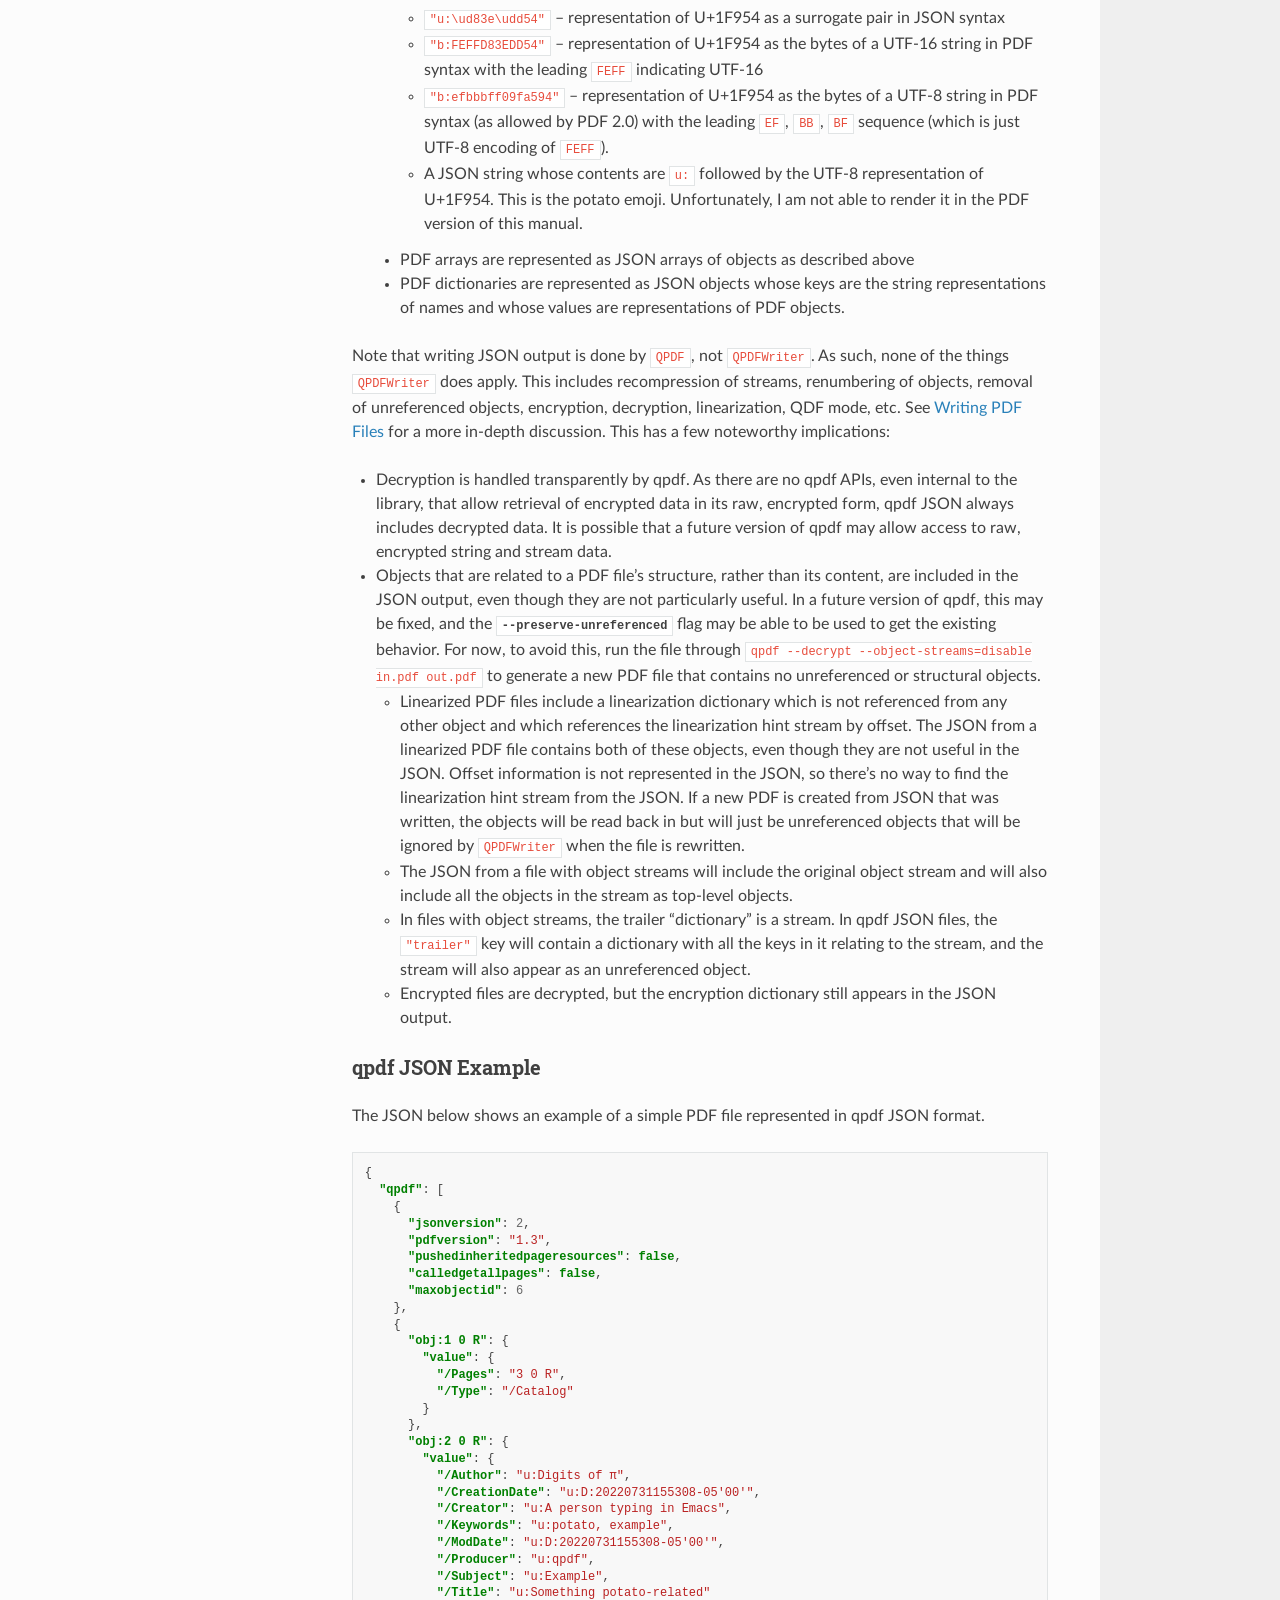
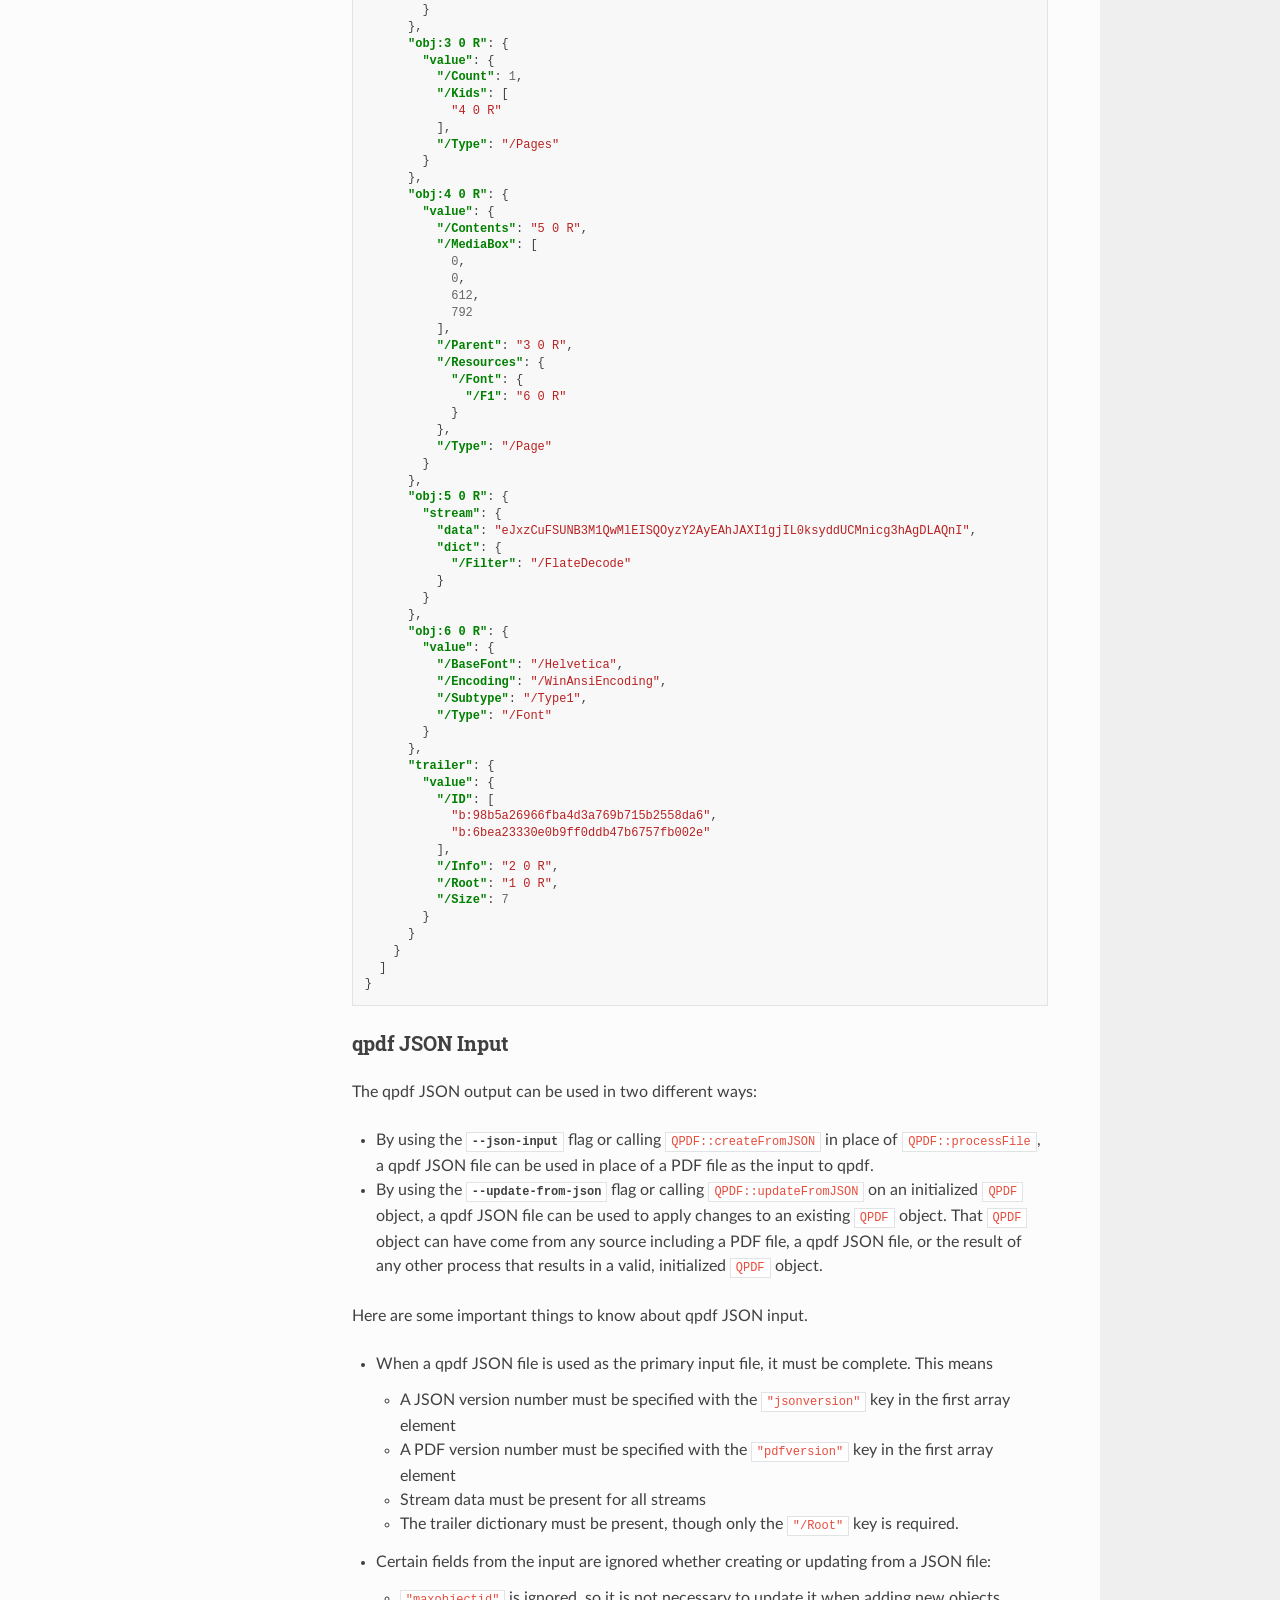
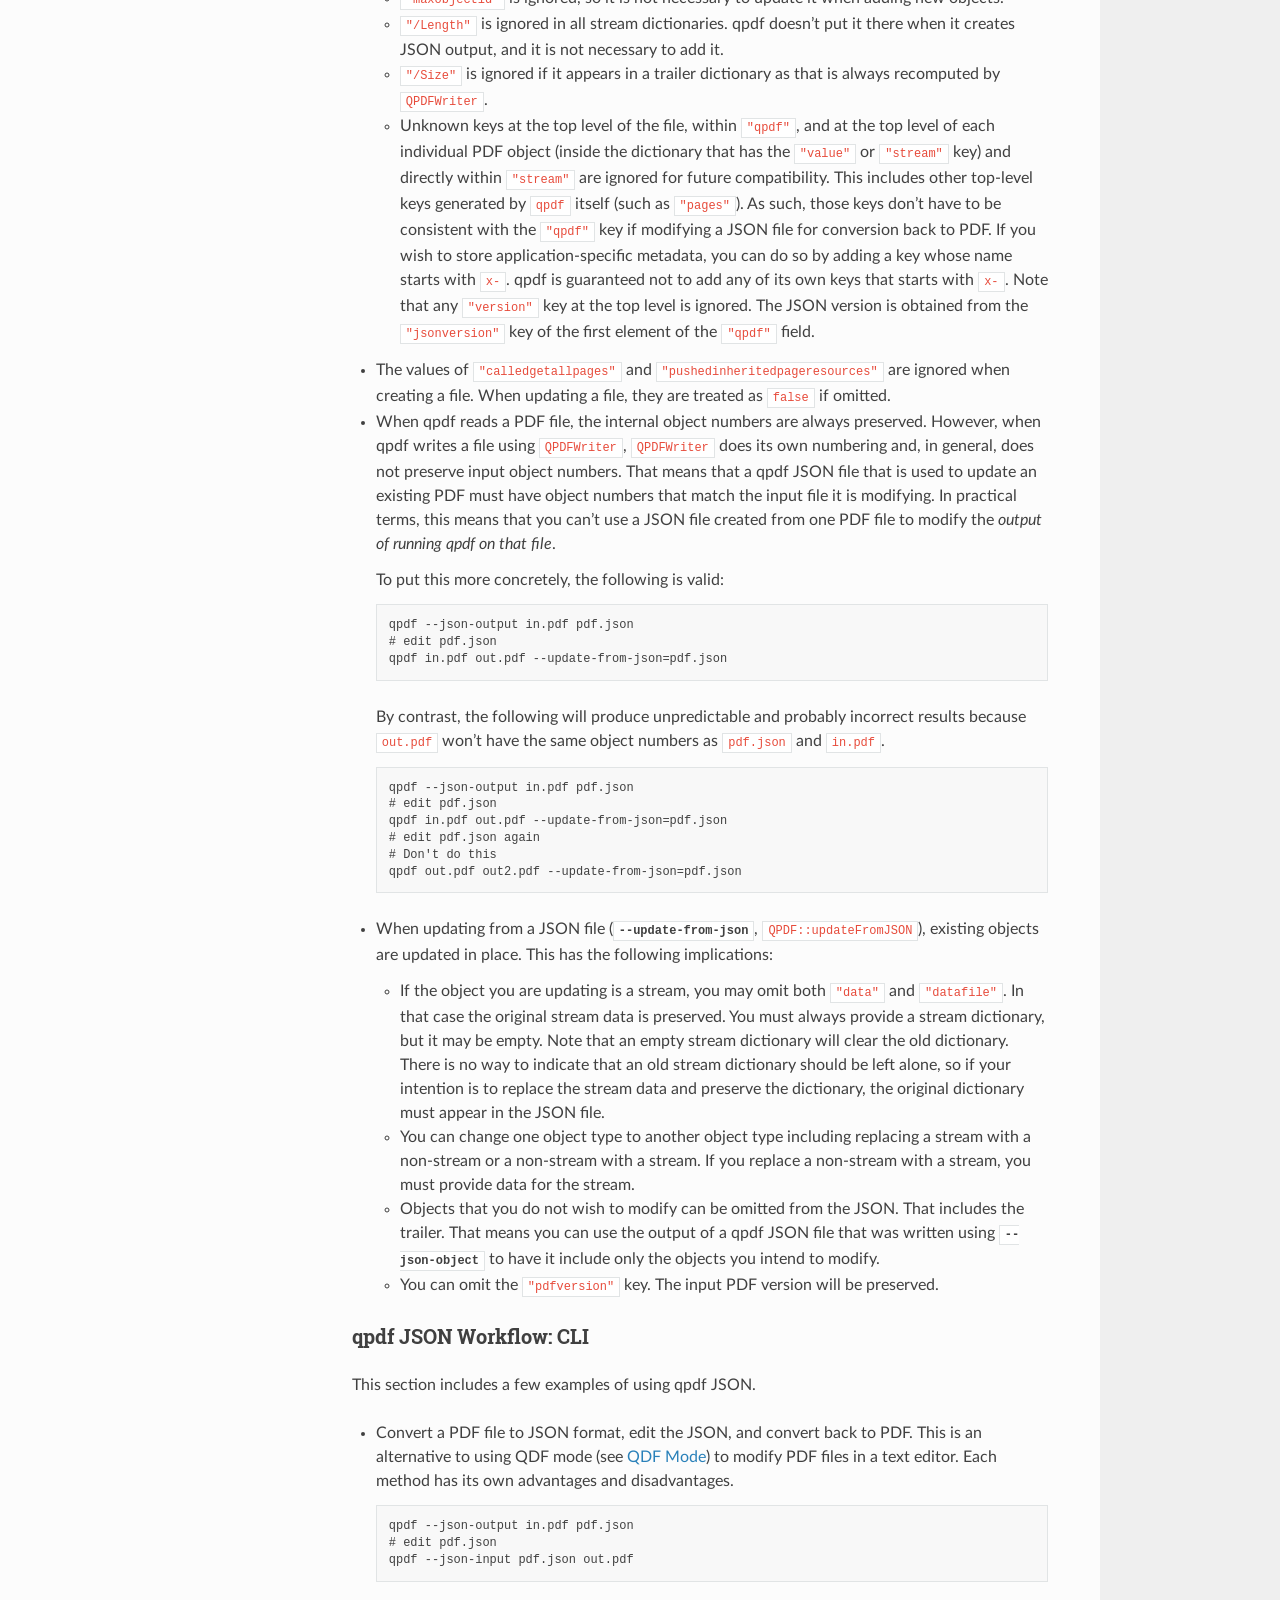
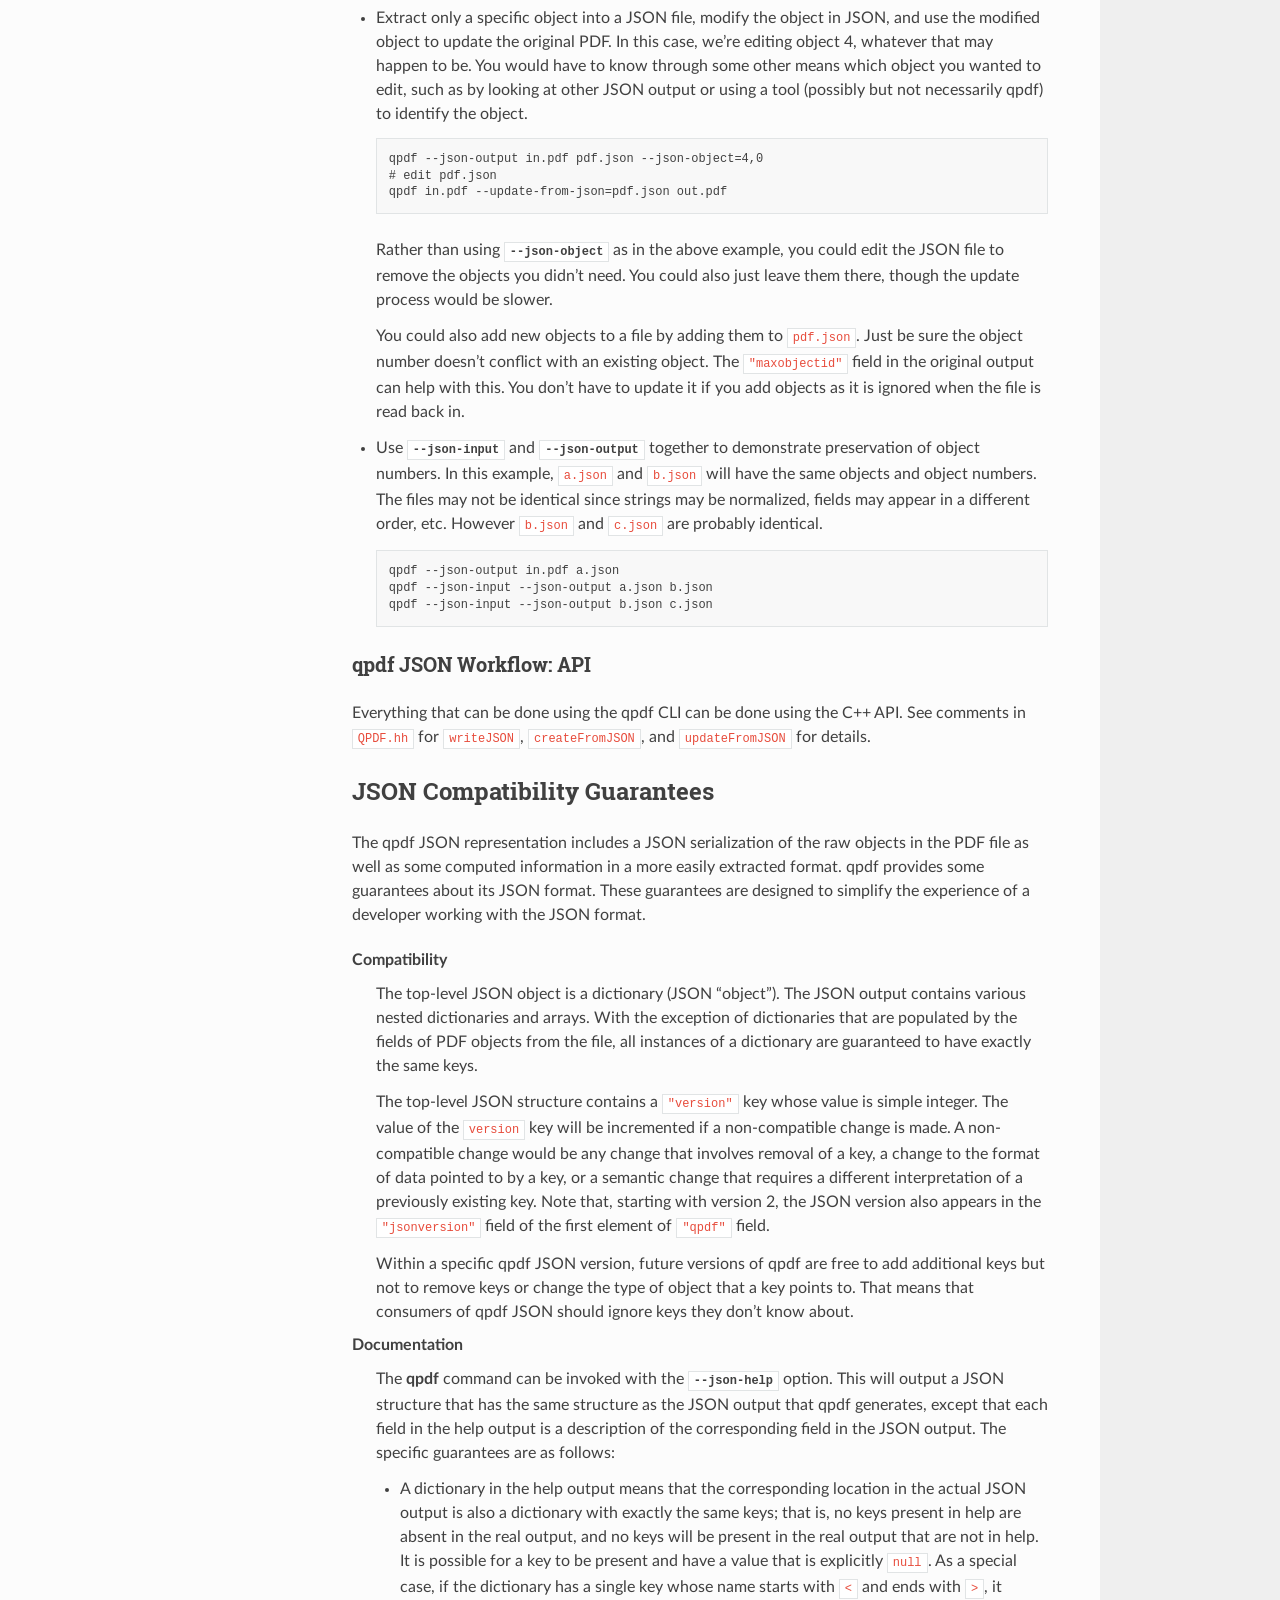
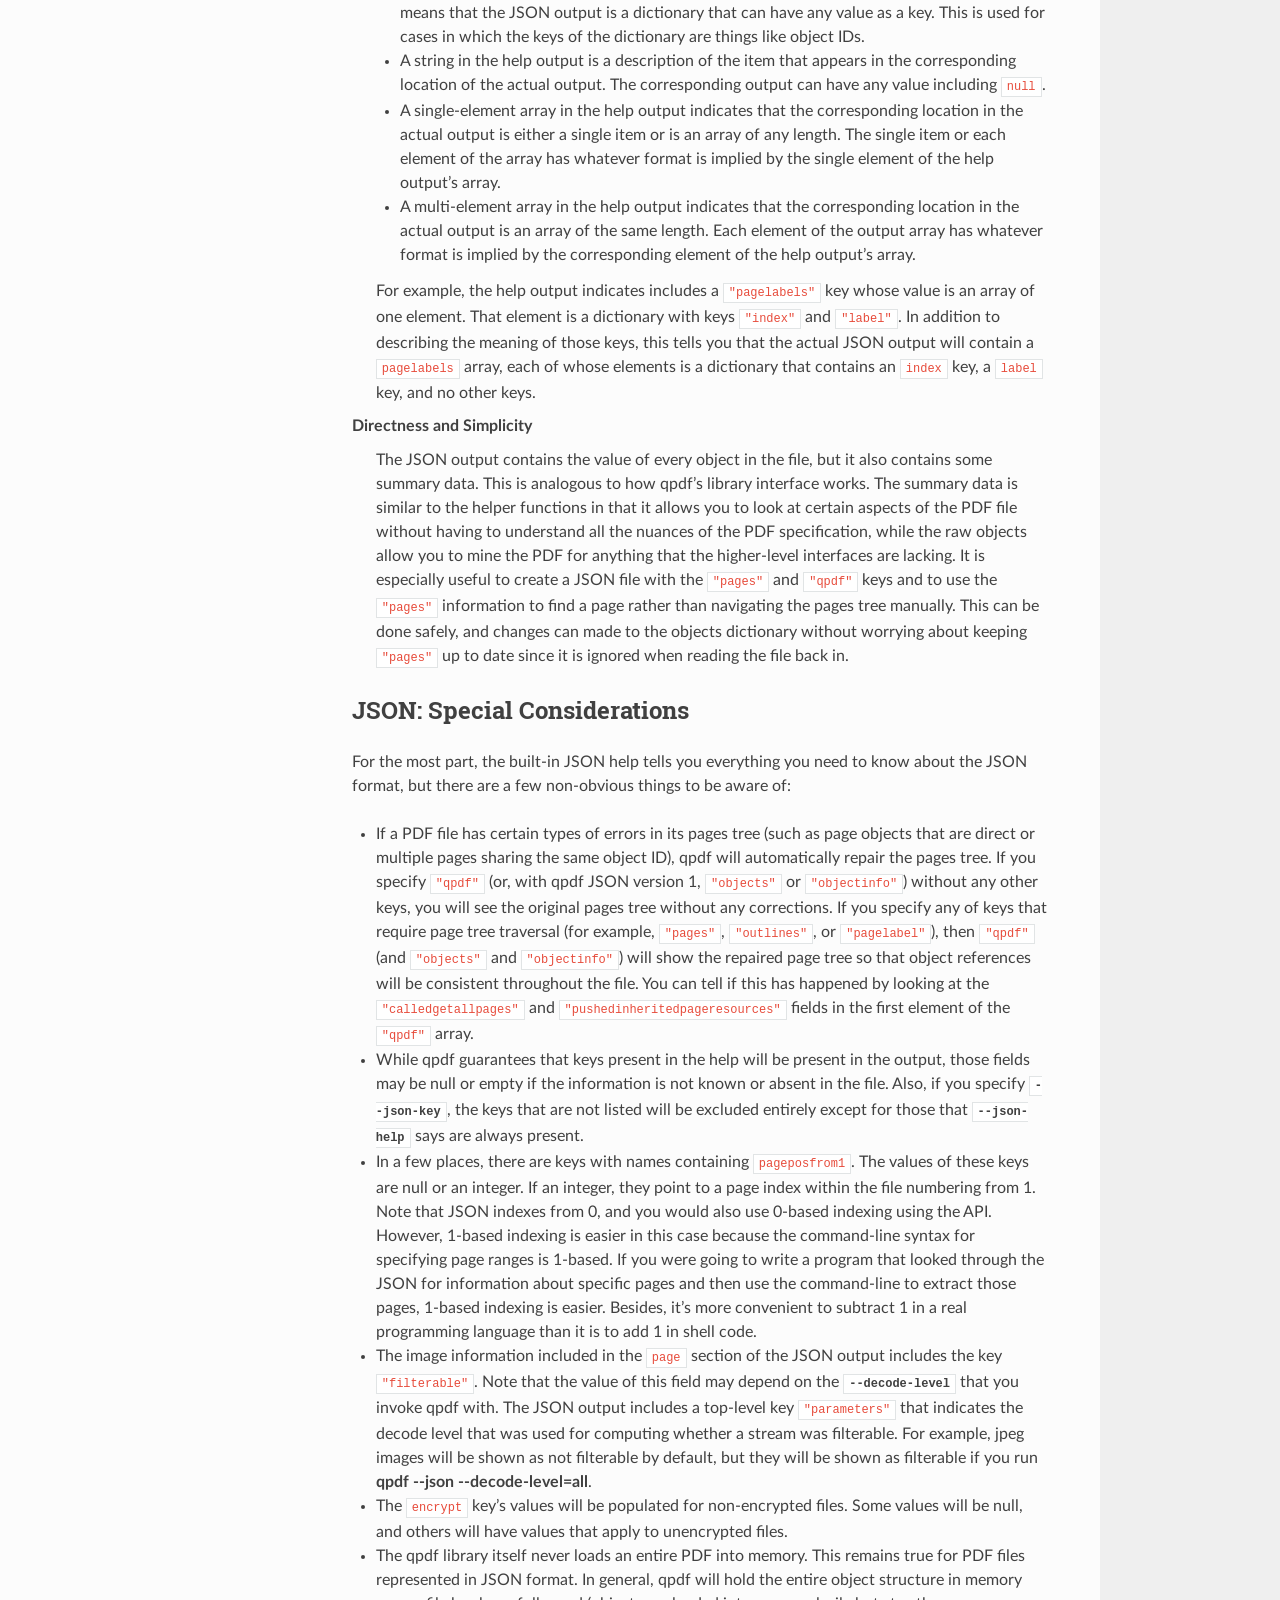
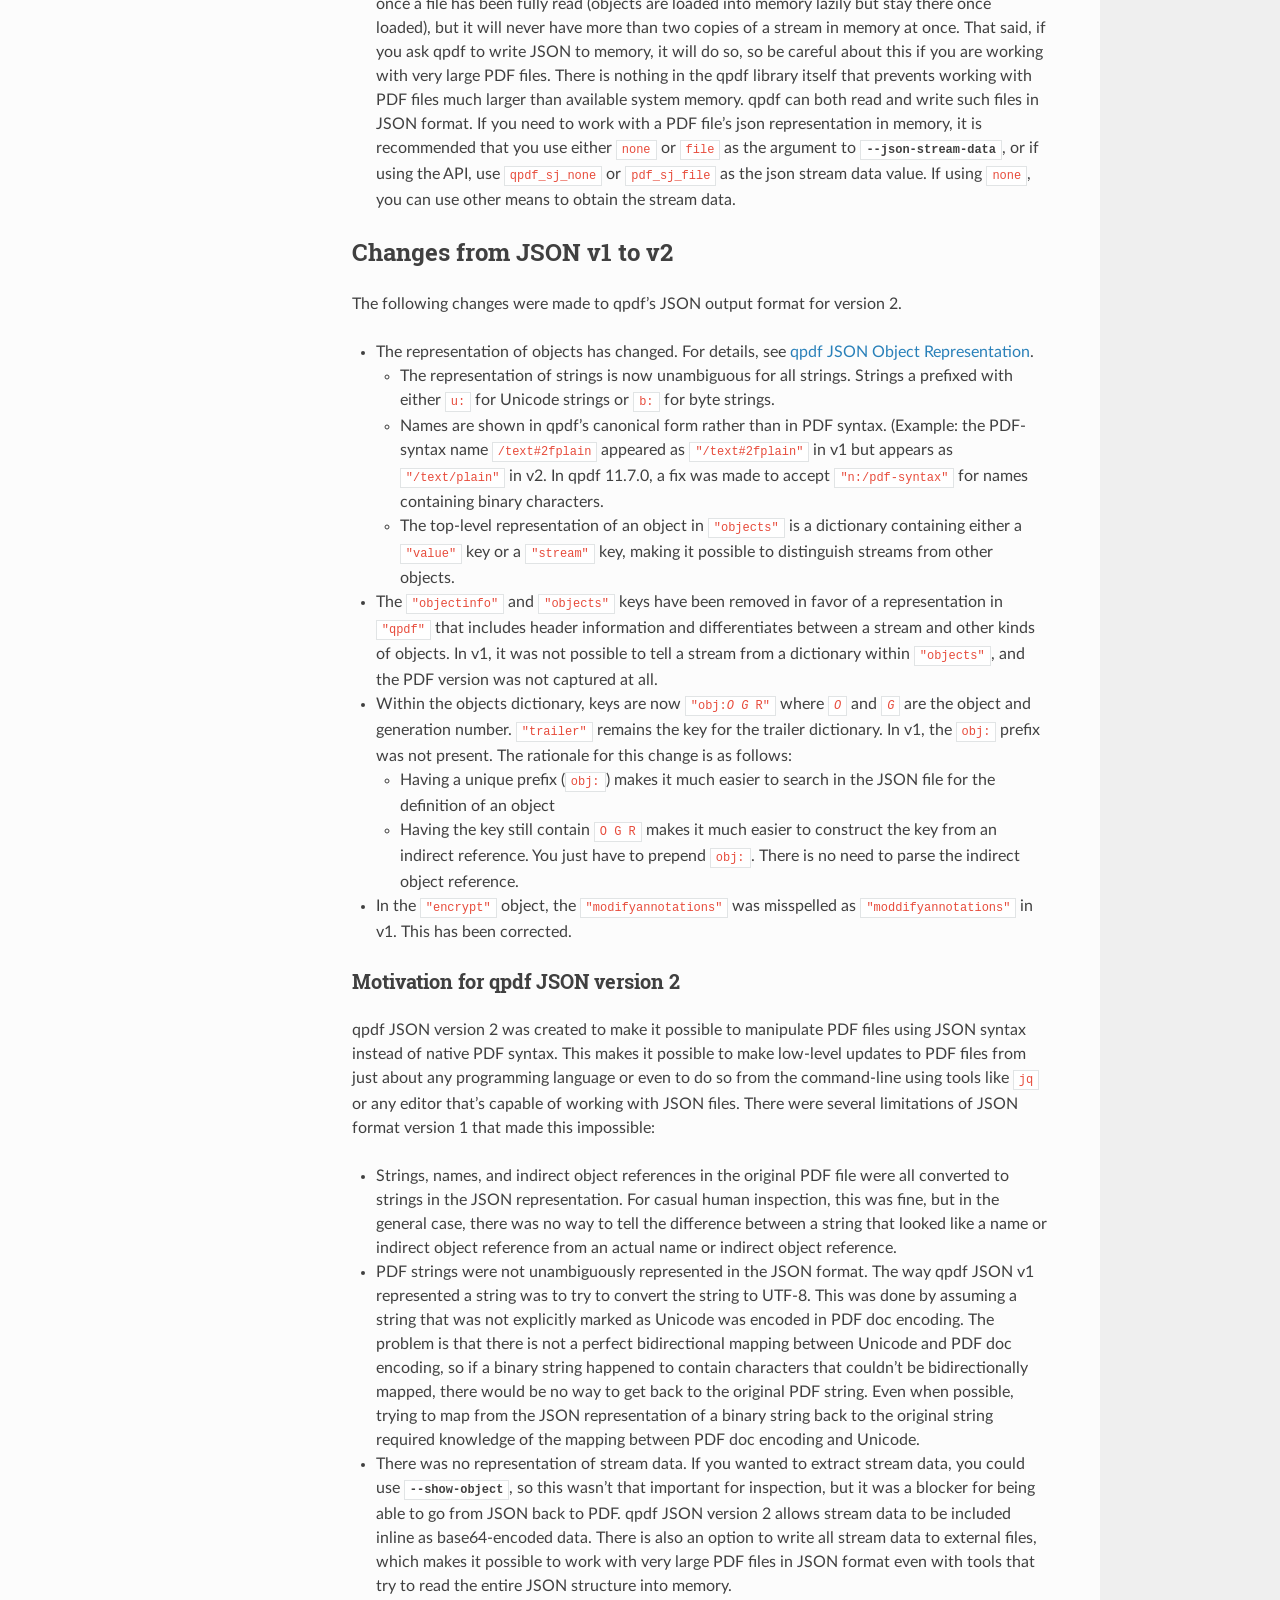
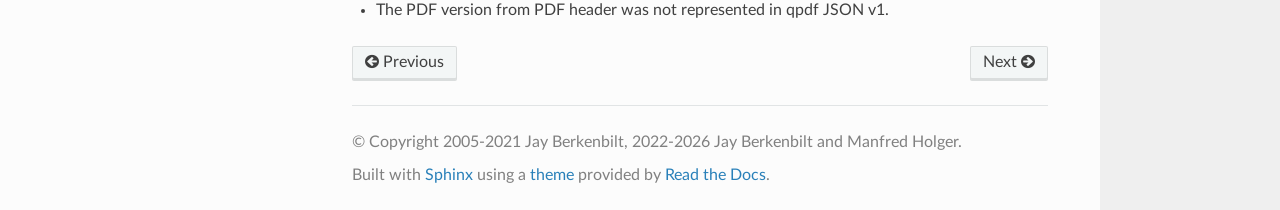
<file: books/qpdf-12.3.2-msvc64/share/doc/qpdf/manual-html/json.html>
<!DOCTYPE html>
<html class="writer-html5" lang="en" data-content_root="./">
<head>
  <meta charset="utf-8" /><meta name="viewport" content="width=device-width, initial-scale=1" />

  <meta name="viewport" content="width=device-width, initial-scale=1.0" />
  <title>qpdf JSON &mdash; qpdf 12.3.2 documentation</title>
      <link rel="stylesheet" type="text/css" href="_static/pygments.css?v=80d5e7a1" />
      <link rel="stylesheet" type="text/css" href="_static/css/theme.css?v=9edc463e" />
      <link rel="stylesheet" type="text/css" href="_static/css/wraptable.css?v=846ecf4c" />

  
      <script src="_static/jquery.js?v=5d32c60e"></script>
      <script src="_static/_sphinx_javascript_frameworks_compat.js?v=2cd50e6c"></script>
      <script src="_static/documentation_options.js?v=133720b1"></script>
      <script src="_static/doctools.js?v=fd6eb6e6"></script>
      <script src="_static/sphinx_highlight.js?v=6ffebe34"></script>
    <script src="_static/js/theme.js"></script>
    <link rel="index" title="Index" href="genindex.html" />
    <link rel="search" title="Search" href="search.html" />
    <link rel="next" title="Contributing to qpdf" href="contributing.html" />
    <link rel="prev" title="Weak Cryptography" href="weak-crypto.html" /> 
</head>

<body class="wy-body-for-nav"> 
  <div class="wy-grid-for-nav">
    <nav data-toggle="wy-nav-shift" class="wy-nav-side">
      <div class="wy-side-scroll">
        <div class="wy-side-nav-search" >

          
          
          <a href="index.html" class="icon icon-home">
            qpdf
              <img src="_static/qpdf.svg" class="logo" alt="Logo"/>
          </a>
<div role="search">
  <form id="rtd-search-form" class="wy-form" action="search.html" method="get">
    <input type="text" name="q" placeholder="Search docs" aria-label="Search docs" />
    <input type="hidden" name="check_keywords" value="yes" />
    <input type="hidden" name="area" value="default" />
  </form>
</div>
        </div><div class="wy-menu wy-menu-vertical" data-spy="affix" role="navigation" aria-label="Navigation menu">
              <p class="caption" role="heading"><span class="caption-text">Contents:</span></p>
<ul class="current">
<li class="toctree-l1"><a class="reference internal" href="overview.html">What is qpdf?</a></li>
<li class="toctree-l1"><a class="reference internal" href="license.html">License</a></li>
<li class="toctree-l1"><a class="reference internal" href="download.html">Downloading qpdf</a></li>
<li class="toctree-l1"><a class="reference internal" href="installation.html">Building and Installing qpdf</a></li>
<li class="toctree-l1"><a class="reference internal" href="packaging.html">Notes for Packagers</a></li>
<li class="toctree-l1"><a class="reference internal" href="cli.html">Running qpdf</a></li>
<li class="toctree-l1"><a class="reference internal" href="qdf.html">QDF Mode</a></li>
<li class="toctree-l1"><a class="reference internal" href="library.html">Using the qpdf Library</a></li>
<li class="toctree-l1"><a class="reference internal" href="weak-crypto.html">Weak Cryptography</a></li>
<li class="toctree-l1 current"><a class="current reference internal" href="#">qpdf JSON</a><ul>
<li class="toctree-l2"><a class="reference internal" href="#overview">Overview</a></li>
<li class="toctree-l2"><a class="reference internal" href="#json-terminology">JSON Terminology</a></li>
<li class="toctree-l2"><a class="reference internal" href="#what-qpdf-json-is-not">What qpdf JSON is not</a></li>
<li class="toctree-l2"><a class="reference internal" href="#qpdf-json-format">qpdf JSON Format</a><ul>
<li class="toctree-l3"><a class="reference internal" href="#qpdf-json-object-representation">qpdf JSON Object Representation</a></li>
<li class="toctree-l3"><a class="reference internal" href="#qpdf-json-example">qpdf JSON Example</a></li>
<li class="toctree-l3"><a class="reference internal" href="#qpdf-json-input">qpdf JSON Input</a></li>
<li class="toctree-l3"><a class="reference internal" href="#qpdf-json-workflow-cli">qpdf JSON Workflow: CLI</a></li>
<li class="toctree-l3"><a class="reference internal" href="#qpdf-json-workflow-api">qpdf JSON Workflow: API</a></li>
</ul>
</li>
<li class="toctree-l2"><a class="reference internal" href="#json-compatibility-guarantees">JSON Compatibility Guarantees</a></li>
<li class="toctree-l2"><a class="reference internal" href="#json-special-considerations">JSON: Special Considerations</a></li>
<li class="toctree-l2"><a class="reference internal" href="#changes-from-json-v1-to-v2">Changes from JSON v1 to v2</a><ul>
<li class="toctree-l3"><a class="reference internal" href="#motivation-for-qpdf-json-version-2">Motivation for qpdf JSON version 2</a></li>
</ul>
</li>
</ul>
</li>
<li class="toctree-l1"><a class="reference internal" href="contributing.html">Contributing to qpdf</a></li>
<li class="toctree-l1"><a class="reference internal" href="design.html">Design and Library Notes</a></li>
<li class="toctree-l1"><a class="reference internal" href="qpdf-job.html">QPDFJob: a Job-Based Interface</a></li>
<li class="toctree-l1"><a class="reference internal" href="linearization.html">Linearization</a></li>
<li class="toctree-l1"><a class="reference internal" href="object-streams.html">Object and Cross-Reference Streams</a></li>
<li class="toctree-l1"><a class="reference internal" href="encryption.html">PDF Encryption</a></li>
<li class="toctree-l1"><a class="reference internal" href="release-notes.html">Release Notes</a></li>
<li class="toctree-l1"><a class="reference internal" href="acknowledgement.html">Acknowledgments</a></li>
</ul>

        </div>
      </div>
    </nav>

    <section data-toggle="wy-nav-shift" class="wy-nav-content-wrap"><nav class="wy-nav-top" aria-label="Mobile navigation menu" >
          <i data-toggle="wy-nav-top" class="fa fa-bars"></i>
          <a href="index.html">qpdf</a>
      </nav>

      <div class="wy-nav-content">
        <div class="rst-content">
          <div role="navigation" aria-label="Page navigation">
  <ul class="wy-breadcrumbs">
      <li><a href="index.html" class="icon icon-home" aria-label="Home"></a></li>
      <li class="breadcrumb-item active">qpdf JSON</li>
      <li class="wy-breadcrumbs-aside">
            <a href="_sources/json.rst.txt" rel="nofollow"> View page source</a>
      </li>
  </ul>
  <hr/>
</div>
          <div role="main" class="document" itemscope="itemscope" itemtype="http://schema.org/Article">
           <div itemprop="articleBody">
             
  <section id="qpdf-json">
<span id="json"></span><h1>qpdf JSON<a class="headerlink" href="#qpdf-json" title="Link to this heading"></a></h1>
<section id="overview">
<span id="json-overview"></span><h2>Overview<a class="headerlink" href="#overview" title="Link to this heading"></a></h2>
<p>Beginning with qpdf version 11.0.0, the qpdf library and command-line
program can produce a JSON representation of a PDF file. qpdf version
11 introduces JSON format version 2. Prior to qpdf 11, versions 8.3.0
onward had a more limited JSON representation accessible only from the
command-line. For details on what changed, see <a class="reference internal" href="#json-v2-changes"><span class="std std-ref">Changes from JSON v1 to v2</span></a>.
The rest of this chapter documents qpdf JSON version 2.</p>
<p>Please note: this chapter discusses <em>qpdf JSON format</em>, which
represents the contents of a PDF file. This is distinct from the
<em>QPDFJob JSON format</em> which provides a higher-level interface
interacting with qpdf the way the command-line tool does. For
information about that, see <a class="reference internal" href="qpdf-job.html#qpdf-job"><span class="std std-ref">QPDFJob: a Job-Based Interface</span></a>.</p>
<p>The qpdf JSON format is specific to qpdf. The <a class="reference internal" href="cli.html#option-json" title="option-json"><code class="xref qpdf qpdf-ref docutils literal notranslate"><span class="pre">--json</span></code></a>
command-line flag causes creation of a JSON representation the objects
in a PDF file along with JSON-formatted summaries of other information
about the file. This functionality is built into <code class="docutils literal notranslate"><span class="pre">QPDFJob</span></code> and can
be accessed from the <code class="docutils literal notranslate"><span class="pre">qpdf</span></code> command-line tool or from the
<code class="docutils literal notranslate"><span class="pre">QPDFJob</span></code> C or C++ API.</p>
<p>Starting with qpdf JSON version 2, from qpdf 11.0.0, the JSON output
includes an unambiguous and complete representation of the PDF objects
and header. The information without the JSON-formatted summaries of
other information is also available using the <code class="docutils literal notranslate"><span class="pre">QPDF::writeJSON</span></code>
method.</p>
<p>By default, stream data is omitted from the JSON data, but it can be
included by specifying the <a class="reference internal" href="cli.html#option-json-stream-data" title="option-json-stream-data"><code class="xref qpdf qpdf-ref docutils literal notranslate"><span class="pre">--json-stream-data</span></code></a> option. With
stream data included, the generated JSON file completely represents a
PDF file. You can think of this as using JSON as an <em>alternative
syntax</em> for representing a PDF file. Using qpdf JSON, it is possible
to convert a PDF file to JSON, manipulate the structure or contents of
the objects at a low level, and convert the results back to a PDF
file. This functionality can be accessed from the command-line with
the <a class="reference internal" href="cli.html#option-json-input" title="option-json-input"><code class="xref qpdf qpdf-ref docutils literal notranslate"><span class="pre">--json-input</span></code></a>, and <a class="reference internal" href="cli.html#option-update-from-json" title="option-update-from-json"><code class="xref qpdf qpdf-ref docutils literal notranslate"><span class="pre">--update-from-json</span></code></a>
flags, or from the API using the <code class="docutils literal notranslate"><span class="pre">QPDF::createFromJSON</span></code>, and
<code class="docutils literal notranslate"><span class="pre">QPDF::updateFromJSON</span></code> methods. The <a class="reference internal" href="cli.html#option-json-output" title="option-json-output"><code class="xref qpdf qpdf-ref docutils literal notranslate"><span class="pre">--json-output</span></code></a> flag
changes a handful of defaults so that the resulting JSON is as close
as possible to the original input and is ready for being converted
back to PDF.</p>
<p>The qpdf JSON data includes unreferenced objects. This may be
addressed in a future version of qpdf. For now, that means that
certain objects that are not useful in the JSON representation are
included. This includes linearization and encryption dictionaries,
linearization hint streams, object streams, and the cross-reference
(xref) stream associated with the trailer dictionary where applicable.
For the best experience with qpdf JSON, you can run the file through
qpdf first to remove encryption, linearization, and object streams.
For example:</p>
<div class="highlight-none notranslate"><div class="highlight"><pre><span></span>qpdf --decrypt --object-streams=disable in.pdf out.pdf
qpdf --json-output out.pdf out.json
</pre></div>
</div>
</section>
<section id="json-terminology">
<span id="id1"></span><h2>JSON Terminology<a class="headerlink" href="#json-terminology" title="Link to this heading"></a></h2>
<p>Notes about terminology:</p>
<ul class="simple">
<li><p>In JavaScript and JSON, that thing that has keys and values is
typically called an <em>object</em>.</p></li>
<li><p>In PDF, that thing that has keys and values is typically called a
<em>dictionary</em>. An <em>object</em> is a PDF object such as integer, real,
boolean, null, string, array, dictionary, or stream.</p></li>
<li><p>Some languages that use JSON call an <em>object</em> a <em>dictionary</em>, a
<em>map</em>, or a <em>hash</em>.</p></li>
<li><p>Sometimes, it’s called an <em>object</em> if it has fixed keys and a
<em>dictionary</em> if it has variable keys.</p></li>
</ul>
<p>This manual is not entirely consistent about its use of <em>dictionary</em>
vs. <em>object</em> because sometimes one term or another is clearer in
context. Just be aware of the ambiguity when reading the manual. We
frequently use the term <em>dictionary</em> to refer to a JSON object because
of the consistency with PDF terminology, particular when referring to
a dictionary that contains information PDF objects.</p>
</section>
<section id="what-qpdf-json-is-not">
<span id="id2"></span><h2>What qpdf JSON is not<a class="headerlink" href="#what-qpdf-json-is-not" title="Link to this heading"></a></h2>
<p>Please note that qpdf JSON offers a convenient syntax for manipulating
PDF files at a low level using JSON syntax. JSON syntax is much easier
to work with than native PDF syntax, and there are good JSON libraries
in virtually every commonly used programming language. Working with
PDF objects in JSON removes the need to worry about stream lengths,
cross reference tables, and PDF-specific representations of Unicode or
binary strings that appear outside of content streams. It does not
eliminate the need to understand the semantic structure of PDF files.
Working with qpdf JSON still requires familiarity with the PDF
specification.</p>
<p>In particular, qpdf JSON <em>does not</em> provide any of the following
capabilities:</p>
<ul class="simple">
<li><p>Text extraction. While you could use qpdf JSON syntax to navigate to
a page’s content streams and font structures, text within pages is
still encoded using PDF syntax within content streams, and there is
no assistance for text extraction.</p></li>
<li><p>Reflowing text, document structure. qpdf JSON does not add any new
information or insight into the content of PDF files. If you have a
PDF file that lacks any structural information, qpdf JSON won’t help
you solve any of those problems.</p></li>
</ul>
<p>This is what we mean when we say that JSON provides a <em>alternative
syntax</em> for working with PDF data. Semantically, it is identical to
native PDF.</p>
</section>
<section id="qpdf-json-format">
<span id="id3"></span><h2>qpdf JSON Format<a class="headerlink" href="#qpdf-json-format" title="Link to this heading"></a></h2>
<p>This section describes how qpdf represents PDF objects in JSON format.
It also describes how to work with qpdf JSON to create or
modify PDF files.</p>
<section id="qpdf-json-object-representation">
<span id="json-objects"></span><h3>qpdf JSON Object Representation<a class="headerlink" href="#qpdf-json-object-representation" title="Link to this heading"></a></h3>
<p>This section describes the representation of PDF objects in qpdf JSON
version 2. An example appears in <a class="reference internal" href="#json-example"><span class="std std-ref">qpdf JSON Example</span></a>.</p>
<p>PDF objects are represented within the <code class="docutils literal notranslate"><span class="pre">&quot;qpdf&quot;</span></code> entry of a qpdf JSON
file. The <code class="docutils literal notranslate"><span class="pre">&quot;qpdf&quot;</span></code> entry is a two-element array. The first element
is a dictionary containing header-like information about the file such
as the PDF version. The second element is a dictionary containing all
the objects in the PDF file. We refer to this as the <em>objects
dictionary</em>.</p>
<p>The first element contains the following keys:</p>
<ul class="simple">
<li><p><code class="docutils literal notranslate"><span class="pre">&quot;jsonversion&quot;</span></code> – a number indicating the JSON version used for
writing. This will always be <code class="docutils literal notranslate"><span class="pre">2</span></code>.</p></li>
<li><p><code class="docutils literal notranslate"><span class="pre">&quot;pdfversion&quot;</span></code> – a string containing PDF version as indicated in
the PDF header (e.g. <code class="docutils literal notranslate"><span class="pre">&quot;1.7&quot;</span></code>, <code class="docutils literal notranslate"><span class="pre">&quot;2.0&quot;</span></code>)</p></li>
<li><p><code class="docutils literal notranslate"><span class="pre">pushedinheritedpageresources</span></code> – a boolean indicating whether the
library pushed inherited resources down to the page level. Certain
library calls cause this to happen, and qpdf needs to know when
reading a JSON file back in whether it should do this as it may
cause certain objects to be renumbered. This field is ignored when
<a class="reference internal" href="cli.html#option-update-from-json" title="option-update-from-json"><code class="xref qpdf qpdf-ref docutils literal notranslate"><span class="pre">--update-from-json</span></code></a> was not given.</p></li>
<li><p><code class="docutils literal notranslate"><span class="pre">calledgetallpages</span></code> – a boolean indicating whether
<code class="docutils literal notranslate"><span class="pre">getAllPages</span></code> was called prior to writing the JSON output. This
method causes page tree repair to occur, which may renumber some
objects (in very rare cases of corrupted page trees), so qpdf needs
to know this information when reading a JSON file back in. This
field is ignored when <a class="reference internal" href="cli.html#option-update-from-json" title="option-update-from-json"><code class="xref qpdf qpdf-ref docutils literal notranslate"><span class="pre">--update-from-json</span></code></a> was not given.</p></li>
<li><p><code class="docutils literal notranslate"><span class="pre">&quot;maxobjectid&quot;</span></code> – a number indicating the object ID of the
highest numbered object in the file. This is provided to make it
easier for software that wants to add new objects to the file as you
can safely start with one above that number when creating new
objects. Note that the value of <code class="docutils literal notranslate"><span class="pre">&quot;maxobjectid&quot;</span></code> may be higher than
the actual maximum object that appears in the input PDF since it
takes into consideration any dangling indirect object references
from the original file. This prevents you from unwittingly creating
an object that doesn’t exist but that is referenced, which may have
unintended side effects. (The PDF specification explicitly allows
dangling references and says to treat them as nulls. This can happen
if objects are removed from a PDF file.)</p></li>
</ul>
<p>The second element is the objects dictionary. Each key in the objects
dictionary is either <code class="docutils literal notranslate"><span class="pre">&quot;trailer&quot;</span></code> or a string of the form
<code class="samp docutils literal notranslate"><span class="pre">&quot;obj:</span><em><span class="pre">O</span></em> <em><span class="pre">G</span></em> <span class="pre">R&quot;</span></code> where <code class="samp docutils literal notranslate"><em><span class="pre">O</span></em></code> and <code class="samp docutils literal notranslate"><em><span class="pre">G</span></em></code> are the
object and generation numbers and <code class="docutils literal notranslate"><span class="pre">R</span></code> is the literal string <code class="docutils literal notranslate"><span class="pre">R</span></code>.
This is the PDF syntax for the indirect object reference prepended by
<code class="docutils literal notranslate"><span class="pre">obj:</span></code>. The value, representing the object itself, is a JSON object
whose structure is described below.</p>
<dl>
<dt>Top-level Stream Objects</dt><dd><p>Stream objects are represented as a JSON object with the single key
<code class="docutils literal notranslate"><span class="pre">&quot;stream&quot;</span></code>. The stream object has a key called <code class="docutils literal notranslate"><span class="pre">&quot;dict&quot;</span></code> whose
value is the stream dictionary as an object value (described below)
with the <code class="docutils literal notranslate"><span class="pre">&quot;/Length&quot;</span></code> key omitted. Other keys are determined by the
value for json stream data (<a class="reference internal" href="cli.html#option-json-stream-data" title="option-json-stream-data"><code class="xref qpdf qpdf-ref docutils literal notranslate"><span class="pre">--json-stream-data</span></code></a>, or a
parameter of type <code class="docutils literal notranslate"><span class="pre">qpdf_json_stream_data_e</span></code>) as follows:</p>
<ul class="simple">
<li><p><code class="docutils literal notranslate"><span class="pre">none</span></code>: stream data is not represented; no other keys are
present
specified.</p></li>
<li><p><code class="docutils literal notranslate"><span class="pre">inline</span></code>: the stream data appears as a base64-encoded string as
the value of the <code class="docutils literal notranslate"><span class="pre">&quot;data&quot;</span></code> key</p></li>
<li><p><code class="docutils literal notranslate"><span class="pre">file</span></code>: the stream data is written to a file, and the path to
the file is stored in the <code class="docutils literal notranslate"><span class="pre">&quot;datafile&quot;</span></code> key. A relative path is
interpreted as relative to the current directory when qpdf is
invoked.</p></li>
</ul>
<p>Keys other than <code class="docutils literal notranslate"><span class="pre">&quot;dict&quot;</span></code>, <code class="docutils literal notranslate"><span class="pre">&quot;data&quot;</span></code>, and <code class="docutils literal notranslate"><span class="pre">&quot;datafile&quot;</span></code> are
ignored. This is primarily for future compatibility in case a newer
version of qpdf includes additional information.</p>
<p>As with the native PDF representation, the stream data must be
consistent with whatever filters and decode parameters are specified
in the stream dictionary.</p>
</dd>
<dt>Top-level Non-stream Objects</dt><dd><p>Non-stream objects are represented as a dictionary with the single
key <code class="docutils literal notranslate"><span class="pre">&quot;value&quot;</span></code>. Other keys are ignored for future compatibility.
The value’s structure is described in “Object Values” below.</p>
<p>Note: in files that use object streams, the trailer “dictionary” is
actually a stream, but in the JSON representation, the value of the
<code class="docutils literal notranslate"><span class="pre">&quot;trailer&quot;</span></code> key is always written as a dictionary (with a
<code class="docutils literal notranslate"><span class="pre">&quot;value&quot;</span></code> key like other non-stream objects). There will also be a
a stream object whose key is the object ID of the cross-reference
stream, even though this stream will generally be unreferenced. This
makes it possible to assume <code class="docutils literal notranslate"><span class="pre">&quot;trailer&quot;</span></code> points to a dictionary
without having to consider whether the file uses object streams or
not. It is also consistent with how <code class="docutils literal notranslate"><span class="pre">QPDF::getTrailer</span></code> behaves in
the C++ API.</p>
</dd>
<dt>Object Values</dt><dd><p>Within <code class="docutils literal notranslate"><span class="pre">&quot;value&quot;</span></code> or <code class="docutils literal notranslate"><span class="pre">&quot;stream&quot;.&quot;dict&quot;</span></code>, PDF objects are
represented as follows:</p>
<ul>
<li><p>Objects of type Boolean or null are represented as JSON objects of
the same type.</p></li>
<li><p>Objects that are numeric are represented as numeric in the JSON
without regard to precision. Internally, qpdf stores numeric
values as strings, so qpdf will preserve arbitrary precision
numerical values when reading and writing JSON. It is likely that
other JSON readers and writers will have implementation-dependent
ways of handling numerical values that are out of range.</p></li>
<li><p>Name objects are represented as JSON strings that start with <code class="docutils literal notranslate"><span class="pre">/</span></code>
and are followed by the PDF name in canonical form with all PDF
syntax resolved. For example, the name whose canonical form (per
the PDF specification) is <code class="docutils literal notranslate"><span class="pre">text/plain</span></code> would be represented in
JSON as <code class="docutils literal notranslate"><span class="pre">&quot;/text/plain&quot;</span></code> and in PDF as <code class="docutils literal notranslate"><span class="pre">&quot;/text#2fplain&quot;</span></code>.
Starting with qpdf 11.7.0, the syntax <code class="docutils literal notranslate"><span class="pre">&quot;n:/pdf-syntax&quot;</span></code> is
accepted as an alternative. This can be used for any name (e.g.
<code class="docutils literal notranslate"><span class="pre">&quot;n:/text#2fplain&quot;</span></code>), but it is necessary when the name contains
binary characters. For example, <code class="docutils literal notranslate"><span class="pre">/one#a0two</span></code> must be represented
as <code class="docutils literal notranslate"><span class="pre">&quot;n:/one#a0two&quot;</span></code> since the single byte <code class="docutils literal notranslate"><span class="pre">a0</span></code> is not valid in
JSON.</p></li>
<li><p>Indirect object references are represented as JSON strings that
look like a PDF indirect object reference and have the form
<code class="samp docutils literal notranslate"><span class="pre">&quot;</span><em><span class="pre">O</span></em> <em><span class="pre">G</span></em> <span class="pre">R&quot;</span></code> where <code class="samp docutils literal notranslate"><em><span class="pre">O</span></em></code> and <code class="samp docutils literal notranslate"><em><span class="pre">G</span></em></code> are the
object and generation numbers and <code class="docutils literal notranslate"><span class="pre">R</span></code> is the literal string
<code class="docutils literal notranslate"><span class="pre">R</span></code>. For example, <code class="docutils literal notranslate"><span class="pre">&quot;3</span> <span class="pre">0</span> <span class="pre">R&quot;</span></code> would represent a reference to the
object with object ID 3 and generation 0.</p></li>
<li><p>PDF strings are represented as JSON strings in one of two ways:</p>
<ul class="simple">
<li><p><code class="docutils literal notranslate"><span class="pre">&quot;u:utf8-encoded-string&quot;</span></code>: this format is used when the PDF
string can be unambiguously represented as a Unicode string and
contains no unprintable characters. This is the case whether the
input string is encoded as UTF-16, UTF-8 (as allowed by PDF
2.0), or PDF doc encoding. Strings are only represented this way
if they can be encoded without loss of information.</p></li>
<li><p><code class="docutils literal notranslate"><span class="pre">&quot;b:hex-string&quot;</span></code>: this format is used to represent any binary
string value that can’t be represented as a Unicode string.
<code class="docutils literal notranslate"><span class="pre">hex-string</span></code> must have an even number of characters that range
from <code class="docutils literal notranslate"><span class="pre">a</span></code> through <code class="docutils literal notranslate"><span class="pre">f</span></code>, <code class="docutils literal notranslate"><span class="pre">A</span></code> through <code class="docutils literal notranslate"><span class="pre">F</span></code>, or <code class="docutils literal notranslate"><span class="pre">0</span></code> through
<code class="docutils literal notranslate"><span class="pre">9</span></code>.</p></li>
</ul>
<p>qpdf writes empty strings as <code class="docutils literal notranslate"><span class="pre">&quot;u:&quot;</span></code>, but both <code class="docutils literal notranslate"><span class="pre">&quot;b:&quot;</span></code> and
<code class="docutils literal notranslate"><span class="pre">&quot;u:&quot;</span></code> are valid representations of the empty string.</p>
<p>There is full support for UTF-16 surrogate pairs. Binary strings
encoded with <code class="docutils literal notranslate"><span class="pre">&quot;b:...&quot;</span></code> are the internal PDF representations.
As such, the following are equivalent:</p>
<ul class="simple">
<li><p><code class="docutils literal notranslate"><span class="pre">&quot;u:\ud83e\udd54&quot;</span></code> – representation of U+1F954 as a surrogate
pair in JSON syntax</p></li>
<li><p><code class="docutils literal notranslate"><span class="pre">&quot;b:FEFFD83EDD54&quot;</span></code> – representation of U+1F954 as the bytes
of a UTF-16 string in PDF syntax with the leading <code class="docutils literal notranslate"><span class="pre">FEFF</span></code>
indicating UTF-16</p></li>
<li><p><code class="docutils literal notranslate"><span class="pre">&quot;b:efbbbff09fa594&quot;</span></code> – representation of U+1F954 as the
bytes of a UTF-8 string in PDF syntax (as allowed by PDF 2.0)
with the leading <code class="docutils literal notranslate"><span class="pre">EF</span></code>, <code class="docutils literal notranslate"><span class="pre">BB</span></code>, <code class="docutils literal notranslate"><span class="pre">BF</span></code> sequence (which is just
UTF-8 encoding of <code class="docutils literal notranslate"><span class="pre">FEFF</span></code>).</p></li>
<li><p>A JSON string whose contents are <code class="docutils literal notranslate"><span class="pre">u:</span></code> followed by the UTF-8
representation of U+1F954. This is the potato emoji.
Unfortunately, I am not able to render it in the PDF version
of this manual.</p></li>
</ul>
</li>
<li><p>PDF arrays are represented as JSON arrays of objects as described
above</p></li>
<li><p>PDF dictionaries are represented as JSON objects whose keys are
the string representations of names and whose values are
representations of PDF objects.</p></li>
</ul>
</dd>
</dl>
<p>Note that writing JSON output is done by <code class="docutils literal notranslate"><span class="pre">QPDF</span></code>, not <code class="docutils literal notranslate"><span class="pre">QPDFWriter</span></code>.
As such, none of the things <code class="docutils literal notranslate"><span class="pre">QPDFWriter</span></code> does apply. This includes
recompression of streams, renumbering of objects, removal of
unreferenced objects, encryption, decryption, linearization, QDF
mode, etc. See <a class="reference internal" href="design.html#rewriting"><span class="std std-ref">Writing PDF Files</span></a> for a more in-depth discussion. This
has a few noteworthy implications:</p>
<ul class="simple">
<li><p>Decryption is handled transparently by qpdf. As there are no qpdf
APIs, even internal to the library, that allow retrieval of
encrypted data in its raw, encrypted form, qpdf JSON always includes
decrypted data. It is possible that a future version of qpdf may
allow access to raw, encrypted string and stream data.</p></li>
<li><p>Objects that are related to a PDF file’s structure, rather than its
content, are included in the JSON output, even though they are not
particularly useful. In a future version of qpdf, this may be fixed,
and the <a class="reference internal" href="cli.html#option-preserve-unreferenced" title="option-preserve-unreferenced"><code class="xref qpdf qpdf-ref docutils literal notranslate"><span class="pre">--preserve-unreferenced</span></code></a> flag may be able to be
used to get the existing behavior. For now, to avoid this, run the
file through <code class="docutils literal notranslate"><span class="pre">qpdf</span> <span class="pre">--decrypt</span> <span class="pre">--object-streams=disable</span> <span class="pre">in.pdf</span>
<span class="pre">out.pdf</span></code> to generate a new PDF file that contains no unreferenced
or structural objects.</p>
<ul>
<li><p>Linearized PDF files include a linearization dictionary which is not
referenced from any other object and which references the
linearization hint stream by offset. The JSON from a linearized PDF
file contains both of these objects, even though they are not useful
in the JSON. Offset information is not represented in the JSON, so
there’s no way to find the linearization hint stream from the
JSON. If a new PDF is created from JSON that was written, the
objects will be read back in but will just be unreferenced objects
that will be ignored by <code class="docutils literal notranslate"><span class="pre">QPDFWriter</span></code> when the file is rewritten.</p></li>
<li><p>The JSON from a file with object streams will include the original
object stream and will also include all the objects in the stream
as top-level objects.</p></li>
<li><p>In files with object streams, the trailer “dictionary” is a
stream. In qpdf JSON files, the <code class="docutils literal notranslate"><span class="pre">&quot;trailer&quot;</span></code> key will contain a
dictionary with all the keys in it relating to the stream, and the
stream will also appear as an unreferenced object.</p></li>
<li><p>Encrypted files are decrypted, but the encryption dictionary still
appears in the JSON output.</p></li>
</ul>
</li>
</ul>
</section>
<section id="qpdf-json-example">
<span id="json-example"></span><h3>qpdf JSON Example<a class="headerlink" href="#qpdf-json-example" title="Link to this heading"></a></h3>
<p>The JSON below shows an example of a simple PDF file represented in
qpdf JSON format.</p>
<div class="highlight-json notranslate"><div class="highlight"><pre><span></span><span class="p">{</span>
<span class="w">  </span><span class="nt">&quot;qpdf&quot;</span><span class="p">:</span><span class="w"> </span><span class="p">[</span>
<span class="w">    </span><span class="p">{</span>
<span class="w">      </span><span class="nt">&quot;jsonversion&quot;</span><span class="p">:</span><span class="w"> </span><span class="mi">2</span><span class="p">,</span>
<span class="w">      </span><span class="nt">&quot;pdfversion&quot;</span><span class="p">:</span><span class="w"> </span><span class="s2">&quot;1.3&quot;</span><span class="p">,</span>
<span class="w">      </span><span class="nt">&quot;pushedinheritedpageresources&quot;</span><span class="p">:</span><span class="w"> </span><span class="kc">false</span><span class="p">,</span>
<span class="w">      </span><span class="nt">&quot;calledgetallpages&quot;</span><span class="p">:</span><span class="w"> </span><span class="kc">false</span><span class="p">,</span>
<span class="w">      </span><span class="nt">&quot;maxobjectid&quot;</span><span class="p">:</span><span class="w"> </span><span class="mi">6</span>
<span class="w">    </span><span class="p">},</span>
<span class="w">    </span><span class="p">{</span>
<span class="w">      </span><span class="nt">&quot;obj:1 0 R&quot;</span><span class="p">:</span><span class="w"> </span><span class="p">{</span>
<span class="w">        </span><span class="nt">&quot;value&quot;</span><span class="p">:</span><span class="w"> </span><span class="p">{</span>
<span class="w">          </span><span class="nt">&quot;/Pages&quot;</span><span class="p">:</span><span class="w"> </span><span class="s2">&quot;3 0 R&quot;</span><span class="p">,</span>
<span class="w">          </span><span class="nt">&quot;/Type&quot;</span><span class="p">:</span><span class="w"> </span><span class="s2">&quot;/Catalog&quot;</span>
<span class="w">        </span><span class="p">}</span>
<span class="w">      </span><span class="p">},</span>
<span class="w">      </span><span class="nt">&quot;obj:2 0 R&quot;</span><span class="p">:</span><span class="w"> </span><span class="p">{</span>
<span class="w">        </span><span class="nt">&quot;value&quot;</span><span class="p">:</span><span class="w"> </span><span class="p">{</span>
<span class="w">          </span><span class="nt">&quot;/Author&quot;</span><span class="p">:</span><span class="w"> </span><span class="s2">&quot;u:Digits of π&quot;</span><span class="p">,</span>
<span class="w">          </span><span class="nt">&quot;/CreationDate&quot;</span><span class="p">:</span><span class="w"> </span><span class="s2">&quot;u:D:20220731155308-05&#39;00&#39;&quot;</span><span class="p">,</span>
<span class="w">          </span><span class="nt">&quot;/Creator&quot;</span><span class="p">:</span><span class="w"> </span><span class="s2">&quot;u:A person typing in Emacs&quot;</span><span class="p">,</span>
<span class="w">          </span><span class="nt">&quot;/Keywords&quot;</span><span class="p">:</span><span class="w"> </span><span class="s2">&quot;u:potato, example&quot;</span><span class="p">,</span>
<span class="w">          </span><span class="nt">&quot;/ModDate&quot;</span><span class="p">:</span><span class="w"> </span><span class="s2">&quot;u:D:20220731155308-05&#39;00&#39;&quot;</span><span class="p">,</span>
<span class="w">          </span><span class="nt">&quot;/Producer&quot;</span><span class="p">:</span><span class="w"> </span><span class="s2">&quot;u:qpdf&quot;</span><span class="p">,</span>
<span class="w">          </span><span class="nt">&quot;/Subject&quot;</span><span class="p">:</span><span class="w"> </span><span class="s2">&quot;u:Example&quot;</span><span class="p">,</span>
<span class="w">          </span><span class="nt">&quot;/Title&quot;</span><span class="p">:</span><span class="w"> </span><span class="s2">&quot;u:Something potato-related&quot;</span>
<span class="w">        </span><span class="p">}</span>
<span class="w">      </span><span class="p">},</span>
<span class="w">      </span><span class="nt">&quot;obj:3 0 R&quot;</span><span class="p">:</span><span class="w"> </span><span class="p">{</span>
<span class="w">        </span><span class="nt">&quot;value&quot;</span><span class="p">:</span><span class="w"> </span><span class="p">{</span>
<span class="w">          </span><span class="nt">&quot;/Count&quot;</span><span class="p">:</span><span class="w"> </span><span class="mi">1</span><span class="p">,</span>
<span class="w">          </span><span class="nt">&quot;/Kids&quot;</span><span class="p">:</span><span class="w"> </span><span class="p">[</span>
<span class="w">            </span><span class="s2">&quot;4 0 R&quot;</span>
<span class="w">          </span><span class="p">],</span>
<span class="w">          </span><span class="nt">&quot;/Type&quot;</span><span class="p">:</span><span class="w"> </span><span class="s2">&quot;/Pages&quot;</span>
<span class="w">        </span><span class="p">}</span>
<span class="w">      </span><span class="p">},</span>
<span class="w">      </span><span class="nt">&quot;obj:4 0 R&quot;</span><span class="p">:</span><span class="w"> </span><span class="p">{</span>
<span class="w">        </span><span class="nt">&quot;value&quot;</span><span class="p">:</span><span class="w"> </span><span class="p">{</span>
<span class="w">          </span><span class="nt">&quot;/Contents&quot;</span><span class="p">:</span><span class="w"> </span><span class="s2">&quot;5 0 R&quot;</span><span class="p">,</span>
<span class="w">          </span><span class="nt">&quot;/MediaBox&quot;</span><span class="p">:</span><span class="w"> </span><span class="p">[</span>
<span class="w">            </span><span class="mi">0</span><span class="p">,</span>
<span class="w">            </span><span class="mi">0</span><span class="p">,</span>
<span class="w">            </span><span class="mi">612</span><span class="p">,</span>
<span class="w">            </span><span class="mi">792</span>
<span class="w">          </span><span class="p">],</span>
<span class="w">          </span><span class="nt">&quot;/Parent&quot;</span><span class="p">:</span><span class="w"> </span><span class="s2">&quot;3 0 R&quot;</span><span class="p">,</span>
<span class="w">          </span><span class="nt">&quot;/Resources&quot;</span><span class="p">:</span><span class="w"> </span><span class="p">{</span>
<span class="w">            </span><span class="nt">&quot;/Font&quot;</span><span class="p">:</span><span class="w"> </span><span class="p">{</span>
<span class="w">              </span><span class="nt">&quot;/F1&quot;</span><span class="p">:</span><span class="w"> </span><span class="s2">&quot;6 0 R&quot;</span>
<span class="w">            </span><span class="p">}</span>
<span class="w">          </span><span class="p">},</span>
<span class="w">          </span><span class="nt">&quot;/Type&quot;</span><span class="p">:</span><span class="w"> </span><span class="s2">&quot;/Page&quot;</span>
<span class="w">        </span><span class="p">}</span>
<span class="w">      </span><span class="p">},</span>
<span class="w">      </span><span class="nt">&quot;obj:5 0 R&quot;</span><span class="p">:</span><span class="w"> </span><span class="p">{</span>
<span class="w">        </span><span class="nt">&quot;stream&quot;</span><span class="p">:</span><span class="w"> </span><span class="p">{</span>
<span class="w">          </span><span class="nt">&quot;data&quot;</span><span class="p">:</span><span class="w"> </span><span class="s2">&quot;eJxzCuFSUNB3M1QwMlEISQOyzY2AyEAhJAXI1gjIL0ksyddUCMnicg3hAgDLAQnI&quot;</span><span class="p">,</span>
<span class="w">          </span><span class="nt">&quot;dict&quot;</span><span class="p">:</span><span class="w"> </span><span class="p">{</span>
<span class="w">            </span><span class="nt">&quot;/Filter&quot;</span><span class="p">:</span><span class="w"> </span><span class="s2">&quot;/FlateDecode&quot;</span>
<span class="w">          </span><span class="p">}</span>
<span class="w">        </span><span class="p">}</span>
<span class="w">      </span><span class="p">},</span>
<span class="w">      </span><span class="nt">&quot;obj:6 0 R&quot;</span><span class="p">:</span><span class="w"> </span><span class="p">{</span>
<span class="w">        </span><span class="nt">&quot;value&quot;</span><span class="p">:</span><span class="w"> </span><span class="p">{</span>
<span class="w">          </span><span class="nt">&quot;/BaseFont&quot;</span><span class="p">:</span><span class="w"> </span><span class="s2">&quot;/Helvetica&quot;</span><span class="p">,</span>
<span class="w">          </span><span class="nt">&quot;/Encoding&quot;</span><span class="p">:</span><span class="w"> </span><span class="s2">&quot;/WinAnsiEncoding&quot;</span><span class="p">,</span>
<span class="w">          </span><span class="nt">&quot;/Subtype&quot;</span><span class="p">:</span><span class="w"> </span><span class="s2">&quot;/Type1&quot;</span><span class="p">,</span>
<span class="w">          </span><span class="nt">&quot;/Type&quot;</span><span class="p">:</span><span class="w"> </span><span class="s2">&quot;/Font&quot;</span>
<span class="w">        </span><span class="p">}</span>
<span class="w">      </span><span class="p">},</span>
<span class="w">      </span><span class="nt">&quot;trailer&quot;</span><span class="p">:</span><span class="w"> </span><span class="p">{</span>
<span class="w">        </span><span class="nt">&quot;value&quot;</span><span class="p">:</span><span class="w"> </span><span class="p">{</span>
<span class="w">          </span><span class="nt">&quot;/ID&quot;</span><span class="p">:</span><span class="w"> </span><span class="p">[</span>
<span class="w">            </span><span class="s2">&quot;b:98b5a26966fba4d3a769b715b2558da6&quot;</span><span class="p">,</span>
<span class="w">            </span><span class="s2">&quot;b:6bea23330e0b9ff0ddb47b6757fb002e&quot;</span>
<span class="w">          </span><span class="p">],</span>
<span class="w">          </span><span class="nt">&quot;/Info&quot;</span><span class="p">:</span><span class="w"> </span><span class="s2">&quot;2 0 R&quot;</span><span class="p">,</span>
<span class="w">          </span><span class="nt">&quot;/Root&quot;</span><span class="p">:</span><span class="w"> </span><span class="s2">&quot;1 0 R&quot;</span><span class="p">,</span>
<span class="w">          </span><span class="nt">&quot;/Size&quot;</span><span class="p">:</span><span class="w"> </span><span class="mi">7</span>
<span class="w">        </span><span class="p">}</span>
<span class="w">      </span><span class="p">}</span>
<span class="w">    </span><span class="p">}</span>
<span class="w">  </span><span class="p">]</span>
<span class="p">}</span>
</pre></div>
</div>
</section>
<section id="qpdf-json-input">
<span id="json-input"></span><h3>qpdf JSON Input<a class="headerlink" href="#qpdf-json-input" title="Link to this heading"></a></h3>
<p>The qpdf JSON output can be used in two different ways:</p>
<ul class="simple">
<li><p>By using the <a class="reference internal" href="cli.html#option-json-input" title="option-json-input"><code class="xref qpdf qpdf-ref docutils literal notranslate"><span class="pre">--json-input</span></code></a> flag or calling
<code class="docutils literal notranslate"><span class="pre">QPDF::createFromJSON</span></code> in place of <code class="docutils literal notranslate"><span class="pre">QPDF::processFile</span></code>, a qpdf
JSON file can be used in place of a PDF file as the input to qpdf.</p></li>
<li><p>By using the <a class="reference internal" href="cli.html#option-update-from-json" title="option-update-from-json"><code class="xref qpdf qpdf-ref docutils literal notranslate"><span class="pre">--update-from-json</span></code></a> flag or calling
<code class="docutils literal notranslate"><span class="pre">QPDF::updateFromJSON</span></code> on an initialized <code class="docutils literal notranslate"><span class="pre">QPDF</span></code> object, a qpdf
JSON file can be used to apply changes to an existing <code class="docutils literal notranslate"><span class="pre">QPDF</span></code>
object. That <code class="docutils literal notranslate"><span class="pre">QPDF</span></code> object can have come from any source including
a PDF file, a qpdf JSON file, or the result of any other process
that results in a valid, initialized <code class="docutils literal notranslate"><span class="pre">QPDF</span></code> object.</p></li>
</ul>
<p>Here are some important things to know about qpdf JSON input.</p>
<ul>
<li><p>When a qpdf JSON file is used as the primary input file, it must be
complete. This means</p>
<ul class="simple">
<li><p>A JSON version number must be specified with the <code class="docutils literal notranslate"><span class="pre">&quot;jsonversion&quot;</span></code>
key in the first array element</p></li>
<li><p>A PDF version number must be specified with the <code class="docutils literal notranslate"><span class="pre">&quot;pdfversion&quot;</span></code>
key in the first array element</p></li>
<li><p>Stream data must be present for all streams</p></li>
<li><p>The trailer dictionary must be present, though only the
<code class="docutils literal notranslate"><span class="pre">&quot;/Root&quot;</span></code> key is required.</p></li>
</ul>
</li>
<li><p>Certain fields from the input are ignored whether creating or
updating from a JSON file:</p>
<ul class="simple">
<li><p><code class="docutils literal notranslate"><span class="pre">&quot;maxobjectid&quot;</span></code> is ignored, so it is not necessary to update it
when adding new objects.</p></li>
<li><p><code class="docutils literal notranslate"><span class="pre">&quot;/Length&quot;</span></code> is ignored in all stream dictionaries. qpdf doesn’t
put it there when it creates JSON output, and it is not necessary
to add it.</p></li>
<li><p><code class="docutils literal notranslate"><span class="pre">&quot;/Size&quot;</span></code> is ignored if it appears in a trailer dictionary as
that is always recomputed by <code class="docutils literal notranslate"><span class="pre">QPDFWriter</span></code>.</p></li>
<li><p>Unknown keys at the top level of the file, within <code class="docutils literal notranslate"><span class="pre">&quot;qpdf&quot;</span></code>, and
at the top level of each individual PDF object (inside the
dictionary that has the <code class="docutils literal notranslate"><span class="pre">&quot;value&quot;</span></code> or <code class="docutils literal notranslate"><span class="pre">&quot;stream&quot;</span></code> key) and
directly within <code class="docutils literal notranslate"><span class="pre">&quot;stream&quot;</span></code> are ignored for future compatibility.
This includes other top-level keys generated by <code class="docutils literal notranslate"><span class="pre">qpdf</span></code> itself
(such as <code class="docutils literal notranslate"><span class="pre">&quot;pages&quot;</span></code>). As such, those keys don’t have to be
consistent with the <code class="docutils literal notranslate"><span class="pre">&quot;qpdf&quot;</span></code> key if modifying a JSON file for
conversion back to PDF. If you wish to store application-specific
metadata, you can do so by adding a key whose name starts with
<code class="docutils literal notranslate"><span class="pre">x-</span></code>. qpdf is guaranteed not to add any of its own keys that
starts with <code class="docutils literal notranslate"><span class="pre">x-</span></code>. Note that any <code class="docutils literal notranslate"><span class="pre">&quot;version&quot;</span></code> key at the top
level is ignored. The JSON version is obtained from the
<code class="docutils literal notranslate"><span class="pre">&quot;jsonversion&quot;</span></code> key of the first element of the <code class="docutils literal notranslate"><span class="pre">&quot;qpdf&quot;</span></code>
field.</p></li>
</ul>
</li>
<li><p>The values of <code class="docutils literal notranslate"><span class="pre">&quot;calledgetallpages&quot;</span></code> and
<code class="docutils literal notranslate"><span class="pre">&quot;pushedinheritedpageresources&quot;</span></code> are ignored when creating a file.
When updating a file, they are treated as <code class="docutils literal notranslate"><span class="pre">false</span></code> if omitted.</p></li>
<li><p>When qpdf reads a PDF file, the internal object numbers are always
preserved. However, when qpdf writes a file using <code class="docutils literal notranslate"><span class="pre">QPDFWriter</span></code>,
<code class="docutils literal notranslate"><span class="pre">QPDFWriter</span></code> does its own numbering and, in general, does not
preserve input object numbers. That means that a qpdf JSON file that
is used to update an existing PDF must have object numbers that
match the input file it is modifying. In practical terms, this means
that you can’t use a JSON file created from one PDF file to modify
the <em>output of running qpdf on that file</em>.</p>
<p>To put this more concretely, the following is valid:</p>
<div class="highlight-none notranslate"><div class="highlight"><pre><span></span>qpdf --json-output in.pdf pdf.json
# edit pdf.json
qpdf in.pdf out.pdf --update-from-json=pdf.json
</pre></div>
</div>
<p>By contrast, the following will produce unpredictable and probably incorrect
results because <code class="docutils literal notranslate"><span class="pre">out.pdf</span></code> won’t have the same object numbers as
<code class="docutils literal notranslate"><span class="pre">pdf.json</span></code> and <code class="docutils literal notranslate"><span class="pre">in.pdf</span></code>.</p>
<div class="highlight-none notranslate"><div class="highlight"><pre><span></span>qpdf --json-output in.pdf pdf.json
# edit pdf.json
qpdf in.pdf out.pdf --update-from-json=pdf.json
# edit pdf.json again
# Don&#39;t do this
qpdf out.pdf out2.pdf --update-from-json=pdf.json
</pre></div>
</div>
</li>
<li><p>When updating from a JSON file (<a class="reference internal" href="cli.html#option-update-from-json" title="option-update-from-json"><code class="xref qpdf qpdf-ref docutils literal notranslate"><span class="pre">--update-from-json</span></code></a>,
<code class="docutils literal notranslate"><span class="pre">QPDF::updateFromJSON</span></code>), existing objects are updated in place.
This has the following implications:</p>
<ul class="simple">
<li><p>If the object you are updating is a stream, you may omit both
<code class="docutils literal notranslate"><span class="pre">&quot;data&quot;</span></code> and <code class="docutils literal notranslate"><span class="pre">&quot;datafile&quot;</span></code>. In that case the original stream
data is preserved. You must always provide a stream dictionary,
but it may be empty. Note that an empty stream dictionary will
clear the old dictionary. There is no way to indicate that an old
stream dictionary should be left alone, so if your intention is to
replace the stream data and preserve the dictionary, the original
dictionary must appear in the JSON file.</p></li>
<li><p>You can change one object type to another object type including
replacing a stream with a non-stream or a non-stream with a
stream. If you replace a non-stream with a stream, you must
provide data for the stream.</p></li>
<li><p>Objects that you do not wish to modify can be omitted from the
JSON. That includes the trailer. That means you can use the output
of a qpdf JSON file that was written using
<a class="reference internal" href="cli.html#option-json-object" title="option-json-object"><code class="xref qpdf qpdf-ref docutils literal notranslate"><span class="pre">--json-object</span></code></a> to have it include only the objects you
intend to modify.</p></li>
<li><p>You can omit the <code class="docutils literal notranslate"><span class="pre">&quot;pdfversion&quot;</span></code> key. The input PDF version will
be preserved.</p></li>
</ul>
</li>
</ul>
</section>
<section id="qpdf-json-workflow-cli">
<span id="json-workflow-cli"></span><h3>qpdf JSON Workflow: CLI<a class="headerlink" href="#qpdf-json-workflow-cli" title="Link to this heading"></a></h3>
<p>This section includes a few examples of using qpdf JSON.</p>
<ul>
<li><p>Convert a PDF file to JSON format, edit the JSON, and convert back
to PDF. This is an alternative to using QDF mode (see <a class="reference internal" href="qdf.html#qdf"><span class="std std-ref">QDF Mode</span></a>) to
modify PDF files in a text editor. Each method has its own
advantages and disadvantages.</p>
<div class="highlight-none notranslate"><div class="highlight"><pre><span></span>qpdf --json-output in.pdf pdf.json
# edit pdf.json
qpdf --json-input pdf.json out.pdf
</pre></div>
</div>
</li>
<li><p>Extract only a specific object into a JSON file, modify the object
in JSON, and use the modified object to update the original PDF. In
this case, we’re editing object 4, whatever that may happen to be.
You would have to know through some other means which object you
wanted to edit, such as by looking at other JSON output or using a
tool (possibly but not necessarily qpdf) to identify the object.</p>
<div class="highlight-none notranslate"><div class="highlight"><pre><span></span>qpdf --json-output in.pdf pdf.json --json-object=4,0
# edit pdf.json
qpdf in.pdf --update-from-json=pdf.json out.pdf
</pre></div>
</div>
<p>Rather than using <a class="reference internal" href="cli.html#option-json-object" title="option-json-object"><code class="xref qpdf qpdf-ref docutils literal notranslate"><span class="pre">--json-object</span></code></a> as in the above example,
you could edit the JSON file to remove the objects you didn’t need.
You could also just leave them there, though the update process
would be slower.</p>
<p>You could also add new objects to a file by adding them to
<code class="docutils literal notranslate"><span class="pre">pdf.json</span></code>. Just be sure the object number doesn’t conflict with
an existing object. The <code class="docutils literal notranslate"><span class="pre">&quot;maxobjectid&quot;</span></code> field in the original
output can help with this. You don’t have to update it if you add
objects as it is ignored when the file is read back in.</p>
</li>
<li><p>Use <a class="reference internal" href="cli.html#option-json-input" title="option-json-input"><code class="xref qpdf qpdf-ref docutils literal notranslate"><span class="pre">--json-input</span></code></a> and <a class="reference internal" href="cli.html#option-json-output" title="option-json-output"><code class="xref qpdf qpdf-ref docutils literal notranslate"><span class="pre">--json-output</span></code></a> together
to demonstrate preservation of object numbers. In this example,
<code class="docutils literal notranslate"><span class="pre">a.json</span></code> and <code class="docutils literal notranslate"><span class="pre">b.json</span></code> will have the same objects and object
numbers. The files may not be identical since strings may be
normalized, fields may appear in a different order, etc. However
<code class="docutils literal notranslate"><span class="pre">b.json</span></code> and <code class="docutils literal notranslate"><span class="pre">c.json</span></code> are probably identical.</p>
<div class="highlight-none notranslate"><div class="highlight"><pre><span></span>qpdf --json-output in.pdf a.json
qpdf --json-input --json-output a.json b.json
qpdf --json-input --json-output b.json c.json
</pre></div>
</div>
</li>
</ul>
</section>
<section id="qpdf-json-workflow-api">
<span id="json-workflow-api"></span><h3>qpdf JSON Workflow: API<a class="headerlink" href="#qpdf-json-workflow-api" title="Link to this heading"></a></h3>
<p>Everything that can be done using the qpdf CLI can be done using the
C++ API. See comments in <code class="file docutils literal notranslate"><span class="pre">QPDF.hh</span></code> for <code class="docutils literal notranslate"><span class="pre">writeJSON</span></code>,
<code class="docutils literal notranslate"><span class="pre">createFromJSON</span></code>, and <code class="docutils literal notranslate"><span class="pre">updateFromJSON</span></code> for details.</p>
</section>
</section>
<section id="json-compatibility-guarantees">
<span id="json-guarantees"></span><h2>JSON Compatibility Guarantees<a class="headerlink" href="#json-compatibility-guarantees" title="Link to this heading"></a></h2>
<p>The qpdf JSON representation includes a JSON serialization of the raw
objects in the PDF file as well as some computed information in a more
easily extracted format. qpdf provides some guarantees about its JSON
format. These guarantees are designed to simplify the experience of a
developer working with the JSON format.</p>
<dl>
<dt>Compatibility</dt><dd><p>The top-level JSON object is a dictionary (JSON “object”). The JSON
output contains various nested dictionaries and arrays. With the
exception of dictionaries that are populated by the fields of
PDF objects from the file, all instances of a dictionary are
guaranteed to have exactly the same keys.</p>
<p>The top-level JSON structure contains a <code class="docutils literal notranslate"><span class="pre">&quot;version&quot;</span></code> key whose
value is simple integer. The value of the <code class="docutils literal notranslate"><span class="pre">version</span></code> key will be
incremented if a non-compatible change is made. A non-compatible
change would be any change that involves removal of a key, a change
to the format of data pointed to by a key, or a semantic change
that requires a different interpretation of a previously existing
key. Note that, starting with version 2, the JSON version also
appears in the <code class="docutils literal notranslate"><span class="pre">&quot;jsonversion&quot;</span></code> field of the first element of
<code class="docutils literal notranslate"><span class="pre">&quot;qpdf&quot;</span></code> field.</p>
<p>Within a specific qpdf JSON version, future versions of qpdf are
free to add additional keys but not to remove keys or change the
type of object that a key points to. That means that consumers of
qpdf JSON should ignore keys they don’t know about.</p>
</dd>
<dt>Documentation</dt><dd><p>The <strong class="command">qpdf</strong> command can be invoked with the
<a class="reference internal" href="cli.html#option-json-help" title="option-json-help"><code class="xref qpdf qpdf-ref docutils literal notranslate"><span class="pre">--json-help</span></code></a> option. This will output a JSON
structure that has the same structure as the JSON output that qpdf
generates, except that each field in the help output is a description
of the corresponding field in the JSON output. The specific
guarantees are as follows:</p>
<ul class="simple">
<li><p>A dictionary in the help output means that the corresponding
location in the actual JSON output is also a dictionary with
exactly the same keys; that is, no keys present in help are
absent in the real output, and no keys will be present in the
real output that are not in help. It is possible for a key to be
present and have a value that is explicitly <code class="docutils literal notranslate"><span class="pre">null</span></code>. As a
special case, if the dictionary has a single key whose name
starts with <code class="docutils literal notranslate"><span class="pre">&lt;</span></code> and ends with <code class="docutils literal notranslate"><span class="pre">&gt;</span></code>, it means that the JSON
output is a dictionary that can have any value as a key. This is
used for cases in which the keys of the dictionary are things
like object IDs.</p></li>
<li><p>A string in the help output is a description of the item that
appears in the corresponding location of the actual output. The
corresponding output can have any value including <code class="docutils literal notranslate"><span class="pre">null</span></code>.</p></li>
<li><p>A single-element array in the help output indicates that the
corresponding location in the actual output is either a single
item or is an array of any length. The single item or each
element of the array has whatever format is implied by the single
element of the help output’s array.</p></li>
<li><p>A multi-element array in the help output indicates that the
corresponding location in the actual output is an array of the
same length. Each element of the output array has whatever format
is implied by the corresponding element of the help output’s
array.</p></li>
</ul>
<p>For example, the help output indicates includes a <code class="docutils literal notranslate"><span class="pre">&quot;pagelabels&quot;</span></code>
key whose value is an array of one element. That element is a
dictionary with keys <code class="docutils literal notranslate"><span class="pre">&quot;index&quot;</span></code> and <code class="docutils literal notranslate"><span class="pre">&quot;label&quot;</span></code>. In addition to
describing the meaning of those keys, this tells you that the actual
JSON output will contain a <code class="docutils literal notranslate"><span class="pre">pagelabels</span></code> array, each of whose
elements is a dictionary that contains an <code class="docutils literal notranslate"><span class="pre">index</span></code> key, a <code class="docutils literal notranslate"><span class="pre">label</span></code>
key, and no other keys.</p>
</dd>
<dt>Directness and Simplicity</dt><dd><p>The JSON output contains the value of every object in the file, but
it also contains some summary data. This is analogous to how qpdf’s
library interface works. The summary data is similar to the helper
functions in that it allows you to look at certain aspects of the
PDF file without having to understand all the nuances of the PDF
specification, while the raw objects allow you to mine the PDF for
anything that the higher-level interfaces are lacking. It is
especially useful to create a JSON file with the <code class="docutils literal notranslate"><span class="pre">&quot;pages&quot;</span></code> and
<code class="docutils literal notranslate"><span class="pre">&quot;qpdf&quot;</span></code> keys and to use the <code class="docutils literal notranslate"><span class="pre">&quot;pages&quot;</span></code> information to find a
page rather than navigating the pages tree manually. This can be
done safely, and changes can made to the objects dictionary without
worrying about keeping <code class="docutils literal notranslate"><span class="pre">&quot;pages&quot;</span></code> up to date since it is ignored
when reading the file back in.</p>
</dd>
</dl>
</section>
<section id="json-special-considerations">
<span id="json-considerations"></span><h2>JSON: Special Considerations<a class="headerlink" href="#json-special-considerations" title="Link to this heading"></a></h2>
<p>For the most part, the built-in JSON help tells you everything you need
to know about the JSON format, but there are a few non-obvious things to
be aware of:</p>
<ul class="simple">
<li><p>If a PDF file has certain types of errors in its pages tree (such as
page objects that are direct or multiple pages sharing the same
object ID), qpdf will automatically repair the pages tree. If you
specify <code class="docutils literal notranslate"><span class="pre">&quot;qpdf&quot;</span></code> (or, with qpdf JSON version 1, <code class="docutils literal notranslate"><span class="pre">&quot;objects&quot;</span></code> or
<code class="docutils literal notranslate"><span class="pre">&quot;objectinfo&quot;</span></code>) without any other keys, you will see the original
pages tree without any corrections. If you specify any of keys that
require page tree traversal (for example, <code class="docutils literal notranslate"><span class="pre">&quot;pages&quot;</span></code>,
<code class="docutils literal notranslate"><span class="pre">&quot;outlines&quot;</span></code>, or <code class="docutils literal notranslate"><span class="pre">&quot;pagelabel&quot;</span></code>), then <code class="docutils literal notranslate"><span class="pre">&quot;qpdf&quot;</span></code> (and
<code class="docutils literal notranslate"><span class="pre">&quot;objects&quot;</span></code> and <code class="docutils literal notranslate"><span class="pre">&quot;objectinfo&quot;</span></code>) will show the repaired page
tree so that object references will be consistent throughout the
file. You can tell if this has happened by looking at the
<code class="docutils literal notranslate"><span class="pre">&quot;calledgetallpages&quot;</span></code> and <code class="docutils literal notranslate"><span class="pre">&quot;pushedinheritedpageresources&quot;</span></code>
fields in the first element of the <code class="docutils literal notranslate"><span class="pre">&quot;qpdf&quot;</span></code> array.</p></li>
<li><p>While qpdf guarantees that keys present in the help will be present
in the output, those fields may be null or empty if the information
is not known or absent in the file. Also, if you specify
<a class="reference internal" href="cli.html#option-json-key" title="option-json-key"><code class="xref qpdf qpdf-ref docutils literal notranslate"><span class="pre">--json-key</span></code></a>, the keys that are not listed
will be excluded entirely except for those that
<a class="reference internal" href="cli.html#option-json-help" title="option-json-help"><code class="xref qpdf qpdf-ref docutils literal notranslate"><span class="pre">--json-help</span></code></a> says are always present.</p></li>
<li><p>In a few places, there are keys with names containing
<code class="docutils literal notranslate"><span class="pre">pageposfrom1</span></code>. The values of these keys are null or an integer. If
an integer, they point to a page index within the file numbering from
1. Note that JSON indexes from 0, and you would also use 0-based
indexing using the API. However, 1-based indexing is easier in this
case because the command-line syntax for specifying page ranges is
1-based. If you were going to write a program that looked through
the JSON for information about specific pages and then use the
command-line to extract those pages, 1-based indexing is easier.
Besides, it’s more convenient to subtract 1 in a real programming
language than it is to add 1 in shell code.</p></li>
<li><p>The image information included in the <code class="docutils literal notranslate"><span class="pre">page</span></code> section of the JSON
output includes the key <code class="docutils literal notranslate"><span class="pre">&quot;filterable&quot;</span></code>. Note that the value of
this field may depend on the <a class="reference internal" href="cli.html#option-decode-level" title="option-decode-level"><code class="xref qpdf qpdf-ref docutils literal notranslate"><span class="pre">--decode-level</span></code></a> that you
invoke qpdf with. The JSON output includes a top-level key
<code class="docutils literal notranslate"><span class="pre">&quot;parameters&quot;</span></code> that indicates the decode level that was used for
computing whether a stream was filterable. For example, jpeg images
will be shown as not filterable by default, but they will be shown
as filterable if you run <strong class="command">qpdf --json
--decode-level=all</strong>.</p></li>
<li><p>The <code class="docutils literal notranslate"><span class="pre">encrypt</span></code> key’s values will be populated for non-encrypted
files. Some values will be null, and others will have values that
apply to unencrypted files.</p></li>
<li><p>The qpdf library itself never loads an entire PDF into memory. This
remains true for PDF files represented in JSON format. In general,
qpdf will hold the entire object structure in memory once a file has
been fully read (objects are loaded into memory lazily but stay
there once loaded), but it will never have more than two copies of a
stream in memory at once. That said, if you ask qpdf to write JSON
to memory, it will do so, so be careful about this if you are
working with very large PDF files. There is nothing in the qpdf
library itself that prevents working with PDF files much larger than
available system memory. qpdf can both read and write such files in
JSON format. If you need to work with a PDF file’s json
representation in memory, it is recommended that you use either
<code class="docutils literal notranslate"><span class="pre">none</span></code> or <code class="docutils literal notranslate"><span class="pre">file</span></code> as the argument to
<a class="reference internal" href="cli.html#option-json-stream-data" title="option-json-stream-data"><code class="xref qpdf qpdf-ref docutils literal notranslate"><span class="pre">--json-stream-data</span></code></a>, or if using the API, use
<code class="docutils literal notranslate"><span class="pre">qpdf_sj_none</span></code> or <code class="docutils literal notranslate"><span class="pre">pdf_sj_file</span></code> as the json stream data value.
If using <code class="docutils literal notranslate"><span class="pre">none</span></code>, you can use other means to obtain the stream
data.</p></li>
</ul>
</section>
<section id="changes-from-json-v1-to-v2">
<span id="json-v2-changes"></span><h2>Changes from JSON v1 to v2<a class="headerlink" href="#changes-from-json-v1-to-v2" title="Link to this heading"></a></h2>
<p>The following changes were made to qpdf’s JSON output format for
version 2.</p>
<ul class="simple">
<li><p>The representation of objects has changed. For details, see
<a class="reference internal" href="#json-objects"><span class="std std-ref">qpdf JSON Object Representation</span></a>.</p>
<ul>
<li><p>The representation of strings is now unambiguous for all strings.
Strings a prefixed with either <code class="docutils literal notranslate"><span class="pre">u:</span></code> for Unicode strings or
<code class="docutils literal notranslate"><span class="pre">b:</span></code> for byte strings.</p></li>
<li><p>Names are shown in qpdf’s canonical form rather than in PDF
syntax. (Example: the PDF-syntax name <code class="docutils literal notranslate"><span class="pre">/text#2fplain</span></code> appeared
as <code class="docutils literal notranslate"><span class="pre">&quot;/text#2fplain&quot;</span></code> in v1 but appears as <code class="docutils literal notranslate"><span class="pre">&quot;/text/plain&quot;</span></code> in
v2. In qpdf 11.7.0, a fix was made to accept <code class="docutils literal notranslate"><span class="pre">&quot;n:/pdf-syntax&quot;</span></code>
for names containing binary characters.</p></li>
<li><p>The top-level representation of an object in <code class="docutils literal notranslate"><span class="pre">&quot;objects&quot;</span></code> is a
dictionary containing either a <code class="docutils literal notranslate"><span class="pre">&quot;value&quot;</span></code> key or a <code class="docutils literal notranslate"><span class="pre">&quot;stream&quot;</span></code>
key, making it possible to distinguish streams from other objects.</p></li>
</ul>
</li>
<li><p>The <code class="docutils literal notranslate"><span class="pre">&quot;objectinfo&quot;</span></code> and <code class="docutils literal notranslate"><span class="pre">&quot;objects&quot;</span></code> keys have been removed in
favor of a representation in <code class="docutils literal notranslate"><span class="pre">&quot;qpdf&quot;</span></code> that includes header
information and differentiates between a stream and other kinds of
objects. In v1, it was not possible to tell a stream from a
dictionary within <code class="docutils literal notranslate"><span class="pre">&quot;objects&quot;</span></code>, and the PDF version was not
captured at all.</p></li>
<li><p>Within the objects dictionary, keys are now <code class="samp docutils literal notranslate"><span class="pre">&quot;obj:</span><em><span class="pre">O</span></em> <em><span class="pre">G</span></em> <span class="pre">R&quot;</span></code>
where <code class="samp docutils literal notranslate"><em><span class="pre">O</span></em></code> and <code class="samp docutils literal notranslate"><em><span class="pre">G</span></em></code> are the object and generation
number. <code class="docutils literal notranslate"><span class="pre">&quot;trailer&quot;</span></code> remains the key for the trailer dictionary. In
v1, the <code class="docutils literal notranslate"><span class="pre">obj:</span></code> prefix was not present. The rationale for this
change is as follows:</p>
<ul>
<li><p>Having a unique prefix (<code class="docutils literal notranslate"><span class="pre">obj:</span></code>) makes it much easier to search
in the JSON file for the definition of an object</p></li>
<li><p>Having the key still contain <code class="docutils literal notranslate"><span class="pre">O</span> <span class="pre">G</span> <span class="pre">R</span></code> makes it much easier to
construct the key from an indirect reference. You just have to
prepend <code class="docutils literal notranslate"><span class="pre">obj:</span></code>. There is no need to parse the indirect object
reference.</p></li>
</ul>
</li>
<li><p>In the <code class="docutils literal notranslate"><span class="pre">&quot;encrypt&quot;</span></code> object, the <code class="docutils literal notranslate"><span class="pre">&quot;modifyannotations&quot;</span></code> was
misspelled as <code class="docutils literal notranslate"><span class="pre">&quot;moddifyannotations&quot;</span></code> in v1. This has been
corrected.</p></li>
</ul>
<section id="motivation-for-qpdf-json-version-2">
<h3>Motivation for qpdf JSON version 2<a class="headerlink" href="#motivation-for-qpdf-json-version-2" title="Link to this heading"></a></h3>
<p>qpdf JSON version 2 was created to make it possible to manipulate PDF
files using JSON syntax instead of native PDF syntax. This makes it
possible to make low-level updates to PDF files from just about any
programming language or even to do so from the command-line using
tools like <code class="docutils literal notranslate"><span class="pre">jq</span></code> or any editor that’s capable of working with JSON
files. There were several limitations of JSON format version 1 that
made this impossible:</p>
<ul class="simple">
<li><p>Strings, names, and indirect object references in the original PDF
file were all converted to strings in the JSON representation. For
casual human inspection, this was fine, but in the general case,
there was no way to tell the difference between a string that looked
like a name or indirect object reference from an actual name or
indirect object reference.</p></li>
<li><p>PDF strings were not unambiguously represented in the JSON format.
The way qpdf JSON v1 represented a string was to try to convert the
string to UTF-8. This was done by assuming a string that was not
explicitly marked as Unicode was encoded in PDF doc encoding. The
problem is that there is not a perfect bidirectional mapping between
Unicode and PDF doc encoding, so if a binary string happened to
contain characters that couldn’t be bidirectionally mapped, there
would be no way to get back to the original PDF string. Even when
possible, trying to map from the JSON representation of a binary
string back to the original string required knowledge of the mapping
between PDF doc encoding and Unicode.</p></li>
<li><p>There was no representation of stream data. If you wanted to extract
stream data, you could use <a class="reference internal" href="cli.html#option-show-object" title="option-show-object"><code class="xref qpdf qpdf-ref docutils literal notranslate"><span class="pre">--show-object</span></code></a>, so this wasn’t
that important for inspection, but it was a blocker for being able
to go from JSON back to PDF. qpdf JSON version 2 allows stream data
to be included inline as base64-encoded data. There is also an
option to write all stream data to external files, which makes it
possible to work with very large PDF files in JSON format even with
tools that try to read the entire JSON structure into memory.</p></li>
<li><p>The PDF version from PDF header was not represented in qpdf JSON v1.</p></li>
</ul>
</section>
</section>
</section>


           </div>
          </div>
          <footer><div class="rst-footer-buttons" role="navigation" aria-label="Footer">
        <a href="weak-crypto.html" class="btn btn-neutral float-left" title="Weak Cryptography" accesskey="p" rel="prev"><span class="fa fa-arrow-circle-left" aria-hidden="true"></span> Previous</a>
        <a href="contributing.html" class="btn btn-neutral float-right" title="Contributing to qpdf" accesskey="n" rel="next">Next <span class="fa fa-arrow-circle-right" aria-hidden="true"></span></a>
    </div>

  <hr/>

  <div role="contentinfo">
    <p>&#169; Copyright 2005-2021 Jay Berkenbilt, 2022-2026 Jay Berkenbilt and Manfred Holger.</p>
  </div>

  Built with <a href="https://www.sphinx-doc.org/">Sphinx</a> using a
    <a href="https://github.com/readthedocs/sphinx_rtd_theme">theme</a>
    provided by <a href="https://readthedocs.org">Read the Docs</a>.
   

</footer>
        </div>
      </div>
    </section>
  </div>
  <script>
      jQuery(function () {
          SphinxRtdTheme.Navigation.enable(true);
      });
  </script> 

</body>
</html>
</file>
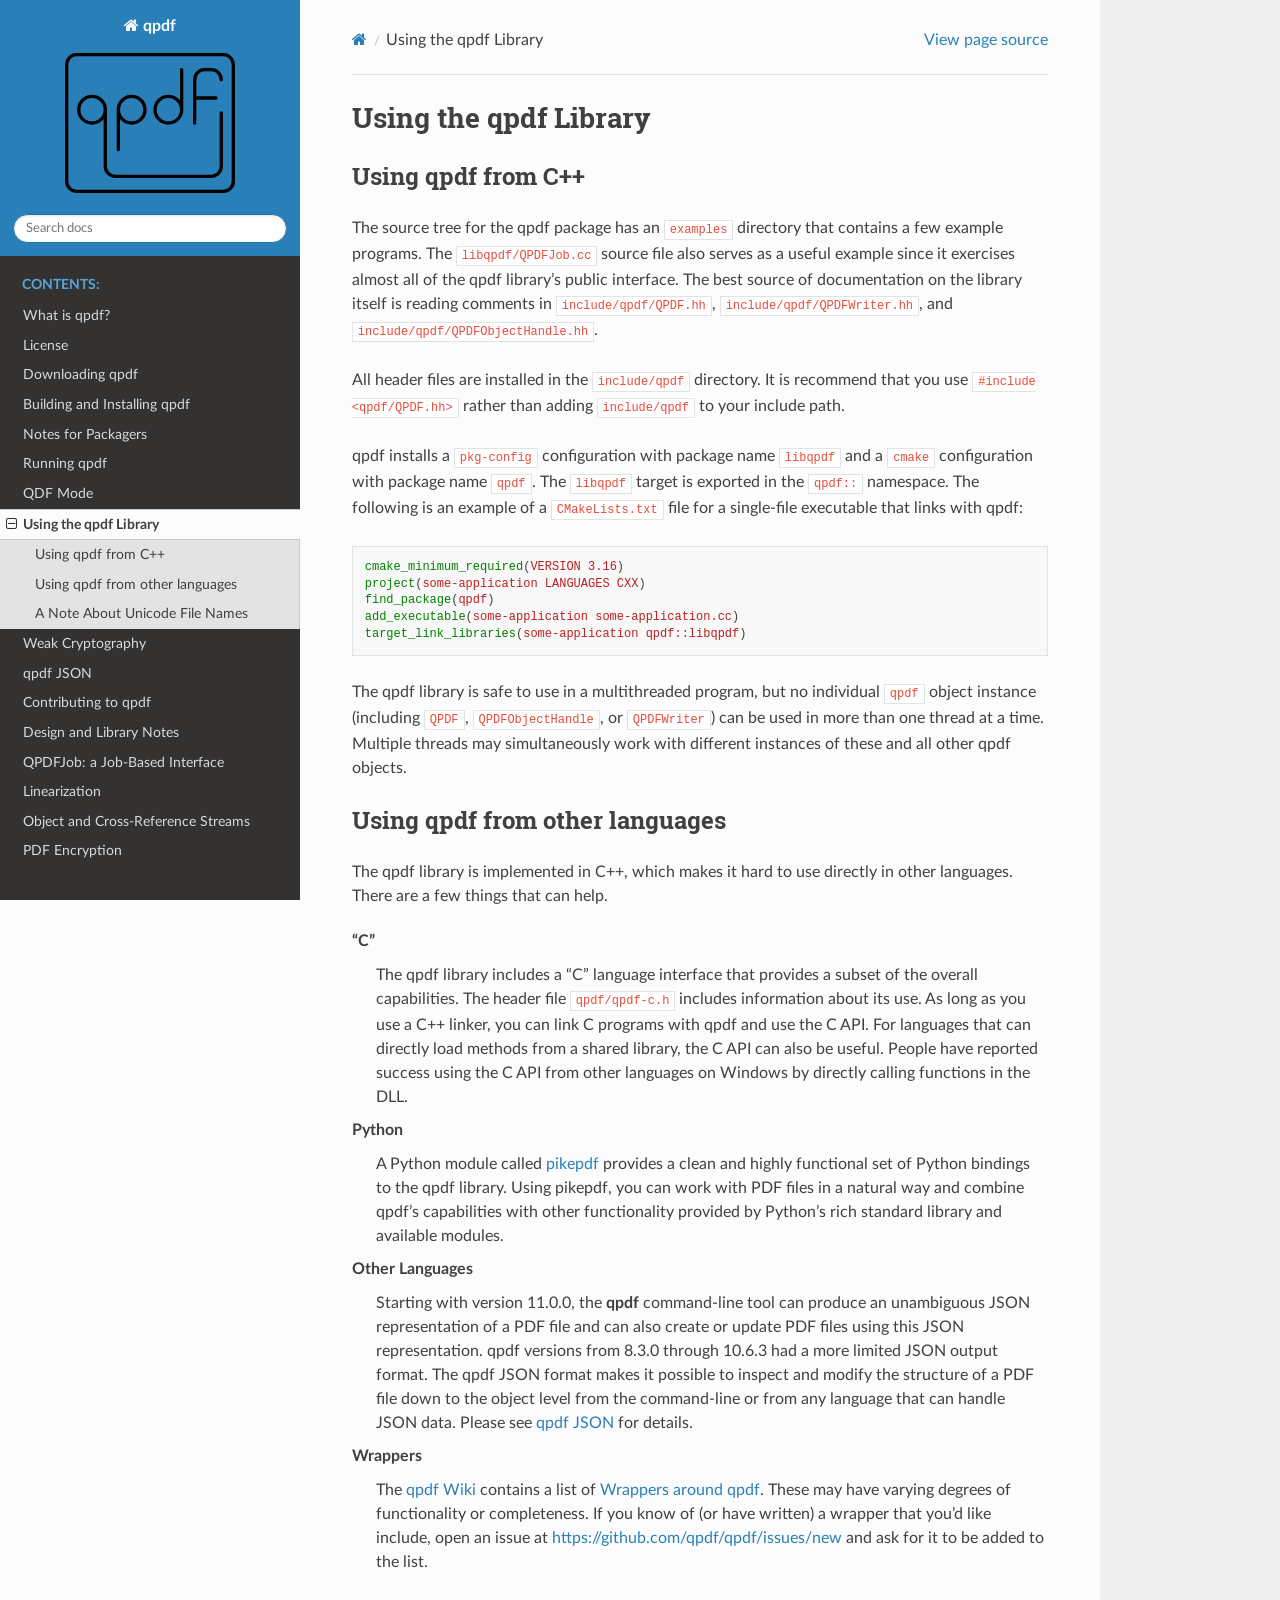
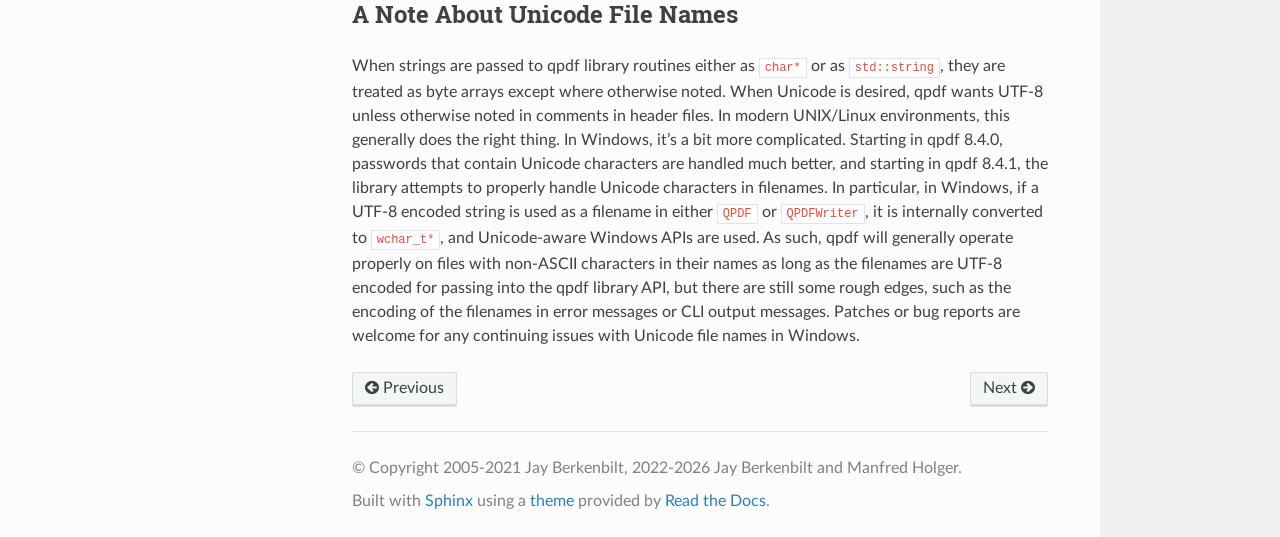
<file: books/qpdf-12.3.2-msvc64/share/doc/qpdf/manual-html/library.html>
<!DOCTYPE html>
<html class="writer-html5" lang="en" data-content_root="./">
<head>
  <meta charset="utf-8" /><meta name="viewport" content="width=device-width, initial-scale=1" />

  <meta name="viewport" content="width=device-width, initial-scale=1.0" />
  <title>Using the qpdf Library &mdash; qpdf 12.3.2 documentation</title>
      <link rel="stylesheet" type="text/css" href="_static/pygments.css?v=80d5e7a1" />
      <link rel="stylesheet" type="text/css" href="_static/css/theme.css?v=9edc463e" />
      <link rel="stylesheet" type="text/css" href="_static/css/wraptable.css?v=846ecf4c" />

  
      <script src="_static/jquery.js?v=5d32c60e"></script>
      <script src="_static/_sphinx_javascript_frameworks_compat.js?v=2cd50e6c"></script>
      <script src="_static/documentation_options.js?v=133720b1"></script>
      <script src="_static/doctools.js?v=fd6eb6e6"></script>
      <script src="_static/sphinx_highlight.js?v=6ffebe34"></script>
    <script src="_static/js/theme.js"></script>
    <link rel="index" title="Index" href="genindex.html" />
    <link rel="search" title="Search" href="search.html" />
    <link rel="next" title="Weak Cryptography" href="weak-crypto.html" />
    <link rel="prev" title="QDF Mode" href="qdf.html" /> 
</head>

<body class="wy-body-for-nav"> 
  <div class="wy-grid-for-nav">
    <nav data-toggle="wy-nav-shift" class="wy-nav-side">
      <div class="wy-side-scroll">
        <div class="wy-side-nav-search" >

          
          
          <a href="index.html" class="icon icon-home">
            qpdf
              <img src="_static/qpdf.svg" class="logo" alt="Logo"/>
          </a>
<div role="search">
  <form id="rtd-search-form" class="wy-form" action="search.html" method="get">
    <input type="text" name="q" placeholder="Search docs" aria-label="Search docs" />
    <input type="hidden" name="check_keywords" value="yes" />
    <input type="hidden" name="area" value="default" />
  </form>
</div>
        </div><div class="wy-menu wy-menu-vertical" data-spy="affix" role="navigation" aria-label="Navigation menu">
              <p class="caption" role="heading"><span class="caption-text">Contents:</span></p>
<ul class="current">
<li class="toctree-l1"><a class="reference internal" href="overview.html">What is qpdf?</a></li>
<li class="toctree-l1"><a class="reference internal" href="license.html">License</a></li>
<li class="toctree-l1"><a class="reference internal" href="download.html">Downloading qpdf</a></li>
<li class="toctree-l1"><a class="reference internal" href="installation.html">Building and Installing qpdf</a></li>
<li class="toctree-l1"><a class="reference internal" href="packaging.html">Notes for Packagers</a></li>
<li class="toctree-l1"><a class="reference internal" href="cli.html">Running qpdf</a></li>
<li class="toctree-l1"><a class="reference internal" href="qdf.html">QDF Mode</a></li>
<li class="toctree-l1 current"><a class="current reference internal" href="#">Using the qpdf Library</a><ul>
<li class="toctree-l2"><a class="reference internal" href="#using-qpdf-from-c">Using qpdf from C++</a></li>
<li class="toctree-l2"><a class="reference internal" href="#using-qpdf-from-other-languages">Using qpdf from other languages</a></li>
<li class="toctree-l2"><a class="reference internal" href="#a-note-about-unicode-file-names">A Note About Unicode File Names</a></li>
</ul>
</li>
<li class="toctree-l1"><a class="reference internal" href="weak-crypto.html">Weak Cryptography</a></li>
<li class="toctree-l1"><a class="reference internal" href="json.html">qpdf JSON</a></li>
<li class="toctree-l1"><a class="reference internal" href="contributing.html">Contributing to qpdf</a></li>
<li class="toctree-l1"><a class="reference internal" href="design.html">Design and Library Notes</a></li>
<li class="toctree-l1"><a class="reference internal" href="qpdf-job.html">QPDFJob: a Job-Based Interface</a></li>
<li class="toctree-l1"><a class="reference internal" href="linearization.html">Linearization</a></li>
<li class="toctree-l1"><a class="reference internal" href="object-streams.html">Object and Cross-Reference Streams</a></li>
<li class="toctree-l1"><a class="reference internal" href="encryption.html">PDF Encryption</a></li>
<li class="toctree-l1"><a class="reference internal" href="release-notes.html">Release Notes</a></li>
<li class="toctree-l1"><a class="reference internal" href="acknowledgement.html">Acknowledgments</a></li>
</ul>

        </div>
      </div>
    </nav>

    <section data-toggle="wy-nav-shift" class="wy-nav-content-wrap"><nav class="wy-nav-top" aria-label="Mobile navigation menu" >
          <i data-toggle="wy-nav-top" class="fa fa-bars"></i>
          <a href="index.html">qpdf</a>
      </nav>

      <div class="wy-nav-content">
        <div class="rst-content">
          <div role="navigation" aria-label="Page navigation">
  <ul class="wy-breadcrumbs">
      <li><a href="index.html" class="icon icon-home" aria-label="Home"></a></li>
      <li class="breadcrumb-item active">Using the qpdf Library</li>
      <li class="wy-breadcrumbs-aside">
            <a href="_sources/library.rst.txt" rel="nofollow"> View page source</a>
      </li>
  </ul>
  <hr/>
</div>
          <div role="main" class="document" itemscope="itemscope" itemtype="http://schema.org/Article">
           <div itemprop="articleBody">
             
  <section id="using-the-qpdf-library">
<span id="using-library"></span><h1>Using the qpdf Library<a class="headerlink" href="#using-the-qpdf-library" title="Link to this heading"></a></h1>
<section id="using-qpdf-from-c">
<span id="using-from-cxx"></span><h2>Using qpdf from C++<a class="headerlink" href="#using-qpdf-from-c" title="Link to this heading"></a></h2>
<p>The source tree for the qpdf package has an
<code class="file docutils literal notranslate"><span class="pre">examples</span></code> directory that contains a few
example programs. The <code class="file docutils literal notranslate"><span class="pre">libqpdf/QPDFJob.cc</span></code> source
file also serves as a useful example since it exercises almost all of
the qpdf library’s public interface. The best source of documentation on
the library itself is reading comments in
<code class="file docutils literal notranslate"><span class="pre">include/qpdf/QPDF.hh</span></code>,
<code class="file docutils literal notranslate"><span class="pre">include/qpdf/QPDFWriter.hh</span></code>, and
<code class="file docutils literal notranslate"><span class="pre">include/qpdf/QPDFObjectHandle.hh</span></code>.</p>
<p>All header files are installed in the
<code class="file docutils literal notranslate"><span class="pre">include/qpdf</span></code> directory. It is recommend that
you use <code class="docutils literal notranslate"><span class="pre">#include</span> <span class="pre">&lt;qpdf/QPDF.hh&gt;</span></code> rather than adding
<code class="file docutils literal notranslate"><span class="pre">include/qpdf</span></code> to your include path.</p>
<p>qpdf installs a <code class="docutils literal notranslate"><span class="pre">pkg-config</span></code> configuration with package name
<code class="docutils literal notranslate"><span class="pre">libqpdf</span></code> and a <code class="docutils literal notranslate"><span class="pre">cmake</span></code> configuration with package name <code class="docutils literal notranslate"><span class="pre">qpdf</span></code>.
The <code class="docutils literal notranslate"><span class="pre">libqpdf</span></code> target is exported in the <code class="docutils literal notranslate"><span class="pre">qpdf::</span></code> namespace. The
following is an example of a <code class="file docutils literal notranslate"><span class="pre">CMakeLists.txt</span></code> file for a
single-file executable that links with qpdf:</p>
<div class="highlight-cmake notranslate"><div class="highlight"><pre><span></span><span class="nb">cmake_minimum_required</span><span class="p">(</span><span class="s">VERSION</span><span class="w"> </span><span class="s">3.16</span><span class="p">)</span>
<span class="nb">project</span><span class="p">(</span><span class="s">some-application</span><span class="w"> </span><span class="s">LANGUAGES</span><span class="w"> </span><span class="s">CXX</span><span class="p">)</span>
<span class="nb">find_package</span><span class="p">(</span><span class="s">qpdf</span><span class="p">)</span>
<span class="nb">add_executable</span><span class="p">(</span><span class="s">some-application</span><span class="w"> </span><span class="s">some-application.cc</span><span class="p">)</span>
<span class="nb">target_link_libraries</span><span class="p">(</span><span class="s">some-application</span><span class="w"> </span><span class="s">qpdf::libqpdf</span><span class="p">)</span>
</pre></div>
</div>
<p>The qpdf library is safe to use in a multithreaded program, but no
individual <code class="docutils literal notranslate"><span class="pre">qpdf</span></code> object instance (including <code class="docutils literal notranslate"><span class="pre">QPDF</span></code>,
<code class="docutils literal notranslate"><span class="pre">QPDFObjectHandle</span></code>, or <code class="docutils literal notranslate"><span class="pre">QPDFWriter</span></code>) can be used in more than one
thread at a time. Multiple threads may simultaneously work with
different instances of these and all other qpdf objects.</p>
</section>
<section id="using-qpdf-from-other-languages">
<span id="using-other-languages"></span><h2>Using qpdf from other languages<a class="headerlink" href="#using-qpdf-from-other-languages" title="Link to this heading"></a></h2>
<p>The qpdf library is implemented in C++, which makes it hard to use
directly in other languages. There are a few things that can help.</p>
<dl class="simple">
<dt>“C”</dt><dd><p>The qpdf library includes a “C” language interface that provides a
subset of the overall capabilities. The header file
<code class="file docutils literal notranslate"><span class="pre">qpdf/qpdf-c.h</span></code> includes information about
its use. As long as you use a C++ linker, you can link C programs
with qpdf and use the C API. For languages that can directly load
methods from a shared library, the C API can also be useful. People
have reported success using the C API from other languages on Windows
by directly calling functions in the DLL.</p>
</dd>
<dt>Python</dt><dd><p>A Python module called
<a class="reference external" href="https://pypi.org/project/pikepdf/">pikepdf</a> provides a clean and
highly functional set of Python bindings to the qpdf library. Using
pikepdf, you can work with PDF files in a natural way and combine
qpdf’s capabilities with other functionality provided by Python’s
rich standard library and available modules.</p>
</dd>
<dt>Other Languages</dt><dd><p>Starting with version 11.0.0, the <strong class="command">qpdf</strong>
command-line tool can produce an unambiguous JSON representation of
a PDF file and can also create or update PDF files using this JSON
representation. qpdf versions from 8.3.0 through 10.6.3 had a more
limited JSON output format. The qpdf JSON format makes it possible
to inspect and modify the structure of a PDF file down to the
object level from the command-line or from any language that can
handle JSON data. Please see <a class="reference internal" href="json.html#json"><span class="std std-ref">qpdf JSON</span></a> for details.</p>
</dd>
<dt>Wrappers</dt><dd><p>The <a class="reference external" href="https://github.com/qpdf/qpdf/wiki">qpdf Wiki</a> contains a
list of <a class="reference external" href="https://github.com/qpdf/qpdf/wiki/qpdf-Wrappers">Wrappers around qpdf</a>. These may
have varying degrees of functionality or completeness. If you know
of (or have written) a wrapper that you’d like include, open an
issue at <a class="reference external" href="https://github.com/qpdf/qpdf/issues/new">https://github.com/qpdf/qpdf/issues/new</a> and ask for it to
be added to the list.</p>
</dd>
</dl>
</section>
<section id="a-note-about-unicode-file-names">
<span id="unicode-files"></span><h2>A Note About Unicode File Names<a class="headerlink" href="#a-note-about-unicode-file-names" title="Link to this heading"></a></h2>
<p>When strings are passed to qpdf library routines either as <code class="docutils literal notranslate"><span class="pre">char*</span></code> or
as <code class="docutils literal notranslate"><span class="pre">std::string</span></code>, they are treated as byte arrays except where
otherwise noted. When Unicode is desired, qpdf wants UTF-8 unless
otherwise noted in comments in header files. In modern UNIX/Linux
environments, this generally does the right thing. In Windows, it’s a
bit more complicated. Starting in qpdf 8.4.0, passwords that contain
Unicode characters are handled much better, and starting in qpdf 8.4.1,
the library attempts to properly handle Unicode characters in filenames.
In particular, in Windows, if a UTF-8 encoded string is used as a
filename in either <code class="docutils literal notranslate"><span class="pre">QPDF</span></code> or <code class="docutils literal notranslate"><span class="pre">QPDFWriter</span></code>, it is internally
converted to <code class="docutils literal notranslate"><span class="pre">wchar_t*</span></code>, and Unicode-aware Windows APIs are used. As
such, qpdf will generally operate properly on files with non-ASCII
characters in their names as long as the filenames are UTF-8 encoded for
passing into the qpdf library API, but there are still some rough edges,
such as the encoding of the filenames in error messages or CLI output
messages. Patches or bug reports are welcome for any continuing issues
with Unicode file names in Windows.</p>
</section>
</section>


           </div>
          </div>
          <footer><div class="rst-footer-buttons" role="navigation" aria-label="Footer">
        <a href="qdf.html" class="btn btn-neutral float-left" title="QDF Mode" accesskey="p" rel="prev"><span class="fa fa-arrow-circle-left" aria-hidden="true"></span> Previous</a>
        <a href="weak-crypto.html" class="btn btn-neutral float-right" title="Weak Cryptography" accesskey="n" rel="next">Next <span class="fa fa-arrow-circle-right" aria-hidden="true"></span></a>
    </div>

  <hr/>

  <div role="contentinfo">
    <p>&#169; Copyright 2005-2021 Jay Berkenbilt, 2022-2026 Jay Berkenbilt and Manfred Holger.</p>
  </div>

  Built with <a href="https://www.sphinx-doc.org/">Sphinx</a> using a
    <a href="https://github.com/readthedocs/sphinx_rtd_theme">theme</a>
    provided by <a href="https://readthedocs.org">Read the Docs</a>.
   

</footer>
        </div>
      </div>
    </section>
  </div>
  <script>
      jQuery(function () {
          SphinxRtdTheme.Navigation.enable(true);
      });
  </script> 

</body>
</html>
</file>
<file: books/qpdf-12.3.2-msvc64/share/doc/qpdf/manual-html/_static/pygments.css>
pre { line-height: 125%; }
td.linenos .normal { color: inherit; background-color: transparent; padding-left: 5px; padding-right: 5px; }
span.linenos { color: inherit; background-color: transparent; padding-left: 5px; padding-right: 5px; }
td.linenos .special { color: #000000; background-color: #ffffc0; padding-left: 5px; padding-right: 5px; }
span.linenos.special { color: #000000; background-color: #ffffc0; padding-left: 5px; padding-right: 5px; }
.highlight .hll { background-color: #ffffcc }
.highlight { background: #f8f8f8; }
.highlight .c { color: #3D7B7B; font-style: italic } /* Comment */
.highlight .err { border: 1px solid #FF0000 } /* Error */
.highlight .k { color: #008000; font-weight: bold } /* Keyword */
.highlight .o { color: #666666 } /* Operator */
.highlight .ch { color: #3D7B7B; font-style: italic } /* Comment.Hashbang */
.highlight .cm { color: #3D7B7B; font-style: italic } /* Comment.Multiline */
.highlight .cp { color: #9C6500 } /* Comment.Preproc */
.highlight .cpf { color: #3D7B7B; font-style: italic } /* Comment.PreprocFile */
.highlight .c1 { color: #3D7B7B; font-style: italic } /* Comment.Single */
.highlight .cs { color: #3D7B7B; font-style: italic } /* Comment.Special */
.highlight .gd { color: #A00000 } /* Generic.Deleted */
.highlight .ge { font-style: italic } /* Generic.Emph */
.highlight .ges { font-weight: bold; font-style: italic } /* Generic.EmphStrong */
.highlight .gr { color: #E40000 } /* Generic.Error */
.highlight .gh { color: #000080; font-weight: bold } /* Generic.Heading */
.highlight .gi { color: #008400 } /* Generic.Inserted */
.highlight .go { color: #717171 } /* Generic.Output */
.highlight .gp { color: #000080; font-weight: bold } /* Generic.Prompt */
.highlight .gs { font-weight: bold } /* Generic.Strong */
.highlight .gu { color: #800080; font-weight: bold } /* Generic.Subheading */
.highlight .gt { color: #0044DD } /* Generic.Traceback */
.highlight .kc { color: #008000; font-weight: bold } /* Keyword.Constant */
.highlight .kd { color: #008000; font-weight: bold } /* Keyword.Declaration */
.highlight .kn { color: #008000; font-weight: bold } /* Keyword.Namespace */
.highlight .kp { color: #008000 } /* Keyword.Pseudo */
.highlight .kr { color: #008000; font-weight: bold } /* Keyword.Reserved */
.highlight .kt { color: #B00040 } /* Keyword.Type */
.highlight .m { color: #666666 } /* Literal.Number */
.highlight .s { color: #BA2121 } /* Literal.String */
.highlight .na { color: #687822 } /* Name.Attribute */
.highlight .nb { color: #008000 } /* Name.Builtin */
.highlight .nc { color: #0000FF; font-weight: bold } /* Name.Class */
.highlight .no { color: #880000 } /* Name.Constant */
.highlight .nd { color: #AA22FF } /* Name.Decorator */
.highlight .ni { color: #717171; font-weight: bold } /* Name.Entity */
.highlight .ne { color: #CB3F38; font-weight: bold } /* Name.Exception */
.highlight .nf { color: #0000FF } /* Name.Function */
.highlight .nl { color: #767600 } /* Name.Label */
.highlight .nn { color: #0000FF; font-weight: bold } /* Name.Namespace */
.highlight .nt { color: #008000; font-weight: bold } /* Name.Tag */
.highlight .nv { color: #19177C } /* Name.Variable */
.highlight .ow { color: #AA22FF; font-weight: bold } /* Operator.Word */
.highlight .w { color: #bbbbbb } /* Text.Whitespace */
.highlight .mb { color: #666666 } /* Literal.Number.Bin */
.highlight .mf { color: #666666 } /* Literal.Number.Float */
.highlight .mh { color: #666666 } /* Literal.Number.Hex */
.highlight .mi { color: #666666 } /* Literal.Number.Integer */
.highlight .mo { color: #666666 } /* Literal.Number.Oct */
.highlight .sa { color: #BA2121 } /* Literal.String.Affix */
.highlight .sb { color: #BA2121 } /* Literal.String.Backtick */
.highlight .sc { color: #BA2121 } /* Literal.String.Char */
.highlight .dl { color: #BA2121 } /* Literal.String.Delimiter */
.highlight .sd { color: #BA2121; font-style: italic } /* Literal.String.Doc */
.highlight .s2 { color: #BA2121 } /* Literal.String.Double */
.highlight .se { color: #AA5D1F; font-weight: bold } /* Literal.String.Escape */
.highlight .sh { color: #BA2121 } /* Literal.String.Heredoc */
.highlight .si { color: #A45A77; font-weight: bold } /* Literal.String.Interpol */
.highlight .sx { color: #008000 } /* Literal.String.Other */
.highlight .sr { color: #A45A77 } /* Literal.String.Regex */
.highlight .s1 { color: #BA2121 } /* Literal.String.Single */
.highlight .ss { color: #19177C } /* Literal.String.Symbol */
.highlight .bp { color: #008000 } /* Name.Builtin.Pseudo */
.highlight .fm { color: #0000FF } /* Name.Function.Magic */
.highlight .vc { color: #19177C } /* Name.Variable.Class */
.highlight .vg { color: #19177C } /* Name.Variable.Global */
.highlight .vi { color: #19177C } /* Name.Variable.Instance */
.highlight .vm { color: #19177C } /* Name.Variable.Magic */
.highlight .il { color: #666666 } /* Literal.Number.Integer.Long */
</file>
<file: books/qpdf-12.3.2-msvc64/share/doc/qpdf/manual-html/_static/css/theme.css>
html{box-sizing:border-box}*,:after,:before{box-sizing:inherit}article,aside,details,figcaption,figure,footer,header,hgroup,nav,section{display:block}audio,canvas,video{display:inline-block;*display:inline;*zoom:1}[hidden],audio:not([controls]){display:none}*{-webkit-box-sizing:border-box;-moz-box-sizing:border-box;box-sizing:border-box}html{font-size:100%;-webkit-text-size-adjust:100%;-ms-text-size-adjust:100%}body{margin:0}a:active,a:hover{outline:0}abbr[title]{border-bottom:1px dotted}b,strong{font-weight:700}blockquote{margin:0}dfn{font-style:italic}ins{background:#ff9;text-decoration:none}ins,mark{color:#000}mark{background:#ff0;font-style:italic;font-weight:700}.rst-content code,.rst-content tt,code,kbd,pre,samp{font-family:monospace,serif;_font-family:courier new,monospace;font-size:1em}pre{white-space:pre}q{quotes:none}q:after,q:before{content:"";content:none}small{font-size:85%}sub,sup{font-size:75%;line-height:0;position:relative;vertical-align:baseline}sup{top:-.5em}sub{bottom:-.25em}dl,ol,ul{margin:0;padding:0;list-style:none;list-style-image:none}li{list-style:none}dd{margin:0}img{border:0;-ms-interpolation-mode:bicubic;vertical-align:middle;max-width:100%}svg:not(:root){overflow:hidden}figure,form{margin:0}label{cursor:pointer}button,input,select,textarea{font-size:100%;margin:0;vertical-align:baseline;*vertical-align:middle}button,input{line-height:normal}button,input[type=button],input[type=reset],input[type=submit]{cursor:pointer;-webkit-appearance:button;*overflow:visible}button[disabled],input[disabled]{cursor:default}input[type=search]{-webkit-appearance:textfield;-moz-box-sizing:content-box;-webkit-box-sizing:content-box;box-sizing:content-box}textarea{resize:vertical}table{border-collapse:collapse;border-spacing:0}td{vertical-align:top}.chromeframe{margin:.2em 0;background:#ccc;color:#000;padding:.2em 0}.ir{display:block;border:0;text-indent:-999em;overflow:hidden;background-color:transparent;background-repeat:no-repeat;text-align:left;direction:ltr;*line-height:0}.ir br{display:none}.hidden{display:none!important;visibility:hidden}.visuallyhidden{border:0;clip:rect(0 0 0 0);height:1px;margin:-1px;overflow:hidden;padding:0;position:absolute;width:1px}.visuallyhidden.focusable:active,.visuallyhidden.focusable:focus{clip:auto;height:auto;margin:0;overflow:visible;position:static;width:auto}.invisible{visibility:hidden}.relative{position:relative}big,small{font-size:100%}@media print{body,html,section{background:none!important}*{box-shadow:none!important;text-shadow:none!important;filter:none!important;-ms-filter:none!important}a,a:visited{text-decoration:underline}.ir a:after,a[href^="#"]:after,a[href^="javascript:"]:after{content:""}blockquote,pre{page-break-inside:avoid}thead{display:table-header-group}img,tr{page-break-inside:avoid}img{max-width:100%!important}@page{margin:.5cm}.rst-content .toctree-wrapper>p.caption,h2,h3,p{orphans:3;widows:3}.rst-content .toctree-wrapper>p.caption,h2,h3{page-break-after:avoid}}.btn,.fa:before,.icon:before,.rst-content .admonition,.rst-content .admonition-title:before,.rst-content .admonition-todo,.rst-content .attention,.rst-content .caution,.rst-content .code-block-caption .headerlink:before,.rst-content .danger,.rst-content .eqno .headerlink:before,.rst-content .error,.rst-content .hint,.rst-content .important,.rst-content .note,.rst-content .seealso,.rst-content .tip,.rst-content .warning,.rst-content code.download span:first-child:before,.rst-content dl dt .headerlink:before,.rst-content h1 .headerlink:before,.rst-content h2 .headerlink:before,.rst-content h3 .headerlink:before,.rst-content h4 .headerlink:before,.rst-content h5 .headerlink:before,.rst-content h6 .headerlink:before,.rst-content p.caption .headerlink:before,.rst-content p .headerlink:before,.rst-content table>caption .headerlink:before,.rst-content tt.download span:first-child:before,.wy-alert,.wy-dropdown .caret:before,.wy-inline-validate.wy-inline-validate-danger .wy-input-context:before,.wy-inline-validate.wy-inline-validate-info .wy-input-context:before,.wy-inline-validate.wy-inline-validate-success .wy-input-context:before,.wy-inline-validate.wy-inline-validate-warning .wy-input-context:before,.wy-menu-vertical li.current>a button.toctree-expand:before,.wy-menu-vertical li.on a button.toctree-expand:before,.wy-menu-vertical li button.toctree-expand:before,input[type=color],input[type=date],input[type=datetime-local],input[type=datetime],input[type=email],input[type=month],input[type=number],input[type=password],input[type=search],input[type=tel],input[type=text],input[type=time],input[type=url],input[type=week],select,textarea{-webkit-font-smoothing:antialiased}.clearfix{*zoom:1}.clearfix:after,.clearfix:before{display:table;content:""}.clearfix:after{clear:both}/*!
 *  Font Awesome 4.7.0 by @davegandy - http://fontawesome.io - @fontawesome
 *  License - http://fontawesome.io/license (Font: SIL OFL 1.1, CSS: MIT License)
 */@font-face{font-family:FontAwesome;src:url(fonts/fontawesome-webfont.eot?674f50d287a8c48dc19ba404d20fe713);src:url(fonts/fontawesome-webfont.eot?674f50d287a8c48dc19ba404d20fe713?#iefix&v=4.7.0) format("embedded-opentype"),url(fonts/fontawesome-webfont.woff2?af7ae505a9eed503f8b8e6982036873e) format("woff2"),url(fonts/fontawesome-webfont.woff?fee66e712a8a08eef5805a46892932ad) format("woff"),url(fonts/fontawesome-webfont.ttf?b06871f281fee6b241d60582ae9369b9) format("truetype"),url(fonts/fontawesome-webfont.svg?912ec66d7572ff821749319396470bde#fontawesomeregular) format("svg");font-weight:400;font-style:normal}.fa,.icon,.rst-content .admonition-title,.rst-content .code-block-caption .headerlink,.rst-content .eqno .headerlink,.rst-content code.download span:first-child,.rst-content dl dt .headerlink,.rst-content h1 .headerlink,.rst-content h2 .headerlink,.rst-content h3 .headerlink,.rst-content h4 .headerlink,.rst-content h5 .headerlink,.rst-content h6 .headerlink,.rst-content p.caption .headerlink,.rst-content p .headerlink,.rst-content table>caption .headerlink,.rst-content tt.download span:first-child,.wy-menu-vertical li.current>a button.toctree-expand,.wy-menu-vertical li.on a button.toctree-expand,.wy-menu-vertical li button.toctree-expand{display:inline-block;font:normal normal normal 14px/1 FontAwesome;font-size:inherit;text-rendering:auto;-webkit-font-smoothing:antialiased;-moz-osx-font-smoothing:grayscale}.fa-lg{font-size:1.33333em;line-height:.75em;vertical-align:-15%}.fa-2x{font-size:2em}.fa-3x{font-size:3em}.fa-4x{font-size:4em}.fa-5x{font-size:5em}.fa-fw{width:1.28571em;text-align:center}.fa-ul{padding-left:0;margin-left:2.14286em;list-style-type:none}.fa-ul>li{position:relative}.fa-li{position:absolute;left:-2.14286em;width:2.14286em;top:.14286em;text-align:center}.fa-li.fa-lg{left:-1.85714em}.fa-border{padding:.2em .25em .15em;border:.08em solid #eee;border-radius:.1em}.fa-pull-left{float:left}.fa-pull-right{float:right}.fa-pull-left.icon,.fa.fa-pull-left,.rst-content .code-block-caption .fa-pull-left.headerlink,.rst-content .eqno .fa-pull-left.headerlink,.rst-content .fa-pull-left.admonition-title,.rst-content code.download span.fa-pull-left:first-child,.rst-content dl dt .fa-pull-left.headerlink,.rst-content h1 .fa-pull-left.headerlink,.rst-content h2 .fa-pull-left.headerlink,.rst-content h3 .fa-pull-left.headerlink,.rst-content h4 .fa-pull-left.headerlink,.rst-content h5 .fa-pull-left.headerlink,.rst-content h6 .fa-pull-left.headerlink,.rst-content p .fa-pull-left.headerlink,.rst-content table>caption .fa-pull-left.headerlink,.rst-content tt.download span.fa-pull-left:first-child,.wy-menu-vertical li.current>a button.fa-pull-left.toctree-expand,.wy-menu-vertical li.on a button.fa-pull-left.toctree-expand,.wy-menu-vertical li button.fa-pull-left.toctree-expand{margin-right:.3em}.fa-pull-right.icon,.fa.fa-pull-right,.rst-content .code-block-caption .fa-pull-right.headerlink,.rst-content .eqno .fa-pull-right.headerlink,.rst-content .fa-pull-right.admonition-title,.rst-content code.download span.fa-pull-right:first-child,.rst-content dl dt .fa-pull-right.headerlink,.rst-content h1 .fa-pull-right.headerlink,.rst-content h2 .fa-pull-right.headerlink,.rst-content h3 .fa-pull-right.headerlink,.rst-content h4 .fa-pull-right.headerlink,.rst-content h5 .fa-pull-right.headerlink,.rst-content h6 .fa-pull-right.headerlink,.rst-content p .fa-pull-right.headerlink,.rst-content table>caption .fa-pull-right.headerlink,.rst-content tt.download span.fa-pull-right:first-child,.wy-menu-vertical li.current>a button.fa-pull-right.toctree-expand,.wy-menu-vertical li.on a button.fa-pull-right.toctree-expand,.wy-menu-vertical li button.fa-pull-right.toctree-expand{margin-left:.3em}.pull-right{float:right}.pull-left{float:left}.fa.pull-left,.pull-left.icon,.rst-content .code-block-caption .pull-left.headerlink,.rst-content .eqno .pull-left.headerlink,.rst-content .pull-left.admonition-title,.rst-content code.download span.pull-left:first-child,.rst-content dl dt .pull-left.headerlink,.rst-content h1 .pull-left.headerlink,.rst-content h2 .pull-left.headerlink,.rst-content h3 .pull-left.headerlink,.rst-content h4 .pull-left.headerlink,.rst-content h5 .pull-left.headerlink,.rst-content h6 .pull-left.headerlink,.rst-content p .pull-left.headerlink,.rst-content table>caption .pull-left.headerlink,.rst-content tt.download span.pull-left:first-child,.wy-menu-vertical li.current>a button.pull-left.toctree-expand,.wy-menu-vertical li.on a button.pull-left.toctree-expand,.wy-menu-vertical li button.pull-left.toctree-expand{margin-right:.3em}.fa.pull-right,.pull-right.icon,.rst-content .code-block-caption .pull-right.headerlink,.rst-content .eqno .pull-right.headerlink,.rst-content .pull-right.admonition-title,.rst-content code.download span.pull-right:first-child,.rst-content dl dt .pull-right.headerlink,.rst-content h1 .pull-right.headerlink,.rst-content h2 .pull-right.headerlink,.rst-content h3 .pull-right.headerlink,.rst-content h4 .pull-right.headerlink,.rst-content h5 .pull-right.headerlink,.rst-content h6 .pull-right.headerlink,.rst-content p .pull-right.headerlink,.rst-content table>caption .pull-right.headerlink,.rst-content tt.download span.pull-right:first-child,.wy-menu-vertical li.current>a button.pull-right.toctree-expand,.wy-menu-vertical li.on a button.pull-right.toctree-expand,.wy-menu-vertical li button.pull-right.toctree-expand{margin-left:.3em}.fa-spin{-webkit-animation:fa-spin 2s linear infinite;animation:fa-spin 2s linear infinite}.fa-pulse{-webkit-animation:fa-spin 1s steps(8) infinite;animation:fa-spin 1s steps(8) infinite}@-webkit-keyframes fa-spin{0%{-webkit-transform:rotate(0deg);transform:rotate(0deg)}to{-webkit-transform:rotate(359deg);transform:rotate(359deg)}}@keyframes fa-spin{0%{-webkit-transform:rotate(0deg);transform:rotate(0deg)}to{-webkit-transform:rotate(359deg);transform:rotate(359deg)}}.fa-rotate-90{-ms-filter:"progid:DXImageTransform.Microsoft.BasicImage(rotation=1)";-webkit-transform:rotate(90deg);-ms-transform:rotate(90deg);transform:rotate(90deg)}.fa-rotate-180{-ms-filter:"progid:DXImageTransform.Microsoft.BasicImage(rotation=2)";-webkit-transform:rotate(180deg);-ms-transform:rotate(180deg);transform:rotate(180deg)}.fa-rotate-270{-ms-filter:"progid:DXImageTransform.Microsoft.BasicImage(rotation=3)";-webkit-transform:rotate(270deg);-ms-transform:rotate(270deg);transform:rotate(270deg)}.fa-flip-horizontal{-ms-filter:"progid:DXImageTransform.Microsoft.BasicImage(rotation=0, mirror=1)";-webkit-transform:scaleX(-1);-ms-transform:scaleX(-1);transform:scaleX(-1)}.fa-flip-vertical{-ms-filter:"progid:DXImageTransform.Microsoft.BasicImage(rotation=2, mirror=1)";-webkit-transform:scaleY(-1);-ms-transform:scaleY(-1);transform:scaleY(-1)}:root .fa-flip-horizontal,:root .fa-flip-vertical,:root .fa-rotate-90,:root .fa-rotate-180,:root .fa-rotate-270{filter:none}.fa-stack{position:relative;display:inline-block;width:2em;height:2em;line-height:2em;vertical-align:middle}.fa-stack-1x,.fa-stack-2x{position:absolute;left:0;width:100%;text-align:center}.fa-stack-1x{line-height:inherit}.fa-stack-2x{font-size:2em}.fa-inverse{color:#fff}.fa-glass:before{content:""}.fa-music:before{content:""}.fa-search:before,.icon-search:before{content:""}.fa-envelope-o:before{content:""}.fa-heart:before{content:""}.fa-star:before{content:""}.fa-star-o:before{content:""}.fa-user:before{content:""}.fa-film:before{content:""}.fa-th-large:before{content:""}.fa-th:before{content:""}.fa-th-list:before{content:""}.fa-check:before{content:""}.fa-close:before,.fa-remove:before,.fa-times:before{content:""}.fa-search-plus:before{content:""}.fa-search-minus:before{content:""}.fa-power-off:before{content:""}.fa-signal:before{content:""}.fa-cog:before,.fa-gear:before{content:""}.fa-trash-o:before{content:""}.fa-home:before,.icon-home:before{content:""}.fa-file-o:before{content:""}.fa-clock-o:before{content:""}.fa-road:before{content:""}.fa-download:before,.rst-content code.download span:first-child:before,.rst-content tt.download span:first-child:before{content:""}.fa-arrow-circle-o-down:before{content:""}.fa-arrow-circle-o-up:before{content:""}.fa-inbox:before{content:""}.fa-play-circle-o:before{content:""}.fa-repeat:before,.fa-rotate-right:before{content:""}.fa-refresh:before{content:""}.fa-list-alt:before{content:""}.fa-lock:before{content:""}.fa-flag:before{content:""}.fa-headphones:before{content:""}.fa-volume-off:before{content:""}.fa-volume-down:before{content:""}.fa-volume-up:before{content:""}.fa-qrcode:before{content:""}.fa-barcode:before{content:""}.fa-tag:before{content:""}.fa-tags:before{content:""}.fa-book:before,.icon-book:before{content:""}.fa-bookmark:before{content:""}.fa-print:before{content:""}.fa-camera:before{content:""}.fa-font:before{content:""}.fa-bold:before{content:""}.fa-italic:before{content:""}.fa-text-height:before{content:""}.fa-text-width:before{content:""}.fa-align-left:before{content:""}.fa-align-center:before{content:""}.fa-align-right:before{content:""}.fa-align-justify:before{content:""}.fa-list:before{content:""}.fa-dedent:before,.fa-outdent:before{content:""}.fa-indent:before{content:""}.fa-video-camera:before{content:""}.fa-image:before,.fa-photo:before,.fa-picture-o:before{content:""}.fa-pencil:before{content:""}.fa-map-marker:before{content:""}.fa-adjust:before{content:""}.fa-tint:before{content:""}.fa-edit:before,.fa-pencil-square-o:before{content:""}.fa-share-square-o:before{content:""}.fa-check-square-o:before{content:""}.fa-arrows:before{content:""}.fa-step-backward:before{content:""}.fa-fast-backward:before{content:""}.fa-backward:before{content:""}.fa-play:before{content:""}.fa-pause:before{content:""}.fa-stop:before{content:""}.fa-forward:before{content:""}.fa-fast-forward:before{content:""}.fa-step-forward:before{content:""}.fa-eject:before{content:""}.fa-chevron-left:before{content:""}.fa-chevron-right:before{content:""}.fa-plus-circle:before{content:""}.fa-minus-circle:before{content:""}.fa-times-circle:before,.wy-inline-validate.wy-inline-validate-danger .wy-input-context:before{content:""}.fa-check-circle:before,.wy-inline-validate.wy-inline-validate-success .wy-input-context:before{content:""}.fa-question-circle:before{content:""}.fa-info-circle:before{content:""}.fa-crosshairs:before{content:""}.fa-times-circle-o:before{content:""}.fa-check-circle-o:before{content:""}.fa-ban:before{content:""}.fa-arrow-left:before{content:""}.fa-arrow-right:before{content:""}.fa-arrow-up:before{content:""}.fa-arrow-down:before{content:""}.fa-mail-forward:before,.fa-share:before{content:""}.fa-expand:before{content:""}.fa-compress:before{content:""}.fa-plus:before{content:""}.fa-minus:before{content:""}.fa-asterisk:before{content:""}.fa-exclamation-circle:before,.rst-content .admonition-title:before,.wy-inline-validate.wy-inline-validate-info .wy-input-context:before,.wy-inline-validate.wy-inline-validate-warning .wy-input-context:before{content:""}.fa-gift:before{content:""}.fa-leaf:before{content:""}.fa-fire:before,.icon-fire:before{content:""}.fa-eye:before{content:""}.fa-eye-slash:before{content:""}.fa-exclamation-triangle:before,.fa-warning:before{content:""}.fa-plane:before{content:""}.fa-calendar:before{content:""}.fa-random:before{content:""}.fa-comment:before{content:""}.fa-magnet:before{content:""}.fa-chevron-up:before{content:""}.fa-chevron-down:before{content:""}.fa-retweet:before{content:""}.fa-shopping-cart:before{content:""}.fa-folder:before{content:""}.fa-folder-open:before{content:""}.fa-arrows-v:before{content:""}.fa-arrows-h:before{content:""}.fa-bar-chart-o:before,.fa-bar-chart:before{content:""}.fa-twitter-square:before{content:""}.fa-facebook-square:before{content:""}.fa-camera-retro:before{content:""}.fa-key:before{content:""}.fa-cogs:before,.fa-gears:before{content:""}.fa-comments:before{content:""}.fa-thumbs-o-up:before{content:""}.fa-thumbs-o-down:before{content:""}.fa-star-half:before{content:""}.fa-heart-o:before{content:""}.fa-sign-out:before{content:""}.fa-linkedin-square:before{content:""}.fa-thumb-tack:before{content:""}.fa-external-link:before{content:""}.fa-sign-in:before{content:""}.fa-trophy:before{content:""}.fa-github-square:before{content:""}.fa-upload:before{content:""}.fa-lemon-o:before{content:""}.fa-phone:before{content:""}.fa-square-o:before{content:""}.fa-bookmark-o:before{content:""}.fa-phone-square:before{content:""}.fa-twitter:before{content:""}.fa-facebook-f:before,.fa-facebook:before{content:""}.fa-github:before,.icon-github:before{content:""}.fa-unlock:before{content:""}.fa-credit-card:before{content:""}.fa-feed:before,.fa-rss:before{content:""}.fa-hdd-o:before{content:""}.fa-bullhorn:before{content:""}.fa-bell:before{content:""}.fa-certificate:before{content:""}.fa-hand-o-right:before{content:""}.fa-hand-o-left:before{content:""}.fa-hand-o-up:before{content:""}.fa-hand-o-down:before{content:""}.fa-arrow-circle-left:before,.icon-circle-arrow-left:before{content:""}.fa-arrow-circle-right:before,.icon-circle-arrow-right:before{content:""}.fa-arrow-circle-up:before{content:""}.fa-arrow-circle-down:before{content:""}.fa-globe:before{content:""}.fa-wrench:before{content:""}.fa-tasks:before{content:""}.fa-filter:before{content:""}.fa-briefcase:before{content:""}.fa-arrows-alt:before{content:""}.fa-group:before,.fa-users:before{content:""}.fa-chain:before,.fa-link:before,.icon-link:before{content:""}.fa-cloud:before{content:""}.fa-flask:before{content:""}.fa-cut:before,.fa-scissors:before{content:""}.fa-copy:before,.fa-files-o:before{content:""}.fa-paperclip:before{content:""}.fa-floppy-o:before,.fa-save:before{content:""}.fa-square:before{content:""}.fa-bars:before,.fa-navicon:before,.fa-reorder:before{content:""}.fa-list-ul:before{content:""}.fa-list-ol:before{content:""}.fa-strikethrough:before{content:""}.fa-underline:before{content:""}.fa-table:before{content:""}.fa-magic:before{content:""}.fa-truck:before{content:""}.fa-pinterest:before{content:""}.fa-pinterest-square:before{content:""}.fa-google-plus-square:before{content:""}.fa-google-plus:before{content:""}.fa-money:before{content:""}.fa-caret-down:before,.icon-caret-down:before,.wy-dropdown .caret:before{content:""}.fa-caret-up:before{content:""}.fa-caret-left:before{content:""}.fa-caret-right:before{content:""}.fa-columns:before{content:""}.fa-sort:before,.fa-unsorted:before{content:""}.fa-sort-desc:before,.fa-sort-down:before{content:""}.fa-sort-asc:before,.fa-sort-up:before{content:""}.fa-envelope:before{content:""}.fa-linkedin:before{content:""}.fa-rotate-left:before,.fa-undo:before{content:""}.fa-gavel:before,.fa-legal:before{content:""}.fa-dashboard:before,.fa-tachometer:before{content:""}.fa-comment-o:before{content:""}.fa-comments-o:before{content:""}.fa-bolt:before,.fa-flash:before{content:""}.fa-sitemap:before{content:""}.fa-umbrella:before{content:""}.fa-clipboard:before,.fa-paste:before{content:""}.fa-lightbulb-o:before{content:""}.fa-exchange:before{content:""}.fa-cloud-download:before{content:""}.fa-cloud-upload:before{content:""}.fa-user-md:before{content:""}.fa-stethoscope:before{content:""}.fa-suitcase:before{content:""}.fa-bell-o:before{content:""}.fa-coffee:before{content:""}.fa-cutlery:before{content:""}.fa-file-text-o:before{content:""}.fa-building-o:before{content:""}.fa-hospital-o:before{content:""}.fa-ambulance:before{content:""}.fa-medkit:before{content:""}.fa-fighter-jet:before{content:""}.fa-beer:before{content:""}.fa-h-square:before{content:""}.fa-plus-square:before{content:""}.fa-angle-double-left:before{content:""}.fa-angle-double-right:before{content:""}.fa-angle-double-up:before{content:""}.fa-angle-double-down:before{content:""}.fa-angle-left:before{content:""}.fa-angle-right:before{content:""}.fa-angle-up:before{content:""}.fa-angle-down:before{content:""}.fa-desktop:before{content:""}.fa-laptop:before{content:""}.fa-tablet:before{content:""}.fa-mobile-phone:before,.fa-mobile:before{content:""}.fa-circle-o:before{content:""}.fa-quote-left:before{content:""}.fa-quote-right:before{content:""}.fa-spinner:before{content:""}.fa-circle:before{content:""}.fa-mail-reply:before,.fa-reply:before{content:""}.fa-github-alt:before{content:""}.fa-folder-o:before{content:""}.fa-folder-open-o:before{content:""}.fa-smile-o:before{content:""}.fa-frown-o:before{content:""}.fa-meh-o:before{content:""}.fa-gamepad:before{content:""}.fa-keyboard-o:before{content:""}.fa-flag-o:before{content:""}.fa-flag-checkered:before{content:""}.fa-terminal:before{content:""}.fa-code:before{content:""}.fa-mail-reply-all:before,.fa-reply-all:before{content:""}.fa-star-half-empty:before,.fa-star-half-full:before,.fa-star-half-o:before{content:""}.fa-location-arrow:before{content:""}.fa-crop:before{content:""}.fa-code-fork:before{content:""}.fa-chain-broken:before,.fa-unlink:before{content:""}.fa-question:before{content:""}.fa-info:before{content:""}.fa-exclamation:before{content:""}.fa-superscript:before{content:""}.fa-subscript:before{content:""}.fa-eraser:before{content:""}.fa-puzzle-piece:before{content:""}.fa-microphone:before{content:""}.fa-microphone-slash:before{content:""}.fa-shield:before{content:""}.fa-calendar-o:before{content:""}.fa-fire-extinguisher:before{content:""}.fa-rocket:before{content:""}.fa-maxcdn:before{content:""}.fa-chevron-circle-left:before{content:""}.fa-chevron-circle-right:before{content:""}.fa-chevron-circle-up:before{content:""}.fa-chevron-circle-down:before{content:""}.fa-html5:before{content:""}.fa-css3:before{content:""}.fa-anchor:before{content:""}.fa-unlock-alt:before{content:""}.fa-bullseye:before{content:""}.fa-ellipsis-h:before{content:""}.fa-ellipsis-v:before{content:""}.fa-rss-square:before{content:""}.fa-play-circle:before{content:""}.fa-ticket:before{content:""}.fa-minus-square:before{content:""}.fa-minus-square-o:before,.wy-menu-vertical li.current>a button.toctree-expand:before,.wy-menu-vertical li.on a button.toctree-expand:before{content:""}.fa-level-up:before{content:""}.fa-level-down:before{content:""}.fa-check-square:before{content:""}.fa-pencil-square:before{content:""}.fa-external-link-square:before{content:""}.fa-share-square:before{content:""}.fa-compass:before{content:""}.fa-caret-square-o-down:before,.fa-toggle-down:before{content:""}.fa-caret-square-o-up:before,.fa-toggle-up:before{content:""}.fa-caret-square-o-right:before,.fa-toggle-right:before{content:""}.fa-eur:before,.fa-euro:before{content:""}.fa-gbp:before{content:""}.fa-dollar:before,.fa-usd:before{content:""}.fa-inr:before,.fa-rupee:before{content:""}.fa-cny:before,.fa-jpy:before,.fa-rmb:before,.fa-yen:before{content:""}.fa-rouble:before,.fa-rub:before,.fa-ruble:before{content:""}.fa-krw:before,.fa-won:before{content:""}.fa-bitcoin:before,.fa-btc:before{content:""}.fa-file:before{content:""}.fa-file-text:before{content:""}.fa-sort-alpha-asc:before{content:""}.fa-sort-alpha-desc:before{content:""}.fa-sort-amount-asc:before{content:""}.fa-sort-amount-desc:before{content:""}.fa-sort-numeric-asc:before{content:""}.fa-sort-numeric-desc:before{content:""}.fa-thumbs-up:before{content:""}.fa-thumbs-down:before{content:""}.fa-youtube-square:before{content:""}.fa-youtube:before{content:""}.fa-xing:before{content:""}.fa-xing-square:before{content:""}.fa-youtube-play:before{content:""}.fa-dropbox:before{content:""}.fa-stack-overflow:before{content:""}.fa-instagram:before{content:""}.fa-flickr:before{content:""}.fa-adn:before{content:""}.fa-bitbucket:before,.icon-bitbucket:before{content:""}.fa-bitbucket-square:before{content:""}.fa-tumblr:before{content:""}.fa-tumblr-square:before{content:""}.fa-long-arrow-down:before{content:""}.fa-long-arrow-up:before{content:""}.fa-long-arrow-left:before{content:""}.fa-long-arrow-right:before{content:""}.fa-apple:before{content:""}.fa-windows:before{content:""}.fa-android:before{content:""}.fa-linux:before{content:""}.fa-dribbble:before{content:""}.fa-skype:before{content:""}.fa-foursquare:before{content:""}.fa-trello:before{content:""}.fa-female:before{content:""}.fa-male:before{content:""}.fa-gittip:before,.fa-gratipay:before{content:""}.fa-sun-o:before{content:""}.fa-moon-o:before{content:""}.fa-archive:before{content:""}.fa-bug:before{content:""}.fa-vk:before{content:""}.fa-weibo:before{content:""}.fa-renren:before{content:""}.fa-pagelines:before{content:""}.fa-stack-exchange:before{content:""}.fa-arrow-circle-o-right:before{content:""}.fa-arrow-circle-o-left:before{content:""}.fa-caret-square-o-left:before,.fa-toggle-left:before{content:""}.fa-dot-circle-o:before{content:""}.fa-wheelchair:before{content:""}.fa-vimeo-square:before{content:""}.fa-try:before,.fa-turkish-lira:before{content:""}.fa-plus-square-o:before,.wy-menu-vertical li button.toctree-expand:before{content:""}.fa-space-shuttle:before{content:""}.fa-slack:before{content:""}.fa-envelope-square:before{content:""}.fa-wordpress:before{content:""}.fa-openid:before{content:""}.fa-bank:before,.fa-institution:before,.fa-university:before{content:""}.fa-graduation-cap:before,.fa-mortar-board:before{content:""}.fa-yahoo:before{content:""}.fa-google:before{content:""}.fa-reddit:before{content:""}.fa-reddit-square:before{content:""}.fa-stumbleupon-circle:before{content:""}.fa-stumbleupon:before{content:""}.fa-delicious:before{content:""}.fa-digg:before{content:""}.fa-pied-piper-pp:before{content:""}.fa-pied-piper-alt:before{content:""}.fa-drupal:before{content:""}.fa-joomla:before{content:""}.fa-language:before{content:""}.fa-fax:before{content:""}.fa-building:before{content:""}.fa-child:before{content:""}.fa-paw:before{content:""}.fa-spoon:before{content:""}.fa-cube:before{content:""}.fa-cubes:before{content:""}.fa-behance:before{content:""}.fa-behance-square:before{content:""}.fa-steam:before{content:""}.fa-steam-square:before{content:""}.fa-recycle:before{content:""}.fa-automobile:before,.fa-car:before{content:""}.fa-cab:before,.fa-taxi:before{content:""}.fa-tree:before{content:""}.fa-spotify:before{content:""}.fa-deviantart:before{content:""}.fa-soundcloud:before{content:""}.fa-database:before{content:""}.fa-file-pdf-o:before{content:""}.fa-file-word-o:before{content:""}.fa-file-excel-o:before{content:""}.fa-file-powerpoint-o:before{content:""}.fa-file-image-o:before,.fa-file-photo-o:before,.fa-file-picture-o:before{content:""}.fa-file-archive-o:before,.fa-file-zip-o:before{content:""}.fa-file-audio-o:before,.fa-file-sound-o:before{content:""}.fa-file-movie-o:before,.fa-file-video-o:before{content:""}.fa-file-code-o:before{content:""}.fa-vine:before{content:""}.fa-codepen:before{content:""}.fa-jsfiddle:before{content:""}.fa-life-bouy:before,.fa-life-buoy:before,.fa-life-ring:before,.fa-life-saver:before,.fa-support:before{content:""}.fa-circle-o-notch:before{content:""}.fa-ra:before,.fa-rebel:before,.fa-resistance:before{content:""}.fa-empire:before,.fa-ge:before{content:""}.fa-git-square:before{content:""}.fa-git:before{content:""}.fa-hacker-news:before,.fa-y-combinator-square:before,.fa-yc-square:before{content:""}.fa-tencent-weibo:before{content:""}.fa-qq:before{content:""}.fa-wechat:before,.fa-weixin:before{content:""}.fa-paper-plane:before,.fa-send:before{content:""}.fa-paper-plane-o:before,.fa-send-o:before{content:""}.fa-history:before{content:""}.fa-circle-thin:before{content:""}.fa-header:before{content:""}.fa-paragraph:before{content:""}.fa-sliders:before{content:""}.fa-share-alt:before{content:""}.fa-share-alt-square:before{content:""}.fa-bomb:before{content:""}.fa-futbol-o:before,.fa-soccer-ball-o:before{content:""}.fa-tty:before{content:""}.fa-binoculars:before{content:""}.fa-plug:before{content:""}.fa-slideshare:before{content:""}.fa-twitch:before{content:""}.fa-yelp:before{content:""}.fa-newspaper-o:before{content:""}.fa-wifi:before{content:""}.fa-calculator:before{content:""}.fa-paypal:before{content:""}.fa-google-wallet:before{content:""}.fa-cc-visa:before{content:""}.fa-cc-mastercard:before{content:""}.fa-cc-discover:before{content:""}.fa-cc-amex:before{content:""}.fa-cc-paypal:before{content:""}.fa-cc-stripe:before{content:""}.fa-bell-slash:before{content:""}.fa-bell-slash-o:before{content:""}.fa-trash:before{content:""}.fa-copyright:before{content:""}.fa-at:before{content:""}.fa-eyedropper:before{content:""}.fa-paint-brush:before{content:""}.fa-birthday-cake:before{content:""}.fa-area-chart:before{content:""}.fa-pie-chart:before{content:""}.fa-line-chart:before{content:""}.fa-lastfm:before{content:""}.fa-lastfm-square:before{content:""}.fa-toggle-off:before{content:""}.fa-toggle-on:before{content:""}.fa-bicycle:before{content:""}.fa-bus:before{content:""}.fa-ioxhost:before{content:""}.fa-angellist:before{content:""}.fa-cc:before{content:""}.fa-ils:before,.fa-shekel:before,.fa-sheqel:before{content:""}.fa-meanpath:before{content:""}.fa-buysellads:before{content:""}.fa-connectdevelop:before{content:""}.fa-dashcube:before{content:""}.fa-forumbee:before{content:""}.fa-leanpub:before{content:""}.fa-sellsy:before{content:""}.fa-shirtsinbulk:before{content:""}.fa-simplybuilt:before{content:""}.fa-skyatlas:before{content:""}.fa-cart-plus:before{content:""}.fa-cart-arrow-down:before{content:""}.fa-diamond:before{content:""}.fa-ship:before{content:""}.fa-user-secret:before{content:""}.fa-motorcycle:before{content:""}.fa-street-view:before{content:""}.fa-heartbeat:before{content:""}.fa-venus:before{content:""}.fa-mars:before{content:""}.fa-mercury:before{content:""}.fa-intersex:before,.fa-transgender:before{content:""}.fa-transgender-alt:before{content:""}.fa-venus-double:before{content:""}.fa-mars-double:before{content:""}.fa-venus-mars:before{content:""}.fa-mars-stroke:before{content:""}.fa-mars-stroke-v:before{content:""}.fa-mars-stroke-h:before{content:""}.fa-neuter:before{content:""}.fa-genderless:before{content:""}.fa-facebook-official:before{content:""}.fa-pinterest-p:before{content:""}.fa-whatsapp:before{content:""}.fa-server:before{content:""}.fa-user-plus:before{content:""}.fa-user-times:before{content:""}.fa-bed:before,.fa-hotel:before{content:""}.fa-viacoin:before{content:""}.fa-train:before{content:""}.fa-subway:before{content:""}.fa-medium:before{content:""}.fa-y-combinator:before,.fa-yc:before{content:""}.fa-optin-monster:before{content:""}.fa-opencart:before{content:""}.fa-expeditedssl:before{content:""}.fa-battery-4:before,.fa-battery-full:before,.fa-battery:before{content:""}.fa-battery-3:before,.fa-battery-three-quarters:before{content:""}.fa-battery-2:before,.fa-battery-half:before{content:""}.fa-battery-1:before,.fa-battery-quarter:before{content:""}.fa-battery-0:before,.fa-battery-empty:before{content:""}.fa-mouse-pointer:before{content:""}.fa-i-cursor:before{content:""}.fa-object-group:before{content:""}.fa-object-ungroup:before{content:""}.fa-sticky-note:before{content:""}.fa-sticky-note-o:before{content:""}.fa-cc-jcb:before{content:""}.fa-cc-diners-club:before{content:""}.fa-clone:before{content:""}.fa-balance-scale:before{content:""}.fa-hourglass-o:before{content:""}.fa-hourglass-1:before,.fa-hourglass-start:before{content:""}.fa-hourglass-2:before,.fa-hourglass-half:before{content:""}.fa-hourglass-3:before,.fa-hourglass-end:before{content:""}.fa-hourglass:before{content:""}.fa-hand-grab-o:before,.fa-hand-rock-o:before{content:""}.fa-hand-paper-o:before,.fa-hand-stop-o:before{content:""}.fa-hand-scissors-o:before{content:""}.fa-hand-lizard-o:before{content:""}.fa-hand-spock-o:before{content:""}.fa-hand-pointer-o:before{content:""}.fa-hand-peace-o:before{content:""}.fa-trademark:before{content:""}.fa-registered:before{content:""}.fa-creative-commons:before{content:""}.fa-gg:before{content:""}.fa-gg-circle:before{content:""}.fa-tripadvisor:before{content:""}.fa-odnoklassniki:before{content:""}.fa-odnoklassniki-square:before{content:""}.fa-get-pocket:before{content:""}.fa-wikipedia-w:before{content:""}.fa-safari:before{content:""}.fa-chrome:before{content:""}.fa-firefox:before{content:""}.fa-opera:before{content:""}.fa-internet-explorer:before{content:""}.fa-television:before,.fa-tv:before{content:""}.fa-contao:before{content:""}.fa-500px:before{content:""}.fa-amazon:before{content:""}.fa-calendar-plus-o:before{content:""}.fa-calendar-minus-o:before{content:""}.fa-calendar-times-o:before{content:""}.fa-calendar-check-o:before{content:""}.fa-industry:before{content:""}.fa-map-pin:before{content:""}.fa-map-signs:before{content:""}.fa-map-o:before{content:""}.fa-map:before{content:""}.fa-commenting:before{content:""}.fa-commenting-o:before{content:""}.fa-houzz:before{content:""}.fa-vimeo:before{content:""}.fa-black-tie:before{content:""}.fa-fonticons:before{content:""}.fa-reddit-alien:before{content:""}.fa-edge:before{content:""}.fa-credit-card-alt:before{content:""}.fa-codiepie:before{content:""}.fa-modx:before{content:""}.fa-fort-awesome:before{content:""}.fa-usb:before{content:""}.fa-product-hunt:before{content:""}.fa-mixcloud:before{content:""}.fa-scribd:before{content:""}.fa-pause-circle:before{content:""}.fa-pause-circle-o:before{content:""}.fa-stop-circle:before{content:""}.fa-stop-circle-o:before{content:""}.fa-shopping-bag:before{content:""}.fa-shopping-basket:before{content:""}.fa-hashtag:before{content:""}.fa-bluetooth:before{content:""}.fa-bluetooth-b:before{content:""}.fa-percent:before{content:""}.fa-gitlab:before,.icon-gitlab:before{content:""}.fa-wpbeginner:before{content:""}.fa-wpforms:before{content:""}.fa-envira:before{content:""}.fa-universal-access:before{content:""}.fa-wheelchair-alt:before{content:""}.fa-question-circle-o:before{content:""}.fa-blind:before{content:""}.fa-audio-description:before{content:""}.fa-volume-control-phone:before{content:""}.fa-braille:before{content:""}.fa-assistive-listening-systems:before{content:""}.fa-american-sign-language-interpreting:before,.fa-asl-interpreting:before{content:""}.fa-deaf:before,.fa-deafness:before,.fa-hard-of-hearing:before{content:""}.fa-glide:before{content:""}.fa-glide-g:before{content:""}.fa-sign-language:before,.fa-signing:before{content:""}.fa-low-vision:before{content:""}.fa-viadeo:before{content:""}.fa-viadeo-square:before{content:""}.fa-snapchat:before{content:""}.fa-snapchat-ghost:before{content:""}.fa-snapchat-square:before{content:""}.fa-pied-piper:before{content:""}.fa-first-order:before{content:""}.fa-yoast:before{content:""}.fa-themeisle:before{content:""}.fa-google-plus-circle:before,.fa-google-plus-official:before{content:""}.fa-fa:before,.fa-font-awesome:before{content:""}.fa-handshake-o:before{content:""}.fa-envelope-open:before{content:""}.fa-envelope-open-o:before{content:""}.fa-linode:before{content:""}.fa-address-book:before{content:""}.fa-address-book-o:before{content:""}.fa-address-card:before,.fa-vcard:before{content:""}.fa-address-card-o:before,.fa-vcard-o:before{content:""}.fa-user-circle:before{content:""}.fa-user-circle-o:before{content:""}.fa-user-o:before{content:""}.fa-id-badge:before{content:""}.fa-drivers-license:before,.fa-id-card:before{content:""}.fa-drivers-license-o:before,.fa-id-card-o:before{content:""}.fa-quora:before{content:""}.fa-free-code-camp:before{content:""}.fa-telegram:before{content:""}.fa-thermometer-4:before,.fa-thermometer-full:before,.fa-thermometer:before{content:""}.fa-thermometer-3:before,.fa-thermometer-three-quarters:before{content:""}.fa-thermometer-2:before,.fa-thermometer-half:before{content:""}.fa-thermometer-1:before,.fa-thermometer-quarter:before{content:""}.fa-thermometer-0:before,.fa-thermometer-empty:before{content:""}.fa-shower:before{content:""}.fa-bath:before,.fa-bathtub:before,.fa-s15:before{content:""}.fa-podcast:before{content:""}.fa-window-maximize:before{content:""}.fa-window-minimize:before{content:""}.fa-window-restore:before{content:""}.fa-times-rectangle:before,.fa-window-close:before{content:""}.fa-times-rectangle-o:before,.fa-window-close-o:before{content:""}.fa-bandcamp:before{content:""}.fa-grav:before{content:""}.fa-etsy:before{content:""}.fa-imdb:before{content:""}.fa-ravelry:before{content:""}.fa-eercast:before{content:""}.fa-microchip:before{content:""}.fa-snowflake-o:before{content:""}.fa-superpowers:before{content:""}.fa-wpexplorer:before{content:""}.fa-meetup:before{content:""}.sr-only{position:absolute;width:1px;height:1px;padding:0;margin:-1px;overflow:hidden;clip:rect(0,0,0,0);border:0}.sr-only-focusable:active,.sr-only-focusable:focus{position:static;width:auto;height:auto;margin:0;overflow:visible;clip:auto}.fa,.icon,.rst-content .admonition-title,.rst-content .code-block-caption .headerlink,.rst-content .eqno .headerlink,.rst-content code.download span:first-child,.rst-content dl dt .headerlink,.rst-content h1 .headerlink,.rst-content h2 .headerlink,.rst-content h3 .headerlink,.rst-content h4 .headerlink,.rst-content h5 .headerlink,.rst-content h6 .headerlink,.rst-content p.caption .headerlink,.rst-content p .headerlink,.rst-content table>caption .headerlink,.rst-content tt.download span:first-child,.wy-dropdown .caret,.wy-inline-validate.wy-inline-validate-danger .wy-input-context,.wy-inline-validate.wy-inline-validate-info .wy-input-context,.wy-inline-validate.wy-inline-validate-success .wy-input-context,.wy-inline-validate.wy-inline-validate-warning .wy-input-context,.wy-menu-vertical li.current>a button.toctree-expand,.wy-menu-vertical li.on a button.toctree-expand,.wy-menu-vertical li button.toctree-expand{font-family:inherit}.fa:before,.icon:before,.rst-content .admonition-title:before,.rst-content .code-block-caption .headerlink:before,.rst-content .eqno .headerlink:before,.rst-content code.download span:first-child:before,.rst-content dl dt .headerlink:before,.rst-content h1 .headerlink:before,.rst-content h2 .headerlink:before,.rst-content h3 .headerlink:before,.rst-content h4 .headerlink:before,.rst-content h5 .headerlink:before,.rst-content h6 .headerlink:before,.rst-content p.caption .headerlink:before,.rst-content p .headerlink:before,.rst-content table>caption .headerlink:before,.rst-content tt.download span:first-child:before,.wy-dropdown .caret:before,.wy-inline-validate.wy-inline-validate-danger .wy-input-context:before,.wy-inline-validate.wy-inline-validate-info .wy-input-context:before,.wy-inline-validate.wy-inline-validate-success .wy-input-context:before,.wy-inline-validate.wy-inline-validate-warning .wy-input-context:before,.wy-menu-vertical li.current>a button.toctree-expand:before,.wy-menu-vertical li.on a button.toctree-expand:before,.wy-menu-vertical li button.toctree-expand:before{font-family:FontAwesome;display:inline-block;font-style:normal;font-weight:400;line-height:1;text-decoration:inherit}.rst-content .code-block-caption a .headerlink,.rst-content .eqno a .headerlink,.rst-content a .admonition-title,.rst-content code.download a span:first-child,.rst-content dl dt a .headerlink,.rst-content h1 a .headerlink,.rst-content h2 a .headerlink,.rst-content h3 a .headerlink,.rst-content h4 a .headerlink,.rst-content h5 a .headerlink,.rst-content h6 a .headerlink,.rst-content p.caption a .headerlink,.rst-content p a .headerlink,.rst-content table>caption a .headerlink,.rst-content tt.download a span:first-child,.wy-menu-vertical li.current>a button.toctree-expand,.wy-menu-vertical li.on a button.toctree-expand,.wy-menu-vertical li a button.toctree-expand,a .fa,a .icon,a .rst-content .admonition-title,a .rst-content .code-block-caption .headerlink,a .rst-content .eqno .headerlink,a .rst-content code.download span:first-child,a .rst-content dl dt .headerlink,a .rst-content h1 .headerlink,a .rst-content h2 .headerlink,a .rst-content h3 .headerlink,a .rst-content h4 .headerlink,a .rst-content h5 .headerlink,a .rst-content h6 .headerlink,a .rst-content p.caption .headerlink,a .rst-content p .headerlink,a .rst-content table>caption .headerlink,a .rst-content tt.download span:first-child,a .wy-menu-vertical li button.toctree-expand{display:inline-block;text-decoration:inherit}.btn .fa,.btn .icon,.btn .rst-content .admonition-title,.btn .rst-content .code-block-caption .headerlink,.btn .rst-content .eqno .headerlink,.btn .rst-content code.download span:first-child,.btn .rst-content dl dt .headerlink,.btn .rst-content h1 .headerlink,.btn .rst-content h2 .headerlink,.btn .rst-content h3 .headerlink,.btn .rst-content h4 .headerlink,.btn .rst-content h5 .headerlink,.btn .rst-content h6 .headerlink,.btn .rst-content p .headerlink,.btn .rst-content table>caption .headerlink,.btn .rst-content tt.download span:first-child,.btn .wy-menu-vertical li.current>a button.toctree-expand,.btn .wy-menu-vertical li.on a button.toctree-expand,.btn .wy-menu-vertical li button.toctree-expand,.nav .fa,.nav .icon,.nav .rst-content .admonition-title,.nav .rst-content .code-block-caption .headerlink,.nav .rst-content .eqno .headerlink,.nav .rst-content code.download span:first-child,.nav .rst-content dl dt .headerlink,.nav .rst-content h1 .headerlink,.nav .rst-content h2 .headerlink,.nav .rst-content h3 .headerlink,.nav .rst-content h4 .headerlink,.nav .rst-content h5 .headerlink,.nav .rst-content h6 .headerlink,.nav .rst-content p .headerlink,.nav .rst-content table>caption .headerlink,.nav .rst-content tt.download span:first-child,.nav .wy-menu-vertical li.current>a button.toctree-expand,.nav .wy-menu-vertical li.on a button.toctree-expand,.nav .wy-menu-vertical li button.toctree-expand,.rst-content .btn .admonition-title,.rst-content .code-block-caption .btn .headerlink,.rst-content .code-block-caption .nav .headerlink,.rst-content .eqno .btn .headerlink,.rst-content .eqno .nav .headerlink,.rst-content .nav .admonition-title,.rst-content code.download .btn span:first-child,.rst-content code.download .nav span:first-child,.rst-content dl dt .btn .headerlink,.rst-content dl dt .nav .headerlink,.rst-content h1 .btn .headerlink,.rst-content h1 .nav .headerlink,.rst-content h2 .btn .headerlink,.rst-content h2 .nav .headerlink,.rst-content h3 .btn .headerlink,.rst-content h3 .nav .headerlink,.rst-content h4 .btn .headerlink,.rst-content h4 .nav .headerlink,.rst-content h5 .btn .headerlink,.rst-content h5 .nav .headerlink,.rst-content h6 .btn .headerlink,.rst-content h6 .nav .headerlink,.rst-content p .btn .headerlink,.rst-content p .nav .headerlink,.rst-content table>caption .btn .headerlink,.rst-content table>caption .nav .headerlink,.rst-content tt.download .btn span:first-child,.rst-content tt.download .nav span:first-child,.wy-menu-vertical li .btn button.toctree-expand,.wy-menu-vertical li.current>a .btn button.toctree-expand,.wy-menu-vertical li.current>a .nav button.toctree-expand,.wy-menu-vertical li .nav button.toctree-expand,.wy-menu-vertical li.on a .btn button.toctree-expand,.wy-menu-vertical li.on a .nav button.toctree-expand{display:inline}.btn .fa-large.icon,.btn .fa.fa-large,.btn .rst-content .code-block-caption .fa-large.headerlink,.btn .rst-content .eqno .fa-large.headerlink,.btn .rst-content .fa-large.admonition-title,.btn .rst-content code.download span.fa-large:first-child,.btn .rst-content dl dt .fa-large.headerlink,.btn .rst-content h1 .fa-large.headerlink,.btn .rst-content h2 .fa-large.headerlink,.btn .rst-content h3 .fa-large.headerlink,.btn .rst-content h4 .fa-large.headerlink,.btn .rst-content h5 .fa-large.headerlink,.btn .rst-content h6 .fa-large.headerlink,.btn .rst-content p .fa-large.headerlink,.btn .rst-content table>caption .fa-large.headerlink,.btn .rst-content tt.download span.fa-large:first-child,.btn .wy-menu-vertical li button.fa-large.toctree-expand,.nav .fa-large.icon,.nav .fa.fa-large,.nav .rst-content .code-block-caption .fa-large.headerlink,.nav .rst-content .eqno .fa-large.headerlink,.nav .rst-content .fa-large.admonition-title,.nav .rst-content code.download span.fa-large:first-child,.nav .rst-content dl dt .fa-large.headerlink,.nav .rst-content h1 .fa-large.headerlink,.nav .rst-content h2 .fa-large.headerlink,.nav .rst-content h3 .fa-large.headerlink,.nav .rst-content h4 .fa-large.headerlink,.nav .rst-content h5 .fa-large.headerlink,.nav .rst-content h6 .fa-large.headerlink,.nav .rst-content p .fa-large.headerlink,.nav .rst-content table>caption .fa-large.headerlink,.nav .rst-content tt.download span.fa-large:first-child,.nav .wy-menu-vertical li button.fa-large.toctree-expand,.rst-content .btn .fa-large.admonition-title,.rst-content .code-block-caption .btn .fa-large.headerlink,.rst-content .code-block-caption .nav .fa-large.headerlink,.rst-content .eqno .btn .fa-large.headerlink,.rst-content .eqno .nav .fa-large.headerlink,.rst-content .nav .fa-large.admonition-title,.rst-content code.download .btn span.fa-large:first-child,.rst-content code.download .nav span.fa-large:first-child,.rst-content dl dt .btn .fa-large.headerlink,.rst-content dl dt .nav .fa-large.headerlink,.rst-content h1 .btn .fa-large.headerlink,.rst-content h1 .nav .fa-large.headerlink,.rst-content h2 .btn .fa-large.headerlink,.rst-content h2 .nav .fa-large.headerlink,.rst-content h3 .btn .fa-large.headerlink,.rst-content h3 .nav .fa-large.headerlink,.rst-content h4 .btn .fa-large.headerlink,.rst-content h4 .nav .fa-large.headerlink,.rst-content h5 .btn .fa-large.headerlink,.rst-content h5 .nav .fa-large.headerlink,.rst-content h6 .btn .fa-large.headerlink,.rst-content h6 .nav .fa-large.headerlink,.rst-content p .btn .fa-large.headerlink,.rst-content p .nav .fa-large.headerlink,.rst-content table>caption .btn .fa-large.headerlink,.rst-content table>caption .nav .fa-large.headerlink,.rst-content tt.download .btn span.fa-large:first-child,.rst-content tt.download .nav span.fa-large:first-child,.wy-menu-vertical li .btn button.fa-large.toctree-expand,.wy-menu-vertical li .nav button.fa-large.toctree-expand{line-height:.9em}.btn .fa-spin.icon,.btn .fa.fa-spin,.btn .rst-content .code-block-caption .fa-spin.headerlink,.btn .rst-content .eqno .fa-spin.headerlink,.btn .rst-content .fa-spin.admonition-title,.btn .rst-content code.download span.fa-spin:first-child,.btn .rst-content dl dt .fa-spin.headerlink,.btn .rst-content h1 .fa-spin.headerlink,.btn .rst-content h2 .fa-spin.headerlink,.btn .rst-content h3 .fa-spin.headerlink,.btn .rst-content h4 .fa-spin.headerlink,.btn .rst-content h5 .fa-spin.headerlink,.btn .rst-content h6 .fa-spin.headerlink,.btn .rst-content p .fa-spin.headerlink,.btn .rst-content table>caption .fa-spin.headerlink,.btn .rst-content tt.download span.fa-spin:first-child,.btn .wy-menu-vertical li button.fa-spin.toctree-expand,.nav .fa-spin.icon,.nav .fa.fa-spin,.nav .rst-content .code-block-caption .fa-spin.headerlink,.nav .rst-content .eqno .fa-spin.headerlink,.nav .rst-content .fa-spin.admonition-title,.nav .rst-content code.download span.fa-spin:first-child,.nav .rst-content dl dt .fa-spin.headerlink,.nav .rst-content h1 .fa-spin.headerlink,.nav .rst-content h2 .fa-spin.headerlink,.nav .rst-content h3 .fa-spin.headerlink,.nav .rst-content h4 .fa-spin.headerlink,.nav .rst-content h5 .fa-spin.headerlink,.nav .rst-content h6 .fa-spin.headerlink,.nav .rst-content p .fa-spin.headerlink,.nav .rst-content table>caption .fa-spin.headerlink,.nav .rst-content tt.download span.fa-spin:first-child,.nav .wy-menu-vertical li button.fa-spin.toctree-expand,.rst-content .btn .fa-spin.admonition-title,.rst-content .code-block-caption .btn .fa-spin.headerlink,.rst-content .code-block-caption .nav .fa-spin.headerlink,.rst-content .eqno .btn .fa-spin.headerlink,.rst-content .eqno .nav .fa-spin.headerlink,.rst-content .nav .fa-spin.admonition-title,.rst-content code.download .btn span.fa-spin:first-child,.rst-content code.download .nav span.fa-spin:first-child,.rst-content dl dt .btn .fa-spin.headerlink,.rst-content dl dt .nav .fa-spin.headerlink,.rst-content h1 .btn .fa-spin.headerlink,.rst-content h1 .nav .fa-spin.headerlink,.rst-content h2 .btn .fa-spin.headerlink,.rst-content h2 .nav .fa-spin.headerlink,.rst-content h3 .btn .fa-spin.headerlink,.rst-content h3 .nav .fa-spin.headerlink,.rst-content h4 .btn .fa-spin.headerlink,.rst-content h4 .nav .fa-spin.headerlink,.rst-content h5 .btn .fa-spin.headerlink,.rst-content h5 .nav .fa-spin.headerlink,.rst-content h6 .btn .fa-spin.headerlink,.rst-content h6 .nav .fa-spin.headerlink,.rst-content p .btn .fa-spin.headerlink,.rst-content p .nav .fa-spin.headerlink,.rst-content table>caption .btn .fa-spin.headerlink,.rst-content table>caption .nav .fa-spin.headerlink,.rst-content tt.download .btn span.fa-spin:first-child,.rst-content tt.download .nav span.fa-spin:first-child,.wy-menu-vertical li .btn button.fa-spin.toctree-expand,.wy-menu-vertical li .nav button.fa-spin.toctree-expand{display:inline-block}.btn.fa:before,.btn.icon:before,.rst-content .btn.admonition-title:before,.rst-content .code-block-caption .btn.headerlink:before,.rst-content .eqno .btn.headerlink:before,.rst-content code.download span.btn:first-child:before,.rst-content dl dt .btn.headerlink:before,.rst-content h1 .btn.headerlink:before,.rst-content h2 .btn.headerlink:before,.rst-content h3 .btn.headerlink:before,.rst-content h4 .btn.headerlink:before,.rst-content h5 .btn.headerlink:before,.rst-content h6 .btn.headerlink:before,.rst-content p .btn.headerlink:before,.rst-content table>caption .btn.headerlink:before,.rst-content tt.download span.btn:first-child:before,.wy-menu-vertical li button.btn.toctree-expand:before{opacity:.5;-webkit-transition:opacity .05s ease-in;-moz-transition:opacity .05s ease-in;transition:opacity .05s ease-in}.btn.fa:hover:before,.btn.icon:hover:before,.rst-content .btn.admonition-title:hover:before,.rst-content .code-block-caption .btn.headerlink:hover:before,.rst-content .eqno .btn.headerlink:hover:before,.rst-content code.download span.btn:first-child:hover:before,.rst-content dl dt .btn.headerlink:hover:before,.rst-content h1 .btn.headerlink:hover:before,.rst-content h2 .btn.headerlink:hover:before,.rst-content h3 .btn.headerlink:hover:before,.rst-content h4 .btn.headerlink:hover:before,.rst-content h5 .btn.headerlink:hover:before,.rst-content h6 .btn.headerlink:hover:before,.rst-content p .btn.headerlink:hover:before,.rst-content table>caption .btn.headerlink:hover:before,.rst-content tt.download span.btn:first-child:hover:before,.wy-menu-vertical li button.btn.toctree-expand:hover:before{opacity:1}.btn-mini .fa:before,.btn-mini .icon:before,.btn-mini .rst-content .admonition-title:before,.btn-mini .rst-content .code-block-caption .headerlink:before,.btn-mini .rst-content .eqno .headerlink:before,.btn-mini .rst-content code.download span:first-child:before,.btn-mini .rst-content dl dt .headerlink:before,.btn-mini .rst-content h1 .headerlink:before,.btn-mini .rst-content h2 .headerlink:before,.btn-mini .rst-content h3 .headerlink:before,.btn-mini .rst-content h4 .headerlink:before,.btn-mini .rst-content h5 .headerlink:before,.btn-mini .rst-content h6 .headerlink:before,.btn-mini .rst-content p .headerlink:before,.btn-mini .rst-content table>caption .headerlink:before,.btn-mini .rst-content tt.download span:first-child:before,.btn-mini .wy-menu-vertical li button.toctree-expand:before,.rst-content .btn-mini .admonition-title:before,.rst-content .code-block-caption .btn-mini .headerlink:before,.rst-content .eqno .btn-mini .headerlink:before,.rst-content code.download .btn-mini span:first-child:before,.rst-content dl dt .btn-mini .headerlink:before,.rst-content h1 .btn-mini .headerlink:before,.rst-content h2 .btn-mini .headerlink:before,.rst-content h3 .btn-mini .headerlink:before,.rst-content h4 .btn-mini .headerlink:before,.rst-content h5 .btn-mini .headerlink:before,.rst-content h6 .btn-mini .headerlink:before,.rst-content p .btn-mini .headerlink:before,.rst-content table>caption .btn-mini .headerlink:before,.rst-content tt.download .btn-mini span:first-child:before,.wy-menu-vertical li .btn-mini button.toctree-expand:before{font-size:14px;vertical-align:-15%}.rst-content .admonition,.rst-content .admonition-todo,.rst-content .attention,.rst-content .caution,.rst-content .danger,.rst-content .error,.rst-content .hint,.rst-content .important,.rst-content .note,.rst-content .seealso,.rst-content .tip,.rst-content .warning,.wy-alert{padding:12px;line-height:24px;margin-bottom:24px;background:#e7f2fa}.rst-content .admonition-title,.wy-alert-title{font-weight:700;display:block;color:#fff;background:#6ab0de;padding:6px 12px;margin:-12px -12px 12px}.rst-content .danger,.rst-content .error,.rst-content .wy-alert-danger.admonition,.rst-content .wy-alert-danger.admonition-todo,.rst-content .wy-alert-danger.attention,.rst-content .wy-alert-danger.caution,.rst-content .wy-alert-danger.hint,.rst-content .wy-alert-danger.important,.rst-content .wy-alert-danger.note,.rst-content .wy-alert-danger.seealso,.rst-content .wy-alert-danger.tip,.rst-content .wy-alert-danger.warning,.wy-alert.wy-alert-danger{background:#fdf3f2}.rst-content .danger .admonition-title,.rst-content .danger .wy-alert-title,.rst-content .error .admonition-title,.rst-content .error .wy-alert-title,.rst-content .wy-alert-danger.admonition-todo .admonition-title,.rst-content .wy-alert-danger.admonition-todo .wy-alert-title,.rst-content .wy-alert-danger.admonition .admonition-title,.rst-content .wy-alert-danger.admonition .wy-alert-title,.rst-content .wy-alert-danger.attention .admonition-title,.rst-content .wy-alert-danger.attention .wy-alert-title,.rst-content .wy-alert-danger.caution .admonition-title,.rst-content .wy-alert-danger.caution .wy-alert-title,.rst-content .wy-alert-danger.hint .admonition-title,.rst-content .wy-alert-danger.hint .wy-alert-title,.rst-content .wy-alert-danger.important .admonition-title,.rst-content .wy-alert-danger.important .wy-alert-title,.rst-content .wy-alert-danger.note .admonition-title,.rst-content .wy-alert-danger.note .wy-alert-title,.rst-content .wy-alert-danger.seealso .admonition-title,.rst-content .wy-alert-danger.seealso .wy-alert-title,.rst-content .wy-alert-danger.tip .admonition-title,.rst-content .wy-alert-danger.tip .wy-alert-title,.rst-content .wy-alert-danger.warning .admonition-title,.rst-content .wy-alert-danger.warning .wy-alert-title,.rst-content .wy-alert.wy-alert-danger .admonition-title,.wy-alert.wy-alert-danger .rst-content .admonition-title,.wy-alert.wy-alert-danger .wy-alert-title{background:#f29f97}.rst-content .admonition-todo,.rst-content .attention,.rst-content .caution,.rst-content .warning,.rst-content .wy-alert-warning.admonition,.rst-content .wy-alert-warning.danger,.rst-content .wy-alert-warning.error,.rst-content .wy-alert-warning.hint,.rst-content .wy-alert-warning.important,.rst-content .wy-alert-warning.note,.rst-content .wy-alert-warning.seealso,.rst-content .wy-alert-warning.tip,.wy-alert.wy-alert-warning{background:#ffedcc}.rst-content .admonition-todo .admonition-title,.rst-content .admonition-todo .wy-alert-title,.rst-content .attention .admonition-title,.rst-content .attention .wy-alert-title,.rst-content .caution .admonition-title,.rst-content .caution .wy-alert-title,.rst-content .warning .admonition-title,.rst-content .warning .wy-alert-title,.rst-content .wy-alert-warning.admonition .admonition-title,.rst-content .wy-alert-warning.admonition .wy-alert-title,.rst-content .wy-alert-warning.danger .admonition-title,.rst-content .wy-alert-warning.danger .wy-alert-title,.rst-content .wy-alert-warning.error .admonition-title,.rst-content .wy-alert-warning.error .wy-alert-title,.rst-content .wy-alert-warning.hint .admonition-title,.rst-content .wy-alert-warning.hint .wy-alert-title,.rst-content .wy-alert-warning.important .admonition-title,.rst-content .wy-alert-warning.important .wy-alert-title,.rst-content .wy-alert-warning.note .admonition-title,.rst-content .wy-alert-warning.note .wy-alert-title,.rst-content .wy-alert-warning.seealso .admonition-title,.rst-content .wy-alert-warning.seealso .wy-alert-title,.rst-content .wy-alert-warning.tip .admonition-title,.rst-content .wy-alert-warning.tip .wy-alert-title,.rst-content .wy-alert.wy-alert-warning .admonition-title,.wy-alert.wy-alert-warning .rst-content .admonition-title,.wy-alert.wy-alert-warning .wy-alert-title{background:#f0b37e}.rst-content .note,.rst-content .seealso,.rst-content .wy-alert-info.admonition,.rst-content .wy-alert-info.admonition-todo,.rst-content .wy-alert-info.attention,.rst-content .wy-alert-info.caution,.rst-content .wy-alert-info.danger,.rst-content .wy-alert-info.error,.rst-content .wy-alert-info.hint,.rst-content .wy-alert-info.important,.rst-content .wy-alert-info.tip,.rst-content .wy-alert-info.warning,.wy-alert.wy-alert-info{background:#e7f2fa}.rst-content .note .admonition-title,.rst-content .note .wy-alert-title,.rst-content .seealso .admonition-title,.rst-content .seealso .wy-alert-title,.rst-content .wy-alert-info.admonition-todo .admonition-title,.rst-content .wy-alert-info.admonition-todo .wy-alert-title,.rst-content .wy-alert-info.admonition .admonition-title,.rst-content .wy-alert-info.admonition .wy-alert-title,.rst-content .wy-alert-info.attention .admonition-title,.rst-content .wy-alert-info.attention .wy-alert-title,.rst-content .wy-alert-info.caution .admonition-title,.rst-content .wy-alert-info.caution .wy-alert-title,.rst-content .wy-alert-info.danger .admonition-title,.rst-content .wy-alert-info.danger .wy-alert-title,.rst-content .wy-alert-info.error .admonition-title,.rst-content .wy-alert-info.error .wy-alert-title,.rst-content .wy-alert-info.hint .admonition-title,.rst-content .wy-alert-info.hint .wy-alert-title,.rst-content .wy-alert-info.important .admonition-title,.rst-content .wy-alert-info.important .wy-alert-title,.rst-content .wy-alert-info.tip .admonition-title,.rst-content .wy-alert-info.tip .wy-alert-title,.rst-content .wy-alert-info.warning .admonition-title,.rst-content .wy-alert-info.warning .wy-alert-title,.rst-content .wy-alert.wy-alert-info .admonition-title,.wy-alert.wy-alert-info .rst-content .admonition-title,.wy-alert.wy-alert-info .wy-alert-title{background:#6ab0de}.rst-content .hint,.rst-content .important,.rst-content .tip,.rst-content .wy-alert-success.admonition,.rst-content .wy-alert-success.admonition-todo,.rst-content .wy-alert-success.attention,.rst-content .wy-alert-success.caution,.rst-content .wy-alert-success.danger,.rst-content .wy-alert-success.error,.rst-content .wy-alert-success.note,.rst-content .wy-alert-success.seealso,.rst-content .wy-alert-success.warning,.wy-alert.wy-alert-success{background:#dbfaf4}.rst-content .hint .admonition-title,.rst-content .hint .wy-alert-title,.rst-content .important .admonition-title,.rst-content .important .wy-alert-title,.rst-content .tip .admonition-title,.rst-content .tip .wy-alert-title,.rst-content .wy-alert-success.admonition-todo .admonition-title,.rst-content .wy-alert-success.admonition-todo .wy-alert-title,.rst-content .wy-alert-success.admonition .admonition-title,.rst-content .wy-alert-success.admonition .wy-alert-title,.rst-content .wy-alert-success.attention .admonition-title,.rst-content .wy-alert-success.attention .wy-alert-title,.rst-content .wy-alert-success.caution .admonition-title,.rst-content .wy-alert-success.caution .wy-alert-title,.rst-content .wy-alert-success.danger .admonition-title,.rst-content .wy-alert-success.danger .wy-alert-title,.rst-content .wy-alert-success.error .admonition-title,.rst-content .wy-alert-success.error .wy-alert-title,.rst-content .wy-alert-success.note .admonition-title,.rst-content .wy-alert-success.note .wy-alert-title,.rst-content .wy-alert-success.seealso .admonition-title,.rst-content .wy-alert-success.seealso .wy-alert-title,.rst-content .wy-alert-success.warning .admonition-title,.rst-content .wy-alert-success.warning .wy-alert-title,.rst-content .wy-alert.wy-alert-success .admonition-title,.wy-alert.wy-alert-success .rst-content .admonition-title,.wy-alert.wy-alert-success .wy-alert-title{background:#1abc9c}.rst-content .wy-alert-neutral.admonition,.rst-content .wy-alert-neutral.admonition-todo,.rst-content .wy-alert-neutral.attention,.rst-content .wy-alert-neutral.caution,.rst-content .wy-alert-neutral.danger,.rst-content .wy-alert-neutral.error,.rst-content .wy-alert-neutral.hint,.rst-content .wy-alert-neutral.important,.rst-content .wy-alert-neutral.note,.rst-content .wy-alert-neutral.seealso,.rst-content .wy-alert-neutral.tip,.rst-content .wy-alert-neutral.warning,.wy-alert.wy-alert-neutral{background:#f3f6f6}.rst-content .wy-alert-neutral.admonition-todo .admonition-title,.rst-content .wy-alert-neutral.admonition-todo .wy-alert-title,.rst-content .wy-alert-neutral.admonition .admonition-title,.rst-content .wy-alert-neutral.admonition .wy-alert-title,.rst-content .wy-alert-neutral.attention .admonition-title,.rst-content .wy-alert-neutral.attention .wy-alert-title,.rst-content .wy-alert-neutral.caution .admonition-title,.rst-content .wy-alert-neutral.caution .wy-alert-title,.rst-content .wy-alert-neutral.danger .admonition-title,.rst-content .wy-alert-neutral.danger .wy-alert-title,.rst-content .wy-alert-neutral.error .admonition-title,.rst-content .wy-alert-neutral.error .wy-alert-title,.rst-content .wy-alert-neutral.hint .admonition-title,.rst-content .wy-alert-neutral.hint .wy-alert-title,.rst-content .wy-alert-neutral.important .admonition-title,.rst-content .wy-alert-neutral.important .wy-alert-title,.rst-content .wy-alert-neutral.note .admonition-title,.rst-content .wy-alert-neutral.note .wy-alert-title,.rst-content .wy-alert-neutral.seealso .admonition-title,.rst-content .wy-alert-neutral.seealso .wy-alert-title,.rst-content .wy-alert-neutral.tip .admonition-title,.rst-content .wy-alert-neutral.tip .wy-alert-title,.rst-content .wy-alert-neutral.warning .admonition-title,.rst-content .wy-alert-neutral.warning .wy-alert-title,.rst-content .wy-alert.wy-alert-neutral .admonition-title,.wy-alert.wy-alert-neutral .rst-content .admonition-title,.wy-alert.wy-alert-neutral .wy-alert-title{color:#404040;background:#e1e4e5}.rst-content .wy-alert-neutral.admonition-todo a,.rst-content .wy-alert-neutral.admonition a,.rst-content .wy-alert-neutral.attention a,.rst-content .wy-alert-neutral.caution a,.rst-content .wy-alert-neutral.danger a,.rst-content .wy-alert-neutral.error a,.rst-content .wy-alert-neutral.hint a,.rst-content .wy-alert-neutral.important a,.rst-content .wy-alert-neutral.note a,.rst-content .wy-alert-neutral.seealso a,.rst-content .wy-alert-neutral.tip a,.rst-content .wy-alert-neutral.warning a,.wy-alert.wy-alert-neutral a{color:#2980b9}.rst-content .admonition-todo p:last-child,.rst-content .admonition p:last-child,.rst-content .attention p:last-child,.rst-content .caution p:last-child,.rst-content .danger p:last-child,.rst-content .error p:last-child,.rst-content .hint p:last-child,.rst-content .important p:last-child,.rst-content .note p:last-child,.rst-content .seealso p:last-child,.rst-content .tip p:last-child,.rst-content .warning p:last-child,.wy-alert p:last-child{margin-bottom:0}.wy-tray-container{position:fixed;bottom:0;left:0;z-index:600}.wy-tray-container li{display:block;width:300px;background:transparent;color:#fff;text-align:center;box-shadow:0 5px 5px 0 rgba(0,0,0,.1);padding:0 24px;min-width:20%;opacity:0;height:0;line-height:56px;overflow:hidden;-webkit-transition:all .3s ease-in;-moz-transition:all .3s ease-in;transition:all .3s ease-in}.wy-tray-container li.wy-tray-item-success{background:#27ae60}.wy-tray-container li.wy-tray-item-info{background:#2980b9}.wy-tray-container li.wy-tray-item-warning{background:#e67e22}.wy-tray-container li.wy-tray-item-danger{background:#e74c3c}.wy-tray-container li.on{opacity:1;height:56px}@media screen and (max-width:768px){.wy-tray-container{bottom:auto;top:0;width:100%}.wy-tray-container li{width:100%}}button{font-size:100%;margin:0;vertical-align:baseline;*vertical-align:middle;cursor:pointer;line-height:normal;-webkit-appearance:button;*overflow:visible}button::-moz-focus-inner,input::-moz-focus-inner{border:0;padding:0}button[disabled]{cursor:default}.btn{display:inline-block;border-radius:2px;line-height:normal;white-space:nowrap;text-align:center;cursor:pointer;font-size:100%;padding:6px 12px 8px;color:#fff;border:1px solid rgba(0,0,0,.1);background-color:#27ae60;text-decoration:none;font-weight:400;font-family:Lato,proxima-nova,Helvetica Neue,Arial,sans-serif;box-shadow:inset 0 1px 2px -1px hsla(0,0%,100%,.5),inset 0 -2px 0 0 rgba(0,0,0,.1);outline-none:false;vertical-align:middle;*display:inline;zoom:1;-webkit-user-drag:none;-webkit-user-select:none;-moz-user-select:none;-ms-user-select:none;user-select:none;-webkit-transition:all .1s linear;-moz-transition:all .1s linear;transition:all .1s linear}.btn-hover{background:#2e8ece;color:#fff}.btn:hover{background:#2cc36b;color:#fff}.btn:focus{background:#2cc36b;outline:0}.btn:active{box-shadow:inset 0 -1px 0 0 rgba(0,0,0,.05),inset 0 2px 0 0 rgba(0,0,0,.1);padding:8px 12px 6px}.btn:visited{color:#fff}.btn-disabled,.btn-disabled:active,.btn-disabled:focus,.btn-disabled:hover,.btn:disabled{background-image:none;filter:progid:DXImageTransform.Microsoft.gradient(enabled = false);filter:alpha(opacity=40);opacity:.4;cursor:not-allowed;box-shadow:none}.btn::-moz-focus-inner{padding:0;border:0}.btn-small{font-size:80%}.btn-info{background-color:#2980b9!important}.btn-info:hover{background-color:#2e8ece!important}.btn-neutral{background-color:#f3f6f6!important;color:#404040!important}.btn-neutral:hover{background-color:#e5ebeb!important;color:#404040}.btn-neutral:visited{color:#404040!important}.btn-success{background-color:#27ae60!important}.btn-success:hover{background-color:#295!important}.btn-danger{background-color:#e74c3c!important}.btn-danger:hover{background-color:#ea6153!important}.btn-warning{background-color:#e67e22!important}.btn-warning:hover{background-color:#e98b39!important}.btn-invert{background-color:#222}.btn-invert:hover{background-color:#2f2f2f!important}.btn-link{background-color:transparent!important;color:#2980b9;box-shadow:none;border-color:transparent!important}.btn-link:active,.btn-link:hover{background-color:transparent!important;color:#409ad5!important;box-shadow:none}.btn-link:visited{color:#9b59b6}.wy-btn-group .btn,.wy-control .btn{vertical-align:middle}.wy-btn-group{margin-bottom:24px;*zoom:1}.wy-btn-group:after,.wy-btn-group:before{display:table;content:""}.wy-btn-group:after{clear:both}.wy-dropdown{position:relative;display:inline-block}.wy-dropdown-active .wy-dropdown-menu{display:block}.wy-dropdown-menu{position:absolute;left:0;display:none;float:left;top:100%;min-width:100%;background:#fcfcfc;z-index:100;border:1px solid #cfd7dd;box-shadow:0 2px 2px 0 rgba(0,0,0,.1);padding:12px}.wy-dropdown-menu>dd>a{display:block;clear:both;color:#404040;white-space:nowrap;font-size:90%;padding:0 12px;cursor:pointer}.wy-dropdown-menu>dd>a:hover{background:#2980b9;color:#fff}.wy-dropdown-menu>dd.divider{border-top:1px solid #cfd7dd;margin:6px 0}.wy-dropdown-menu>dd.search{padding-bottom:12px}.wy-dropdown-menu>dd.search input[type=search]{width:100%}.wy-dropdown-menu>dd.call-to-action{background:#e3e3e3;text-transform:uppercase;font-weight:500;font-size:80%}.wy-dropdown-menu>dd.call-to-action:hover{background:#e3e3e3}.wy-dropdown-menu>dd.call-to-action .btn{color:#fff}.wy-dropdown.wy-dropdown-up .wy-dropdown-menu{bottom:100%;top:auto;left:auto;right:0}.wy-dropdown.wy-dropdown-bubble .wy-dropdown-menu{background:#fcfcfc;margin-top:2px}.wy-dropdown.wy-dropdown-bubble .wy-dropdown-menu a{padding:6px 12px}.wy-dropdown.wy-dropdown-bubble .wy-dropdown-menu a:hover{background:#2980b9;color:#fff}.wy-dropdown.wy-dropdown-left .wy-dropdown-menu{right:0;left:auto;text-align:right}.wy-dropdown-arrow:before{content:" ";border-bottom:5px solid #f5f5f5;border-left:5px solid transparent;border-right:5px solid transparent;position:absolute;display:block;top:-4px;left:50%;margin-left:-3px}.wy-dropdown-arrow.wy-dropdown-arrow-left:before{left:11px}.wy-form-stacked select{display:block}.wy-form-aligned .wy-help-inline,.wy-form-aligned input,.wy-form-aligned label,.wy-form-aligned select,.wy-form-aligned textarea{display:inline-block;*display:inline;*zoom:1;vertical-align:middle}.wy-form-aligned .wy-control-group>label{display:inline-block;vertical-align:middle;width:10em;margin:6px 12px 0 0;float:left}.wy-form-aligned .wy-control{float:left}.wy-form-aligned .wy-control label{display:block}.wy-form-aligned .wy-control select{margin-top:6px}fieldset{margin:0}fieldset,legend{border:0;padding:0}legend{width:100%;white-space:normal;margin-bottom:24px;font-size:150%;*margin-left:-7px}label,legend{display:block}label{margin:0 0 .3125em;color:#333;font-size:90%}input,select,textarea{font-size:100%;margin:0;vertical-align:baseline;*vertical-align:middle}.wy-control-group{margin-bottom:24px;max-width:1200px;margin-left:auto;margin-right:auto;*zoom:1}.wy-control-group:after,.wy-control-group:before{display:table;content:""}.wy-control-group:after{clear:both}.wy-control-group.wy-control-group-required>label:after{content:" *";color:#e74c3c}.wy-control-group .wy-form-full,.wy-control-group .wy-form-halves,.wy-control-group .wy-form-thirds{padding-bottom:12px}.wy-control-group .wy-form-full input[type=color],.wy-control-group .wy-form-full input[type=date],.wy-control-group .wy-form-full input[type=datetime-local],.wy-control-group .wy-form-full input[type=datetime],.wy-control-group .wy-form-full input[type=email],.wy-control-group .wy-form-full input[type=month],.wy-control-group .wy-form-full input[type=number],.wy-control-group .wy-form-full input[type=password],.wy-control-group .wy-form-full input[type=search],.wy-control-group .wy-form-full input[type=tel],.wy-control-group .wy-form-full input[type=text],.wy-control-group .wy-form-full input[type=time],.wy-control-group .wy-form-full input[type=url],.wy-control-group .wy-form-full input[type=week],.wy-control-group .wy-form-full select,.wy-control-group .wy-form-halves input[type=color],.wy-control-group .wy-form-halves input[type=date],.wy-control-group .wy-form-halves input[type=datetime-local],.wy-control-group .wy-form-halves input[type=datetime],.wy-control-group .wy-form-halves input[type=email],.wy-control-group .wy-form-halves input[type=month],.wy-control-group .wy-form-halves input[type=number],.wy-control-group .wy-form-halves input[type=password],.wy-control-group .wy-form-halves input[type=search],.wy-control-group .wy-form-halves input[type=tel],.wy-control-group .wy-form-halves input[type=text],.wy-control-group .wy-form-halves input[type=time],.wy-control-group .wy-form-halves input[type=url],.wy-control-group .wy-form-halves input[type=week],.wy-control-group .wy-form-halves select,.wy-control-group .wy-form-thirds input[type=color],.wy-control-group .wy-form-thirds input[type=date],.wy-control-group .wy-form-thirds input[type=datetime-local],.wy-control-group .wy-form-thirds input[type=datetime],.wy-control-group .wy-form-thirds input[type=email],.wy-control-group .wy-form-thirds input[type=month],.wy-control-group .wy-form-thirds input[type=number],.wy-control-group .wy-form-thirds input[type=password],.wy-control-group .wy-form-thirds input[type=search],.wy-control-group .wy-form-thirds input[type=tel],.wy-control-group .wy-form-thirds input[type=text],.wy-control-group .wy-form-thirds input[type=time],.wy-control-group .wy-form-thirds input[type=url],.wy-control-group .wy-form-thirds input[type=week],.wy-control-group .wy-form-thirds select{width:100%}.wy-control-group .wy-form-full{float:left;display:block;width:100%;margin-right:0}.wy-control-group .wy-form-full:last-child{margin-right:0}.wy-control-group .wy-form-halves{float:left;display:block;margin-right:2.35765%;width:48.82117%}.wy-control-group .wy-form-halves:last-child,.wy-control-group .wy-form-halves:nth-of-type(2n){margin-right:0}.wy-control-group .wy-form-halves:nth-of-type(odd){clear:left}.wy-control-group .wy-form-thirds{float:left;display:block;margin-right:2.35765%;width:31.76157%}.wy-control-group .wy-form-thirds:last-child,.wy-control-group .wy-form-thirds:nth-of-type(3n){margin-right:0}.wy-control-group .wy-form-thirds:nth-of-type(3n+1){clear:left}.wy-control-group.wy-control-group-no-input .wy-control,.wy-control-no-input{margin:6px 0 0;font-size:90%}.wy-control-no-input{display:inline-block}.wy-control-group.fluid-input input[type=color],.wy-control-group.fluid-input input[type=date],.wy-control-group.fluid-input input[type=datetime-local],.wy-control-group.fluid-input input[type=datetime],.wy-control-group.fluid-input input[type=email],.wy-control-group.fluid-input input[type=month],.wy-control-group.fluid-input input[type=number],.wy-control-group.fluid-input input[type=password],.wy-control-group.fluid-input input[type=search],.wy-control-group.fluid-input input[type=tel],.wy-control-group.fluid-input input[type=text],.wy-control-group.fluid-input input[type=time],.wy-control-group.fluid-input input[type=url],.wy-control-group.fluid-input input[type=week]{width:100%}.wy-form-message-inline{padding-left:.3em;color:#666;font-size:90%}.wy-form-message{display:block;color:#999;font-size:70%;margin-top:.3125em;font-style:italic}.wy-form-message p{font-size:inherit;font-style:italic;margin-bottom:6px}.wy-form-message p:last-child{margin-bottom:0}input{line-height:normal}input[type=button],input[type=reset],input[type=submit]{-webkit-appearance:button;cursor:pointer;font-family:Lato,proxima-nova,Helvetica Neue,Arial,sans-serif;*overflow:visible}input[type=color],input[type=date],input[type=datetime-local],input[type=datetime],input[type=email],input[type=month],input[type=number],input[type=password],input[type=search],input[type=tel],input[type=text],input[type=time],input[type=url],input[type=week]{-webkit-appearance:none;padding:6px;display:inline-block;border:1px solid #ccc;font-size:80%;font-family:Lato,proxima-nova,Helvetica Neue,Arial,sans-serif;box-shadow:inset 0 1px 3px #ddd;border-radius:0;-webkit-transition:border .3s linear;-moz-transition:border .3s linear;transition:border .3s linear}input[type=datetime-local]{padding:.34375em .625em}input[disabled]{cursor:default}input[type=checkbox],input[type=radio]{padding:0;margin-right:.3125em;*height:13px;*width:13px}input[type=checkbox],input[type=radio],input[type=search]{-webkit-box-sizing:border-box;-moz-box-sizing:border-box;box-sizing:border-box}input[type=search]::-webkit-search-cancel-button,input[type=search]::-webkit-search-decoration{-webkit-appearance:none}input[type=color]:focus,input[type=date]:focus,input[type=datetime-local]:focus,input[type=datetime]:focus,input[type=email]:focus,input[type=month]:focus,input[type=number]:focus,input[type=password]:focus,input[type=search]:focus,input[type=tel]:focus,input[type=text]:focus,input[type=time]:focus,input[type=url]:focus,input[type=week]:focus{outline:0;outline:thin dotted\9;border-color:#333}input.no-focus:focus{border-color:#ccc!important}input[type=checkbox]:focus,input[type=file]:focus,input[type=radio]:focus{outline:thin dotted #333;outline:1px auto #129fea}input[type=color][disabled],input[type=date][disabled],input[type=datetime-local][disabled],input[type=datetime][disabled],input[type=email][disabled],input[type=month][disabled],input[type=number][disabled],input[type=password][disabled],input[type=search][disabled],input[type=tel][disabled],input[type=text][disabled],input[type=time][disabled],input[type=url][disabled],input[type=week][disabled]{cursor:not-allowed;background-color:#fafafa}input:focus:invalid,select:focus:invalid,textarea:focus:invalid{color:#e74c3c;border:1px solid #e74c3c}input:focus:invalid:focus,select:focus:invalid:focus,textarea:focus:invalid:focus{border-color:#e74c3c}input[type=checkbox]:focus:invalid:focus,input[type=file]:focus:invalid:focus,input[type=radio]:focus:invalid:focus{outline-color:#e74c3c}input.wy-input-large{padding:12px;font-size:100%}textarea{overflow:auto;vertical-align:top;width:100%;font-family:Lato,proxima-nova,Helvetica Neue,Arial,sans-serif}select,textarea{padding:.5em .625em;display:inline-block;border:1px solid #ccc;font-size:80%;box-shadow:inset 0 1px 3px #ddd;-webkit-transition:border .3s linear;-moz-transition:border .3s linear;transition:border .3s linear}select{border:1px solid #ccc;background-color:#fff}select[multiple]{height:auto}select:focus,textarea:focus{outline:0}input[readonly],select[disabled],select[readonly],textarea[disabled],textarea[readonly]{cursor:not-allowed;background-color:#fafafa}input[type=checkbox][disabled],input[type=radio][disabled]{cursor:not-allowed}.wy-checkbox,.wy-radio{margin:6px 0;color:#404040;display:block}.wy-checkbox input,.wy-radio input{vertical-align:baseline}.wy-form-message-inline{display:inline-block;*display:inline;*zoom:1;vertical-align:middle}.wy-input-prefix,.wy-input-suffix{white-space:nowrap;padding:6px}.wy-input-prefix .wy-input-context,.wy-input-suffix .wy-input-context{line-height:27px;padding:0 8px;display:inline-block;font-size:80%;background-color:#f3f6f6;border:1px solid #ccc;color:#999}.wy-input-suffix .wy-input-context{border-left:0}.wy-input-prefix .wy-input-context{border-right:0}.wy-switch{position:relative;display:block;height:24px;margin-top:12px;cursor:pointer}.wy-switch:before{left:0;top:0;width:36px;height:12px;background:#ccc}.wy-switch:after,.wy-switch:before{position:absolute;content:"";display:block;border-radius:4px;-webkit-transition:all .2s ease-in-out;-moz-transition:all .2s ease-in-out;transition:all .2s ease-in-out}.wy-switch:after{width:18px;height:18px;background:#999;left:-3px;top:-3px}.wy-switch span{position:absolute;left:48px;display:block;font-size:12px;color:#ccc;line-height:1}.wy-switch.active:before{background:#1e8449}.wy-switch.active:after{left:24px;background:#27ae60}.wy-switch.disabled{cursor:not-allowed;opacity:.8}.wy-control-group.wy-control-group-error .wy-form-message,.wy-control-group.wy-control-group-error>label{color:#e74c3c}.wy-control-group.wy-control-group-error input[type=color],.wy-control-group.wy-control-group-error input[type=date],.wy-control-group.wy-control-group-error input[type=datetime-local],.wy-control-group.wy-control-group-error input[type=datetime],.wy-control-group.wy-control-group-error input[type=email],.wy-control-group.wy-control-group-error input[type=month],.wy-control-group.wy-control-group-error input[type=number],.wy-control-group.wy-control-group-error input[type=password],.wy-control-group.wy-control-group-error input[type=search],.wy-control-group.wy-control-group-error input[type=tel],.wy-control-group.wy-control-group-error input[type=text],.wy-control-group.wy-control-group-error input[type=time],.wy-control-group.wy-control-group-error input[type=url],.wy-control-group.wy-control-group-error input[type=week],.wy-control-group.wy-control-group-error textarea{border:1px solid #e74c3c}.wy-inline-validate{white-space:nowrap}.wy-inline-validate .wy-input-context{padding:.5em .625em;display:inline-block;font-size:80%}.wy-inline-validate.wy-inline-validate-success .wy-input-context{color:#27ae60}.wy-inline-validate.wy-inline-validate-danger .wy-input-context{color:#e74c3c}.wy-inline-validate.wy-inline-validate-warning .wy-input-context{color:#e67e22}.wy-inline-validate.wy-inline-validate-info .wy-input-context{color:#2980b9}.rotate-90{-webkit-transform:rotate(90deg);-moz-transform:rotate(90deg);-ms-transform:rotate(90deg);-o-transform:rotate(90deg);transform:rotate(90deg)}.rotate-180{-webkit-transform:rotate(180deg);-moz-transform:rotate(180deg);-ms-transform:rotate(180deg);-o-transform:rotate(180deg);transform:rotate(180deg)}.rotate-270{-webkit-transform:rotate(270deg);-moz-transform:rotate(270deg);-ms-transform:rotate(270deg);-o-transform:rotate(270deg);transform:rotate(270deg)}.mirror{-webkit-transform:scaleX(-1);-moz-transform:scaleX(-1);-ms-transform:scaleX(-1);-o-transform:scaleX(-1);transform:scaleX(-1)}.mirror.rotate-90{-webkit-transform:scaleX(-1) rotate(90deg);-moz-transform:scaleX(-1) rotate(90deg);-ms-transform:scaleX(-1) rotate(90deg);-o-transform:scaleX(-1) rotate(90deg);transform:scaleX(-1) rotate(90deg)}.mirror.rotate-180{-webkit-transform:scaleX(-1) rotate(180deg);-moz-transform:scaleX(-1) rotate(180deg);-ms-transform:scaleX(-1) rotate(180deg);-o-transform:scaleX(-1) rotate(180deg);transform:scaleX(-1) rotate(180deg)}.mirror.rotate-270{-webkit-transform:scaleX(-1) rotate(270deg);-moz-transform:scaleX(-1) rotate(270deg);-ms-transform:scaleX(-1) rotate(270deg);-o-transform:scaleX(-1) rotate(270deg);transform:scaleX(-1) rotate(270deg)}@media only screen and (max-width:480px){.wy-form button[type=submit]{margin:.7em 0 0}.wy-form input[type=color],.wy-form input[type=date],.wy-form input[type=datetime-local],.wy-form input[type=datetime],.wy-form input[type=email],.wy-form input[type=month],.wy-form input[type=number],.wy-form input[type=password],.wy-form input[type=search],.wy-form input[type=tel],.wy-form input[type=text],.wy-form input[type=time],.wy-form input[type=url],.wy-form input[type=week],.wy-form label{margin-bottom:.3em;display:block}.wy-form input[type=color],.wy-form input[type=date],.wy-form input[type=datetime-local],.wy-form input[type=datetime],.wy-form input[type=email],.wy-form input[type=month],.wy-form input[type=number],.wy-form input[type=password],.wy-form input[type=search],.wy-form input[type=tel],.wy-form input[type=time],.wy-form input[type=url],.wy-form input[type=week]{margin-bottom:0}.wy-form-aligned .wy-control-group label{margin-bottom:.3em;text-align:left;display:block;width:100%}.wy-form-aligned .wy-control{margin:1.5em 0 0}.wy-form-message,.wy-form-message-inline,.wy-form .wy-help-inline{display:block;font-size:80%;padding:6px 0}}@media screen and (max-width:768px){.tablet-hide{display:none}}@media screen and (max-width:480px){.mobile-hide{display:none}}.float-left{float:left}.float-right{float:right}.full-width{width:100%}.rst-content table.docutils,.rst-content table.field-list,.wy-table{border-collapse:collapse;border-spacing:0;empty-cells:show;margin-bottom:24px}.rst-content table.docutils caption,.rst-content table.field-list caption,.wy-table caption{color:#000;font:italic 85%/1 arial,sans-serif;padding:1em 0;text-align:center}.rst-content table.docutils td,.rst-content table.docutils th,.rst-content table.field-list td,.rst-content table.field-list th,.wy-table td,.wy-table th{font-size:90%;margin:0;overflow:visible;padding:8px 16px}.rst-content table.docutils td:first-child,.rst-content table.docutils th:first-child,.rst-content table.field-list td:first-child,.rst-content table.field-list th:first-child,.wy-table td:first-child,.wy-table th:first-child{border-left-width:0}.rst-content table.docutils thead,.rst-content table.field-list thead,.wy-table thead{color:#000;text-align:left;vertical-align:bottom;white-space:nowrap}.rst-content table.docutils thead th,.rst-content table.field-list thead th,.wy-table thead th{font-weight:700;border-bottom:2px solid #e1e4e5}.rst-content table.docutils td,.rst-content table.field-list td,.wy-table td{background-color:transparent;vertical-align:middle}.rst-content table.docutils td p,.rst-content table.field-list td p,.wy-table td p{line-height:18px}.rst-content table.docutils td p:last-child,.rst-content table.field-list td p:last-child,.wy-table td p:last-child{margin-bottom:0}.rst-content table.docutils .wy-table-cell-min,.rst-content table.field-list .wy-table-cell-min,.wy-table .wy-table-cell-min{width:1%;padding-right:0}.rst-content table.docutils .wy-table-cell-min input[type=checkbox],.rst-content table.field-list .wy-table-cell-min input[type=checkbox],.wy-table .wy-table-cell-min input[type=checkbox]{margin:0}.wy-table-secondary{color:grey;font-size:90%}.wy-table-tertiary{color:grey;font-size:80%}.rst-content table.docutils:not(.field-list) tr:nth-child(2n-1) td,.wy-table-backed,.wy-table-odd td,.wy-table-striped tr:nth-child(2n-1) td{background-color:#f3f6f6}.rst-content table.docutils,.wy-table-bordered-all{border:1px solid #e1e4e5}.rst-content table.docutils td,.wy-table-bordered-all td{border-bottom:1px solid #e1e4e5;border-left:1px solid #e1e4e5}.rst-content table.docutils tbody>tr:last-child td,.wy-table-bordered-all tbody>tr:last-child td{border-bottom-width:0}.wy-table-bordered{border:1px solid #e1e4e5}.wy-table-bordered-rows td{border-bottom:1px solid #e1e4e5}.wy-table-bordered-rows tbody>tr:last-child td{border-bottom-width:0}.wy-table-horizontal td,.wy-table-horizontal th{border-width:0 0 1px;border-bottom:1px solid #e1e4e5}.wy-table-horizontal tbody>tr:last-child td{border-bottom-width:0}.wy-table-responsive{margin-bottom:24px;max-width:100%;overflow:auto}.wy-table-responsive table{margin-bottom:0!important}.wy-table-responsive table td,.wy-table-responsive table th{white-space:nowrap}a{color:#2980b9;text-decoration:none;cursor:pointer}a:hover{color:#3091d1}a:visited{color:#9b59b6}html{height:100%}body,html{overflow-x:hidden}body{font-family:Lato,proxima-nova,Helvetica Neue,Arial,sans-serif;font-weight:400;color:#404040;min-height:100%;background:#edf0f2}.wy-text-left{text-align:left}.wy-text-center{text-align:center}.wy-text-right{text-align:right}.wy-text-large{font-size:120%}.wy-text-normal{font-size:100%}.wy-text-small,small{font-size:80%}.wy-text-strike{text-decoration:line-through}.wy-text-warning{color:#e67e22!important}a.wy-text-warning:hover{color:#eb9950!important}.wy-text-info{color:#2980b9!important}a.wy-text-info:hover{color:#409ad5!important}.wy-text-success{color:#27ae60!important}a.wy-text-success:hover{color:#36d278!important}.wy-text-danger{color:#e74c3c!important}a.wy-text-danger:hover{color:#ed7669!important}.wy-text-neutral{color:#404040!important}a.wy-text-neutral:hover{color:#595959!important}.rst-content .toctree-wrapper>p.caption,h1,h2,h3,h4,h5,h6,legend{margin-top:0;font-weight:700;font-family:Roboto Slab,ff-tisa-web-pro,Georgia,Arial,sans-serif}p{line-height:24px;font-size:16px;margin:0 0 24px}h1{font-size:175%}.rst-content .toctree-wrapper>p.caption,h2{font-size:150%}h3{font-size:125%}h4{font-size:115%}h5{font-size:110%}h6{font-size:100%}hr{display:block;height:1px;border:0;border-top:1px solid #e1e4e5;margin:24px 0;padding:0}.rst-content code,.rst-content tt,code{white-space:nowrap;max-width:100%;background:#fff;border:1px solid #e1e4e5;font-size:75%;padding:0 5px;font-family:SFMono-Regular,Menlo,Monaco,Consolas,Liberation Mono,Courier New,Courier,monospace;color:#e74c3c;overflow-x:auto}.rst-content tt.code-large,code.code-large{font-size:90%}.rst-content .section ul,.rst-content .toctree-wrapper ul,.rst-content section ul,.wy-plain-list-disc,article ul{list-style:disc;line-height:24px;margin-bottom:24px}.rst-content .section ul li,.rst-content .toctree-wrapper ul li,.rst-content section ul li,.wy-plain-list-disc li,article ul li{list-style:disc;margin-left:24px}.rst-content .section ul li p:last-child,.rst-content .section ul li ul,.rst-content .toctree-wrapper ul li p:last-child,.rst-content .toctree-wrapper ul li ul,.rst-content section ul li p:last-child,.rst-content section ul li ul,.wy-plain-list-disc li p:last-child,.wy-plain-list-disc li ul,article ul li p:last-child,article ul li ul{margin-bottom:0}.rst-content .section ul li li,.rst-content .toctree-wrapper ul li li,.rst-content section ul li li,.wy-plain-list-disc li li,article ul li li{list-style:circle}.rst-content .section ul li li li,.rst-content .toctree-wrapper ul li li li,.rst-content section ul li li li,.wy-plain-list-disc li li li,article ul li li li{list-style:square}.rst-content .section ul li ol li,.rst-content .toctree-wrapper ul li ol li,.rst-content section ul li ol li,.wy-plain-list-disc li ol li,article ul li ol li{list-style:decimal}.rst-content .section ol,.rst-content .section ol.arabic,.rst-content .toctree-wrapper ol,.rst-content .toctree-wrapper ol.arabic,.rst-content section ol,.rst-content section ol.arabic,.wy-plain-list-decimal,article ol{list-style:decimal;line-height:24px;margin-bottom:24px}.rst-content .section ol.arabic li,.rst-content .section ol li,.rst-content .toctree-wrapper ol.arabic li,.rst-content .toctree-wrapper ol li,.rst-content section ol.arabic li,.rst-content section ol li,.wy-plain-list-decimal li,article ol li{list-style:decimal;margin-left:24px}.rst-content .section ol.arabic li ul,.rst-content .section ol li p:last-child,.rst-content .section ol li ul,.rst-content .toctree-wrapper ol.arabic li ul,.rst-content .toctree-wrapper ol li p:last-child,.rst-content .toctree-wrapper ol li ul,.rst-content section ol.arabic li ul,.rst-content section ol li p:last-child,.rst-content section ol li ul,.wy-plain-list-decimal li p:last-child,.wy-plain-list-decimal li ul,article ol li p:last-child,article ol li ul{margin-bottom:0}.rst-content .section ol.arabic li ul li,.rst-content .section ol li ul li,.rst-content .toctree-wrapper ol.arabic li ul li,.rst-content .toctree-wrapper ol li ul li,.rst-content section ol.arabic li ul li,.rst-content section ol li ul li,.wy-plain-list-decimal li ul li,article ol li ul li{list-style:disc}.wy-breadcrumbs{*zoom:1}.wy-breadcrumbs:after,.wy-breadcrumbs:before{display:table;content:""}.wy-breadcrumbs:after{clear:both}.wy-breadcrumbs>li{display:inline-block;padding-top:5px}.wy-breadcrumbs>li.wy-breadcrumbs-aside{float:right}.rst-content .wy-breadcrumbs>li code,.rst-content .wy-breadcrumbs>li tt,.wy-breadcrumbs>li .rst-content tt,.wy-breadcrumbs>li code{all:inherit;color:inherit}.breadcrumb-item:before{content:"/";color:#bbb;font-size:13px;padding:0 6px 0 3px}.wy-breadcrumbs-extra{margin-bottom:0;color:#b3b3b3;font-size:80%;display:inline-block}@media screen and (max-width:480px){.wy-breadcrumbs-extra,.wy-breadcrumbs li.wy-breadcrumbs-aside{display:none}}@media print{.wy-breadcrumbs li.wy-breadcrumbs-aside{display:none}}html{font-size:16px}.wy-affix{position:fixed;top:1.618em}.wy-menu a:hover{text-decoration:none}.wy-menu-horiz{*zoom:1}.wy-menu-horiz:after,.wy-menu-horiz:before{display:table;content:""}.wy-menu-horiz:after{clear:both}.wy-menu-horiz li,.wy-menu-horiz ul{display:inline-block}.wy-menu-horiz li:hover{background:hsla(0,0%,100%,.1)}.wy-menu-horiz li.divide-left{border-left:1px solid #404040}.wy-menu-horiz li.divide-right{border-right:1px solid #404040}.wy-menu-horiz a{height:32px;display:inline-block;line-height:32px;padding:0 16px}.wy-menu-vertical{width:300px}.wy-menu-vertical header,.wy-menu-vertical p.caption{color:#55a5d9;height:32px;line-height:32px;padding:0 1.618em;margin:12px 0 0;display:block;font-weight:700;text-transform:uppercase;font-size:85%;white-space:nowrap}.wy-menu-vertical ul{margin-bottom:0}.wy-menu-vertical li.divide-top{border-top:1px solid #404040}.wy-menu-vertical li.divide-bottom{border-bottom:1px solid #404040}.wy-menu-vertical li.current{background:#e3e3e3}.wy-menu-vertical li.current a{color:grey;border-right:1px solid #c9c9c9;padding:.4045em 2.427em}.wy-menu-vertical li.current a:hover{background:#d6d6d6}.rst-content .wy-menu-vertical li tt,.wy-menu-vertical li .rst-content tt,.wy-menu-vertical li code{border:none;background:inherit;color:inherit;padding-left:0;padding-right:0}.wy-menu-vertical li button.toctree-expand{display:block;float:left;margin-left:-1.2em;line-height:18px;color:#4d4d4d;border:none;background:none;padding:0}.wy-menu-vertical li.current>a,.wy-menu-vertical li.on a{color:#404040;font-weight:700;position:relative;background:#fcfcfc;border:none;padding:.4045em 1.618em}.wy-menu-vertical li.current>a:hover,.wy-menu-vertical li.on a:hover{background:#fcfcfc}.wy-menu-vertical li.current>a:hover button.toctree-expand,.wy-menu-vertical li.on a:hover button.toctree-expand{color:grey}.wy-menu-vertical li.current>a button.toctree-expand,.wy-menu-vertical li.on a button.toctree-expand{display:block;line-height:18px;color:#333}.wy-menu-vertical li.toctree-l1.current>a{border-bottom:1px solid #c9c9c9;border-top:1px solid #c9c9c9}.wy-menu-vertical .toctree-l1.current .toctree-l2>ul,.wy-menu-vertical .toctree-l2.current .toctree-l3>ul,.wy-menu-vertical .toctree-l3.current .toctree-l4>ul,.wy-menu-vertical .toctree-l4.current .toctree-l5>ul,.wy-menu-vertical .toctree-l5.current .toctree-l6>ul,.wy-menu-vertical .toctree-l6.current .toctree-l7>ul,.wy-menu-vertical .toctree-l7.current .toctree-l8>ul,.wy-menu-vertical .toctree-l8.current .toctree-l9>ul,.wy-menu-vertical .toctree-l9.current .toctree-l10>ul,.wy-menu-vertical .toctree-l10.current .toctree-l11>ul{display:none}.wy-menu-vertical .toctree-l1.current .current.toctree-l2>ul,.wy-menu-vertical .toctree-l2.current .current.toctree-l3>ul,.wy-menu-vertical .toctree-l3.current .current.toctree-l4>ul,.wy-menu-vertical .toctree-l4.current .current.toctree-l5>ul,.wy-menu-vertical .toctree-l5.current .current.toctree-l6>ul,.wy-menu-vertical .toctree-l6.current .current.toctree-l7>ul,.wy-menu-vertical .toctree-l7.current .current.toctree-l8>ul,.wy-menu-vertical .toctree-l8.current .current.toctree-l9>ul,.wy-menu-vertical .toctree-l9.current .current.toctree-l10>ul,.wy-menu-vertical .toctree-l10.current .current.toctree-l11>ul{display:block}.wy-menu-vertical li.toctree-l3,.wy-menu-vertical li.toctree-l4{font-size:.9em}.wy-menu-vertical li.toctree-l2 a,.wy-menu-vertical li.toctree-l3 a,.wy-menu-vertical li.toctree-l4 a,.wy-menu-vertical li.toctree-l5 a,.wy-menu-vertical li.toctree-l6 a,.wy-menu-vertical li.toctree-l7 a,.wy-menu-vertical li.toctree-l8 a,.wy-menu-vertical li.toctree-l9 a,.wy-menu-vertical li.toctree-l10 a{color:#404040}.wy-menu-vertical li.toctree-l2 a:hover button.toctree-expand,.wy-menu-vertical li.toctree-l3 a:hover button.toctree-expand,.wy-menu-vertical li.toctree-l4 a:hover button.toctree-expand,.wy-menu-vertical li.toctree-l5 a:hover button.toctree-expand,.wy-menu-vertical li.toctree-l6 a:hover button.toctree-expand,.wy-menu-vertical li.toctree-l7 a:hover button.toctree-expand,.wy-menu-vertical li.toctree-l8 a:hover button.toctree-expand,.wy-menu-vertical li.toctree-l9 a:hover button.toctree-expand,.wy-menu-vertical li.toctree-l10 a:hover button.toctree-expand{color:grey}.wy-menu-vertical li.toctree-l2.current li.toctree-l3>a,.wy-menu-vertical li.toctree-l3.current li.toctree-l4>a,.wy-menu-vertical li.toctree-l4.current li.toctree-l5>a,.wy-menu-vertical li.toctree-l5.current li.toctree-l6>a,.wy-menu-vertical li.toctree-l6.current li.toctree-l7>a,.wy-menu-vertical li.toctree-l7.current li.toctree-l8>a,.wy-menu-vertical li.toctree-l8.current li.toctree-l9>a,.wy-menu-vertical li.toctree-l9.current li.toctree-l10>a,.wy-menu-vertical li.toctree-l10.current li.toctree-l11>a{display:block}.wy-menu-vertical li.toctree-l2.current>a{padding:.4045em 2.427em}.wy-menu-vertical li.toctree-l2.current li.toctree-l3>a{padding:.4045em 1.618em .4045em 4.045em}.wy-menu-vertical li.toctree-l3.current>a{padding:.4045em 4.045em}.wy-menu-vertical li.toctree-l3.current li.toctree-l4>a{padding:.4045em 1.618em .4045em 5.663em}.wy-menu-vertical li.toctree-l4.current>a{padding:.4045em 5.663em}.wy-menu-vertical li.toctree-l4.current li.toctree-l5>a{padding:.4045em 1.618em .4045em 7.281em}.wy-menu-vertical li.toctree-l5.current>a{padding:.4045em 7.281em}.wy-menu-vertical li.toctree-l5.current li.toctree-l6>a{padding:.4045em 1.618em .4045em 8.899em}.wy-menu-vertical li.toctree-l6.current>a{padding:.4045em 8.899em}.wy-menu-vertical li.toctree-l6.current li.toctree-l7>a{padding:.4045em 1.618em .4045em 10.517em}.wy-menu-vertical li.toctree-l7.current>a{padding:.4045em 10.517em}.wy-menu-vertical li.toctree-l7.current li.toctree-l8>a{padding:.4045em 1.618em .4045em 12.135em}.wy-menu-vertical li.toctree-l8.current>a{padding:.4045em 12.135em}.wy-menu-vertical li.toctree-l8.current li.toctree-l9>a{padding:.4045em 1.618em .4045em 13.753em}.wy-menu-vertical li.toctree-l9.current>a{padding:.4045em 13.753em}.wy-menu-vertical li.toctree-l9.current li.toctree-l10>a{padding:.4045em 1.618em .4045em 15.371em}.wy-menu-vertical li.toctree-l10.current>a{padding:.4045em 15.371em}.wy-menu-vertical li.toctree-l10.current li.toctree-l11>a{padding:.4045em 1.618em .4045em 16.989em}.wy-menu-vertical li.toctree-l2.current>a,.wy-menu-vertical li.toctree-l2.current li.toctree-l3>a{background:#c9c9c9}.wy-menu-vertical li.toctree-l2 button.toctree-expand{color:#a3a3a3}.wy-menu-vertical li.toctree-l3.current>a,.wy-menu-vertical li.toctree-l3.current li.toctree-l4>a{background:#bdbdbd}.wy-menu-vertical li.toctree-l3 button.toctree-expand{color:#969696}.wy-menu-vertical li.current ul{display:block}.wy-menu-vertical li ul{margin-bottom:0;display:none}.wy-menu-vertical li ul li a{margin-bottom:0;color:#d9d9d9;font-weight:400}.wy-menu-vertical a{line-height:18px;padding:.4045em 1.618em;display:block;position:relative;font-size:90%;color:#d9d9d9}.wy-menu-vertical a:hover{background-color:#4e4a4a;cursor:pointer}.wy-menu-vertical a:hover button.toctree-expand{color:#d9d9d9}.wy-menu-vertical a:active{background-color:#2980b9;cursor:pointer;color:#fff}.wy-menu-vertical a:active button.toctree-expand{color:#fff}.wy-side-nav-search{display:block;width:300px;padding:.809em;margin-bottom:.809em;z-index:200;background-color:#2980b9;text-align:center;color:#fcfcfc}.wy-side-nav-search input[type=text]{width:100%;border-radius:50px;padding:6px 12px;border-color:#2472a4}.wy-side-nav-search img{display:block;margin:auto auto .809em;height:45px;width:45px;background-color:#2980b9;padding:5px;border-radius:100%}.wy-side-nav-search .wy-dropdown>a,.wy-side-nav-search>a{color:#fcfcfc;font-size:100%;font-weight:700;display:inline-block;padding:4px 6px;margin-bottom:.809em;max-width:100%}.wy-side-nav-search .wy-dropdown>a:hover,.wy-side-nav-search .wy-dropdown>aactive,.wy-side-nav-search .wy-dropdown>afocus,.wy-side-nav-search>a:hover,.wy-side-nav-search>aactive,.wy-side-nav-search>afocus{background:hsla(0,0%,100%,.1)}.wy-side-nav-search .wy-dropdown>a img.logo,.wy-side-nav-search>a img.logo{display:block;margin:0 auto;height:auto;width:auto;border-radius:0;max-width:100%;background:transparent}.wy-side-nav-search .wy-dropdown>a.icon,.wy-side-nav-search>a.icon{display:block}.wy-side-nav-search .wy-dropdown>a.icon img.logo,.wy-side-nav-search>a.icon img.logo{margin-top:.85em}.wy-side-nav-search>div.switch-menus{position:relative;display:block;margin-top:-.4045em;margin-bottom:.809em;font-weight:400;color:hsla(0,0%,100%,.3)}.wy-side-nav-search>div.switch-menus>div.language-switch,.wy-side-nav-search>div.switch-menus>div.version-switch{display:inline-block;padding:.2em}.wy-side-nav-search>div.switch-menus>div.language-switch select,.wy-side-nav-search>div.switch-menus>div.version-switch select{display:inline-block;margin-right:-2rem;padding-right:2rem;max-width:240px;text-align-last:center;background:none;border:none;border-radius:0;box-shadow:none;font-family:Lato,proxima-nova,Helvetica Neue,Arial,sans-serif;font-size:1em;font-weight:400;color:hsla(0,0%,100%,.3);cursor:pointer;appearance:none;-webkit-appearance:none;-moz-appearance:none}.wy-side-nav-search>div.switch-menus>div.language-switch select:active,.wy-side-nav-search>div.switch-menus>div.language-switch select:focus,.wy-side-nav-search>div.switch-menus>div.language-switch select:hover,.wy-side-nav-search>div.switch-menus>div.version-switch select:active,.wy-side-nav-search>div.switch-menus>div.version-switch select:focus,.wy-side-nav-search>div.switch-menus>div.version-switch select:hover{background:hsla(0,0%,100%,.1);color:hsla(0,0%,100%,.5)}.wy-side-nav-search>div.switch-menus>div.language-switch select option,.wy-side-nav-search>div.switch-menus>div.version-switch select option{color:#000}.wy-side-nav-search>div.switch-menus>div.language-switch:has(>select):after,.wy-side-nav-search>div.switch-menus>div.version-switch:has(>select):after{display:inline-block;width:1.5em;height:100%;padding:.1em;content:"\f0d7";font-size:1em;line-height:1.2em;font-family:FontAwesome;text-align:center;pointer-events:none;box-sizing:border-box}.wy-nav .wy-menu-vertical header{color:#2980b9}.wy-nav .wy-menu-vertical a{color:#b3b3b3}.wy-nav .wy-menu-vertical a:hover{background-color:#2980b9;color:#fff}[data-menu-wrap]{-webkit-transition:all .2s ease-in;-moz-transition:all .2s ease-in;transition:all .2s ease-in;position:absolute;opacity:1;width:100%;opacity:0}[data-menu-wrap].move-center{left:0;right:auto;opacity:1}[data-menu-wrap].move-left{right:auto;left:-100%;opacity:0}[data-menu-wrap].move-right{right:-100%;left:auto;opacity:0}.wy-body-for-nav{background:#fcfcfc}.wy-grid-for-nav{position:absolute;width:100%;height:100%}.wy-nav-side{position:fixed;top:0;bottom:0;left:0;padding-bottom:2em;width:300px;overflow-x:hidden;overflow-y:hidden;min-height:100%;color:#9b9b9b;background:#343131;z-index:200}.wy-side-scroll{width:320px;position:relative;overflow-x:hidden;overflow-y:scroll;height:100%}.wy-nav-top{display:none;background:#2980b9;color:#fff;padding:.4045em .809em;position:relative;line-height:50px;text-align:center;font-size:100%;*zoom:1}.wy-nav-top:after,.wy-nav-top:before{display:table;content:""}.wy-nav-top:after{clear:both}.wy-nav-top a{color:#fff;font-weight:700}.wy-nav-top img{margin-right:12px;height:45px;width:45px;background-color:#2980b9;padding:5px;border-radius:100%}.wy-nav-top i{font-size:30px;float:left;cursor:pointer;padding-top:inherit}.wy-nav-content-wrap{margin-left:300px;background:#fcfcfc;min-height:100%}.wy-nav-content{padding:1.618em 3.236em;height:100%;max-width:800px;margin:auto}.wy-body-mask{position:fixed;width:100%;height:100%;background:rgba(0,0,0,.2);display:none;z-index:499}.wy-body-mask.on{display:block}footer{color:grey}footer p{margin-bottom:12px}.rst-content footer span.commit tt,footer span.commit .rst-content tt,footer span.commit code{padding:0;font-family:SFMono-Regular,Menlo,Monaco,Consolas,Liberation Mono,Courier New,Courier,monospace;font-size:1em;background:none;border:none;color:grey}.rst-footer-buttons{*zoom:1}.rst-footer-buttons:after,.rst-footer-buttons:before{width:100%;display:table;content:""}.rst-footer-buttons:after{clear:both}.rst-breadcrumbs-buttons{margin-top:12px;*zoom:1}.rst-breadcrumbs-buttons:after,.rst-breadcrumbs-buttons:before{display:table;content:""}.rst-breadcrumbs-buttons:after{clear:both}#search-results .search li{margin-bottom:24px;border-bottom:1px solid #e1e4e5;padding-bottom:24px}#search-results .search li:first-child{border-top:1px solid #e1e4e5;padding-top:24px}#search-results .search li a{font-size:120%;margin-bottom:12px;display:inline-block}#search-results .context{color:grey;font-size:90%}.genindextable li>ul{margin-left:24px}@media screen and (max-width:768px){.wy-body-for-nav{background:#fcfcfc}.wy-nav-top{display:block}.wy-nav-side{left:-300px}.wy-nav-side.shift{width:85%;left:0}.wy-menu.wy-menu-vertical,.wy-side-nav-search,.wy-side-scroll{width:auto}.wy-nav-content-wrap{margin-left:0}.wy-nav-content-wrap .wy-nav-content{padding:1.618em}.wy-nav-content-wrap.shift{position:fixed;min-width:100%;left:85%;top:0;height:100%;overflow:hidden}}@media screen and (min-width:1100px){.wy-nav-content-wrap{background:rgba(0,0,0,.05)}.wy-nav-content{margin:0;background:#fcfcfc}}@media print{.rst-versions,.wy-nav-side,footer{display:none}.wy-nav-content-wrap{margin-left:0}}.rst-versions{position:fixed;bottom:0;left:0;width:300px;color:#fcfcfc;background:#1f1d1d;font-family:Lato,proxima-nova,Helvetica Neue,Arial,sans-serif;z-index:400}.rst-versions a{color:#2980b9;text-decoration:none}.rst-versions .rst-badge-small{display:none}.rst-versions .rst-current-version{padding:12px;background-color:#272525;display:block;text-align:right;font-size:90%;cursor:pointer;color:#27ae60;*zoom:1}.rst-versions .rst-current-version:after,.rst-versions .rst-current-version:before{display:table;content:""}.rst-versions .rst-current-version:after{clear:both}.rst-content .code-block-caption .rst-versions .rst-current-version .headerlink,.rst-content .eqno .rst-versions .rst-current-version .headerlink,.rst-content .rst-versions .rst-current-version .admonition-title,.rst-content code.download .rst-versions .rst-current-version span:first-child,.rst-content dl dt .rst-versions .rst-current-version .headerlink,.rst-content h1 .rst-versions .rst-current-version .headerlink,.rst-content h2 .rst-versions .rst-current-version .headerlink,.rst-content h3 .rst-versions .rst-current-version .headerlink,.rst-content h4 .rst-versions .rst-current-version .headerlink,.rst-content h5 .rst-versions .rst-current-version .headerlink,.rst-content h6 .rst-versions .rst-current-version .headerlink,.rst-content p .rst-versions .rst-current-version .headerlink,.rst-content table>caption .rst-versions .rst-current-version .headerlink,.rst-content tt.download .rst-versions .rst-current-version span:first-child,.rst-versions .rst-current-version .fa,.rst-versions .rst-current-version .icon,.rst-versions .rst-current-version .rst-content .admonition-title,.rst-versions .rst-current-version .rst-content .code-block-caption .headerlink,.rst-versions .rst-current-version .rst-content .eqno .headerlink,.rst-versions .rst-current-version .rst-content code.download span:first-child,.rst-versions .rst-current-version .rst-content dl dt .headerlink,.rst-versions .rst-current-version .rst-content h1 .headerlink,.rst-versions .rst-current-version .rst-content h2 .headerlink,.rst-versions .rst-current-version .rst-content h3 .headerlink,.rst-versions .rst-current-version .rst-content h4 .headerlink,.rst-versions .rst-current-version .rst-content h5 .headerlink,.rst-versions .rst-current-version .rst-content h6 .headerlink,.rst-versions .rst-current-version .rst-content p .headerlink,.rst-versions .rst-current-version .rst-content table>caption .headerlink,.rst-versions .rst-current-version .rst-content tt.download span:first-child,.rst-versions .rst-current-version .wy-menu-vertical li button.toctree-expand,.wy-menu-vertical li .rst-versions .rst-current-version button.toctree-expand{color:#fcfcfc}.rst-versions .rst-current-version .fa-book,.rst-versions .rst-current-version .icon-book{float:left}.rst-versions .rst-current-version.rst-out-of-date{background-color:#e74c3c;color:#fff}.rst-versions .rst-current-version.rst-active-old-version{background-color:#f1c40f;color:#000}.rst-versions.shift-up{height:auto;max-height:100%;overflow-y:scroll}.rst-versions.shift-up .rst-other-versions{display:block}.rst-versions .rst-other-versions{font-size:90%;padding:12px;color:grey;display:none}.rst-versions .rst-other-versions hr{display:block;height:1px;border:0;margin:20px 0;padding:0;border-top:1px solid #413d3d}.rst-versions .rst-other-versions dd{display:inline-block;margin:0}.rst-versions .rst-other-versions dd a{display:inline-block;padding:6px;color:#fcfcfc}.rst-versions .rst-other-versions .rtd-current-item{font-weight:700}.rst-versions.rst-badge{width:auto;bottom:20px;right:20px;left:auto;border:none;max-width:300px;max-height:90%}.rst-versions.rst-badge .fa-book,.rst-versions.rst-badge .icon-book{float:none;line-height:30px}.rst-versions.rst-badge.shift-up .rst-current-version{text-align:right}.rst-versions.rst-badge.shift-up .rst-current-version .fa-book,.rst-versions.rst-badge.shift-up .rst-current-version .icon-book{float:left}.rst-versions.rst-badge>.rst-current-version{width:auto;height:30px;line-height:30px;padding:0 6px;display:block;text-align:center}@media screen and (max-width:768px){.rst-versions{width:85%;display:none}.rst-versions.shift{display:block}}#flyout-search-form{padding:6px}.rst-content .toctree-wrapper>p.caption,.rst-content h1,.rst-content h2,.rst-content h3,.rst-content h4,.rst-content h5,.rst-content h6{margin-bottom:24px}.rst-content img{max-width:100%;height:auto}.rst-content div.figure,.rst-content figure{margin-bottom:24px}.rst-content div.figure .caption-text,.rst-content figure .caption-text{font-style:italic}.rst-content div.figure p:last-child.caption,.rst-content figure p:last-child.caption{margin-bottom:0}.rst-content div.figure.align-center,.rst-content figure.align-center{text-align:center}.rst-content .section>a>img,.rst-content .section>img,.rst-content section>a>img,.rst-content section>img{margin-bottom:24px}.rst-content abbr[title]{text-decoration:none}.rst-content.style-external-links a.reference.external:after{font-family:FontAwesome;content:"\f08e";color:#b3b3b3;vertical-align:super;font-size:60%;margin:0 .2em}.rst-content blockquote{margin-left:24px;line-height:24px;margin-bottom:24px}.rst-content pre.literal-block{white-space:pre;margin:0;padding:12px;font-family:SFMono-Regular,Menlo,Monaco,Consolas,Liberation Mono,Courier New,Courier,monospace;display:block;overflow:auto}.rst-content div[class^=highlight],.rst-content pre.literal-block{border:1px solid #e1e4e5;overflow-x:auto;margin:1px 0 24px}.rst-content div[class^=highlight] div[class^=highlight],.rst-content pre.literal-block div[class^=highlight]{padding:0;border:none;margin:0}.rst-content div[class^=highlight] td.code{width:100%}.rst-content .linenodiv pre{border-right:1px solid #e6e9ea;margin:0;padding:12px;font-family:SFMono-Regular,Menlo,Monaco,Consolas,Liberation Mono,Courier New,Courier,monospace;user-select:none;pointer-events:none}.rst-content div[class^=highlight] pre{white-space:pre;margin:0;padding:12px;display:block;overflow:auto}.rst-content div[class^=highlight] pre .hll{display:block;margin:0 -12px;padding:0 12px}.rst-content .linenodiv pre,.rst-content div[class^=highlight] pre,.rst-content pre.literal-block{font-family:SFMono-Regular,Menlo,Monaco,Consolas,Liberation Mono,Courier New,Courier,monospace;font-size:12px;line-height:1.4}.rst-content div.highlight .gp,.rst-content div.highlight span.linenos{user-select:none;pointer-events:none}.rst-content div.highlight span.linenos{display:inline-block;padding-left:0;padding-right:12px;margin-right:12px;border-right:1px solid #e6e9ea}.rst-content .code-block-caption{font-style:italic;font-size:85%;line-height:1;padding:1em 0;text-align:center}@media print{.rst-content .codeblock,.rst-content div[class^=highlight],.rst-content div[class^=highlight] pre{white-space:pre-wrap}}.rst-content .admonition,.rst-content .admonition-todo,.rst-content .attention,.rst-content .caution,.rst-content .danger,.rst-content .error,.rst-content .hint,.rst-content .important,.rst-content .note,.rst-content .seealso,.rst-content .tip,.rst-content .warning{clear:both}.rst-content .admonition-todo .last,.rst-content .admonition-todo>:last-child,.rst-content .admonition .last,.rst-content .admonition>:last-child,.rst-content .attention .last,.rst-content .attention>:last-child,.rst-content .caution .last,.rst-content .caution>:last-child,.rst-content .danger .last,.rst-content .danger>:last-child,.rst-content .error .last,.rst-content .error>:last-child,.rst-content .hint .last,.rst-content .hint>:last-child,.rst-content .important .last,.rst-content .important>:last-child,.rst-content .note .last,.rst-content .note>:last-child,.rst-content .seealso .last,.rst-content .seealso>:last-child,.rst-content .tip .last,.rst-content .tip>:last-child,.rst-content .warning .last,.rst-content .warning>:last-child{margin-bottom:0}.rst-content .admonition-title:before{margin-right:4px}.rst-content .admonition table{border-color:rgba(0,0,0,.1)}.rst-content .admonition table td,.rst-content .admonition table th{background:transparent!important;border-color:rgba(0,0,0,.1)!important}.rst-content .section ol.loweralpha,.rst-content .section ol.loweralpha>li,.rst-content .toctree-wrapper ol.loweralpha,.rst-content .toctree-wrapper ol.loweralpha>li,.rst-content section ol.loweralpha,.rst-content section ol.loweralpha>li{list-style:lower-alpha}.rst-content .section ol.upperalpha,.rst-content .section ol.upperalpha>li,.rst-content .toctree-wrapper ol.upperalpha,.rst-content .toctree-wrapper ol.upperalpha>li,.rst-content section ol.upperalpha,.rst-content section ol.upperalpha>li{list-style:upper-alpha}.rst-content .section ol li>*,.rst-content .section ul li>*,.rst-content .toctree-wrapper ol li>*,.rst-content .toctree-wrapper ul li>*,.rst-content section ol li>*,.rst-content section ul li>*{margin-top:12px;margin-bottom:12px}.rst-content .section ol li>:first-child,.rst-content .section ul li>:first-child,.rst-content .toctree-wrapper ol li>:first-child,.rst-content .toctree-wrapper ul li>:first-child,.rst-content section ol li>:first-child,.rst-content section ul li>:first-child{margin-top:0}.rst-content .section ol li>p,.rst-content .section ol li>p:last-child,.rst-content .section ul li>p,.rst-content .section ul li>p:last-child,.rst-content .toctree-wrapper ol li>p,.rst-content .toctree-wrapper ol li>p:last-child,.rst-content .toctree-wrapper ul li>p,.rst-content .toctree-wrapper ul li>p:last-child,.rst-content section ol li>p,.rst-content section ol li>p:last-child,.rst-content section ul li>p,.rst-content section ul li>p:last-child{margin-bottom:12px}.rst-content .section ol li>p:only-child,.rst-content .section ol li>p:only-child:last-child,.rst-content .section ul li>p:only-child,.rst-content .section ul li>p:only-child:last-child,.rst-content .toctree-wrapper ol li>p:only-child,.rst-content .toctree-wrapper ol li>p:only-child:last-child,.rst-content .toctree-wrapper ul li>p:only-child,.rst-content .toctree-wrapper ul li>p:only-child:last-child,.rst-content section ol li>p:only-child,.rst-content section ol li>p:only-child:last-child,.rst-content section ul li>p:only-child,.rst-content section ul li>p:only-child:last-child{margin-bottom:0}.rst-content .section ol li>ol,.rst-content .section ol li>ul,.rst-content .section ul li>ol,.rst-content .section ul li>ul,.rst-content .toctree-wrapper ol li>ol,.rst-content .toctree-wrapper ol li>ul,.rst-content .toctree-wrapper ul li>ol,.rst-content .toctree-wrapper ul li>ul,.rst-content section ol li>ol,.rst-content section ol li>ul,.rst-content section ul li>ol,.rst-content section ul li>ul{margin-bottom:12px}.rst-content .section ol.simple li>*,.rst-content .section ol.simple li ol,.rst-content .section ol.simple li ul,.rst-content .section ul.simple li>*,.rst-content .section ul.simple li ol,.rst-content .section ul.simple li ul,.rst-content .toctree-wrapper ol.simple li>*,.rst-content .toctree-wrapper ol.simple li ol,.rst-content .toctree-wrapper ol.simple li ul,.rst-content .toctree-wrapper ul.simple li>*,.rst-content .toctree-wrapper ul.simple li ol,.rst-content .toctree-wrapper ul.simple li ul,.rst-content section ol.simple li>*,.rst-content section ol.simple li ol,.rst-content section ol.simple li ul,.rst-content section ul.simple li>*,.rst-content section ul.simple li ol,.rst-content section ul.simple li ul{margin-top:0;margin-bottom:0}.rst-content .line-block{margin-left:0;margin-bottom:24px;line-height:24px}.rst-content .line-block .line-block{margin-left:24px;margin-bottom:0}.rst-content .topic-title{font-weight:700;margin-bottom:12px}.rst-content .toc-backref{color:#404040}.rst-content .align-right{float:right;margin:0 0 24px 24px}.rst-content .align-left{float:left;margin:0 24px 24px 0}.rst-content .align-center{margin:auto}.rst-content .align-center:not(table){display:block}.rst-content .code-block-caption .headerlink,.rst-content .eqno .headerlink,.rst-content .toctree-wrapper>p.caption .headerlink,.rst-content dl dt .headerlink,.rst-content h1 .headerlink,.rst-content h2 .headerlink,.rst-content h3 .headerlink,.rst-content h4 .headerlink,.rst-content h5 .headerlink,.rst-content h6 .headerlink,.rst-content p.caption .headerlink,.rst-content p .headerlink,.rst-content table>caption .headerlink{opacity:0;font-size:14px;font-family:FontAwesome;margin-left:.5em}.rst-content .code-block-caption .headerlink:focus,.rst-content .code-block-caption:hover .headerlink,.rst-content .eqno .headerlink:focus,.rst-content .eqno:hover .headerlink,.rst-content .toctree-wrapper>p.caption .headerlink:focus,.rst-content .toctree-wrapper>p.caption:hover .headerlink,.rst-content dl dt .headerlink:focus,.rst-content dl dt:hover .headerlink,.rst-content h1 .headerlink:focus,.rst-content h1:hover .headerlink,.rst-content h2 .headerlink:focus,.rst-content h2:hover .headerlink,.rst-content h3 .headerlink:focus,.rst-content h3:hover .headerlink,.rst-content h4 .headerlink:focus,.rst-content h4:hover .headerlink,.rst-content h5 .headerlink:focus,.rst-content h5:hover .headerlink,.rst-content h6 .headerlink:focus,.rst-content h6:hover .headerlink,.rst-content p.caption .headerlink:focus,.rst-content p.caption:hover .headerlink,.rst-content p .headerlink:focus,.rst-content p:hover .headerlink,.rst-content table>caption .headerlink:focus,.rst-content table>caption:hover .headerlink{opacity:1}.rst-content p a{overflow-wrap:anywhere}.rst-content .wy-table td p,.rst-content .wy-table td ul,.rst-content .wy-table th p,.rst-content .wy-table th ul,.rst-content table.docutils td p,.rst-content table.docutils td ul,.rst-content table.docutils th p,.rst-content table.docutils th ul,.rst-content table.field-list td p,.rst-content table.field-list td ul,.rst-content table.field-list th p,.rst-content table.field-list th ul{font-size:inherit}.rst-content .btn:focus{outline:2px solid}.rst-content table>caption .headerlink:after{font-size:12px}.rst-content .centered{text-align:center}.rst-content .sidebar{float:right;width:40%;display:block;margin:0 0 24px 24px;padding:24px;background:#f3f6f6;border:1px solid #e1e4e5}.rst-content .sidebar dl,.rst-content .sidebar p,.rst-content .sidebar ul{font-size:90%}.rst-content .sidebar .last,.rst-content .sidebar>:last-child{margin-bottom:0}.rst-content .sidebar .sidebar-title{display:block;font-family:Roboto Slab,ff-tisa-web-pro,Georgia,Arial,sans-serif;font-weight:700;background:#e1e4e5;padding:6px 12px;margin:-24px -24px 24px;font-size:100%}.rst-content .highlighted{background:#f1c40f;box-shadow:0 0 0 2px #f1c40f;display:inline;font-weight:700}.rst-content .citation-reference,.rst-content .footnote-reference{vertical-align:baseline;position:relative;top:-.4em;line-height:0;font-size:90%}.rst-content .citation-reference>span.fn-bracket,.rst-content .footnote-reference>span.fn-bracket{display:none}.rst-content .hlist{width:100%}.rst-content dl dt span.classifier:before{content:" : "}.rst-content dl dt span.classifier-delimiter{display:none!important}html.writer-html4 .rst-content table.docutils.citation,html.writer-html4 .rst-content table.docutils.footnote{background:none;border:none}html.writer-html4 .rst-content table.docutils.citation td,html.writer-html4 .rst-content table.docutils.citation tr,html.writer-html4 .rst-content table.docutils.footnote td,html.writer-html4 .rst-content table.docutils.footnote tr{border:none;background-color:transparent!important;white-space:normal}html.writer-html4 .rst-content table.docutils.citation td.label,html.writer-html4 .rst-content table.docutils.footnote td.label{padding-left:0;padding-right:0;vertical-align:top}html.writer-html5 .rst-content dl.citation,html.writer-html5 .rst-content dl.field-list,html.writer-html5 .rst-content dl.footnote{display:grid;grid-template-columns:auto minmax(80%,95%)}html.writer-html5 .rst-content dl.citation>dt,html.writer-html5 .rst-content dl.field-list>dt,html.writer-html5 .rst-content dl.footnote>dt{display:inline-grid;grid-template-columns:max-content auto}html.writer-html5 .rst-content aside.citation,html.writer-html5 .rst-content aside.footnote,html.writer-html5 .rst-content div.citation{display:grid;grid-template-columns:auto auto minmax(.65rem,auto) minmax(40%,95%)}html.writer-html5 .rst-content aside.citation>span.label,html.writer-html5 .rst-content aside.footnote>span.label,html.writer-html5 .rst-content div.citation>span.label{grid-column-start:1;grid-column-end:2}html.writer-html5 .rst-content aside.citation>span.backrefs,html.writer-html5 .rst-content aside.footnote>span.backrefs,html.writer-html5 .rst-content div.citation>span.backrefs{grid-column-start:2;grid-column-end:3;grid-row-start:1;grid-row-end:3}html.writer-html5 .rst-content aside.citation>p,html.writer-html5 .rst-content aside.footnote>p,html.writer-html5 .rst-content div.citation>p{grid-column-start:4;grid-column-end:5}html.writer-html5 .rst-content dl.citation,html.writer-html5 .rst-content dl.field-list,html.writer-html5 .rst-content dl.footnote{margin-bottom:24px}html.writer-html5 .rst-content dl.citation>dt,html.writer-html5 .rst-content dl.field-list>dt,html.writer-html5 .rst-content dl.footnote>dt{padding-left:1rem}html.writer-html5 .rst-content dl.citation>dd,html.writer-html5 .rst-content dl.citation>dt,html.writer-html5 .rst-content dl.field-list>dd,html.writer-html5 .rst-content dl.field-list>dt,html.writer-html5 .rst-content dl.footnote>dd,html.writer-html5 .rst-content dl.footnote>dt{margin-bottom:0}html.writer-html5 .rst-content dl.citation,html.writer-html5 .rst-content dl.footnote{font-size:.9rem}html.writer-html5 .rst-content dl.citation>dt,html.writer-html5 .rst-content dl.footnote>dt{margin:0 .5rem .5rem 0;line-height:1.2rem;word-break:break-all;font-weight:400}html.writer-html5 .rst-content dl.citation>dt>span.brackets:before,html.writer-html5 .rst-content dl.footnote>dt>span.brackets:before{content:"["}html.writer-html5 .rst-content dl.citation>dt>span.brackets:after,html.writer-html5 .rst-content dl.footnote>dt>span.brackets:after{content:"]"}html.writer-html5 .rst-content dl.citation>dt>span.fn-backref,html.writer-html5 .rst-content dl.footnote>dt>span.fn-backref{text-align:left;font-style:italic;margin-left:.65rem;word-break:break-word;word-spacing:-.1rem;max-width:5rem}html.writer-html5 .rst-content dl.citation>dt>span.fn-backref>a,html.writer-html5 .rst-content dl.footnote>dt>span.fn-backref>a{word-break:keep-all}html.writer-html5 .rst-content dl.citation>dt>span.fn-backref>a:not(:first-child):before,html.writer-html5 .rst-content dl.footnote>dt>span.fn-backref>a:not(:first-child):before{content:" "}html.writer-html5 .rst-content dl.citation>dd,html.writer-html5 .rst-content dl.footnote>dd{margin:0 0 .5rem;line-height:1.2rem}html.writer-html5 .rst-content dl.citation>dd p,html.writer-html5 .rst-content dl.footnote>dd p{font-size:.9rem}html.writer-html5 .rst-content aside.citation,html.writer-html5 .rst-content aside.footnote,html.writer-html5 .rst-content div.citation{padding-left:1rem;padding-right:1rem;font-size:.9rem;line-height:1.2rem}html.writer-html5 .rst-content aside.citation p,html.writer-html5 .rst-content aside.footnote p,html.writer-html5 .rst-content div.citation p{font-size:.9rem;line-height:1.2rem;margin-bottom:12px}html.writer-html5 .rst-content aside.citation span.backrefs,html.writer-html5 .rst-content aside.footnote span.backrefs,html.writer-html5 .rst-content div.citation span.backrefs{text-align:left;font-style:italic;margin-left:.65rem;word-break:break-word;word-spacing:-.1rem;max-width:5rem}html.writer-html5 .rst-content aside.citation span.backrefs>a,html.writer-html5 .rst-content aside.footnote span.backrefs>a,html.writer-html5 .rst-content div.citation span.backrefs>a{word-break:keep-all}html.writer-html5 .rst-content aside.citation span.backrefs>a:not(:first-child):before,html.writer-html5 .rst-content aside.footnote span.backrefs>a:not(:first-child):before,html.writer-html5 .rst-content div.citation span.backrefs>a:not(:first-child):before{content:" "}html.writer-html5 .rst-content aside.citation span.label,html.writer-html5 .rst-content aside.footnote span.label,html.writer-html5 .rst-content div.citation span.label{line-height:1.2rem}html.writer-html5 .rst-content aside.citation-list,html.writer-html5 .rst-content aside.footnote-list,html.writer-html5 .rst-content div.citation-list{margin-bottom:24px}html.writer-html5 .rst-content dl.option-list kbd{font-size:.9rem}.rst-content table.docutils.footnote,html.writer-html4 .rst-content table.docutils.citation,html.writer-html5 .rst-content aside.footnote,html.writer-html5 .rst-content aside.footnote-list aside.footnote,html.writer-html5 .rst-content div.citation-list>div.citation,html.writer-html5 .rst-content dl.citation,html.writer-html5 .rst-content dl.footnote{color:grey}.rst-content table.docutils.footnote code,.rst-content table.docutils.footnote tt,html.writer-html4 .rst-content table.docutils.citation code,html.writer-html4 .rst-content table.docutils.citation tt,html.writer-html5 .rst-content aside.footnote-list aside.footnote code,html.writer-html5 .rst-content aside.footnote-list aside.footnote tt,html.writer-html5 .rst-content aside.footnote code,html.writer-html5 .rst-content aside.footnote tt,html.writer-html5 .rst-content div.citation-list>div.citation code,html.writer-html5 .rst-content div.citation-list>div.citation tt,html.writer-html5 .rst-content dl.citation code,html.writer-html5 .rst-content dl.citation tt,html.writer-html5 .rst-content dl.footnote code,html.writer-html5 .rst-content dl.footnote tt{color:#555}.rst-content .wy-table-responsive.citation,.rst-content .wy-table-responsive.footnote{margin-bottom:0}.rst-content .wy-table-responsive.citation+:not(.citation),.rst-content .wy-table-responsive.footnote+:not(.footnote){margin-top:24px}.rst-content .wy-table-responsive.citation:last-child,.rst-content .wy-table-responsive.footnote:last-child{margin-bottom:24px}.rst-content table.docutils th{border-color:#e1e4e5}html.writer-html5 .rst-content table.docutils th{border:1px solid #e1e4e5}html.writer-html5 .rst-content table.docutils td>p,html.writer-html5 .rst-content table.docutils th>p{line-height:1rem;margin-bottom:0;font-size:.9rem}.rst-content table.docutils td .last,.rst-content table.docutils td .last>:last-child{margin-bottom:0}.rst-content table.field-list,.rst-content table.field-list td{border:none}.rst-content table.field-list td p{line-height:inherit}.rst-content table.field-list td>strong{display:inline-block}.rst-content table.field-list .field-name{padding-right:10px;text-align:left;white-space:nowrap}.rst-content table.field-list .field-body{text-align:left}.rst-content code,.rst-content tt{color:#000;font-family:SFMono-Regular,Menlo,Monaco,Consolas,Liberation Mono,Courier New,Courier,monospace;padding:2px 5px}.rst-content code big,.rst-content code em,.rst-content tt big,.rst-content tt em{font-size:100%!important;line-height:normal}.rst-content code.literal,.rst-content tt.literal{color:#e74c3c;white-space:normal}.rst-content code.xref,.rst-content tt.xref,a .rst-content code,a .rst-content tt{font-weight:700;color:#404040;overflow-wrap:normal}.rst-content kbd,.rst-content pre,.rst-content samp{font-family:SFMono-Regular,Menlo,Monaco,Consolas,Liberation Mono,Courier New,Courier,monospace}.rst-content a code,.rst-content a tt{color:#2980b9}.rst-content dl{margin-bottom:24px}.rst-content dl dt{font-weight:700;margin-bottom:12px}.rst-content dl ol,.rst-content dl p,.rst-content dl table,.rst-content dl ul{margin-bottom:12px}.rst-content dl dd{margin:0 0 12px 24px;line-height:24px}.rst-content dl dd>ol:last-child,.rst-content dl dd>p:last-child,.rst-content dl dd>table:last-child,.rst-content dl dd>ul:last-child{margin-bottom:0}html.writer-html4 .rst-content dl:not(.docutils),html.writer-html5 .rst-content dl[class]:not(.option-list):not(.field-list):not(.footnote):not(.citation):not(.glossary):not(.simple){margin-bottom:24px}html.writer-html4 .rst-content dl:not(.docutils)>dt,html.writer-html5 .rst-content dl[class]:not(.option-list):not(.field-list):not(.footnote):not(.citation):not(.glossary):not(.simple)>dt{display:table;margin:6px 0;font-size:90%;line-height:normal;background:#e7f2fa;color:#2980b9;border-top:3px solid #6ab0de;padding:6px;position:relative}html.writer-html4 .rst-content dl:not(.docutils)>dt:before,html.writer-html5 .rst-content dl[class]:not(.option-list):not(.field-list):not(.footnote):not(.citation):not(.glossary):not(.simple)>dt:before{color:#6ab0de}html.writer-html4 .rst-content dl:not(.docutils)>dt .headerlink,html.writer-html5 .rst-content dl[class]:not(.option-list):not(.field-list):not(.footnote):not(.citation):not(.glossary):not(.simple)>dt .headerlink{color:#404040;font-size:100%!important}html.writer-html4 .rst-content dl:not(.docutils) dl:not(.option-list):not(.field-list):not(.footnote):not(.citation):not(.glossary):not(.simple)>dt,html.writer-html5 .rst-content dl[class]:not(.option-list):not(.field-list):not(.footnote):not(.citation):not(.glossary):not(.simple) dl:not(.option-list):not(.field-list):not(.footnote):not(.citation):not(.glossary):not(.simple)>dt{margin-bottom:6px;border:none;border-left:3px solid #ccc;background:#f0f0f0;color:#555}html.writer-html4 .rst-content dl:not(.docutils) dl:not(.option-list):not(.field-list):not(.footnote):not(.citation):not(.glossary):not(.simple)>dt .headerlink,html.writer-html5 .rst-content dl[class]:not(.option-list):not(.field-list):not(.footnote):not(.citation):not(.glossary):not(.simple) dl:not(.option-list):not(.field-list):not(.footnote):not(.citation):not(.glossary):not(.simple)>dt .headerlink{color:#404040;font-size:100%!important}html.writer-html4 .rst-content dl:not(.docutils)>dt:first-child,html.writer-html5 .rst-content dl[class]:not(.option-list):not(.field-list):not(.footnote):not(.citation):not(.glossary):not(.simple)>dt:first-child{margin-top:0}html.writer-html4 .rst-content dl:not(.docutils) code.descclassname,html.writer-html4 .rst-content dl:not(.docutils) code.descname,html.writer-html4 .rst-content dl:not(.docutils) tt.descclassname,html.writer-html4 .rst-content dl:not(.docutils) tt.descname,html.writer-html5 .rst-content dl[class]:not(.option-list):not(.field-list):not(.footnote):not(.citation):not(.glossary):not(.simple) code.descclassname,html.writer-html5 .rst-content dl[class]:not(.option-list):not(.field-list):not(.footnote):not(.citation):not(.glossary):not(.simple) code.descname,html.writer-html5 .rst-content dl[class]:not(.option-list):not(.field-list):not(.footnote):not(.citation):not(.glossary):not(.simple) tt.descclassname,html.writer-html5 .rst-content dl[class]:not(.option-list):not(.field-list):not(.footnote):not(.citation):not(.glossary):not(.simple) tt.descname{background-color:transparent;border:none;padding:0;font-size:100%!important}html.writer-html4 .rst-content dl:not(.docutils) code.descname,html.writer-html4 .rst-content dl:not(.docutils) tt.descname,html.writer-html5 .rst-content dl[class]:not(.option-list):not(.field-list):not(.footnote):not(.citation):not(.glossary):not(.simple) code.descname,html.writer-html5 .rst-content dl[class]:not(.option-list):not(.field-list):not(.footnote):not(.citation):not(.glossary):not(.simple) tt.descname{font-weight:700}html.writer-html4 .rst-content dl:not(.docutils) .optional,html.writer-html5 .rst-content dl[class]:not(.option-list):not(.field-list):not(.footnote):not(.citation):not(.glossary):not(.simple) .optional{display:inline-block;padding:0 4px;color:#000;font-weight:700}html.writer-html4 .rst-content dl:not(.docutils) .property,html.writer-html5 .rst-content dl[class]:not(.option-list):not(.field-list):not(.footnote):not(.citation):not(.glossary):not(.simple) .property{display:inline-block;padding-right:8px;max-width:100%}html.writer-html4 .rst-content dl:not(.docutils) .k,html.writer-html5 .rst-content dl[class]:not(.option-list):not(.field-list):not(.footnote):not(.citation):not(.glossary):not(.simple) .k{font-style:italic}html.writer-html4 .rst-content dl:not(.docutils) .descclassname,html.writer-html4 .rst-content dl:not(.docutils) .descname,html.writer-html4 .rst-content dl:not(.docutils) .sig-name,html.writer-html5 .rst-content dl[class]:not(.option-list):not(.field-list):not(.footnote):not(.citation):not(.glossary):not(.simple) .descclassname,html.writer-html5 .rst-content dl[class]:not(.option-list):not(.field-list):not(.footnote):not(.citation):not(.glossary):not(.simple) .descname,html.writer-html5 .rst-content dl[class]:not(.option-list):not(.field-list):not(.footnote):not(.citation):not(.glossary):not(.simple) .sig-name{font-family:SFMono-Regular,Menlo,Monaco,Consolas,Liberation Mono,Courier New,Courier,monospace;color:#000}.rst-content .viewcode-back,.rst-content .viewcode-link{display:inline-block;color:#27ae60;font-size:80%;padding-left:24px}.rst-content .viewcode-back{display:block;float:right}.rst-content p.rubric{margin-bottom:12px;font-weight:700}.rst-content code.download,.rst-content tt.download{background:inherit;padding:inherit;font-weight:400;font-family:inherit;font-size:inherit;color:inherit;border:inherit;white-space:inherit}.rst-content code.download span:first-child,.rst-content tt.download span:first-child{-webkit-font-smoothing:subpixel-antialiased}.rst-content code.download span:first-child:before,.rst-content tt.download span:first-child:before{margin-right:4px}.rst-content .guilabel,.rst-content .menuselection{font-size:80%;font-weight:700;border-radius:4px;padding:2.4px 6px;margin:auto 2px}.rst-content .guilabel,.rst-content .menuselection{border:1px solid #7fbbe3;background:#e7f2fa}.rst-content :not(dl.option-list)>:not(dt):not(kbd):not(.kbd)>.kbd,.rst-content :not(dl.option-list)>:not(dt):not(kbd):not(.kbd)>kbd{color:inherit;font-size:80%;background-color:#fff;border:1px solid #a6a6a6;border-radius:4px;box-shadow:0 2px grey;padding:2.4px 6px;margin:auto 0}.rst-content .versionmodified{font-style:italic}@media screen and (max-width:480px){.rst-content .sidebar{width:100%;float:none;margin-left:0}}span[id*=MathJax-Span]{color:#404040}.math{text-align:center}@font-face{font-family:Lato;src:url(fonts/lato-normal.woff2?bd03a2cc277bbbc338d464e679fe9942) format("woff2"),url(fonts/lato-normal.woff?27bd77b9162d388cb8d4c4217c7c5e2a) format("woff");font-weight:400;font-style:normal;font-display:block}@font-face{font-family:Lato;src:url(fonts/lato-bold.woff2?cccb897485813c7c256901dbca54ecf2) format("woff2"),url(fonts/lato-bold.woff?d878b6c29b10beca227e9eef4246111b) format("woff");font-weight:700;font-style:normal;font-display:block}@font-face{font-family:Lato;src:url(fonts/lato-bold-italic.woff2?0b6bb6725576b072c5d0b02ecdd1900d) format("woff2"),url(fonts/lato-bold-italic.woff?9c7e4e9eb485b4a121c760e61bc3707c) format("woff");font-weight:700;font-style:italic;font-display:block}@font-face{font-family:Lato;src:url(fonts/lato-normal-italic.woff2?4eb103b4d12be57cb1d040ed5e162e9d) format("woff2"),url(fonts/lato-normal-italic.woff?f28f2d6482446544ef1ea1ccc6dd5892) format("woff");font-weight:400;font-style:italic;font-display:block}@font-face{font-family:Roboto Slab;font-style:normal;font-weight:400;src:url(fonts/Roboto-Slab-Regular.woff2?7abf5b8d04d26a2cafea937019bca958) format("woff2"),url(fonts/Roboto-Slab-Regular.woff?c1be9284088d487c5e3ff0a10a92e58c) format("woff");font-display:block}@font-face{font-family:Roboto Slab;font-style:normal;font-weight:700;src:url(fonts/Roboto-Slab-Bold.woff2?9984f4a9bda09be08e83f2506954adbe) format("woff2"),url(fonts/Roboto-Slab-Bold.woff?bed5564a116b05148e3b3bea6fb1162a) format("woff");font-display:block}
</file>
<file: books/qpdf-12.3.2-msvc64/share/doc/qpdf/manual-html/_static/css/wraptable.css>
/* ensure text in table cells wrap */
.wy-table-responsive table td, .wy-table-responsive table th {
    white-space: normal;
}
</file>
